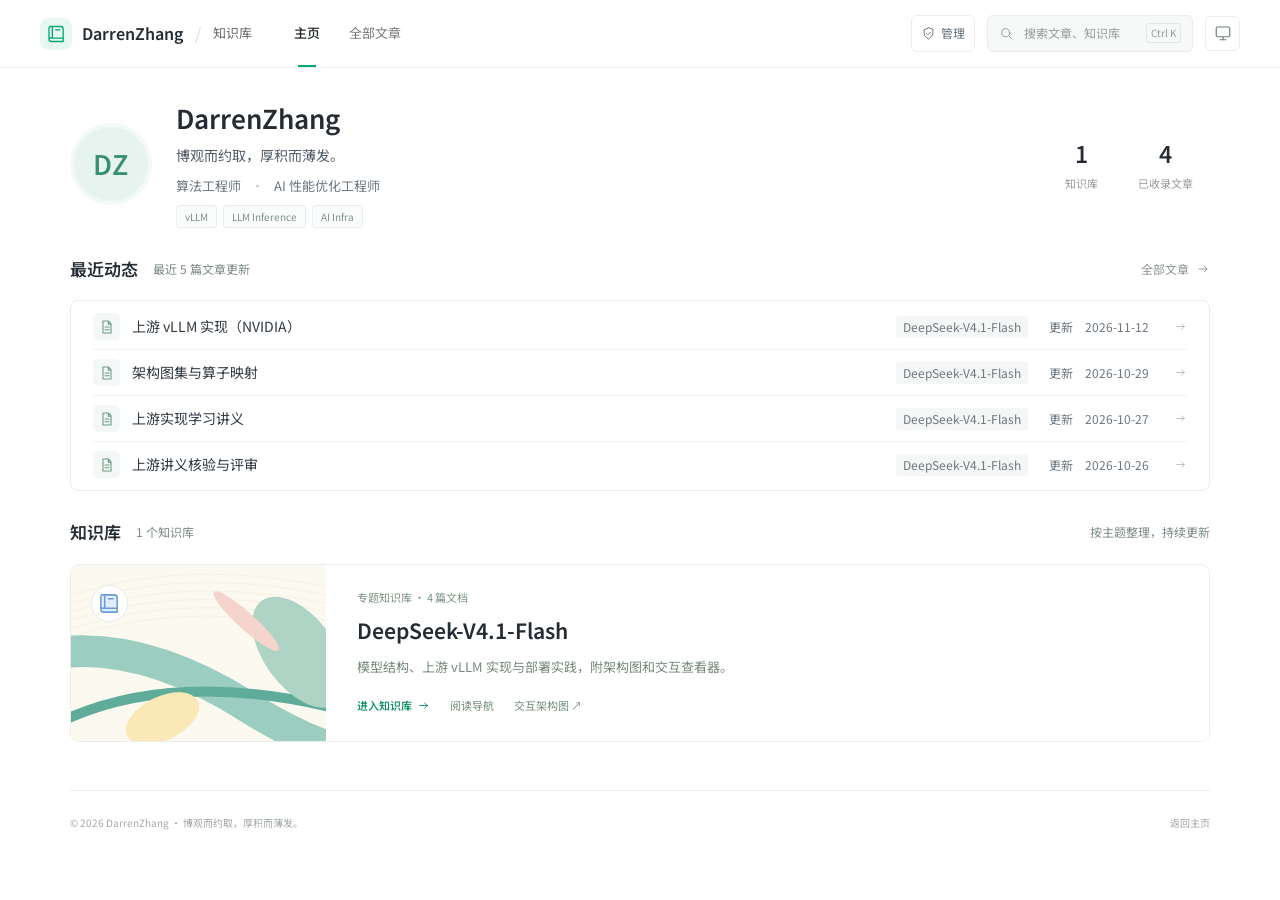
<file: index.html>
<!doctype html>
<html lang="zh-CN">
<head>
  <meta charset="UTF-8">
  <meta name="viewport" content="width=device-width,initial-scale=1">
  <meta name="theme-color" content="#ffffff">
  <meta name="color-scheme" content="light dark">
  <meta name="description" content="按主题整理 vLLM 推理、AI Infra 与工程实践。记录学习，也分享收获。">
  <title>DarrenZhang 的个人知识库</title>
  <link rel="icon" href="/favicon.svg" type="image/svg+xml">
  <script src="/theme.js?v=fbee3d9f1352"></script>
  <link rel="stylesheet" href="/vendor--site-font.css?v=b0946ebef50d">
  <link rel="stylesheet" href="/style.css?v=5cd1cd8771cb">
  <link rel="stylesheet" href="/typography.css?v=a72487c06eb6">
  <link rel="stylesheet" href="/vendor--katex.local.css">
  <link rel="stylesheet" href="/theme.css?v=256cddc575d0">
  <script defer src="/vendor--katex.min.js"></script>
  <script defer src="/vendor--auto-render.min.js"></script>
  <link rel="stylesheet" href="/directory.css?v=47fa461e633d" data-reader-directory>
  <link rel="stylesheet" href="/code.css?v=059cce3dda81" data-reader-code>
  <link rel="stylesheet" href="/markdown-extensions.css?v=fff3a5effa63">
  <link rel="stylesheet" href="/reuse.css?v=fbfcaa0d7de1">
  <script type="module" src="/app.js?v=233a677c7fbf"></script>

  <meta name="robots" content="index, follow, max-image-preview:large">
  <link rel="canonical" href="https://darrenzhang1007.github.io/">
  <meta property="og:locale" content="zh_CN">
  <meta property="og:site_name" content="DarrenZhang · 知识库">
  <meta property="og:type" content="website">
  <meta property="og:title" content="DarrenZhang 的个人知识库">
  <meta property="og:description" content="按主题整理 vLLM 推理、AI Infra 与工程实践。记录学习，也分享收获。">
  <meta property="og:url" content="https://darrenzhang1007.github.io/">
  <meta property="og:image" content="https://darrenzhang1007.github.io/share-default.png">
  <meta property="og:image:type" content="image/png">
  <meta property="og:image:width" content="1200">
  <meta property="og:image:height" content="630">
  <meta property="og:image:alt" content="DarrenZhang 的个人技术知识库">
  <meta name="twitter:card" content="summary_large_image">
  <meta name="twitter:title" content="DarrenZhang 的个人知识库">
  <meta name="twitter:description" content="按主题整理 vLLM 推理、AI Infra 与工程实践。记录学习，也分享收获。">
  <meta name="twitter:image" content="https://darrenzhang1007.github.io/share-default.png">
  <script type="application/ld+json">[{"@context":"https://schema.org","@type":"WebSite","@id":"https://darrenzhang1007.github.io/","url":"https://darrenzhang1007.github.io/","name":"DarrenZhang 的个人知识库","description":"按主题整理 vLLM 推理、AI Infra 与工程实践。记录学习，也分享收获。","inLanguage":"zh-CN"}]</script>
</head>
<body>
  <a class="skip-link" href="#main">跳到正文</a>
  <header class="site-header">
    <div class="header-inner">
      <a href="/" class="brand" aria-label="DarrenZhang 首页"><span class="brand-logo"><svg viewBox="0 0 24 24" aria-hidden="true"><path d="M4 3h13a3 3 0 0 1 3 3v15H6a3 3 0 0 1-3-3V6a3 3 0 0 1 1-3ZM7 3v14M3 18a2 2 0 0 1 3-1h14M11 7h5"/></svg></span>DarrenZhang<span class="brand-divider">/</span><span class="brand-label">知识库</span></a>
      <nav aria-label="主导航"><a href="/" data-nav="home" class="active" aria-current="page">主页</a><a href="/articles/" data-nav="articles">全部文章</a></nav>
      <div class="header-actions">
        <a class="manage-link" href="https://darrenzhang-notebook.blue-koala-1430.chatgpt.site" target="_blank" rel="noopener" aria-label="管理网站"><svg viewBox="0 0 24 24" aria-hidden="true"><path d="M12 3 5 6v6c0 4 7 9 7 9s7-5 7-9V6z"/><path d="m9 12 2 2 4-4"/></svg><span>管理</span></a>
        <button class="search-trigger" aria-label="搜索文章"><svg viewBox="0 0 24 24" aria-hidden="true"><circle cx="10.8" cy="10.8" r="6.5"/><path d="m16 16 4.5 4.5"/></svg><span>搜索文章、知识库</span><kbd>Ctrl K</kbd></button>
        <div class="theme-switcher">
          <button id="theme-toggle" class="theme-toggle" aria-label="显示主题" aria-controls="theme-panel" aria-expanded="false" title="显示主题">
            <svg class="theme-symbol" data-theme-symbol="system" viewBox="0 0 24 24" aria-hidden="true"><rect x="3" y="4" width="18" height="13" rx="2"/><path d="M8 21h8M12 17v4"/></svg>
            <svg class="theme-symbol" data-theme-symbol="light" viewBox="0 0 24 24" aria-hidden="true" hidden><circle cx="12" cy="12" r="4"/><path d="M12 2v2M12 20v2M2 12h2M20 12h2M5 5l1.5 1.5M17.5 17.5 19 19M5 19l1.5-1.5M17.5 6.5 19 5"/></svg>
            <svg class="theme-symbol" data-theme-symbol="dark" viewBox="0 0 24 24" aria-hidden="true" hidden><path d="M20.5 14A8.7 8.7 0 0 1 10 3.5 8.7 8.7 0 1 0 20.5 14Z"/></svg>
          </button>
          <div id="theme-panel" class="theme-panel" role="group" aria-label="显示主题" hidden>
            <p>显示主题</p>
            <button type="button" data-theme-option="system" aria-pressed="true"><span>跟随系统</span><span class="theme-check" aria-hidden="true">✓</span></button>
            <button type="button" data-theme-option="light" aria-pressed="false"><span>日间</span><span class="theme-check" aria-hidden="true">✓</span></button>
            <button type="button" data-theme-option="dark" aria-pressed="false"><span>夜间</span><span class="theme-check" aria-hidden="true">✓</span></button>
          </div>
        </div>
      </div>
    </div>
  </header>
  <main id="main" tabindex="-1"><div class="home-page"><section class="profile" aria-labelledby="profile-name"><div class="avatar" aria-label="DarrenZhang 字母头像">DZ</div><div class="profile-info"><h1 id="profile-name">DarrenZhang</h1><p class="profile-motto">博观而约取，厚积而薄发。</p><p class="profile-role">算法工程师 <span>·</span> AI 性能优化工程师</p><div class="profile-tags"><span>vLLM</span><span>LLM Inference</span><span>AI Infra</span></div></div><div class="profile-stats"><strong>1<small>知识库</small></strong><strong>4<small>已收录文章</small></strong></div></section><section class="recent-section" aria-labelledby="recent-heading"><div class="section-heading"><h2 id="recent-heading">最近动态 <span>最近 5 篇文章更新</span></h2><a href="/articles/">全部文章 <svg class="" viewBox="0 0 24 24" aria-hidden="true"><path d="M5 12h14m-5-5 5 5-5 5"/></svg></a></div><div class="activity-list"><a class="activity-row" href="/articles/dsv41-upstream/"><span class="activity-icon"><svg class="" viewBox="0 0 24 24" aria-hidden="true"><path d="M6 3h8l4 4v14H6zM14 3v5h4M9 12h6m-6 4h6"/></svg></span><span class="activity-title">上游 vLLM 实现（NVIDIA）</span><span class="activity-book">DeepSeek-V4.1-Flash</span><span class="activity-action">更新</span><time datetime="2026-11-12T07:13:28.156Z">2026-11-12</time><svg class="row-arrow" viewBox="0 0 24 24" aria-hidden="true"><path d="M5 12h14m-5-5 5 5-5 5"/></svg></a><a class="activity-row" href="/articles/dsv41-diagrams/"><span class="activity-icon"><svg class="" viewBox="0 0 24 24" aria-hidden="true"><path d="M6 3h8l4 4v14H6zM14 3v5h4M9 12h6m-6 4h6"/></svg></span><span class="activity-title">架构图集与算子映射</span><span class="activity-book">DeepSeek-V4.1-Flash</span><span class="activity-action">更新</span><time datetime="2026-10-29T07:29:05.565339+00:00">2026-10-29</time><svg class="row-arrow" viewBox="0 0 24 24" aria-hidden="true"><path d="M5 12h14m-5-5 5 5-5 5"/></svg></a><a class="activity-row" href="/articles/dsv41-reference/"><span class="activity-icon"><svg class="" viewBox="0 0 24 24" aria-hidden="true"><path d="M6 3h8l4 4v14H6zM14 3v5h4M9 12h6m-6 4h6"/></svg></span><span class="activity-title">上游实现学习讲义</span><span class="activity-book">DeepSeek-V4.1-Flash</span><span class="activity-action">更新</span><time datetime="2026-10-27T03:44:17.088229+00:00">2026-10-27</time><svg class="row-arrow" viewBox="0 0 24 24" aria-hidden="true"><path d="M5 12h14m-5-5 5 5-5 5"/></svg></a><a class="activity-row" href="/articles/dsv41-review/"><span class="activity-icon"><svg class="" viewBox="0 0 24 24" aria-hidden="true"><path d="M6 3h8l4 4v14H6zM14 3v5h4M9 12h6m-6 4h6"/></svg></span><span class="activity-title">上游讲义核验与评审</span><span class="activity-book">DeepSeek-V4.1-Flash</span><span class="activity-action">更新</span><time datetime="2026-10-26T09:04:47.233760+00:00">2026-10-26</time><svg class="row-arrow" viewBox="0 0 24 24" aria-hidden="true"><path d="M5 12h14m-5-5 5 5-5 5"/></svg></a></div></section><section class="books-section" aria-labelledby="books-heading"><div class="section-heading"><h2 id="books-heading">知识库 <span>1 个知识库</span></h2><span class="section-hint">按主题整理，持续更新</span></div><div class="book-grid single-book-grid"><article class="book-card featured-book-card"><a class="book-cover" href="/books/dsv41-flash/" aria-label="DeepSeek-V4.1-Flash 封面"><img src="/covers--leaves.svg" alt="" loading="lazy"></a><span class="book-badge"><svg class="" viewBox="0 0 24 24" aria-hidden="true"><path d="M4 3h13a3 3 0 0 1 3 3v15H6a3 3 0 0 1-3-3V6a3 3 0 0 1 1-3ZM7 3v14M3 18a2 2 0 0 1 3-1h14M11 7h5"/></svg></span><div class="book-card-body"><span class="book-feature-label">专题知识库 · 4 篇文档</span><h3><a href="/books/dsv41-flash/" aria-label="打开知识库：DeepSeek-V4.1-Flash">DeepSeek-V4.1-Flash</a></h3><p>模型结构、上游 vLLM 实现与部署实践，附架构图和交互查看器。</p><div class="book-feature-links"><a class="primary-book-link" href="/books/dsv41-flash/">进入知识库 <svg class="" viewBox="0 0 24 24" aria-hidden="true"><path d="M5 12h14m-5-5 5 5-5 5"/></svg></a><a href="/articles/dsv41-upstream/">阅读导航</a><a href="/dsv41--assets--html--dsv41_dynamic_architecture.html" target="_blank" rel="noopener">交互架构图 ↗</a></div></div></article></div></section></div></main>
  <footer class="site-footer"><span>© 2026 DarrenZhang · 博观而约取，厚积而薄发。</span><div><a href="/bookmarks/" hidden>阅读收藏</a><a href="/">返回主页</a></div></footer>
  <dialog id="search-dialog" aria-labelledby="search-title"><div class="search-heading"><h2 id="search-title">搜索全部知识库</h2><button class="icon-button" id="close-search" aria-label="关闭搜索">×</button></div><label class="search-box"><svg viewBox="0 0 24 24" aria-hidden="true"><circle cx="10.8" cy="10.8" r="6.5"/><path d="m16 16 4.5 4.5"/></svg><input id="search-input" type="search" role="combobox" aria-autocomplete="list" aria-controls="search-results" aria-expanded="false" maxlength="200" placeholder="搜索标题、关键词或正文…" autocomplete="off"></label><p id="search-summary" class="search-hint" role="status" aria-live="polite">搜索标题、章节与正文</p><div id="search-results" role="listbox" aria-label="搜索结果"></div><div class="search-footer"><span>↑ ↓ 选择 · Enter 阅读</span><span>Esc 关闭</span></div></dialog>
  <dialog id="image-preview" class="image-preview" aria-labelledby="image-title"><header class="image-preview-header"><h2 id="image-title">架构图预览</h2><div class="image-controls"><button id="image-zoom-out" aria-label="缩小图片">−</button><span id="image-scale" aria-live="polite">100%</span><button id="image-zoom-in" aria-label="放大图片">＋</button><button id="image-fit">适应窗口</button><a id="image-original" target="_blank" rel="noopener">打开原图 ↗</a><button id="image-close" aria-label="关闭图片预览">×</button></div></header><div id="image-stage" class="image-stage"><img id="image-large" alt="" draggable="false"></div><footer class="image-preview-footer">滚轮缩放 · 拖动平移 · Esc 关闭 <span>＋ / − 缩放，0 适应窗口</span></footer></dialog>
  <div id="toast" role="status" aria-live="polite"></div>
</body>
</html>
</file>
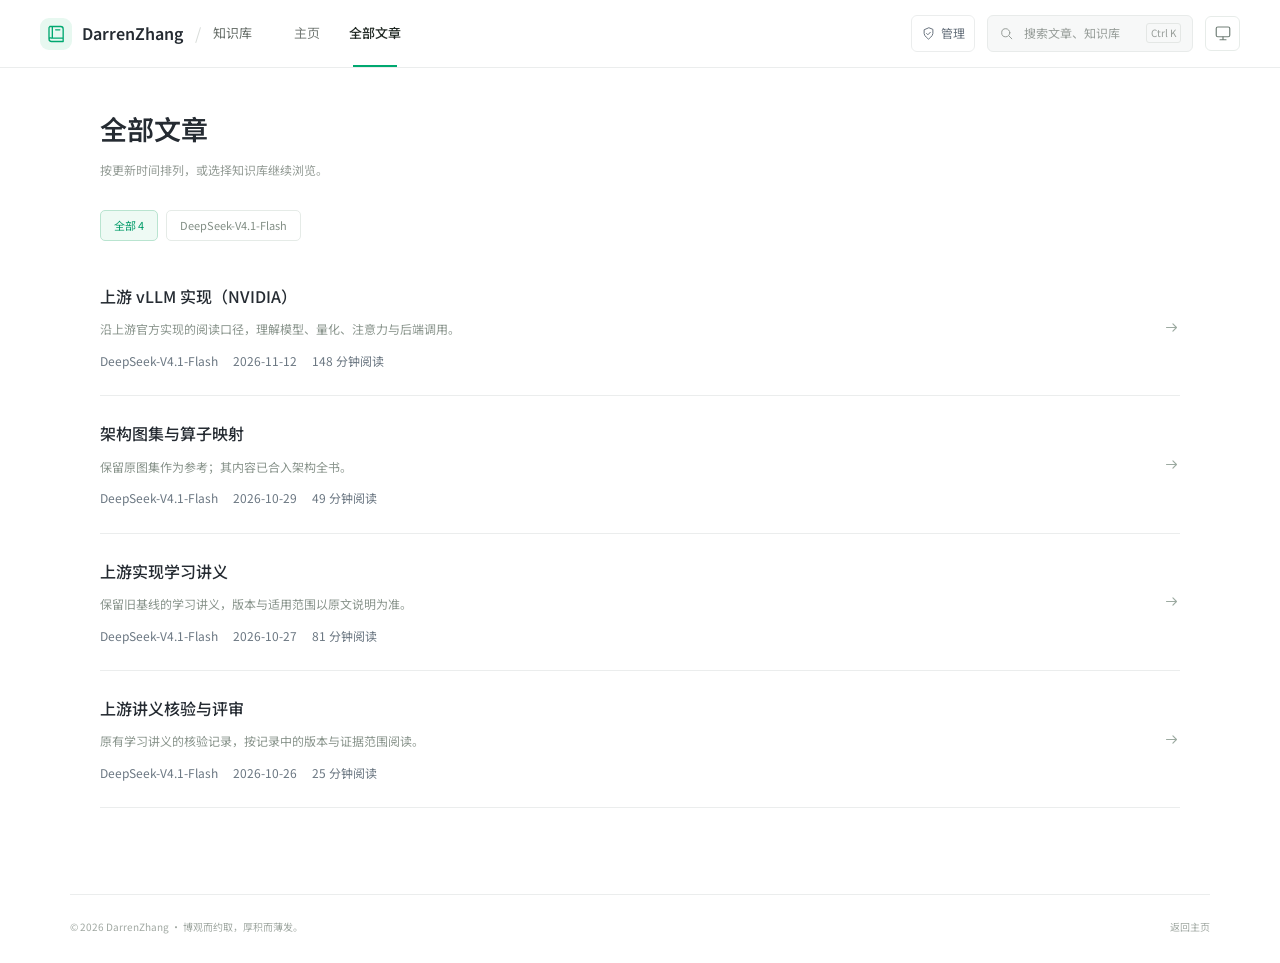
<file: articles/index.html>
<!doctype html>
<html lang="zh-CN">
<head>
  <meta charset="UTF-8">
  <meta name="viewport" content="width=device-width,initial-scale=1">
  <meta name="theme-color" content="#ffffff">
  <meta name="color-scheme" content="light dark">
  <meta name="description" content="按主题整理 vLLM 推理、AI Infra 与工程实践。记录学习，也分享收获。">
  <title>全部文章 · DarrenZhang</title>
  <link rel="icon" href="/favicon.svg" type="image/svg+xml">
  <script src="/theme.js?v=fbee3d9f1352"></script>
  <link rel="stylesheet" href="/vendor--site-font.css?v=b0946ebef50d">
  <link rel="stylesheet" href="/style.css?v=5cd1cd8771cb">
  <link rel="stylesheet" href="/typography.css?v=a72487c06eb6">
  <link rel="stylesheet" href="/vendor--katex.local.css">
  <link rel="stylesheet" href="/theme.css?v=256cddc575d0">
  <script defer src="/vendor--katex.min.js"></script>
  <script defer src="/vendor--auto-render.min.js"></script>
  <link rel="stylesheet" href="/directory.css?v=47fa461e633d" data-reader-directory>
  <link rel="stylesheet" href="/code.css?v=059cce3dda81" data-reader-code>
  <link rel="stylesheet" href="/markdown-extensions.css?v=fff3a5effa63">
  <link rel="stylesheet" href="/reuse.css?v=fbfcaa0d7de1">
  <script type="module" src="/app.js?v=233a677c7fbf"></script>

  <meta name="robots" content="index, follow, max-image-preview:large">
  <link rel="canonical" href="https://darrenzhang1007.github.io/articles/">
  <meta property="og:locale" content="zh_CN">
  <meta property="og:site_name" content="DarrenZhang · 知识库">
  <meta property="og:type" content="website">
  <meta property="og:title" content="全部文章">
  <meta property="og:description" content="按主题整理 vLLM 推理、AI Infra 与工程实践。记录学习，也分享收获。">
  <meta property="og:url" content="https://darrenzhang1007.github.io/articles/">
  <meta property="og:image" content="https://darrenzhang1007.github.io/share-default.png">
  <meta property="og:image:type" content="image/png">
  <meta property="og:image:width" content="1200">
  <meta property="og:image:height" content="630">
  <meta property="og:image:alt" content="DarrenZhang 的个人技术知识库">
  <meta name="twitter:card" content="summary_large_image">
  <meta name="twitter:title" content="全部文章">
  <meta name="twitter:description" content="按主题整理 vLLM 推理、AI Infra 与工程实践。记录学习，也分享收获。">
  <meta name="twitter:image" content="https://darrenzhang1007.github.io/share-default.png">
  <script type="application/ld+json">[{"@context":"https://schema.org","@type":"CollectionPage","@id":"https://darrenzhang1007.github.io/articles/","url":"https://darrenzhang1007.github.io/articles/","name":"全部文章","description":"按主题整理 vLLM 推理、AI Infra 与工程实践。记录学习，也分享收获。","inLanguage":"zh-CN"}]</script>
</head>
<body>
  <a class="skip-link" href="#main">跳到正文</a>
  <header class="site-header">
    <div class="header-inner">
      <a href="/" class="brand" aria-label="DarrenZhang 首页"><span class="brand-logo"><svg viewBox="0 0 24 24" aria-hidden="true"><path d="M4 3h13a3 3 0 0 1 3 3v15H6a3 3 0 0 1-3-3V6a3 3 0 0 1 1-3ZM7 3v14M3 18a2 2 0 0 1 3-1h14M11 7h5"/></svg></span>DarrenZhang<span class="brand-divider">/</span><span class="brand-label">知识库</span></a>
      <nav aria-label="主导航"><a href="/" data-nav="home">主页</a><a href="/articles/" data-nav="articles" class="active" aria-current="page">全部文章</a></nav>
      <div class="header-actions">
        <a class="manage-link" href="https://darrenzhang-notebook.blue-koala-1430.chatgpt.site" target="_blank" rel="noopener" aria-label="管理网站"><svg viewBox="0 0 24 24" aria-hidden="true"><path d="M12 3 5 6v6c0 4 7 9 7 9s7-5 7-9V6z"/><path d="m9 12 2 2 4-4"/></svg><span>管理</span></a>
        <button class="search-trigger" aria-label="搜索文章"><svg viewBox="0 0 24 24" aria-hidden="true"><circle cx="10.8" cy="10.8" r="6.5"/><path d="m16 16 4.5 4.5"/></svg><span>搜索文章、知识库</span><kbd>Ctrl K</kbd></button>
        <div class="theme-switcher">
          <button id="theme-toggle" class="theme-toggle" aria-label="显示主题" aria-controls="theme-panel" aria-expanded="false" title="显示主题">
            <svg class="theme-symbol" data-theme-symbol="system" viewBox="0 0 24 24" aria-hidden="true"><rect x="3" y="4" width="18" height="13" rx="2"/><path d="M8 21h8M12 17v4"/></svg>
            <svg class="theme-symbol" data-theme-symbol="light" viewBox="0 0 24 24" aria-hidden="true" hidden><circle cx="12" cy="12" r="4"/><path d="M12 2v2M12 20v2M2 12h2M20 12h2M5 5l1.5 1.5M17.5 17.5 19 19M5 19l1.5-1.5M17.5 6.5 19 5"/></svg>
            <svg class="theme-symbol" data-theme-symbol="dark" viewBox="0 0 24 24" aria-hidden="true" hidden><path d="M20.5 14A8.7 8.7 0 0 1 10 3.5 8.7 8.7 0 1 0 20.5 14Z"/></svg>
          </button>
          <div id="theme-panel" class="theme-panel" role="group" aria-label="显示主题" hidden>
            <p>显示主题</p>
            <button type="button" data-theme-option="system" aria-pressed="true"><span>跟随系统</span><span class="theme-check" aria-hidden="true">✓</span></button>
            <button type="button" data-theme-option="light" aria-pressed="false"><span>日间</span><span class="theme-check" aria-hidden="true">✓</span></button>
            <button type="button" data-theme-option="dark" aria-pressed="false"><span>夜间</span><span class="theme-check" aria-hidden="true">✓</span></button>
          </div>
        </div>
      </div>
    </div>
  </header>
  <main id="main" tabindex="-1"><div class="articles-page"><div class="page-heading"><h1>全部文章</h1><p>按更新时间排列，或选择知识库继续浏览。</p></div><div class="filters"><a href="/articles/" class="filter active">全部 4</a><a class="filter " href="/articles/?book=dsv41-flash">DeepSeek-V4.1-Flash</a></div><div class="all-article-list"><a class="article-list-row" href="/articles/dsv41-upstream/"><div><h2>上游 vLLM 实现（NVIDIA）</h2><p>沿上游官方实现的阅读口径，理解模型、量化、注意力与后端调用。</p><div class="document-meta"><span>DeepSeek-V4.1-Flash</span><span>2026-11-12</span><span>148 分钟阅读</span></div></div><svg class="" viewBox="0 0 24 24" aria-hidden="true"><path d="M5 12h14m-5-5 5 5-5 5"/></svg></a><a class="article-list-row" href="/articles/dsv41-diagrams/"><div><h2>架构图集与算子映射</h2><p>保留原图集作为参考；其内容已合入架构全书。</p><div class="document-meta"><span>DeepSeek-V4.1-Flash</span><span>2026-10-29</span><span>49 分钟阅读</span></div></div><svg class="" viewBox="0 0 24 24" aria-hidden="true"><path d="M5 12h14m-5-5 5 5-5 5"/></svg></a><a class="article-list-row" href="/articles/dsv41-reference/"><div><h2>上游实现学习讲义</h2><p>保留旧基线的学习讲义，版本与适用范围以原文说明为准。</p><div class="document-meta"><span>DeepSeek-V4.1-Flash</span><span>2026-10-27</span><span>81 分钟阅读</span></div></div><svg class="" viewBox="0 0 24 24" aria-hidden="true"><path d="M5 12h14m-5-5 5 5-5 5"/></svg></a><a class="article-list-row" href="/articles/dsv41-review/"><div><h2>上游讲义核验与评审</h2><p>原有学习讲义的核验记录，按记录中的版本与证据范围阅读。</p><div class="document-meta"><span>DeepSeek-V4.1-Flash</span><span>2026-10-26</span><span>25 分钟阅读</span></div></div><svg class="" viewBox="0 0 24 24" aria-hidden="true"><path d="M5 12h14m-5-5 5 5-5 5"/></svg></a></div></div></main>
  <footer class="site-footer"><span>© 2026 DarrenZhang · 博观而约取，厚积而薄发。</span><div><a href="/bookmarks/" hidden>阅读收藏</a><a href="/">返回主页</a></div></footer>
  <dialog id="search-dialog" aria-labelledby="search-title"><div class="search-heading"><h2 id="search-title">搜索全部知识库</h2><button class="icon-button" id="close-search" aria-label="关闭搜索">×</button></div><label class="search-box"><svg viewBox="0 0 24 24" aria-hidden="true"><circle cx="10.8" cy="10.8" r="6.5"/><path d="m16 16 4.5 4.5"/></svg><input id="search-input" type="search" role="combobox" aria-autocomplete="list" aria-controls="search-results" aria-expanded="false" maxlength="200" placeholder="搜索标题、关键词或正文…" autocomplete="off"></label><p id="search-summary" class="search-hint" role="status" aria-live="polite">搜索标题、章节与正文</p><div id="search-results" role="listbox" aria-label="搜索结果"></div><div class="search-footer"><span>↑ ↓ 选择 · Enter 阅读</span><span>Esc 关闭</span></div></dialog>
  <dialog id="image-preview" class="image-preview" aria-labelledby="image-title"><header class="image-preview-header"><h2 id="image-title">架构图预览</h2><div class="image-controls"><button id="image-zoom-out" aria-label="缩小图片">−</button><span id="image-scale" aria-live="polite">100%</span><button id="image-zoom-in" aria-label="放大图片">＋</button><button id="image-fit">适应窗口</button><a id="image-original" target="_blank" rel="noopener">打开原图 ↗</a><button id="image-close" aria-label="关闭图片预览">×</button></div></header><div id="image-stage" class="image-stage"><img id="image-large" alt="" draggable="false"></div><footer class="image-preview-footer">滚轮缩放 · 拖动平移 · Esc 关闭 <span>＋ / − 缩放，0 适应窗口</span></footer></dialog>
  <div id="toast" role="status" aria-live="polite"></div>
</body>
</html>
</file>
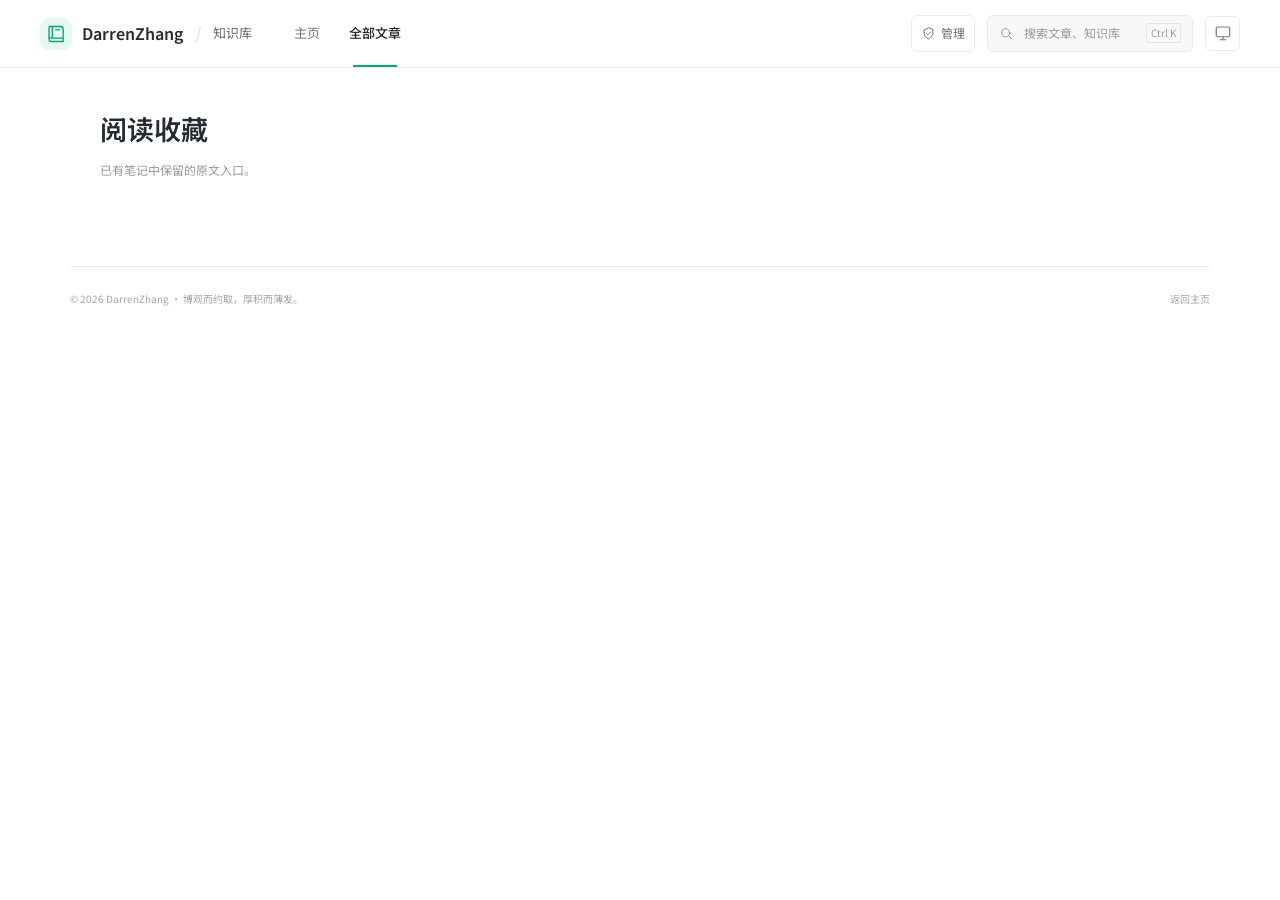
<file: bookmarks/index.html>
<!doctype html>
<html lang="zh-CN">
<head>
  <meta charset="UTF-8">
  <meta name="viewport" content="width=device-width,initial-scale=1">
  <meta name="theme-color" content="#ffffff">
  <meta name="color-scheme" content="light dark">
  <meta name="description" content="技术笔记引用和阅读入口。">
  <title>阅读收藏 · DarrenZhang</title>
  <link rel="icon" href="/favicon.svg" type="image/svg+xml">
  <script src="/theme.js?v=fbee3d9f1352"></script>
  <link rel="stylesheet" href="/vendor--site-font.css?v=b0946ebef50d">
  <link rel="stylesheet" href="/style.css?v=5cd1cd8771cb">
  <link rel="stylesheet" href="/typography.css?v=a72487c06eb6">
  <link rel="stylesheet" href="/vendor--katex.local.css">
  <link rel="stylesheet" href="/theme.css?v=256cddc575d0">
  <script defer src="/vendor--katex.min.js"></script>
  <script defer src="/vendor--auto-render.min.js"></script>
  <link rel="stylesheet" href="/directory.css?v=47fa461e633d" data-reader-directory>
  <link rel="stylesheet" href="/code.css?v=059cce3dda81" data-reader-code>
  <link rel="stylesheet" href="/markdown-extensions.css?v=fff3a5effa63">
  <link rel="stylesheet" href="/reuse.css?v=fbfcaa0d7de1">
  <script type="module" src="/app.js?v=233a677c7fbf"></script>

  <meta name="robots" content="noindex, follow">
  <meta property="og:locale" content="zh_CN">
  <meta property="og:site_name" content="DarrenZhang · 知识库">
  <meta property="og:type" content="website">
  <meta property="og:title" content="阅读收藏">
  <meta property="og:description" content="技术笔记引用和阅读入口。">
  <meta property="og:url" content="https://darrenzhang1007.github.io/bookmarks/">
  <meta property="og:image" content="https://darrenzhang1007.github.io/share-default.png">
  <meta property="og:image:type" content="image/png">
  <meta property="og:image:width" content="1200">
  <meta property="og:image:height" content="630">
  <meta property="og:image:alt" content="DarrenZhang 的个人技术知识库">
  <meta name="twitter:card" content="summary_large_image">
  <meta name="twitter:title" content="阅读收藏">
  <meta name="twitter:description" content="技术笔记引用和阅读入口。">
  <meta name="twitter:image" content="https://darrenzhang1007.github.io/share-default.png">
  <script type="application/ld+json">[{"@context":"https://schema.org","@type":"CollectionPage","@id":"https://darrenzhang1007.github.io/bookmarks/","url":"https://darrenzhang1007.github.io/bookmarks/","name":"阅读收藏","description":"技术笔记引用和阅读入口。","inLanguage":"zh-CN"}]</script>
</head>
<body>
  <a class="skip-link" href="#main">跳到正文</a>
  <header class="site-header">
    <div class="header-inner">
      <a href="/" class="brand" aria-label="DarrenZhang 首页"><span class="brand-logo"><svg viewBox="0 0 24 24" aria-hidden="true"><path d="M4 3h13a3 3 0 0 1 3 3v15H6a3 3 0 0 1-3-3V6a3 3 0 0 1 1-3ZM7 3v14M3 18a2 2 0 0 1 3-1h14M11 7h5"/></svg></span>DarrenZhang<span class="brand-divider">/</span><span class="brand-label">知识库</span></a>
      <nav aria-label="主导航"><a href="/" data-nav="home">主页</a><a href="/articles/" data-nav="articles" class="active" aria-current="page">全部文章</a></nav>
      <div class="header-actions">
        <a class="manage-link" href="https://darrenzhang-notebook.blue-koala-1430.chatgpt.site" target="_blank" rel="noopener" aria-label="管理网站"><svg viewBox="0 0 24 24" aria-hidden="true"><path d="M12 3 5 6v6c0 4 7 9 7 9s7-5 7-9V6z"/><path d="m9 12 2 2 4-4"/></svg><span>管理</span></a>
        <button class="search-trigger" aria-label="搜索文章"><svg viewBox="0 0 24 24" aria-hidden="true"><circle cx="10.8" cy="10.8" r="6.5"/><path d="m16 16 4.5 4.5"/></svg><span>搜索文章、知识库</span><kbd>Ctrl K</kbd></button>
        <div class="theme-switcher">
          <button id="theme-toggle" class="theme-toggle" aria-label="显示主题" aria-controls="theme-panel" aria-expanded="false" title="显示主题">
            <svg class="theme-symbol" data-theme-symbol="system" viewBox="0 0 24 24" aria-hidden="true"><rect x="3" y="4" width="18" height="13" rx="2"/><path d="M8 21h8M12 17v4"/></svg>
            <svg class="theme-symbol" data-theme-symbol="light" viewBox="0 0 24 24" aria-hidden="true" hidden><circle cx="12" cy="12" r="4"/><path d="M12 2v2M12 20v2M2 12h2M20 12h2M5 5l1.5 1.5M17.5 17.5 19 19M5 19l1.5-1.5M17.5 6.5 19 5"/></svg>
            <svg class="theme-symbol" data-theme-symbol="dark" viewBox="0 0 24 24" aria-hidden="true" hidden><path d="M20.5 14A8.7 8.7 0 0 1 10 3.5 8.7 8.7 0 1 0 20.5 14Z"/></svg>
          </button>
          <div id="theme-panel" class="theme-panel" role="group" aria-label="显示主题" hidden>
            <p>显示主题</p>
            <button type="button" data-theme-option="system" aria-pressed="true"><span>跟随系统</span><span class="theme-check" aria-hidden="true">✓</span></button>
            <button type="button" data-theme-option="light" aria-pressed="false"><span>日间</span><span class="theme-check" aria-hidden="true">✓</span></button>
            <button type="button" data-theme-option="dark" aria-pressed="false"><span>夜间</span><span class="theme-check" aria-hidden="true">✓</span></button>
          </div>
        </div>
      </div>
    </div>
  </header>
  <main id="main" tabindex="-1"><div class="articles-page"><div class="page-heading"><h1>阅读收藏</h1><p>已有笔记中保留的原文入口。</p></div></div></main>
  <footer class="site-footer"><span>© 2026 DarrenZhang · 博观而约取，厚积而薄发。</span><div><a href="/bookmarks/" hidden>阅读收藏</a><a href="/">返回主页</a></div></footer>
  <dialog id="search-dialog" aria-labelledby="search-title"><div class="search-heading"><h2 id="search-title">搜索全部知识库</h2><button class="icon-button" id="close-search" aria-label="关闭搜索">×</button></div><label class="search-box"><svg viewBox="0 0 24 24" aria-hidden="true"><circle cx="10.8" cy="10.8" r="6.5"/><path d="m16 16 4.5 4.5"/></svg><input id="search-input" type="search" role="combobox" aria-autocomplete="list" aria-controls="search-results" aria-expanded="false" maxlength="200" placeholder="搜索标题、关键词或正文…" autocomplete="off"></label><p id="search-summary" class="search-hint" role="status" aria-live="polite">搜索标题、章节与正文</p><div id="search-results" role="listbox" aria-label="搜索结果"></div><div class="search-footer"><span>↑ ↓ 选择 · Enter 阅读</span><span>Esc 关闭</span></div></dialog>
  <dialog id="image-preview" class="image-preview" aria-labelledby="image-title"><header class="image-preview-header"><h2 id="image-title">架构图预览</h2><div class="image-controls"><button id="image-zoom-out" aria-label="缩小图片">−</button><span id="image-scale" aria-live="polite">100%</span><button id="image-zoom-in" aria-label="放大图片">＋</button><button id="image-fit">适应窗口</button><a id="image-original" target="_blank" rel="noopener">打开原图 ↗</a><button id="image-close" aria-label="关闭图片预览">×</button></div></header><div id="image-stage" class="image-stage"><img id="image-large" alt="" draggable="false"></div><footer class="image-preview-footer">滚轮缩放 · 拖动平移 · Esc 关闭 <span>＋ / − 缩放，0 适应窗口</span></footer></dialog>
  <div id="toast" role="status" aria-live="polite"></div>
</body>
</html>
</file>
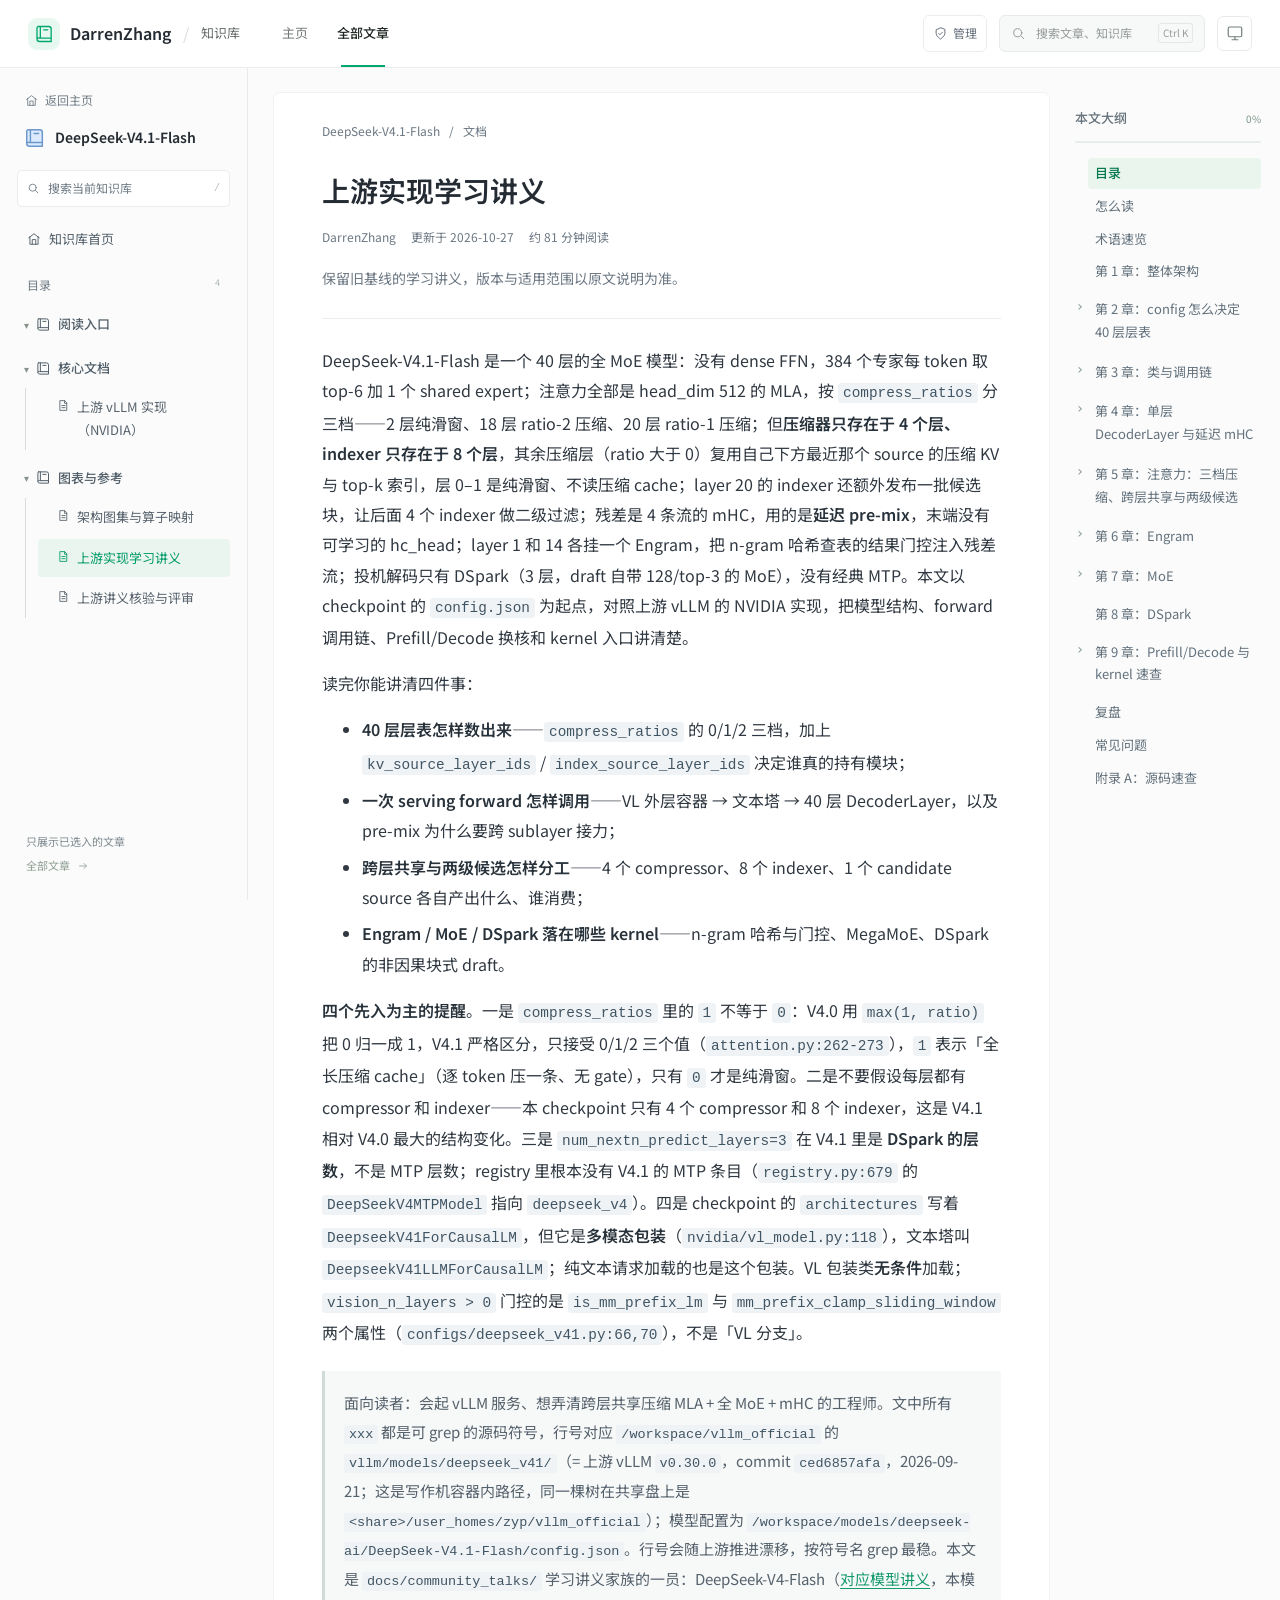
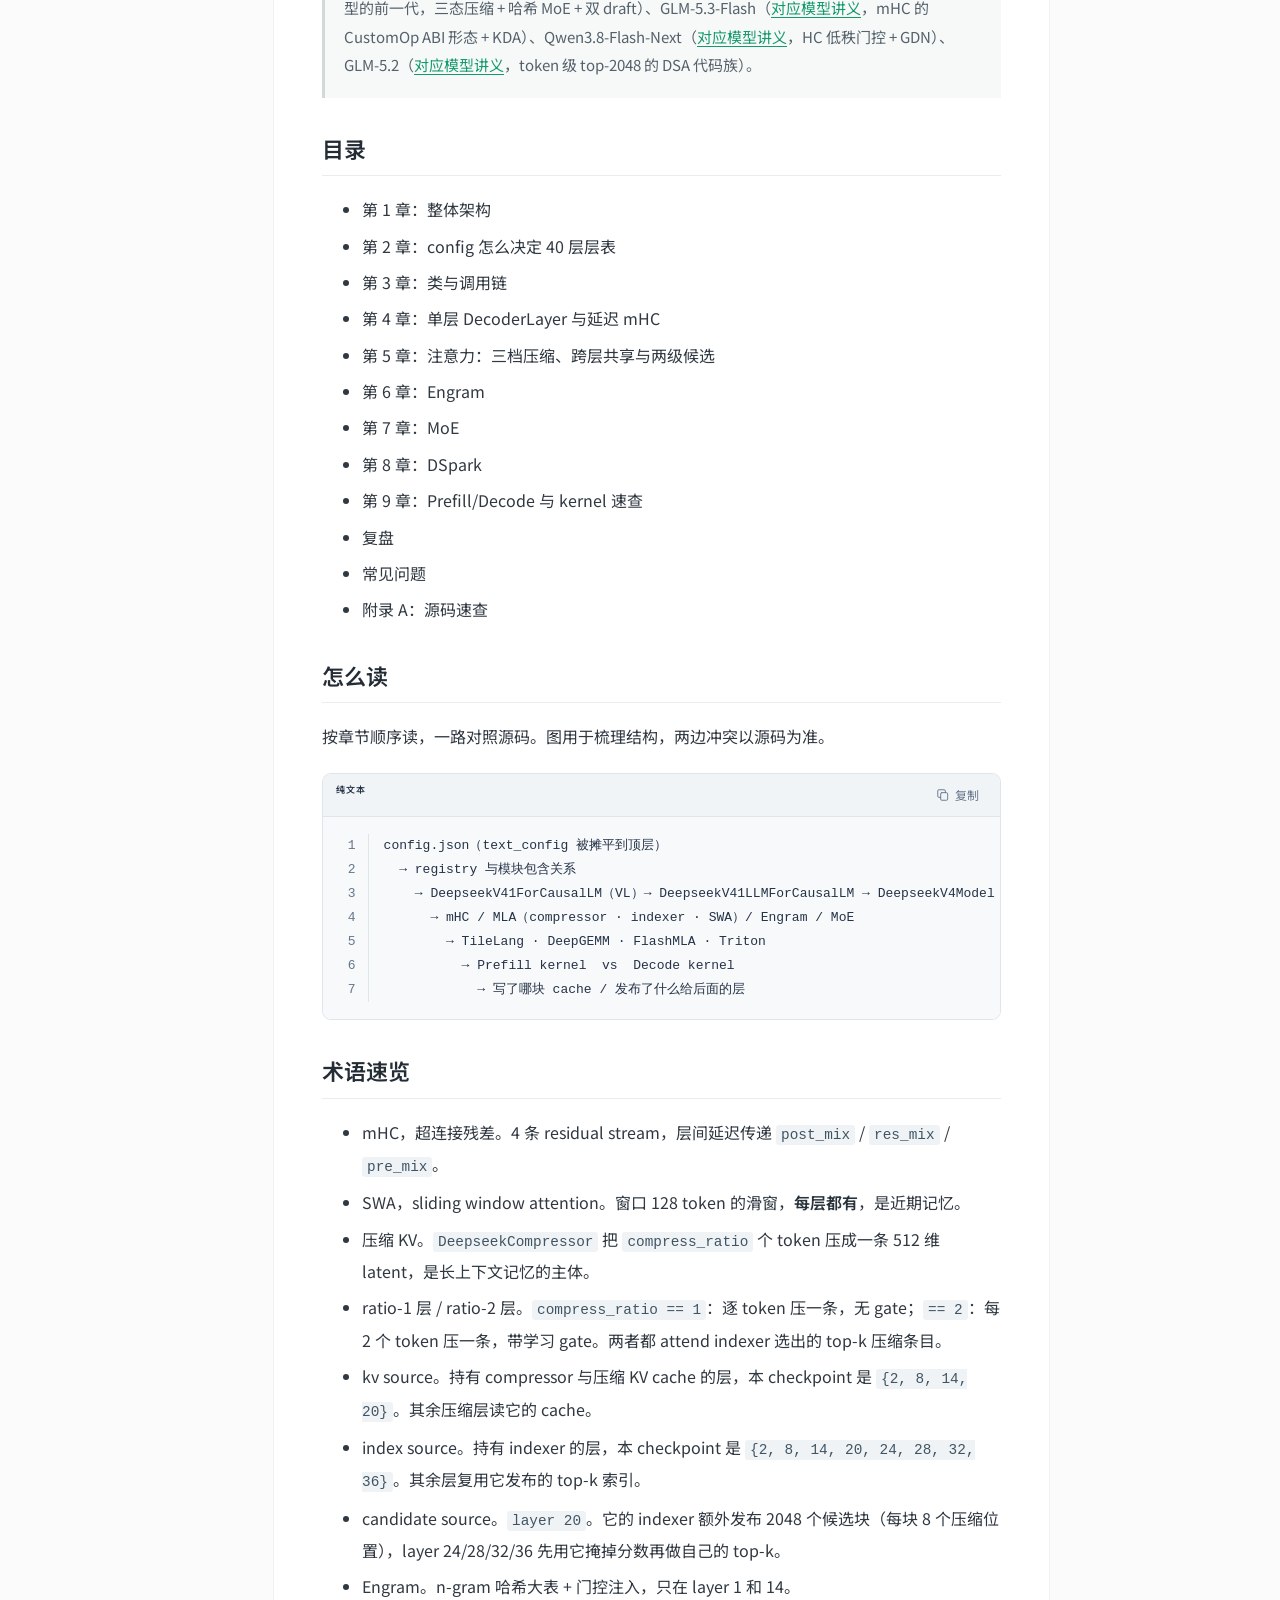
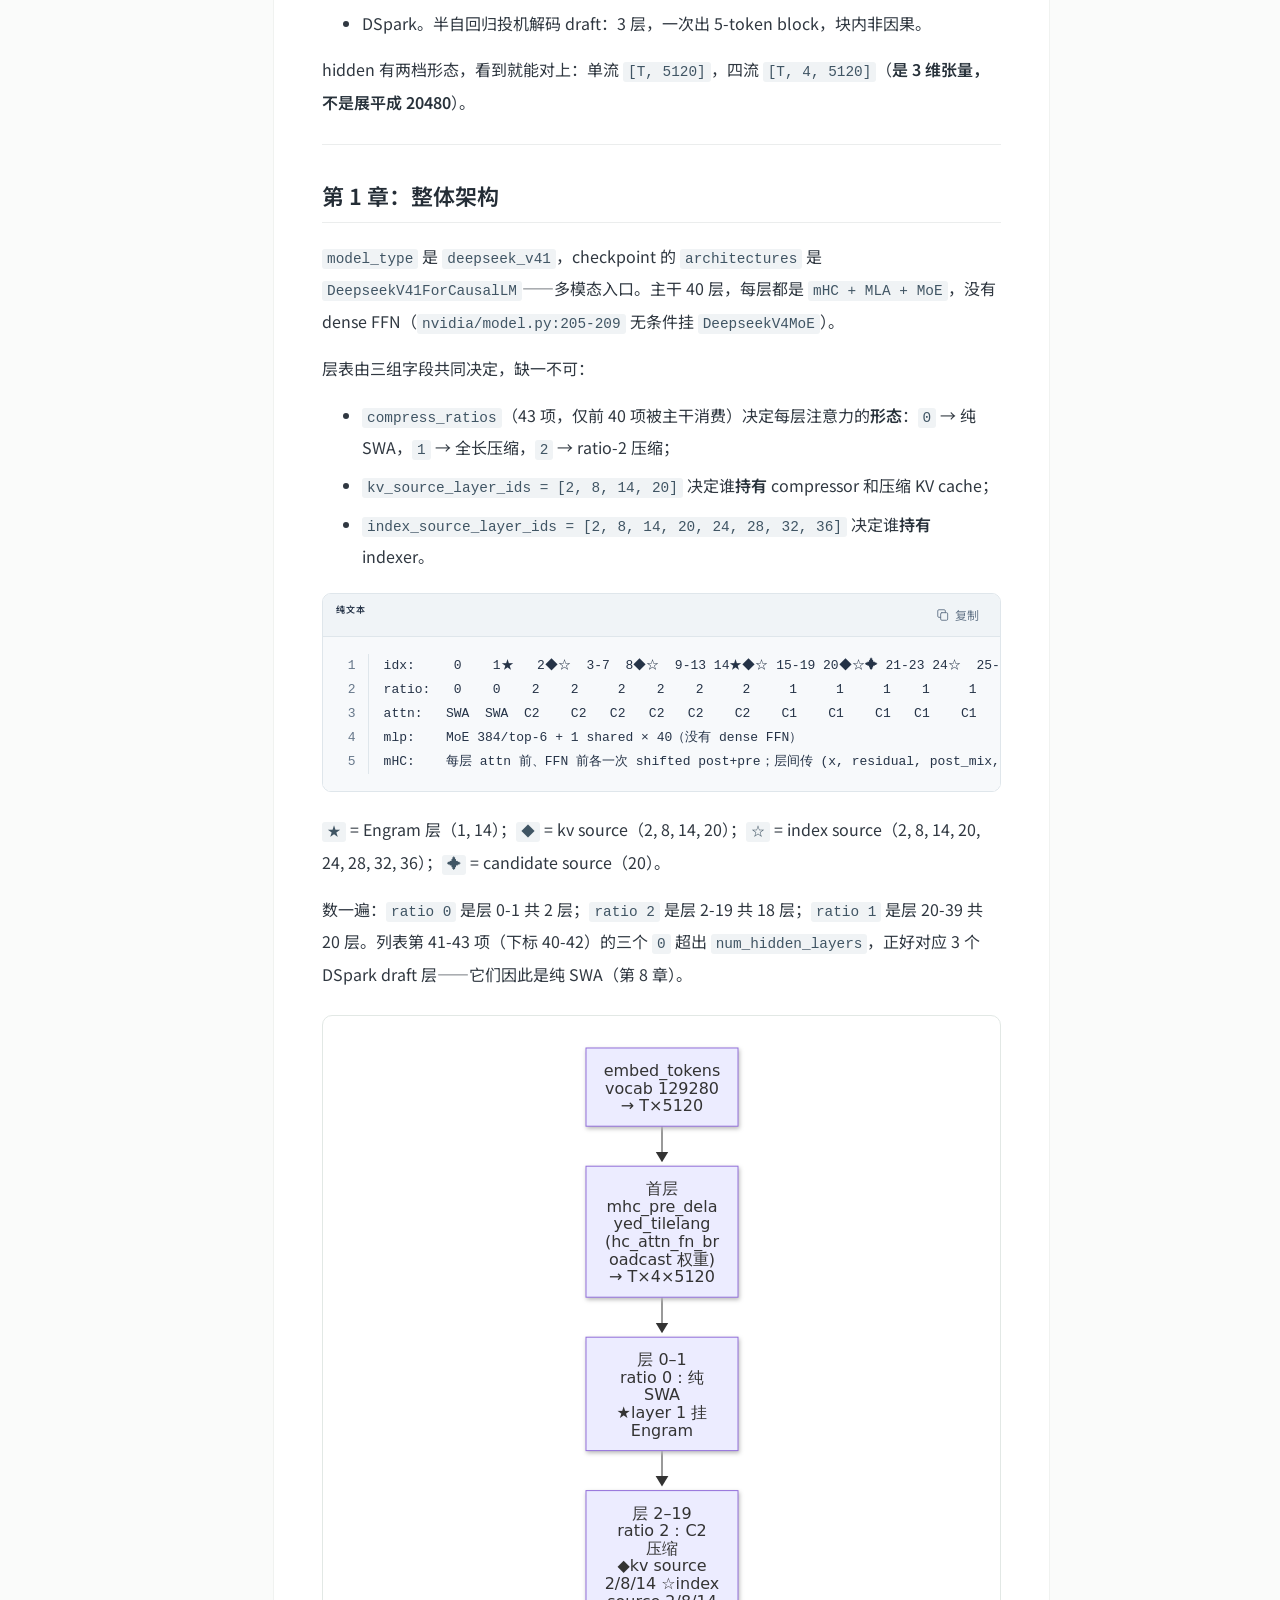
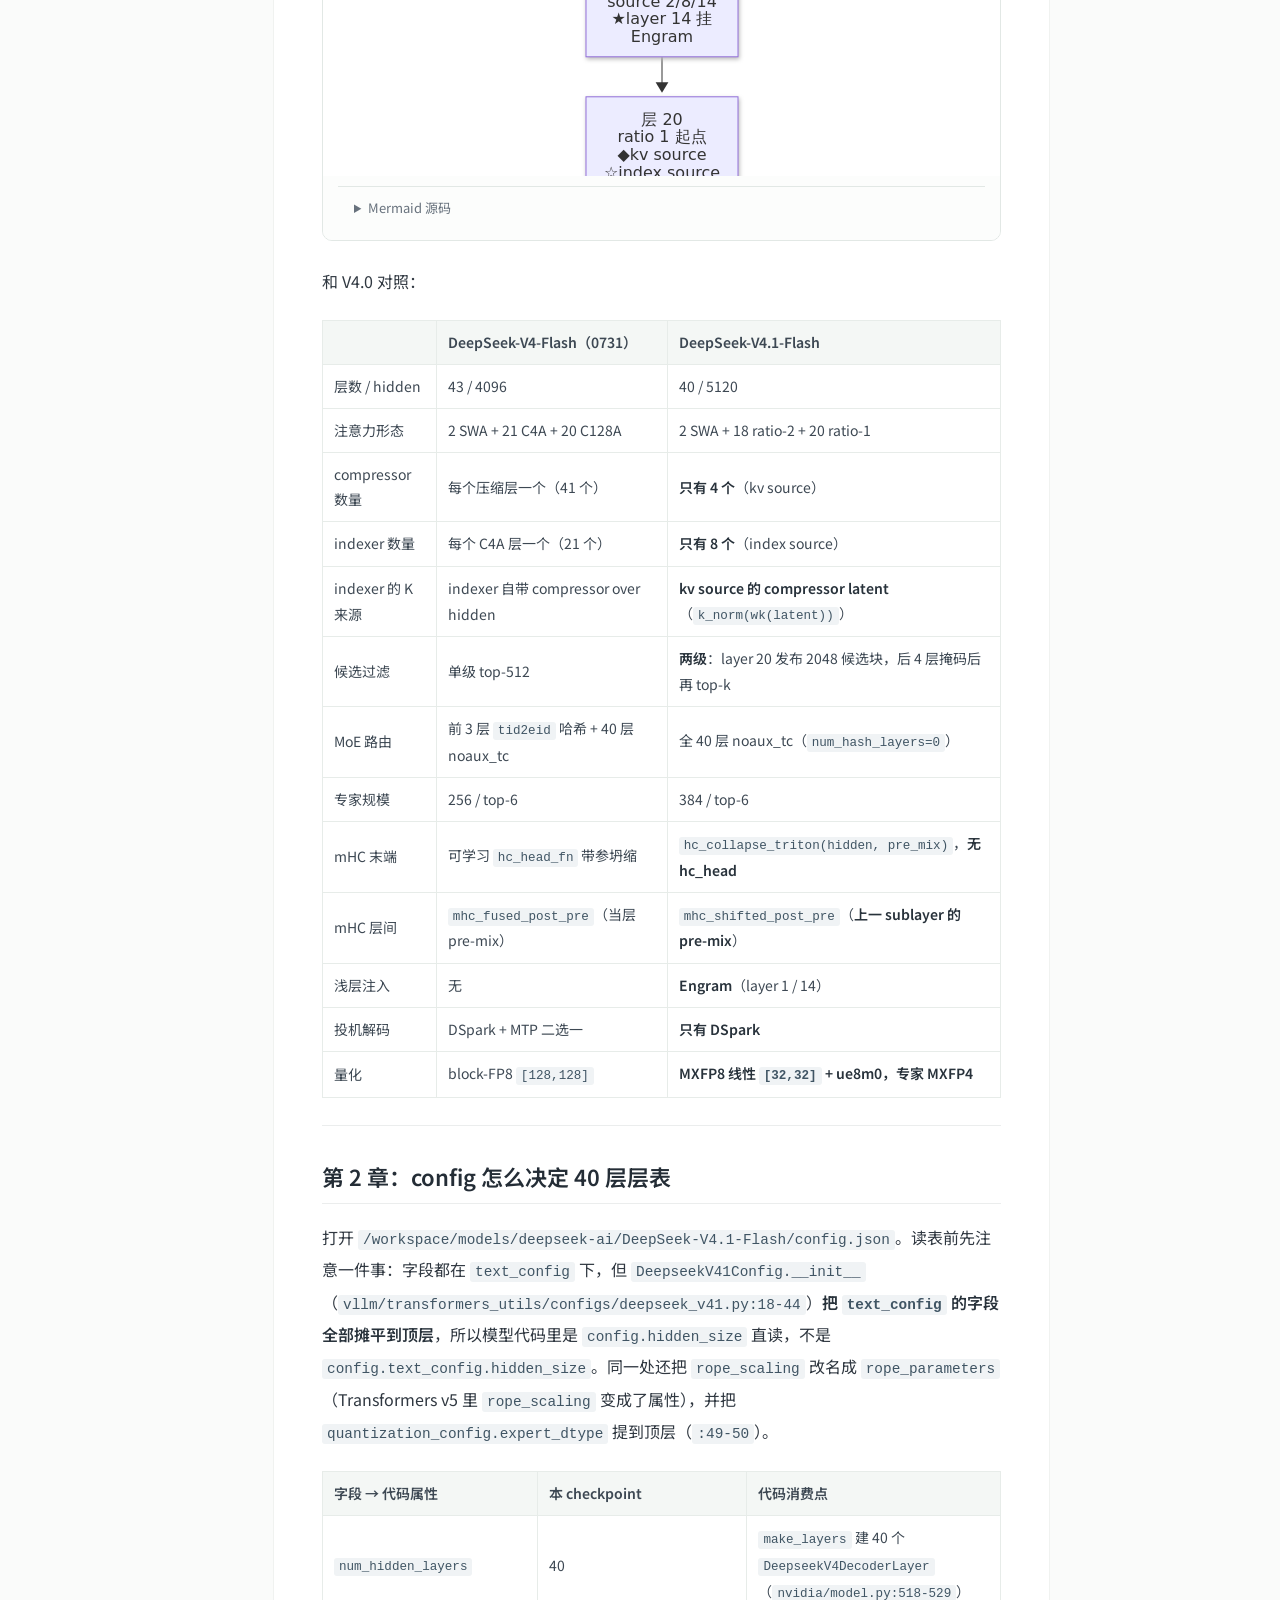
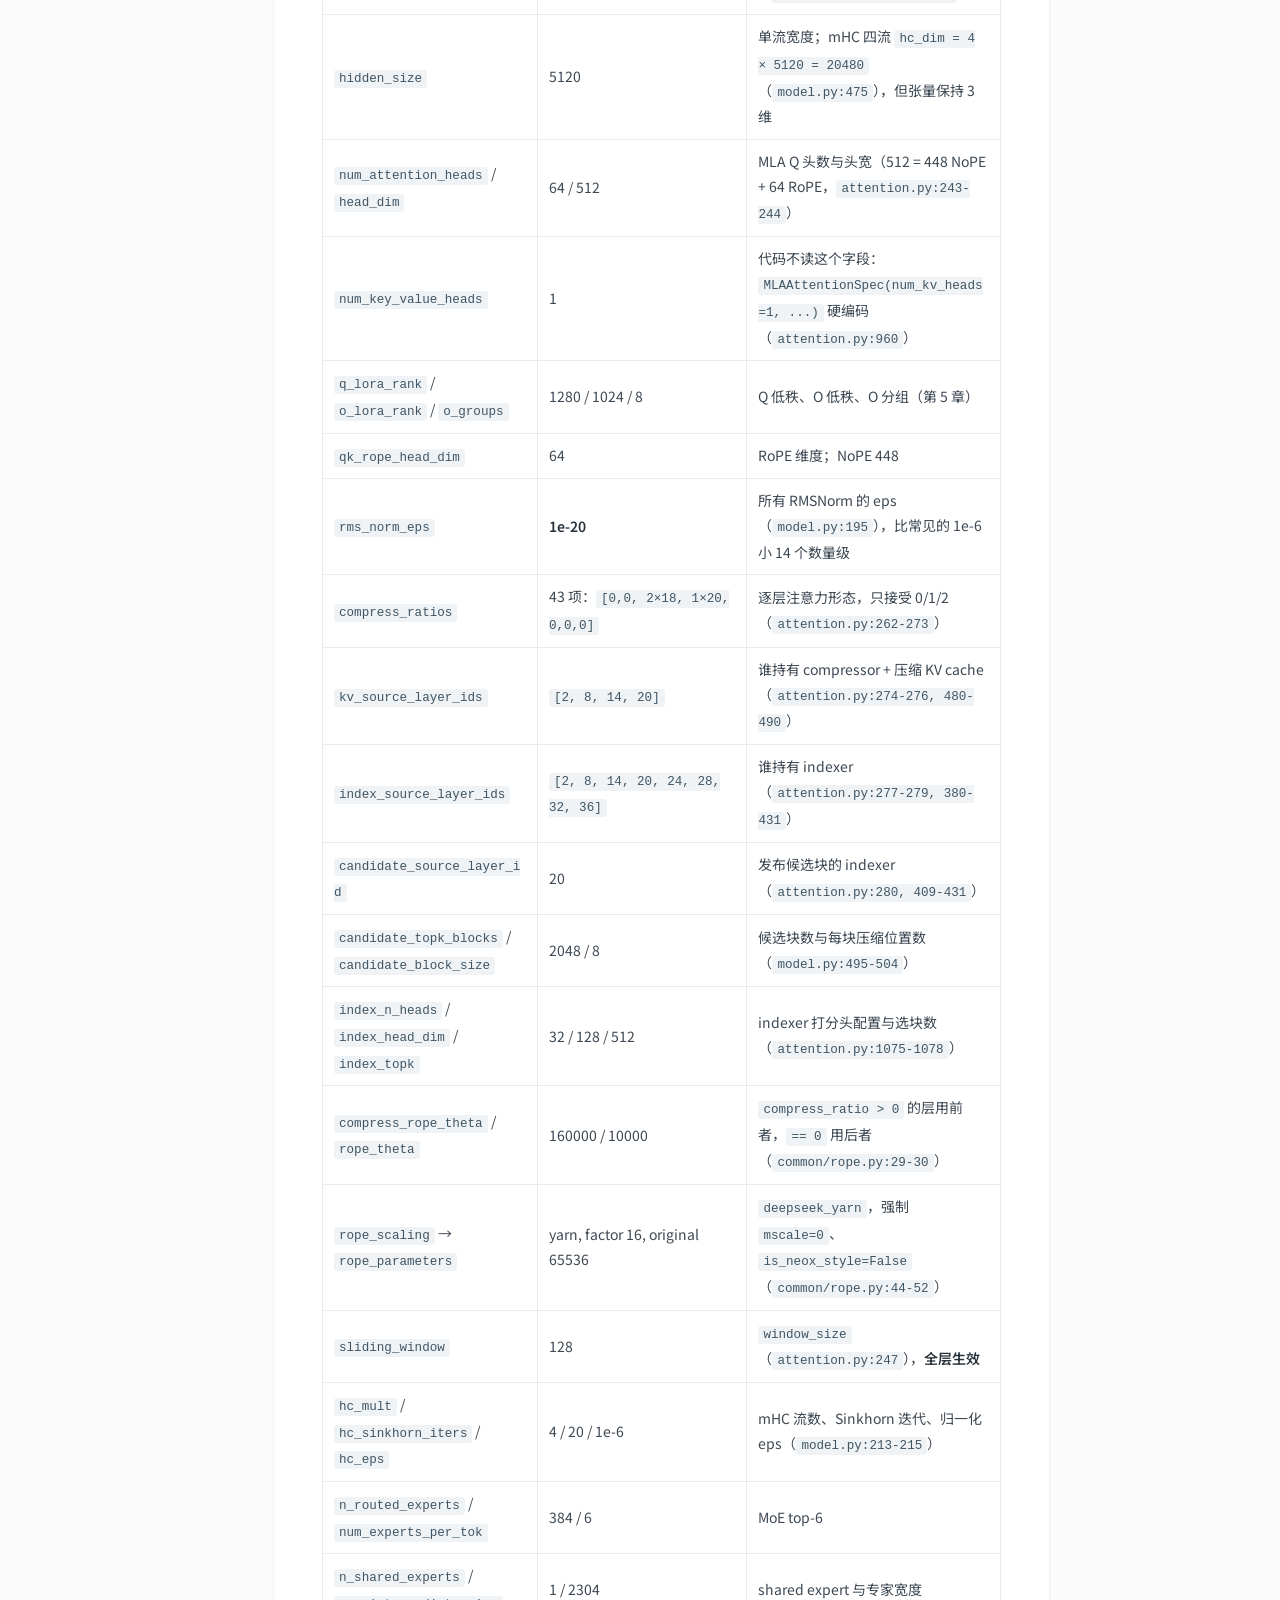
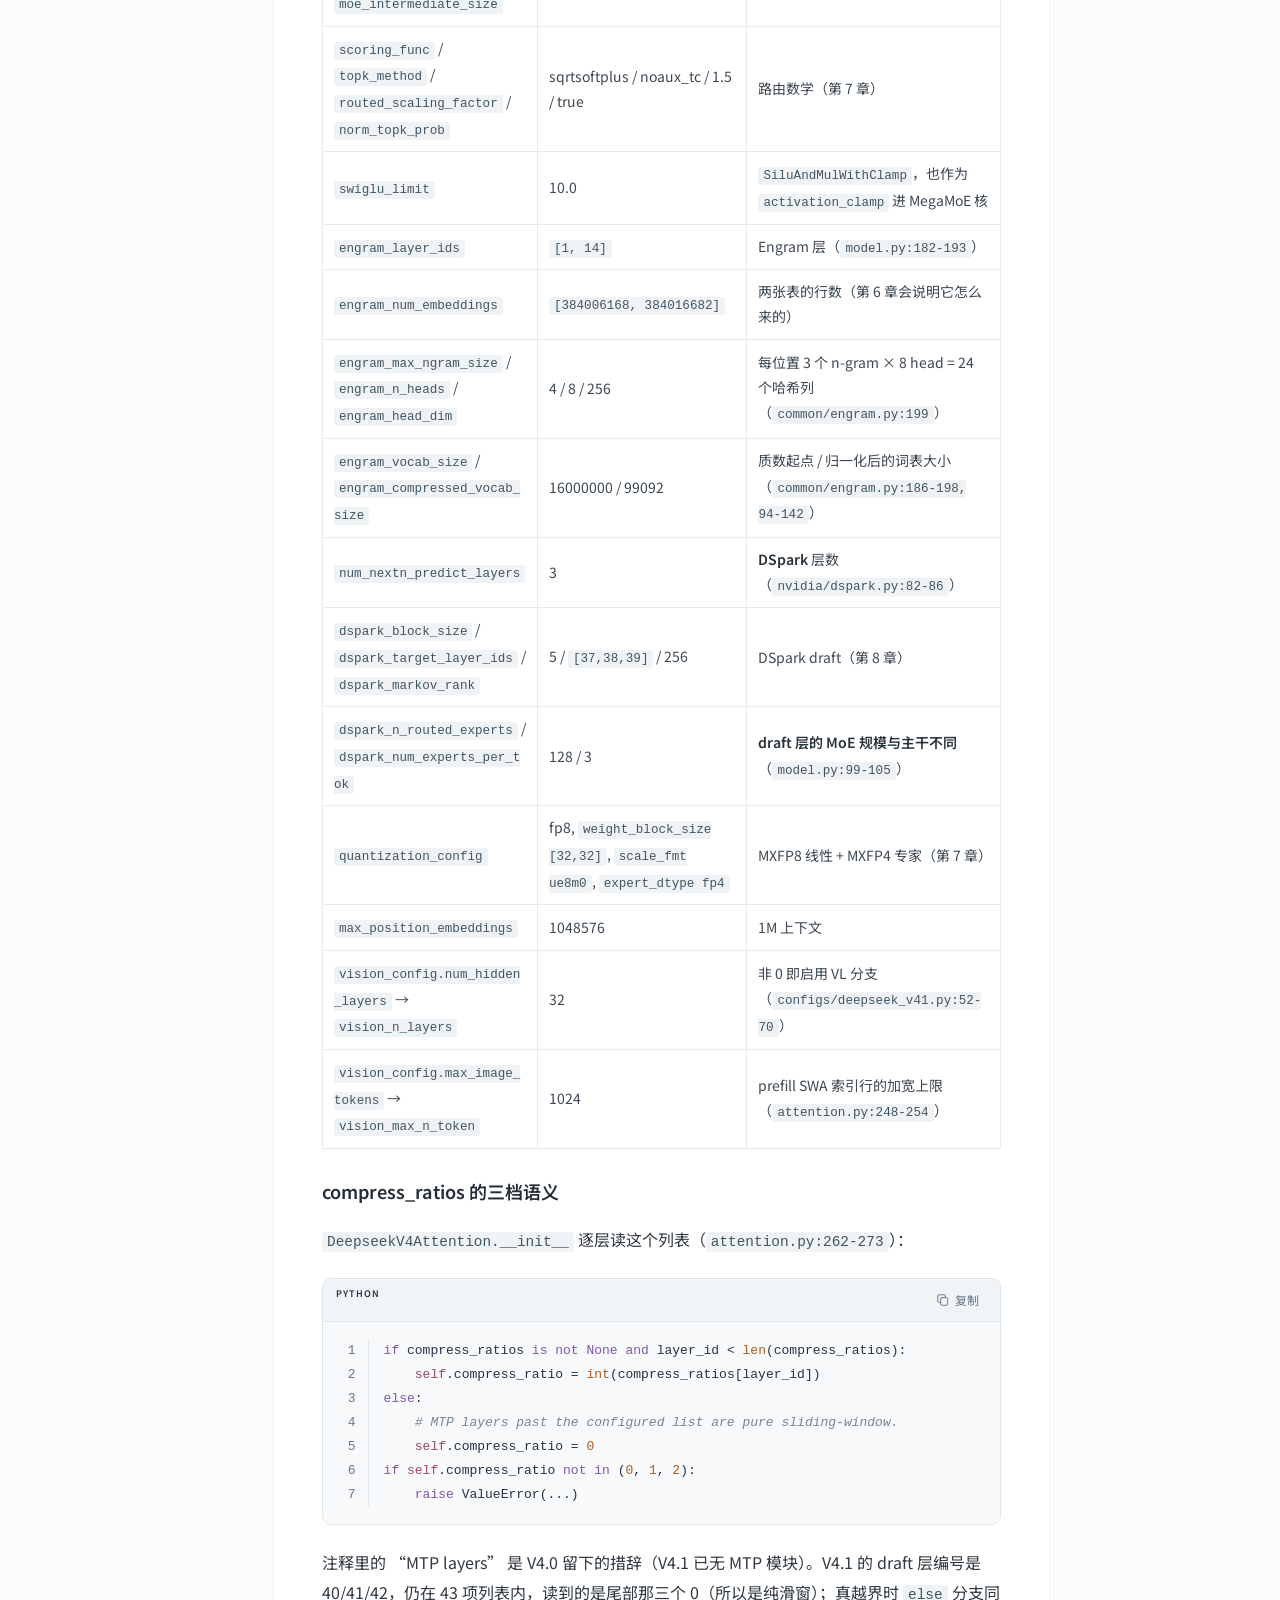
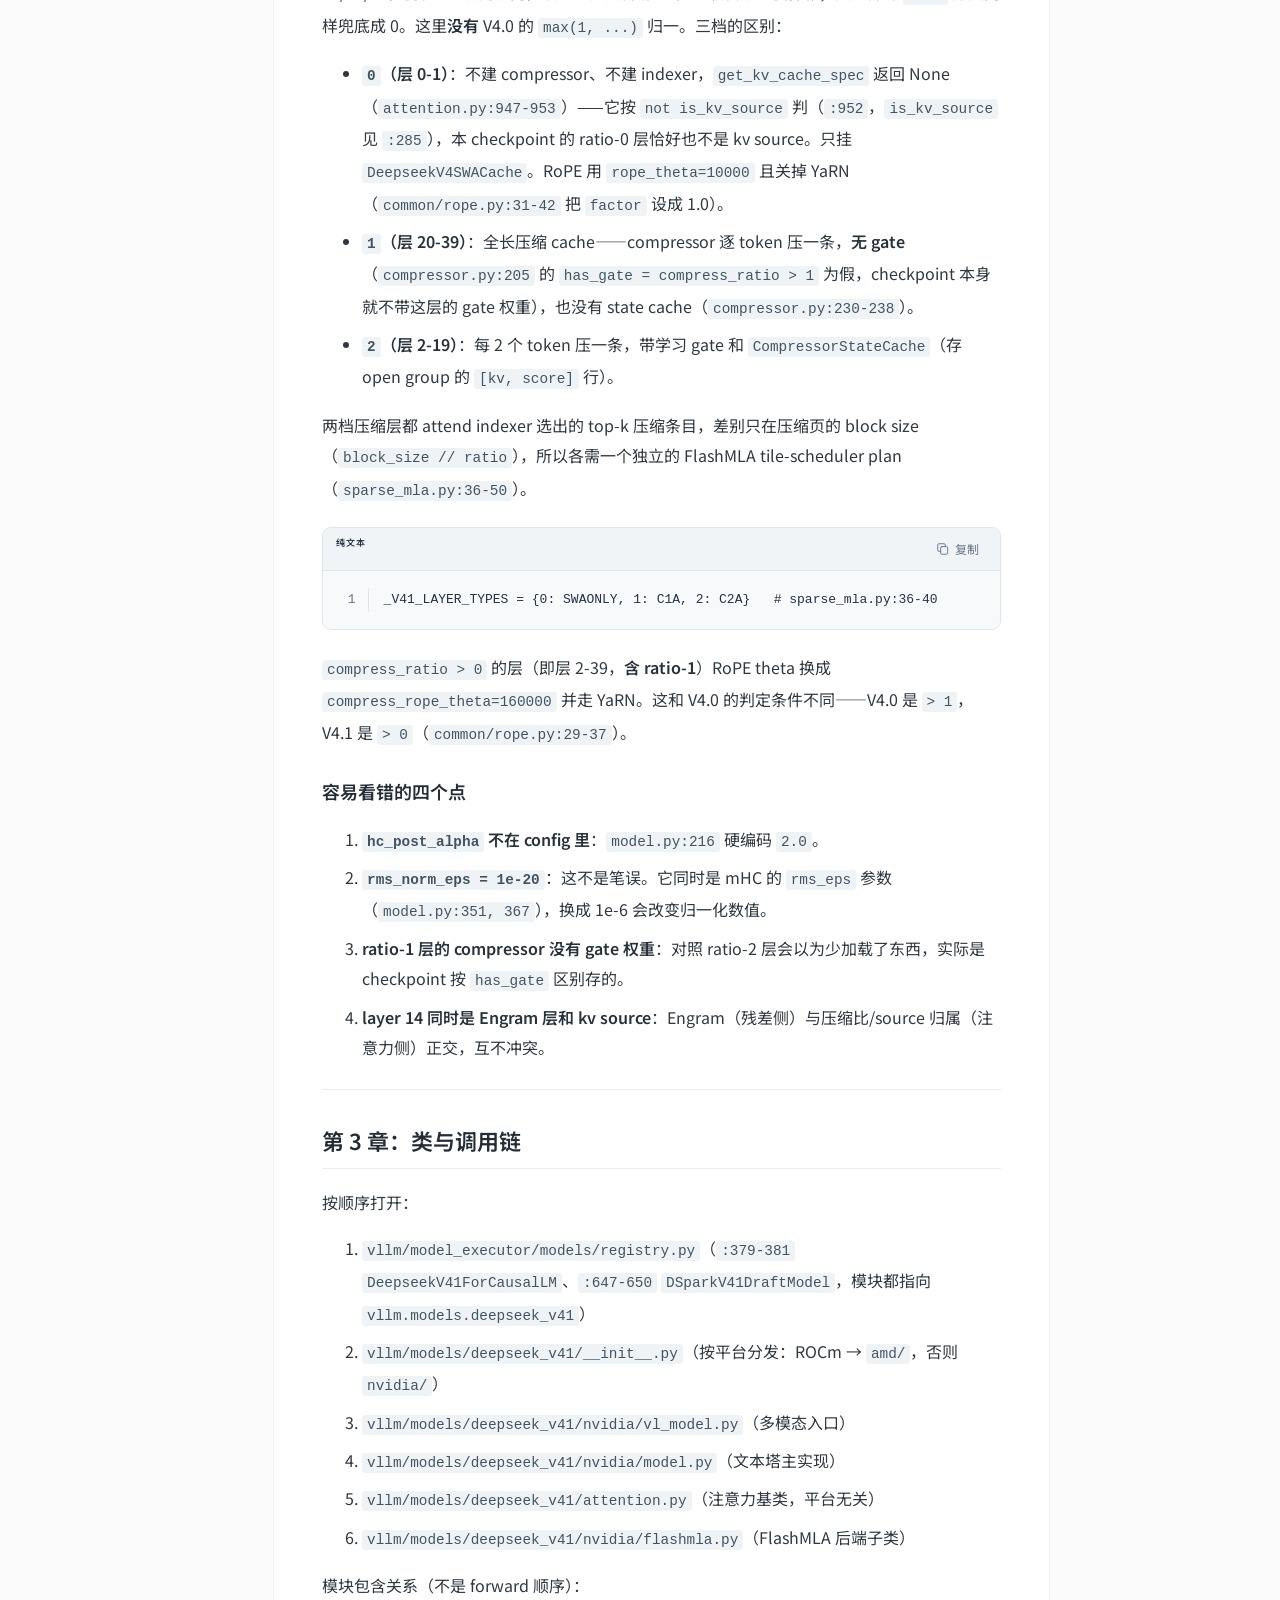
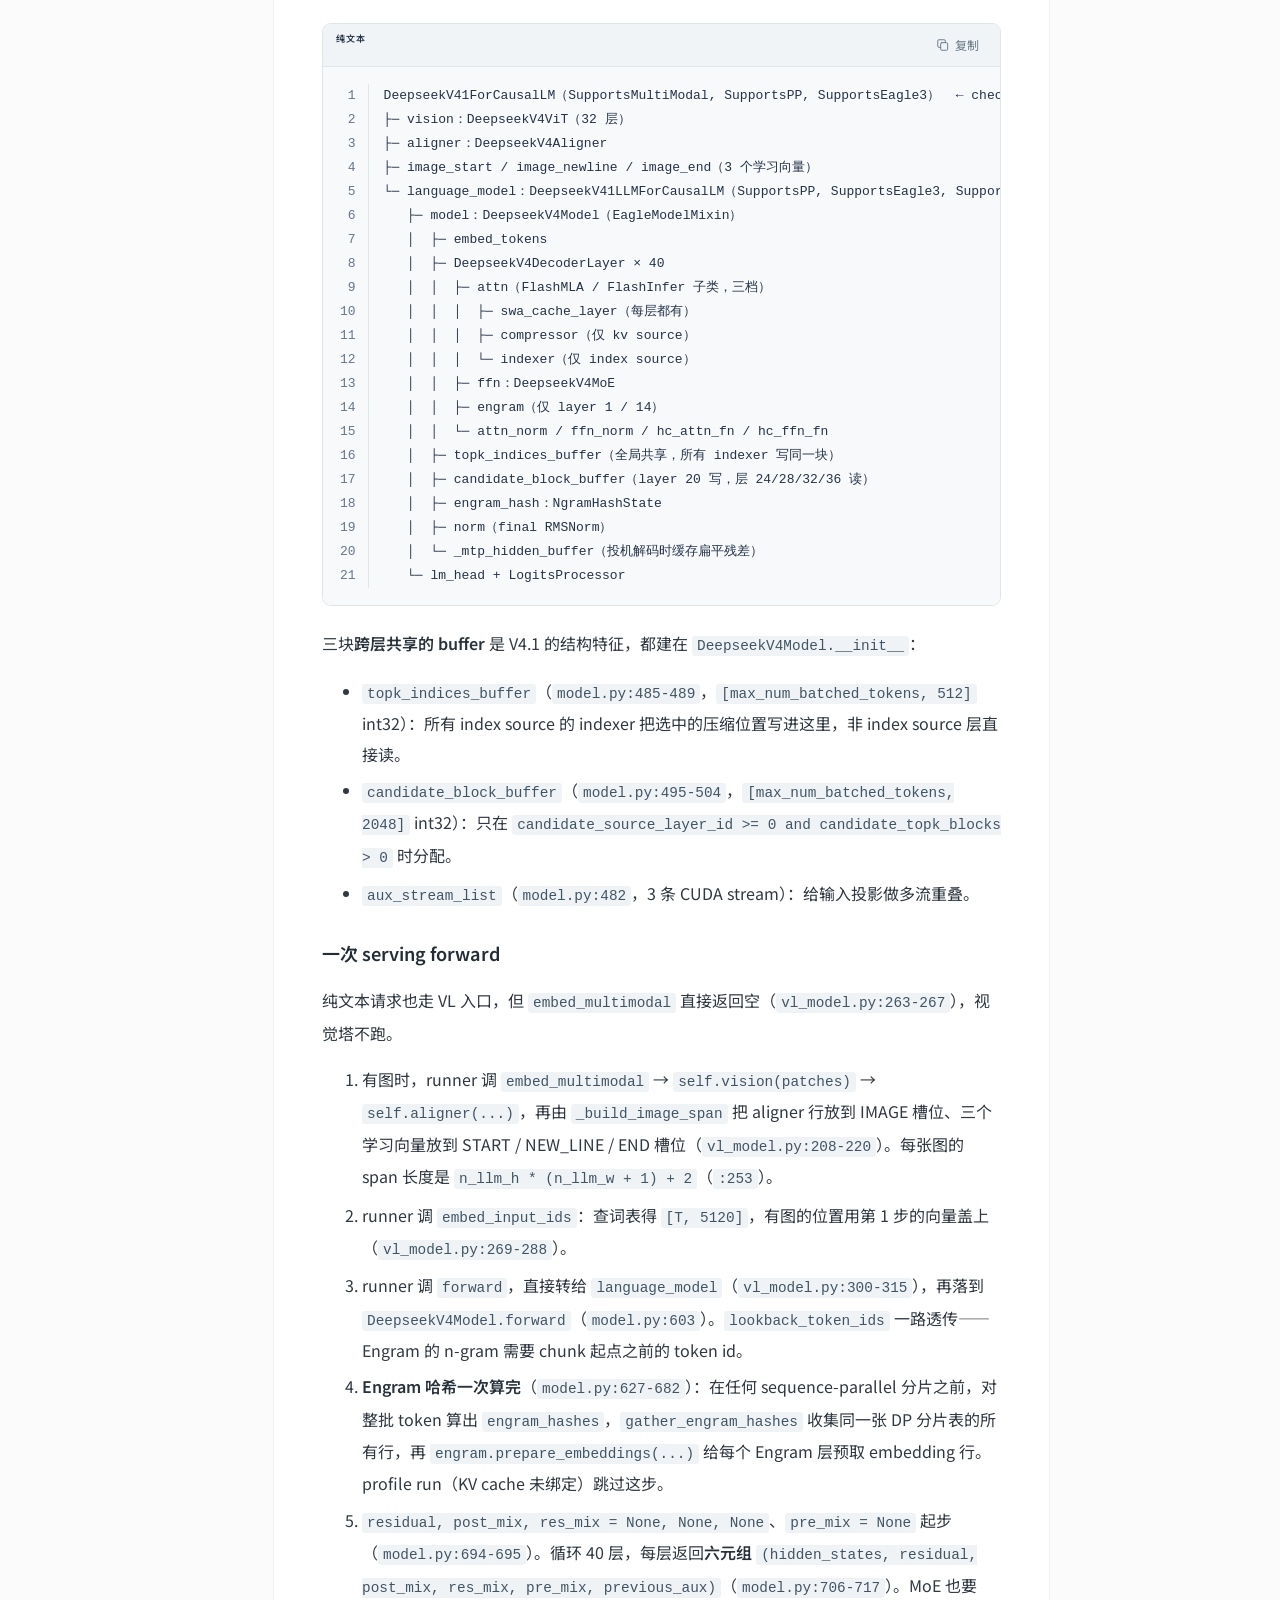
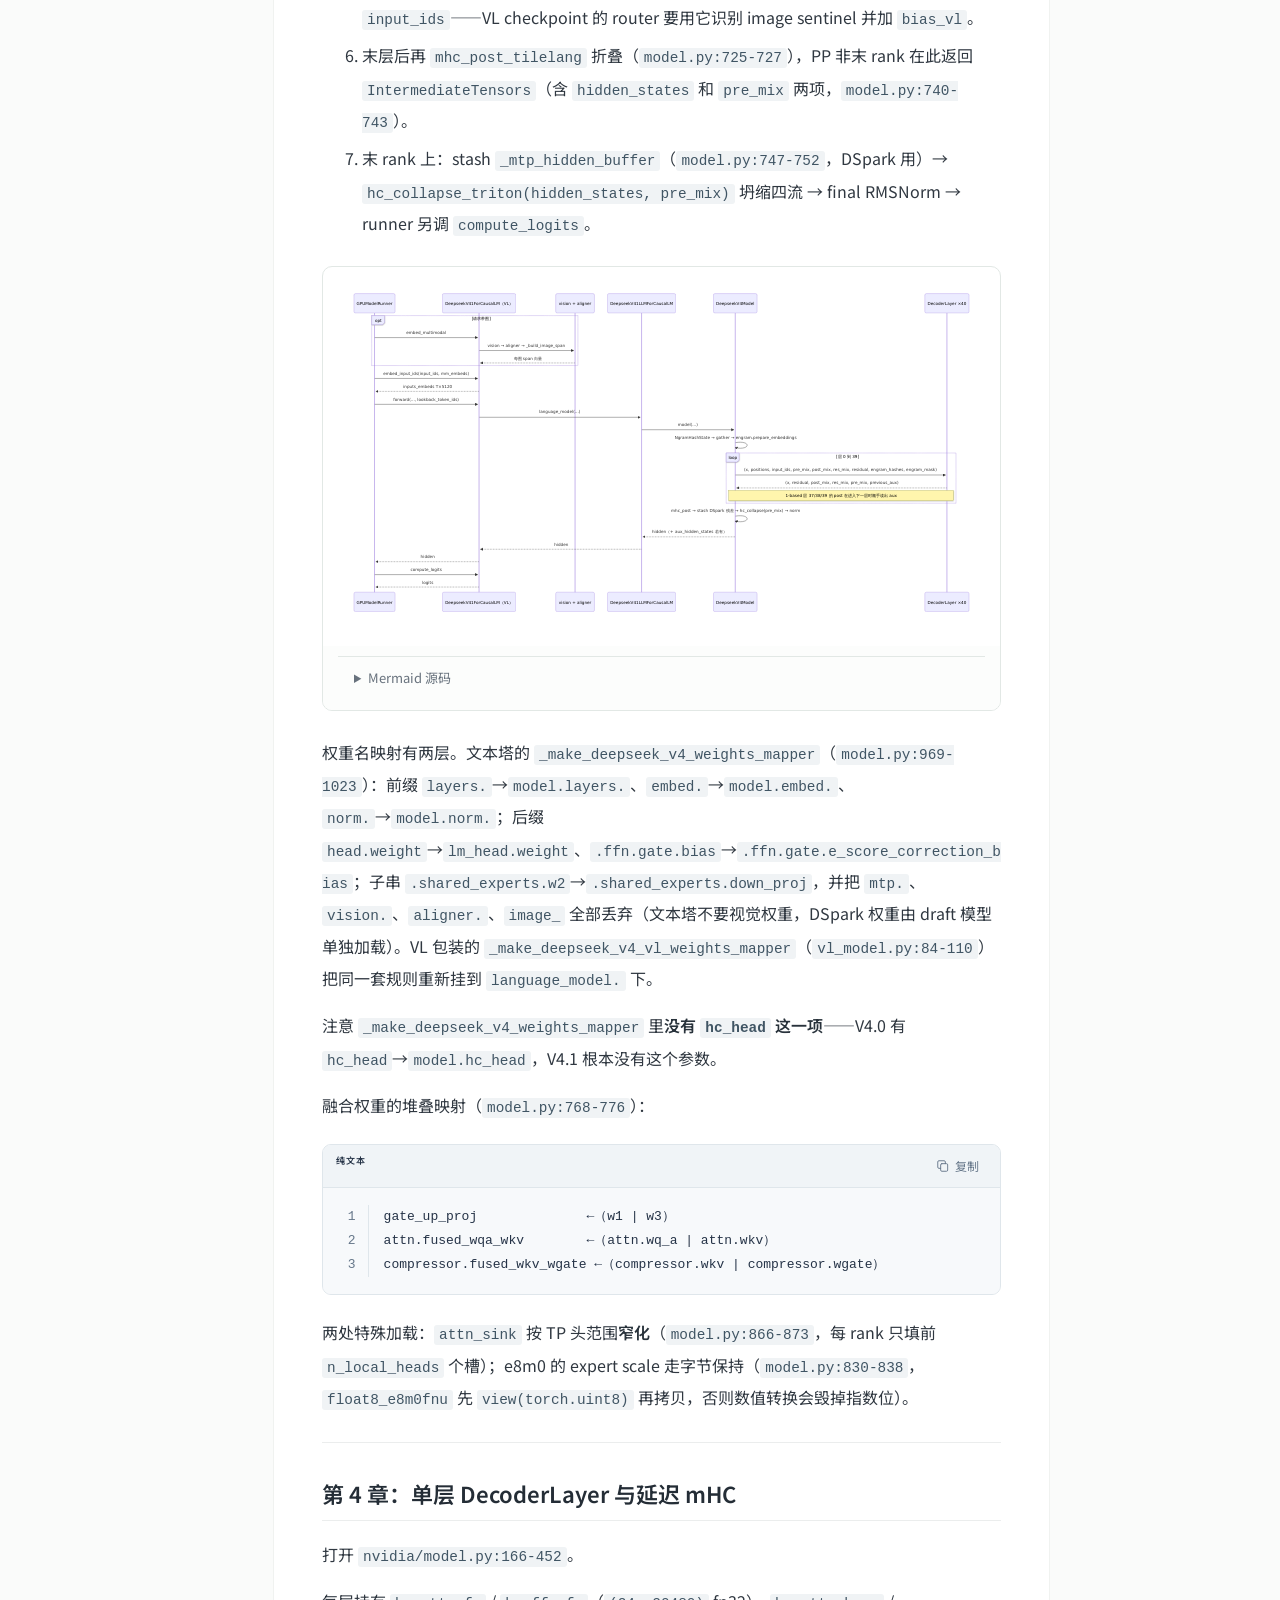
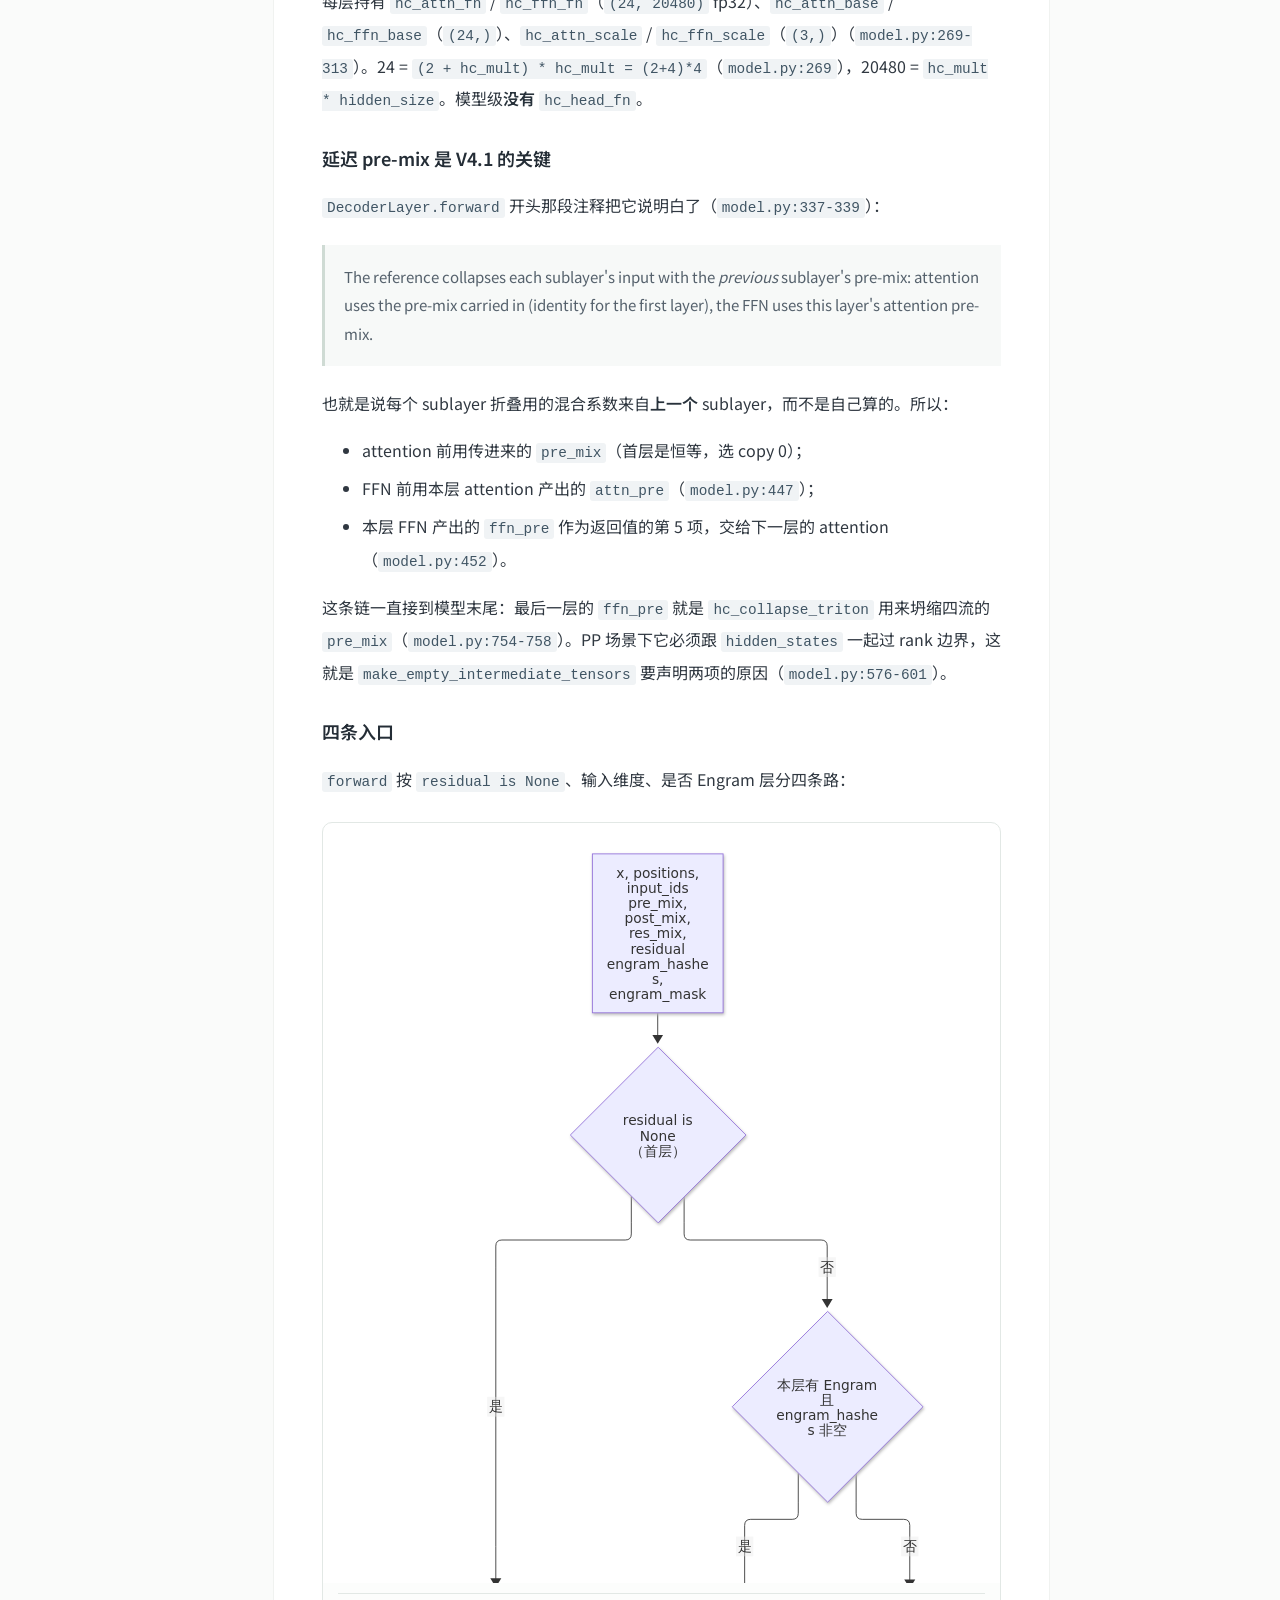
<file: articles/dsv41-reference/index.html>
<!doctype html>
<html lang="zh-CN">
<head>
  <meta charset="UTF-8">
  <meta name="viewport" content="width=device-width,initial-scale=1">
  <meta name="theme-color" content="#ffffff">
  <meta name="color-scheme" content="light dark">
  <meta name="description" content="保留旧基线的学习讲义，版本与适用范围以原文说明为准。">
  <title>上游实现学习讲义 · DarrenZhang</title>
  <link rel="icon" href="/favicon.svg" type="image/svg+xml">
  <script src="/theme.js?v=fbee3d9f1352"></script>
  <link rel="stylesheet" href="/vendor--site-font.css?v=b0946ebef50d">
  <link rel="stylesheet" href="/style.css?v=5cd1cd8771cb">
  <link rel="stylesheet" href="/typography.css?v=a72487c06eb6">
  <link rel="stylesheet" href="/vendor--katex.local.css">
  <link rel="stylesheet" href="/theme.css?v=256cddc575d0">
  <script defer src="/vendor--katex.min.js"></script>
  <script defer src="/vendor--auto-render.min.js"></script>
  <link rel="stylesheet" href="/directory.css?v=47fa461e633d" data-reader-directory>
  <link rel="stylesheet" href="/code.css?v=059cce3dda81" data-reader-code>
  <link rel="stylesheet" href="/markdown-extensions.css?v=fff3a5effa63">
  <link rel="stylesheet" href="/reuse.css?v=fbfcaa0d7de1">
  <script type="module" src="/app.js?v=233a677c7fbf"></script>

  <meta name="robots" content="index, follow, max-image-preview:large">
  <link rel="canonical" href="https://darrenzhang1007.github.io/articles/dsv41-reference/">
  <meta property="og:locale" content="zh_CN">
  <meta property="og:site_name" content="DarrenZhang · 知识库">
  <meta property="og:type" content="article">
  <meta property="og:title" content="上游实现学习讲义">
  <meta property="og:description" content="保留旧基线的学习讲义，版本与适用范围以原文说明为准。">
  <meta property="og:url" content="https://darrenzhang1007.github.io/articles/dsv41-reference/">
  <meta property="og:image" content="https://darrenzhang1007.github.io/share-default.png">
  <meta property="og:image:type" content="image/png">
  <meta property="og:image:width" content="1200">
  <meta property="og:image:height" content="630">
  <meta property="og:image:alt" content="DarrenZhang 的个人技术知识库">
  <meta name="twitter:card" content="summary_large_image">
  <meta name="twitter:title" content="上游实现学习讲义">
  <meta name="twitter:description" content="保留旧基线的学习讲义，版本与适用范围以原文说明为准。">
  <meta name="twitter:image" content="https://darrenzhang1007.github.io/share-default.png">
  <meta property="article:modified_time" content="2026-10-27T03:44:17.088Z">
  <script type="application/ld+json">[{"@context":"https://schema.org","@type":"Article","@id":"https://darrenzhang1007.github.io/articles/dsv41-reference/","url":"https://darrenzhang1007.github.io/articles/dsv41-reference/","name":"上游实现学习讲义","headline":"上游实现学习讲义","author":{"@type":"Person","name":"DarrenZhang","url":"https://darrenzhang1007.github.io/"},"dateModified":"2026-10-27T03:44:17.088Z","mainEntityOfPage":"https://darrenzhang1007.github.io/articles/dsv41-reference/","articleSection":"DeepSeek-V4.1-Flash","image":["https://darrenzhang1007.github.io/share-default.png"],"description":"保留旧基线的学习讲义，版本与适用范围以原文说明为准。","inLanguage":"zh-CN"},{"@context":"https://schema.org","@type":"BreadcrumbList","itemListElement":[{"@type":"ListItem","position":1,"name":"主页","item":"https://darrenzhang1007.github.io/"},{"@type":"ListItem","position":2,"name":"DeepSeek-V4.1-Flash","item":"https://darrenzhang1007.github.io/books/dsv41-flash/"},{"@type":"ListItem","position":3,"name":"上游实现学习讲义","item":"https://darrenzhang1007.github.io/articles/dsv41-reference/"}]}]</script>
</head>
<body class="reader-view">
  <a class="skip-link" href="#main">跳到正文</a>
  <header class="site-header">
    <div class="header-inner">
      <a href="/" class="brand" aria-label="DarrenZhang 首页"><span class="brand-logo"><svg viewBox="0 0 24 24" aria-hidden="true"><path d="M4 3h13a3 3 0 0 1 3 3v15H6a3 3 0 0 1-3-3V6a3 3 0 0 1 1-3ZM7 3v14M3 18a2 2 0 0 1 3-1h14M11 7h5"/></svg></span>DarrenZhang<span class="brand-divider">/</span><span class="brand-label">知识库</span></a>
      <nav aria-label="主导航"><a href="/" data-nav="home">主页</a><a href="/articles/" data-nav="articles" class="active" aria-current="page">全部文章</a></nav>
      <div class="header-actions">
        <a class="manage-link" href="https://darrenzhang-notebook.blue-koala-1430.chatgpt.site" target="_blank" rel="noopener" aria-label="管理网站"><svg viewBox="0 0 24 24" aria-hidden="true"><path d="M12 3 5 6v6c0 4 7 9 7 9s7-5 7-9V6z"/><path d="m9 12 2 2 4-4"/></svg><span>管理</span></a>
        <button class="search-trigger" aria-label="搜索文章"><svg viewBox="0 0 24 24" aria-hidden="true"><circle cx="10.8" cy="10.8" r="6.5"/><path d="m16 16 4.5 4.5"/></svg><span>搜索文章、知识库</span><kbd>Ctrl K</kbd></button>
        <div class="theme-switcher">
          <button id="theme-toggle" class="theme-toggle" aria-label="显示主题" aria-controls="theme-panel" aria-expanded="false" title="显示主题">
            <svg class="theme-symbol" data-theme-symbol="system" viewBox="0 0 24 24" aria-hidden="true"><rect x="3" y="4" width="18" height="13" rx="2"/><path d="M8 21h8M12 17v4"/></svg>
            <svg class="theme-symbol" data-theme-symbol="light" viewBox="0 0 24 24" aria-hidden="true" hidden><circle cx="12" cy="12" r="4"/><path d="M12 2v2M12 20v2M2 12h2M20 12h2M5 5l1.5 1.5M17.5 17.5 19 19M5 19l1.5-1.5M17.5 6.5 19 5"/></svg>
            <svg class="theme-symbol" data-theme-symbol="dark" viewBox="0 0 24 24" aria-hidden="true" hidden><path d="M20.5 14A8.7 8.7 0 0 1 10 3.5 8.7 8.7 0 1 0 20.5 14Z"/></svg>
          </button>
          <div id="theme-panel" class="theme-panel" role="group" aria-label="显示主题" hidden>
            <p>显示主题</p>
            <button type="button" data-theme-option="system" aria-pressed="true"><span>跟随系统</span><span class="theme-check" aria-hidden="true">✓</span></button>
            <button type="button" data-theme-option="light" aria-pressed="false"><span>日间</span><span class="theme-check" aria-hidden="true">✓</span></button>
            <button type="button" data-theme-option="dark" aria-pressed="false"><span>夜间</span><span class="theme-check" aria-hidden="true">✓</span></button>
          </div>
        </div>
      </div>
    </div>
  </header>
  <main id="main" tabindex="-1"><div class="reader-toolbar"><button id="toggle-directory" aria-controls="book-sidebar" aria-expanded="false"><svg class="" viewBox="0 0 24 24" aria-hidden="true"><path d="M4 6h16M4 12h16M4 18h16"/></svg> 知识库</button><a href="/books/dsv41-flash/">DeepSeek-V4.1-Flash</a><button id="toggle-outline" aria-controls="outline-dialog" aria-expanded="false">本文大纲 <span class="reading-percent">0%</span></button></div><button class="sidebar-mask" id="sidebar-mask" aria-label="关闭目录"></button><div class="reader-shell has-toc"><aside class="book-sidebar" id="book-sidebar"><a class="sidebar-back" href="/"><svg class="" viewBox="0 0 24 24" aria-hidden="true"><path d="m3 10 9-7 9 7m-16-2v13h14V8M9 21v-8h6v8"/></svg> 返回主页</a><a class="sidebar-book" href="/books/dsv41-flash/"><span class="small-book"><svg class="" viewBox="0 0 24 24" aria-hidden="true"><path d="M4 3h13a3 3 0 0 1 3 3v15H6a3 3 0 0 1-3-3V6a3 3 0 0 1 1-3ZM7 3v14M3 18a2 2 0 0 1 3-1h14M11 7h5"/></svg></span><strong>DeepSeek-V4.1-Flash</strong></a><button class="sidebar-search" data-book-search="dsv41-flash"><svg class="" viewBox="0 0 24 24" aria-hidden="true"><circle cx="10.5" cy="10.5" r="6.5"/><path d="m16 16 4 4"/></svg><span>搜索当前知识库</span><kbd>/</kbd></button><a class="sidebar-overview " href="/books/dsv41-flash/"><svg class="" viewBox="0 0 24 24" aria-hidden="true"><path d="m3 10 9-7 9 7m-16-2v13h14V8M9 21v-8h6v8"/></svg> 知识库首页</a><div class="sidebar-section-label">目录 <span>4</span></div><nav aria-label="知识库目录"><details open class="directory-folder "><summary><svg class="" viewBox="0 0 24 24" aria-hidden="true"><path d="M4 3h13a3 3 0 0 1 3 3v15H6a3 3 0 0 1-3-3V6a3 3 0 0 1 1-3ZM7 3v14M3 18a2 2 0 0 1 3-1h14M11 7h5"/></svg><span>阅读入口</span></summary><div class="directory-children"></div></details><details open class="directory-folder "><summary><svg class="" viewBox="0 0 24 24" aria-hidden="true"><path d="M4 3h13a3 3 0 0 1 3 3v15H6a3 3 0 0 1-3-3V6a3 3 0 0 1 1-3ZM7 3v14M3 18a2 2 0 0 1 3-1h14M11 7h5"/></svg><span>核心文档</span></summary><div class="directory-children"><a class="tree-note "  href="/articles/dsv41-upstream/"><svg class="" viewBox="0 0 24 24" aria-hidden="true"><path d="M6 3h8l4 4v14H6zM14 3v5h4M9 12h6m-6 4h6"/></svg><span>上游 vLLM 实现（NVIDIA）</span></a></div></details><details open class="directory-folder "><summary><svg class="" viewBox="0 0 24 24" aria-hidden="true"><path d="M4 3h13a3 3 0 0 1 3 3v15H6a3 3 0 0 1-3-3V6a3 3 0 0 1 1-3ZM7 3v14M3 18a2 2 0 0 1 3-1h14M11 7h5"/></svg><span>图表与参考</span></summary><div class="directory-children"><a class="tree-note "  href="/articles/dsv41-diagrams/"><svg class="" viewBox="0 0 24 24" aria-hidden="true"><path d="M6 3h8l4 4v14H6zM14 3v5h4M9 12h6m-6 4h6"/></svg><span>架构图集与算子映射</span></a><a class="tree-note active" aria-current="page" href="/articles/dsv41-reference/"><svg class="" viewBox="0 0 24 24" aria-hidden="true"><path d="M6 3h8l4 4v14H6zM14 3v5h4M9 12h6m-6 4h6"/></svg><span>上游实现学习讲义</span></a><a class="tree-note "  href="/articles/dsv41-review/"><svg class="" viewBox="0 0 24 24" aria-hidden="true"><path d="M6 3h8l4 4v14H6zM14 3v5h4M9 12h6m-6 4h6"/></svg><span>上游讲义核验与评审</span></a></div></details></nav><div class="sidebar-bottom"><span>只展示已选入的文章</span><a href="/articles/">全部文章 <svg class="" viewBox="0 0 24 24" aria-hidden="true"><path d="M5 12h14m-5-5 5 5-5 5"/></svg></a></div></aside><div class="reader-content"><article class="article"><div class="breadcrumbs"><a href="/books/dsv41-flash/">DeepSeek-V4.1-Flash</a><span>/</span><span>文档</span></div><header class="article-head"><h1>上游实现学习讲义</h1><div class="document-meta"><span>DarrenZhang</span><time datetime="2026-10-27T03:44:17.088229+00:00">更新于 2026-10-27</time><span>约 81 分钟阅读</span></div><p class="article-description">保留旧基线的学习讲义，版本与适用范围以原文说明为准。</p></header><div class="prose"><span id="读懂-deepseek-v41-flash跨层共享压缩-kv两级候选与-engram-的上游-vllm-实现"></span>
<p>DeepSeek-V4.1-Flash 是一个 40 层的全 MoE 模型：没有 dense FFN，384 个专家每 token 取 top-6 加 1 个 shared expert；注意力全部是 head_dim 512 的 MLA，按 <code>compress_ratios</code> 分三档——2 层纯滑窗、18 层 ratio-2 压缩、20 层 ratio-1 压缩；但<strong>压缩器只存在于 4 个层、indexer 只存在于 8 个层</strong>，其余压缩层（ratio 大于 0）复用自己下方最近那个 source 的压缩 KV 与 top-k 索引，层 0–1 是纯滑窗、不读压缩 cache；layer 20 的 indexer 还额外发布一批候选块，让后面 4 个 indexer 做二级过滤；残差是 4 条流的 mHC，用的是<strong>延迟 pre-mix</strong>，末端没有可学习的 hc_head；layer 1 和 14 各挂一个 Engram，把 n-gram 哈希查表的结果门控注入残差流；投机解码只有 DSpark（3 层，draft 自带 128/top-3 的 MoE），没有经典 MTP。本文以 checkpoint 的 <code>config.json</code> 为起点，对照上游 vLLM 的 NVIDIA 实现，把模型结构、forward 调用链、Prefill/Decode 换核和 kernel 入口讲清楚。</p>
<p>读完你能讲清四件事：</p>
<ul>
<li><strong>40 层层表怎样数出来</strong>——<code>compress_ratios</code> 的 0/1/2 三档，加上 <code>kv_source_layer_ids</code> / <code>index_source_layer_ids</code> 决定谁真的持有模块；</li>
<li><strong>一次 serving forward 怎样调用</strong>——VL 外层容器 → 文本塔 → 40 层 DecoderLayer，以及 pre-mix 为什么要跨 sublayer 接力；</li>
<li><strong>跨层共享与两级候选怎样分工</strong>——4 个 compressor、8 个 indexer、1 个 candidate source 各自产出什么、谁消费；</li>
<li><strong>Engram / MoE / DSpark 落在哪些 kernel</strong>——n-gram 哈希与门控、MegaMoE、DSpark 的非因果块式 draft。</li>
</ul>
<p><strong>四个先入为主的提醒</strong>。一是 <code>compress_ratios</code> 里的 <code>1</code> 不等于 <code>0</code>：V4.0 用 <code>max(1, ratio)</code> 把 0 归一成 1，V4.1 严格区分，只接受 0/1/2 三个值（<code>attention.py:262-273</code>），<code>1</code> 表示「全长压缩 cache」（逐 token 压一条、无 gate），只有 <code>0</code> 才是纯滑窗。二是不要假设每层都有 compressor 和 indexer——本 checkpoint 只有 4 个 compressor 和 8 个 indexer，这是 V4.1 相对 V4.0 最大的结构变化。三是 <code>num_nextn_predict_layers=3</code> 在 V4.1 里是 <strong>DSpark 的层数</strong>，不是 MTP 层数；registry 里根本没有 V4.1 的 MTP 条目（<code>registry.py:679</code> 的 <code>DeepSeekV4MTPModel</code> 指向 <code>deepseek_v4</code>）。四是 checkpoint 的 <code>architectures</code> 写着 <code>DeepseekV41ForCausalLM</code>，但它是<strong>多模态包装</strong>（<code>nvidia/vl_model.py:118</code>），文本塔叫 <code>DeepseekV41LLMForCausalLM</code>；纯文本请求加载的也是这个包装。VL 包装类<strong>无条件</strong>加载；<code>vision_n_layers &gt; 0</code> 门控的是 <code>is_mm_prefix_lm</code> 与 <code>mm_prefix_clamp_sliding_window</code> 两个属性（<code>configs/deepseek_v41.py:66,70</code>），不是「VL 分支」。</p>
<blockquote>
<p>面向读者：会起 vLLM 服务、想弄清跨层共享压缩 MLA + 全 MoE + mHC 的工程师。文中所有 <code>xxx</code> 都是可 grep 的源码符号，行号对应 <code>/workspace/vllm_official</code> 的 <code>vllm/models/deepseek_v41/</code>（= 上游 vLLM <code>v0.30.0</code>，commit <code>ced6857afa</code>，2026-09-21；这是写作机容器内路径，同一棵树在共享盘上是 <code>&lt;share&gt;/user_homes/zyp/vllm_official</code>）；模型配置为 <code>/workspace/models/deepseek-ai/DeepSeek-V4.1-Flash/config.json</code>。行号会随上游推进漂移，按符号名 grep 最稳。本文是 <code>docs/community_talks/</code> 学习讲义家族的一员：DeepSeek-V4-Flash（<a href="#">对应模型讲义</a>，本模型的前一代，三态压缩 + 哈希 MoE + 双 draft）、GLM-5.3-Flash（<a href="#">对应模型讲义</a>，mHC 的 CustomOp ABI 形态 + KDA）、Qwen3.8-Flash-Next（<a href="#">对应模型讲义</a>，HC 低秩门控 + GDN）、GLM-5.2（<a href="#">对应模型讲义</a>，token 级 top-2048 的 DSA 代码族）。</p>
</blockquote>
<h2 id="目录">目录</h2>
<ul>
<li>第 1 章：整体架构</li>
<li>第 2 章：config 怎么决定 40 层层表</li>
<li>第 3 章：类与调用链</li>
<li>第 4 章：单层 DecoderLayer 与延迟 mHC</li>
<li>第 5 章：注意力：三档压缩、跨层共享与两级候选</li>
<li>第 6 章：Engram</li>
<li>第 7 章：MoE</li>
<li>第 8 章：DSpark</li>
<li>第 9 章：Prefill/Decode 与 kernel 速查</li>
<li>复盘</li>
<li>常见问题</li>
<li>附录 A：源码速查</li>
</ul>
<h2 id="怎么读">怎么读</h2>
<p>按章节顺序读，一路对照源码。图用于梳理结构，两边冲突以源码为准。</p>
<pre><code class="language-text">config.json（text_config 被摊平到顶层）
  → registry 与模块包含关系
    → DeepseekV41ForCausalLM（VL）→ DeepseekV41LLMForCausalLM → DeepseekV4Model → DecoderLayer.forward
      → mHC / MLA（compressor · indexer · SWA）/ Engram / MoE
        → TileLang · DeepGEMM · FlashMLA · Triton
          → Prefill kernel  vs  Decode kernel
            → 写了哪块 cache / 发布了什么给后面的层
</code></pre>
<h2 id="术语速览">术语速览</h2>
<ul>
<li>mHC，超连接残差。4 条 residual stream，层间延迟传递 <code>post_mix</code> / <code>res_mix</code> / <code>pre_mix</code>。</li>
<li>SWA，sliding window attention。窗口 128 token 的滑窗，<strong>每层都有</strong>，是近期记忆。</li>
<li>压缩 KV。<code>DeepseekCompressor</code> 把 <code>compress_ratio</code> 个 token 压成一条 512 维 latent，是长上下文记忆的主体。</li>
<li>ratio-1 层 / ratio-2 层。<code>compress_ratio == 1</code>：逐 token 压一条，无 gate；<code>== 2</code>：每 2 个 token 压一条，带学习 gate。两者都 attend indexer 选出的 top-k 压缩条目。</li>
<li>kv source。持有 compressor 与压缩 KV cache 的层，本 checkpoint 是 <code>{2, 8, 14, 20}</code>。其余压缩层读它的 cache。</li>
<li>index source。持有 indexer 的层，本 checkpoint 是 <code>{2, 8, 14, 20, 24, 28, 32, 36}</code>。其余层复用它发布的 top-k 索引。</li>
<li>candidate source。<code>layer 20</code>。它的 indexer 额外发布 2048 个候选块（每块 8 个压缩位置），layer 24/28/32/36 先用它掩掉分数再做自己的 top-k。</li>
<li>Engram。n-gram 哈希大表 + 门控注入，只在 layer 1 和 14。</li>
<li>DSpark。半自回归投机解码 draft：3 层，一次出 5-token block，块内非因果。</li>
</ul>
<p>hidden 有两档形态，看到就能对上：单流 <code>[T, 5120]</code>，四流 <code>[T, 4, 5120]</code>（<strong>是 3 维张量，不是展平成 20480</strong>）。</p>
<hr />
<h2 id="第-1-章整体架构">第 1 章：整体架构</h2>
<p><code>model_type</code> 是 <code>deepseek_v41</code>，checkpoint 的 <code>architectures</code> 是 <code>DeepseekV41ForCausalLM</code>——多模态入口。主干 40 层，每层都是 <code>mHC + MLA + MoE</code>，没有 dense FFN（<code>nvidia/model.py:205-209</code> 无条件挂 <code>DeepseekV4MoE</code>）。</p>
<p>层表由三组字段共同决定，缺一不可：</p>
<ul>
<li><code>compress_ratios</code>（43 项，仅前 40 项被主干消费）决定每层注意力的<strong>形态</strong>：<code>0</code> → 纯 SWA，<code>1</code> → 全长压缩，<code>2</code> → ratio-2 压缩；</li>
<li><code>kv_source_layer_ids = [2, 8, 14, 20]</code> 决定谁<strong>持有</strong> compressor 和压缩 KV cache；</li>
<li><code>index_source_layer_ids = [2, 8, 14, 20, 24, 28, 32, 36]</code> 决定谁<strong>持有</strong> indexer。</li>
</ul>
<pre><code class="language-text">idx:     0    1★   2◆☆  3-7  8◆☆  9-13 14★◆☆ 15-19 20◆☆✦ 21-23 24☆  25-27 28☆ ... 36☆  37-39
ratio:   0    0    2    2     2    2    2     2     1     1     1    1     1       1    1
attn:   SWA  SWA  C2    C2   C2   C2   C2    C2    C1    C1    C1   C1    C1      C1   C1
mlp:    MoE 384/top-6 + 1 shared × 40（没有 dense FFN）
mHC:    每层 attn 前、FFN 前各一次 shifted post+pre；层间传 (x, residual, post_mix, res_mix, pre_mix)
</code></pre>
<p><code>★</code> = Engram 层（1, 14）；<code>◆</code> = kv source（2, 8, 14, 20）；<code>☆</code> = index source（2, 8, 14, 20, 24, 28, 32, 36）；<code>✦</code> = candidate source（20）。</p>
<p>数一遍：<code>ratio 0</code> 是层 0-1 共 2 层；<code>ratio 2</code> 是层 2-19 共 18 层；<code>ratio 1</code> 是层 20-39 共 20 层。列表第 41-43 项（下标 40-42）的三个 <code>0</code> 超出 <code>num_hidden_layers</code>，正好对应 3 个 DSpark draft 层——它们因此是纯 SWA（第 8 章）。</p>
<pre><code class="language-mermaid">flowchart TB
    EMB["embed_tokens&lt;br/&gt;vocab 129280 → T×5120"]
    BC["首层 mhc_pre_delayed_tilelang&lt;br/&gt;(hc_attn_fn_broadcast 权重)&lt;br/&gt;→ T×4×5120"]
    L01["层 0–1&lt;br/&gt;ratio 0：纯 SWA&lt;br/&gt;★layer 1 挂 Engram"]
    L219["层 2–19&lt;br/&gt;ratio 2：C2 压缩&lt;br/&gt;◆kv source 2/8/14 ☆index source 2/8/14&lt;br/&gt;★layer 14 挂 Engram"]
    L20["层 20&lt;br/&gt;ratio 1 起点&lt;br/&gt;◆kv source ☆index source ✦candidate source"]
    L2139["层 21–39&lt;br/&gt;ratio 1：C1 压缩&lt;br/&gt;☆index source 24/28/32/36（消费候选）"]
    POST["末层 mhc_post_tilelang"]
    COL["hc_collapse_triton(hidden, pre_mix)&lt;br/&gt;（无可学习 hc_head）"]
    NORM["final RMSNorm(5120)"]
    LM["lm_head"]

    EMB --&gt; BC --&gt; L01 --&gt; L219 --&gt; L20 --&gt; L2139 --&gt; POST --&gt; COL --&gt; NORM --&gt; LM

    DSPARK["DSpark draft（3 层）&lt;br/&gt;main_proj(1-based 层 37/38/39 的 aux) + Markov head&lt;br/&gt;5-token block，块内非因果"]
    L2139 -. "aux：0-based 层 36/37/38 的 post" .-&gt; DSPARK
</code></pre>
<p>和 V4.0 对照：</p>
<div class="table-scroll"><table>
<thead>
<tr>
<th></th>
<th>DeepSeek-V4-Flash（0731）</th>
<th>DeepSeek-V4.1-Flash</th>
</tr>
</thead>
<tbody>
<tr>
<td>层数 / hidden</td>
<td>43 / 4096</td>
<td>40 / 5120</td>
</tr>
<tr>
<td>注意力形态</td>
<td>2 SWA + 21 C4A + 20 C128A</td>
<td>2 SWA + 18 ratio-2 + 20 ratio-1</td>
</tr>
<tr>
<td>compressor 数量</td>
<td>每个压缩层一个（41 个）</td>
<td><strong>只有 4 个</strong>（kv source）</td>
</tr>
<tr>
<td>indexer 数量</td>
<td>每个 C4A 层一个（21 个）</td>
<td><strong>只有 8 个</strong>（index source）</td>
</tr>
<tr>
<td>indexer 的 K 来源</td>
<td>indexer 自带 compressor over hidden</td>
<td><strong>kv source 的 compressor latent</strong>（<code>k_norm(wk(latent))</code>）</td>
</tr>
<tr>
<td>候选过滤</td>
<td>单级 top-512</td>
<td><strong>两级</strong>：layer 20 发布 2048 候选块，后 4 层掩码后再 top-k</td>
</tr>
<tr>
<td>MoE 路由</td>
<td>前 3 层 <code>tid2eid</code> 哈希 + 40 层 noaux_tc</td>
<td>全 40 层 noaux_tc（<code>num_hash_layers=0</code>）</td>
</tr>
<tr>
<td>专家规模</td>
<td>256 / top-6</td>
<td>384 / top-6</td>
</tr>
<tr>
<td>mHC 末端</td>
<td>可学习 <code>hc_head_fn</code> 带参坍缩</td>
<td><code>hc_collapse_triton(hidden, pre_mix)</code>，<strong>无 hc_head</strong></td>
</tr>
<tr>
<td>mHC 层间</td>
<td><code>mhc_fused_post_pre</code>（当层 pre-mix）</td>
<td><code>mhc_shifted_post_pre</code>（<strong>上一 sublayer 的 pre-mix</strong>）</td>
</tr>
<tr>
<td>浅层注入</td>
<td>无</td>
<td><strong>Engram</strong>（layer 1 / 14）</td>
</tr>
<tr>
<td>投机解码</td>
<td>DSpark + MTP 二选一</td>
<td><strong>只有 DSpark</strong></td>
</tr>
<tr>
<td>量化</td>
<td>block-FP8 <code>[128,128]</code></td>
<td><strong>MXFP8 线性 <code>[32,32]</code> + ue8m0，专家 MXFP4</strong></td>
</tr>
</tbody>
</table></div>
<hr />
<h2 id="第-2-章config-怎么决定-40-层层表">第 2 章：config 怎么决定 40 层层表</h2>
<p>打开 <code>/workspace/models/deepseek-ai/DeepSeek-V4.1-Flash/config.json</code>。读表前先注意一件事：字段都在 <code>text_config</code> 下，但 <code>DeepseekV41Config.__init__</code>（<code>vllm/transformers_utils/configs/deepseek_v41.py:18-44</code>）<strong>把 <code>text_config</code> 的字段全部摊平到顶层</strong>，所以模型代码里是 <code>config.hidden_size</code> 直读，不是 <code>config.text_config.hidden_size</code>。同一处还把 <code>rope_scaling</code> 改名成 <code>rope_parameters</code>（Transformers v5 里 <code>rope_scaling</code> 变成了属性），并把 <code>quantization_config.expert_dtype</code> 提到顶层（<code>:49-50</code>）。</p>
<div class="table-scroll"><table>
<thead>
<tr>
<th>字段 → 代码属性</th>
<th>本 checkpoint</th>
<th>代码消费点</th>
</tr>
</thead>
<tbody>
<tr>
<td><code>num_hidden_layers</code></td>
<td>40</td>
<td><code>make_layers</code> 建 40 个 <code>DeepseekV4DecoderLayer</code>（<code>nvidia/model.py:518-529</code>）</td>
</tr>
<tr>
<td><code>hidden_size</code></td>
<td>5120</td>
<td>单流宽度；mHC 四流 <code>hc_dim = 4 × 5120 = 20480</code>（<code>model.py:475</code>），但张量保持 3 维</td>
</tr>
<tr>
<td><code>num_attention_heads</code> / <code>head_dim</code></td>
<td>64 / 512</td>
<td>MLA Q 头数与头宽（512 = 448 NoPE + 64 RoPE，<code>attention.py:243-244</code>）</td>
</tr>
<tr>
<td><code>num_key_value_heads</code></td>
<td>1</td>
<td>代码不读这个字段：<code>MLAAttentionSpec(num_kv_heads=1, ...)</code> 硬编码（<code>attention.py:960</code>）</td>
</tr>
<tr>
<td><code>q_lora_rank</code> / <code>o_lora_rank</code> / <code>o_groups</code></td>
<td>1280 / 1024 / 8</td>
<td>Q 低秩、O 低秩、O 分组（第 5 章）</td>
</tr>
<tr>
<td><code>qk_rope_head_dim</code></td>
<td>64</td>
<td>RoPE 维度；NoPE 448</td>
</tr>
<tr>
<td><code>rms_norm_eps</code></td>
<td><strong>1e-20</strong></td>
<td>所有 RMSNorm 的 eps（<code>model.py:195</code>），比常见的 1e-6 小 14 个数量级</td>
</tr>
<tr>
<td><code>compress_ratios</code></td>
<td>43 项：<code>[0,0, 2×18, 1×20, 0,0,0]</code></td>
<td>逐层注意力形态，只接受 0/1/2（<code>attention.py:262-273</code>）</td>
</tr>
<tr>
<td><code>kv_source_layer_ids</code></td>
<td><code>[2, 8, 14, 20]</code></td>
<td>谁持有 compressor + 压缩 KV cache（<code>attention.py:274-276, 480-490</code>）</td>
</tr>
<tr>
<td><code>index_source_layer_ids</code></td>
<td><code>[2, 8, 14, 20, 24, 28, 32, 36]</code></td>
<td>谁持有 indexer（<code>attention.py:277-279, 380-431</code>）</td>
</tr>
<tr>
<td><code>candidate_source_layer_id</code></td>
<td>20</td>
<td>发布候选块的 indexer（<code>attention.py:280, 409-431</code>）</td>
</tr>
<tr>
<td><code>candidate_topk_blocks</code> / <code>candidate_block_size</code></td>
<td>2048 / 8</td>
<td>候选块数与每块压缩位置数（<code>model.py:495-504</code>）</td>
</tr>
<tr>
<td><code>index_n_heads</code> / <code>index_head_dim</code> / <code>index_topk</code></td>
<td>32 / 128 / 512</td>
<td>indexer 打分头配置与选块数（<code>attention.py:1075-1078</code>）</td>
</tr>
<tr>
<td><code>compress_rope_theta</code> / <code>rope_theta</code></td>
<td>160000 / 10000</td>
<td><code>compress_ratio &gt; 0</code> 的层用前者，<code>== 0</code> 用后者（<code>common/rope.py:29-30</code>）</td>
</tr>
<tr>
<td><code>rope_scaling</code> → <code>rope_parameters</code></td>
<td>yarn, factor 16, original 65536</td>
<td><code>deepseek_yarn</code>，强制 <code>mscale=0</code>、<code>is_neox_style=False</code>（<code>common/rope.py:44-52</code>）</td>
</tr>
<tr>
<td><code>sliding_window</code></td>
<td>128</td>
<td><code>window_size</code>（<code>attention.py:247</code>），<strong>全层生效</strong></td>
</tr>
<tr>
<td><code>hc_mult</code> / <code>hc_sinkhorn_iters</code> / <code>hc_eps</code></td>
<td>4 / 20 / 1e-6</td>
<td>mHC 流数、Sinkhorn 迭代、归一化 eps（<code>model.py:213-215</code>）</td>
</tr>
<tr>
<td><code>n_routed_experts</code> / <code>num_experts_per_tok</code></td>
<td>384 / 6</td>
<td>MoE top-6</td>
</tr>
<tr>
<td><code>n_shared_experts</code> / <code>moe_intermediate_size</code></td>
<td>1 / 2304</td>
<td>shared expert 与专家宽度</td>
</tr>
<tr>
<td><code>scoring_func</code> / <code>topk_method</code> / <code>routed_scaling_factor</code> / <code>norm_topk_prob</code></td>
<td>sqrtsoftplus / noaux_tc / 1.5 / true</td>
<td>路由数学（第 7 章）</td>
</tr>
<tr>
<td><code>swiglu_limit</code></td>
<td>10.0</td>
<td><code>SiluAndMulWithClamp</code>，也作为 <code>activation_clamp</code> 进 MegaMoE 核</td>
</tr>
<tr>
<td><code>engram_layer_ids</code></td>
<td><code>[1, 14]</code></td>
<td>Engram 层（<code>model.py:182-193</code>）</td>
</tr>
<tr>
<td><code>engram_num_embeddings</code></td>
<td><code>[384006168, 384016682]</code></td>
<td>两张表的行数（第 6 章会说明它怎么来的）</td>
</tr>
<tr>
<td><code>engram_max_ngram_size</code> / <code>engram_n_heads</code> / <code>engram_head_dim</code></td>
<td>4 / 8 / 256</td>
<td>每位置 3 个 n-gram × 8 head = 24 个哈希列（<code>common/engram.py:199</code>）</td>
</tr>
<tr>
<td><code>engram_vocab_size</code> / <code>engram_compressed_vocab_size</code></td>
<td>16000000 / 99092</td>
<td>质数起点 / 归一化后的词表大小（<code>common/engram.py:186-198, 94-142</code>）</td>
</tr>
<tr>
<td><code>num_nextn_predict_layers</code></td>
<td>3</td>
<td><strong>DSpark</strong> 层数（<code>nvidia/dspark.py:82-86</code>）</td>
</tr>
<tr>
<td><code>dspark_block_size</code> / <code>dspark_target_layer_ids</code> / <code>dspark_markov_rank</code></td>
<td>5 / <code>[37,38,39]</code> / 256</td>
<td>DSpark draft（第 8 章）</td>
</tr>
<tr>
<td><code>dspark_n_routed_experts</code> / <code>dspark_num_experts_per_tok</code></td>
<td>128 / 3</td>
<td><strong>draft 层的 MoE 规模与主干不同</strong>（<code>model.py:99-105</code>）</td>
</tr>
<tr>
<td><code>quantization_config</code></td>
<td>fp8, <code>weight_block_size [32,32]</code>, <code>scale_fmt ue8m0</code>, <code>expert_dtype fp4</code></td>
<td>MXFP8 线性 + MXFP4 专家（第 7 章）</td>
</tr>
<tr>
<td><code>max_position_embeddings</code></td>
<td>1048576</td>
<td>1M 上下文</td>
</tr>
<tr>
<td><code>vision_config.num_hidden_layers</code> → <code>vision_n_layers</code></td>
<td>32</td>
<td>非 0 即启用 VL 分支（<code>configs/deepseek_v41.py:52-70</code>）</td>
</tr>
<tr>
<td><code>vision_config.max_image_tokens</code> → <code>vision_max_n_token</code></td>
<td>1024</td>
<td>prefill SWA 索引行的加宽上限（<code>attention.py:248-254</code>）</td>
</tr>
</tbody>
</table></div>
<h3 id="compress_ratios-的三档语义">compress_ratios 的三档语义</h3>
<p><code>DeepseekV4Attention.__init__</code> 逐层读这个列表（<code>attention.py:262-273</code>）：</p>
<pre><code class="language-python">if compress_ratios is not None and layer_id &lt; len(compress_ratios):
    self.compress_ratio = int(compress_ratios[layer_id])
else:
    # MTP layers past the configured list are pure sliding-window.
    self.compress_ratio = 0
if self.compress_ratio not in (0, 1, 2):
    raise ValueError(...)
</code></pre>
<p>注释里的 “MTP layers” 是 V4.0 留下的措辞（V4.1 已无 MTP 模块）。V4.1 的 draft 层编号是 40/41/42，仍在 43 项列表内，读到的是尾部那三个 0（所以是纯滑窗）；真越界时 <code>else</code> 分支同样兜底成 0。这里<strong>没有</strong> V4.0 的 <code>max(1, ...)</code> 归一。三档的区别：</p>
<ul>
<li><strong><code>0</code>（层 0-1）</strong>：不建 compressor、不建 indexer，<code>get_kv_cache_spec</code> 返回 None（<code>attention.py:947-953</code>）——它按 <code>not is_kv_source</code> 判（<code>:952</code>，<code>is_kv_source</code> 见 <code>:285</code>），本 checkpoint 的 ratio-0 层恰好也不是 kv source。只挂 <code>DeepseekV4SWACache</code>。RoPE 用 <code>rope_theta=10000</code> 且关掉 YaRN（<code>common/rope.py:31-42</code> 把 <code>factor</code> 设成 1.0）。</li>
<li><strong><code>1</code>（层 20-39）</strong>：全长压缩 cache——compressor 逐 token 压一条，<strong>无 gate</strong>（<code>compressor.py:205</code> 的 <code>has_gate = compress_ratio &gt; 1</code> 为假，checkpoint 本身就不带这层的 gate 权重），也没有 state cache（<code>compressor.py:230-238</code>）。</li>
<li><strong><code>2</code>（层 2-19）</strong>：每 2 个 token 压一条，带学习 gate 和 <code>CompressorStateCache</code>（存 open group 的 <code>[kv, score]</code> 行）。</li>
</ul>
<p>两档压缩层都 attend indexer 选出的 top-k 压缩条目，差别只在压缩页的 block size（<code>block_size // ratio</code>），所以各需一个独立的 FlashMLA tile-scheduler plan（<code>sparse_mla.py:36-50</code>）。</p>
<pre><code class="language-text">_V41_LAYER_TYPES = {0: SWAONLY, 1: C1A, 2: C2A}   # sparse_mla.py:36-40
</code></pre>
<p><code>compress_ratio &gt; 0</code> 的层（即层 2-39，<strong>含 ratio-1</strong>）RoPE theta 换成 <code>compress_rope_theta=160000</code> 并走 YaRN。这和 V4.0 的判定条件不同——V4.0 是 <code>&gt; 1</code>，V4.1 是 <code>&gt; 0</code>（<code>common/rope.py:29-37</code>）。</p>
<h3 id="容易看错的四个点">容易看错的四个点</h3>
<ol>
<li><strong><code>hc_post_alpha</code> 不在 config 里</strong>：<code>model.py:216</code> 硬编码 <code>2.0</code>。</li>
<li><strong><code>rms_norm_eps = 1e-20</code></strong>：这不是笔误。它同时是 mHC 的 <code>rms_eps</code> 参数（<code>model.py:351, 367</code>），换成 1e-6 会改变归一化数值。</li>
<li><strong>ratio-1 层的 compressor 没有 gate 权重</strong>：对照 ratio-2 层会以为少加载了东西，实际是 checkpoint 按 <code>has_gate</code> 区别存的。</li>
<li><strong>layer 14 同时是 Engram 层和 kv source</strong>：Engram（残差侧）与压缩比/source 归属（注意力侧）正交，互不冲突。</li>
</ol>
<hr />
<h2 id="第-3-章类与调用链">第 3 章：类与调用链</h2>
<p>按顺序打开：</p>
<ol>
<li><code>vllm/model_executor/models/registry.py</code>（<code>:379-381</code> <code>DeepseekV41ForCausalLM</code>、<code>:647-650</code> <code>DSparkV41DraftModel</code>，模块都指向 <code>vllm.models.deepseek_v41</code>）</li>
<li><code>vllm/models/deepseek_v41/__init__.py</code>（按平台分发：ROCm → <code>amd/</code>，否则 <code>nvidia/</code>）</li>
<li><code>vllm/models/deepseek_v41/nvidia/vl_model.py</code>（多模态入口）</li>
<li><code>vllm/models/deepseek_v41/nvidia/model.py</code>（文本塔主实现）</li>
<li><code>vllm/models/deepseek_v41/attention.py</code>（注意力基类，平台无关）</li>
<li><code>vllm/models/deepseek_v41/nvidia/flashmla.py</code>（FlashMLA 后端子类）</li>
</ol>
<p>模块包含关系（不是 forward 顺序）：</p>
<pre><code class="language-text">DeepseekV41ForCausalLM（SupportsMultiModal, SupportsPP, SupportsEagle3）  ← checkpoint 的 architectures
├─ vision：DeepseekV4ViT（32 层）
├─ aligner：DeepseekV4Aligner
├─ image_start / image_newline / image_end（3 个学习向量）
└─ language_model：DeepseekV41LLMForCausalLM（SupportsPP, SupportsEagle3, SupportsLoRA, MixtureOfExperts）
   ├─ model：DeepseekV4Model（EagleModelMixin）
   │  ├─ embed_tokens
   │  ├─ DeepseekV4DecoderLayer × 40
   │  │  ├─ attn（FlashMLA / FlashInfer 子类，三档）
   │  │  │  ├─ swa_cache_layer（每层都有）
   │  │  │  ├─ compressor（仅 kv source）
   │  │  │  └─ indexer（仅 index source）
   │  │  ├─ ffn：DeepseekV4MoE
   │  │  ├─ engram（仅 layer 1 / 14）
   │  │  └─ attn_norm / ffn_norm / hc_attn_fn / hc_ffn_fn
   │  ├─ topk_indices_buffer（全局共享，所有 indexer 写同一块）
   │  ├─ candidate_block_buffer（layer 20 写，层 24/28/32/36 读）
   │  ├─ engram_hash：NgramHashState
   │  ├─ norm（final RMSNorm）
   │  └─ _mtp_hidden_buffer（投机解码时缓存扁平残差）
   └─ lm_head + LogitsProcessor
</code></pre>
<p>三块<strong>跨层共享的 buffer</strong> 是 V4.1 的结构特征，都建在 <code>DeepseekV4Model.__init__</code>：</p>
<ul>
<li><code>topk_indices_buffer</code>（<code>model.py:485-489</code>，<code>[max_num_batched_tokens, 512]</code> int32）：所有 index source 的 indexer 把选中的压缩位置写进这里，非 index source 层直接读。</li>
<li><code>candidate_block_buffer</code>（<code>model.py:495-504</code>，<code>[max_num_batched_tokens, 2048]</code> int32）：只在 <code>candidate_source_layer_id &gt;= 0 and candidate_topk_blocks &gt; 0</code> 时分配。</li>
<li><code>aux_stream_list</code>（<code>model.py:482</code>，3 条 CUDA stream）：给输入投影做多流重叠。</li>
</ul>
<h3 id="一次-serving-forward">一次 serving forward</h3>
<p>纯文本请求也走 VL 入口，但 <code>embed_multimodal</code> 直接返回空（<code>vl_model.py:263-267</code>），视觉塔不跑。</p>
<ol>
<li>有图时，runner 调 <code>embed_multimodal</code> → <code>self.vision(patches)</code> → <code>self.aligner(...)</code>，再由 <code>_build_image_span</code> 把 aligner 行放到 IMAGE 槽位、三个学习向量放到 START / NEW_LINE / END 槽位（<code>vl_model.py:208-220</code>）。每张图的 span 长度是 <code>n_llm_h * (n_llm_w + 1) + 2</code>（<code>:253</code>）。</li>
<li>runner 调 <code>embed_input_ids</code>：查词表得 <code>[T, 5120]</code>，有图的位置用第 1 步的向量盖上（<code>vl_model.py:269-288</code>）。</li>
<li>runner 调 <code>forward</code>，直接转给 <code>language_model</code>（<code>vl_model.py:300-315</code>），再落到 <code>DeepseekV4Model.forward</code>（<code>model.py:603</code>）。<code>lookback_token_ids</code> 一路透传——Engram 的 n-gram 需要 chunk 起点之前的 token id。</li>
<li><strong>Engram 哈希一次算完</strong>（<code>model.py:627-682</code>）：在任何 sequence-parallel 分片之前，对整批 token 算出 <code>engram_hashes</code>，<code>gather_engram_hashes</code> 收集同一张 DP 分片表的所有行，再 <code>engram.prepare_embeddings(...)</code> 给每个 Engram 层预取 embedding 行。profile run（KV cache 未绑定）跳过这步。</li>
<li><code>residual, post_mix, res_mix = None, None, None</code>、<code>pre_mix = None</code> 起步（<code>model.py:694-695</code>）。循环 40 层，每层返回<strong>六元组</strong> <code>(hidden_states, residual, post_mix, res_mix, pre_mix, previous_aux)</code>（<code>model.py:706-717</code>）。MoE 也要 <code>input_ids</code>——VL checkpoint 的 router 要用它识别 image sentinel 并加 <code>bias_vl</code>。</li>
<li>末层后再 <code>mhc_post_tilelang</code> 折叠（<code>model.py:725-727</code>），PP 非末 rank 在此返回 <code>IntermediateTensors</code>（含 <code>hidden_states</code> 和 <code>pre_mix</code> 两项，<code>model.py:740-743</code>）。</li>
<li>末 rank 上：stash <code>_mtp_hidden_buffer</code>（<code>model.py:747-752</code>，DSpark 用）→ <code>hc_collapse_triton(hidden_states, pre_mix)</code> 坍缩四流 → final RMSNorm → runner 另调 <code>compute_logits</code>。</li>
</ol>
<pre><code class="language-mermaid">sequenceDiagram
    participant R as GPUModelRunner
    participant C as DeepseekV41ForCausalLM（VL）
    participant V as vision + aligner
    participant T as DeepseekV41LLMForCausalLM
    participant M as DeepseekV4Model
    participant L as DecoderLayer ×40

    opt 请求带图
        R-&gt;&gt;C: embed_multimodal
        C-&gt;&gt;V: vision → aligner → _build_image_span
        V--&gt;&gt;C: 每图 span 向量
    end
    R-&gt;&gt;C: embed_input_ids(input_ids, mm_embeds)
    C--&gt;&gt;R: inputs_embeds T×5120
    R-&gt;&gt;C: forward(..., lookback_token_ids)
    C-&gt;&gt;T: language_model(...)
    T-&gt;&gt;M: model(...)
    M-&gt;&gt;M: NgramHashState → gather → engram.prepare_embeddings
    loop 层 0 到 39
        M-&gt;&gt;L: (x, positions, input_ids, pre_mix, post_mix, res_mix, residual, engram_hashes, engram_mask)
        L--&gt;&gt;M: (x, residual, post_mix, res_mix, pre_mix, previous_aux)
        Note over M,L: 1-based 层 37/38/39 的 post 在进入下一层时顺手读出 aux
    end
    M-&gt;&gt;M: mhc_post → stash DSpark 残差 → hc_collapse(pre_mix) → norm
    M--&gt;&gt;T: hidden（+ aux_hidden_states 若有）
    T--&gt;&gt;C: hidden
    C--&gt;&gt;R: hidden
    R-&gt;&gt;C: compute_logits
    C--&gt;&gt;R: logits
</code></pre>
<p>权重名映射有两层。文本塔的 <code>_make_deepseek_v4_weights_mapper</code>（<code>model.py:969-1023</code>）：前缀 <code>layers.</code>→<code>model.layers.</code>、<code>embed.</code>→<code>model.embed.</code>、<code>norm.</code>→<code>model.norm.</code>；后缀 <code>head.weight</code>→<code>lm_head.weight</code>、<code>.ffn.gate.bias</code>→<code>.ffn.gate.e_score_correction_bias</code>；子串 <code>.shared_experts.w2</code>→<code>.shared_experts.down_proj</code>，并把 <code>mtp.</code>、<code>vision.</code>、<code>aligner.</code>、<code>image_</code> 全部丢弃（文本塔不要视觉权重，DSpark 权重由 draft 模型单独加载）。VL 包装的 <code>_make_deepseek_v4_vl_weights_mapper</code>（<code>vl_model.py:84-110</code>）把同一套规则重新挂到 <code>language_model.</code> 下。</p>
<p>注意 <code>_make_deepseek_v4_weights_mapper</code> 里<strong>没有 <code>hc_head</code> 这一项</strong>——V4.0 有 <code>hc_head</code>→<code>model.hc_head</code>，V4.1 根本没有这个参数。</p>
<p>融合权重的堆叠映射（<code>model.py:768-776</code>）：</p>
<pre><code class="language-text">gate_up_proj              ←（w1 | w3）
attn.fused_wqa_wkv        ←（attn.wq_a | attn.wkv）
compressor.fused_wkv_wgate ←（compressor.wkv | compressor.wgate）
</code></pre>
<p>两处特殊加载：<code>attn_sink</code> 按 TP 头范围<strong>窄化</strong>（<code>model.py:866-873</code>，每 rank 只填前 <code>n_local_heads</code> 个槽）；e8m0 的 expert scale 走字节保持（<code>model.py:830-838</code>，<code>float8_e8m0fnu</code> 先 <code>view(torch.uint8)</code> 再拷贝，否则数值转换会毁掉指数位）。</p>
<hr />
<h2 id="第-4-章单层-decoderlayer-与延迟-mhc">第 4 章：单层 DecoderLayer 与延迟 mHC</h2>
<p>打开 <code>nvidia/model.py:166-452</code>。</p>
<p>每层持有 <code>hc_attn_fn</code> / <code>hc_ffn_fn</code>（<code>(24, 20480)</code> fp32）、<code>hc_attn_base</code> / <code>hc_ffn_base</code>（<code>(24,)</code>）、<code>hc_attn_scale</code> / <code>hc_ffn_scale</code>（<code>(3,)</code>）（<code>model.py:269-313</code>）。24 = <code>(2 + hc_mult) * hc_mult = (2+4)*4</code>（<code>model.py:269</code>），20480 = <code>hc_mult * hidden_size</code>。模型级<strong>没有</strong> <code>hc_head_fn</code>。</p>
<h3 id="延迟-pre-mix-是-v41-的关键">延迟 pre-mix 是 V4.1 的关键</h3>
<p><code>DecoderLayer.forward</code> 开头那段注释把它说明白了（<code>model.py:337-339</code>）：</p>
<blockquote>
<p>The reference collapses each sublayer's input with the <em>previous</em> sublayer's pre-mix: attention uses the pre-mix carried in (identity for the first layer), the FFN uses this layer's attention pre-mix.</p>
</blockquote>
<p>也就是说每个 sublayer 折叠用的混合系数来自<strong>上一个</strong> sublayer，而不是自己算的。所以：</p>
<ul>
<li>attention 前用传进来的 <code>pre_mix</code>（首层是恒等，选 copy 0）；</li>
<li>FFN 前用本层 attention 产出的 <code>attn_pre</code>（<code>model.py:447</code>）；</li>
<li>本层 FFN 产出的 <code>ffn_pre</code> 作为返回值的第 5 项，交给下一层的 attention（<code>model.py:452</code>）。</li>
</ul>
<p>这条链一直接到模型末尾：最后一层的 <code>ffn_pre</code> 就是 <code>hc_collapse_triton</code> 用来坍缩四流的 <code>pre_mix</code>（<code>model.py:754-758</code>）。PP 场景下它必须跟 <code>hidden_states</code> 一起过 rank 边界，这就是 <code>make_empty_intermediate_tensors</code> 要声明两项的原因（<code>model.py:576-601</code>）。</p>
<h3 id="四条入口">四条入口</h3>
<p><code>forward</code> 按 <code>residual is None</code>、输入维度、是否 Engram 层分四条路：</p>
<pre><code class="language-mermaid">flowchart TD
    IN["x, positions, input_ids&lt;br/&gt;pre_mix, post_mix, res_mix, residual&lt;br/&gt;engram_hashes, engram_mask"]
    FIRST{"residual is None&lt;br/&gt;（首层）"}
    D2{"x.dim() == 2"}
    BC["residual = x.unsqueeze(1).expand(-1,4,-1)&lt;br/&gt;mhc_pre_delayed_tilelang(hc_attn_fn_broadcast)"]
    PRE["residual = x&lt;br/&gt;mhc_pre_delayed_tilelang(hc_attn_fn)"]
    ENG{"本层有 Engram&lt;br/&gt;且 engram_hashes 非空"}
    EPOST["mhc_post_tilelang 先折叠上一 sublayer"]
    EINJ["residual = engram(previous_post, hashes, mask)"]
    EPRE["mhc_pre_delayed_tilelang(hc_attn_fn)"]
    SHIFT["mhc_shifted_post_pre&lt;br/&gt;（上一 sublayer 的 post + 本层 pre + RMSNorm 一个核）"]
    ATTN["attn(positions, x)&lt;br/&gt;SWA / C1 / C2"]
    FFNSEAM["mhc_shifted_post_pre(hc_ffn_fn, pre_mix=attn_pre)"]
    MOE["DeepseekV4MoE(x, input_ids)"]
    OUT["返回 (x, residual, post_mix, res_mix, ffn_pre, previous_aux)"]

    IN --&gt; FIRST
    FIRST --&gt;|"是"| D2
    D2 --&gt;|"是（serving）"| BC
    D2 --&gt;|"否（draft 已是 3D）"| PRE
    FIRST --&gt;|"否"| ENG
    ENG --&gt;|"是"| EPOST --&gt; EINJ --&gt; EPRE
    ENG --&gt;|"否"| SHIFT
    BC --&gt; ATTN
    PRE --&gt; ATTN
    EPRE --&gt; ATTN
    SHIFT --&gt; ATTN
    ATTN --&gt; FFNSEAM --&gt; MOE --&gt; OUT
</code></pre>
<p>四条路各自的用处：</p>
<ol>
<li><strong>首层 2D 输入</strong>（<code>model.py:341-359</code>）：serving 时 <code>inputs_embeds</code> 是 <code>[T, 5120]</code>，先 <code>unsqueeze(1).expand(-1, 4, -1).contiguous()</code> 广播成四流，再用 <code>hc_attn_fn_broadcast</code> 做 pre。这个权重由 <code>finalize_mhc_broadcast_weights</code> 固化（<code>model.py:939-952</code>，<code>hc_attn_fn.view(-1, hc_mult, hidden).sum(dim=1)</code>），在 <code>process_weights_after_loading</code> 里算好。</li>
<li><strong>首层 3D 输入</strong>（<code>model.py:360-375</code>）：DSpark draft 自己 repeat 过了，直接 <code>mhc_pre_delayed_tilelang</code>（传原 <code>hc_attn_fn</code>，不走 broadcast 权重）。</li>
<li><strong>Engram 层</strong>（<code>model.py:376-402</code>）：必须先 <code>mhc_post_tilelang</code> 把上一 sublayer 折叠出来，再注入，再做本层 pre。注释给了原因（<code>:377-380</code>）——注入发生在完整的四流上，混合系数要看到注入后的流；顺带这也把 post 从 pre-norm GEMM 的融合序言里挪了出去。</li>
<li><strong>常规层</strong>（<code>model.py:403-425</code>）：<code>mhc_shifted_post_pre</code> 一个核干三件事（上一 sublayer 的 post 折叠、本 sublayer 的 pre 展开、RMSNorm），<code>capture_previous_aux</code> 为真时顺手把 <code>mean(dim=1)</code> 的 aux hidden 也吐出来，不用重算。</li>
</ol>
<h3 id="mega_mhcdeepgemm-优先tilelang-兜底">mega_mhc：DeepGEMM 优先，TileLang 兜底</h3>
<p><code>mhc_shifted_post_pre</code>（<code>nvidia/ops/mega_mhc.py:92-156</code>）先试 DeepGEMM 的 <code>mega_mhc</code> 融合核，核自身的可用性条件在 <code>:19-31</code>（DeepGEMM 可用、capability 10.x 家族、<code>hidden_size % 1024 == 0</code>、<code>hc_mult == 4</code>）；本次调用另外要求有 <code>pre_mix</code> 与 <code>norm_weight</code>、token 数 ≤ 2²⁰、且不需要抓 aux（<code>ops/mega_mhc.py:113-119</code>）。本 checkpoint <code>5120 % 1024 == 0</code>，满足。不满足就回落 <code>mhc_fused_post_pre_delayed_tilelang</code>。</p>
<p>抓 aux 的那一步只有 TileLang 路径支持。捕获发生在<strong>进入下一层</strong>的 fused pre 里，所以走 TileLang 的是 0-based 层 37、38、39，读到的是上一层的 post（第 8 章说明这组和 config 里的 37/38/39 为什么差一）。</p>
<h3 id="sequence-parallel">Sequence parallel</h3>
<p>判定在 <code>_use_sequence_parallel</code>（<code>model.py:155-163</code>）：PP==1 且开了 EP 且 TP&gt;1 且（MegaMoE 或 DP&gt;1）。开启时 mHC 在本地 token shard 上跑，attention 前 <code>sp_all_gather</code>、attention 后 <code>sp_reduce_scatter</code>（<code>model.py:427-432</code>），<code>attn.wo_b.reduce_results = False</code>（<code>model.py:203-204</code>）。Engram 哈希在分片<strong>之前</strong>算（<code>model.py:627</code> 的位置在 <code>sp_shard</code> 之上），Engram 内部再按 TP 切（<code>common/engram.py</code> 的 <code>Engram.forward</code>）。</p>
<p>shape 全程两种：层间 <code>residual</code> 是 <code>[T, 4, 5120]</code>，<code>mhc_*</code> 吐给 attention / MoE 的 <code>x</code> 是 <code>[T, 5120]</code>。</p>
<hr />
<h2 id="第-5-章注意力三档压缩跨层共享与两级候选">第 5 章：注意力：三档压缩、跨层共享与两级候选</h2>
<p><code>DeepseekV4Attention</code>（<code>attention.py:161</code>）是平台无关基类，抽象方法 <code>forward_mqa</code> / <code>get_padded_num_q_heads</code> / <code>_o_proj</code>；CUDA 侧两个子类：<code>DeepseekV4FlashMLAAttention</code>（<code>nvidia/flashmla.py:49</code>）与 <code>DeepseekV4FlashInferMLAAttention</code> / <code>DeepseekV4FlashInferSM120Attention</code>（<code>nvidia/flashinfer_sparse.py</code>）。选择逻辑在 <code>_select_dsv4_attn_cls</code>（<code>model.py:117-152</code>）：显式 <code>FLASHMLA_SPARSE_DSV41</code> / <code>FLASHINFER_MLA_SPARSE_DSV41</code> 优先；缺省时 SM12 走 FlashInfer、其余走 FlashMLA；V3.2 的 <code>FLASHINFER_MLA_SPARSE(_SM120)</code> 被显式拒绝（<code>:126-135</code>）。</p>
<span class="heading-alias" id="51-mla-形状两段低秩--分组输出" aria-hidden="true"></span><h3 id="51-mla-形状两段低秩-分组输出">5.1 MLA 形状：两段低秩 + 分组输出</h3>
<pre><code class="language-text">Q 路：hidden 5120
  → fused_wqa_wkv（MergedColumnParallelLinear [1280 | 512]，disable_tp，attention.py:316-323）
     ├─ q_lora 1280 → q_norm RMSNorm(1280)（:324）
     │    → wq_b：1280 → 64×512（ColumnParallel，:325-332）
     └─ kv latent 512 → kv_norm RMSNorm(512)（:334）
KV：单头（num_kv_heads=1 硬编码，attention.py:960），head_dim 512 = 448 NoPE + 64 RoPE

O 路：attn out 64×512
  → wo_a：（64×512/8 = 4096）→ 8×1024，is_bmm=True 按 8 组批矩阵乘（:335-344）
  → wo_b：8×1024 → 5120（RowParallel，:348-355）
</code></pre>
<p><code>o_lora_rank=1024</code> + <code>o_groups=8</code>：输出投影不是 <code>64×512→5120</code> 的大矩阵，而是先按 8 组压到 <code>8×1024</code> 的低秩空间再升回 5120。这两段低秩（Q 侧 1280、O 侧 1024）和 V4.0 同形态，只是 <code>q_lora_rank</code> 从 1024 变成 1280。</p>
<p><code>fused_wqa_wkv</code> 和 <code>q_norm</code> / <code>kv_norm</code> 还能再融一层：<code>_split_qkv_and_norm</code>（<code>attention.py:609-638</code>）在 <code>q_lora_rank % 32 == 0</code> 且投影后端支持时走 <code>fused_q_kv_rmsnorm_quant</code>，把量化后的 Q 和 scale 直接交给 <code>wq_b</code> 与 indexer 的 <code>wq_b</code> 共用；否则走 <code>fused_q_kv_rmsnorm</code> 返回归一化后的 Q。</p>
<p>Q 头数要 padding：FlashMLA 的 FP8 decode 核只支持 <code>h_q ∈ {64, 128}</code>（<code>nvidia/flashmla.py:77-85</code>）。<code>attn_sink</code> 按 padded 头数分配、初值 <code>-inf</code>（<code>attention.py:309-314</code>），加载时只填前 <code>n_local_heads</code> 个槽。</p>
<h3 id="52-谁持有什么三层归属关系">5.2 谁持有什么：三层归属关系</h3>
<p>这是 V4.1 最需要想清楚的一段。三种模块的归属互相独立：</p>
<div class="table-scroll"><table>
<thead>
<tr>
<th>模块</th>
<th>谁持有</th>
<th>本 checkpoint</th>
<th>非持有层怎么办</th>
</tr>
</thead>
<tbody>
<tr>
<td><code>swa_cache_layer</code></td>
<td><strong>每层</strong></td>
<td>全 40 层（<code>attention.py:463-473</code>）</td>
<td>—</td>
</tr>
<tr>
<td><code>compressor</code> + 压缩 KV cache</td>
<td><code>is_kv_source</code></td>
<td>层 2, 8, 14, 20（<code>attention.py:480-490</code>）</td>
<td>读 source 的 cache（<code>_compressed_kv_cache</code>，<code>:974-981</code>）</td>
</tr>
<tr>
<td><code>indexer</code></td>
<td><code>is_index_source</code></td>
<td>层 2, 8, 14, 20, 24, 28, 32, 36（<code>attention.py:380-431</code>）</td>
<td>读共享的 <code>topk_indices_buffer</code></td>
</tr>
<tr>
<td>indexer 的 K cache</td>
<td><code>owns_k</code>（= 同时是 kv source）</td>
<td>层 2, 8, 14, 20（<code>attention.py:386-395</code>）</td>
<td>非 owning 的 index source 共享 source 的 K cache（<code>:396-408</code>）</td>
</tr>
</tbody>
</table></div>
<p>解析规则是「往下找最近的那个」（<code>attention.py:295-300</code>）：</p>
<pre><code class="language-python">self.kv_source_layer_id = max(s for s in self.kv_source_layers if s &lt;= layer_id)
self.index_source_layer_id = max(s for s in self.index_source_layers if s &lt;= layer_id)
</code></pre>
<p>落到本 checkpoint：</p>
<pre><code class="language-text">层 2–7   → kv source 2,  index source 2
层 8–13  → kv source 8,  index source 8
层 14–19 → kv source 14, index source 14
层 20–23 → kv source 20, index source 20
层 24–27 → kv source 20, index source 24
层 28–31 → kv source 20, index source 28
层 32–35 → kv source 20, index source 32
层 36–39 → kv source 20, index source 36
</code></pre>
<p>于是 ratio-1 的那 20 层（20-39）<strong>共享同一份压缩 KV cache</strong>（layer 20 的），但有 5 个不同的 indexer（20/24/28/32/36）各自选 top-k。这是 V4.1 省 KV 显存的主要手段。</p>
<p>一个硬限制：PP 不能切在一个 kv-sharing group 中间。两处显式报错——indexer K cache 找不到 source（<code>attention.py:403-408</code>）、压缩 KV source 不在本 rank（<code>attention.py:498-506</code>）。</p>
<h3 id="53-compressor压缩记忆的写入方">5.3 Compressor：压缩记忆的写入方</h3>
<p><code>DeepseekCompressor</code>（<code>compressor.py:171</code>）只支持 ratio 1 和 2（<code>:192-197</code>，注释说明 ratio-4/128 的 CuTe-DSL 核是 V4.0 专用的，没接到这里）。</p>
<ul>
<li>主干是 <code>fused_wkv_wgate</code>（MergedColumnParallelLinear，<code>disable_tp</code>）：ratio-2 时 sizes 是 <code>[512, 512]</code>（wkv | wgate），ratio-1 时只有 <code>[512]</code>（无 gate）（<code>compressor.py:216-227</code>）。</li>
<li><code>forward</code>（<code>:246-291</code>）用一个 Triton 核 <code>fused_save_compress_norm</code>：按 ratio 池化并做 RMSNorm，返回 bf16 的 <strong>pre-RoPE latent</strong>。ratio-2 还会把 open group 的 <code>[kv, score]</code> 写进 state cache；ratio-1 的 <code>state_cache</code> 是 None（<code>:261-263</code>），核里不存状态。</li>
<li><code>insert_cache</code>（<code>:293-323</code>）再把 latent 过 <code>rope_quant_insert</code> 写进压缩主 cache。</li>
<li>ratio-2 的 <code>CompressorStateCache</code>（<code>:132-168</code>）是 per-request 环形缓冲，<code>state_dim = 2 * 512</code>（kv_state + score_state）fp32，block_size 是 <code>max(8, 2^ceil(log2(num_spec+2)))</code>，KV spec 用 <code>CircularBufferSpec</code>。</li>
</ul>
<p>关键在于这个 latent 被<strong>两个下游</strong>共用：压缩主 cache 的插入，和 indexer 的 K 生成。<code>_prepare_and_attn</code>（<code>attention.py:668-750</code>）正是围绕这件事编排多流：</p>
<pre><code class="language-text">默认流：wq_b 投影 + fused_qnorm_rope_kv_insert（SWA cache）
aux 流 0：compressor(kv_score, positions) → latent
   ↓ latent ready
默认流：indexer(qr, latent, ...) 准备 Q
aux 流 0：compressor.insert_cache(latent, ...) 写压缩主 cache
   ↓ 两边都 join
eager break：indexer_op（打分 + top-k）→ forward_mqa（sparse MLA）
</code></pre>
<p>输入投影本身也拆了流（<code>_run_parallel_input_projections</code>，<code>attention.py:768-819</code>）：最重的 <code>fused_wqa_wkv</code> 留默认流，compressor 的 <code>kv_score</code> 和 indexer 的 <code>weights_proj</code> 分到 aux 0/1，受 <code>VLLM_MULTI_STREAM_GEMM_TOKEN_THRESHOLD</code> 门控。注释特别点出（<code>:782-783</code>）：<strong>V4.1 的 indexer K 来自 compressor latent，所以这里没有 V4.0 那个 indexer K GEMM</strong>。</p>
<h3 id="54-indexerk-来自-latent选-512-条">5.4 Indexer：K 来自 latent，选 512 条</h3>
<p><code>DeepseekV4Indexer</code>（<code>attention.py:1036</code>）配置：<code>topk_tokens = index_topk = 512</code>、<code>n_head = index_n_heads = 32</code>、<code>head_dim = index_head_dim = 128</code>、<code>rope_dim = 64</code>、<code>q_lora_rank = 1280</code>（<code>:1075-1079</code>）。</p>
<pre><code class="language-text">Q 侧：qr（已归一化的 q_lora 1280）
  → indexer.wq_b（ReplicatedLinear 1280 → 32×128，:1089-1095）
  → fused_indexer_q_rope_quant（RoPE 64 维 + MXFP4/FP8 量化，:1227-1234）
hidden 5120 → weights_proj（5120 → 32，:1096-1102）→ 每 head 打分权重

K 侧（仅 owns_k 的层，:1149-1181）：
  compressor latent（pre-RoPE, bf16）
  → wk（ReplicatedLinear 512 → 128，bf16 无量化 scale，:1119-1128）
  → k_norm RMSNorm(128) + RoPE（按 group 位置）+ MXFP4/FP8 量化
  → indexer_k_norm_rope_store 写进 paged indexer K cache

打分与选择：SparseAttnIndexer（:1132-1147，skip_k_cache_insert=True）
  → DeepGEMM fp8_fp4_(paged_)mqa_logits
  → top-k 选 512 条压缩条目 → 写 topk_indices_buffer
</code></pre>
<p>indexer K cache 的每 token 字节宽由 <code>_indexer_k_cache_head_dim</code>（<code>attention.py:83-91</code>）给出：MXFP4 → <code>128/2 + 128/32 = 68</code> 字节（每维半字节 + 每 32 维 1 B scale）；FP8 → <code>128 + (128/128)×4 = 132</code> 字节（128 个 fp8 值 + 每 128 值 1 个 4 B scale）。</p>
<p>短上下文快路径（<code>attention.py:1192-1217</code>）：当 <code>max_seq_len // compress_ratio &lt;= 512</code> 且不在 CUDA graph 捕获中，候选数不超过 top-k，<code>_fill_short_context_topk_indices</code>（<code>:94-110</code>）直接全选；但如果本层 <code>owns_k</code>，<strong>K cache 还是要写</strong>，否则后面的层读不到。</p>
<h3 id="55-两级候选过滤">5.5 两级候选过滤</h3>
<p>这是 V4.1 独有的机制。<code>model.py:491-494</code> 的注释说得最清楚：</p>
<blockquote>
<p>Two-level candidate filtering: the indexer at <code>candidate_source_layer_id</code> publishes the top candidate blocks of compressed positions here; later ratio-1 indexers (24/28/32/36) mask their scores with it.</p>
</blockquote>
<p>实现分两处。构造期（<code>attention.py:409-431</code>）决定本层 indexer 拿不拿到那块 buffer：</p>
<pre><code class="language-python">is_candidate_source = layer_id == self.candidate_source_layer     # 20
uses_candidates = 0 &lt;= self.candidate_source_layer &lt; layer_id     # 24/28/32/36
... candidate_block_buffer if (is_candidate_source or uses_candidates) else None
... candidate_write=is_candidate_source
</code></pre>
<p>运行期在 <code>SparseAttnIndexer</code>（<code>vllm/model_executor/layers/sparse_attn_indexer.py</code>）：<code>candidate_write=True</code> 的层调 <code>_select_candidate_blocks</code> 写出 2048 个块（每块 <code>candidate_block_size=8</code> 个压缩位置），后面的层调 <code>_apply_candidate_mask</code> 把自己的分数掩到这些块里再做 top-k（prefill 分 chunk 在 <code>:593-615</code>，decode 在 <code>:726-751</code>）。这条路和 DCP 不兼容，显式报错（<code>:356-362</code>）。</p>
<p>两级的意义：layer 20 在 1M 上下文上做一次粗筛（压缩位置 → 2048×8 个候选），后面 4 个 indexer 只在这个子集里精选 512 条，省掉对全长压缩序列的重复打分。</p>
<pre><code class="language-mermaid">sequenceDiagram
    autonumber
    participant C20 as 层 20 indexer&lt;br/&gt;（kv+index+candidate source）
    participant BUF as candidate_block_buffer
    participant C24 as 层 24/28/32/36 indexer
    participant TOPK as topk_indices_buffer
    participant A as 层 20–39 的 forward_mqa

    C20-&gt;&gt;C20: wk(latent) → k_norm → RoPE → 量化 → 写 indexer K cache
    C20-&gt;&gt;C20: mqa_logits 打分（全长压缩序列）
    C20-&gt;&gt;BUF: _select_candidate_blocks：2048 块 × 8 位置
    C20-&gt;&gt;TOPK: 自己的 top-512
    C24-&gt;&gt;C24: mqa_logits 打分（读层 20 的 K cache）
    BUF--&gt;&gt;C24: _apply_candidate_mask
    C24-&gt;&gt;TOPK: 掩码后的 top-512
    TOPK--&gt;&gt;A: 每层按自己的 index source 读索引
    Note over A: 层 20–39 共享层 20 的压缩 KV cache
</code></pre>
<h3 id="56-kv-cache每层两到三块页规格不同">5.6 KV cache：每层两到三块，页规格不同</h3>
<div class="table-scroll"><table>
<thead>
<tr>
<th>cache</th>
<th>内容</th>
<th>谁拥有</th>
<th>tokens_per_state</th>
</tr>
</thead>
<tbody>
<tr>
<td><code>DeepseekV4SWACache</code></td>
<td>滑窗内逐 token KV</td>
<td>每层</td>
<td>1（block_size 32，<code>attention.py:463-473</code>）</td>
</tr>
<tr>
<td>压缩 KV（<code>MLAAttentionSpec</code>）</td>
<td>compressor 产物，<code>num_kv_heads=1</code>、head_size 语义 512</td>
<td>kv source</td>
<td><code>compress_ratio</code>（<code>attention.py:958-972</code>）</td>
</tr>
<tr>
<td><code>DeepseekV4IndexerCache</code></td>
<td>indexer 的打分 K（68 或 132 字节/token）</td>
<td>kv source</td>
<td><code>compress_ratio</code>（<code>attention.py:1009-1028</code>）</td>
</tr>
</tbody>
</table></div>
<p>每 token 的打包记录宽度有两种，由 <code>_use_v41_mxfp8_kv_record()</code>（<code>attention.py:119-120</code>）按设备代际选（<code>attention.py:459-462</code>）：</p>
<ul>
<li><strong>SM100 家族 → V4.1 记录</strong>：全 512 维（含 RoPE）fp8 e4m3 + 每 32 维一个 UE8M0 scale = 512 + 16 = <strong>528 字节</strong>，页按 kernel 的 <strong>512 B</strong> TMA stride 对齐。</li>
<li><strong>其他代际 → V4.0 记录</strong>：448 fp8 NoPE + 2×64 bf16 RoPE + 7 个 64 维 UE8M0 scale + 1 字节 pad = <strong>584 字节</strong>（576 B 是页对齐粒度，584 B 是记录宽）。</li>
</ul>
<p>dtype 解析在 <code>_resolve_dsv4_kv_cache_dtype</code>（<code>attention.py:123-158</code>）：<code>fp8_ds_mla</code> 布局是 UE8M0 块尺度 fp8 打包成 uint8；plain-row 布局（FlashInfer）按元素 dtype 存，bf16 或 per-tensor fp8。注意 indexer 的页和主 KV 页<strong>共享物理 block</strong>（block stride 是组内各页之和），所以必须带同样的 padding（<code>attention.py:1018-1028</code>）。</p>
<hr />
<h2 id="第-6-章engram">第 6 章：Engram</h2>
<p>Engram 只在 layer 1 和 14（<code>engram_layer_ids</code>）。它做的事一句话：把 n-gram 哈希查表的结果，按「和当前残差流有多匹配」门控后加进残差流。</p>
<h3 id="61-哈希布局">6.1 哈希布局</h3>
<p><code>EngramLayout</code>（<code>common/engram.py:167-202</code>）：每个位置算 <code>max_ngram_size - 1 = 3</code> 个 n-gram（2-gram、3-gram、4-gram），每个再分 <code>n_heads = 8</code> 个 head，所以一层有 <code>n_hash_cols = 3 × 8 = 24</code> 个哈希列（<code>:199</code>）。</p>
<p>每个 <code>(n-gram size, head)</code> 对占表里一段<strong>质数大小</strong>的 bucket 区间，质数从 <code>engram_vocab_size - 1 = 15999999</code> 往上依次取、全局不复用（<code>:186-198</code>），所以区间互不重叠。两层共取 48 个质数。</p>
<p>这解释了 <code>engram_num_embeddings</code>：config 给的值就是该层 24 个质数之和（代码本身只断言 <code>sum(head_sizes) &lt;= num_embeddings</code>，见 <code>common/engram.py:659</code>）。<code>24 × 16000000 = 384000000</code>，而 config 里是 <code>384006168</code> 和 <code>384016682</code>——质数比起点略大，累加起来就是这两个数。</p>
<p>表本身是 <code>fp8_e4m3</code> + ue8m0 scale（每 32 列一个字节）。按行数算单层约</p>
<pre><code class="language-text">384006168 × (256 + 256/32) = 384006168 × 264 ≈ 101.4 GB ≈ 94.4 GiB
</code></pre>
<p>两层合计约 189 GiB。这就是 <code>ParallelEngramEmbedding</code> 必须支持 CPU offload（pinned host memory + UVA）、按 head 做 TP/DP 分片、以及节点内 DP 共享内存的原因（<code>nvidia/engram.py:92-215, 217-328</code>）。</p>
<h3 id="62-token-要先归一化">6.2 token 要先归一化</h3>
<p>n-gram 不是直接对 token id 哈希，而是对<strong>压缩 id</strong> 哈希。<code>build_compressed_token_map</code>（<code>common/engram.py:94-142</code>）用一串 normalizer（NFKC → NFD → StripAccents → Lowercase → 空白折叠 → Strip）把每个 token 解码后的文本归一，文本相同的 token collapse 成同一个压缩 id。于是 <code>" The"</code>、<code>"the"</code>、<code>"THE"</code> 哈希结果一致。压缩后的大小断言等于 <code>engram_compressed_vocab_size = 99092</code>。</p>
<p>这个数还有第二个用途：哈希乘子的上界由它决定（<code>compute_hash_multipliers</code>，<code>:145-164</code>），乘子取自 per-layer RNG <code>default_rng(10007 * layer_id)</code>，保持奇数且有界，使 <code>token_id * multiplier</code> 不会溢出 int64。两层因此哈希得不一样。</p>
<h3 id="63-跨-forward-的两块状态">6.3 跨 forward 的两块状态</h3>
<p>vLLM 按 chunk 流式送 token，但位置 <code>p</code> 的 n-gram 需要 <code>p-1..p-3</code> 的 token id。<code>NgramHashState</code>（<code>common/engram.py:382</code>）用两条路补齐（模块 docstring <code>:10-35</code> 讲得很细）：</p>
<ul>
<li><code>hash_cache</code>：给第一个本地层的 SWA cache 的<strong>每个 KV slot</strong> 配一个 int32 槽，存该 slot 最后写入 token 的压缩 id。slot 对 <code>(request, position)</code> 是稳定的——block table 把位置钉在物理 slot 上，prefix-cache 命中会复用同样的 block 和同样的 token id，spec-decode 回滚重写同一批 slot。lookback 深度 3 远小于窗口 128，所以窗口淘汰不会释放还被 lookback 需要的 block。</li>
<li><code>lookback_token_ids</code>：slot 不属于 KV cache，所以从别的实例搬来的 KV（P/D 分离、offload connector）不会写这些槽。runner 因此额外传每个请求 chunk 起点之前的 token id，<strong>优先于</strong> slot。V2 runner 从设备端 token 历史读，不需要 slot cache；V1 runner 的 CPU token 表在异步调度下对生成 token 存的是占位符，所以只传 prompt 位置，其余靠 slot。</li>
</ul>
<p>图像 span 的 token 是「死」的：它们打断 n-gram（哈希核里 <code>True = dead</code>），并且 gate 被置零（<code>Engram.forward</code> 里 <code>True = keep</code>）（<code>model.py:642-646</code>）。</p>
<h3 id="64-门控注入">6.4 门控注入</h3>
<p><code>Engram.forward</code>（<code>common/engram.py:995-1056</code>）：</p>
<pre><code class="language-text">hash_ids [T, 24]
  → embed(hash_ids) → [T, 24, 256]（TP/DP gather 后）
  → flatten(-2) → [T, 6144]
  → wkv（ReplicatedLinear 6144 → 5120 × (4+1) = 25600）
     └─ 切成 4 个 key（每条 hc 流一个）+ 1 个共享 value

gate（_fused_engram_post_wkv_kernel，:755）：
  dot = Σ hidden · q_weight · k_weight · key
  dot *= rsqrt(mean(hidden²)+eps) · rsqrt(mean(key²)+eps) · rsqrt(dim)
  gate_input = sign(dot) · sqrt(max(|dot|, 1e-6))      ← signed-sqrt，对齐训练核
  gate = sigmoid(gate_input)
  if token_mask is False: gate = 0

output = hidden + gate * value
</code></pre>
<p><code>q_weight</code> / <code>k_weight</code> 是 <code>[4, 5120]</code> 的 bf16 参数。注意 gate 是<strong>每条 hc 流各算一个</strong>（kernel grid 是 <code>num_tokens * hc_mult</code>），value 则四流共享。</p>
<p>性能上有一层异步：<code>prepare_embeddings</code>（<code>nvidia/engram.py:373-390</code>）在进入 decoder 层之前就把查表发到一条独立 stream 上，<code>_ready_rows</code> 在真正要用时才 join（<code>:396-403</code>）。CPU offload 时这条 prefetch stream 是必须的，否则 PCIe 读会卡在关键路径上。</p>
<hr />
<h2 id="第-7-章moe">第 7 章：MoE</h2>
<p>40 层全部挂 <code>DeepseekV4MoE</code>（<code>model.py:89-114</code>），它继承 V4.0 的 <code>DeepseekV4MoEBase</code>，只改三个参数：</p>
<pre><code class="language-python">super().__init__(
    ...,
    n_routed_experts=n_routed_experts,        # 主干 384；draft 层 128
    n_activated_experts=n_activated_experts,  # 主干 6；draft 层 3
    num_hash_layers=0,                        # V4.1 没有哈希路由
    image_sentinel_lo=IMAGE_SENTINEL_BASE_ID,
)
</code></pre>
<p>两处和 V4.0 的差别值得停一下。</p>
<p><strong>没有哈希 MoE</strong>。<code>num_hash_layers=0</code>（<code>model.py:112</code>）让基类里的 <code>is_hash_moe = extract_layer_index(prefix) &lt; num_hash_layers</code>（<code>deepseek_v4/nvidia/model.py:846</code>）永远为假，所以 V4.1 不建 <code>gate.tid2eid</code>，前 3 层也走普通路由。V4.0 的「前 3 层查 token-id 哈希表」在 V4.1 里不存在了。</p>
<p><strong>但 <code>input_ids</code> 还是要传进 ffn</strong>。原因换了：VL checkpoint（<code>vision_n_layers &gt; 0</code>）会建 <code>gate.bias_vl</code>（<code>deepseek_v4/nvidia/model.py:872-879</code>），router 要用 <code>input_ids</code> 识别 image sentinel token 并给它们加这个偏置；<code>bias_vl is not None and input_ids is None</code> 会直接报错（<code>:1025-1028</code>）。所以 <code>DeepseekV4Model.forward</code> 把 <code>input_ids</code> 一路传到 <code>self.ffn(x, input_ids)</code>（<code>model.py:451</code>）的理由，V4.0 是哈希路由，V4.1 是 <code>bias_vl</code>。</p>
<p><strong>draft 层的专家规模不同</strong>。<code>extract_layer_index(prefix) &gt;= config.num_hidden_layers</code> 时切换到 <code>dspark_n_routed_experts=128</code> / <code>dspark_num_experts_per_tok=3</code>（<code>model.py:99-105</code>）。DSpark 的 3 个 draft 层 prefix 是 <code>layers.40/41/42</code>，正好落进这个分支。</p>
<h3 id="路由数学">路由数学</h3>
<ul>
<li>门控 GEMM：<code>GateLinear(5120 → 384, out_dtype=fp32)</code>。</li>
<li>打分：<code>scoring_func="sqrtsoftplus"</code>（softplus 后开方），MegaMoE 模式下这是唯一合法取值（<code>deepseek_v4/nvidia/model.py:818-822</code>），对应 <code>_moe_C.topk_softplus_sqrt</code>。</li>
<li>选择：<code>topk_method="noaux_tc"</code>，挂 <code>gate.e_score_correction_bias (384,)</code> fp32 参与 top-k。</li>
<li>权重：<code>topk=6</code>、<code>renormalize=norm_topk_prob=true</code>、<code>routed_scaling_factor=1.5</code>，一起进 <code>fused_topk_bias</code>（<code>:1034-1048</code>）。</li>
<li>shared expert：1 个，宽度 <code>moe_intermediate_size × n_shared_experts = 2304</code>，<code>swiglu_limit=10.0</code> 经 <code>SiluAndMulWithClamp</code> 生效。</li>
</ul>
<span class="heading-alias" id="量化mxfp8-线性--mxfp4-专家" aria-hidden="true"></span><h3 id="量化mxfp8-线性-mxfp4-专家">量化：MXFP8 线性 + MXFP4 专家</h3>
<p>这是 V4.1 和 V4.0 的一处实质差异。<code>quantization_config</code> 是 <code>weight_block_size=[32, 32]</code> + <code>scale_fmt="ue8m0"</code> + <code>expert_dtype="fp4"</code>。</p>
<p><code>DeepseekV4FP8Config</code>（<code>quant_config.py:33</code>）按 <code>expert_dtype</code> 分派，且 <code>is_scale_e8m0 = (expert_dtype == "fp4")</code>（<code>:85-88</code>）。当 <code>weight_block_size == [32, 32]</code> 且 <code>is_scale_e8m0</code> 时（<code>:189-190</code>），线性层拿到 <code>QuantSpec(weight=kMxfp8Static, activation=kMxfp8Dynamic)</code>（<code>:204-206</code>）——也就是 <strong>MXFP8</strong>，而不是 V4.0 那套 <code>[128,128]</code> block-FP8。</p>
<p>这个分派还决定 scale 参数叫什么名字。<code>_linear_scale_param_name</code>（<code>model.py:955-966</code>）：MXFP8（<code>[32,32]</code> + fp4 experts）走 <code>ModelOptLinearMethod</code>，注册 <code>weight_scale</code>；block-FP8 注册 <code>weight_scale_inv</code>。weights mapper 的 <code>.scale</code> 重写规则跟着它走（<code>model.py:969-1000</code>）。专家侧 MXFP4 用 <code>Mxfp4MoEMethod</code>，scale 注册成 <code>w{1,2,3}_weight_scale</code>（无 <code>_inv</code>）。</p>
<p>Engram 的 fp8 表有个单独的重路由规则：<code>embed.weight</code> → <code>embed_tokens.weight</code> 的后缀规则会改表名但不改 scale 名，所以 mapper 显式把 <code>engram.embed.scale</code> 路由到 <code>engram.embed_tokens.weight_scale_inv</code>（<code>model.py:985-986</code>）。</p>
<p>MegaMoE 的硬门槛（继承 V4.0）：<code>expert_dtype</code> 必须 fp4、必须开 EP（<code>model.py:466-471</code>）、scoring_func 必须 sqrtsoftplus。</p>
<p>block-FP8 的 shared expert 还要补 padding：<code>_pad_shared_expert_weight</code>（<code>model.py:894-919</code>）把 intermediate 轴按 <code>TP × block</code> 向上取整补零，让标准 TP loader 能均匀切（尾部 rank 落在零 pad 上）；SP 或未量化时不需要。</p>
<hr />
<h2 id="第-8-章dspark">第 8 章：DSpark</h2>
<p>V4.1 只有 DSpark 一套 draft，registry 里是 <code>DSparkV41DraftModel</code>（<code>registry.py:647-650</code>）。<code>DeepSeekV4MTPModel</code>（<code>:679</code>）指向的是 <code>deepseek_v4</code>，V4.1 没有对应条目；VL 变体的 mapper 还显式丢弃 draft 权重（<code>vl_model.py:104-109</code>）。</p>
<p><code>DSparkDeepseekV4ForCausalLM</code>（<code>nvidia/dspark.py:300</code>）→ <code>DSparkDeepseekV4Model</code>（<code>:68</code>）。权重装在目标 checkpoint 的 <code>mtp.{0,1,2}.*</code> 命名空间，经 <code>_remap_dspark_name</code>（<code>:526-559</code>）映射。</p>
<p>结构：</p>
<ul>
<li><code>num_dspark_layers = n_mtp_layers or num_nextn_predict_layers or 3</code>（<code>:82-86</code>）→ 本 checkpoint 是 <strong>3</strong>。</li>
<li>复用 <code>DeepseekV4DecoderLayer</code>，prefix 是 <code>layers.{40+i}</code>（<code>:112-121</code>）。于是 <code>layer_id = 40, 41, 42</code>，读 <code>compress_ratios[40..42]</code> 得 <code>0</code> → 纯 SWA；同时 <code>&gt;= num_hidden_layers</code> → MoE 用 128/top-3。</li>
<li><code>target_layer_ids = dspark_target_layer_ids = (37, 38, 39)</code>（<code>:79</code>）。这组数是 <strong>1-based</strong> 层号，不是层表里的 0-based 下标。上一 sublayer 的 post 要到下一层的 fused pre 才折叠，所以捕获写在进入 0-based 层 <code>idx</code> 的时候（<code>model.py:716</code> 的 <code>capture_previous_aux=idx in ...</code>），读到的是 0-based 层 <code>idx-1</code> 的 post；注释直接写明这个 <code>idx</code> 就是「该 post 所属层的 1-based 编号」（<code>:719</code>）。因此 config 的 37/38/39 对应层表里的 <strong>0-based 36/37/38</strong>，不是最后三层 37/38/39。最后一层（0-based 39，1-based 40）要等循环外的 <code>mhc_post</code>，而且只在 <code>end_layer</code> 落在目标集合里才记（<code>:728</code>）；本 checkpoint 的目标到 39 为止，所以不包含它。AMD 实现用 <code>idx + 1</code>（<code>amd/model.py:625</code>），对的是同一组 1-based 编号。</li>
<li><code>main_proj: ReplicatedLinear(5120×3 → 5120)</code> + <code>main_norm</code>（<code>:95-103</code>）：把三条目标隐状态拼起来投影，得到 draft 侧共享的上下文向量 <code>main_x</code>。</li>
<li><code>markov_head = DSparkMarkovHead(vocab, draft_vocab, dspark_markov_rank=256)</code>（<code>:132-137</code>）；<code>confidence_head</code> 可选（<code>:138-143</code>），checkpoint 里没有对应权重时在加载末尾置 None（<code>:513-514</code>）。</li>
<li>自己的 <code>topk_indices_buffer</code>（<code>:105-109</code>）和 <code>norm</code>（<code>:128</code>）。</li>
</ul>
<p><strong>非因果是怎么做的</strong>。文件 docstring（<code>:9-11</code>）说明：</p>
<blockquote>
<p>To implement non-causal attention, we leverage the sparse attention implementation to include the future query tokens in the top-k indices for each query token.</p>
</blockquote>
<p>也就是不改 attention 核，而是把块内未来位置塞进 top-k 索引。SWA 侧有专门的 metadata 核 <code>_COMPUTE_DSPARK_NONCAUSAL_SWA_INDICES_KERNEL</code>，构造期按 <code>num_speculative_tokens</code> 注册 warmup（<code>attention.py:539-549</code>）。</p>
<p><strong>上下文 KV 预计算</strong>（<code>precompute_and_store_context_kv</code>，<code>:155-186</code>）：每层用<strong>同一个</strong> <code>main_x</code> 过该层自己的 <code>fused_wqa_wkv</code> 取 kv 半区（丢掉 q_lora 部分）、<code>kv_norm</code>，再 <code>_insert_context_kv</code>（<code>:231-297</code>）写到该层的 context slot。draft block 内所有位置共享这份上下文 KV。</p>
<p><strong>forward</strong>（<code>:188-228</code>）：embed → <code>unsqueeze(-2).repeat(1, hc_mult, 1)</code> 广播进四流（不走 broadcast 核，直接 repeat）→ 3 层 decoder（同样走延迟 pre-mix）→ <code>mhc_post_tilelang</code> → <code>hc_collapse_triton(hidden, pre_mix)</code>，返回 <strong>pre-norm</strong> 的头隐状态；<code>compute_logits = lm_head(norm(h))</code>（<code>:363-365</code>）。</p>
<p>采样侧：<code>markov_embed</code> / <code>markov_bias</code>（<code>:374-378</code>）给每个位置的 logits 加上「上一个已采样 token」的 Markov 偏置；<code>compute_confidence</code>（<code>:380-385</code>）是 per-position 接受概率，用于自适应验证。<code>dspark_block_size=5</code> 表示一次 draft 出 5-token block，<code>dspark_noise_token_id=128799</code> 填充 block 中 anchor 之外的待预测槽位。</p>
<p>和 V4.0 的 DSpark 对照：层数同为 3，但 V4.1 的 draft 层<strong>自带 128/top-3 的 MoE</strong>（V4.0 的 draft 层用主干的 256/top-6），Markov 头在 checkpoint 里的名字从 <code>markov_w1/w2</code> 变成 <code>embed</code>/<code>head</code>（<code>:538-547</code> 做了映射），而且 V4.1 没有 MTP 可以二选一。</p>
<hr />
<h2 id="第-9-章prefilldecode-与-kernel-速查">第 9 章：Prefill/Decode 与 kernel 速查</h2>
<span class="heading-alias" id="91-组件--kernel-总表" aria-hidden="true"></span><h3 id="91-组件-kernel-总表">9.1 组件 → kernel 总表</h3>
<div class="table-scroll"><table>
<thead>
<tr>
<th>组件</th>
<th>Python 入口</th>
<th>Kernel / Op</th>
<th>Prefill</th>
<th>Decode</th>
</tr>
</thead>
<tbody>
<tr>
<td>mHC 首层</td>
<td><code>DeepseekV4DecoderLayer.forward</code></td>
<td><code>mhc_pre_delayed_tilelang</code>（2D 用 broadcast 权重 / 3D 用原权重）</td>
<td>同</td>
<td>同</td>
</tr>
<tr>
<td>mHC 层间</td>
<td>同上</td>
<td><code>mega_mhc</code>（DeepGEMM，SM100 + hidden%1024==0）否则 <code>mhc_fused_post_pre_delayed_tilelang</code>（<code>ops/mega_mhc.py:92-155</code>）</td>
<td>同</td>
<td>同</td>
</tr>
<tr>
<td>mHC 末层</td>
<td><code>DeepseekV4Model.forward</code></td>
<td><code>mhc_post_tilelang</code> + <code>hc_collapse_triton(hidden, pre_mix)</code></td>
<td>同</td>
<td>同</td>
</tr>
<tr>
<td>Engram 查表</td>
<td><code>Engram.prepare_embeddings</code></td>
<td><code>_engram_lookup_kernel</code>（<code>common/engram.py:588</code>），CPU offload 时走独立 prefetch stream</td>
<td>同</td>
<td>同</td>
</tr>
<tr>
<td>Engram 注入</td>
<td><code>Engram.forward</code></td>
<td><code>_fused_engram_post_wkv_kernel</code>（<code>common/engram.py:755</code>）</td>
<td>同</td>
<td>同</td>
</tr>
<tr>
<td>n-gram 哈希</td>
<td><code>NgramHashState.forward</code></td>
<td><code>_hash_ids_kernel</code> / <code>_write_hash_cache_kernel</code>（<code>common/engram.py:247, 212</code>）</td>
<td>全批算一次</td>
<td>同</td>
</tr>
<tr>
<td>Compressor</td>
<td><code>DeepseekCompressor.forward</code></td>
<td><code>fused_save_compress_norm</code>（存状态+池化+RMSNorm 一个 Triton 核）</td>
<td>写压缩 KV</td>
<td>滑窗增量</td>
</tr>
<tr>
<td>压缩 cache 插入</td>
<td><code>DeepseekCompressor.insert_cache</code></td>
<td><code>rope_quant_insert</code></td>
<td>同</td>
<td>同</td>
</tr>
<tr>
<td>SWA cache 插入 + Q RoPE</td>
<td><code>_fused_qnorm_rope_kv_insert</code></td>
<td><code>torch.ops._C.fused_deepseek_v4_qnorm_rope_kv_rope_quant_insert</code>（uint8）/ <code>..._full_cache_bf16_insert</code> / <code>..._full_cache_fp8_insert</code>（<code>attention.py:881-938</code>）</td>
<td>同</td>
<td>同</td>
</tr>
<tr>
<td>Indexer K</td>
<td><code>DeepseekV4Indexer._produce_k</code></td>
<td><code>indexer_k_norm_rope_store</code></td>
<td>同</td>
<td>同</td>
</tr>
<tr>
<td>Indexer Q</td>
<td>同上</td>
<td><code>fused_indexer_q_rope_quant</code></td>
<td>同</td>
<td>同</td>
</tr>
<tr>
<td>Indexer 打分</td>
<td><code>SparseAttnIndexer</code></td>
<td>DeepGEMM <code>fp8_fp4_mqa_logits</code> / <code>fp8_fp4_paged_mqa_logits</code></td>
<td>dense</td>
<td>paged</td>
</tr>
<tr>
<td>候选块</td>
<td>同上</td>
<td><code>_select_candidate_blocks</code>（层 20）/ <code>_apply_candidate_mask</code>（层 24+）</td>
<td>分 chunk</td>
<td>整批</td>
</tr>
<tr>
<td>短上下文 top-k</td>
<td><code>DeepseekV4Indexer.forward</code></td>
<td><code>_fill_short_context_topk_indices</code>（全选）</td>
<td>同</td>
<td>同</td>
</tr>
<tr>
<td>主注意力 decode</td>
<td><code>DeepseekV4FlashMLAAttention._forward_decode</code></td>
<td><code>flash_mla_with_kvcache</code>（tile_sched_swaonly / c1a / c2a）</td>
<td>—</td>
<td>✓</td>
</tr>
<tr>
<td>主注意力 prefill</td>
<td><code>..._forward_prefill</code></td>
<td><code>dequantize_and_gather_k_cache</code> → <code>combine_topk_swa_indices</code> → <code>flash_mla_sparse_fwd</code></td>
<td>✓（按 <code>PREFILL_CHUNK_SIZE=4</code> 分块）</td>
<td>—</td>
</tr>
<tr>
<td>O 投影</td>
<td><code>_o_proj</code></td>
<td><code>deep_gemm_fp8_o_proj</code>（逆 RoPE + wo_a + wo_b 融合 FP8 einsum，<code>nvidia/flashmla.py:61-75</code>）</td>
<td>同</td>
<td>同</td>
</tr>
<tr>
<td>MoE</td>
<td><code>DeepseekV4MegaMoEExperts</code></td>
<td><code>deep_gemm.fp8_fp4_mega_moe</code> + <code>prepare_megamoe_inputs</code></td>
<td>同</td>
<td>同</td>
</tr>
<tr>
<td>路由</td>
<td><code>fused_topk_bias</code></td>
<td><code>_moe_C.topk_softplus_sqrt</code></td>
<td>同</td>
<td>同</td>
</tr>
<tr>
<td>表中 <code>DeepseekV4MegaMoEExperts</code>、<code>prepare_megamoe_inputs</code>（MoE 实验类与输入准备）继承自 V4.0 基类，定义在 <code>vllm/models/deepseek_v4/nvidia/model.py:180</code>、<code>:85/:733</code>；<code>SiluAndMulWithClamp</code> 是 vLLM 通用激活层；<code>DeepseekV4ViT</code> / <code>DeepseekV4Aligner</code> 定义在 <code>vllm/models/deepseek_v4/common/vision.py:182,210</code>（v41 树内没有 <code>common/vision.py</code>）。</td>
<td></td>
<td></td>
<td></td>
<td></td>
</tr>
</tbody>
</table></div>
<h3 id="92-flashmla-的-prefilldecode-形态差">9.2 FlashMLA 的 Prefill/Decode 形态差</h3>
<p><strong>Decode 一次搞定</strong>（<code>nvidia/flashmla.py:180-259</code>）。注意参数的分工：主 <code>k_cache</code> 传的是 <strong>SWA cache</strong>，压缩 cache 走 <code>extra_k_cache</code>：</p>
<pre><code class="language-python">flash_mla_with_kvcache(
    q=q.unsqueeze(1),
    k_cache=swa_cache,                      # 滑窗
    indices=swa_indices, topk_length=swa_lens,
    extra_k_cache=kv_cache if not swa_only else None,   # 压缩 KV（可能是别人的）
    extra_indices_in_kvcache=topk_indices,
    extra_topk_length=topk_lens,
    attn_sink=self.attn_sink,
    tile_scheduler_metadata=tile_metadata,  # 按 compress_ratio 选
    head_dim_v=512, is_fp8_kvcache=True,
)
</code></pre>
<p>tile scheduler 按本层 <code>compress_ratio</code> 三选一（<code>:231-235</code>），同类型的层在一个 decode step 内共享一份 <code>FlashMLASchedMeta</code>——第一次调用触发核内 planner，后续同类型层看到 <code>have_initialized=True</code> 就跳过。这也是为什么 <code>DeepseekV41SparseSWAMetadataBuilder</code> 要按 V4.1 的层表重算 plan 集合（<code>sparse_mla.py:53-68</code>）：共享的 builder 默认按 V4.0 的 1/4/128 分类，V4.1 的 0/1/2 对不上。</p>
<p>非 SWA-only 层还要把 indexer 写的<strong>本地</strong>索引转成全局：<code>compute_global_topk_indices_and_lens</code>（<code>:201-207</code>），压缩页的 block size 是 <code>attn_metadata.block_size // compress_ratio</code>。</p>
<p><strong>Prefill 是「gather 后 sparse」</strong>（<code>:261-387</code>）。按 <code>PREFILL_CHUNK_SIZE = 4</code>（<code>attention.py:185</code>）分块，每块：</p>
<ol>
<li>在 workspace 里把选中的压缩 KV 反量化 gather 成稠密 bf16（<code>dequantize_and_gather_k_cache</code>，offset 0）；</li>
<li>再把 SWA KV gather 到同一块 workspace 的 <code>offset=chunk_N</code> 之后；</li>
<li><code>combine_topk_swa_indices</code> 把 top-k 索引和 SWA 索引合并，VL 场景还要带上 <code>left_visible</code> / <code>right_visible</code> 和 <code>max_image_tokens</code>——图像 span 内部是双向可见的，会加宽索引行；</li>
<li><code>flash_mla_sparse_fwd</code>。</li>
</ol>
<p>workspace 宽度 <code>combined_topk = round_up(top_k + window_size + max_image_tokens, 128)</code>（<code>:305</code>）。注意 <code>has_compressed = not swa_only</code>（<code>:296-302</code>）：V4.1 里 <strong>ratio-1 层也要 gather 全长压缩区</strong>，只有 ratio-0 层是纯 SWA。</p>
<h3 id="93-后端与开关">9.3 后端与开关</h3>
<div class="table-scroll"><table>
<thead>
<tr>
<th>开关</th>
<th>作用</th>
</tr>
</thead>
<tbody>
<tr>
<td>attention backend</td>
<td><code>FLASHMLA_SPARSE_DSV41</code> / <code>FLASHINFER_MLA_SPARSE_DSV41</code>；缺省 SM12 → FlashInfer、其余 → FlashMLA（<code>model.py:117-152</code>）。<code>FLASHINFER_MLA_SPARSE(_SM120)</code>（V3.2 的）被显式拒绝</td>
</tr>
<tr>
<td><code>--kv-cache-dtype</code></td>
<td><code>fp8_ds_mla</code>（UE8M0 uint8，528 B/576 B 两种记录）vs <code>auto</code>/<code>bf16</code>/<code>fp8</code> plain row（<code>attention.py:123-158</code>）</td>
</tr>
<tr>
<td><code>--kernel-config moe_backend</code></td>
<td><code>deep_gemm_mega_moe</code> / <code>flashinfer_moe_ep_mega_*</code> / 其他 → FusedMoE</td>
</tr>
<tr>
<td><code>VLLM_MULTI_STREAM_GEMM_TOKEN_THRESHOLD</code></td>
<td>token 数 ≤ 阈值才开多流输入 GEMM（<code>attention.py:815-817</code>）</td>
</tr>
<tr>
<td><code>VLLM_MOE_SKIP_PADDING</code></td>
<td>padding token 的 topk 置 -1 跳过路由（<code>model.py:686-690</code>）</td>
</tr>
<tr>
<td>engram config</td>
<td><code>cpu_offload</code>（pinned host + UVA）、<code>dp_shared_memory</code>（节点内 DP 共享一份表，要求 <code>cpu_offload=True</code> 且 engram DP size &gt; 1）（<code>nvidia/engram.py:222-262</code>）</td>
</tr>
<tr>
<td>计算能力</td>
<td>sparse-MLA backend 只支持 SM 9 / 10（<code>sparse_mla.py:123-125</code>）；<code>mega_mhc</code> 只在 SM100 家族（<code>ops/mega_mhc.py:24</code>）；V4.1 KV 记录只在 SM100 家族（<code>attention.py:119-120</code>）</td>
</tr>
</tbody>
</table></div>
<hr />
<h2 id="复盘">复盘</h2>
<p>十分钟能讲完的版本：40 层全是 MoE（384/top-6 + 1 shared，没有 dense FFN，也没有 V4.0 的哈希路由），注意力按 <code>compress_ratios</code> 分三档——2 层纯 SWA、18 层 ratio-2、20 层 ratio-1，<code>1</code> 和 <code>0</code> 是两种不同形态，不要当成同一回事。</p>
<p>V4.1 真正的结构创新是<strong>把模块从「每层一个」改成「几层共享一个」</strong>：compressor 只有 4 个（层 2/8/14/20），indexer 只有 8 个（再加 24/28/32/36），每个压缩层按「往下找最近的 source」解析自己该读谁的 cache 和索引。ratio-1 的 20 层共享 layer 20 的一份压缩 KV。配套的是两级候选过滤：layer 20 的 indexer 先粗筛 2048 个候选块（每块 8 个压缩位置），后面 4 个 indexer 在这个子集里精选 512 条。indexer 的 K 也不再自己算，而是从 kv source 的 compressor latent 过 <code>k_norm(wk(latent))</code> 得到，所以输入投影里少了一个 GEMM。代价是 PP 不能切在共享组中间。</p>
<p>mHC 和 V4.0 同族但两处不同：pre-mix 是<strong>延迟</strong>的（每个 sublayer 用上一个 sublayer 的混合系数，一直接到末尾那次 <code>hc_collapse_triton</code>），末端<strong>没有</strong>可学习的 hc_head。SM100 上层间那一步走 DeepGEMM 的 <code>mega_mhc</code> 融合核，抓 aux 时回落 TileLang。</p>
<p>Engram 是 V4.1 新增的浅层注入，在 layer 1 和 14：对归一化后的 token id 算 3 个 n-gram × 8 head = 24 个哈希列，查两张约 94 GiB 的 fp8 表，<code>wkv</code> 出 4 个 key + 1 个 value，gate 是残差流与 key 的归一化点积经 signed-sqrt 再 sigmoid，最后 <code>hidden + gate * value</code>。它必须插在「上一 sublayer 的 post 之后、本层 pre 之前」，否则混合系数看不到注入结果。跨 chunk 的 lookback 靠 SWA slot 影子缓存加 runner 传的 <code>lookback_token_ids</code> 两条路补齐。</p>
<p>投机解码只有 DSpark：3 层 draft（prefix <code>layers.40-42</code>，因此纯 SWA + 128/top-3 的自己的 MoE），读 1-based 目标层 37/38/39（层表里的 0-based 36/37/38）的 aux hidden 过 <code>main_proj</code>，一次出 5-token block，块内非因果靠「把未来位置塞进 top-k 索引」实现。</p>
<hr />
<h2 id="常见问题">常见问题</h2>
<p><strong>Q: <code>compress_ratios</code> 里的 <code>1</code> 和 <code>0</code> 有什么区别？</strong>
<code>0</code> 是纯滑窗：不建 compressor、不建 indexer、没有压缩 KV cache，RoPE 用 <code>rope_theta=10000</code> 且关掉 YaRN。<code>1</code> 是全长压缩：逐 token 压一条 latent 进压缩 cache，仍然 attend indexer 选出的 top-512，RoPE 用 <code>compress_rope_theta=160000</code> + YaRN。V4.0 用 <code>max(1, ratio)</code> 把两者合并了，V4.1 严格区分并拒绝其他取值（<code>attention.py:268-273</code>）。</p>
<p><strong>Q: 为什么只有 4 个 compressor？那其他 36 层的 KV 从哪来？</strong>
压缩层读自己下方最近那个 kv source 的压缩 cache（<code>attention.py:295-297</code> 解析，<code>:974-981</code> 取用）。层 0-1 是纯 SWA 没有压缩记忆；层 2-7 读层 2 的，层 8-13 读层 8 的，以此类推；层 20-39 全部读层 20 的。每层自己的 SWA cache 还是独立的。</p>
<p><strong>Q: 既然共享压缩 cache，为什么还要 8 个 indexer？</strong>
压缩 cache 是「有哪些候选」，indexer 是「这一层要看哪 512 条」。不同深度的层关注的历史位置不同，所以索引不能共享到底；但打分用的 K 可以共享（都来自同一个 compressor latent）。层 20-39 共享一份 cache 但有 5 个 indexer，就是这个分工。</p>
<p><strong>Q: 两级候选过滤省了什么？</strong>
省的是重复打分。1M 上下文、ratio 1 时压缩序列仍有百万量级，层 24/28/32/36 各自对全长打分代价很高。layer 20 先筛出 2048×8 个位置，后面 4 层只在这个子集里算（<code>sparse_attn_indexer.py:593-615, 726-751</code>）。代价是这条路和 DCP 互斥。</p>
<p><strong>Q: V4.1 有 MTP 吗？</strong>
没有。registry 只有 <code>DSparkV41DraftModel</code>（<code>registry.py:647-650</code>），<code>DeepSeekV4MTPModel</code>（<code>:679</code>）指向 <code>deepseek_v4</code>。<code>num_nextn_predict_layers=3</code> 在 V4.1 里被 <code>DSparkDeepseekV4Model</code> 当作 DSpark 层数读（<code>nvidia/dspark.py:82-86</code>）。</p>
<p><strong>Q: <code>dspark_target_layer_ids = [37, 38, 39]</code> 是层表最后三层吗？</strong>
不是。层表用 0-based 下标，这组数是 1-based 层号。post 延迟到下一层的 fused pre 才折叠，捕获发生在进入 0-based 层 37/38/39 时，读到的是 0-based 层 36/37/38 的 post（<code>model.py:716-722</code>）。最后一层（0-based 39）不在这三份 aux 里。</p>
<p><strong>Q: mHC 四条流最后怎么收起来的？</strong>
<code>mhc_post_tilelang</code> 折叠之后，<code>hc_collapse_triton(hidden_states, pre_mix)</code> 用<strong>最后一层 FFN 产出的 pre-mix</strong> 做坍缩，再接 final RMSNorm（<code>model.py:754-759</code>）。V4.0 那里是可学习的 <code>hc_head_fn</code> 带参线性组合，V4.1 没有这个参数——注释写得很直接：<code>v4.1 has no learned hc_head</code>。</p>
<p><strong>Q: 为什么 MoE forward 还需要 <code>input_ids</code>？V4.1 不是没有哈希路由了吗？</strong>
V4.1 是为了 <code>bias_vl</code>。VL checkpoint 的 router 要用 <code>input_ids</code> 识别 image sentinel token 并加路由偏置，缺了会报错（<code>deepseek_v4/nvidia/model.py:1025-1028</code>）。V4.0 传它是为了 <code>tid2eid</code> 哈希表，两个理由不一样。</p>
<p><strong>Q: Engram 的表有多大，真的放得下吗？</strong>
单层 <code>384006168 × (256 + 8) ≈ 94.4 GiB</code>，两层约 189 GiB，放不进显存。所以 <code>ParallelEngramEmbedding</code> 支持 pinned host memory + UVA 的 CPU offload、按 hash head 做 TP×DP 分片、以及节点内 DP 共享同一份 <code>/dev/shm</code> 映射（<code>nvidia/engram.py:92-328</code>）。查表走独立 prefetch stream，不卡主路径。</p>
<p><strong>Q: Engram 为什么只放在 layer 1 和 14？</strong>
它注入的是 n-gram 字面信息，需要原始 token id 查表（连续的 hidden 不能当索引）。放在浅层和中层，让后续层在此基础上继续计算。<code>engram_layer_ids</code> 是 config 给的，代码不推导。</p>
<p><strong>Q: <code>rms_norm_eps = 1e-20</code> 是不是写错了？</strong>
不是。它被直接读成所有 RMSNorm 的 eps，也作为 mHC 的 <code>rms_eps</code> 传进 TileLang / DeepGEMM 核（<code>model.py:195, 351, 367</code>）。按常见值改成 1e-6 会改变归一化数值。</p>
<p><strong>Q: 这个 checkpoint 的线性层是 block-FP8 吗？</strong>
不是。<code>weight_block_size=[32,32]</code> + <code>scale_fmt=ue8m0</code> + <code>expert_dtype=fp4</code> 这组合会被识别成 <strong>MXFP8</strong>（<code>QuantSpec(weight=kMxfp8Static, activation=kMxfp8Dynamic)</code>，<code>quant_config.py:189-206</code>），专家是 MXFP4。V4.0 的 <code>[128,128]</code> 才是 block-FP8。这个分派还决定 scale 参数叫 <code>weight_scale</code> 还是 <code>weight_scale_inv</code>（<code>model.py:955-966</code>）。</p>
<p><strong>Q: 纯文本请求会加载视觉塔吗？</strong>
会构造，但不执行。checkpoint 的 <code>architectures</code> 是 VL 包装 <code>DeepseekV41ForCausalLM</code>，纯文本时 <code>embed_multimodal</code> 返回空列表，<code>self.vision</code> 不跑（<code>vl_model.py:263-267</code>）。文本塔的 weights mapper 则把 <code>vision.</code> / <code>aligner.</code> / <code>image_</code> 全部丢弃（<code>model.py:1016-1021</code>）。</p>
<p><strong>Q: 如何在 profiler（如 nsys）里认这些核？</strong>
mHC：<code>mhc_*</code> / <code>mega_mhc</code> / <code>hc_collapse</code>；Engram：<code>engram_lookup</code> / <code>engram_post_wkv</code> / <code>hash_ids</code>；Compressor：<code>fused_save_compress_norm</code> / <code>rope_quant_insert</code>；Indexer：<code>mqa_logits</code> / <code>candidate</code>；主注意力：<code>flash_mla_with_kvcache</code> / <code>flash_mla_sparse_fwd</code>；O 投影：<code>deep_gemm</code> einsum；MoE：<code>mega_moe</code> / <code>topk_softplus_sqrt</code>。</p>
<hr />
<h2 id="附录-a源码速查">附录 A：源码速查</h2>
<p>基线：<code>/workspace/vllm_official</code>（= 上游 vLLM <code>v0.30.0</code>，commit <code>ced6857afa</code>，2026-09-21；共享盘副本 <code>&lt;share&gt;/user_homes/zyp/vllm_official</code>）。行号随上游推进会漂移，按符号名 grep 最稳。</p>
<div class="table-scroll"><table>
<thead>
<tr>
<th>主题</th>
<th>路径</th>
</tr>
</thead>
<tbody>
<tr>
<td>平台分发入口</td>
<td><code>vllm/models/deepseek_v41/__init__.py</code></td>
</tr>
<tr>
<td>VL 包装（checkpoint 入口）</td>
<td><code>vllm/models/deepseek_v41/nvidia/vl_model.py</code></td>
</tr>
<tr>
<td>文本塔 / DecoderLayer / MoE 子类 / weights mapper</td>
<td><code>vllm/models/deepseek_v41/nvidia/model.py</code></td>
</tr>
<tr>
<td>注意力基类（三档、MLA 投影、source 解析、indexer 接线）</td>
<td><code>vllm/models/deepseek_v41/attention.py</code></td>
</tr>
<tr>
<td>FlashMLA 后端（prefill/decode）</td>
<td><code>vllm/models/deepseek_v41/nvidia/flashmla.py</code></td>
</tr>
<tr>
<td>FlashInfer 后端</td>
<td><code>vllm/models/deepseek_v41/nvidia/flashinfer_sparse.py</code></td>
</tr>
<tr>
<td>层类型 / metadata builder / backend 声明</td>
<td><code>vllm/models/deepseek_v41/sparse_mla.py</code></td>
</tr>
<tr>
<td>Compressor + state cache</td>
<td><code>vllm/models/deepseek_v41/compressor.py</code></td>
</tr>
<tr>
<td>Engram 数学（layout / 哈希 / 查表 / 门控）</td>
<td><code>vllm/models/deepseek_v41/common/engram.py</code></td>
</tr>
<tr>
<td>Engram DP 分片 / CPU offload / prefetch</td>
<td><code>vllm/models/deepseek_v41/nvidia/engram.py</code></td>
</tr>
<tr>
<td>mega_mhc（DeepGEMM 优先，TileLang 兜底）</td>
<td><code>vllm/models/deepseek_v41/nvidia/ops/mega_mhc.py</code></td>
</tr>
<tr>
<td>RoPE（按 compress_ratio 选 theta / YaRN）</td>
<td><code>vllm/models/deepseek_v41/common/rope.py</code></td>
</tr>
<tr>
<td>量化分派（MXFP8 线性 + MXFP4 专家）</td>
<td><code>vllm/models/deepseek_v41/quant_config.py</code></td>
</tr>
<tr>
<td>DSpark draft</td>
<td><code>vllm/models/deepseek_v41/nvidia/dspark.py</code></td>
</tr>
<tr>
<td>多模态预处理 / image sentinel</td>
<td><code>vllm/models/deepseek_v41/common/mm_preprocess.py</code></td>
</tr>
<tr>
<td>融合 op（压缩/量化/cache/查询量化）</td>
<td><code>vllm/models/deepseek_v41/common/ops/</code></td>
</tr>
<tr>
<td>model state（runner 侧输入准备）</td>
<td><code>vllm/models/deepseek_v41/nvidia/model_state.py</code></td>
</tr>
<tr>
<td>非 kpool indexer + 两级候选</td>
<td><code>vllm/model_executor/layers/sparse_attn_indexer.py</code></td>
</tr>
<tr>
<td>候选块核</td>
<td><code>vllm/model_executor/kernels/attention/dsa/candidate_blocks.py</code></td>
</tr>
<tr>
<td>mHC TileLang 核</td>
<td><code>vllm/model_executor/kernels/mhc/tilelang.py</code></td>
</tr>
<tr>
<td>hc_collapse Triton 核</td>
<td><code>vllm/model_executor/kernels/mhc/triton.py</code></td>
</tr>
<tr>
<td>MoE 基类（路由 / MegaMoE / bias_vl）</td>
<td><code>vllm/models/deepseek_v4/nvidia/model.py</code></td>
</tr>
<tr>
<td>config 类（摊平 text_config / rope 改名）</td>
<td><code>vllm/transformers_utils/configs/deepseek_v41.py</code></td>
</tr>
<tr>
<td>registry</td>
<td><code>vllm/model_executor/models/registry.py</code>（<code>:379</code>, <code>:647</code>）</td>
</tr>
</tbody>
</table></div>
</div><section class="article-reuse" aria-label="引用与转载说明"><h2>引用与转载说明</h2><p>作者：DarrenZhang</p><p>原文：<a href="https://darrenzhang1007.github.io/articles/dsv41-reference/">https://darrenzhang1007.github.io/articles/dsv41-reference/</a></p><p>引用或转载时，请保留作者署名与原文链接，并遵守文中所引资料的原有授权。</p><p class="reuse-hint">本站限制整篇正文复制。摘录会附上来源，代码块可单独复制。</p></section><nav class="article-pagination" aria-label="上一篇和下一篇"><a href="/articles/dsv41-diagrams/"><small>上一篇</small>架构图集与算子映射</a><a href="/articles/dsv41-review/"><small>下一篇</small>上游讲义核验与评审</a></nav></article></div><aside class="article-outline"><nav aria-label="本文大纲"><div class="outline-title"><h2>本文大纲</h2><span class="reading-percent">0%</span></div><div class="reading-track"><span class="reading-progress-bar"></span></div><div class="outline-tree"><div class="outline-single"><a class="toc-link level-2" href="/articles/dsv41-reference/#%E7%9B%AE%E5%BD%95" data-heading="目录">目录</a></div><div class="outline-single"><a class="toc-link level-2" href="/articles/dsv41-reference/#%E6%80%8E%E4%B9%88%E8%AF%BB" data-heading="怎么读">怎么读</a></div><div class="outline-single"><a class="toc-link level-2" href="/articles/dsv41-reference/#%E6%9C%AF%E8%AF%AD%E9%80%9F%E8%A7%88" data-heading="术语速览">术语速览</a></div><div class="outline-single"><a class="toc-link level-2" href="/articles/dsv41-reference/#%E7%AC%AC-1-%E7%AB%A0%E6%95%B4%E4%BD%93%E6%9E%B6%E6%9E%84" data-heading="第-1-章整体架构">第 1 章：整体架构</a></div><details class="outline-group"><summary><a class="toc-link level-2" href="/articles/dsv41-reference/#%E7%AC%AC-2-%E7%AB%A0config-%E6%80%8E%E4%B9%88%E5%86%B3%E5%AE%9A-40-%E5%B1%82%E5%B1%82%E8%A1%A8" data-heading="第-2-章config-怎么决定-40-层层表">第 2 章：config 怎么决定 40 层层表</a></summary><div class="outline-children"><a class="toc-link level-3" href="/articles/dsv41-reference/#compress_ratios-%E7%9A%84%E4%B8%89%E6%A1%A3%E8%AF%AD%E4%B9%89" data-heading="compress_ratios-的三档语义">compress_ratios 的三档语义</a><a class="toc-link level-3" href="/articles/dsv41-reference/#%E5%AE%B9%E6%98%93%E7%9C%8B%E9%94%99%E7%9A%84%E5%9B%9B%E4%B8%AA%E7%82%B9" data-heading="容易看错的四个点">容易看错的四个点</a></div></details><details class="outline-group"><summary><a class="toc-link level-2" href="/articles/dsv41-reference/#%E7%AC%AC-3-%E7%AB%A0%E7%B1%BB%E4%B8%8E%E8%B0%83%E7%94%A8%E9%93%BE" data-heading="第-3-章类与调用链">第 3 章：类与调用链</a></summary><div class="outline-children"><a class="toc-link level-3" href="/articles/dsv41-reference/#%E4%B8%80%E6%AC%A1-serving-forward" data-heading="一次-serving-forward">一次 serving forward</a></div></details><details class="outline-group"><summary><a class="toc-link level-2" href="/articles/dsv41-reference/#%E7%AC%AC-4-%E7%AB%A0%E5%8D%95%E5%B1%82-decoderlayer-%E4%B8%8E%E5%BB%B6%E8%BF%9F-mhc" data-heading="第-4-章单层-decoderlayer-与延迟-mhc">第 4 章：单层 DecoderLayer 与延迟 mHC</a></summary><div class="outline-children"><a class="toc-link level-3" href="/articles/dsv41-reference/#%E5%BB%B6%E8%BF%9F-pre-mix-%E6%98%AF-v41-%E7%9A%84%E5%85%B3%E9%94%AE" data-heading="延迟-pre-mix-是-v41-的关键">延迟 pre-mix 是 V4.1 的关键</a><a class="toc-link level-3" href="/articles/dsv41-reference/#%E5%9B%9B%E6%9D%A1%E5%85%A5%E5%8F%A3" data-heading="四条入口">四条入口</a><a class="toc-link level-3" href="/articles/dsv41-reference/#mega_mhcdeepgemm-%E4%BC%98%E5%85%88tilelang-%E5%85%9C%E5%BA%95" data-heading="mega_mhcdeepgemm-优先tilelang-兜底">mega_mhc：DeepGEMM 优先，TileLang 兜底</a><a class="toc-link level-3" href="/articles/dsv41-reference/#sequence-parallel" data-heading="sequence-parallel">Sequence parallel</a></div></details><details class="outline-group"><summary><a class="toc-link level-2" href="/articles/dsv41-reference/#%E7%AC%AC-5-%E7%AB%A0%E6%B3%A8%E6%84%8F%E5%8A%9B%E4%B8%89%E6%A1%A3%E5%8E%8B%E7%BC%A9%E8%B7%A8%E5%B1%82%E5%85%B1%E4%BA%AB%E4%B8%8E%E4%B8%A4%E7%BA%A7%E5%80%99%E9%80%89" data-heading="第-5-章注意力三档压缩跨层共享与两级候选">第 5 章：注意力：三档压缩、跨层共享与两级候选</a></summary><div class="outline-children"><a class="toc-link level-3" href="/articles/dsv41-reference/#51-mla-%E5%BD%A2%E7%8A%B6%E4%B8%A4%E6%AE%B5%E4%BD%8E%E7%A7%A9-%E5%88%86%E7%BB%84%E8%BE%93%E5%87%BA" data-heading="51-mla-形状两段低秩-分组输出">5.1 MLA 形状：两段低秩 + 分组输出</a><a class="toc-link level-3" href="/articles/dsv41-reference/#52-%E8%B0%81%E6%8C%81%E6%9C%89%E4%BB%80%E4%B9%88%E4%B8%89%E5%B1%82%E5%BD%92%E5%B1%9E%E5%85%B3%E7%B3%BB" data-heading="52-谁持有什么三层归属关系">5.2 谁持有什么：三层归属关系</a><a class="toc-link level-3" href="/articles/dsv41-reference/#53-compressor%E5%8E%8B%E7%BC%A9%E8%AE%B0%E5%BF%86%E7%9A%84%E5%86%99%E5%85%A5%E6%96%B9" data-heading="53-compressor压缩记忆的写入方">5.3 Compressor：压缩记忆的写入方</a><a class="toc-link level-3" href="/articles/dsv41-reference/#54-indexerk-%E6%9D%A5%E8%87%AA-latent%E9%80%89-512-%E6%9D%A1" data-heading="54-indexerk-来自-latent选-512-条">5.4 Indexer：K 来自 latent，选 512 条</a><a class="toc-link level-3" href="/articles/dsv41-reference/#55-%E4%B8%A4%E7%BA%A7%E5%80%99%E9%80%89%E8%BF%87%E6%BB%A4" data-heading="55-两级候选过滤">5.5 两级候选过滤</a><a class="toc-link level-3" href="/articles/dsv41-reference/#56-kv-cache%E6%AF%8F%E5%B1%82%E4%B8%A4%E5%88%B0%E4%B8%89%E5%9D%97%E9%A1%B5%E8%A7%84%E6%A0%BC%E4%B8%8D%E5%90%8C" data-heading="56-kv-cache每层两到三块页规格不同">5.6 KV cache：每层两到三块，页规格不同</a></div></details><details class="outline-group"><summary><a class="toc-link level-2" href="/articles/dsv41-reference/#%E7%AC%AC-6-%E7%AB%A0engram" data-heading="第-6-章engram">第 6 章：Engram</a></summary><div class="outline-children"><a class="toc-link level-3" href="/articles/dsv41-reference/#61-%E5%93%88%E5%B8%8C%E5%B8%83%E5%B1%80" data-heading="61-哈希布局">6.1 哈希布局</a><a class="toc-link level-3" href="/articles/dsv41-reference/#62-token-%E8%A6%81%E5%85%88%E5%BD%92%E4%B8%80%E5%8C%96" data-heading="62-token-要先归一化">6.2 token 要先归一化</a><a class="toc-link level-3" href="/articles/dsv41-reference/#63-%E8%B7%A8-forward-%E7%9A%84%E4%B8%A4%E5%9D%97%E7%8A%B6%E6%80%81" data-heading="63-跨-forward-的两块状态">6.3 跨 forward 的两块状态</a><a class="toc-link level-3" href="/articles/dsv41-reference/#64-%E9%97%A8%E6%8E%A7%E6%B3%A8%E5%85%A5" data-heading="64-门控注入">6.4 门控注入</a></div></details><details class="outline-group"><summary><a class="toc-link level-2" href="/articles/dsv41-reference/#%E7%AC%AC-7-%E7%AB%A0moe" data-heading="第-7-章moe">第 7 章：MoE</a></summary><div class="outline-children"><a class="toc-link level-3" href="/articles/dsv41-reference/#%E8%B7%AF%E7%94%B1%E6%95%B0%E5%AD%A6" data-heading="路由数学">路由数学</a><a class="toc-link level-3" href="/articles/dsv41-reference/#%E9%87%8F%E5%8C%96mxfp8-%E7%BA%BF%E6%80%A7-mxfp4-%E4%B8%93%E5%AE%B6" data-heading="量化mxfp8-线性-mxfp4-专家">量化：MXFP8 线性 + MXFP4 专家</a></div></details><div class="outline-single"><a class="toc-link level-2" href="/articles/dsv41-reference/#%E7%AC%AC-8-%E7%AB%A0dspark" data-heading="第-8-章dspark">第 8 章：DSpark</a></div><details class="outline-group"><summary><a class="toc-link level-2" href="/articles/dsv41-reference/#%E7%AC%AC-9-%E7%AB%A0prefilldecode-%E4%B8%8E-kernel-%E9%80%9F%E6%9F%A5" data-heading="第-9-章prefilldecode-与-kernel-速查">第 9 章：Prefill/Decode 与 kernel 速查</a></summary><div class="outline-children"><a class="toc-link level-3" href="/articles/dsv41-reference/#91-%E7%BB%84%E4%BB%B6-kernel-%E6%80%BB%E8%A1%A8" data-heading="91-组件-kernel-总表">9.1 组件 → kernel 总表</a><a class="toc-link level-3" href="/articles/dsv41-reference/#92-flashmla-%E7%9A%84-prefilldecode-%E5%BD%A2%E6%80%81%E5%B7%AE" data-heading="92-flashmla-的-prefilldecode-形态差">9.2 FlashMLA 的 Prefill/Decode 形态差</a><a class="toc-link level-3" href="/articles/dsv41-reference/#93-%E5%90%8E%E7%AB%AF%E4%B8%8E%E5%BC%80%E5%85%B3" data-heading="93-后端与开关">9.3 后端与开关</a></div></details><div class="outline-single"><a class="toc-link level-2" href="/articles/dsv41-reference/#%E5%A4%8D%E7%9B%98" data-heading="复盘">复盘</a></div><div class="outline-single"><a class="toc-link level-2" href="/articles/dsv41-reference/#%E5%B8%B8%E8%A7%81%E9%97%AE%E9%A2%98" data-heading="常见问题">常见问题</a></div><div class="outline-single"><a class="toc-link level-2" href="/articles/dsv41-reference/#%E9%99%84%E5%BD%95-a%E6%BA%90%E7%A0%81%E9%80%9F%E6%9F%A5" data-heading="附录-a源码速查">附录 A：源码速查</a></div></div></nav></aside></div><dialog id="outline-dialog" class="outline-popup" aria-labelledby="outline-dialog-title"><div class="search-heading"><h2 id="outline-dialog-title">本文大纲</h2><button class="icon-button" id="close-outline" aria-label="关闭本文大纲">×</button></div><nav class="outline-tree" aria-label="手机本文大纲"><div class="outline-single"><a class="toc-link level-2" href="/articles/dsv41-reference/#%E7%9B%AE%E5%BD%95" data-heading="目录">目录</a></div><div class="outline-single"><a class="toc-link level-2" href="/articles/dsv41-reference/#%E6%80%8E%E4%B9%88%E8%AF%BB" data-heading="怎么读">怎么读</a></div><div class="outline-single"><a class="toc-link level-2" href="/articles/dsv41-reference/#%E6%9C%AF%E8%AF%AD%E9%80%9F%E8%A7%88" data-heading="术语速览">术语速览</a></div><div class="outline-single"><a class="toc-link level-2" href="/articles/dsv41-reference/#%E7%AC%AC-1-%E7%AB%A0%E6%95%B4%E4%BD%93%E6%9E%B6%E6%9E%84" data-heading="第-1-章整体架构">第 1 章：整体架构</a></div><details class="outline-group"><summary><a class="toc-link level-2" href="/articles/dsv41-reference/#%E7%AC%AC-2-%E7%AB%A0config-%E6%80%8E%E4%B9%88%E5%86%B3%E5%AE%9A-40-%E5%B1%82%E5%B1%82%E8%A1%A8" data-heading="第-2-章config-怎么决定-40-层层表">第 2 章：config 怎么决定 40 层层表</a></summary><div class="outline-children"><a class="toc-link level-3" href="/articles/dsv41-reference/#compress_ratios-%E7%9A%84%E4%B8%89%E6%A1%A3%E8%AF%AD%E4%B9%89" data-heading="compress_ratios-的三档语义">compress_ratios 的三档语义</a><a class="toc-link level-3" href="/articles/dsv41-reference/#%E5%AE%B9%E6%98%93%E7%9C%8B%E9%94%99%E7%9A%84%E5%9B%9B%E4%B8%AA%E7%82%B9" data-heading="容易看错的四个点">容易看错的四个点</a></div></details><details class="outline-group"><summary><a class="toc-link level-2" href="/articles/dsv41-reference/#%E7%AC%AC-3-%E7%AB%A0%E7%B1%BB%E4%B8%8E%E8%B0%83%E7%94%A8%E9%93%BE" data-heading="第-3-章类与调用链">第 3 章：类与调用链</a></summary><div class="outline-children"><a class="toc-link level-3" href="/articles/dsv41-reference/#%E4%B8%80%E6%AC%A1-serving-forward" data-heading="一次-serving-forward">一次 serving forward</a></div></details><details class="outline-group"><summary><a class="toc-link level-2" href="/articles/dsv41-reference/#%E7%AC%AC-4-%E7%AB%A0%E5%8D%95%E5%B1%82-decoderlayer-%E4%B8%8E%E5%BB%B6%E8%BF%9F-mhc" data-heading="第-4-章单层-decoderlayer-与延迟-mhc">第 4 章：单层 DecoderLayer 与延迟 mHC</a></summary><div class="outline-children"><a class="toc-link level-3" href="/articles/dsv41-reference/#%E5%BB%B6%E8%BF%9F-pre-mix-%E6%98%AF-v41-%E7%9A%84%E5%85%B3%E9%94%AE" data-heading="延迟-pre-mix-是-v41-的关键">延迟 pre-mix 是 V4.1 的关键</a><a class="toc-link level-3" href="/articles/dsv41-reference/#%E5%9B%9B%E6%9D%A1%E5%85%A5%E5%8F%A3" data-heading="四条入口">四条入口</a><a class="toc-link level-3" href="/articles/dsv41-reference/#mega_mhcdeepgemm-%E4%BC%98%E5%85%88tilelang-%E5%85%9C%E5%BA%95" data-heading="mega_mhcdeepgemm-优先tilelang-兜底">mega_mhc：DeepGEMM 优先，TileLang 兜底</a><a class="toc-link level-3" href="/articles/dsv41-reference/#sequence-parallel" data-heading="sequence-parallel">Sequence parallel</a></div></details><details class="outline-group"><summary><a class="toc-link level-2" href="/articles/dsv41-reference/#%E7%AC%AC-5-%E7%AB%A0%E6%B3%A8%E6%84%8F%E5%8A%9B%E4%B8%89%E6%A1%A3%E5%8E%8B%E7%BC%A9%E8%B7%A8%E5%B1%82%E5%85%B1%E4%BA%AB%E4%B8%8E%E4%B8%A4%E7%BA%A7%E5%80%99%E9%80%89" data-heading="第-5-章注意力三档压缩跨层共享与两级候选">第 5 章：注意力：三档压缩、跨层共享与两级候选</a></summary><div class="outline-children"><a class="toc-link level-3" href="/articles/dsv41-reference/#51-mla-%E5%BD%A2%E7%8A%B6%E4%B8%A4%E6%AE%B5%E4%BD%8E%E7%A7%A9-%E5%88%86%E7%BB%84%E8%BE%93%E5%87%BA" data-heading="51-mla-形状两段低秩-分组输出">5.1 MLA 形状：两段低秩 + 分组输出</a><a class="toc-link level-3" href="/articles/dsv41-reference/#52-%E8%B0%81%E6%8C%81%E6%9C%89%E4%BB%80%E4%B9%88%E4%B8%89%E5%B1%82%E5%BD%92%E5%B1%9E%E5%85%B3%E7%B3%BB" data-heading="52-谁持有什么三层归属关系">5.2 谁持有什么：三层归属关系</a><a class="toc-link level-3" href="/articles/dsv41-reference/#53-compressor%E5%8E%8B%E7%BC%A9%E8%AE%B0%E5%BF%86%E7%9A%84%E5%86%99%E5%85%A5%E6%96%B9" data-heading="53-compressor压缩记忆的写入方">5.3 Compressor：压缩记忆的写入方</a><a class="toc-link level-3" href="/articles/dsv41-reference/#54-indexerk-%E6%9D%A5%E8%87%AA-latent%E9%80%89-512-%E6%9D%A1" data-heading="54-indexerk-来自-latent选-512-条">5.4 Indexer：K 来自 latent，选 512 条</a><a class="toc-link level-3" href="/articles/dsv41-reference/#55-%E4%B8%A4%E7%BA%A7%E5%80%99%E9%80%89%E8%BF%87%E6%BB%A4" data-heading="55-两级候选过滤">5.5 两级候选过滤</a><a class="toc-link level-3" href="/articles/dsv41-reference/#56-kv-cache%E6%AF%8F%E5%B1%82%E4%B8%A4%E5%88%B0%E4%B8%89%E5%9D%97%E9%A1%B5%E8%A7%84%E6%A0%BC%E4%B8%8D%E5%90%8C" data-heading="56-kv-cache每层两到三块页规格不同">5.6 KV cache：每层两到三块，页规格不同</a></div></details><details class="outline-group"><summary><a class="toc-link level-2" href="/articles/dsv41-reference/#%E7%AC%AC-6-%E7%AB%A0engram" data-heading="第-6-章engram">第 6 章：Engram</a></summary><div class="outline-children"><a class="toc-link level-3" href="/articles/dsv41-reference/#61-%E5%93%88%E5%B8%8C%E5%B8%83%E5%B1%80" data-heading="61-哈希布局">6.1 哈希布局</a><a class="toc-link level-3" href="/articles/dsv41-reference/#62-token-%E8%A6%81%E5%85%88%E5%BD%92%E4%B8%80%E5%8C%96" data-heading="62-token-要先归一化">6.2 token 要先归一化</a><a class="toc-link level-3" href="/articles/dsv41-reference/#63-%E8%B7%A8-forward-%E7%9A%84%E4%B8%A4%E5%9D%97%E7%8A%B6%E6%80%81" data-heading="63-跨-forward-的两块状态">6.3 跨 forward 的两块状态</a><a class="toc-link level-3" href="/articles/dsv41-reference/#64-%E9%97%A8%E6%8E%A7%E6%B3%A8%E5%85%A5" data-heading="64-门控注入">6.4 门控注入</a></div></details><details class="outline-group"><summary><a class="toc-link level-2" href="/articles/dsv41-reference/#%E7%AC%AC-7-%E7%AB%A0moe" data-heading="第-7-章moe">第 7 章：MoE</a></summary><div class="outline-children"><a class="toc-link level-3" href="/articles/dsv41-reference/#%E8%B7%AF%E7%94%B1%E6%95%B0%E5%AD%A6" data-heading="路由数学">路由数学</a><a class="toc-link level-3" href="/articles/dsv41-reference/#%E9%87%8F%E5%8C%96mxfp8-%E7%BA%BF%E6%80%A7-mxfp4-%E4%B8%93%E5%AE%B6" data-heading="量化mxfp8-线性-mxfp4-专家">量化：MXFP8 线性 + MXFP4 专家</a></div></details><div class="outline-single"><a class="toc-link level-2" href="/articles/dsv41-reference/#%E7%AC%AC-8-%E7%AB%A0dspark" data-heading="第-8-章dspark">第 8 章：DSpark</a></div><details class="outline-group"><summary><a class="toc-link level-2" href="/articles/dsv41-reference/#%E7%AC%AC-9-%E7%AB%A0prefilldecode-%E4%B8%8E-kernel-%E9%80%9F%E6%9F%A5" data-heading="第-9-章prefilldecode-与-kernel-速查">第 9 章：Prefill/Decode 与 kernel 速查</a></summary><div class="outline-children"><a class="toc-link level-3" href="/articles/dsv41-reference/#91-%E7%BB%84%E4%BB%B6-kernel-%E6%80%BB%E8%A1%A8" data-heading="91-组件-kernel-总表">9.1 组件 → kernel 总表</a><a class="toc-link level-3" href="/articles/dsv41-reference/#92-flashmla-%E7%9A%84-prefilldecode-%E5%BD%A2%E6%80%81%E5%B7%AE" data-heading="92-flashmla-的-prefilldecode-形态差">9.2 FlashMLA 的 Prefill/Decode 形态差</a><a class="toc-link level-3" href="/articles/dsv41-reference/#93-%E5%90%8E%E7%AB%AF%E4%B8%8E%E5%BC%80%E5%85%B3" data-heading="93-后端与开关">9.3 后端与开关</a></div></details><div class="outline-single"><a class="toc-link level-2" href="/articles/dsv41-reference/#%E5%A4%8D%E7%9B%98" data-heading="复盘">复盘</a></div><div class="outline-single"><a class="toc-link level-2" href="/articles/dsv41-reference/#%E5%B8%B8%E8%A7%81%E9%97%AE%E9%A2%98" data-heading="常见问题">常见问题</a></div><div class="outline-single"><a class="toc-link level-2" href="/articles/dsv41-reference/#%E9%99%84%E5%BD%95-a%E6%BA%90%E7%A0%81%E9%80%9F%E6%9F%A5" data-heading="附录-a源码速查">附录 A：源码速查</a></div></nav></dialog></main>
  <footer class="site-footer"><span>© 2026 DarrenZhang · 博观而约取，厚积而薄发。</span><div><a href="/bookmarks/" hidden>阅读收藏</a><a href="/">返回主页</a></div></footer>
  <dialog id="search-dialog" aria-labelledby="search-title"><div class="search-heading"><h2 id="search-title">搜索全部知识库</h2><button class="icon-button" id="close-search" aria-label="关闭搜索">×</button></div><label class="search-box"><svg viewBox="0 0 24 24" aria-hidden="true"><circle cx="10.8" cy="10.8" r="6.5"/><path d="m16 16 4.5 4.5"/></svg><input id="search-input" type="search" role="combobox" aria-autocomplete="list" aria-controls="search-results" aria-expanded="false" maxlength="200" placeholder="搜索标题、关键词或正文…" autocomplete="off"></label><p id="search-summary" class="search-hint" role="status" aria-live="polite">搜索标题、章节与正文</p><div id="search-results" role="listbox" aria-label="搜索结果"></div><div class="search-footer"><span>↑ ↓ 选择 · Enter 阅读</span><span>Esc 关闭</span></div></dialog>
  <dialog id="image-preview" class="image-preview" aria-labelledby="image-title"><header class="image-preview-header"><h2 id="image-title">架构图预览</h2><div class="image-controls"><button id="image-zoom-out" aria-label="缩小图片">−</button><span id="image-scale" aria-live="polite">100%</span><button id="image-zoom-in" aria-label="放大图片">＋</button><button id="image-fit">适应窗口</button><a id="image-original" target="_blank" rel="noopener">打开原图 ↗</a><button id="image-close" aria-label="关闭图片预览">×</button></div></header><div id="image-stage" class="image-stage"><img id="image-large" alt="" draggable="false"></div><footer class="image-preview-footer">滚轮缩放 · 拖动平移 · Esc 关闭 <span>＋ / − 缩放，0 适应窗口</span></footer></dialog>
  <div id="toast" role="status" aria-live="polite"></div>
</body>
</html>
</file>
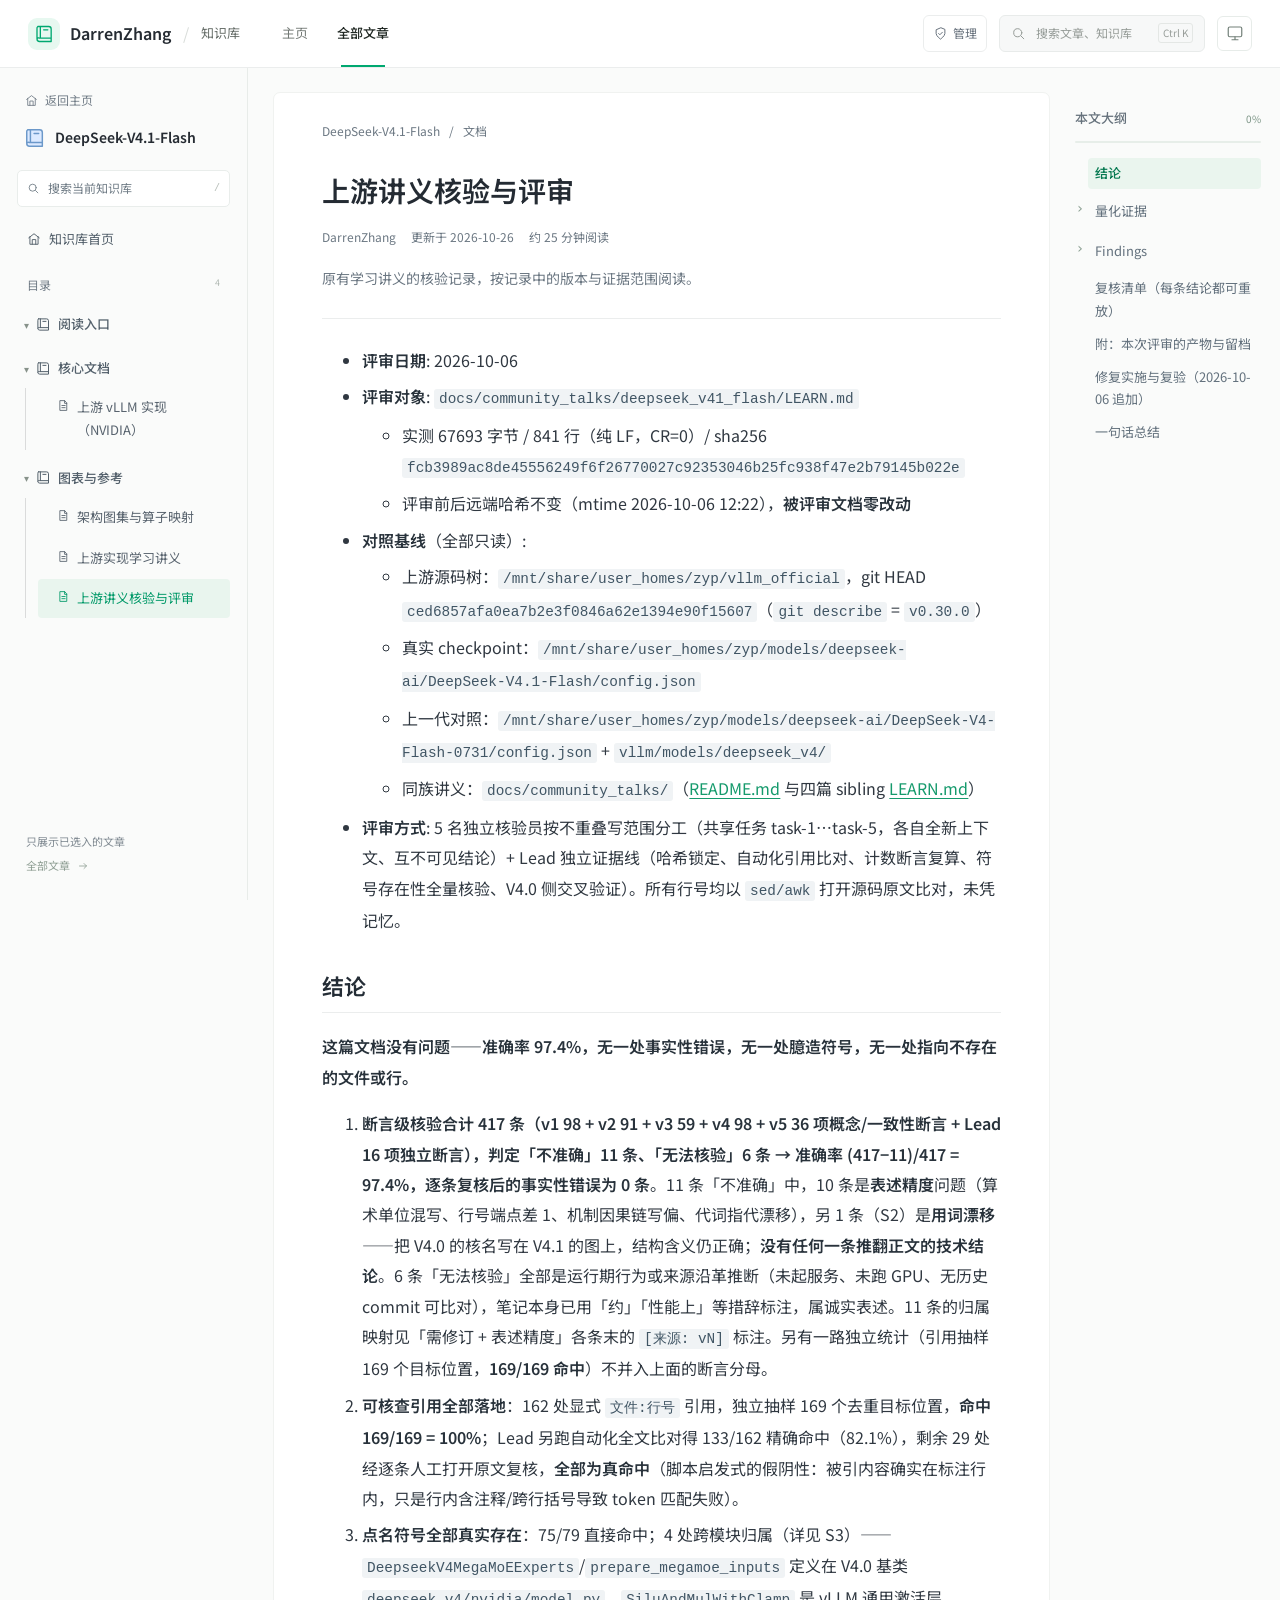
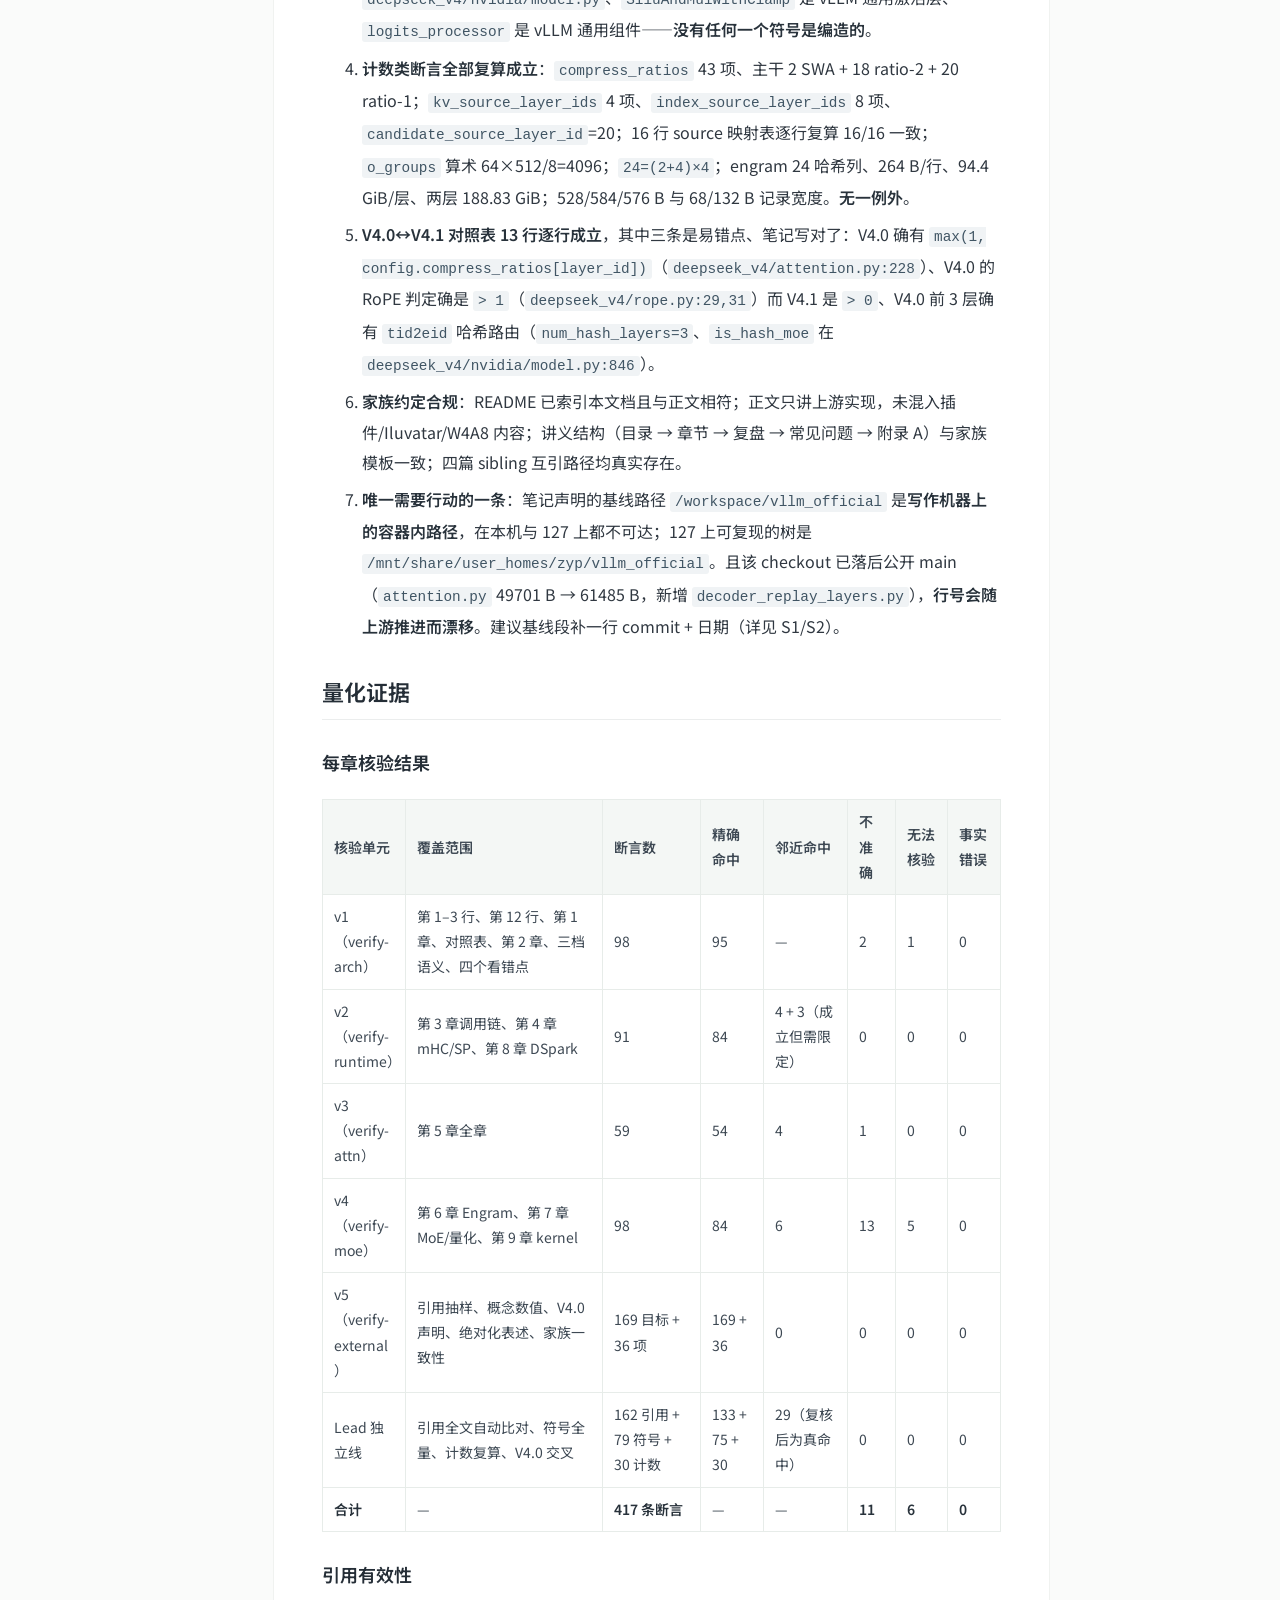
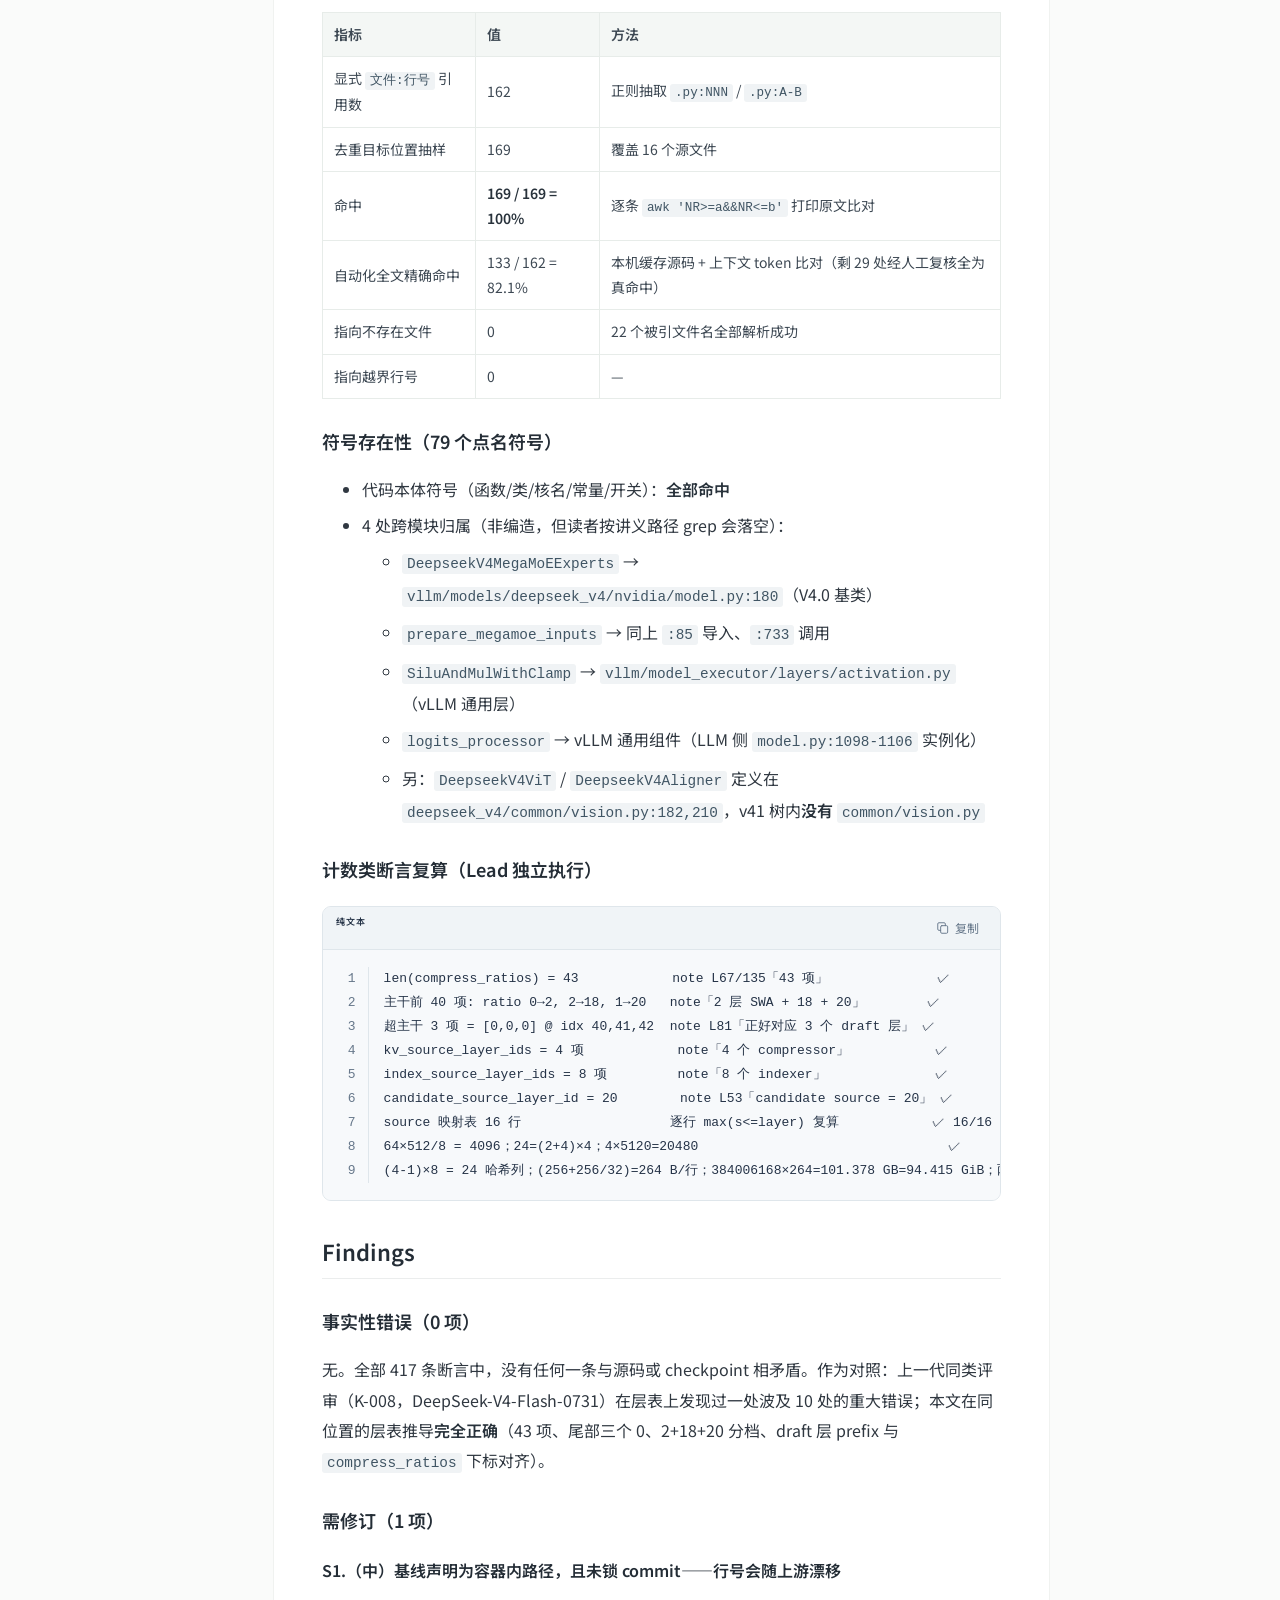
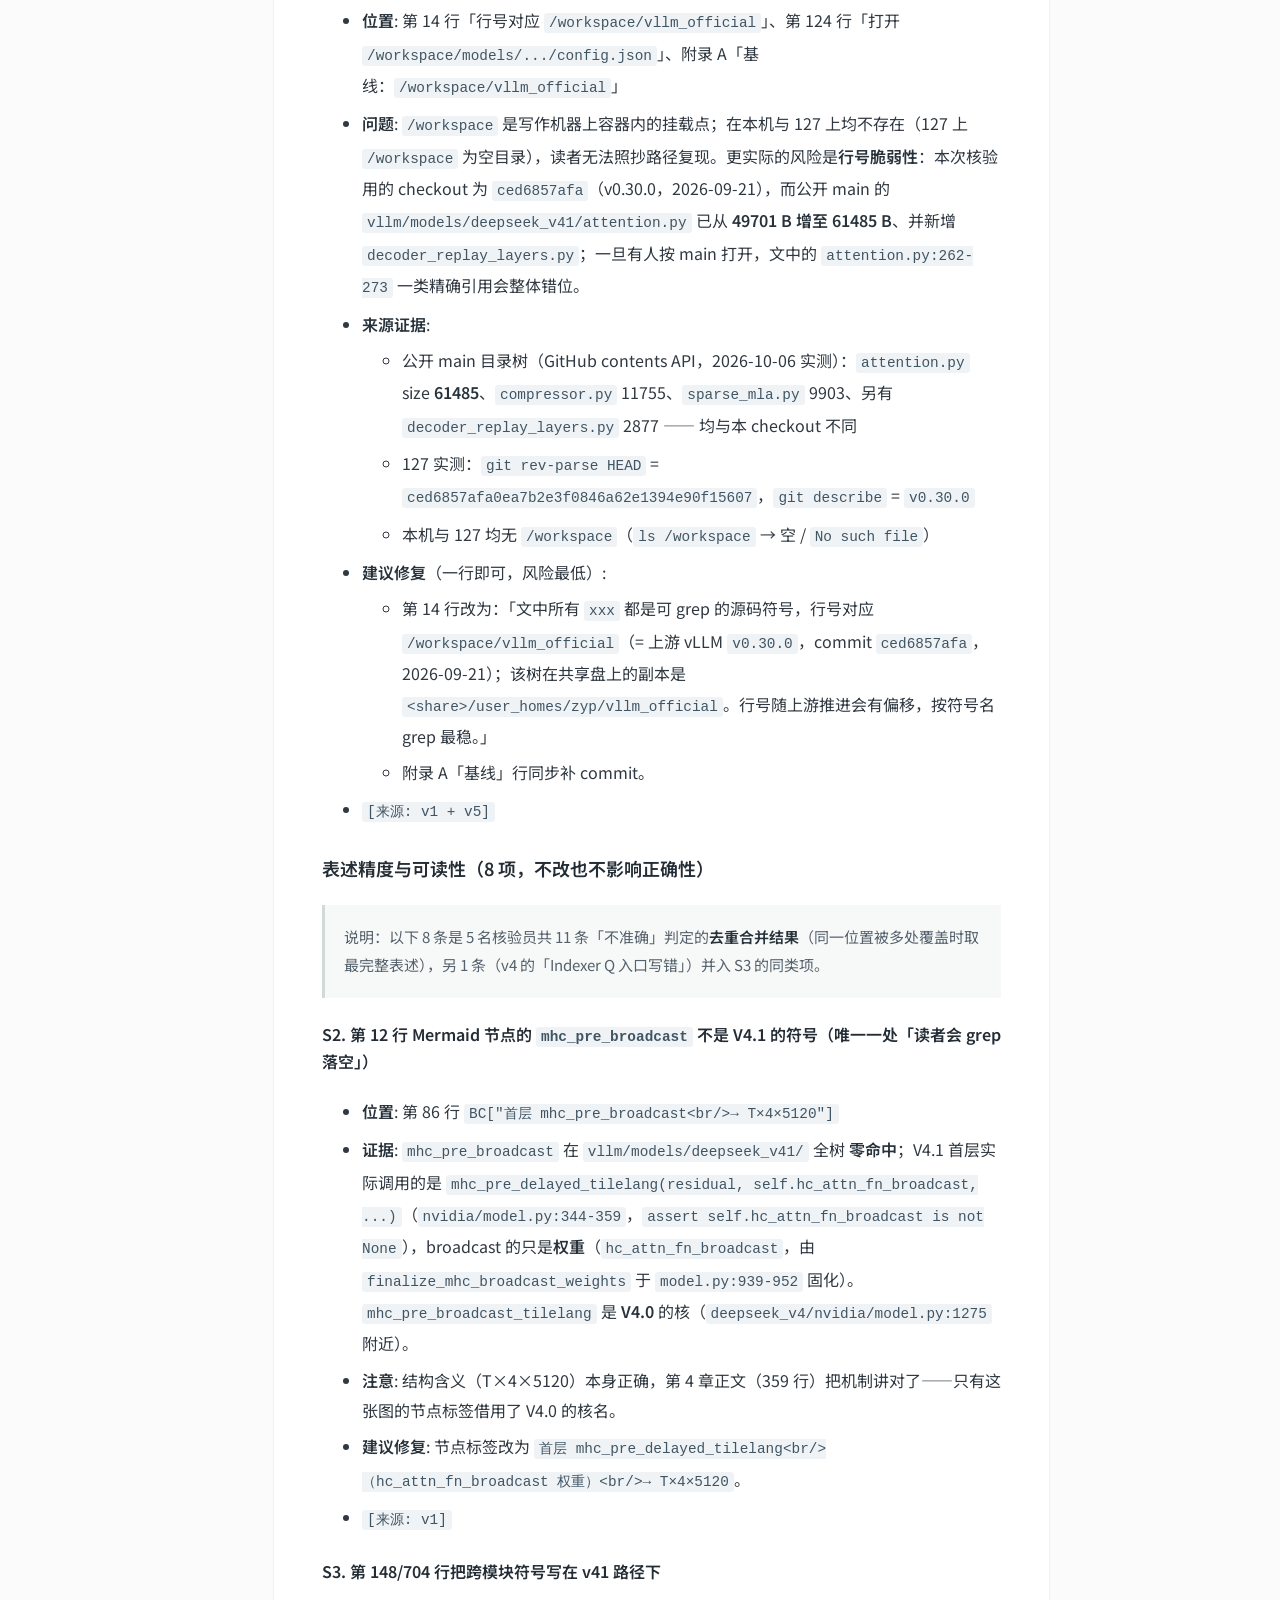
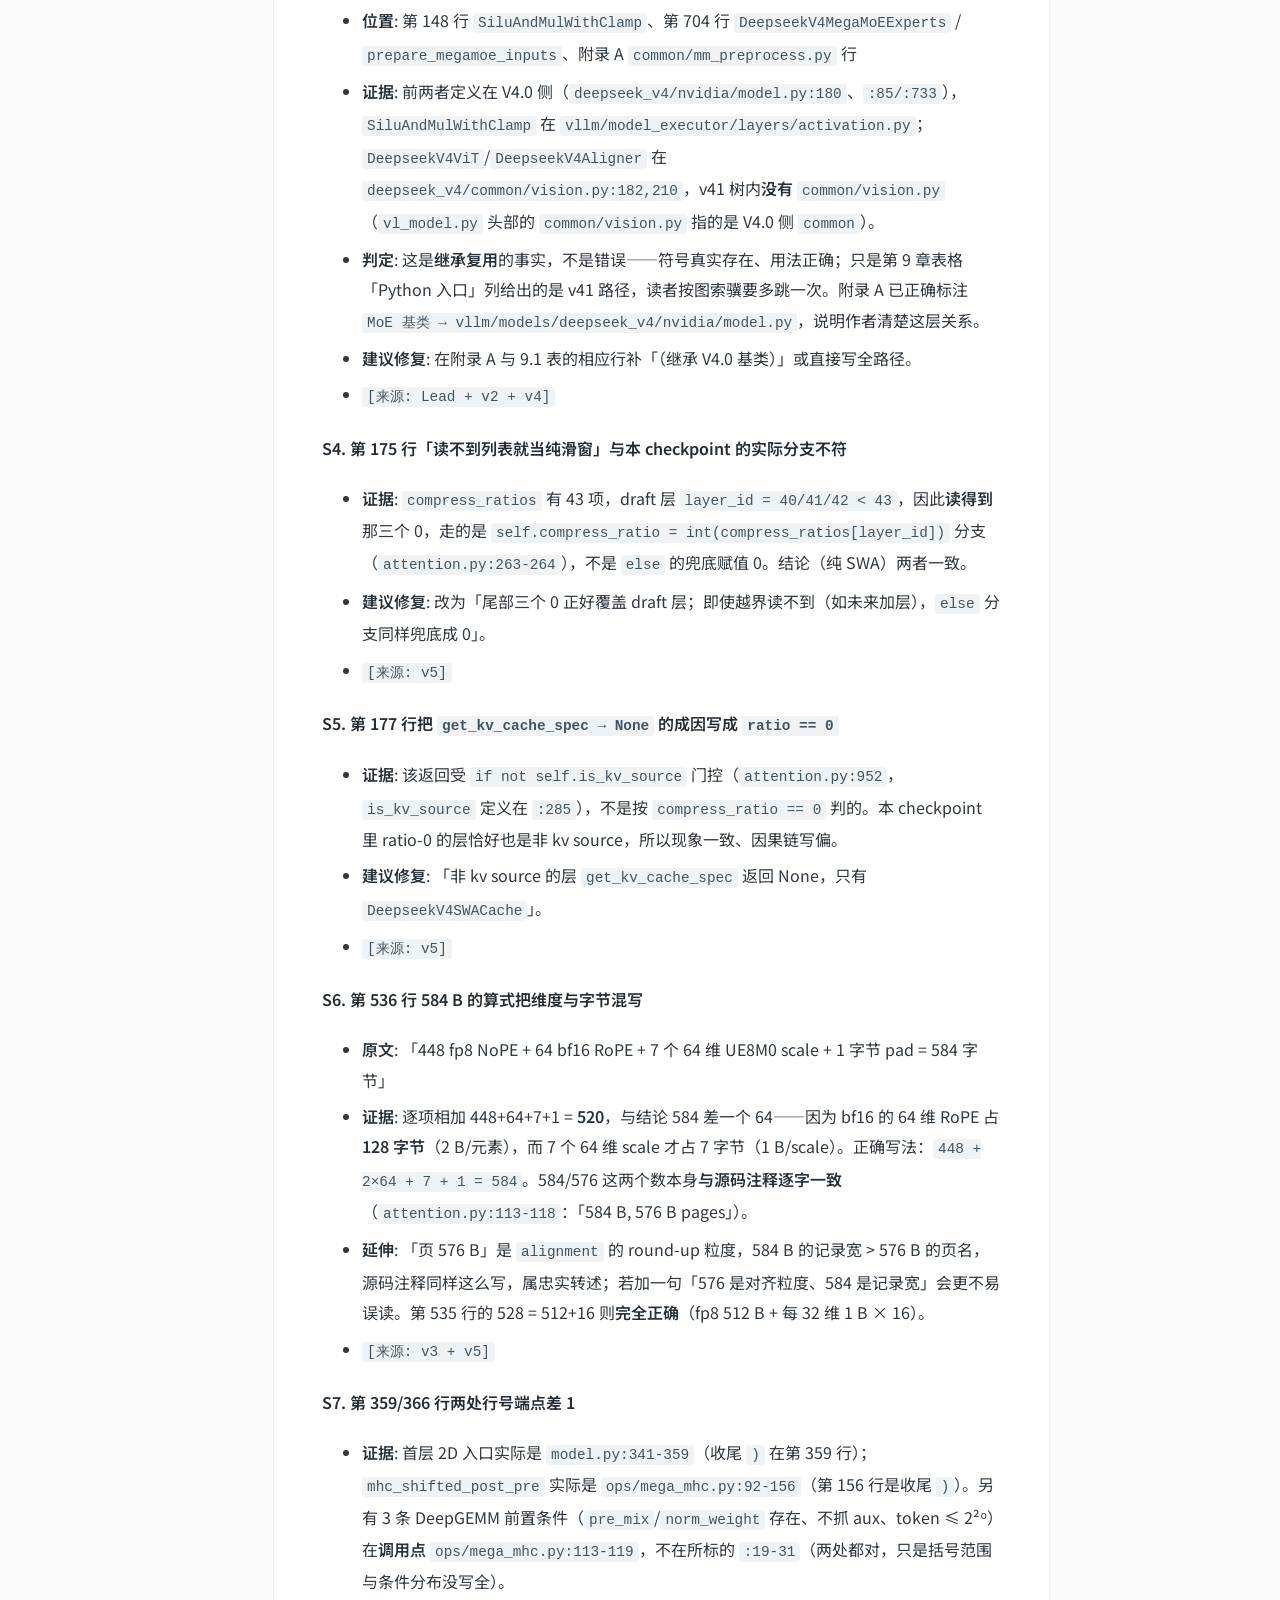
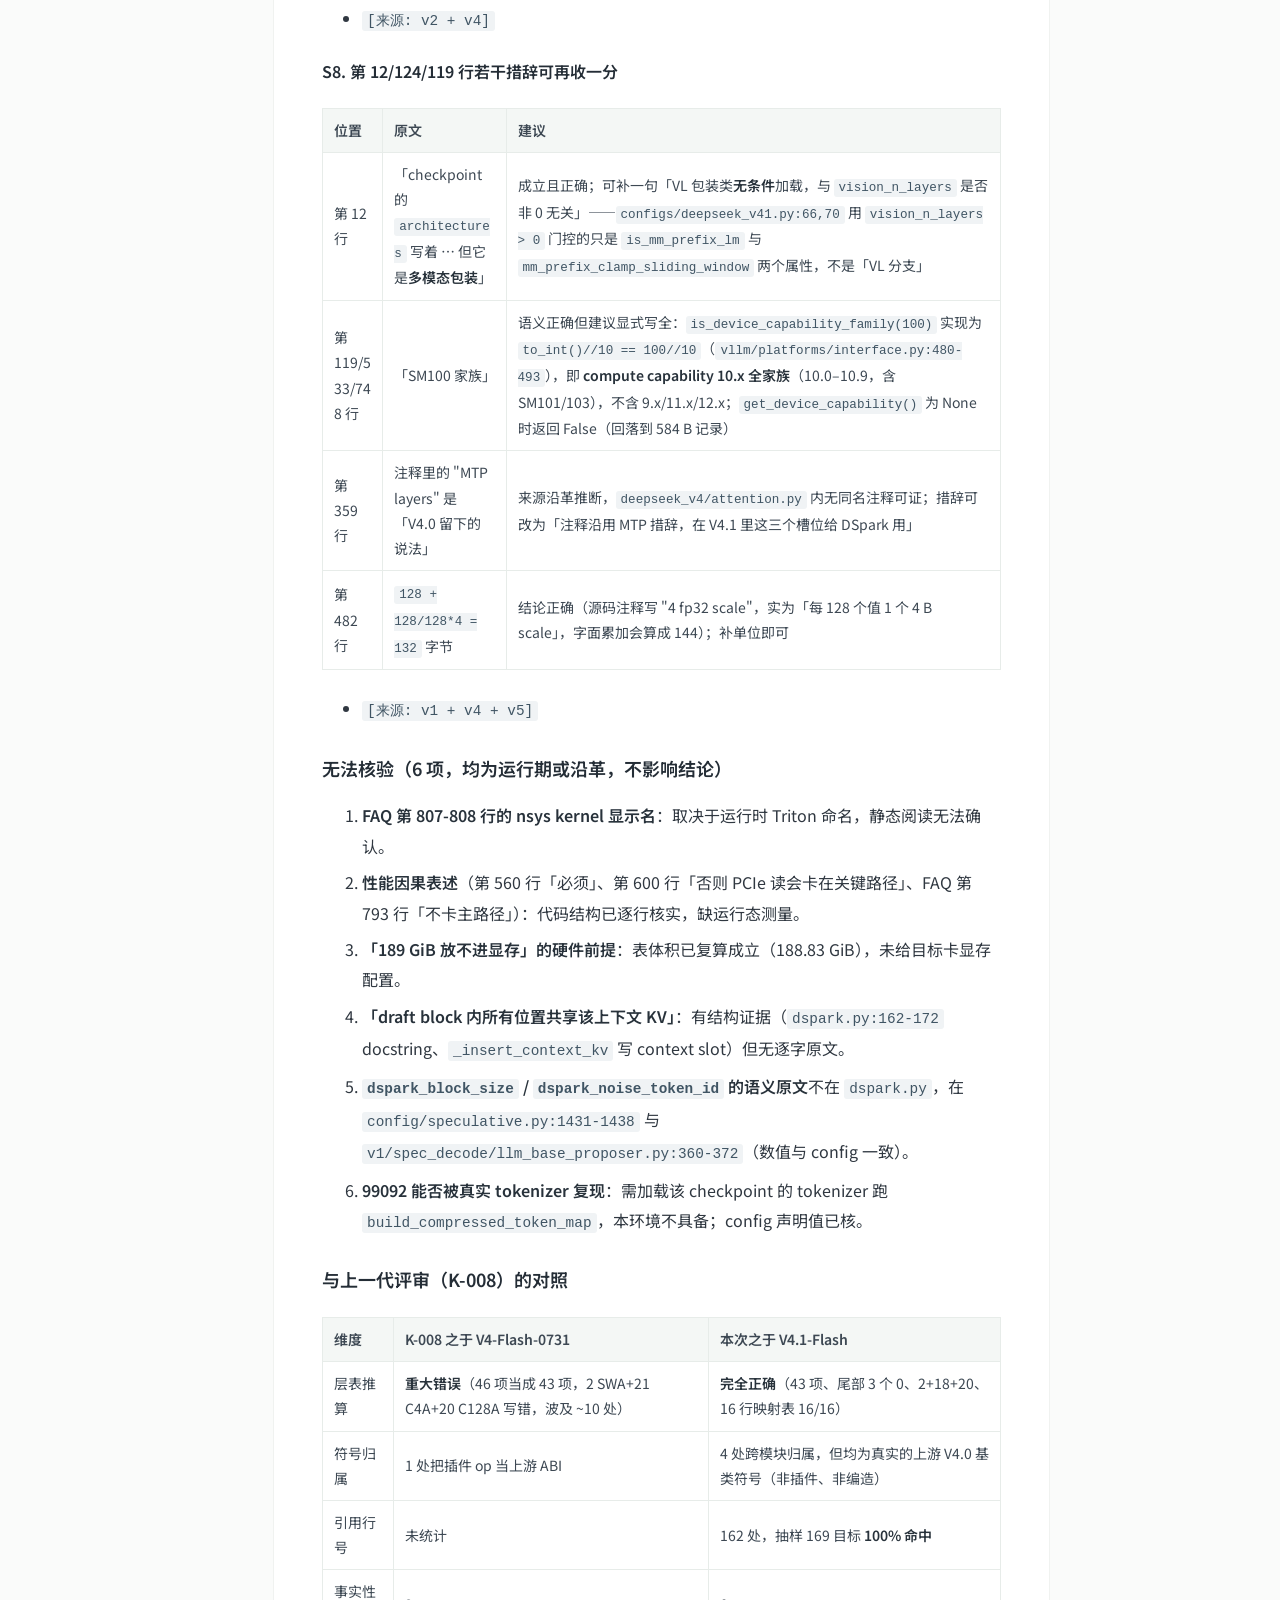
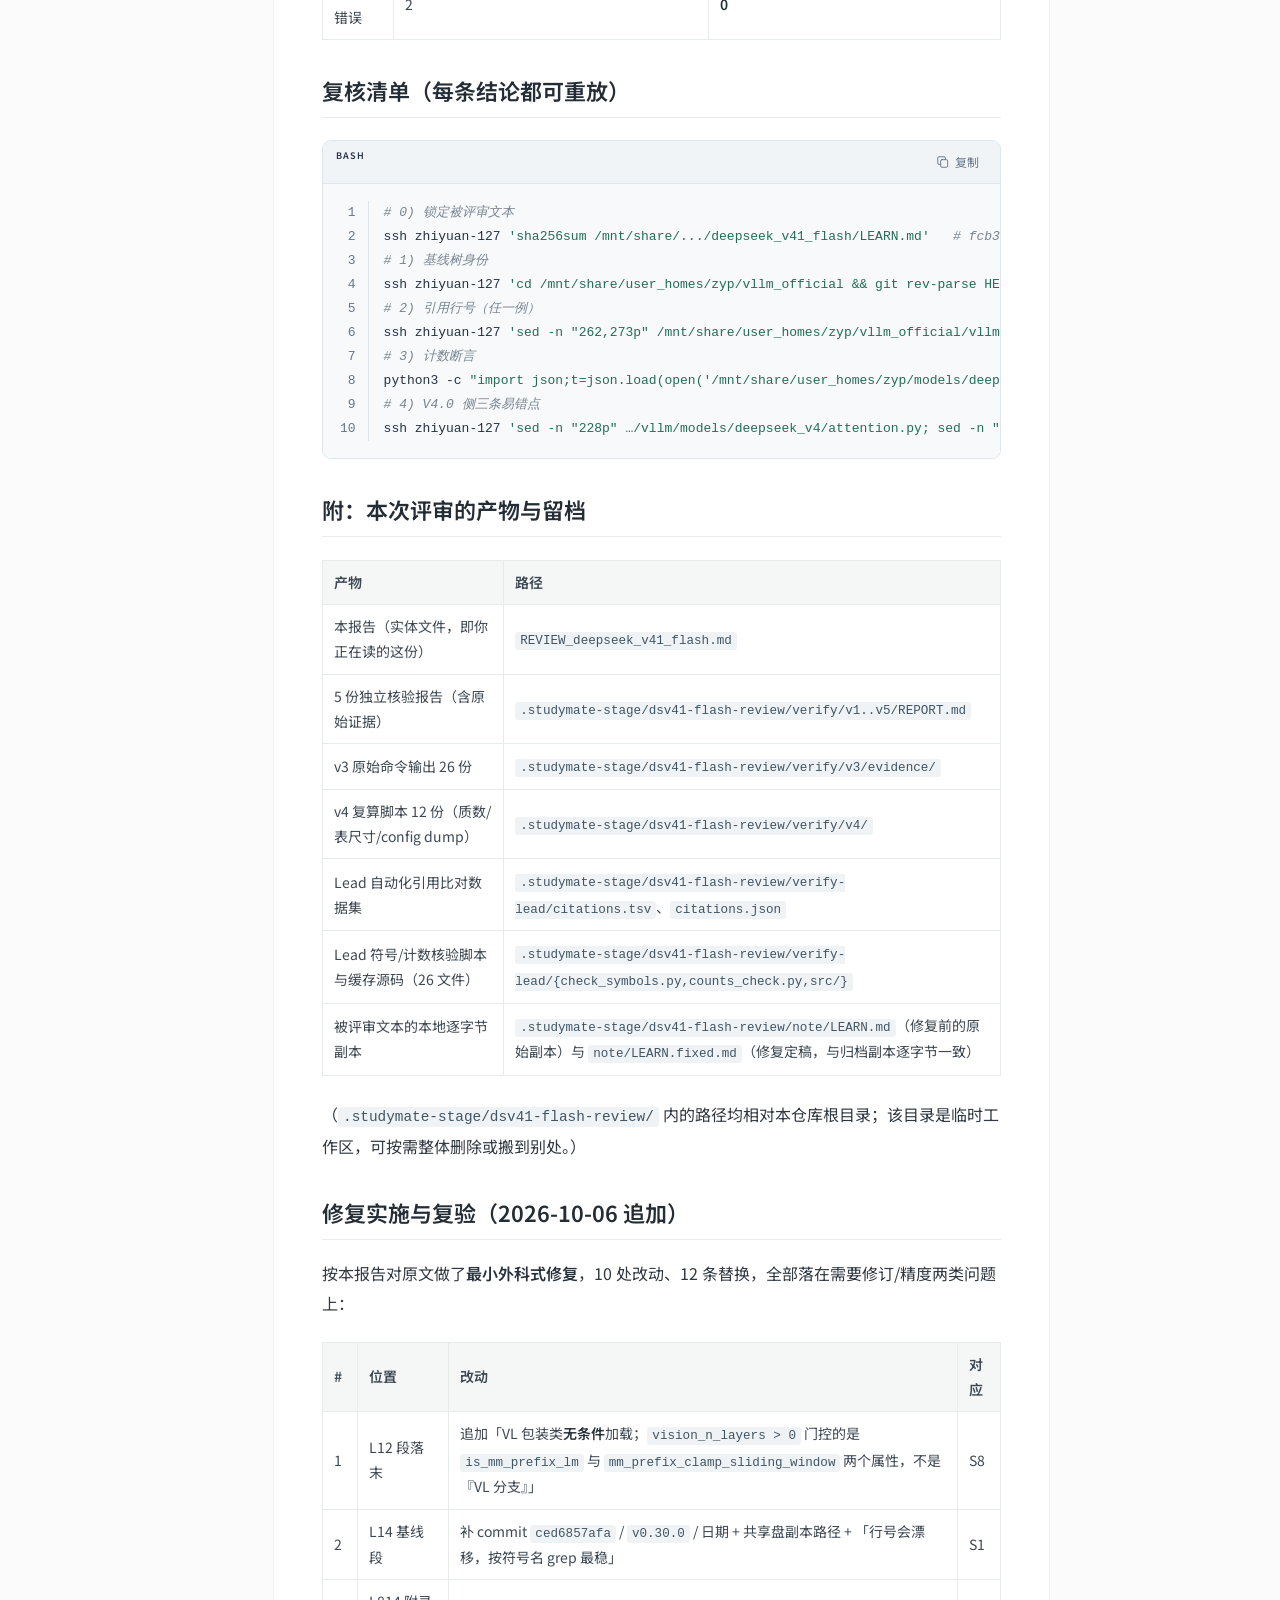
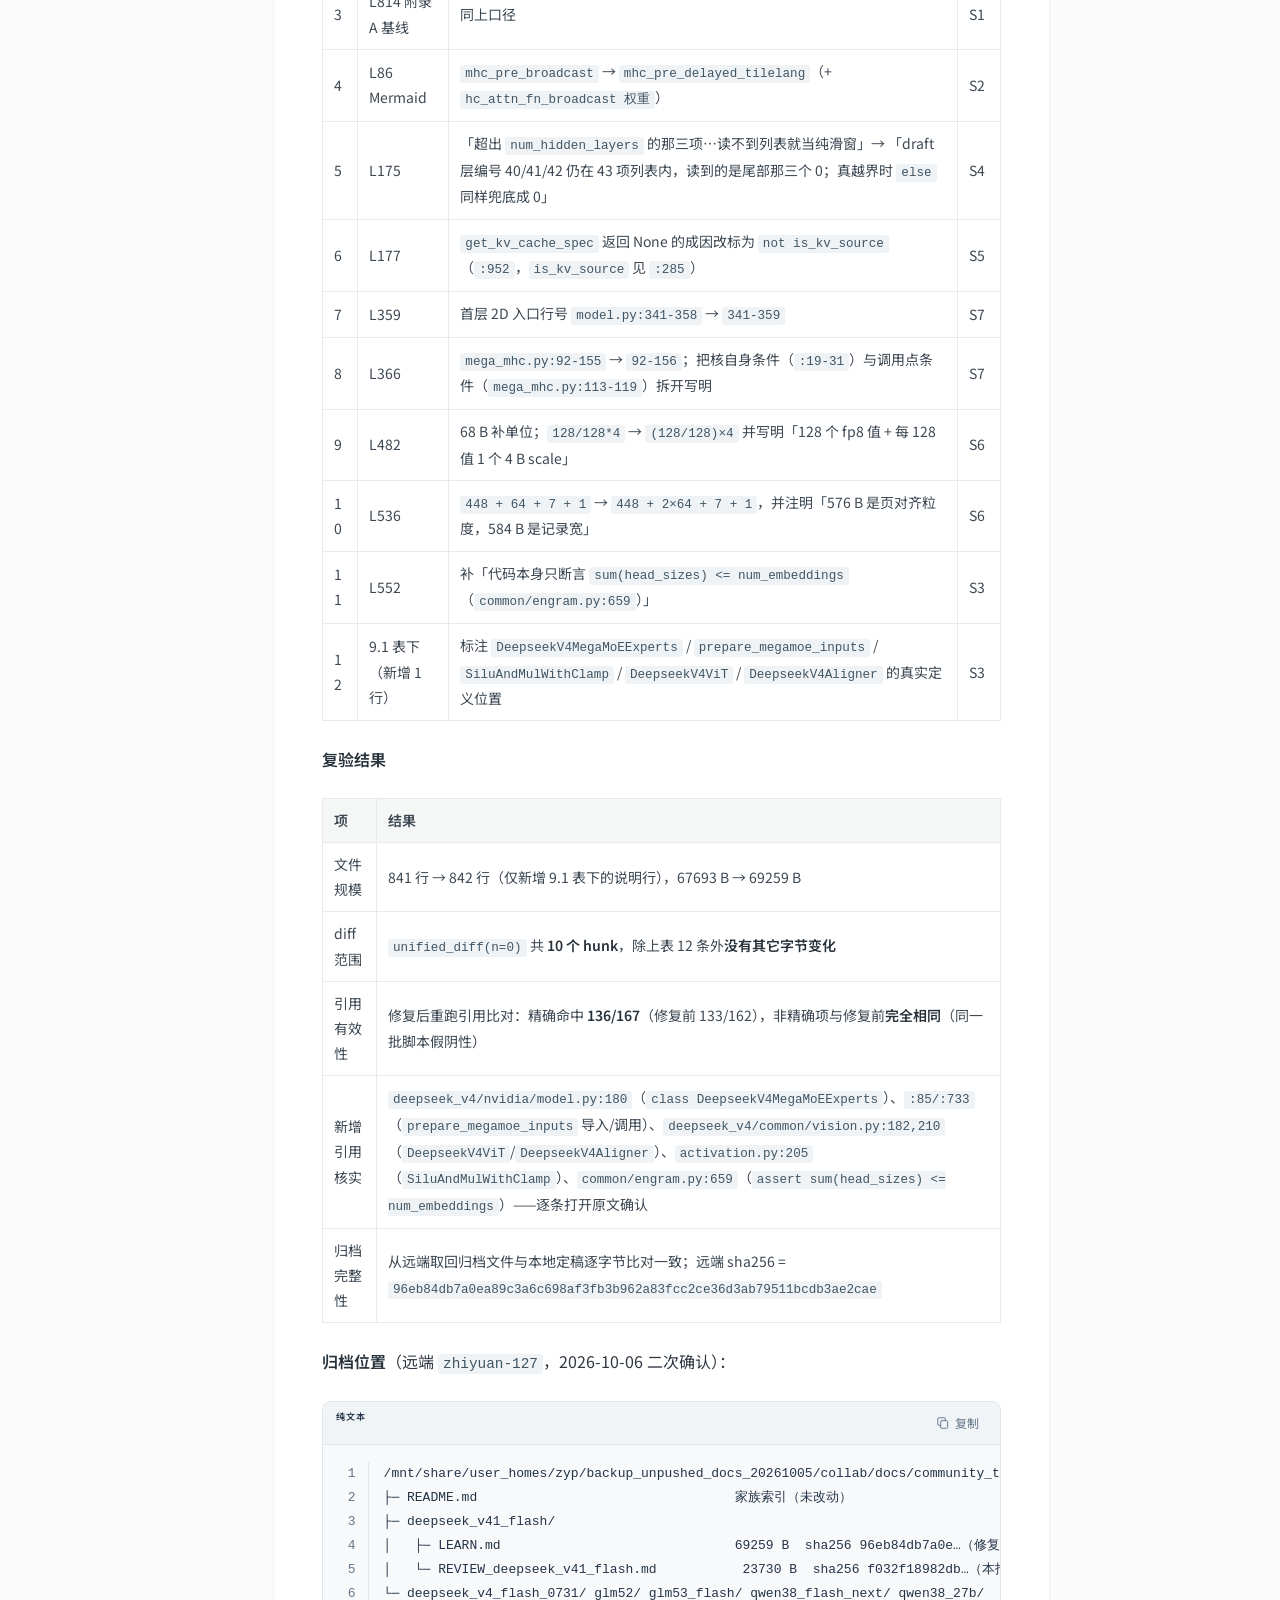
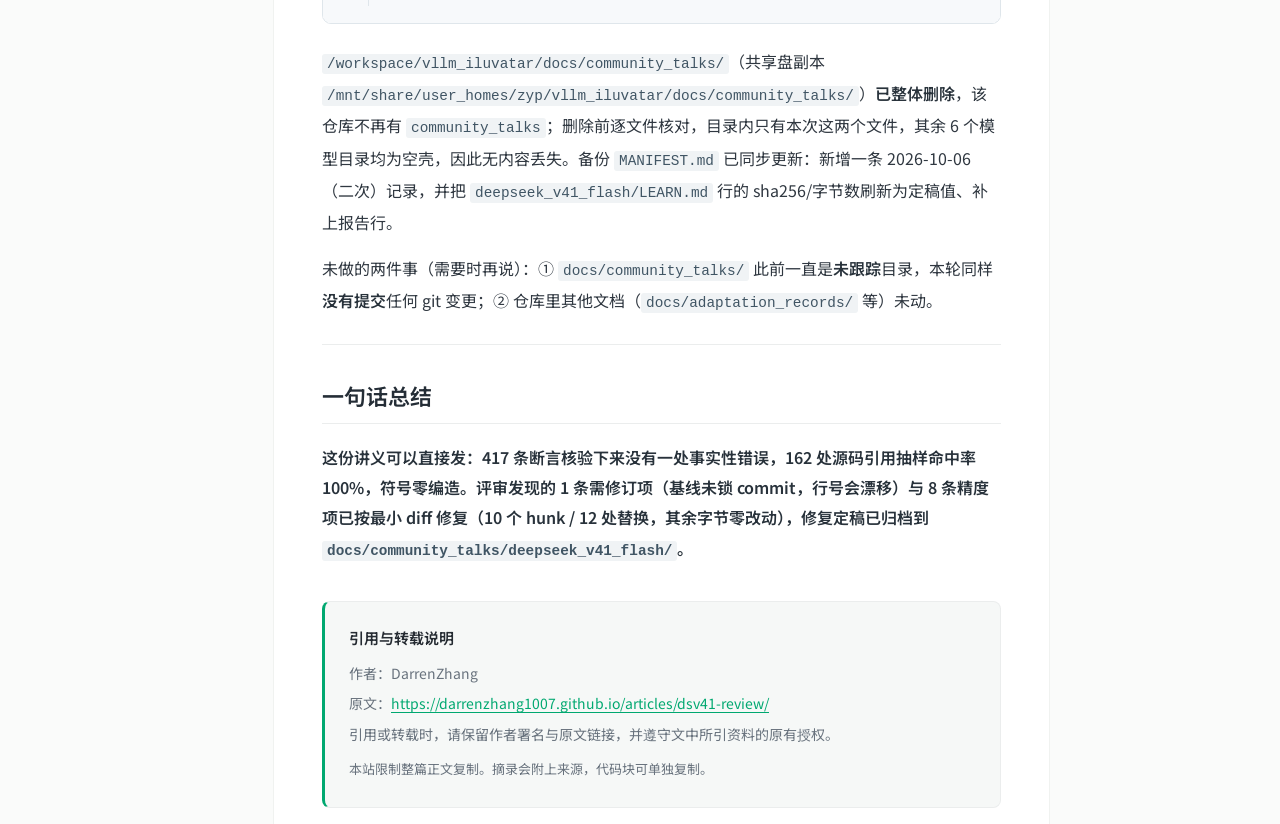
<file: articles/dsv41-review/index.html>
<!doctype html>
<html lang="zh-CN">
<head>
  <meta charset="UTF-8">
  <meta name="viewport" content="width=device-width,initial-scale=1">
  <meta name="theme-color" content="#ffffff">
  <meta name="color-scheme" content="light dark">
  <meta name="description" content="原有学习讲义的核验记录，按记录中的版本与证据范围阅读。">
  <title>上游讲义核验与评审 · DarrenZhang</title>
  <link rel="icon" href="/favicon.svg" type="image/svg+xml">
  <script src="/theme.js?v=fbee3d9f1352"></script>
  <link rel="stylesheet" href="/vendor--site-font.css?v=b0946ebef50d">
  <link rel="stylesheet" href="/style.css?v=5cd1cd8771cb">
  <link rel="stylesheet" href="/typography.css?v=a72487c06eb6">
  <link rel="stylesheet" href="/vendor--katex.local.css">
  <link rel="stylesheet" href="/theme.css?v=256cddc575d0">
  <script defer src="/vendor--katex.min.js"></script>
  <script defer src="/vendor--auto-render.min.js"></script>
  <link rel="stylesheet" href="/directory.css?v=47fa461e633d" data-reader-directory>
  <link rel="stylesheet" href="/code.css?v=059cce3dda81" data-reader-code>
  <link rel="stylesheet" href="/markdown-extensions.css?v=fff3a5effa63">
  <link rel="stylesheet" href="/reuse.css?v=fbfcaa0d7de1">
  <script type="module" src="/app.js?v=233a677c7fbf"></script>

  <meta name="robots" content="index, follow, max-image-preview:large">
  <link rel="canonical" href="https://darrenzhang1007.github.io/articles/dsv41-review/">
  <meta property="og:locale" content="zh_CN">
  <meta property="og:site_name" content="DarrenZhang · 知识库">
  <meta property="og:type" content="article">
  <meta property="og:title" content="上游讲义核验与评审">
  <meta property="og:description" content="原有学习讲义的核验记录，按记录中的版本与证据范围阅读。">
  <meta property="og:url" content="https://darrenzhang1007.github.io/articles/dsv41-review/">
  <meta property="og:image" content="https://darrenzhang1007.github.io/share-default.png">
  <meta property="og:image:type" content="image/png">
  <meta property="og:image:width" content="1200">
  <meta property="og:image:height" content="630">
  <meta property="og:image:alt" content="DarrenZhang 的个人技术知识库">
  <meta name="twitter:card" content="summary_large_image">
  <meta name="twitter:title" content="上游讲义核验与评审">
  <meta name="twitter:description" content="原有学习讲义的核验记录，按记录中的版本与证据范围阅读。">
  <meta name="twitter:image" content="https://darrenzhang1007.github.io/share-default.png">
  <meta property="article:modified_time" content="2026-10-26T09:04:47.233Z">
  <script type="application/ld+json">[{"@context":"https://schema.org","@type":"Article","@id":"https://darrenzhang1007.github.io/articles/dsv41-review/","url":"https://darrenzhang1007.github.io/articles/dsv41-review/","name":"上游讲义核验与评审","headline":"上游讲义核验与评审","author":{"@type":"Person","name":"DarrenZhang","url":"https://darrenzhang1007.github.io/"},"dateModified":"2026-10-26T09:04:47.233Z","mainEntityOfPage":"https://darrenzhang1007.github.io/articles/dsv41-review/","articleSection":"DeepSeek-V4.1-Flash","image":["https://darrenzhang1007.github.io/share-default.png"],"description":"原有学习讲义的核验记录，按记录中的版本与证据范围阅读。","inLanguage":"zh-CN"},{"@context":"https://schema.org","@type":"BreadcrumbList","itemListElement":[{"@type":"ListItem","position":1,"name":"主页","item":"https://darrenzhang1007.github.io/"},{"@type":"ListItem","position":2,"name":"DeepSeek-V4.1-Flash","item":"https://darrenzhang1007.github.io/books/dsv41-flash/"},{"@type":"ListItem","position":3,"name":"上游讲义核验与评审","item":"https://darrenzhang1007.github.io/articles/dsv41-review/"}]}]</script>
</head>
<body class="reader-view">
  <a class="skip-link" href="#main">跳到正文</a>
  <header class="site-header">
    <div class="header-inner">
      <a href="/" class="brand" aria-label="DarrenZhang 首页"><span class="brand-logo"><svg viewBox="0 0 24 24" aria-hidden="true"><path d="M4 3h13a3 3 0 0 1 3 3v15H6a3 3 0 0 1-3-3V6a3 3 0 0 1 1-3ZM7 3v14M3 18a2 2 0 0 1 3-1h14M11 7h5"/></svg></span>DarrenZhang<span class="brand-divider">/</span><span class="brand-label">知识库</span></a>
      <nav aria-label="主导航"><a href="/" data-nav="home">主页</a><a href="/articles/" data-nav="articles" class="active" aria-current="page">全部文章</a></nav>
      <div class="header-actions">
        <a class="manage-link" href="https://darrenzhang-notebook.blue-koala-1430.chatgpt.site" target="_blank" rel="noopener" aria-label="管理网站"><svg viewBox="0 0 24 24" aria-hidden="true"><path d="M12 3 5 6v6c0 4 7 9 7 9s7-5 7-9V6z"/><path d="m9 12 2 2 4-4"/></svg><span>管理</span></a>
        <button class="search-trigger" aria-label="搜索文章"><svg viewBox="0 0 24 24" aria-hidden="true"><circle cx="10.8" cy="10.8" r="6.5"/><path d="m16 16 4.5 4.5"/></svg><span>搜索文章、知识库</span><kbd>Ctrl K</kbd></button>
        <div class="theme-switcher">
          <button id="theme-toggle" class="theme-toggle" aria-label="显示主题" aria-controls="theme-panel" aria-expanded="false" title="显示主题">
            <svg class="theme-symbol" data-theme-symbol="system" viewBox="0 0 24 24" aria-hidden="true"><rect x="3" y="4" width="18" height="13" rx="2"/><path d="M8 21h8M12 17v4"/></svg>
            <svg class="theme-symbol" data-theme-symbol="light" viewBox="0 0 24 24" aria-hidden="true" hidden><circle cx="12" cy="12" r="4"/><path d="M12 2v2M12 20v2M2 12h2M20 12h2M5 5l1.5 1.5M17.5 17.5 19 19M5 19l1.5-1.5M17.5 6.5 19 5"/></svg>
            <svg class="theme-symbol" data-theme-symbol="dark" viewBox="0 0 24 24" aria-hidden="true" hidden><path d="M20.5 14A8.7 8.7 0 0 1 10 3.5 8.7 8.7 0 1 0 20.5 14Z"/></svg>
          </button>
          <div id="theme-panel" class="theme-panel" role="group" aria-label="显示主题" hidden>
            <p>显示主题</p>
            <button type="button" data-theme-option="system" aria-pressed="true"><span>跟随系统</span><span class="theme-check" aria-hidden="true">✓</span></button>
            <button type="button" data-theme-option="light" aria-pressed="false"><span>日间</span><span class="theme-check" aria-hidden="true">✓</span></button>
            <button type="button" data-theme-option="dark" aria-pressed="false"><span>夜间</span><span class="theme-check" aria-hidden="true">✓</span></button>
          </div>
        </div>
      </div>
    </div>
  </header>
  <main id="main" tabindex="-1"><div class="reader-toolbar"><button id="toggle-directory" aria-controls="book-sidebar" aria-expanded="false"><svg class="" viewBox="0 0 24 24" aria-hidden="true"><path d="M4 6h16M4 12h16M4 18h16"/></svg> 知识库</button><a href="/books/dsv41-flash/">DeepSeek-V4.1-Flash</a><button id="toggle-outline" aria-controls="outline-dialog" aria-expanded="false">本文大纲 <span class="reading-percent">0%</span></button></div><button class="sidebar-mask" id="sidebar-mask" aria-label="关闭目录"></button><div class="reader-shell has-toc"><aside class="book-sidebar" id="book-sidebar"><a class="sidebar-back" href="/"><svg class="" viewBox="0 0 24 24" aria-hidden="true"><path d="m3 10 9-7 9 7m-16-2v13h14V8M9 21v-8h6v8"/></svg> 返回主页</a><a class="sidebar-book" href="/books/dsv41-flash/"><span class="small-book"><svg class="" viewBox="0 0 24 24" aria-hidden="true"><path d="M4 3h13a3 3 0 0 1 3 3v15H6a3 3 0 0 1-3-3V6a3 3 0 0 1 1-3ZM7 3v14M3 18a2 2 0 0 1 3-1h14M11 7h5"/></svg></span><strong>DeepSeek-V4.1-Flash</strong></a><button class="sidebar-search" data-book-search="dsv41-flash"><svg class="" viewBox="0 0 24 24" aria-hidden="true"><circle cx="10.5" cy="10.5" r="6.5"/><path d="m16 16 4 4"/></svg><span>搜索当前知识库</span><kbd>/</kbd></button><a class="sidebar-overview " href="/books/dsv41-flash/"><svg class="" viewBox="0 0 24 24" aria-hidden="true"><path d="m3 10 9-7 9 7m-16-2v13h14V8M9 21v-8h6v8"/></svg> 知识库首页</a><div class="sidebar-section-label">目录 <span>4</span></div><nav aria-label="知识库目录"><details open class="directory-folder "><summary><svg class="" viewBox="0 0 24 24" aria-hidden="true"><path d="M4 3h13a3 3 0 0 1 3 3v15H6a3 3 0 0 1-3-3V6a3 3 0 0 1 1-3ZM7 3v14M3 18a2 2 0 0 1 3-1h14M11 7h5"/></svg><span>阅读入口</span></summary><div class="directory-children"></div></details><details open class="directory-folder "><summary><svg class="" viewBox="0 0 24 24" aria-hidden="true"><path d="M4 3h13a3 3 0 0 1 3 3v15H6a3 3 0 0 1-3-3V6a3 3 0 0 1 1-3ZM7 3v14M3 18a2 2 0 0 1 3-1h14M11 7h5"/></svg><span>核心文档</span></summary><div class="directory-children"><a class="tree-note "  href="/articles/dsv41-upstream/"><svg class="" viewBox="0 0 24 24" aria-hidden="true"><path d="M6 3h8l4 4v14H6zM14 3v5h4M9 12h6m-6 4h6"/></svg><span>上游 vLLM 实现（NVIDIA）</span></a></div></details><details open class="directory-folder "><summary><svg class="" viewBox="0 0 24 24" aria-hidden="true"><path d="M4 3h13a3 3 0 0 1 3 3v15H6a3 3 0 0 1-3-3V6a3 3 0 0 1 1-3ZM7 3v14M3 18a2 2 0 0 1 3-1h14M11 7h5"/></svg><span>图表与参考</span></summary><div class="directory-children"><a class="tree-note "  href="/articles/dsv41-diagrams/"><svg class="" viewBox="0 0 24 24" aria-hidden="true"><path d="M6 3h8l4 4v14H6zM14 3v5h4M9 12h6m-6 4h6"/></svg><span>架构图集与算子映射</span></a><a class="tree-note "  href="/articles/dsv41-reference/"><svg class="" viewBox="0 0 24 24" aria-hidden="true"><path d="M6 3h8l4 4v14H6zM14 3v5h4M9 12h6m-6 4h6"/></svg><span>上游实现学习讲义</span></a><a class="tree-note active" aria-current="page" href="/articles/dsv41-review/"><svg class="" viewBox="0 0 24 24" aria-hidden="true"><path d="M6 3h8l4 4v14H6zM14 3v5h4M9 12h6m-6 4h6"/></svg><span>上游讲义核验与评审</span></a></div></details></nav><div class="sidebar-bottom"><span>只展示已选入的文章</span><a href="/articles/">全部文章 <svg class="" viewBox="0 0 24 24" aria-hidden="true"><path d="M5 12h14m-5-5 5 5-5 5"/></svg></a></div></aside><div class="reader-content"><article class="article"><div class="breadcrumbs"><a href="/books/dsv41-flash/">DeepSeek-V4.1-Flash</a><span>/</span><span>文档</span></div><header class="article-head"><h1>上游讲义核验与评审</h1><div class="document-meta"><span>DarrenZhang</span><time datetime="2026-10-26T09:04:47.233760+00:00">更新于 2026-10-26</time><span>约 25 分钟阅读</span></div><p class="article-description">原有学习讲义的核验记录，按记录中的版本与证据范围阅读。</p></header><div class="prose"><span id="评审报告deepseek-v41-flash-学习讲义deepseek_v41_flashlearnmd"></span>
<ul>
<li><strong>评审日期</strong>: 2026-10-06</li>
<li><strong>评审对象</strong>: <code>docs/community_talks/deepseek_v41_flash/LEARN.md</code>
<ul>
<li>实测 67693 字节 / 841 行（纯 LF，CR=0）/ sha256 <code>fcb3989ac8de45556249f6f26770027c92353046b25fc938f47e2b79145b022e</code></li>
<li>评审前后远端哈希不变（mtime 2026-10-06 12:22），<strong>被评审文档零改动</strong></li>
</ul>
</li>
<li><strong>对照基线</strong>（全部只读）:
<ul>
<li>上游源码树：<code>/mnt/share/user_homes/zyp/vllm_official</code>，git HEAD <code>ced6857afa0ea7b2e3f0846a62e1394e90f15607</code>（<code>git describe</code> = <code>v0.30.0</code>）</li>
<li>真实 checkpoint：<code>/mnt/share/user_homes/zyp/models/deepseek-ai/DeepSeek-V4.1-Flash/config.json</code></li>
<li>上一代对照：<code>/mnt/share/user_homes/zyp/models/deepseek-ai/DeepSeek-V4-Flash-0731/config.json</code> + <code>vllm/models/deepseek_v4/</code></li>
<li>同族讲义：<code>docs/community_talks/</code>（<a href="http://README.md">README.md</a> 与四篇 sibling <a href="http://LEARN.md">LEARN.md</a>）</li>
</ul>
</li>
<li><strong>评审方式</strong>: 5 名独立核验员按不重叠写范围分工（共享任务 task-1…task-5，各自全新上下文、互不可见结论）+ Lead 独立证据线（哈希锁定、自动化引用比对、计数断言复算、符号存在性全量核验、V4.0 侧交叉验证）。所有行号均以 <code>sed/awk</code> 打开源码原文比对，未凭记忆。</li>
</ul>
<h2 id="结论">结论</h2>
<p><strong>这篇文档没有问题——准确率 97.4%，无一处事实性错误，无一处臆造符号，无一处指向不存在的文件或行。</strong></p>
<ol>
<li><strong>断言级核验合计 417 条（v1 98 + v2 91 + v3 59 + v4 98 + v5 36 项概念/一致性断言 + Lead 16 项独立断言），判定「不准确」11 条、「无法核验」6 条 → 准确率 (417−11)/417 = 97.4%，逐条复核后的事实性错误为 0 条</strong>。11 条「不准确」中，10 条是<strong>表述精度</strong>问题（算术单位混写、行号端点差 1、机制因果链写偏、代词指代漂移），另 1 条（S2）是<strong>用词漂移</strong>——把 V4.0 的核名写在 V4.1 的图上，结构含义仍正确；<strong>没有任何一条推翻正文的技术结论</strong>。6 条「无法核验」全部是运行期行为或来源沿革推断（未起服务、未跑 GPU、无历史 commit 可比对），笔记本身已用「约」「性能上」等措辞标注，属诚实表述。11 条的归属映射见「需修订 + 表述精度」各条末的 <code>[来源: vN]</code> 标注。另有一路独立统计（引用抽样 169 个目标位置，<strong>169/169 命中</strong>）不并入上面的断言分母。</li>
<li><strong>可核查引用全部落地</strong>：162 处显式 <code>文件:行号</code> 引用，独立抽样 169 个去重目标位置，<strong>命中 169/169 = 100%</strong>；Lead 另跑自动化全文比对得 133/162 精确命中（82.1%），剩余 29 处经逐条人工打开原文复核，<strong>全部为真命中</strong>（脚本启发式的假阴性：被引内容确实在标注行内，只是行内含注释/跨行括号导致 token 匹配失败）。</li>
<li><strong>点名符号全部真实存在</strong>：75/79 直接命中；4 处跨模块归属（详见 S3）——<code>DeepseekV4MegaMoEExperts</code>/<code>prepare_megamoe_inputs</code> 定义在 V4.0 基类 <code>deepseek_v4/nvidia/model.py</code>、<code>SiluAndMulWithClamp</code> 是 vLLM 通用激活层、<code>logits_processor</code> 是 vLLM 通用组件——<strong>没有任何一个符号是编造的</strong>。</li>
<li><strong>计数类断言全部复算成立</strong>：<code>compress_ratios</code> 43 项、主干 2 SWA + 18 ratio-2 + 20 ratio-1；<code>kv_source_layer_ids</code> 4 项、<code>index_source_layer_ids</code> 8 项、<code>candidate_source_layer_id</code>=20；16 行 source 映射表逐行复算 16/16 一致；<code>o_groups</code> 算术 64×512/8=4096；<code>24=(2+4)×4</code>；engram 24 哈希列、264 B/行、94.4 GiB/层、两层 188.83 GiB；528/584/576 B 与 68/132 B 记录宽度。<strong>无一例外</strong>。</li>
<li><strong>V4.0↔V4.1 对照表 13 行逐行成立</strong>，其中三条是易错点、笔记写对了：V4.0 确有 <code>max(1, config.compress_ratios[layer_id])</code>（<code>deepseek_v4/attention.py:228</code>）、V4.0 的 RoPE 判定确是 <code>&gt; 1</code>（<code>deepseek_v4/rope.py:29,31</code>）而 V4.1 是 <code>&gt; 0</code>、V4.0 前 3 层确有 <code>tid2eid</code> 哈希路由（<code>num_hash_layers=3</code>、<code>is_hash_moe</code> 在 <code>deepseek_v4/nvidia/model.py:846</code>）。</li>
<li><strong>家族约定合规</strong>：README 已索引本文档且与正文相符；正文只讲上游实现，未混入插件/Iluvatar/W4A8 内容；讲义结构（目录 → 章节 → 复盘 → 常见问题 → 附录 A）与家族模板一致；四篇 sibling 互引路径均真实存在。</li>
<li><strong>唯一需要行动的一条</strong>：笔记声明的基线路径 <code>/workspace/vllm_official</code> 是<strong>写作机器上的容器内路径</strong>，在本机与 127 上都不可达；127 上可复现的树是 <code>/mnt/share/user_homes/zyp/vllm_official</code>。且该 checkout 已落后公开 main（<code>attention.py</code> 49701 B → 61485 B，新增 <code>decoder_replay_layers.py</code>），<strong>行号会随上游推进而漂移</strong>。建议基线段补一行 commit + 日期（详见 S1/S2）。</li>
</ol>
<h2 id="量化证据">量化证据</h2>
<h3 id="每章核验结果">每章核验结果</h3>
<div class="table-scroll"><table>
<thead>
<tr>
<th>核验单元</th>
<th>覆盖范围</th>
<th>断言数</th>
<th>精确命中</th>
<th>邻近命中</th>
<th>不准确</th>
<th>无法核验</th>
<th>事实错误</th>
</tr>
</thead>
<tbody>
<tr>
<td>v1（verify-arch）</td>
<td>第 1–3 行、第 12 行、第 1 章、对照表、第 2 章、三档语义、四个看错点</td>
<td>98</td>
<td>95</td>
<td>—</td>
<td>2</td>
<td>1</td>
<td>0</td>
</tr>
<tr>
<td>v2（verify-runtime）</td>
<td>第 3 章调用链、第 4 章 mHC/SP、第 8 章 DSpark</td>
<td>91</td>
<td>84</td>
<td>4 + 3（成立但需限定）</td>
<td>0</td>
<td>0</td>
<td>0</td>
</tr>
<tr>
<td>v3（verify-attn）</td>
<td>第 5 章全章</td>
<td>59</td>
<td>54</td>
<td>4</td>
<td>1</td>
<td>0</td>
<td>0</td>
</tr>
<tr>
<td>v4（verify-moe）</td>
<td>第 6 章 Engram、第 7 章 MoE/量化、第 9 章 kernel</td>
<td>98</td>
<td>84</td>
<td>6</td>
<td>13</td>
<td>5</td>
<td>0</td>
</tr>
<tr>
<td>v5（verify-external）</td>
<td>引用抽样、概念数值、V4.0 声明、绝对化表述、家族一致性</td>
<td>169 目标 + 36 项</td>
<td>169 + 36</td>
<td>0</td>
<td>0</td>
<td>0</td>
<td>0</td>
</tr>
<tr>
<td>Lead 独立线</td>
<td>引用全文自动比对、符号全量、计数复算、V4.0 交叉</td>
<td>162 引用 + 79 符号 + 30 计数</td>
<td>133 + 75 + 30</td>
<td>29（复核后为真命中）</td>
<td>0</td>
<td>0</td>
<td>0</td>
</tr>
<tr>
<td><strong>合计</strong></td>
<td>—</td>
<td><strong>417 条断言</strong></td>
<td>—</td>
<td>—</td>
<td><strong>11</strong></td>
<td><strong>6</strong></td>
<td><strong>0</strong></td>
</tr>
</tbody>
</table></div>
<h3 id="引用有效性">引用有效性</h3>
<div class="table-scroll"><table>
<thead>
<tr>
<th>指标</th>
<th>值</th>
<th>方法</th>
</tr>
</thead>
<tbody>
<tr>
<td>显式 <code>文件:行号</code> 引用数</td>
<td>162</td>
<td>正则抽取 <code>.py:NNN</code> / <code>.py:A-B</code></td>
</tr>
<tr>
<td>去重目标位置抽样</td>
<td>169</td>
<td>覆盖 16 个源文件</td>
</tr>
<tr>
<td>命中</td>
<td><strong>169 / 169 = 100%</strong></td>
<td>逐条 <code>awk 'NR&gt;=a&amp;&amp;NR&lt;=b'</code> 打印原文比对</td>
</tr>
<tr>
<td>自动化全文精确命中</td>
<td>133 / 162 = 82.1%</td>
<td>本机缓存源码 + 上下文 token 比对（剩 29 处经人工复核全为真命中）</td>
</tr>
<tr>
<td>指向不存在文件</td>
<td>0</td>
<td>22 个被引文件名全部解析成功</td>
</tr>
<tr>
<td>指向越界行号</td>
<td>0</td>
<td>—</td>
</tr>
</tbody>
</table></div>
<h3 id="符号存在性79-个点名符号">符号存在性（79 个点名符号）</h3>
<ul>
<li>代码本体符号（函数/类/核名/常量/开关）：<strong>全部命中</strong></li>
<li>4 处跨模块归属（非编造，但读者按讲义路径 grep 会落空）：
<ul>
<li><code>DeepseekV4MegaMoEExperts</code> → <code>vllm/models/deepseek_v4/nvidia/model.py:180</code>（V4.0 基类）</li>
<li><code>prepare_megamoe_inputs</code> → 同上 <code>:85</code> 导入、<code>:733</code> 调用</li>
<li><code>SiluAndMulWithClamp</code> → <code>vllm/model_executor/layers/activation.py</code>（vLLM 通用层）</li>
<li><code>logits_processor</code> → vLLM 通用组件（LLM 侧 <code>model.py:1098-1106</code> 实例化）</li>
<li>另：<code>DeepseekV4ViT</code> / <code>DeepseekV4Aligner</code> 定义在 <code>deepseek_v4/common/vision.py:182,210</code>，v41 树内<strong>没有</strong> <code>common/vision.py</code></li>
</ul>
</li>
</ul>
<h3 id="计数类断言复算lead-独立执行">计数类断言复算（Lead 独立执行）</h3>
<pre><code>len(compress_ratios) = 43            note L67/135「43 项」              ✓
主干前 40 项: ratio 0→2, 2→18, 1→20   note「2 层 SWA + 18 + 20」        ✓
超主干 3 项 = [0,0,0] @ idx 40,41,42  note L81「正好对应 3 个 draft 层」 ✓
kv_source_layer_ids = 4 项            note「4 个 compressor」           ✓
index_source_layer_ids = 8 项         note「8 个 indexer」              ✓
candidate_source_layer_id = 20        note L53「candidate source = 20」 ✓
source 映射表 16 行                   逐行 max(s&lt;=layer) 复算            ✓ 16/16
64×512/8 = 4096；24=(2+4)×4；4×5120=20480                                ✓
(4-1)×8 = 24 哈希列；(256+256/32)=264 B/行；384006168×264=101.378 GB=94.415 GiB；两层 188.83 GiB  ✓
</code></pre>
<h2 id="findings">Findings</h2>
<h3 id="事实性错误0-项">事实性错误（0 项）</h3>
<p>无。全部 417 条断言中，没有任何一条与源码或 checkpoint 相矛盾。作为对照：上一代同类评审（K-008，DeepSeek-V4-Flash-0731）在层表上发现过一处波及 10 处的重大错误；本文在同位置的层表推导<strong>完全正确</strong>（43 项、尾部三个 0、2+18+20 分档、draft 层 prefix 与 <code>compress_ratios</code> 下标对齐）。</p>
<h3 id="需修订1-项">需修订（1 项）</h3>
<h4 id="s1中基线声明为容器内路径且未锁-commit行号会随上游漂移">S1.（中）基线声明为容器内路径，且未锁 commit——行号会随上游漂移</h4>
<ul>
<li><strong>位置</strong>: 第 14 行「行号对应 <code>/workspace/vllm_official</code>」、第 124 行「打开 <code>/workspace/models/.../config.json</code>」、附录 A「基线：<code>/workspace/vllm_official</code>」</li>
<li><strong>问题</strong>: <code>/workspace</code> 是写作机器上容器内的挂载点；在本机与 127 上均不存在（127 上 <code>/workspace</code> 为空目录），读者无法照抄路径复现。更实际的风险是<strong>行号脆弱性</strong>：本次核验用的 checkout 为 <code>ced6857afa</code>（v0.30.0，2026-09-21），而公开 main 的 <code>vllm/models/deepseek_v41/attention.py</code> 已从 <strong>49701 B 增至 61485 B</strong>、并新增 <code>decoder_replay_layers.py</code>；一旦有人按 main 打开，文中的 <code>attention.py:262-273</code> 一类精确引用会整体错位。</li>
<li><strong>来源证据</strong>:
<ul>
<li>公开 main 目录树（GitHub contents API，2026-10-06 实测）：<code>attention.py</code> size <strong>61485</strong>、<code>compressor.py</code> 11755、<code>sparse_mla.py</code> 9903、另有 <code>decoder_replay_layers.py</code> 2877 —— 均与本 checkout 不同</li>
<li>127 实测：<code>git rev-parse HEAD</code> = <code>ced6857afa0ea7b2e3f0846a62e1394e90f15607</code>，<code>git describe</code> = <code>v0.30.0</code></li>
<li>本机与 127 均无 <code>/workspace</code>（<code>ls /workspace</code> → 空 / <code>No such file</code>）</li>
</ul>
</li>
<li><strong>建议修复</strong>（一行即可，风险最低）:
<ul>
<li>第 14 行改为：「文中所有 <code>xxx</code> 都是可 grep 的源码符号，行号对应 <code>/workspace/vllm_official</code>（= 上游 vLLM <code>v0.30.0</code>，commit <code>ced6857afa</code>，2026-09-21）；该树在共享盘上的副本是 <code>&lt;share&gt;/user_homes/zyp/vllm_official</code>。行号随上游推进会有偏移，按符号名 grep 最稳。」</li>
<li>附录 A「基线」行同步补 commit。</li>
</ul>
</li>
<li><code>[来源: v1 + v5]</code></li>
</ul>
<h3 id="表述精度与可读性8-项不改也不影响正确性">表述精度与可读性（8 项，不改也不影响正确性）</h3>
<blockquote>
<p>说明：以下 8 条是 5 名核验员共 11 条「不准确」判定的<strong>去重合并结果</strong>（同一位置被多处覆盖时取最完整表述），另 1 条（v4 的「Indexer Q 入口写错」）并入 S3 的同类项。</p>
</blockquote>
<h4 id="s2-第-12-行-mermaid-节点的-mhc_pre_broadcast-不是-v41-的符号唯一一处读者会-grep-落空">S2. 第 12 行 Mermaid 节点的 <code>mhc_pre_broadcast</code> 不是 V4.1 的符号（唯一一处「读者会 grep 落空」）</h4>
<ul>
<li><strong>位置</strong>: 第 86 行 <code>BC["首层 mhc_pre_broadcast&lt;br/&gt;→ T×4×5120"]</code></li>
<li><strong>证据</strong>: <code>mhc_pre_broadcast</code> 在 <code>vllm/models/deepseek_v41/</code> 全树 <strong>零命中</strong>；V4.1 首层实际调用的是 <code>mhc_pre_delayed_tilelang(residual, self.hc_attn_fn_broadcast, ...)</code>（<code>nvidia/model.py:344-359</code>，<code>assert self.hc_attn_fn_broadcast is not None</code>），broadcast 的只是<strong>权重</strong>（<code>hc_attn_fn_broadcast</code>，由 <code>finalize_mhc_broadcast_weights</code> 于 <code>model.py:939-952</code> 固化）。<code>mhc_pre_broadcast_tilelang</code> 是 <strong>V4.0</strong> 的核（<code>deepseek_v4/nvidia/model.py:1275</code> 附近）。</li>
<li><strong>注意</strong>: 结构含义（T×4×5120）本身正确，第 4 章正文（359 行）把机制讲对了——只有这张图的节点标签借用了 V4.0 的核名。</li>
<li><strong>建议修复</strong>: 节点标签改为 <code>首层 mhc_pre_delayed_tilelang&lt;br/&gt;（hc_attn_fn_broadcast 权重）&lt;br/&gt;→ T×4×5120</code>。</li>
<li><code>[来源: v1]</code></li>
</ul>
<h4 id="s3-第-148704-行把跨模块符号写在-v41-路径下">S3. 第 148/704 行把跨模块符号写在 v41 路径下</h4>
<ul>
<li><strong>位置</strong>: 第 148 行 <code>SiluAndMulWithClamp</code>、第 704 行 <code>DeepseekV4MegaMoEExperts</code> / <code>prepare_megamoe_inputs</code>、附录 A <code>common/mm_preprocess.py</code> 行</li>
<li><strong>证据</strong>: 前两者定义在 V4.0 侧（<code>deepseek_v4/nvidia/model.py:180</code>、<code>:85/:733</code>），<code>SiluAndMulWithClamp</code> 在 <code>vllm/model_executor/layers/activation.py</code>；<code>DeepseekV4ViT</code>/<code>DeepseekV4Aligner</code> 在 <code>deepseek_v4/common/vision.py:182,210</code>，v41 树内<strong>没有</strong> <code>common/vision.py</code>（<code>vl_model.py</code> 头部的 <code>common/vision.py</code> 指的是 V4.0 侧 <code>common</code>）。</li>
<li><strong>判定</strong>: 这是<strong>继承复用</strong>的事实，不是错误——符号真实存在、用法正确；只是第 9 章表格「Python 入口」列给出的是 v41 路径，读者按图索骥要多跳一次。附录 A 已正确标注 <code>MoE 基类 → vllm/models/deepseek_v4/nvidia/model.py</code>，说明作者清楚这层关系。</li>
<li><strong>建议修复</strong>: 在附录 A 与 9.1 表的相应行补「（继承 V4.0 基类）」或直接写全路径。</li>
<li><code>[来源: Lead + v2 + v4]</code></li>
</ul>
<h4 id="s4-第-175-行读不到列表就当纯滑窗与本-checkpoint-的实际分支不符">S4. 第 175 行「读不到列表就当纯滑窗」与本 checkpoint 的实际分支不符</h4>
<ul>
<li><strong>证据</strong>: <code>compress_ratios</code> 有 43 项，draft 层 <code>layer_id = 40/41/42 &lt; 43</code>，因此<strong>读得到</strong>那三个 0，走的是 <code>self.compress_ratio = int(compress_ratios[layer_id])</code> 分支（<code>attention.py:263-264</code>），不是 <code>else</code> 的兜底赋值 0。结论（纯 SWA）两者一致。</li>
<li><strong>建议修复</strong>: 改为「尾部三个 0 正好覆盖 draft 层；即使越界读不到（如未来加层），<code>else</code> 分支同样兜底成 0」。</li>
<li><code>[来源: v5]</code></li>
</ul>
<span class="heading-alias" id="s5-第-177-行把-get_kv_cache_spec--none-的成因写成-ratio--0" aria-hidden="true"></span><h4 id="s5-第-177-行把-get_kv_cache_spec-none-的成因写成-ratio-0">S5. 第 177 行把 <code>get_kv_cache_spec → None</code> 的成因写成 <code>ratio == 0</code></h4>
<ul>
<li><strong>证据</strong>: 该返回受 <code>if not self.is_kv_source</code> 门控（<code>attention.py:952</code>，<code>is_kv_source</code> 定义在 <code>:285</code>），不是按 <code>compress_ratio == 0</code> 判的。本 checkpoint 里 ratio-0 的层恰好也是非 kv source，所以现象一致、因果链写偏。</li>
<li><strong>建议修复</strong>: 「非 kv source 的层 <code>get_kv_cache_spec</code> 返回 None，只有 <code>DeepseekV4SWACache</code>」。</li>
<li><code>[来源: v5]</code></li>
</ul>
<h4 id="s6-第-536-行-584-b-的算式把维度与字节混写">S6. 第 536 行 584 B 的算式把维度与字节混写</h4>
<ul>
<li><strong>原文</strong>: 「448 fp8 NoPE + 64 bf16 RoPE + 7 个 64 维 UE8M0 scale + 1 字节 pad = 584 字节」</li>
<li><strong>证据</strong>: 逐项相加 448+64+7+1 = <strong>520</strong>，与结论 584 差一个 64——因为 bf16 的 64 维 RoPE 占 <strong>128 字节</strong>（2 B/元素），而 7 个 64 维 scale 才占 7 字节（1 B/scale）。正确写法：<code>448 + 2×64 + 7 + 1 = 584</code>。584/576 这两个数本身<strong>与源码注释逐字一致</strong>（<code>attention.py:113-118</code>：「584 B, 576 B pages」）。</li>
<li><strong>延伸</strong>: 「页 576 B」是 <code>alignment</code> 的 round-up 粒度，584 B 的记录宽 &gt; 576 B 的页名，源码注释同样这么写，属忠实转述；若加一句「576 是对齐粒度、584 是记录宽」会更不易误读。第 535 行的 528 = 512+16 则<strong>完全正确</strong>（fp8 512 B + 每 32 维 1 B × 16）。</li>
<li><code>[来源: v3 + v5]</code></li>
</ul>
<h4 id="s7-第-359366-行两处行号端点差-1">S7. 第 359/366 行两处行号端点差 1</h4>
<ul>
<li><strong>证据</strong>: 首层 2D 入口实际是 <code>model.py:341-359</code>（收尾 <code>)</code> 在第 359 行）；<code>mhc_shifted_post_pre</code> 实际是 <code>ops/mega_mhc.py:92-156</code>（第 156 行是收尾 <code>)</code>）。另有 3 条 DeepGEMM 前置条件（<code>pre_mix</code>/<code>norm_weight</code> 存在、不抓 aux、token ≤ 2²⁰）在<strong>调用点</strong> <code>ops/mega_mhc.py:113-119</code>，不在所标的 <code>:19-31</code>（两处都对，只是括号范围与条件分布没写全）。</li>
<li><code>[来源: v2 + v4]</code></li>
</ul>
<h4 id="s8-第-12124119-行若干措辞可再收一分">S8. 第 12/124/119 行若干措辞可再收一分</h4>
<div class="table-scroll"><table>
<thead>
<tr>
<th>位置</th>
<th>原文</th>
<th>建议</th>
</tr>
</thead>
<tbody>
<tr>
<td>第 12 行</td>
<td>「checkpoint 的 <code>architectures</code> 写着 … 但它是<strong>多模态包装</strong>」</td>
<td>成立且正确；可补一句「VL 包装类<strong>无条件</strong>加载，与 <code>vision_n_layers</code> 是否非 0 无关」——<code>configs/deepseek_v41.py:66,70</code> 用 <code>vision_n_layers &gt; 0</code> 门控的只是 <code>is_mm_prefix_lm</code> 与 <code>mm_prefix_clamp_sliding_window</code> 两个属性，不是「VL 分支」</td>
</tr>
<tr>
<td>第 119/533/748 行</td>
<td>「SM100 家族」</td>
<td>语义正确但建议显式写全：<code>is_device_capability_family(100)</code> 实现为 <code>to_int()//10 == 100//10</code>（<code>vllm/platforms/interface.py:480-493</code>），即 <strong>compute capability 10.x 全家族</strong>（10.0–10.9，含 SM101/103），不含 9.x/11.x/12.x；<code>get_device_capability()</code> 为 None 时返回 False（回落到 584 B 记录）</td>
</tr>
<tr>
<td>第 359 行</td>
<td>注释里的 "MTP layers" 是「V4.0 留下的说法」</td>
<td>来源沿革推断，<code>deepseek_v4/attention.py</code> 内无同名注释可证；措辞可改为「注释沿用 MTP 措辞，在 V4.1 里这三个槽位给 DSpark 用」</td>
</tr>
<tr>
<td>第 482 行</td>
<td><code>128 + 128/128*4 = 132</code> 字节</td>
<td>结论正确（源码注释写 "4 fp32 scale"，实为「每 128 个值 1 个 4 B scale」，字面累加会算成 144）；补单位即可</td>
</tr>
</tbody>
</table></div>
<ul>
<li><code>[来源: v1 + v4 + v5]</code></li>
</ul>
<h3 id="无法核验6-项均为运行期或沿革不影响结论">无法核验（6 项，均为运行期或沿革，不影响结论）</h3>
<ol>
<li><strong>FAQ 第 807-808 行的 nsys kernel 显示名</strong>：取决于运行时 Triton 命名，静态阅读无法确认。</li>
<li><strong>性能因果表述</strong>（第 560 行「必须」、第 600 行「否则 PCIe 读会卡在关键路径」、FAQ 第 793 行「不卡主路径」）：代码结构已逐行核实，缺运行态测量。</li>
<li><strong>「189 GiB 放不进显存」的硬件前提</strong>：表体积已复算成立（188.83 GiB），未给目标卡显存配置。</li>
<li><strong>「draft block 内所有位置共享该上下文 KV」</strong>：有结构证据（<code>dspark.py:162-172</code> docstring、<code>_insert_context_kv</code> 写 context slot）但无逐字原文。</li>
<li><strong><code>dspark_block_size</code> / <code>dspark_noise_token_id</code> 的语义原文</strong>不在 <code>dspark.py</code>，在 <code>config/speculative.py:1431-1438</code> 与 <code>v1/spec_decode/llm_base_proposer.py:360-372</code>（数值与 config 一致）。</li>
<li><strong>99092 能否被真实 tokenizer 复现</strong>：需加载该 checkpoint 的 tokenizer 跑 <code>build_compressed_token_map</code>，本环境不具备；config 声明值已核。</li>
</ol>
<h3 id="与上一代评审k-008的对照">与上一代评审（K-008）的对照</h3>
<div class="table-scroll"><table>
<thead>
<tr>
<th>维度</th>
<th>K-008 之于 V4-Flash-0731</th>
<th>本次之于 V4.1-Flash</th>
</tr>
</thead>
<tbody>
<tr>
<td>层表推算</td>
<td><strong>重大错误</strong>（46 项当成 43 项，2 SWA+21 C4A+20 C128A 写错，波及 ~10 处）</td>
<td><strong>完全正确</strong>（43 项、尾部 3 个 0、2+18+20、16 行映射表 16/16）</td>
</tr>
<tr>
<td>符号归属</td>
<td>1 处把插件 op 当上游 ABI</td>
<td>4 处跨模块归属，但均为真实的上游 V4.0 基类符号（非插件、非编造）</td>
</tr>
<tr>
<td>引用行号</td>
<td>未统计</td>
<td>162 处，抽样 169 目标 <strong>100% 命中</strong></td>
</tr>
<tr>
<td>事实性错误</td>
<td>2</td>
<td><strong>0</strong></td>
</tr>
</tbody>
</table></div>
<h2 id="复核清单每条结论都可重放">复核清单（每条结论都可重放）</h2>
<pre><code class="language-bash"># 0) 锁定被评审文本
ssh zhiyuan-127 'sha256sum /mnt/share/.../deepseek_v41_flash/LEARN.md'   # fcb3989ac8de…b022e
# 1) 基线树身份
ssh zhiyuan-127 'cd /mnt/share/user_homes/zyp/vllm_official &amp;&amp; git rev-parse HEAD'   # ced6857afa…
# 2) 引用行号（任一例）
ssh zhiyuan-127 'sed -n "262,273p" /mnt/share/user_homes/zyp/vllm_official/vllm/models/deepseek_v41/attention.py'
# 3) 计数断言
python3 -c "import json;t=json.load(open('/mnt/share/user_homes/zyp/models/deepseek-ai/DeepSeek-V4.1-Flash/config.json'))['text_config'];print(len(t['compress_ratios']),t['kv_source_layer_ids'],t['index_source_layer_ids'])"
# 4) V4.0 侧三条易错点
ssh zhiyuan-127 'sed -n "228p" …/vllm/models/deepseek_v4/attention.py; sed -n "29,31p" …/vllm/models/deepseek_v4/rope.py'
</code></pre>
<h2 id="附本次评审的产物与留档">附：本次评审的产物与留档</h2>
<div class="table-scroll"><table>
<thead>
<tr>
<th>产物</th>
<th>路径</th>
</tr>
</thead>
<tbody>
<tr>
<td>本报告（实体文件，即你正在读的这份）</td>
<td><code>REVIEW_deepseek_v41_flash.md</code></td>
</tr>
<tr>
<td>5 份独立核验报告（含原始证据）</td>
<td><code>.studymate-stage/dsv41-flash-review/verify/v1..v5/REPORT.md</code></td>
</tr>
<tr>
<td>v3 原始命令输出 26 份</td>
<td><code>.studymate-stage/dsv41-flash-review/verify/v3/evidence/</code></td>
</tr>
<tr>
<td>v4 复算脚本 12 份（质数/表尺寸/config dump）</td>
<td><code>.studymate-stage/dsv41-flash-review/verify/v4/</code></td>
</tr>
<tr>
<td>Lead 自动化引用比对数据集</td>
<td><code>.studymate-stage/dsv41-flash-review/verify-lead/citations.tsv</code>、<code>citations.json</code></td>
</tr>
<tr>
<td>Lead 符号/计数核验脚本与缓存源码（26 文件）</td>
<td><code>.studymate-stage/dsv41-flash-review/verify-lead/{check_symbols.py,counts_check.py,src/}</code></td>
</tr>
<tr>
<td>被评审文本的本地逐字节副本</td>
<td><code>.studymate-stage/dsv41-flash-review/note/LEARN.md</code>（修复前的原始副本）与 <code>note/LEARN.fixed.md</code>（修复定稿，与归档副本逐字节一致）</td>
</tr>
</tbody>
</table></div>
<p>（<code>.studymate-stage/dsv41-flash-review/</code> 内的路径均相对本仓库根目录；该目录是临时工作区，可按需整体删除或搬到别处。）</p>
<h2 id="修复实施与复验2026-10-06-追加">修复实施与复验（2026-10-06 追加）</h2>
<p>按本报告对原文做了<strong>最小外科式修复</strong>，10 处改动、12 条替换，全部落在需要修订/精度两类问题上：</p>
<div class="table-scroll"><table>
<thead>
<tr>
<th>#</th>
<th>位置</th>
<th>改动</th>
<th>对应</th>
</tr>
</thead>
<tbody>
<tr>
<td>1</td>
<td>L12 段落末</td>
<td>追加「VL 包装类<strong>无条件</strong>加载；<code>vision_n_layers &gt; 0</code> 门控的是 <code>is_mm_prefix_lm</code> 与 <code>mm_prefix_clamp_sliding_window</code> 两个属性，不是『VL 分支』」</td>
<td>S8</td>
</tr>
<tr>
<td>2</td>
<td>L14 基线段</td>
<td>补 commit <code>ced6857afa</code> / <code>v0.30.0</code> / 日期 + 共享盘副本路径 + 「行号会漂移，按符号名 grep 最稳」</td>
<td>S1</td>
</tr>
<tr>
<td>3</td>
<td>L814 附录 A 基线</td>
<td>同上口径</td>
<td>S1</td>
</tr>
<tr>
<td>4</td>
<td>L86 Mermaid</td>
<td><code>mhc_pre_broadcast</code> → <code>mhc_pre_delayed_tilelang</code>（+ <code>hc_attn_fn_broadcast 权重</code>）</td>
<td>S2</td>
</tr>
<tr>
<td>5</td>
<td>L175</td>
<td>「超出 <code>num_hidden_layers</code> 的那三项…读不到列表就当纯滑窗」→ 「draft 层编号 40/41/42 仍在 43 项列表内，读到的是尾部那三个 0；真越界时 <code>else</code> 同样兜底成 0」</td>
<td>S4</td>
</tr>
<tr>
<td>6</td>
<td>L177</td>
<td><code>get_kv_cache_spec</code> 返回 None 的成因改标为 <code>not is_kv_source</code>（<code>:952</code>，<code>is_kv_source</code> 见 <code>:285</code>）</td>
<td>S5</td>
</tr>
<tr>
<td>7</td>
<td>L359</td>
<td>首层 2D 入口行号 <code>model.py:341-358</code> → <code>341-359</code></td>
<td>S7</td>
</tr>
<tr>
<td>8</td>
<td>L366</td>
<td><code>mega_mhc.py:92-155</code> → <code>92-156</code>；把核自身条件（<code>:19-31</code>）与调用点条件（<code>mega_mhc.py:113-119</code>）拆开写明</td>
<td>S7</td>
</tr>
<tr>
<td>9</td>
<td>L482</td>
<td>68 B 补单位；<code>128/128*4</code> → <code>(128/128)×4</code> 并写明「128 个 fp8 值 + 每 128 值 1 个 4 B scale」</td>
<td>S6</td>
</tr>
<tr>
<td>10</td>
<td>L536</td>
<td><code>448 + 64 + 7 + 1</code> → <code>448 + 2×64 + 7 + 1</code>，并注明「576 B 是页对齐粒度，584 B 是记录宽」</td>
<td>S6</td>
</tr>
<tr>
<td>11</td>
<td>L552</td>
<td>补「代码本身只断言 <code>sum(head_sizes) &lt;= num_embeddings</code>（<code>common/engram.py:659</code>）」</td>
<td>S3</td>
</tr>
<tr>
<td>12</td>
<td>9.1 表下（新增 1 行）</td>
<td>标注 <code>DeepseekV4MegaMoEExperts</code> / <code>prepare_megamoe_inputs</code> / <code>SiluAndMulWithClamp</code> / <code>DeepseekV4ViT</code> / <code>DeepseekV4Aligner</code> 的真实定义位置</td>
<td>S3</td>
</tr>
</tbody>
</table></div>
<p><strong>复验结果</strong></p>
<div class="table-scroll"><table>
<thead>
<tr>
<th>项</th>
<th>结果</th>
</tr>
</thead>
<tbody>
<tr>
<td>文件规模</td>
<td>841 行 → 842 行（仅新增 9.1 表下的说明行），67693 B → 69259 B</td>
</tr>
<tr>
<td>diff 范围</td>
<td><code>unified_diff(n=0)</code> 共 <strong>10 个 hunk</strong>，除上表 12 条外<strong>没有其它字节变化</strong></td>
</tr>
<tr>
<td>引用有效性</td>
<td>修复后重跑引用比对：精确命中 <strong>136/167</strong>（修复前 133/162），非精确项与修复前<strong>完全相同</strong>（同一批脚本假阴性）</td>
</tr>
<tr>
<td>新增引用核实</td>
<td><code>deepseek_v4/nvidia/model.py:180</code>（<code>class DeepseekV4MegaMoEExperts</code>）、<code>:85/:733</code>（<code>prepare_megamoe_inputs</code> 导入/调用）、<code>deepseek_v4/common/vision.py:182,210</code>（<code>DeepseekV4ViT</code>/<code>DeepseekV4Aligner</code>）、<code>activation.py:205</code>（<code>SiluAndMulWithClamp</code>）、<code>common/engram.py:659</code>（<code>assert sum(head_sizes) &lt;= num_embeddings</code>）——逐条打开原文确认</td>
</tr>
<tr>
<td>归档完整性</td>
<td>从远端取回归档文件与本地定稿逐字节比对一致；远端 sha256 = <code>96eb84db7a0ea89c3a6c698af3fb3b962a83fcc2ce36d3ab79511bcdb3ae2cae</code></td>
</tr>
</tbody>
</table></div>
<p><strong>归档位置</strong>（远端 <code>zhiyuan-127</code>，2026-10-06 二次确认）：</p>
<pre><code>/mnt/share/user_homes/zyp/backup_unpushed_docs_20261005/collab/docs/community_talks/
├─ README.md                                 家族索引（未改动）
├─ deepseek_v41_flash/
│   ├─ LEARN.md                              69259 B  sha256 96eb84db7a0e…（修复定稿）
│   └─ REVIEW_deepseek_v41_flash.md           23730 B  sha256 f032f18982db…（本报告）
└─ deepseek_v4_flash_0731/ glm52/ glm53_flash/ qwen38_flash_next/ qwen38_27b/   原有 8 个族文件哈希未变
</code></pre>
<p><code>/workspace/vllm_iluvatar/docs/community_talks/</code>（共享盘副本 <code>/mnt/share/user_homes/zyp/vllm_iluvatar/docs/community_talks/</code>）<strong>已整体删除</strong>，该仓库不再有 <code>community_talks</code>；删除前逐文件核对，目录内只有本次这两个文件，其余 6 个模型目录均为空壳，因此无内容丢失。备份 <code>MANIFEST.md</code> 已同步更新：新增一条 2026-10-06（二次）记录，并把 <code>deepseek_v41_flash/LEARN.md</code> 行的 sha256/字节数刷新为定稿值、补上报告行。</p>
<p>未做的两件事（需要时再说）：① <code>docs/community_talks/</code> 此前一直是<strong>未跟踪</strong>目录，本轮同样<strong>没有提交</strong>任何 git 变更；② 仓库里其他文档（<code>docs/adaptation_records/</code> 等）未动。</p>
<hr />
<h2 id="一句话总结">一句话总结</h2>
<p><strong>这份讲义可以直接发：417 条断言核验下来没有一处事实性错误，162 处源码引用抽样命中率 100%，符号零编造。评审发现的 1 条需修订项（基线未锁 commit，行号会漂移）与 8 条精度项已按最小 diff 修复（10 个 hunk / 12 处替换，其余字节零改动），修复定稿已归档到 <code>docs/community_talks/deepseek_v41_flash/</code>。</strong></p>
</div><section class="article-reuse" aria-label="引用与转载说明"><h2>引用与转载说明</h2><p>作者：DarrenZhang</p><p>原文：<a href="https://darrenzhang1007.github.io/articles/dsv41-review/">https://darrenzhang1007.github.io/articles/dsv41-review/</a></p><p>引用或转载时，请保留作者署名与原文链接，并遵守文中所引资料的原有授权。</p><p class="reuse-hint">本站限制整篇正文复制。摘录会附上来源，代码块可单独复制。</p></section><nav class="article-pagination" aria-label="上一篇和下一篇"><a href="/articles/dsv41-reference/"><small>上一篇</small>上游实现学习讲义</a><a href="/books/dsv41-flash/"><small>已读到最后一篇</small>返回知识库目录</a></nav></article></div><aside class="article-outline"><nav aria-label="本文大纲"><div class="outline-title"><h2>本文大纲</h2><span class="reading-percent">0%</span></div><div class="reading-track"><span class="reading-progress-bar"></span></div><div class="outline-tree"><div class="outline-single"><a class="toc-link level-2" href="/articles/dsv41-review/#%E7%BB%93%E8%AE%BA" data-heading="结论">结论</a></div><details class="outline-group"><summary><a class="toc-link level-2" href="/articles/dsv41-review/#%E9%87%8F%E5%8C%96%E8%AF%81%E6%8D%AE" data-heading="量化证据">量化证据</a></summary><div class="outline-children"><a class="toc-link level-3" href="/articles/dsv41-review/#%E6%AF%8F%E7%AB%A0%E6%A0%B8%E9%AA%8C%E7%BB%93%E6%9E%9C" data-heading="每章核验结果">每章核验结果</a><a class="toc-link level-3" href="/articles/dsv41-review/#%E5%BC%95%E7%94%A8%E6%9C%89%E6%95%88%E6%80%A7" data-heading="引用有效性">引用有效性</a><a class="toc-link level-3" href="/articles/dsv41-review/#%E7%AC%A6%E5%8F%B7%E5%AD%98%E5%9C%A8%E6%80%A779-%E4%B8%AA%E7%82%B9%E5%90%8D%E7%AC%A6%E5%8F%B7" data-heading="符号存在性79-个点名符号">符号存在性（79 个点名符号）</a><a class="toc-link level-3" href="/articles/dsv41-review/#%E8%AE%A1%E6%95%B0%E7%B1%BB%E6%96%AD%E8%A8%80%E5%A4%8D%E7%AE%97lead-%E7%8B%AC%E7%AB%8B%E6%89%A7%E8%A1%8C" data-heading="计数类断言复算lead-独立执行">计数类断言复算（Lead 独立执行）</a></div></details><details class="outline-group"><summary><a class="toc-link level-2" href="/articles/dsv41-review/#findings" data-heading="findings">Findings</a></summary><div class="outline-children"><a class="toc-link level-3" href="/articles/dsv41-review/#%E4%BA%8B%E5%AE%9E%E6%80%A7%E9%94%99%E8%AF%AF0-%E9%A1%B9" data-heading="事实性错误0-项">事实性错误（0 项）</a><a class="toc-link level-3" href="/articles/dsv41-review/#%E9%9C%80%E4%BF%AE%E8%AE%A21-%E9%A1%B9" data-heading="需修订1-项">需修订（1 项）</a><a class="toc-link level-3" href="/articles/dsv41-review/#%E8%A1%A8%E8%BF%B0%E7%B2%BE%E5%BA%A6%E4%B8%8E%E5%8F%AF%E8%AF%BB%E6%80%A78-%E9%A1%B9%E4%B8%8D%E6%94%B9%E4%B9%9F%E4%B8%8D%E5%BD%B1%E5%93%8D%E6%AD%A3%E7%A1%AE%E6%80%A7" data-heading="表述精度与可读性8-项不改也不影响正确性">表述精度与可读性（8 项，不改也不影响正确性）</a><a class="toc-link level-3" href="/articles/dsv41-review/#%E6%97%A0%E6%B3%95%E6%A0%B8%E9%AA%8C6-%E9%A1%B9%E5%9D%87%E4%B8%BA%E8%BF%90%E8%A1%8C%E6%9C%9F%E6%88%96%E6%B2%BF%E9%9D%A9%E4%B8%8D%E5%BD%B1%E5%93%8D%E7%BB%93%E8%AE%BA" data-heading="无法核验6-项均为运行期或沿革不影响结论">无法核验（6 项，均为运行期或沿革，不影响结论）</a><a class="toc-link level-3" href="/articles/dsv41-review/#%E4%B8%8E%E4%B8%8A%E4%B8%80%E4%BB%A3%E8%AF%84%E5%AE%A1k-008%E7%9A%84%E5%AF%B9%E7%85%A7" data-heading="与上一代评审k-008的对照">与上一代评审（K-008）的对照</a></div></details><div class="outline-single"><a class="toc-link level-2" href="/articles/dsv41-review/#%E5%A4%8D%E6%A0%B8%E6%B8%85%E5%8D%95%E6%AF%8F%E6%9D%A1%E7%BB%93%E8%AE%BA%E9%83%BD%E5%8F%AF%E9%87%8D%E6%94%BE" data-heading="复核清单每条结论都可重放">复核清单（每条结论都可重放）</a></div><div class="outline-single"><a class="toc-link level-2" href="/articles/dsv41-review/#%E9%99%84%E6%9C%AC%E6%AC%A1%E8%AF%84%E5%AE%A1%E7%9A%84%E4%BA%A7%E7%89%A9%E4%B8%8E%E7%95%99%E6%A1%A3" data-heading="附本次评审的产物与留档">附：本次评审的产物与留档</a></div><div class="outline-single"><a class="toc-link level-2" href="/articles/dsv41-review/#%E4%BF%AE%E5%A4%8D%E5%AE%9E%E6%96%BD%E4%B8%8E%E5%A4%8D%E9%AA%8C2026-10-06-%E8%BF%BD%E5%8A%A0" data-heading="修复实施与复验2026-10-06-追加">修复实施与复验（2026-10-06 追加）</a></div><div class="outline-single"><a class="toc-link level-2" href="/articles/dsv41-review/#%E4%B8%80%E5%8F%A5%E8%AF%9D%E6%80%BB%E7%BB%93" data-heading="一句话总结">一句话总结</a></div></div></nav></aside></div><dialog id="outline-dialog" class="outline-popup" aria-labelledby="outline-dialog-title"><div class="search-heading"><h2 id="outline-dialog-title">本文大纲</h2><button class="icon-button" id="close-outline" aria-label="关闭本文大纲">×</button></div><nav class="outline-tree" aria-label="手机本文大纲"><div class="outline-single"><a class="toc-link level-2" href="/articles/dsv41-review/#%E7%BB%93%E8%AE%BA" data-heading="结论">结论</a></div><details class="outline-group"><summary><a class="toc-link level-2" href="/articles/dsv41-review/#%E9%87%8F%E5%8C%96%E8%AF%81%E6%8D%AE" data-heading="量化证据">量化证据</a></summary><div class="outline-children"><a class="toc-link level-3" href="/articles/dsv41-review/#%E6%AF%8F%E7%AB%A0%E6%A0%B8%E9%AA%8C%E7%BB%93%E6%9E%9C" data-heading="每章核验结果">每章核验结果</a><a class="toc-link level-3" href="/articles/dsv41-review/#%E5%BC%95%E7%94%A8%E6%9C%89%E6%95%88%E6%80%A7" data-heading="引用有效性">引用有效性</a><a class="toc-link level-3" href="/articles/dsv41-review/#%E7%AC%A6%E5%8F%B7%E5%AD%98%E5%9C%A8%E6%80%A779-%E4%B8%AA%E7%82%B9%E5%90%8D%E7%AC%A6%E5%8F%B7" data-heading="符号存在性79-个点名符号">符号存在性（79 个点名符号）</a><a class="toc-link level-3" href="/articles/dsv41-review/#%E8%AE%A1%E6%95%B0%E7%B1%BB%E6%96%AD%E8%A8%80%E5%A4%8D%E7%AE%97lead-%E7%8B%AC%E7%AB%8B%E6%89%A7%E8%A1%8C" data-heading="计数类断言复算lead-独立执行">计数类断言复算（Lead 独立执行）</a></div></details><details class="outline-group"><summary><a class="toc-link level-2" href="/articles/dsv41-review/#findings" data-heading="findings">Findings</a></summary><div class="outline-children"><a class="toc-link level-3" href="/articles/dsv41-review/#%E4%BA%8B%E5%AE%9E%E6%80%A7%E9%94%99%E8%AF%AF0-%E9%A1%B9" data-heading="事实性错误0-项">事实性错误（0 项）</a><a class="toc-link level-3" href="/articles/dsv41-review/#%E9%9C%80%E4%BF%AE%E8%AE%A21-%E9%A1%B9" data-heading="需修订1-项">需修订（1 项）</a><a class="toc-link level-3" href="/articles/dsv41-review/#%E8%A1%A8%E8%BF%B0%E7%B2%BE%E5%BA%A6%E4%B8%8E%E5%8F%AF%E8%AF%BB%E6%80%A78-%E9%A1%B9%E4%B8%8D%E6%94%B9%E4%B9%9F%E4%B8%8D%E5%BD%B1%E5%93%8D%E6%AD%A3%E7%A1%AE%E6%80%A7" data-heading="表述精度与可读性8-项不改也不影响正确性">表述精度与可读性（8 项，不改也不影响正确性）</a><a class="toc-link level-3" href="/articles/dsv41-review/#%E6%97%A0%E6%B3%95%E6%A0%B8%E9%AA%8C6-%E9%A1%B9%E5%9D%87%E4%B8%BA%E8%BF%90%E8%A1%8C%E6%9C%9F%E6%88%96%E6%B2%BF%E9%9D%A9%E4%B8%8D%E5%BD%B1%E5%93%8D%E7%BB%93%E8%AE%BA" data-heading="无法核验6-项均为运行期或沿革不影响结论">无法核验（6 项，均为运行期或沿革，不影响结论）</a><a class="toc-link level-3" href="/articles/dsv41-review/#%E4%B8%8E%E4%B8%8A%E4%B8%80%E4%BB%A3%E8%AF%84%E5%AE%A1k-008%E7%9A%84%E5%AF%B9%E7%85%A7" data-heading="与上一代评审k-008的对照">与上一代评审（K-008）的对照</a></div></details><div class="outline-single"><a class="toc-link level-2" href="/articles/dsv41-review/#%E5%A4%8D%E6%A0%B8%E6%B8%85%E5%8D%95%E6%AF%8F%E6%9D%A1%E7%BB%93%E8%AE%BA%E9%83%BD%E5%8F%AF%E9%87%8D%E6%94%BE" data-heading="复核清单每条结论都可重放">复核清单（每条结论都可重放）</a></div><div class="outline-single"><a class="toc-link level-2" href="/articles/dsv41-review/#%E9%99%84%E6%9C%AC%E6%AC%A1%E8%AF%84%E5%AE%A1%E7%9A%84%E4%BA%A7%E7%89%A9%E4%B8%8E%E7%95%99%E6%A1%A3" data-heading="附本次评审的产物与留档">附：本次评审的产物与留档</a></div><div class="outline-single"><a class="toc-link level-2" href="/articles/dsv41-review/#%E4%BF%AE%E5%A4%8D%E5%AE%9E%E6%96%BD%E4%B8%8E%E5%A4%8D%E9%AA%8C2026-10-06-%E8%BF%BD%E5%8A%A0" data-heading="修复实施与复验2026-10-06-追加">修复实施与复验（2026-10-06 追加）</a></div><div class="outline-single"><a class="toc-link level-2" href="/articles/dsv41-review/#%E4%B8%80%E5%8F%A5%E8%AF%9D%E6%80%BB%E7%BB%93" data-heading="一句话总结">一句话总结</a></div></nav></dialog></main>
  <footer class="site-footer"><span>© 2026 DarrenZhang · 博观而约取，厚积而薄发。</span><div><a href="/bookmarks/" hidden>阅读收藏</a><a href="/">返回主页</a></div></footer>
  <dialog id="search-dialog" aria-labelledby="search-title"><div class="search-heading"><h2 id="search-title">搜索全部知识库</h2><button class="icon-button" id="close-search" aria-label="关闭搜索">×</button></div><label class="search-box"><svg viewBox="0 0 24 24" aria-hidden="true"><circle cx="10.8" cy="10.8" r="6.5"/><path d="m16 16 4.5 4.5"/></svg><input id="search-input" type="search" role="combobox" aria-autocomplete="list" aria-controls="search-results" aria-expanded="false" maxlength="200" placeholder="搜索标题、关键词或正文…" autocomplete="off"></label><p id="search-summary" class="search-hint" role="status" aria-live="polite">搜索标题、章节与正文</p><div id="search-results" role="listbox" aria-label="搜索结果"></div><div class="search-footer"><span>↑ ↓ 选择 · Enter 阅读</span><span>Esc 关闭</span></div></dialog>
  <dialog id="image-preview" class="image-preview" aria-labelledby="image-title"><header class="image-preview-header"><h2 id="image-title">架构图预览</h2><div class="image-controls"><button id="image-zoom-out" aria-label="缩小图片">−</button><span id="image-scale" aria-live="polite">100%</span><button id="image-zoom-in" aria-label="放大图片">＋</button><button id="image-fit">适应窗口</button><a id="image-original" target="_blank" rel="noopener">打开原图 ↗</a><button id="image-close" aria-label="关闭图片预览">×</button></div></header><div id="image-stage" class="image-stage"><img id="image-large" alt="" draggable="false"></div><footer class="image-preview-footer">滚轮缩放 · 拖动平移 · Esc 关闭 <span>＋ / − 缩放，0 适应窗口</span></footer></dialog>
  <div id="toast" role="status" aria-live="polite"></div>
</body>
</html>
</file>
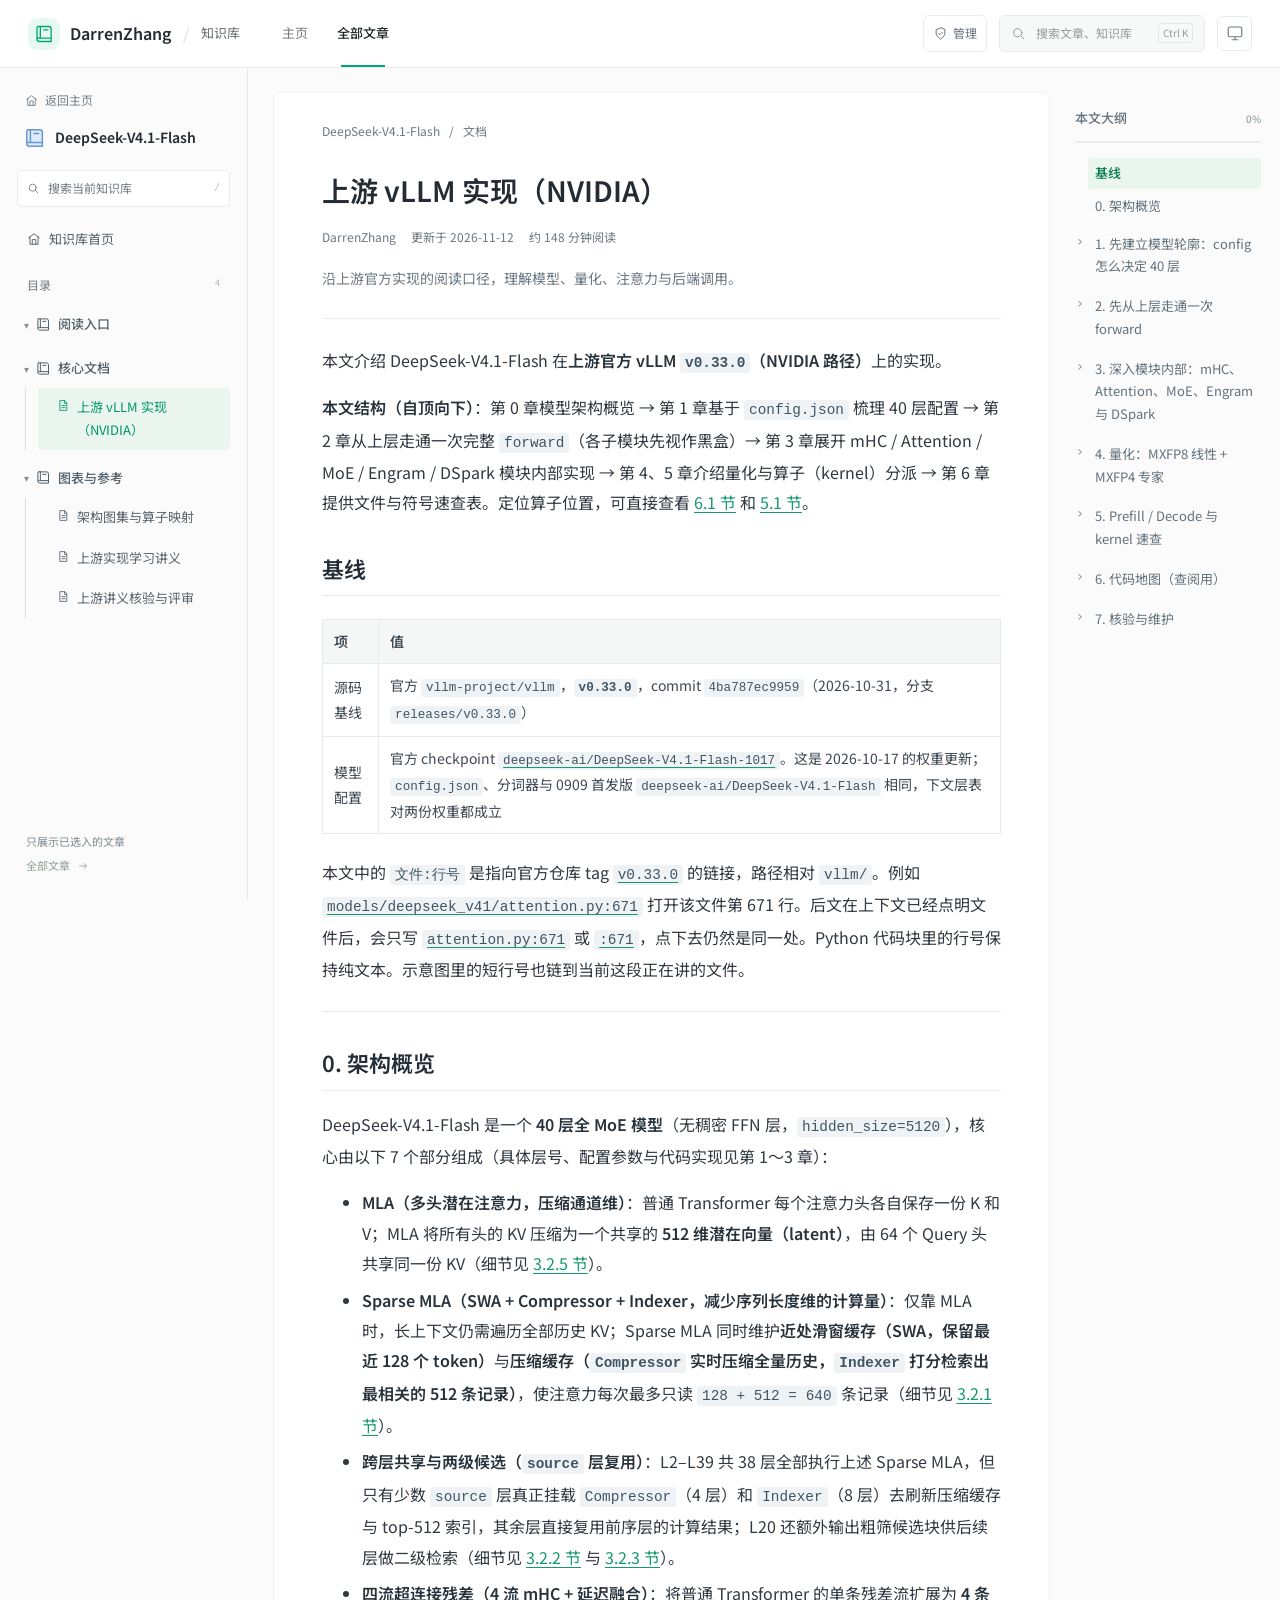
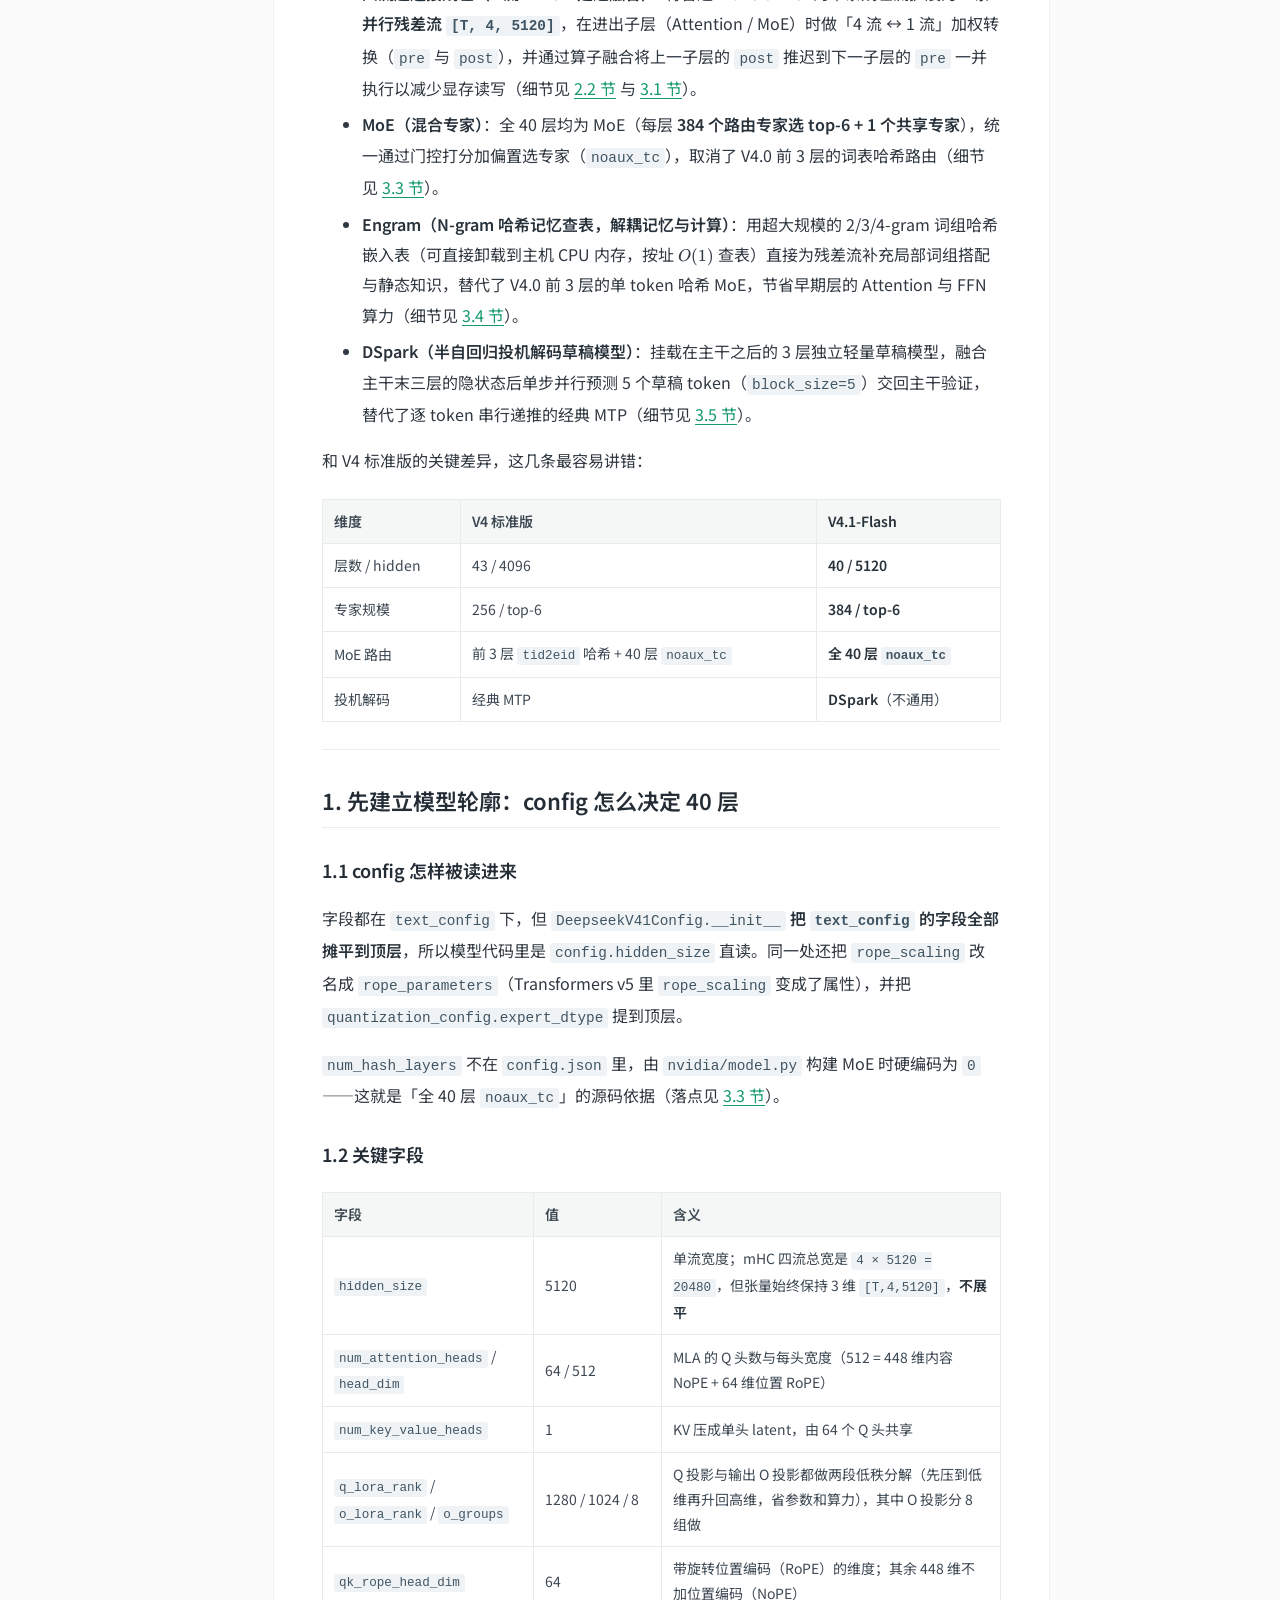
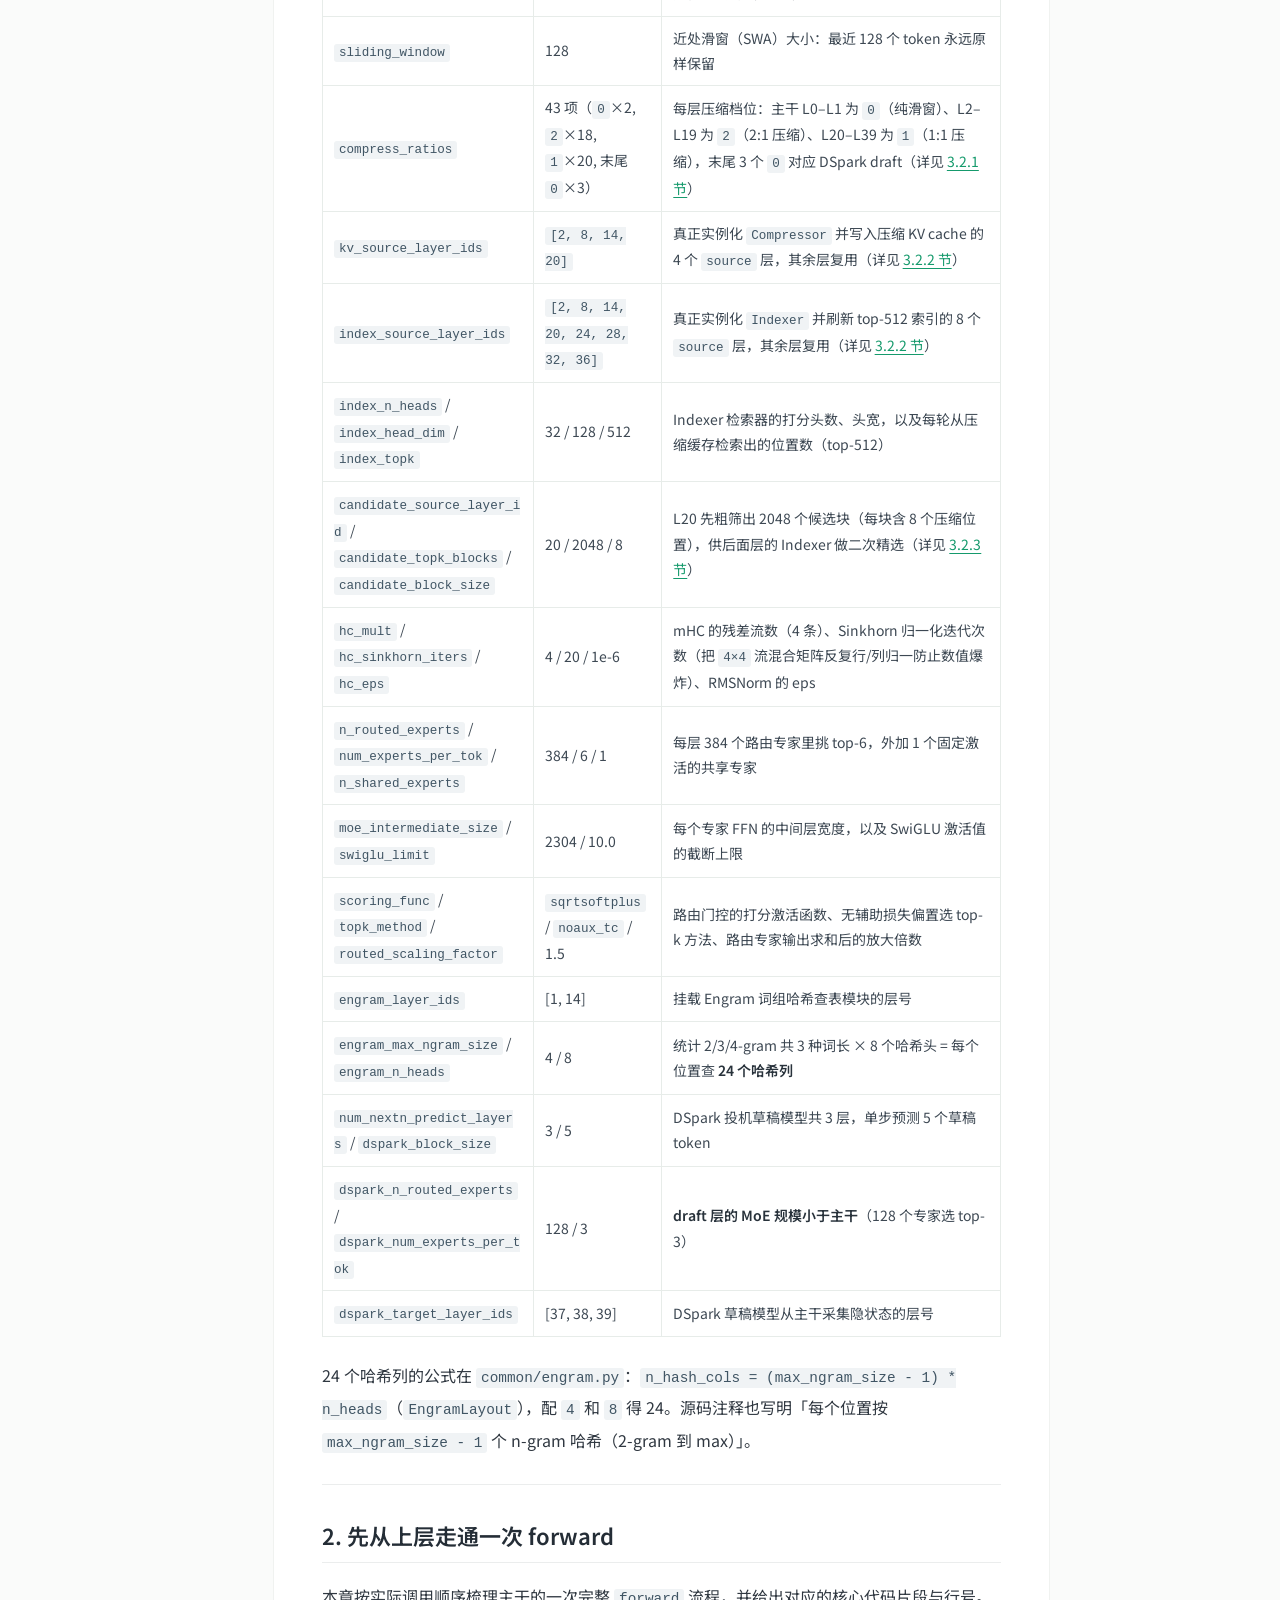
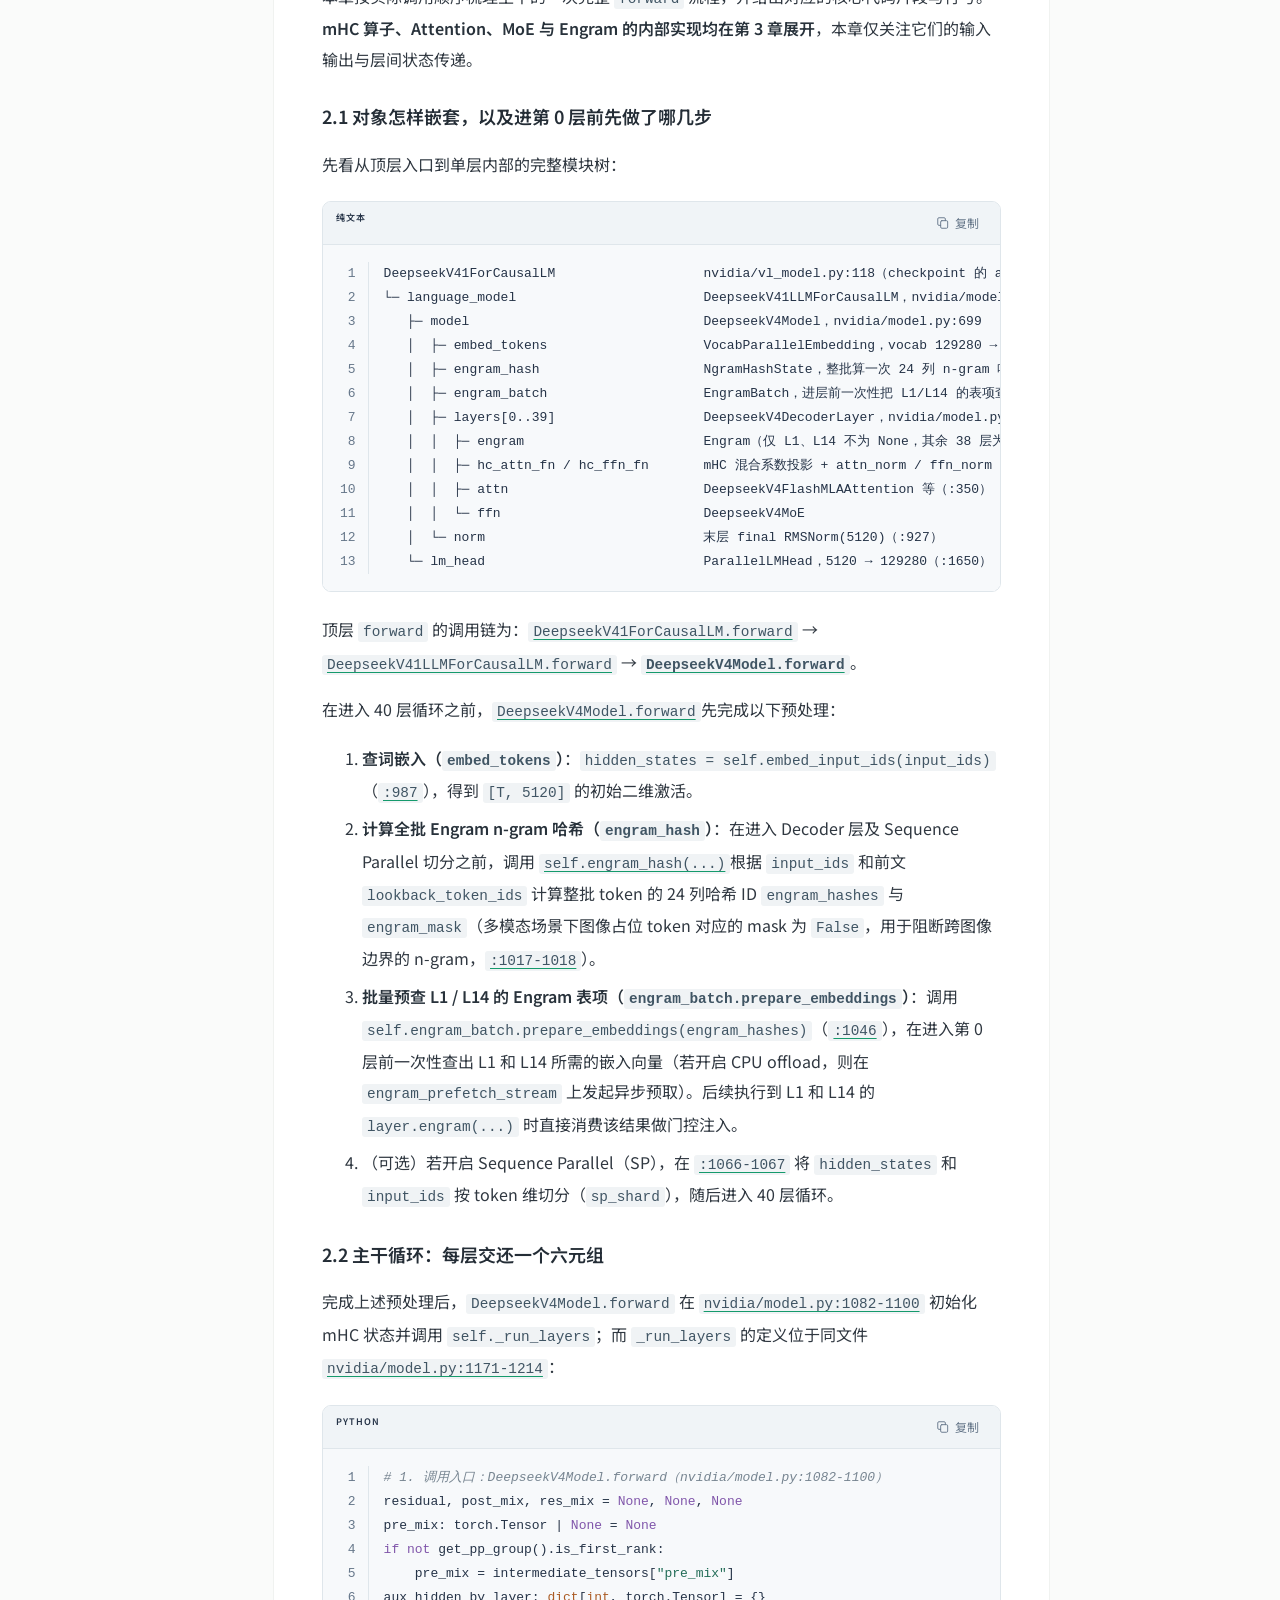
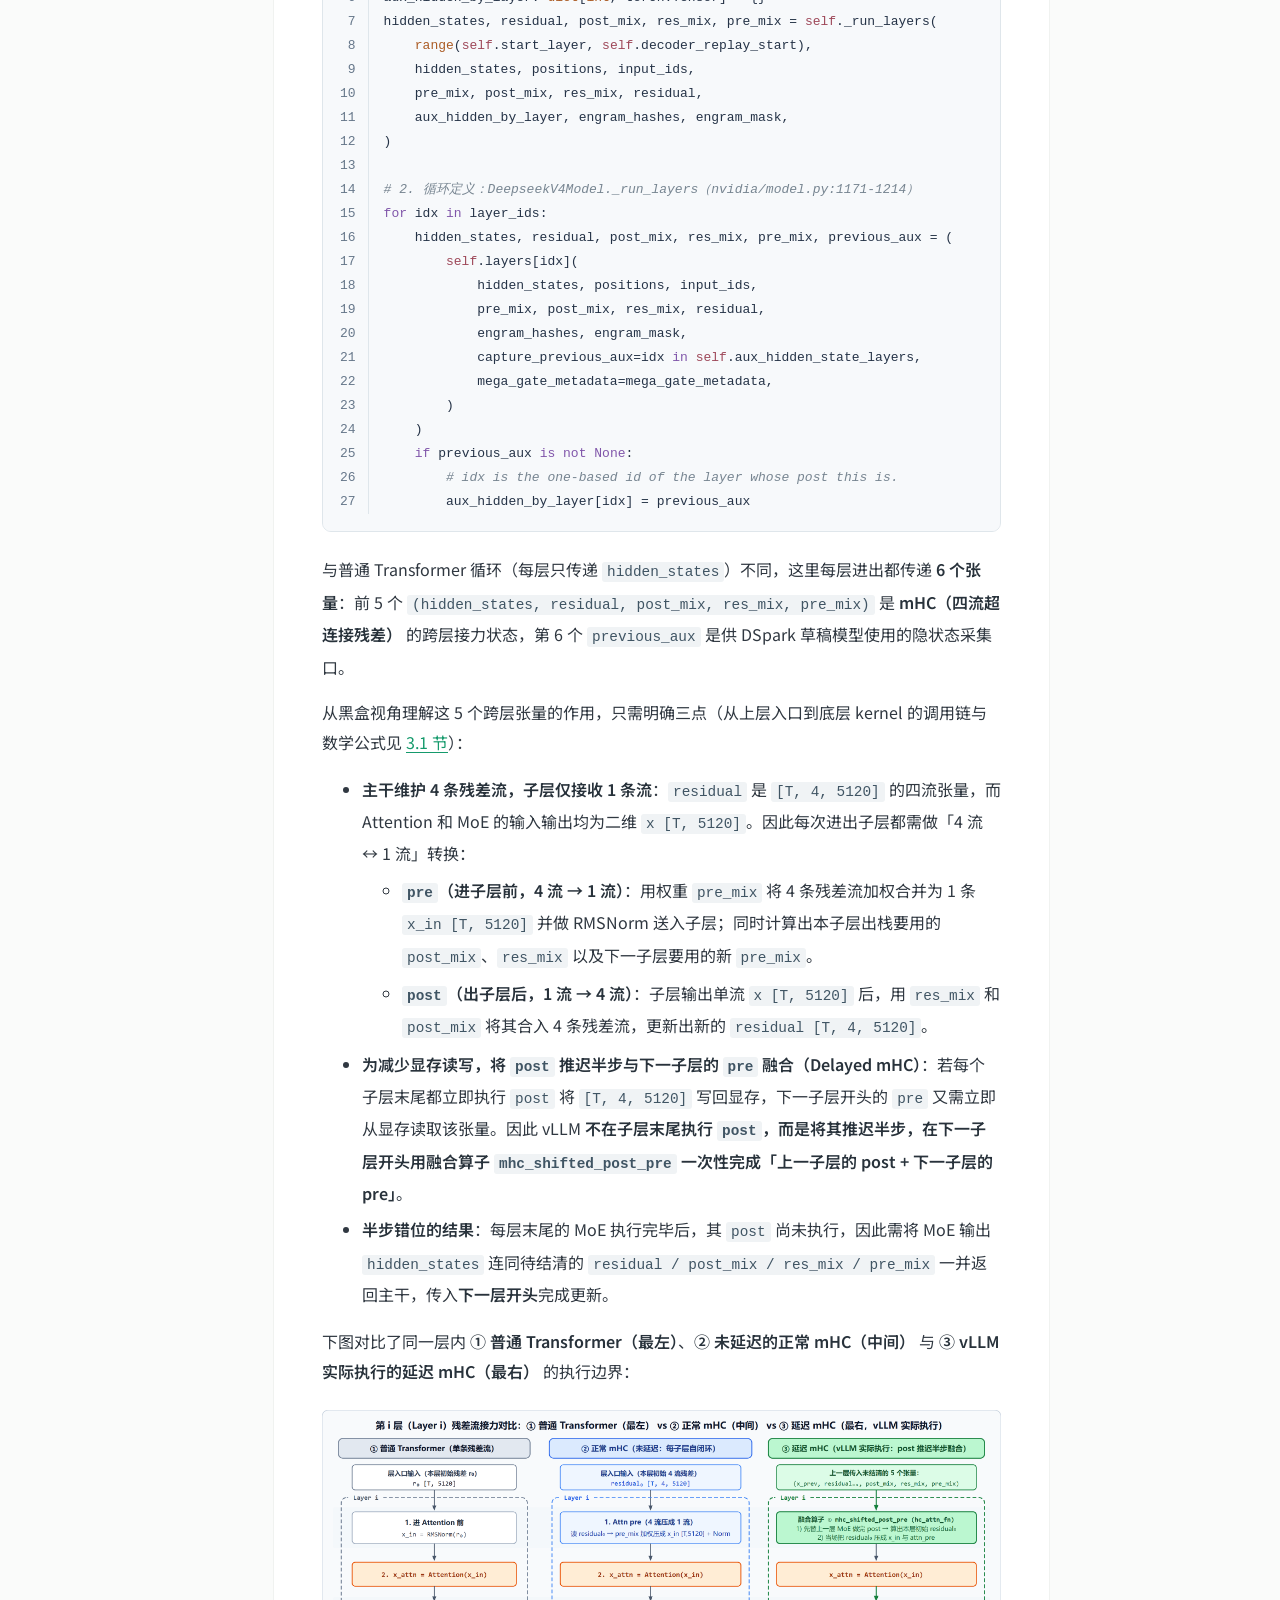
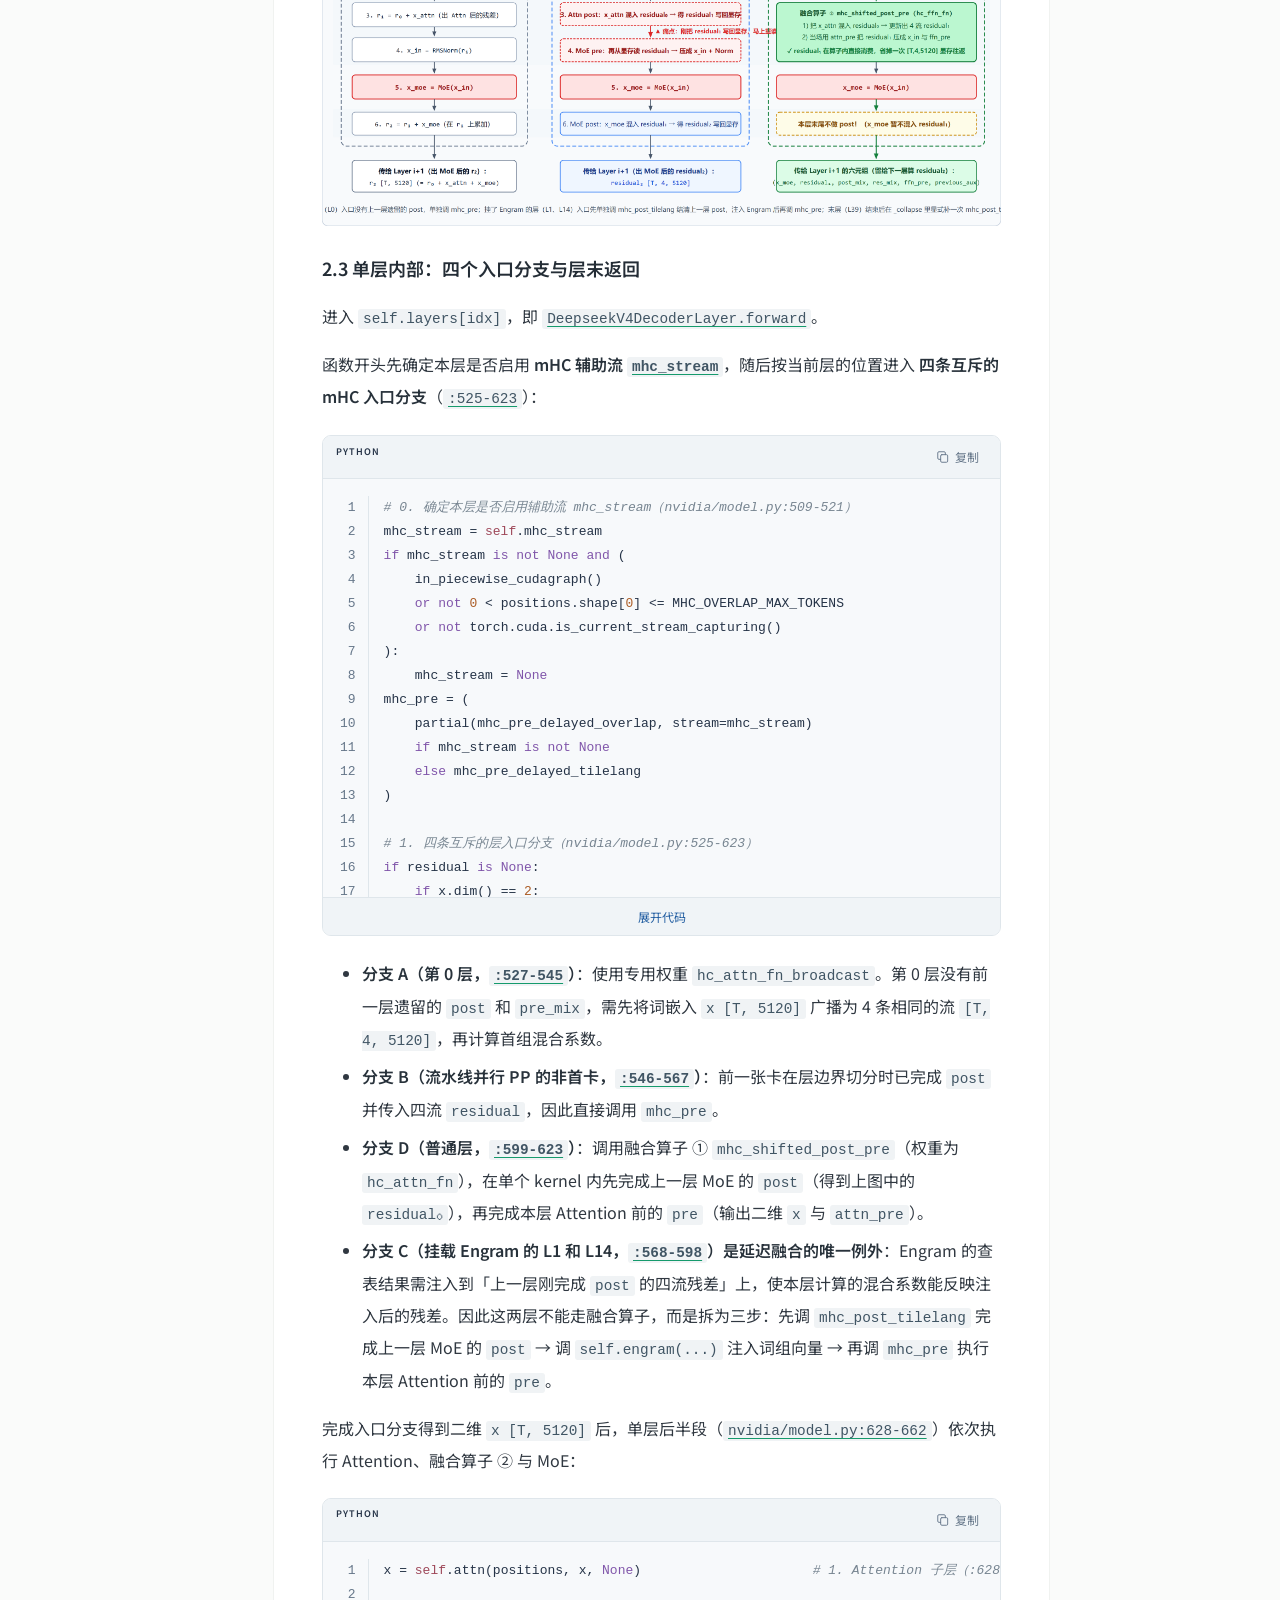
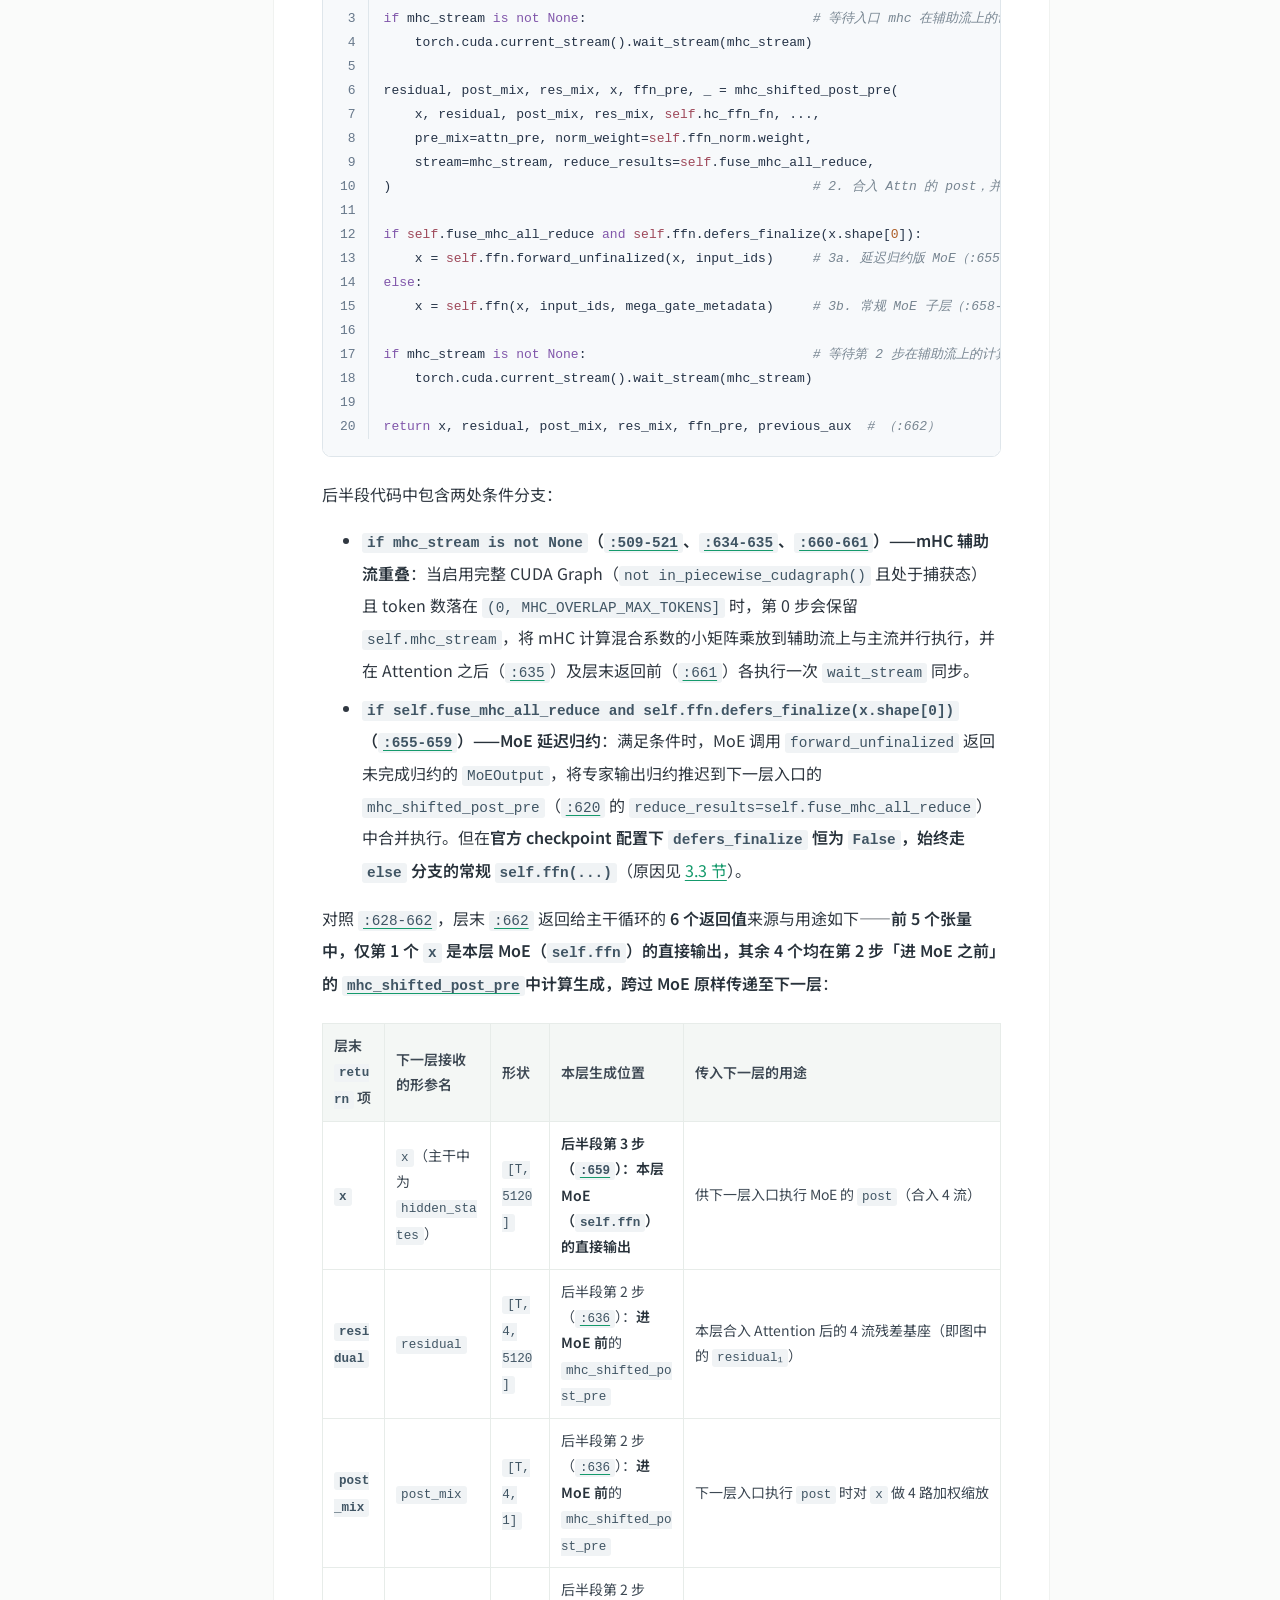
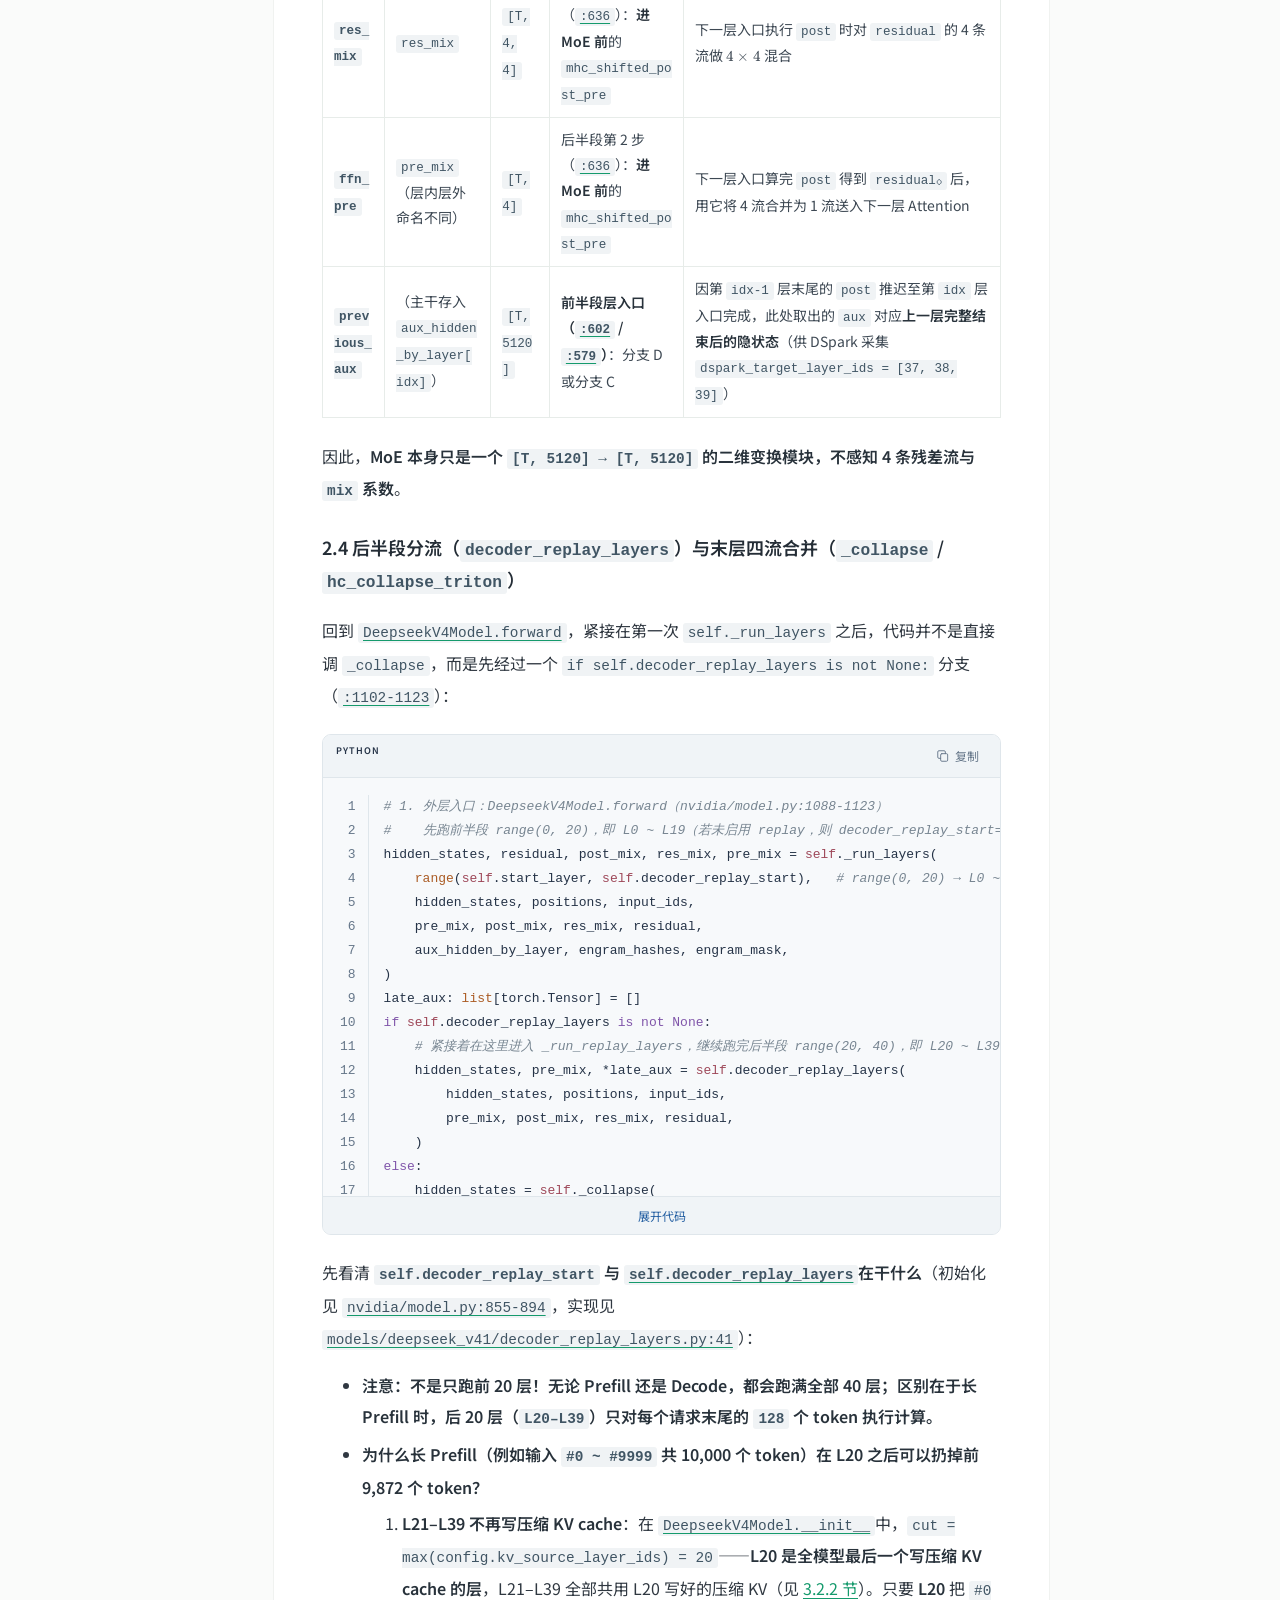
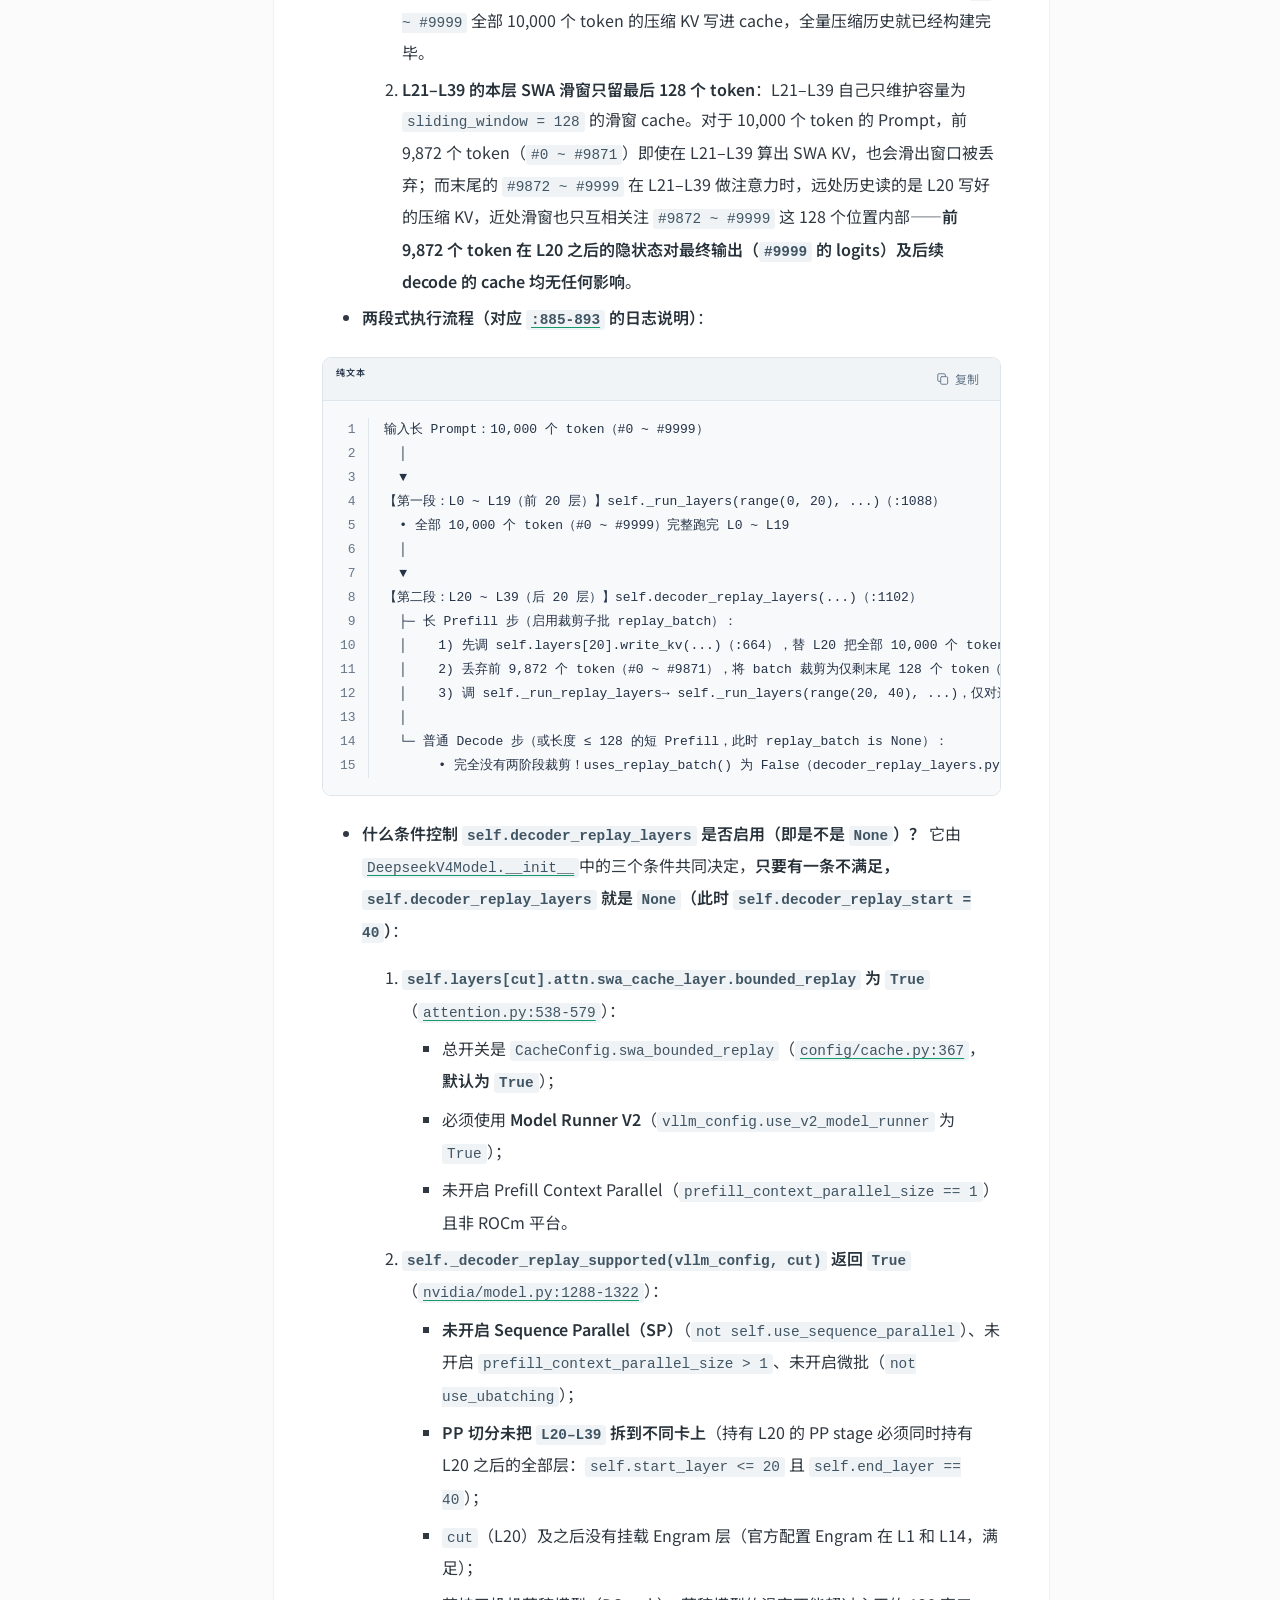
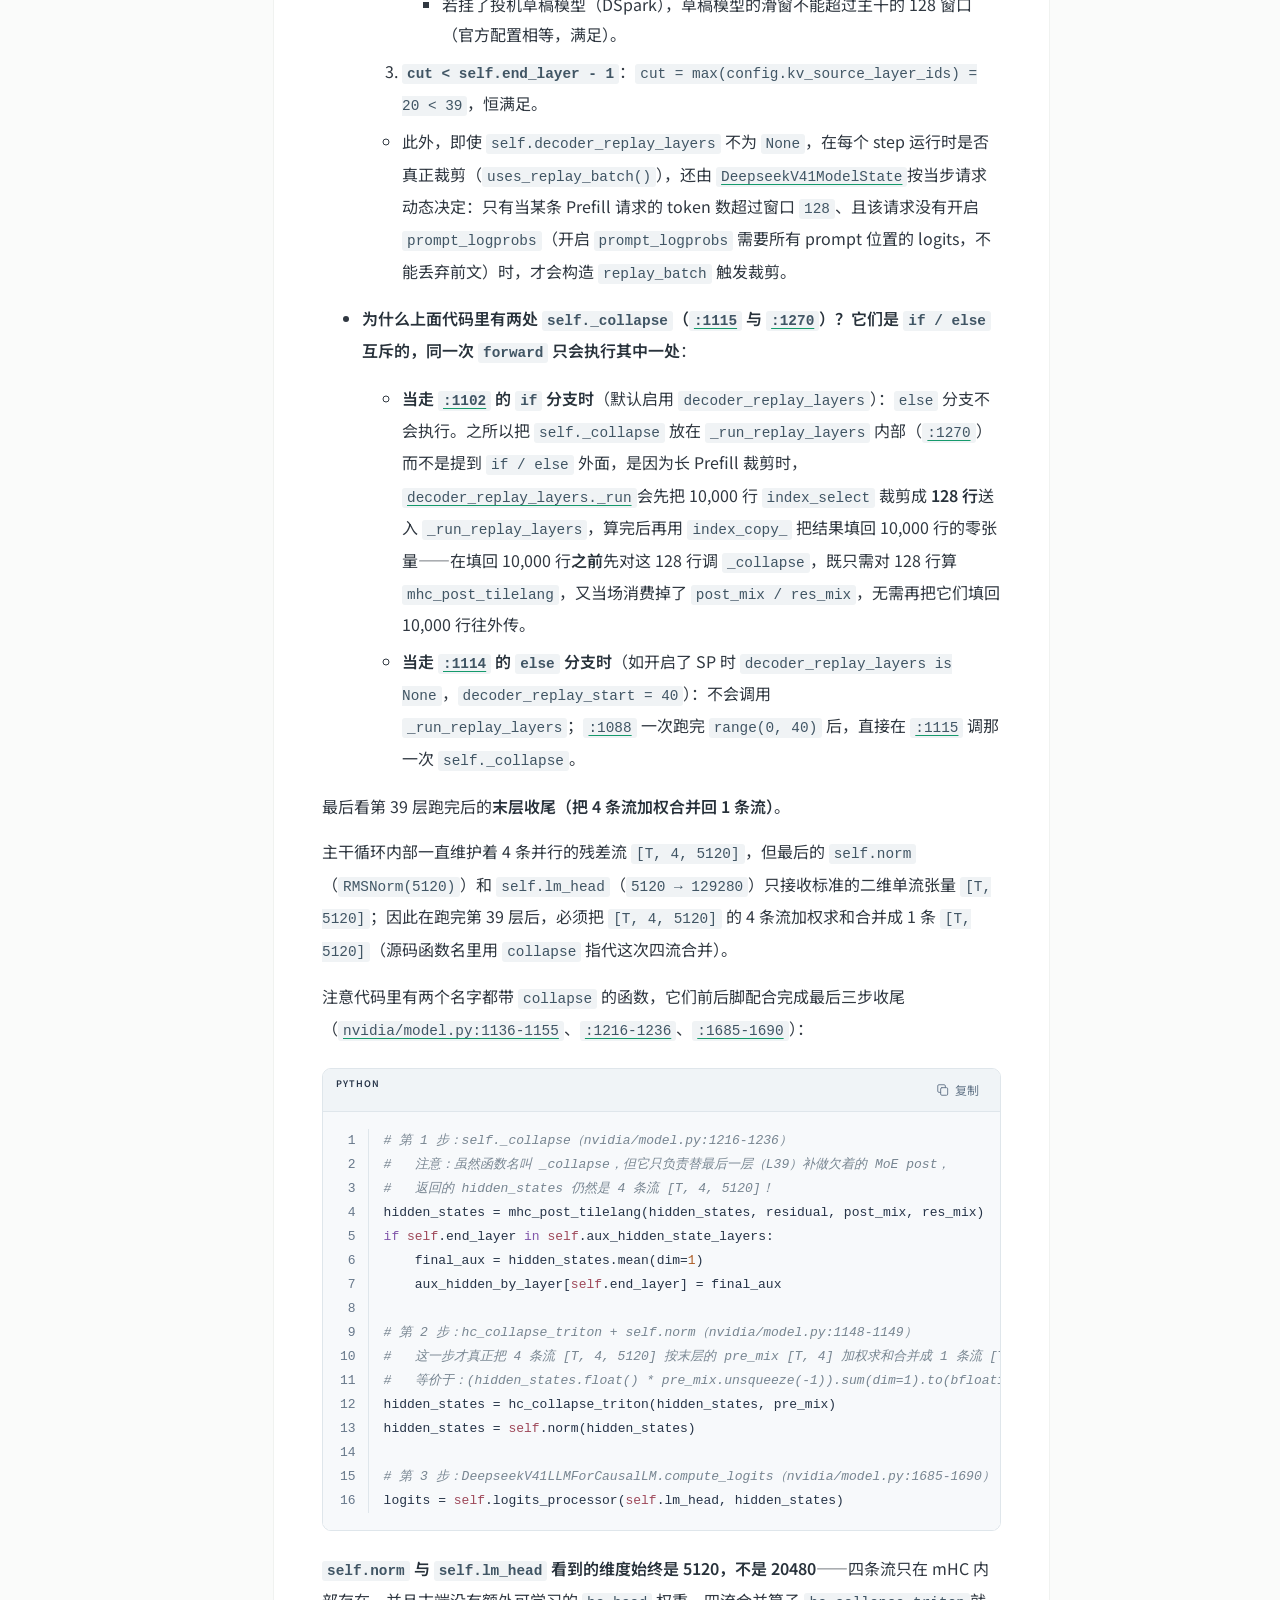
<file: articles/dsv41-upstream/index.html>
<!doctype html>
<html lang="zh-CN">
<head>
  <meta charset="UTF-8">
  <meta name="viewport" content="width=device-width,initial-scale=1">
  <meta name="theme-color" content="#ffffff">
  <meta name="color-scheme" content="light dark">
  <meta name="description" content="沿上游官方实现的阅读口径，理解模型、量化、注意力与后端调用。">
  <title>上游 vLLM 实现（NVIDIA） · DarrenZhang</title>
  <link rel="icon" href="/favicon.svg" type="image/svg+xml">
  <script src="/theme.js?v=fbee3d9f1352"></script>
  <link rel="stylesheet" href="/vendor--site-font.css?v=b0946ebef50d">
  <link rel="stylesheet" href="/style.css?v=5cd1cd8771cb">
  <link rel="stylesheet" href="/typography.css?v=a72487c06eb6">
  <link rel="stylesheet" href="/vendor--katex.local.css">
  <link rel="stylesheet" href="/theme.css?v=256cddc575d0">
  <script defer src="/vendor--katex.min.js"></script>
  <script defer src="/vendor--auto-render.min.js"></script>
  <link rel="stylesheet" href="/directory.css?v=47fa461e633d" data-reader-directory>
  <link rel="stylesheet" href="/code.css?v=059cce3dda81" data-reader-code>
  <link rel="stylesheet" href="/markdown-extensions.css?v=fff3a5effa63">
  <link rel="stylesheet" href="/reuse.css?v=fbfcaa0d7de1">
  <script type="module" src="/app.js?v=233a677c7fbf"></script>

  <meta name="robots" content="index, follow, max-image-preview:large">
  <link rel="canonical" href="https://darrenzhang1007.github.io/articles/dsv41-upstream/">
  <meta property="og:locale" content="zh_CN">
  <meta property="og:site_name" content="DarrenZhang · 知识库">
  <meta property="og:type" content="article">
  <meta property="og:title" content="上游 vLLM 实现（NVIDIA）">
  <meta property="og:description" content="沿上游官方实现的阅读口径，理解模型、量化、注意力与后端调用。">
  <meta property="og:url" content="https://darrenzhang1007.github.io/articles/dsv41-upstream/">
  <meta property="og:image" content="https://darrenzhang1007.github.io/share-default.png">
  <meta property="og:image:type" content="image/png">
  <meta property="og:image:width" content="1200">
  <meta property="og:image:height" content="630">
  <meta property="og:image:alt" content="DarrenZhang 的个人技术知识库">
  <meta name="twitter:card" content="summary_large_image">
  <meta name="twitter:title" content="上游 vLLM 实现（NVIDIA）">
  <meta name="twitter:description" content="沿上游官方实现的阅读口径，理解模型、量化、注意力与后端调用。">
  <meta name="twitter:image" content="https://darrenzhang1007.github.io/share-default.png">
  <meta property="article:modified_time" content="2026-11-12T07:13:28.156Z">
  <script type="application/ld+json">[{"@context":"https://schema.org","@type":"Article","@id":"https://darrenzhang1007.github.io/articles/dsv41-upstream/","url":"https://darrenzhang1007.github.io/articles/dsv41-upstream/","name":"上游 vLLM 实现（NVIDIA）","headline":"上游 vLLM 实现（NVIDIA）","author":{"@type":"Person","name":"DarrenZhang","url":"https://darrenzhang1007.github.io/"},"dateModified":"2026-11-12T07:13:28.156Z","mainEntityOfPage":"https://darrenzhang1007.github.io/articles/dsv41-upstream/","articleSection":"DeepSeek-V4.1-Flash","image":["https://darrenzhang1007.github.io/share-default.png"],"description":"沿上游官方实现的阅读口径，理解模型、量化、注意力与后端调用。","inLanguage":"zh-CN"},{"@context":"https://schema.org","@type":"BreadcrumbList","itemListElement":[{"@type":"ListItem","position":1,"name":"主页","item":"https://darrenzhang1007.github.io/"},{"@type":"ListItem","position":2,"name":"DeepSeek-V4.1-Flash","item":"https://darrenzhang1007.github.io/books/dsv41-flash/"},{"@type":"ListItem","position":3,"name":"上游 vLLM 实现（NVIDIA）","item":"https://darrenzhang1007.github.io/articles/dsv41-upstream/"}]}]</script>
</head>
<body class="reader-view">
  <a class="skip-link" href="#main">跳到正文</a>
  <header class="site-header">
    <div class="header-inner">
      <a href="/" class="brand" aria-label="DarrenZhang 首页"><span class="brand-logo"><svg viewBox="0 0 24 24" aria-hidden="true"><path d="M4 3h13a3 3 0 0 1 3 3v15H6a3 3 0 0 1-3-3V6a3 3 0 0 1 1-3ZM7 3v14M3 18a2 2 0 0 1 3-1h14M11 7h5"/></svg></span>DarrenZhang<span class="brand-divider">/</span><span class="brand-label">知识库</span></a>
      <nav aria-label="主导航"><a href="/" data-nav="home">主页</a><a href="/articles/" data-nav="articles" class="active" aria-current="page">全部文章</a></nav>
      <div class="header-actions">
        <a class="manage-link" href="https://darrenzhang-notebook.blue-koala-1430.chatgpt.site" target="_blank" rel="noopener" aria-label="管理网站"><svg viewBox="0 0 24 24" aria-hidden="true"><path d="M12 3 5 6v6c0 4 7 9 7 9s7-5 7-9V6z"/><path d="m9 12 2 2 4-4"/></svg><span>管理</span></a>
        <button class="search-trigger" aria-label="搜索文章"><svg viewBox="0 0 24 24" aria-hidden="true"><circle cx="10.8" cy="10.8" r="6.5"/><path d="m16 16 4.5 4.5"/></svg><span>搜索文章、知识库</span><kbd>Ctrl K</kbd></button>
        <div class="theme-switcher">
          <button id="theme-toggle" class="theme-toggle" aria-label="显示主题" aria-controls="theme-panel" aria-expanded="false" title="显示主题">
            <svg class="theme-symbol" data-theme-symbol="system" viewBox="0 0 24 24" aria-hidden="true"><rect x="3" y="4" width="18" height="13" rx="2"/><path d="M8 21h8M12 17v4"/></svg>
            <svg class="theme-symbol" data-theme-symbol="light" viewBox="0 0 24 24" aria-hidden="true" hidden><circle cx="12" cy="12" r="4"/><path d="M12 2v2M12 20v2M2 12h2M20 12h2M5 5l1.5 1.5M17.5 17.5 19 19M5 19l1.5-1.5M17.5 6.5 19 5"/></svg>
            <svg class="theme-symbol" data-theme-symbol="dark" viewBox="0 0 24 24" aria-hidden="true" hidden><path d="M20.5 14A8.7 8.7 0 0 1 10 3.5 8.7 8.7 0 1 0 20.5 14Z"/></svg>
          </button>
          <div id="theme-panel" class="theme-panel" role="group" aria-label="显示主题" hidden>
            <p>显示主题</p>
            <button type="button" data-theme-option="system" aria-pressed="true"><span>跟随系统</span><span class="theme-check" aria-hidden="true">✓</span></button>
            <button type="button" data-theme-option="light" aria-pressed="false"><span>日间</span><span class="theme-check" aria-hidden="true">✓</span></button>
            <button type="button" data-theme-option="dark" aria-pressed="false"><span>夜间</span><span class="theme-check" aria-hidden="true">✓</span></button>
          </div>
        </div>
      </div>
    </div>
  </header>
  <main id="main" tabindex="-1"><div class="reader-toolbar"><button id="toggle-directory" aria-controls="book-sidebar" aria-expanded="false"><svg class="" viewBox="0 0 24 24" aria-hidden="true"><path d="M4 6h16M4 12h16M4 18h16"/></svg> 知识库</button><a href="/books/dsv41-flash/">DeepSeek-V4.1-Flash</a><button id="toggle-outline" aria-controls="outline-dialog" aria-expanded="false">本文大纲 <span class="reading-percent">0%</span></button></div><button class="sidebar-mask" id="sidebar-mask" aria-label="关闭目录"></button><div class="reader-shell has-toc"><aside class="book-sidebar" id="book-sidebar"><a class="sidebar-back" href="/"><svg class="" viewBox="0 0 24 24" aria-hidden="true"><path d="m3 10 9-7 9 7m-16-2v13h14V8M9 21v-8h6v8"/></svg> 返回主页</a><a class="sidebar-book" href="/books/dsv41-flash/"><span class="small-book"><svg class="" viewBox="0 0 24 24" aria-hidden="true"><path d="M4 3h13a3 3 0 0 1 3 3v15H6a3 3 0 0 1-3-3V6a3 3 0 0 1 1-3ZM7 3v14M3 18a2 2 0 0 1 3-1h14M11 7h5"/></svg></span><strong>DeepSeek-V4.1-Flash</strong></a><button class="sidebar-search" data-book-search="dsv41-flash"><svg class="" viewBox="0 0 24 24" aria-hidden="true"><circle cx="10.5" cy="10.5" r="6.5"/><path d="m16 16 4 4"/></svg><span>搜索当前知识库</span><kbd>/</kbd></button><a class="sidebar-overview " href="/books/dsv41-flash/"><svg class="" viewBox="0 0 24 24" aria-hidden="true"><path d="m3 10 9-7 9 7m-16-2v13h14V8M9 21v-8h6v8"/></svg> 知识库首页</a><div class="sidebar-section-label">目录 <span>4</span></div><nav aria-label="知识库目录"><details open class="directory-folder "><summary><svg class="" viewBox="0 0 24 24" aria-hidden="true"><path d="M4 3h13a3 3 0 0 1 3 3v15H6a3 3 0 0 1-3-3V6a3 3 0 0 1 1-3ZM7 3v14M3 18a2 2 0 0 1 3-1h14M11 7h5"/></svg><span>阅读入口</span></summary><div class="directory-children"></div></details><details open class="directory-folder "><summary><svg class="" viewBox="0 0 24 24" aria-hidden="true"><path d="M4 3h13a3 3 0 0 1 3 3v15H6a3 3 0 0 1-3-3V6a3 3 0 0 1 1-3ZM7 3v14M3 18a2 2 0 0 1 3-1h14M11 7h5"/></svg><span>核心文档</span></summary><div class="directory-children"><a class="tree-note active" aria-current="page" href="/articles/dsv41-upstream/"><svg class="" viewBox="0 0 24 24" aria-hidden="true"><path d="M6 3h8l4 4v14H6zM14 3v5h4M9 12h6m-6 4h6"/></svg><span>上游 vLLM 实现（NVIDIA）</span></a></div></details><details open class="directory-folder "><summary><svg class="" viewBox="0 0 24 24" aria-hidden="true"><path d="M4 3h13a3 3 0 0 1 3 3v15H6a3 3 0 0 1-3-3V6a3 3 0 0 1 1-3ZM7 3v14M3 18a2 2 0 0 1 3-1h14M11 7h5"/></svg><span>图表与参考</span></summary><div class="directory-children"><a class="tree-note "  href="/articles/dsv41-diagrams/"><svg class="" viewBox="0 0 24 24" aria-hidden="true"><path d="M6 3h8l4 4v14H6zM14 3v5h4M9 12h6m-6 4h6"/></svg><span>架构图集与算子映射</span></a><a class="tree-note "  href="/articles/dsv41-reference/"><svg class="" viewBox="0 0 24 24" aria-hidden="true"><path d="M6 3h8l4 4v14H6zM14 3v5h4M9 12h6m-6 4h6"/></svg><span>上游实现学习讲义</span></a><a class="tree-note "  href="/articles/dsv41-review/"><svg class="" viewBox="0 0 24 24" aria-hidden="true"><path d="M6 3h8l4 4v14H6zM14 3v5h4M9 12h6m-6 4h6"/></svg><span>上游讲义核验与评审</span></a></div></details></nav><div class="sidebar-bottom"><span>只展示已选入的文章</span><a href="/articles/">全部文章 <svg class="" viewBox="0 0 24 24" aria-hidden="true"><path d="M5 12h14m-5-5 5 5-5 5"/></svg></a></div></aside><div class="reader-content"><article class="article"><div class="breadcrumbs"><a href="/books/dsv41-flash/">DeepSeek-V4.1-Flash</a><span>/</span><span>文档</span></div><header class="article-head"><h1>上游 vLLM 实现（NVIDIA）</h1><div class="document-meta"><span>DarrenZhang</span><time datetime="2026-11-12T07:13:28.156Z">更新于 2026-11-12</time><span>约 148 分钟阅读</span></div><p class="article-description">沿上游官方实现的阅读口径，理解模型、量化、注意力与后端调用。</p></header><div class="prose"><span id="deepseek-v41-flash上游-vllmnvidia实现"></span>
<p>本文介绍 DeepSeek-V4.1-Flash 在<strong>上游官方 vLLM <code>v0.33.0</code>（NVIDIA 路径）</strong>上的实现。</p>
<p><strong>本文结构（自顶向下）</strong>：第 0 章模型架构概览 → 第 1 章基于 <code>config.json</code> 梳理 40 层配置 → 第 2 章从上层走通一次完整 <code>forward</code>（各子模块先视作黑盒）→ 第 3 章展开 mHC / Attention / MoE / Engram / DSpark 模块内部实现 → 第 4、5 章介绍量化与算子（kernel）分派 → 第 6 章提供文件与符号速查表。定位算子位置，可直接查看 <a href="#61-%E6%A8%A1%E5%9D%97--%E6%96%87%E4%BB%B6">6.1 节</a> 和 <a href="#51-%E7%BB%84%E4%BB%B6--kernel-%E6%80%BB%E8%A1%A8">5.1 节</a>。</p>
<h2 id="基线">基线</h2>
<div class="table-scroll"><table>
<thead>
<tr>
<th>项</th>
<th>值</th>
</tr>
</thead>
<tbody>
<tr>
<td>源码基线</td>
<td>官方 <code>vllm-project/vllm</code>，<strong><code>v0.33.0</code></strong>，commit <code>4ba787ec9959</code>（2026-10-31，分支 <code>releases/v0.33.0</code>）</td>
</tr>
<tr>
<td>模型配置</td>
<td>官方 checkpoint <a href="https://huggingface.co/deepseek-ai/DeepSeek-V4.1-Flash-1017"><code>deepseek-ai/DeepSeek-V4.1-Flash-1017</code></a>。这是 2026-10-17 的权重更新；<code>config.json</code>、分词器与 0909 首发版 <code>deepseek-ai/DeepSeek-V4.1-Flash</code> 相同，下文层表对两份权重都成立</td>
</tr>
</tbody>
</table></div>
<p>本文中的 <code>文件:行号</code> 是指向官方仓库 tag <a href="https://github.com/vllm-project/vllm/tree/v0.33.0"><code>v0.33.0</code></a> 的链接，路径相对 <code>vllm/</code>。例如 <a href="https://github.com/vllm-project/vllm/blob/v0.33.0/vllm/models/deepseek_v41/attention.py#L671"><code>models/deepseek_v41/attention.py:671</code></a> 打开该文件第 671 行。后文在上下文已经点明文件后，会只写 <a href="https://github.com/vllm-project/vllm/blob/v0.33.0/vllm/models/deepseek_v41/attention.py#L671"><code>attention.py:671</code></a> 或 <a href="https://github.com/vllm-project/vllm/blob/v0.33.0/vllm/models/deepseek_v41/attention.py#L671"><code>:671</code></a>，点下去仍然是同一处。Python 代码块里的行号保持纯文本。示意图里的短行号也链到当前这段正在讲的文件。</p>
<hr />
<h2 id="0-架构概览">0. 架构概览</h2>
<p>DeepSeek-V4.1-Flash 是一个 <strong>40 层全 MoE 模型</strong>（无稠密 FFN 层，<code>hidden_size=5120</code>），核心由以下 7 个部分组成（具体层号、配置参数与代码实现见第 1～3 章）：</p>
<ul>
<li><strong>MLA（多头潜在注意力，压缩通道维）</strong>：普通 Transformer 每个注意力头各自保存一份 K 和 V；MLA 将所有头的 KV 压缩为一个共享的 <strong>512 维潜在向量（latent）</strong>，由 64 个 Query 头共享同一份 KV（细节见 <a href="#325-mla-%E7%9A%84%E5%BD%A2%E7%8A%B6%E4%B8%A4%E6%AE%B5%E4%BD%8E%E7%A7%A9--%E5%88%86%E7%BB%84%E8%BE%93%E5%87%BA">3.2.5 节</a>）。</li>
<li><strong>Sparse MLA（SWA + Compressor + Indexer，减少序列长度维的计算量）</strong>：仅靠 MLA 时，长上下文仍需遍历全部历史 KV；Sparse MLA 同时维护<strong>近处滑窗缓存（SWA，保留最近 128 个 token）</strong>与<strong>压缩缓存（<code>Compressor</code> 实时压缩全量历史，<code>Indexer</code> 打分检索出最相关的 512 条记录）</strong>，使注意力每次最多只读 <code>128 + 512 = 640</code> 条记录（细节见 <a href="#321-%E5%8F%8C%E8%BD%A8%E7%BC%93%E5%AD%98%E4%B8%8E-compress_ratios-%E7%9A%84%E4%B8%89%E6%A1%A3%E8%AF%AD%E4%B9%89">3.2.1 节</a>）。</li>
<li><strong>跨层共享与两级候选（<code>source</code> 层复用）</strong>：L2–L39 共 38 层全部执行上述 Sparse MLA，但只有少数 <code>source</code> 层真正挂载 <code>Compressor</code>（4 层）和 <code>Indexer</code>（8 层）去刷新压缩缓存与 top-512 索引，其余层直接复用前序层的计算结果；L20 还额外输出粗筛候选块供后续层做二级检索（细节见 <a href="#322-%E8%B7%A8%E5%B1%82%E5%A4%8D%E7%94%A8%E8%B0%81%E7%9C%9F%E7%9A%84%E6%8C%81%E6%9C%89%E6%A8%A1%E5%9D%97%E4%B8%89%E5%BC%A0-source-%E5%B1%82%E8%A1%A8">3.2.2 节</a> 与 <a href="#323-%E4%B8%A4%E7%BA%A7%E5%80%99%E9%80%89%E5%9C%A8-nv-%E8%B7%AF%E5%BE%84%E6%80%8E%E4%B9%88%E8%90%BD%E5%9C%B0">3.2.3 节</a>）。</li>
<li><strong>四流超连接残差（4 流 mHC + 延迟融合）</strong>：将普通 Transformer 的单条残差流扩展为 <strong>4 条并行残差流 <code>[T, 4, 5120]</code></strong>，在进出子层（Attention / MoE）时做「4 流 ↔ 1 流」加权转换（<code>pre</code> 与 <code>post</code>），并通过算子融合将上一子层的 <code>post</code> 推迟到下一子层的 <code>pre</code> 一并执行以减少显存读写（细节见 <a href="#22-%E4%B8%BB%E5%B9%B2%E5%BE%AA%E7%8E%AF%E6%AF%8F%E5%B1%82%E4%BA%A4%E8%BF%98%E4%B8%80%E4%B8%AA%E5%85%AD%E5%85%83%E7%BB%84">2.2 节</a> 与 <a href="#31-mhc%E4%BB%8E%E4%B8%8A%E5%B1%82%E5%85%A5%E5%8F%A3%E5%88%B0-kernel-%E7%9A%84%E8%B0%83%E7%94%A8%E9%93%BE%E4%B8%8E%E5%86%85%E9%83%A8%E8%AE%A1%E7%AE%97">3.1 节</a>）。</li>
<li><strong>MoE（混合专家）</strong>：全 40 层均为 MoE（每层 <strong>384 个路由专家选 top-6 + 1 个共享专家</strong>），统一通过门控打分加偏置选专家（<code>noaux_tc</code>），取消了 V4.0 前 3 层的词表哈希路由（细节见 <a href="#33-moe%E4%B8%80%E4%B8%AA%E7%B1%BB%E5%90%8C%E6%97%B6%E6%9C%8D%E5%8A%A1%E4%B8%BB%E5%B9%B2%E5%92%8C-draft">3.3 节</a>）。</li>
<li><strong>Engram（N-gram 哈希记忆查表，解耦记忆与计算）</strong>：用超大规模的 2/3/4-gram 词组哈希嵌入表（可直接卸载到主机 CPU 内存，按址 <span class="katex"><span class="katex-mathml"><math xmlns="http://www.w3.org/1998/Math/MathML"><semantics><mrow><mi>O</mi><mo stretchy="false">(</mo><mn>1</mn><mo stretchy="false">)</mo></mrow><annotation encoding="application/x-tex">O(1)</annotation></semantics></math></span><span class="katex-html" aria-hidden="true"><span class="katex-base"><span class="katex-strut" style="height:1em;vertical-align:-0.25em;"></span><span class="mord mathnormal" style="margin-right:0.0278em;">O</span><span class="mopen">(</span><span class="mord">1</span><span class="mclose">)</span></span></span></span> 查表）直接为残差流补充局部词组搭配与静态知识，替代了 V4.0 前 3 层的单 token 哈希 MoE，节省早期层的 Attention 与 FFN 算力（细节见 <a href="#34-engramn-gram-%E5%93%88%E5%B8%8C%E6%9F%A5%E8%A1%A8%E4%B8%8E%E9%97%A8%E6%8E%A7%E6%B3%A8%E5%85%A5">3.4 节</a>）。</li>
<li><strong>DSpark（半自回归投机解码草稿模型）</strong>：挂载在主干之后的 3 层独立轻量草稿模型，融合主干末三层的隐状态后单步并行预测 5 个草稿 token（<code>block_size=5</code>）交回主干验证，替代了逐 token 串行递推的经典 MTP（细节见 <a href="#35-dspark3-%E5%B1%82%E5%8D%8A%E8%87%AA%E5%9B%9E%E5%BD%92%E6%8A%95%E6%9C%BA%E8%8D%89%E7%A8%BF%E6%A8%A1%E5%9E%8B">3.5 节</a>）。</li>
</ul>
<p>和 V4 标准版的关键差异，这几条最容易讲错：</p>
<div class="table-scroll"><table>
<thead>
<tr>
<th>维度</th>
<th>V4 标准版</th>
<th><strong>V4.1-Flash</strong></th>
</tr>
</thead>
<tbody>
<tr>
<td>层数 / hidden</td>
<td>43 / 4096</td>
<td><strong>40 / 5120</strong></td>
</tr>
<tr>
<td>专家规模</td>
<td>256 / top-6</td>
<td><strong>384 / top-6</strong></td>
</tr>
<tr>
<td>MoE 路由</td>
<td>前 3 层 <code>tid2eid</code> 哈希 + 40 层 <code>noaux_tc</code></td>
<td><strong>全 40 层 <code>noaux_tc</code></strong></td>
</tr>
<tr>
<td>投机解码</td>
<td>经典 MTP</td>
<td><strong>DSpark</strong>（不通用）</td>
</tr>
</tbody>
</table></div>
<hr />
<h2 id="1-先建立模型轮廓config-怎么决定-40-层">1. 先建立模型轮廓：config 怎么决定 40 层</h2>
<h3 id="11-config-怎样被读进来">1.1 config 怎样被读进来</h3>
<p>字段都在 <code>text_config</code> 下，但 <code>DeepseekV41Config.__init__</code> <strong>把 <code>text_config</code> 的字段全部摊平到顶层</strong>，所以模型代码里是 <code>config.hidden_size</code> 直读。同一处还把 <code>rope_scaling</code> 改名成 <code>rope_parameters</code>（Transformers v5 里 <code>rope_scaling</code> 变成了属性），并把 <code>quantization_config.expert_dtype</code> 提到顶层。</p>
<p><code>num_hash_layers</code> 不在 <code>config.json</code> 里，由 <code>nvidia/model.py</code> 构建 MoE 时硬编码为 <code>0</code>——这就是「全 40 层 <code>noaux_tc</code>」的源码依据（落点见 <a href="#33-moe%E4%B8%80%E4%B8%AA%E7%B1%BB%E5%90%8C%E6%97%B6%E6%9C%8D%E5%8A%A1%E4%B8%BB%E5%B9%B2%E5%92%8C-draft">3.3 节</a>）。</p>
<h3 id="12-关键字段">1.2 关键字段</h3>
<div class="table-scroll"><table>
<thead>
<tr>
<th>字段</th>
<th>值</th>
<th>含义</th>
</tr>
</thead>
<tbody>
<tr>
<td><code>hidden_size</code></td>
<td>5120</td>
<td>单流宽度；mHC 四流总宽是 <code>4 × 5120 = 20480</code>，但张量始终保持 3 维 <code>[T,4,5120]</code>，<strong>不展平</strong></td>
</tr>
<tr>
<td><code>num_attention_heads</code> / <code>head_dim</code></td>
<td>64 / 512</td>
<td>MLA 的 Q 头数与每头宽度（512 = 448 维内容 NoPE + 64 维位置 RoPE）</td>
</tr>
<tr>
<td><code>num_key_value_heads</code></td>
<td>1</td>
<td>KV 压成单头 latent，由 64 个 Q 头共享</td>
</tr>
<tr>
<td><code>q_lora_rank</code> / <code>o_lora_rank</code> / <code>o_groups</code></td>
<td>1280 / 1024 / 8</td>
<td>Q 投影与输出 O 投影都做两段低秩分解（先压到低维再升回高维，省参数和算力），其中 O 投影分 8 组做</td>
</tr>
<tr>
<td><code>qk_rope_head_dim</code></td>
<td>64</td>
<td>带旋转位置编码（RoPE）的维度；其余 448 维不加位置编码（NoPE）</td>
</tr>
<tr>
<td><code>sliding_window</code></td>
<td>128</td>
<td>近处滑窗（SWA）大小：最近 128 个 token 永远原样保留</td>
</tr>
<tr>
<td><code>compress_ratios</code></td>
<td>43 项（<code>0</code>×2, <code>2</code>×18, <code>1</code>×20, 末尾 <code>0</code>×3）</td>
<td>每层压缩档位：主干 L0–L1 为 <code>0</code>（纯滑窗）、L2–L19 为 <code>2</code>（2:1 压缩）、L20–L39 为 <code>1</code>（1:1 压缩），末尾 3 个 <code>0</code> 对应 DSpark draft（详见 <a href="#321-%E5%8F%8C%E8%BD%A8%E7%BC%93%E5%AD%98%E4%B8%8E-compress_ratios-%E7%9A%84%E4%B8%89%E6%A1%A3%E8%AF%AD%E4%B9%89">3.2.1 节</a>）</td>
</tr>
<tr>
<td><code>kv_source_layer_ids</code></td>
<td><code>[2, 8, 14, 20]</code></td>
<td>真正实例化 <code>Compressor</code> 并写入压缩 KV cache 的 4 个 <code>source</code> 层，其余层复用（详见 <a href="#322-%E8%B7%A8%E5%B1%82%E5%A4%8D%E7%94%A8%E8%B0%81%E7%9C%9F%E7%9A%84%E6%8C%81%E6%9C%89%E6%A8%A1%E5%9D%97%E4%B8%89%E5%BC%A0-source-%E5%B1%82%E8%A1%A8">3.2.2 节</a>）</td>
</tr>
<tr>
<td><code>index_source_layer_ids</code></td>
<td><code>[2, 8, 14, 20, 24, 28, 32, 36]</code></td>
<td>真正实例化 <code>Indexer</code> 并刷新 top-512 索引的 8 个 <code>source</code> 层，其余层复用（详见 <a href="#322-%E8%B7%A8%E5%B1%82%E5%A4%8D%E7%94%A8%E8%B0%81%E7%9C%9F%E7%9A%84%E6%8C%81%E6%9C%89%E6%A8%A1%E5%9D%97%E4%B8%89%E5%BC%A0-source-%E5%B1%82%E8%A1%A8">3.2.2 节</a>）</td>
</tr>
<tr>
<td><code>index_n_heads</code> / <code>index_head_dim</code> / <code>index_topk</code></td>
<td>32 / 128 / 512</td>
<td>Indexer 检索器的打分头数、头宽，以及每轮从压缩缓存检索出的位置数（top-512）</td>
</tr>
<tr>
<td><code>candidate_source_layer_id</code> / <code>candidate_topk_blocks</code> / <code>candidate_block_size</code></td>
<td>20 / 2048 / 8</td>
<td>L20 先粗筛出 2048 个候选块（每块含 8 个压缩位置），供后面层的 Indexer 做二次精选（详见 <a href="#323-%E4%B8%A4%E7%BA%A7%E5%80%99%E9%80%89%E5%9C%A8-nv-%E8%B7%AF%E5%BE%84%E6%80%8E%E4%B9%88%E8%90%BD%E5%9C%B0">3.2.3 节</a>）</td>
</tr>
<tr>
<td><code>hc_mult</code> / <code>hc_sinkhorn_iters</code> / <code>hc_eps</code></td>
<td>4 / 20 / 1e-6</td>
<td>mHC 的残差流数（4 条）、Sinkhorn 归一化迭代次数（把 <code>4×4</code> 流混合矩阵反复行/列归一防止数值爆炸）、RMSNorm 的 eps</td>
</tr>
<tr>
<td><code>n_routed_experts</code> / <code>num_experts_per_tok</code> / <code>n_shared_experts</code></td>
<td>384 / 6 / 1</td>
<td>每层 384 个路由专家里挑 top-6，外加 1 个固定激活的共享专家</td>
</tr>
<tr>
<td><code>moe_intermediate_size</code> / <code>swiglu_limit</code></td>
<td>2304 / 10.0</td>
<td>每个专家 FFN 的中间层宽度，以及 SwiGLU 激活值的截断上限</td>
</tr>
<tr>
<td><code>scoring_func</code> / <code>topk_method</code> / <code>routed_scaling_factor</code></td>
<td><code>sqrtsoftplus</code> / <code>noaux_tc</code> / 1.5</td>
<td>路由门控的打分激活函数、无辅助损失偏置选 top-k 方法、路由专家输出求和后的放大倍数</td>
</tr>
<tr>
<td><code>engram_layer_ids</code></td>
<td>[1, 14]</td>
<td>挂载 Engram 词组哈希查表模块的层号</td>
</tr>
<tr>
<td><code>engram_max_ngram_size</code> / <code>engram_n_heads</code></td>
<td>4 / 8</td>
<td>统计 2/3/4-gram 共 3 种词长 × 8 个哈希头 = 每个位置查 <strong>24 个哈希列</strong></td>
</tr>
<tr>
<td><code>num_nextn_predict_layers</code> / <code>dspark_block_size</code></td>
<td>3 / 5</td>
<td>DSpark 投机草稿模型共 3 层，单步预测 5 个草稿 token</td>
</tr>
<tr>
<td><code>dspark_n_routed_experts</code> / <code>dspark_num_experts_per_tok</code></td>
<td>128 / 3</td>
<td><strong>draft 层的 MoE 规模小于主干</strong>（128 个专家选 top-3）</td>
</tr>
<tr>
<td><code>dspark_target_layer_ids</code></td>
<td>[37, 38, 39]</td>
<td>DSpark 草稿模型从主干采集隐状态的层号</td>
</tr>
</tbody>
</table></div>
<p>24 个哈希列的公式在 <code>common/engram.py</code>：<code>n_hash_cols = (max_ngram_size - 1) * n_heads</code>（<code>EngramLayout</code>），配 <code>4</code> 和 <code>8</code> 得 24。源码注释也写明「每个位置按 <code>max_ngram_size - 1</code> 个 n-gram 哈希（2-gram 到 max）」。</p>
<hr />
<h2 id="2-先从上层走通一次-forward">2. 先从上层走通一次 forward</h2>
<p>本章按实际调用顺序梳理主干的一次完整 <code>forward</code> 流程，并给出对应的核心代码片段与行号。<strong>mHC 算子、Attention、MoE 与 Engram 的内部实现均在第 3 章展开</strong>，本章仅关注它们的输入输出与层间状态传递。</p>
<h3 id="21-对象怎样嵌套以及进第-0-层前先做了哪几步">2.1 对象怎样嵌套，以及进第 0 层前先做了哪几步</h3>
<p>先看从顶层入口到单层内部的完整模块树：</p>
<pre>
DeepseekV41ForCausalLM                   <a href="https://github.com/vllm-project/vllm/blob/v0.33.0/vllm/models/deepseek_v41/nvidia/vl_model.py#L118">nvidia/vl_model.py:118</a>（checkpoint 的 architectures）
└─ language_model                        DeepseekV41LLMForCausalLM，<a href="https://github.com/vllm-project/vllm/blob/v0.33.0/vllm/models/deepseek_v41/nvidia/model.py#L1609">nvidia/model.py:1609</a>
   ├─ model                              DeepseekV4Model，<a href="https://github.com/vllm-project/vllm/blob/v0.33.0/vllm/models/deepseek_v41/nvidia/model.py#L699">nvidia/model.py:699</a>
   │  ├─ embed_tokens                    VocabParallelEmbedding，vocab 129280 → [T,5120]（<a href="https://github.com/vllm-project/vllm/blob/v0.33.0/vllm/models/deepseek_v41/nvidia/model.py#L781">:781</a>）
   │  ├─ engram_hash                     NgramHashState，整批算一次 24 列 n-gram 哈希（<a href="https://github.com/vllm-project/vllm/blob/v0.33.0/vllm/models/deepseek_v41/nvidia/model.py#L921">:921</a>）
   │  ├─ engram_batch                    EngramBatch，进层前一次性把 L1/L14 的表项查好（<a href="https://github.com/vllm-project/vllm/blob/v0.33.0/vllm/models/deepseek_v41/nvidia/model.py#L836">:836</a>）
   │  ├─ layers[0..39]                   DeepseekV4DecoderLayer，<a href="https://github.com/vllm-project/vllm/blob/v0.33.0/vllm/models/deepseek_v41/nvidia/model.py#L313">nvidia/model.py:313</a>
   │  │  ├─ engram                       Engram（仅 L1、L14 不为 None，其余 38 层为 None，<a href="https://github.com/vllm-project/vllm/blob/v0.33.0/vllm/models/deepseek_v41/nvidia/model.py#L335">:335</a>）
   │  │  ├─ hc_attn_fn / hc_ffn_fn       mHC 混合系数投影 + attn_norm / ffn_norm
   │  │  ├─ attn                         DeepseekV4FlashMLAAttention 等（<a href="https://github.com/vllm-project/vllm/blob/v0.33.0/vllm/models/deepseek_v41/nvidia/model.py#L350">:350</a>）
   │  │  └─ ffn                          <a href="https://github.com/vllm-project/vllm/blob/v0.33.0/vllm/models/deepseek_v41/nvidia/model.py#L364">DeepseekV4MoE</a>
   │  └─ norm                            末层 final RMSNorm(5120)（<a href="https://github.com/vllm-project/vllm/blob/v0.33.0/vllm/models/deepseek_v41/nvidia/model.py#L927">:927</a>）
   └─ lm_head                            ParallelLMHead，5120 → 129280（<a href="https://github.com/vllm-project/vllm/blob/v0.33.0/vllm/models/deepseek_v41/nvidia/model.py#L1650">:1650</a>）
</pre>
<p>顶层 <code>forward</code> 的调用链为：<a href="https://github.com/vllm-project/vllm/blob/v0.33.0/vllm/models/deepseek_v41/nvidia/vl_model.py#L287"><code>DeepseekV41ForCausalLM.forward</code></a> → <a href="https://github.com/vllm-project/vllm/blob/v0.33.0/vllm/models/deepseek_v41/nvidia/model.py#L1731"><code>DeepseekV41LLMForCausalLM.forward</code></a> → <strong><a href="https://github.com/vllm-project/vllm/blob/v0.33.0/vllm/models/deepseek_v41/nvidia/model.py#L974"><code>DeepseekV4Model.forward</code></a></strong>。</p>
<p>在进入 40 层循环之前，<a href="https://github.com/vllm-project/vllm/blob/v0.33.0/vllm/models/deepseek_v41/nvidia/model.py#L974-L1068"><code>DeepseekV4Model.forward</code></a>先完成以下预处理：</p>
<ol>
<li><strong>查词嵌入（<code>embed_tokens</code>）</strong>：<code>hidden_states = self.embed_input_ids(input_ids)</code>（<a href="https://github.com/vllm-project/vllm/blob/v0.33.0/vllm/models/deepseek_v41/nvidia/model.py#L987"><code>:987</code></a>），得到 <code>[T, 5120]</code> 的初始二维激活。</li>
<li><strong>计算全批 Engram n-gram 哈希（<code>engram_hash</code>）</strong>：在进入 Decoder 层及 Sequence Parallel 切分之前，调用 <a href="https://github.com/vllm-project/vllm/blob/v0.33.0/vllm/models/deepseek_v41/nvidia/model.py#L1029"><code>self.engram_hash(...)</code></a>根据 <code>input_ids</code> 和前文 <code>lookback_token_ids</code> 计算整批 token 的 24 列哈希 ID <code>engram_hashes</code> 与 <code>engram_mask</code>（多模态场景下图像占位 token 对应的 mask 为 <code>False</code>，用于阻断跨图像边界的 n-gram，<a href="https://github.com/vllm-project/vllm/blob/v0.33.0/vllm/models/deepseek_v41/nvidia/model.py#L1017-L1018"><code>:1017-1018</code></a>）。</li>
<li><strong>批量预查 L1 / L14 的 Engram 表项（<code>engram_batch.prepare_embeddings</code>）</strong>：调用 <code>self.engram_batch.prepare_embeddings(engram_hashes)</code>（<a href="https://github.com/vllm-project/vllm/blob/v0.33.0/vllm/models/deepseek_v41/nvidia/model.py#L1046"><code>:1046</code></a>），在进入第 0 层前一次性查出 L1 和 L14 所需的嵌入向量（若开启 CPU offload，则在 <code>engram_prefetch_stream</code> 上发起异步预取）。后续执行到 L1 和 L14 的 <code>layer.engram(...)</code> 时直接消费该结果做门控注入。</li>
<li>（可选）若开启 Sequence Parallel（SP），在 <a href="https://github.com/vllm-project/vllm/blob/v0.33.0/vllm/models/deepseek_v41/nvidia/model.py#L1066-L1067"><code>:1066-1067</code></a> 将 <code>hidden_states</code> 和 <code>input_ids</code> 按 token 维切分（<code>sp_shard</code>），随后进入 40 层循环。</li>
</ol>
<h3 id="22-主干循环每层交还一个六元组">2.2 主干循环：每层交还一个六元组</h3>
<p>完成上述预处理后，<code>DeepseekV4Model.forward</code> 在 <a href="https://github.com/vllm-project/vllm/blob/v0.33.0/vllm/models/deepseek_v41/nvidia/model.py#L1082-L1100"><code>nvidia/model.py:1082-1100</code></a> 初始化 mHC 状态并调用 <code>self._run_layers</code>；而 <code>_run_layers</code> 的定义位于同文件 <a href="https://github.com/vllm-project/vllm/blob/v0.33.0/vllm/models/deepseek_v41/nvidia/model.py#L1171-L1214"><code>nvidia/model.py:1171-1214</code></a>：</p>
<pre><code class="language-python"># 1. 调用入口：DeepseekV4Model.forward（nvidia/model.py:1082-1100）
residual, post_mix, res_mix = None, None, None
pre_mix: torch.Tensor | None = None
if not get_pp_group().is_first_rank:
    pre_mix = intermediate_tensors["pre_mix"]
aux_hidden_by_layer: dict[int, torch.Tensor] = {}
hidden_states, residual, post_mix, res_mix, pre_mix = self._run_layers(
    range(self.start_layer, self.decoder_replay_start),
    hidden_states, positions, input_ids,
    pre_mix, post_mix, res_mix, residual,
    aux_hidden_by_layer, engram_hashes, engram_mask,
)

# 2. 循环定义：DeepseekV4Model._run_layers（nvidia/model.py:1171-1214）
for idx in layer_ids:
    hidden_states, residual, post_mix, res_mix, pre_mix, previous_aux = (
        self.layers[idx](
            hidden_states, positions, input_ids,
            pre_mix, post_mix, res_mix, residual,
            engram_hashes, engram_mask,
            capture_previous_aux=idx in self.aux_hidden_state_layers,
            mega_gate_metadata=mega_gate_metadata,
        )
    )
    if previous_aux is not None:
        # idx is the one-based id of the layer whose post this is.
        aux_hidden_by_layer[idx] = previous_aux
</code></pre>
<p>与普通 Transformer 循环（每层只传递 <code>hidden_states</code>）不同，这里每层进出都传递 <strong>6 个张量</strong>：前 5 个 <code>(hidden_states, residual, post_mix, res_mix, pre_mix)</code> 是 <strong>mHC（四流超连接残差）</strong> 的跨层接力状态，第 6 个 <code>previous_aux</code> 是供 DSpark 草稿模型使用的隐状态采集口。</p>
<p>从黑盒视角理解这 5 个跨层张量的作用，只需明确三点（从上层入口到底层 kernel 的调用链与数学公式见 <a href="#31-mhc%E4%BB%8E%E4%B8%8A%E5%B1%82%E5%85%A5%E5%8F%A3%E5%88%B0-kernel-%E7%9A%84%E8%B0%83%E7%94%A8%E9%93%BE%E4%B8%8E%E5%86%85%E9%83%A8%E8%AE%A1%E7%AE%97">3.1 节</a>）：</p>
<ul>
<li><strong>主干维护 4 条残差流，子层仅接收 1 条流</strong>：<code>residual</code> 是 <code>[T, 4, 5120]</code> 的四流张量，而 Attention 和 MoE 的输入输出均为二维 <code>x [T, 5120]</code>。因此每次进出子层都需做「4 流 ↔ 1 流」转换：
<ul>
<li><strong><code>pre</code>（进子层前，4 流 → 1 流）</strong>：用权重 <code>pre_mix</code> 将 4 条残差流加权合并为 1 条 <code>x_in [T, 5120]</code> 并做 RMSNorm 送入子层；同时计算出本子层出栈要用的 <code>post_mix</code>、<code>res_mix</code> 以及下一子层要用的新 <code>pre_mix</code>。</li>
<li><strong><code>post</code>（出子层后，1 流 → 4 流）</strong>：子层输出单流 <code>x [T, 5120]</code> 后，用 <code>res_mix</code> 和 <code>post_mix</code> 将其合入 4 条残差流，更新出新的 <code>residual [T, 4, 5120]</code>。</li>
</ul>
</li>
<li><strong>为减少显存读写，将 <code>post</code> 推迟半步与下一子层的 <code>pre</code> 融合（Delayed mHC）</strong>：若每个子层末尾都立即执行 <code>post</code> 将 <code>[T, 4, 5120]</code> 写回显存，下一子层开头的 <code>pre</code> 又需立即从显存读取该张量。因此 vLLM <strong>不在子层末尾执行 <code>post</code>，而是将其推迟半步，在下一子层开头用融合算子 <code>mhc_shifted_post_pre</code> 一次性完成「上一子层的 post + 下一子层的 pre」</strong>。</li>
<li><strong>半步错位的结果</strong>：每层末尾的 MoE 执行完毕后，其 <code>post</code> 尚未执行，因此需将 MoE 输出 <code>hidden_states</code> 连同待结清的 <code>residual / post_mix / res_mix / pre_mix</code> 一并返回主干，传入<strong>下一层开头</strong>完成更新。</li>
</ul>
<p>下图对比了同一层内 <strong>① 普通 Transformer（最左）</strong>、<strong>② 未延迟的正常 mHC（中间）</strong> 与 <strong>③ vLLM 实际执行的延迟 mHC（最右）</strong> 的执行边界：</p>
<p><a class="diagram-link" href="/assets--online-f618bdb1dfcc9bab9cdcb964.png" target="_blank" rel="noopener"><img src="/assets--online-f618bdb1dfcc9bab9cdcb964.png" alt="第 i 层残差接力对比：普通 Transformer vs 正常 mHC vs 延迟 mHC" /></a></p>
<h3 id="23-单层内部四个入口分支与层末返回">2.3 单层内部：四个入口分支与层末返回</h3>
<p>进入 <code>self.layers[idx]</code>，即 <a href="https://github.com/vllm-project/vllm/blob/v0.33.0/vllm/models/deepseek_v41/nvidia/model.py#L486-L662"><code>DeepseekV4DecoderLayer.forward</code></a>。</p>
<p>函数开头先确定本层是否启用 <strong>mHC 辅助流 <a href="https://github.com/vllm-project/vllm/blob/v0.33.0/vllm/models/deepseek_v41/nvidia/model.py#L509-L521"><code>mhc_stream</code></a></strong>，随后按当前层的位置进入 <strong>四条互斥的 mHC 入口分支</strong>（<a href="https://github.com/vllm-project/vllm/blob/v0.33.0/vllm/models/deepseek_v41/nvidia/model.py#L525-L623"><code>:525-623</code></a>）：</p>
<pre><code class="language-python"># 0. 确定本层是否启用辅助流 mhc_stream（nvidia/model.py:509-521）
mhc_stream = self.mhc_stream
if mhc_stream is not None and (
    in_piecewise_cudagraph()
    or not 0 &lt; positions.shape[0] &lt;= MHC_OVERLAP_MAX_TOKENS
    or not torch.cuda.is_current_stream_capturing()
):
    mhc_stream = None
mhc_pre = (
    partial(mhc_pre_delayed_overlap, stream=mhc_stream)
    if mhc_stream is not None
    else mhc_pre_delayed_tilelang
)

# 1. 四条互斥的层入口分支（nvidia/model.py:525-623）
if residual is None:
    if x.dim() == 2:
        # 分支 A 首层（:527-545）：embedding 广播成四流
        residual = x.unsqueeze(1).expand(-1, self.hc_mult, -1).contiguous()
        post_mix, res_mix, x, attn_pre = mhc_pre(
            residual, self.hc_attn_fn_broadcast, ...)
    else:
        # 分支 B PP 非首 rank（:546-567）：接到的已经是四流
        residual = x
        post_mix, res_mix, x, attn_pre = mhc_pre(residual, self.hc_attn_fn, ..., pre_mix=pre_mix)
elif self.engram is not None and engram_hashes is not None:
    # 分支 C Engram 层 L1/L14（:568-598）
    previous_post = mhc_post_tilelang(x, residual, post_mix, res_mix)
    residual = self.engram(previous_post, engram_hashes[:, self.engram.layer_hash_index], engram_mask)
    post_mix, res_mix, x, attn_pre = mhc_pre(residual, self.hc_attn_fn, ..., pre_mix=pre_mix)
else:
    # 分支 D 普通层（:599-623）：post 与 pre 融在一个核里
    residual, post_mix, res_mix, x, attn_pre, aux = mhc_shifted_post_pre(
        x, residual, post_mix, res_mix, self.hc_attn_fn, ...,
        stream=mhc_stream, reduce_results=self.fuse_mhc_all_reduce)
</code></pre>
<ul>
<li><strong>分支 A（第 0 层，<a href="https://github.com/vllm-project/vllm/blob/v0.33.0/vllm/models/deepseek_v41/nvidia/model.py#L527-L545"><code>:527-545</code></a>）</strong>：使用专用权重 <code>hc_attn_fn_broadcast</code>。第 0 层没有前一层遗留的 <code>post</code> 和 <code>pre_mix</code>，需先将词嵌入 <code>x [T, 5120]</code> 广播为 4 条相同的流 <code>[T, 4, 5120]</code>，再计算首组混合系数。</li>
<li><strong>分支 B（流水线并行 PP 的非首卡，<a href="https://github.com/vllm-project/vllm/blob/v0.33.0/vllm/models/deepseek_v41/nvidia/model.py#L546-L567"><code>:546-567</code></a>）</strong>：前一张卡在层边界切分时已完成 <code>post</code> 并传入四流 <code>residual</code>，因此直接调用 <code>mhc_pre</code>。</li>
<li><strong>分支 D（普通层，<a href="https://github.com/vllm-project/vllm/blob/v0.33.0/vllm/models/deepseek_v41/nvidia/model.py#L599-L623"><code>:599-623</code></a>）</strong>：调用融合算子 ① <code>mhc_shifted_post_pre</code>（权重为 <code>hc_attn_fn</code>），在单个 kernel 内先完成上一层 MoE 的 <code>post</code>（得到上图中的 <code>residual₀</code>），再完成本层 Attention 前的 <code>pre</code>（输出二维 <code>x</code> 与 <code>attn_pre</code>）。</li>
<li><strong>分支 C（挂载 Engram 的 L1 和 L14，<a href="https://github.com/vllm-project/vllm/blob/v0.33.0/vllm/models/deepseek_v41/nvidia/model.py#L568-L598"><code>:568-598</code></a>）是延迟融合的唯一例外</strong>：Engram 的查表结果需注入到「上一层刚完成 <code>post</code> 的四流残差」上，使本层计算的混合系数能反映注入后的残差。因此这两层不能走融合算子，而是拆为三步：先调 <code>mhc_post_tilelang</code> 完成上一层 MoE 的 <code>post</code> → 调 <code>self.engram(...)</code> 注入词组向量 → 再调 <code>mhc_pre</code> 执行本层 Attention 前的 <code>pre</code>。</li>
</ul>
<p>完成入口分支得到二维 <code>x [T, 5120]</code> 后，单层后半段（<a href="https://github.com/vllm-project/vllm/blob/v0.33.0/vllm/models/deepseek_v41/nvidia/model.py#L628-L662"><code>nvidia/model.py:628-662</code></a>）依次执行 Attention、融合算子 ② 与 MoE：</p>
<pre><code class="language-python">x = self.attn(positions, x, None)                      # 1. Attention 子层（:628，内部见 3.2）

if mhc_stream is not None:                             # 等待入口 mhc 在辅助流上的计算（:634-635）
    torch.cuda.current_stream().wait_stream(mhc_stream)

residual, post_mix, res_mix, x, ffn_pre, _ = mhc_shifted_post_pre(
    x, residual, post_mix, res_mix, self.hc_ffn_fn, ...,
    pre_mix=attn_pre, norm_weight=self.ffn_norm.weight,
    stream=mhc_stream, reduce_results=self.fuse_mhc_all_reduce,
)                                                      # 2. 合入 Attn 的 post，并用 attn_pre 做 MoE 的 pre（:636-654）

if self.fuse_mhc_all_reduce and self.ffn.defers_finalize(x.shape[0]):
    x = self.ffn.forward_unfinalized(x, input_ids)     # 3a. 延迟归约版 MoE（:655-657，官方配置不触发）
else:
    x = self.ffn(x, input_ids, mega_gate_metadata)     # 3b. 常规 MoE 子层（:658-659，内部见 3.3）

if mhc_stream is not None:                             # 等待第 2 步在辅助流上的计算（:660-661）
    torch.cuda.current_stream().wait_stream(mhc_stream)

return x, residual, post_mix, res_mix, ffn_pre, previous_aux  # （:662）
</code></pre>
<p>后半段代码中包含两处条件分支：</p>
<ul>
<li><strong><code>if mhc_stream is not None</code>（<a href="https://github.com/vllm-project/vllm/blob/v0.33.0/vllm/models/deepseek_v41/nvidia/model.py#L509-L521"><code>:509-521</code></a>、<a href="https://github.com/vllm-project/vllm/blob/v0.33.0/vllm/models/deepseek_v41/nvidia/model.py#L634-L635"><code>:634-635</code></a>、<a href="https://github.com/vllm-project/vllm/blob/v0.33.0/vllm/models/deepseek_v41/nvidia/model.py#L660-L661"><code>:660-661</code></a>）——mHC 辅助流重叠</strong>：当启用完整 CUDA Graph（<code>not in_piecewise_cudagraph()</code> 且处于捕获态）且 token 数落在 <code>(0, MHC_OVERLAP_MAX_TOKENS]</code> 时，第 0 步会保留 <code>self.mhc_stream</code>，将 mHC 计算混合系数的小矩阵乘放到辅助流上与主流并行执行，并在 Attention 之后（<a href="https://github.com/vllm-project/vllm/blob/v0.33.0/vllm/models/deepseek_v41/nvidia/model.py#L635"><code>:635</code></a>）及层末返回前（<a href="https://github.com/vllm-project/vllm/blob/v0.33.0/vllm/models/deepseek_v41/nvidia/model.py#L661"><code>:661</code></a>）各执行一次 <code>wait_stream</code> 同步。</li>
<li><strong><code>if self.fuse_mhc_all_reduce and self.ffn.defers_finalize(x.shape[0])</code>（<a href="https://github.com/vllm-project/vllm/blob/v0.33.0/vllm/models/deepseek_v41/nvidia/model.py#L655-L659"><code>:655-659</code></a>）——MoE 延迟归约</strong>：满足条件时，MoE 调用 <code>forward_unfinalized</code> 返回未完成归约的 <code>MoEOutput</code>，将专家输出归约推迟到下一层入口的 <code>mhc_shifted_post_pre</code>（<a href="https://github.com/vllm-project/vllm/blob/v0.33.0/vllm/models/deepseek_v41/nvidia/model.py#L620"><code>:620</code></a> 的 <code>reduce_results=self.fuse_mhc_all_reduce</code>）中合并执行。但在<strong>官方 checkpoint 配置下 <code>defers_finalize</code> 恒为 <code>False</code>，始终走 <code>else</code> 分支的常规 <code>self.ffn(...)</code></strong>（原因见 <a href="#33-moe%E4%B8%80%E4%B8%AA%E7%B1%BB%E5%90%8C%E6%97%B6%E6%9C%8D%E5%8A%A1%E4%B8%BB%E5%B9%B2%E5%92%8C-draft">3.3 节</a>）。</li>
</ul>
<p>对照 <a href="https://github.com/vllm-project/vllm/blob/v0.33.0/vllm/models/deepseek_v41/nvidia/model.py#L628-L662"><code>:628-662</code></a>，层末 <a href="https://github.com/vllm-project/vllm/blob/v0.33.0/vllm/models/deepseek_v41/nvidia/model.py#L662"><code>:662</code></a> 返回给主干循环的 <strong>6 个返回值</strong>来源与用途如下——<strong>前 5 个张量中，仅第 1 个 <code>x</code> 是本层 MoE（<code>self.ffn</code>）的直接输出，其余 4 个均在第 2 步「进 MoE 之前」的 <a href="https://github.com/vllm-project/vllm/blob/v0.33.0/vllm/models/deepseek_v41/nvidia/model.py#L636"><code>mhc_shifted_post_pre</code></a>中计算生成，跨过 MoE 原样传递至下一层</strong>：</p>
<div class="table-scroll"><table>
<thead>
<tr>
<th>层末 <code>return</code> 项</th>
<th>下一层接收的形参名</th>
<th>形状</th>
<th>本层生成位置</th>
<th>传入下一层的用途</th>
</tr>
</thead>
<tbody>
<tr>
<td><strong><code>x</code></strong></td>
<td><code>x</code>（主干中为 <code>hidden_states</code>）</td>
<td><code>[T, 5120]</code></td>
<td><strong>后半段第 3 步（<a href="https://github.com/vllm-project/vllm/blob/v0.33.0/vllm/models/deepseek_v41/nvidia/model.py#L659"><code>:659</code></a>）：本层 MoE（<code>self.ffn</code>）的直接输出</strong></td>
<td>供下一层入口执行 MoE 的 <code>post</code>（合入 4 流）</td>
</tr>
<tr>
<td><strong><code>residual</code></strong></td>
<td><code>residual</code></td>
<td><code>[T, 4, 5120]</code></td>
<td>后半段第 2 步（<a href="https://github.com/vllm-project/vllm/blob/v0.33.0/vllm/models/deepseek_v41/nvidia/model.py#L636"><code>:636</code></a>）：<strong>进 MoE 前</strong>的 <code>mhc_shifted_post_pre</code></td>
<td>本层合入 Attention 后的 4 流残差基座（即图中的 <code>residual₁</code>）</td>
</tr>
<tr>
<td><strong><code>post_mix</code></strong></td>
<td><code>post_mix</code></td>
<td><code>[T, 4, 1]</code></td>
<td>后半段第 2 步（<a href="https://github.com/vllm-project/vllm/blob/v0.33.0/vllm/models/deepseek_v41/nvidia/model.py#L636"><code>:636</code></a>）：<strong>进 MoE 前</strong>的 <code>mhc_shifted_post_pre</code></td>
<td>下一层入口执行 <code>post</code> 时对 <code>x</code> 做 4 路加权缩放</td>
</tr>
<tr>
<td><strong><code>res_mix</code></strong></td>
<td><code>res_mix</code></td>
<td><code>[T, 4, 4]</code></td>
<td>后半段第 2 步（<a href="https://github.com/vllm-project/vllm/blob/v0.33.0/vllm/models/deepseek_v41/nvidia/model.py#L636"><code>:636</code></a>）：<strong>进 MoE 前</strong>的 <code>mhc_shifted_post_pre</code></td>
<td>下一层入口执行 <code>post</code> 时对 <code>residual</code> 的 4 条流做 <span class="katex"><span class="katex-mathml"><math xmlns="http://www.w3.org/1998/Math/MathML"><semantics><mrow><mn>4</mn><mo>×</mo><mn>4</mn></mrow><annotation encoding="application/x-tex">4\times 4</annotation></semantics></math></span><span class="katex-html" aria-hidden="true"><span class="katex-base"><span class="katex-strut" style="height:0.7278em;vertical-align:-0.0833em;"></span><span class="mord">4</span><span class="mspace" style="margin-right:0.2222em;"></span><span class="mbin">×</span><span class="mspace" style="margin-right:0.2222em;"></span></span><span class="katex-base"><span class="katex-strut" style="height:0.6444em;"></span><span class="mord">4</span></span></span></span> 混合</td>
</tr>
<tr>
<td><strong><code>ffn_pre</code></strong></td>
<td><code>pre_mix</code>（层内层外命名不同）</td>
<td><code>[T, 4]</code></td>
<td>后半段第 2 步（<a href="https://github.com/vllm-project/vllm/blob/v0.33.0/vllm/models/deepseek_v41/nvidia/model.py#L636"><code>:636</code></a>）：<strong>进 MoE 前</strong>的 <code>mhc_shifted_post_pre</code></td>
<td>下一层入口算完 <code>post</code> 得到 <code>residual₀</code> 后，用它将 4 流合并为 1 流送入下一层 Attention</td>
</tr>
<tr>
<td><strong><code>previous_aux</code></strong></td>
<td>（主干存入 <code>aux_hidden_by_layer[idx]</code>）</td>
<td><code>[T, 5120]</code></td>
<td><strong>前半段层入口（<a href="https://github.com/vllm-project/vllm/blob/v0.33.0/vllm/models/deepseek_v41/nvidia/model.py#L602"><code>:602</code></a> / <a href="https://github.com/vllm-project/vllm/blob/v0.33.0/vllm/models/deepseek_v41/nvidia/model.py#L579"><code>:579</code></a>）</strong>：分支 D 或分支 C</td>
<td>因第 <code>idx-1</code> 层末尾的 <code>post</code> 推迟至第 <code>idx</code> 层入口完成，此处取出的 <code>aux</code> 对应<strong>上一层完整结束后的隐状态</strong>（供 DSpark 采集 <code>dspark_target_layer_ids = [37, 38, 39]</code>）</td>
</tr>
</tbody>
</table></div>
<p>因此，<strong>MoE 本身只是一个 <code>[T, 5120] → [T, 5120]</code> 的二维变换模块，不感知 4 条残差流与 <code>mix</code> 系数</strong>。</p>
<span class="heading-alias" id="24-后半段分流decoder_replay_layers与末层四流合并_collapse--hc_collapse_triton" aria-hidden="true"></span><h3 id="24-后半段分流decoder_replay_layers与末层四流合并_collapse-hc_collapse_triton">2.4 后半段分流（<code>decoder_replay_layers</code>）与末层四流合并（<code>_collapse</code> / <code>hc_collapse_triton</code>）</h3>
<p>回到 <a href="https://github.com/vllm-project/vllm/blob/v0.33.0/vllm/models/deepseek_v41/nvidia/model.py#L1088-L1155"><code>DeepseekV4Model.forward</code></a>，紧接在第一次 <code>self._run_layers</code> 之后，代码并不是直接调 <code>_collapse</code>，而是先经过一个 <code>if self.decoder_replay_layers is not None:</code> 分支（<a href="https://github.com/vllm-project/vllm/blob/v0.33.0/vllm/models/deepseek_v41/nvidia/model.py#L1102-L1123"><code>:1102-1123</code></a>）：</p>
<pre><code class="language-python"># 1. 外层入口：DeepseekV4Model.forward（nvidia/model.py:1088-1123）
#    先跑前半段 range(0, 20)，即 L0 ~ L19（若未启用 replay，则 decoder_replay_start=40，直接跑满 40 层）
hidden_states, residual, post_mix, res_mix, pre_mix = self._run_layers(
    range(self.start_layer, self.decoder_replay_start),   # range(0, 20) → L0 ~ L19
    hidden_states, positions, input_ids,
    pre_mix, post_mix, res_mix, residual,
    aux_hidden_by_layer, engram_hashes, engram_mask,
)
late_aux: list[torch.Tensor] = []
if self.decoder_replay_layers is not None:
    # 紧接着在这里进入 _run_replay_layers，继续跑完后半段 range(20, 40)，即 L20 ~ L39！
    hidden_states, pre_mix, *late_aux = self.decoder_replay_layers(
        hidden_states, positions, input_ids,
        pre_mix, post_mix, res_mix, residual,
    )
else:
    hidden_states = self._collapse(
        hidden_states, residual, post_mix, res_mix,
        aux_hidden_by_layer, full_num_tokens,
    )

# 2. self.decoder_replay_layers 内部调用的 _run_replay_layers（nvidia/model.py:1238-1277）
def _run_replay_layers(self, hidden_states, positions, input_ids, pre_mix, post_mix, res_mix, residual):
    aux_hidden_by_layer: dict[int, torch.Tensor] = {}
    # 第二次调用 _run_layers：跑完后半段 range(20, 40)，即 L20 ~ L39
    hidden_states, residual, post_mix, res_mix, pre_mix = self._run_layers(
        range(self.decoder_replay_start, self.end_layer), # range(20, 40) → L20 ~ L39
        hidden_states, positions, input_ids,
        pre_mix, post_mix, res_mix, residual,
        aux_hidden_by_layer,
    )
    hidden_states = self._collapse(
        hidden_states, residual, post_mix, res_mix,
        aux_hidden_by_layer, positions.shape[0],
    )
    return hidden_states, pre_mix, ...
</code></pre>
<p>先看清 <strong><code>self.decoder_replay_start</code> 与 <a href="https://github.com/vllm-project/vllm/blob/v0.33.0/vllm/models/deepseek_v41/nvidia/model.py#L1102"><code>self.decoder_replay_layers</code></a>在干什么</strong>（初始化见 <a href="https://github.com/vllm-project/vllm/blob/v0.33.0/vllm/models/deepseek_v41/nvidia/model.py#L855-L894"><code>nvidia/model.py:855-894</code></a>，实现见 <a href="https://github.com/vllm-project/vllm/blob/v0.33.0/vllm/models/deepseek_v41/decoder_replay_layers.py#L41"><code>models/deepseek_v41/decoder_replay_layers.py:41</code></a>）：</p>
<ul>
<li><strong>注意：不是只跑前 20 层！无论 Prefill 还是 Decode，都会跑满全部 40 层；区别在于长 Prefill 时，后 20 层（<code>L20–L39</code>）只对每个请求末尾的 <code>128</code> 个 token 执行计算。</strong></li>
<li><strong>为什么长 Prefill（例如输入 <code>#0 ~ #9999</code> 共 10,000 个 token）在 L20 之后可以扔掉前 9,872 个 token？</strong>
<ol>
<li><strong>L21–L39 不再写压缩 KV cache</strong>：在 <a href="https://github.com/vllm-project/vllm/blob/v0.33.0/vllm/models/deepseek_v41/nvidia/model.py#L860"><code>DeepseekV4Model.__init__</code></a>中，<code>cut = max(config.kv_source_layer_ids) = 20</code>——<strong>L20 是全模型最后一个写压缩 KV cache 的层</strong>，L21–L39 全部共用 L20 写好的压缩 KV（见 <a href="#322-%E8%B7%A8%E5%B1%82%E5%A4%8D%E7%94%A8%E8%B0%81%E7%9C%9F%E7%9A%84%E6%8C%81%E6%9C%89%E6%A8%A1%E5%9D%97%E4%B8%89%E5%BC%A0-source-%E5%B1%82%E8%A1%A8">3.2.2 节</a>）。只要 <strong>L20</strong> 把 <code>#0 ~ #9999</code> 全部 10,000 个 token 的压缩 KV 写进 cache，全量压缩历史就已经构建完毕。</li>
<li><strong>L21–L39 的本层 SWA 滑窗只留最后 128 个 token</strong>：L21–L39 自己只维护容量为 <code>sliding_window = 128</code> 的滑窗 cache。对于 10,000 个 token 的 Prompt，前 9,872 个 token（<code>#0 ~ #9871</code>）即使在 L21–L39 算出 SWA KV，也会滑出窗口被丢弃；而末尾的 <code>#9872 ~ #9999</code> 在 L21–L39 做注意力时，远处历史读的是 L20 写好的压缩 KV，近处滑窗也只互相关注 <code>#9872 ~ #9999</code> 这 128 个位置内部——<strong>前 9,872 个 token 在 L20 之后的隐状态对最终输出（<code>#9999</code> 的 logits）及后续 decode 的 cache 均无任何影响</strong>。</li>
</ol>
</li>
<li><strong>两段式执行流程（对应 <a href="https://github.com/vllm-project/vllm/blob/v0.33.0/vllm/models/deepseek_v41/nvidia/model.py#L885-L893"><code>:885-893</code></a> 的日志说明）</strong>：</li>
</ul>
<pre>
输入长 Prompt：10,000 个 token（#0 ~ #9999）
  │
  ▼
【第一段：L0 ~ L19（前 20 层）】self._run_layers(range(0, 20), ...)（<a href="https://github.com/vllm-project/vllm/blob/v0.33.0/vllm/models/deepseek_v41/nvidia/model.py#L1088">:1088</a>）
  • 全部 10,000 个 token（#0 ~ #9999）完整跑完 L0 ~ L19
  │
  ▼
【第二段：L20 ~ L39（后 20 层）】self.decoder_replay_layers(...)（<a href="https://github.com/vllm-project/vllm/blob/v0.33.0/vllm/models/deepseek_v41/nvidia/model.py#L1102">:1102</a>）
  ├─ 长 Prefill 步（启用裁剪子批 replay_batch）：
  │    1) 先调 self.layers[20].write_kv(...)（<a href="https://github.com/vllm-project/vllm/blob/v0.33.0/vllm/models/deepseek_v41/nvidia/model.py#L664">:664</a>），替 L20 把全部 10,000 个 token 的压缩 KV、Indexer K 与 SWA KV 写入 cache
  │    2) 丢弃前 9,872 个 token（#0 ~ #9871），将 batch 裁剪为仅剩末尾 128 个 token（#9872 ~ #9999）
  │    3) 调 <a href="https://github.com/vllm-project/vllm/blob/v0.33.0/vllm/models/deepseek_v41/nvidia/model.py#L1238">self._run_replay_layers</a>→ self._run_layers(range(20, 40), ...)，仅对这 128 个 token 跑完 L20 ~ L39
  │
  └─ 普通 Decode 步（或长度 ≤ 128 的短 Prefill，此时 replay_batch is None）：
       • 完全没有两阶段裁剪！uses_replay_batch() 为 False（<a href="https://github.com/vllm-project/vllm/blob/v0.33.0/vllm/models/deepseek_v41/decoder_replay_layers.py#L74">decoder_replay_layers.py:74</a>, <a href="https://github.com/vllm-project/vllm/blob/v0.33.0/vllm/models/deepseek_v41/decoder_replay_layers.py#L112">112</a>），既不调 write_kv 也不裁 token，直接原样调 _run_layers(range(20, 40)) 接着跑完后 20 层，与一口气跑 range(0, 40) 完全等价。
</pre>
<ul>
<li>
<p><strong>什么条件控制 <code>self.decoder_replay_layers</code> 是否启用（即是不是 <code>None</code>）？</strong>
它由 <a href="https://github.com/vllm-project/vllm/blob/v0.33.0/vllm/models/deepseek_v41/nvidia/model.py#L861-L865"><code>DeepseekV4Model.__init__</code></a>中的三个条件共同决定，<strong>只要有一条不满足，<code>self.decoder_replay_layers</code> 就是 <code>None</code>（此时 <code>self.decoder_replay_start = 40</code>）</strong>：</p>
<ol>
<li><strong><code>self.layers[cut].attn.swa_cache_layer.bounded_replay</code> 为 <code>True</code></strong>（<a href="https://github.com/vllm-project/vllm/blob/v0.33.0/vllm/models/deepseek_v41/attention.py#L538-L579"><code>attention.py:538-579</code></a>）：
<ul>
<li>总开关是 <code>CacheConfig.swa_bounded_replay</code>（<a href="https://github.com/vllm-project/vllm/blob/v0.33.0/vllm/config/cache.py#L367"><code>config/cache.py:367</code></a>，<strong>默认为 <code>True</code></strong>）；</li>
<li>必须使用 <strong>Model Runner V2</strong>（<code>vllm_config.use_v2_model_runner</code> 为 <code>True</code>）；</li>
<li>未开启 Prefill Context Parallel（<code>prefill_context_parallel_size == 1</code>）且非 ROCm 平台。</li>
</ul>
</li>
<li><strong><code>self._decoder_replay_supported(vllm_config, cut)</code> 返回 <code>True</code></strong>（<a href="https://github.com/vllm-project/vllm/blob/v0.33.0/vllm/models/deepseek_v41/nvidia/model.py#L1288-L1322"><code>nvidia/model.py:1288-1322</code></a>）：
<ul>
<li><strong>未开启 Sequence Parallel（SP）</strong>（<code>not self.use_sequence_parallel</code>）、未开启 <code>prefill_context_parallel_size &gt; 1</code>、未开启微批（<code>not use_ubatching</code>）；</li>
<li><strong>PP 切分未把 <code>L20–L39</code> 拆到不同卡上</strong>（持有 L20 的 PP stage 必须同时持有 L20 之后的全部层：<code>self.start_layer &lt;= 20</code> 且 <code>self.end_layer == 40</code>）；</li>
<li><code>cut</code>（L20）及之后没有挂载 Engram 层（官方配置 Engram 在 L1 和 L14，满足）；</li>
<li>若挂了投机草稿模型（DSpark），草稿模型的滑窗不能超过主干的 128 窗口（官方配置相等，满足）。</li>
</ul>
</li>
<li><strong><code>cut &lt; self.end_layer - 1</code></strong>：<code>cut = max(config.kv_source_layer_ids) = 20 &lt; 39</code>，恒满足。</li>
</ol>
<ul>
<li>此外，即使 <code>self.decoder_replay_layers</code> 不为 <code>None</code>，在每个 step 运行时是否真正裁剪（<code>uses_replay_batch()</code>），还由 <a href="https://github.com/vllm-project/vllm/blob/v0.33.0/vllm/models/deepseek_v41/nvidia/model_state.py#L226-L291"><code>DeepseekV41ModelState</code></a>按当步请求动态决定：只有当某条 Prefill 请求的 token 数超过窗口 <code>128</code>、且该请求没有开启 <code>prompt_logprobs</code>（开启 <code>prompt_logprobs</code> 需要所有 prompt 位置的 logits，不能丢弃前文）时，才会构造 <code>replay_batch</code> 触发裁剪。</li>
</ul>
</li>
<li>
<p><strong>为什么上面代码里有两处 <code>self._collapse</code>（<a href="https://github.com/vllm-project/vllm/blob/v0.33.0/vllm/models/deepseek_v41/nvidia/model.py#L1115"><code>:1115</code></a> 与 <a href="https://github.com/vllm-project/vllm/blob/v0.33.0/vllm/models/deepseek_v41/nvidia/model.py#L1270"><code>:1270</code></a>）？它们是 <code>if / else</code> 互斥的，同一次 <code>forward</code> 只会执行其中一处</strong>：</p>
<ul>
<li><strong>当走 <a href="https://github.com/vllm-project/vllm/blob/v0.33.0/vllm/models/deepseek_v41/nvidia/model.py#L1102"><code>:1102</code></a> 的 <code>if</code> 分支时</strong>（默认启用 <code>decoder_replay_layers</code>）：<code>else</code> 分支不会执行。之所以把 <code>self._collapse</code> 放在 <code>_run_replay_layers</code> 内部（<a href="https://github.com/vllm-project/vllm/blob/v0.33.0/vllm/models/deepseek_v41/nvidia/model.py#L1270"><code>:1270</code></a>）而不是提到 <code>if / else</code> 外面，是因为长 Prefill 裁剪时，<a href="https://github.com/vllm-project/vllm/blob/v0.33.0/vllm/models/deepseek_v41/decoder_replay_layers.py#L116-L142"><code>decoder_replay_layers._run</code></a>会先把 10,000 行 <code>index_select</code> 裁剪成 <strong>128 行</strong>送入 <code>_run_replay_layers</code>，算完后再用 <code>index_copy_</code> 把结果填回 10,000 行的零张量——在填回 10,000 行<strong>之前</strong>先对这 128 行调 <code>_collapse</code>，既只需对 128 行算 <code>mhc_post_tilelang</code>，又当场消费掉了 <code>post_mix / res_mix</code>，无需再把它们填回 10,000 行往外传。</li>
<li><strong>当走 <a href="https://github.com/vllm-project/vllm/blob/v0.33.0/vllm/models/deepseek_v41/nvidia/model.py#L1114"><code>:1114</code></a> 的 <code>else</code> 分支时</strong>（如开启了 SP 时 <code>decoder_replay_layers is None</code>，<code>decoder_replay_start = 40</code>）：不会调用 <code>_run_replay_layers</code>；<a href="https://github.com/vllm-project/vllm/blob/v0.33.0/vllm/models/deepseek_v41/nvidia/model.py#L1088"><code>:1088</code></a> 一次跑完 <code>range(0, 40)</code> 后，直接在 <a href="https://github.com/vllm-project/vllm/blob/v0.33.0/vllm/models/deepseek_v41/nvidia/model.py#L1115"><code>:1115</code></a> 调那一次 <code>self._collapse</code>。</li>
</ul>
</li>
</ul>
<p>最后看第 39 层跑完后的<strong>末层收尾（把 4 条流加权合并回 1 条流）</strong>。</p>
<p>主干循环内部一直维护着 4 条并行的残差流 <code>[T, 4, 5120]</code>，但最后的 <code>self.norm</code>（<code>RMSNorm(5120)</code>）和 <code>self.lm_head</code>（<code>5120 → 129280</code>）只接收标准的二维单流张量 <code>[T, 5120]</code>；因此在跑完第 39 层后，必须把 <code>[T, 4, 5120]</code> 的 4 条流加权求和合并成 1 条 <code>[T, 5120]</code>（源码函数名里用 <code>collapse</code> 指代这次四流合并）。</p>
<p>注意代码里有两个名字都带 <code>collapse</code> 的函数，它们前后脚配合完成最后三步收尾（<a href="https://github.com/vllm-project/vllm/blob/v0.33.0/vllm/models/deepseek_v41/nvidia/model.py#L1136-L1155"><code>nvidia/model.py:1136-1155</code></a>、<a href="https://github.com/vllm-project/vllm/blob/v0.33.0/vllm/models/deepseek_v41/nvidia/model.py#L1216-L1236"><code>:1216-1236</code></a>、<a href="https://github.com/vllm-project/vllm/blob/v0.33.0/vllm/models/deepseek_v41/nvidia/model.py#L1685-L1690"><code>:1685-1690</code></a>）：</p>
<pre><code class="language-python"># 第 1 步：self._collapse（nvidia/model.py:1216-1236）
#   注意：虽然函数名叫 _collapse，但它只负责替最后一层（L39）补做欠着的 MoE post，
#   返回的 hidden_states 仍然是 4 条流 [T, 4, 5120]！
hidden_states = mhc_post_tilelang(hidden_states, residual, post_mix, res_mix)  # [T, 4, 5120]
if self.end_layer in self.aux_hidden_state_layers:
    final_aux = hidden_states.mean(dim=1)
    aux_hidden_by_layer[self.end_layer] = final_aux

# 第 2 步：hc_collapse_triton + self.norm（nvidia/model.py:1148-1149）
#   这一步才真正把 4 条流 [T, 4, 5120] 按末层的 pre_mix [T, 4] 加权求和合并成 1 条流 [T, 5120]，
#   等价于：(hidden_states.float() * pre_mix.unsqueeze(-1)).sum(dim=1).to(bfloat16)
hidden_states = hc_collapse_triton(hidden_states, pre_mix)                     # [T, 4, 5120] → [T, 5120]
hidden_states = self.norm(hidden_states)                                       # [T, 5120]

# 第 3 步：DeepseekV41LLMForCausalLM.compute_logits（nvidia/model.py:1685-1690）：投影到词表
logits = self.logits_processor(self.lm_head, hidden_states)                    # [n_logits, 129280]
</code></pre>
<p><strong><code>self.norm</code> 与 <code>self.lm_head</code> 看到的维度始终是 5120，不是 20480</strong>——四条流只在 mHC 内部存在，并且末端没有额外可学习的 <code>hc_head</code> 权重，四流合并算子 <a href="https://github.com/vllm-project/vllm/blob/v0.33.0/vllm/model_executor/kernels/mhc/triton.py#L108"><code>hc_collapse_triton</code></a>就是直接拿第 39 层留下的 <code>pre_mix</code> 对 4 条流做一次 FP32 加权求和：</p>
<p><span class="katex-display"><span class="katex"><span class="katex-mathml"><math xmlns="http://www.w3.org/1998/Math/MathML" display="block"><semantics><mrow><mtext>out</mtext><mo stretchy="false">[</mo><mi>t</mi><mo separator="true">,</mo><mo>:</mo><mo stretchy="false">]</mo><mo>=</mo><munderover><mo>∑</mo><mrow><mi>m</mi><mo>=</mo><mn>0</mn></mrow><mn>3</mn></munderover><mtext>pre_mix</mtext><mo stretchy="false">[</mo><mi>t</mi><mo separator="true">,</mo><mi>m</mi><mo stretchy="false">]</mo><mo>⋅</mo><mtext>hidden_states</mtext><mo stretchy="false">[</mo><mi>t</mi><mo separator="true">,</mo><mi>m</mi><mo separator="true">,</mo><mo>:</mo><mo stretchy="false">]</mo></mrow><annotation encoding="application/x-tex">\text{out}[t, :] = \sum_{m=0}^{3} \text{pre\_mix}[t, m] \cdot \text{hidden\_states}[t, m, :]</annotation></semantics></math></span><span class="katex-html" aria-hidden="true"><span class="katex-base"><span class="katex-strut" style="height:1em;vertical-align:-0.25em;"></span><span class="mord text"><span class="mord">out</span></span><span class="mopen">[</span><span class="mord mathnormal">t</span><span class="mpunct">,</span><span class="mspace" style="margin-right:0.2778em;"></span><span class="mrel">:</span></span><span class="katex-base"><span class="katex-strut" style="height:1em;vertical-align:-0.25em;"></span><span class="mclose">]</span><span class="mspace" style="margin-right:0.2778em;"></span><span class="mrel">=</span><span class="mspace" style="margin-right:0.2778em;"></span></span><span class="katex-base"><span class="katex-strut" style="height:3.0682em;vertical-align:-1.2671em;"></span><span class="mop op-limits"><span class="vlist-t vlist-t2"><span class="vlist-r"><span class="vlist" style="height:1.8011em;"><span style="top:-1.8829em;margin-left:0em;"><span class="pstrut" style="height:3.05em;"></span><span class="katex-sizing reset-size6 size3 mtight"><span class="mord mtight"><span class="mord mathnormal mtight">m</span><span class="mrel mtight">=</span><span class="mord mtight">0</span></span></span></span><span style="top:-3.05em;"><span class="pstrut" style="height:3.05em;"></span><span><span class="mop op-symbol large-op">∑</span></span></span><span style="top:-4.3em;margin-left:0em;"><span class="pstrut" style="height:3.05em;"></span><span class="katex-sizing reset-size6 size3 mtight"><span class="mord mtight"><span class="mord mtight">3</span></span></span></span></span><span class="vlist-s">​</span></span><span class="vlist-r"><span class="vlist" style="height:1.2671em;"><span></span></span></span></span></span><span class="mspace" style="margin-right:0.1667em;"></span><span class="mord text"><span class="mord">pre_mix</span></span><span class="mopen">[</span><span class="mord mathnormal">t</span><span class="mpunct">,</span><span class="mspace" style="margin-right:0.1667em;"></span><span class="mord mathnormal">m</span><span class="mclose">]</span><span class="mspace" style="margin-right:0.2222em;"></span><span class="mbin">⋅</span><span class="mspace" style="margin-right:0.2222em;"></span></span><span class="katex-base"><span class="katex-strut" style="height:1.06em;vertical-align:-0.31em;"></span><span class="mord text"><span class="mord">hidden_states</span></span><span class="mopen">[</span><span class="mord mathnormal">t</span><span class="mpunct">,</span><span class="mspace" style="margin-right:0.1667em;"></span><span class="mord mathnormal">m</span><span class="mpunct">,</span><span class="mspace" style="margin-right:0.2778em;"></span><span class="mrel">:</span></span><span class="katex-base"><span class="katex-strut" style="height:1em;vertical-align:-0.25em;"></span><span class="mclose">]</span></span></span></span></span></p>
<p>（若开启了投机解码，在 <a href="https://github.com/vllm-project/vllm/blob/v0.33.0/vllm/models/deepseek_v41/nvidia/model.py#L1137-L1142"><code>:1137-1142</code></a> 执行 <code>hc_collapse_triton</code> 合并之前，还会先把未合并的四流状态 <code>[T, 4, 5120]</code> 展平为 <code>[T, 20480]</code> 拷入 <code>self._mtp_hidden_buffer</code>。）</p>
<hr />
<h2 id="3-深入模块内部mhcattentionmoeengram-与-dspark">3. 深入模块内部：mHC、Attention、MoE、Engram 与 DSpark</h2>
<p>第 2 章把各子模块当黑盒走通了主干。这一章平级展开它们的内部实现。</p>
<h3 id="31-mhc从上层入口到-kernel-的调用链与内部计算">3.1 mHC：从上层入口到 kernel 的调用链与内部计算</h3>
<h4 id="311-上层入口与调用链从-decoderlayer-怎么一路调到底层-kernel">3.1.1 上层入口与调用链：从 <code>DecoderLayer</code> 怎么一路调到底层 kernel</h4>
<p>先看完整的三级调用链——<code>DeepseekV4DecoderLayer.forward</code>（<code>nvidia/model.py</code>）并不直接调底层 CUDA/TileLang 算子，而是先调 <strong><code>models/deepseek_v41/nvidia/ops/mhc.py</code></strong> 里的上层分派入口，再由它分发到 <code>mega_mhc.py</code> 或 <code>model_executor/kernels/mhc/tilelang.py</code>：</p>
<pre>
<a href="https://github.com/vllm-project/vllm/blob/v0.33.0/vllm/models/deepseek_v41/nvidia/model.py#L486-L662">DeepseekV4DecoderLayer.forward</a>
├─ 1. 普通层入口（<a href="https://github.com/vllm-project/vllm/blob/v0.33.0/vllm/models/deepseek_v41/nvidia/model.py#L602">:602</a>）与进 MoE 前（<a href="https://github.com/vllm-project/vllm/blob/v0.33.0/vllm/models/deepseek_v41/nvidia/model.py#L636">:636</a>）：调 <a href="https://github.com/vllm-project/vllm/blob/v0.33.0/vllm/models/deepseek_v41/nvidia/ops/mhc.py#L191">mhc_shifted_post_pre</a>
│     ├─ [可选前置] 若开启 <a href="https://github.com/vllm-project/vllm/blob/v0.33.0/vllm/models/deepseek_v41/nvidia/ops/mhc.py#L220-L255">fuse_mhc_all_reduce</a>：
│     │     └─ _all_reduce_mhc（nvidia/ops/cute_dsl.py:AllReduceMHC，把 TP all-reduce 与 post+pre_mix 四流合并融为一核）
│     ├─ 分支 ① 若传了辅助流 stream is not None（FULL cudagraph + token 数 ≤ 16，<a href="https://github.com/vllm-project/vllm/blob/v0.33.0/vllm/models/deepseek_v41/nvidia/ops/mhc.py#L256-L281">:256-281</a>）：
│     │     ├─ <a href="https://github.com/vllm-project/vllm/blob/v0.33.0/vllm/model_executor/kernels/mhc/tilelang.py#L778">mhc_post_tilelang</a>→ _MHC_POST_TILELANG_KERNEL
│     │     └─ <a href="https://github.com/vllm-project/vllm/blob/v0.33.0/vllm/models/deepseek_v41/nvidia/ops/mhc.py#L98">mhc_pre_delayed_overlap</a>
│     │           ├─ 主流：MHC_PRE_NORM_KERNEL(split_mode="input") 先合并出当前子层输入 x
│     │           └─ 辅助流 mhc_stream：tf32_hc_prenorm_gemm + MHC_PRE_NORM_KERNEL(split_mode="stats") 算混合系数
│     ├─ 分支 ② 若 can_use_mega_mhc(...) 为真（SM100 + DeepGEMM + not capture_aux，<a href="https://github.com/vllm-project/vllm/blob/v0.33.0/vllm/models/deepseek_v41/nvidia/ops/mhc.py#L284-L303">:284-303</a>）：
│     │     └─ <a href="https://github.com/vllm-project/vllm/blob/v0.33.0/vllm/models/deepseek_v41/nvidia/ops/mega_mhc.py#L47">mhc_shifted_post_pre_deep_gemm</a>
│     │           └─ deep_gemm.mega_mhc（utils/deep_gemm.py，单核包揽 post + 24维投影 + Sinkhorn + 四流合并 + RMSNorm）
│     └─ 分支 ③ 其余情况兜底（<a href="https://github.com/vllm-project/vllm/blob/v0.33.0/vllm/models/deepseek_v41/nvidia/ops/mhc.py#L292-L310">:292-310</a>）：
│           └─ <a href="https://github.com/vllm-project/vllm/blob/v0.33.0/vllm/model_executor/kernels/mhc/tilelang.py#L256">mhc_fused_post_pre_delayed_tilelang</a>
│                 ├─ 小 <a href="https://github.com/vllm-project/vllm/blob/v0.33.0/vllm/model_executor/kernels/mhc/tilelang.py#L373-L384">batch</a>：_MHC_FUSED_TILELANG_KERNEL（寄存器内连做 post + 24维投影 GEMM）
│                 ├─ 大 <a href="https://github.com/vllm-project/vllm/blob/v0.33.0/vllm/model_executor/kernels/mhc/tilelang.py#L385-L419">batch</a>：_MHC_POST_TILELANG_KERNEL + tf32_hc_prenorm_gemm
│                 └─ 尾部（<a href="https://github.com/vllm-project/vllm/blob/v0.33.0/vllm/model_executor/kernels/mhc/tilelang.py#L429-L484">:429-484</a>）：MHC_PRE_NORM_KERNEL（Triton 核：Sinkhorn + pre_mix 四流合并 + RMSNorm）
│
├─ 2. 首层（<a href="https://github.com/vllm-project/vllm/blob/v0.33.0/vllm/models/deepseek_v41/nvidia/model.py#L488">:488</a>）/ PP 非首卡（<a href="https://github.com/vllm-project/vllm/blob/v0.33.0/vllm/models/deepseek_v41/nvidia/model.py#L504">:504</a>）/ Engram 层（<a href="https://github.com/vllm-project/vllm/blob/v0.33.0/vllm/models/deepseek_v41/nvidia/model.py#L535">:535</a>）单独做 pre：调 mhc_pre（<a href="https://github.com/vllm-project/vllm/blob/v0.33.0/vllm/models/deepseek_v41/nvidia/model.py#L517-L521">:517-521</a> 绑定）
│     ├─ 有 mhc_stream：mhc_pre_delayed_overlap（<a href="https://github.com/vllm-project/vllm/blob/v0.33.0/vllm/models/deepseek_v41/nvidia/ops/mhc.py#L98">nvidia/ops/mhc.py:98</a>，同上）
│     └─ 无 mhc_stream：<a href="https://github.com/vllm-project/vllm/blob/v0.33.0/vllm/model_executor/kernels/mhc/tilelang.py#L61">mhc_pre_delayed_tilelang</a>
│           └─ tf32_hc_prenorm_gemm（或 _HC_PRENORM_GEMM_TILELANG_KERNEL）+ MHC_PRE_NORM_KERNEL
│
└─ 3. Engram 层入口（<a href="https://github.com/vllm-project/vllm/blob/v0.33.0/vllm/models/deepseek_v41/nvidia/model.py#L527">:527</a>）与末层 <a href="https://github.com/vllm-project/vllm/blob/v0.33.0/vllm/models/deepseek_v41/nvidia/model.py#L1219">_collapse</a>单独做 post：
      └─ <a href="https://github.com/vllm-project/vllm/blob/v0.33.0/vllm/model_executor/kernels/mhc/tilelang.py#L778">mhc_post_tilelang</a>→ _MHC_POST_TILELANG_KERNEL
</pre>
<p>顺着这张调用树，直接看上层主入口 <strong><a href="https://github.com/vllm-project/vllm/blob/v0.33.0/vllm/models/deepseek_v41/nvidia/ops/mhc.py#L191-L322"><code>mhc_shifted_post_pre</code></a></strong> 的分派代码就很清楚了：</p>
<pre><code class="language-python"># models/deepseek_v41/nvidia/ops/mhc.py:191-322
def mhc_shifted_post_pre(x, residual, post_layer_mix, comb_res_mix, fn, ...,
                         pre_mix=None, norm_weight=None, capture_aux=False,
                         stream=None, reduce_results=False):
    # 前置：若开启 fuse_mhc_all_reduce（TP=4 + NVLink 多播），用 CuTe DSL 融合核顺带完成归约与 post（:220-255）
    ...
    # 分支 ①：传了辅助流 mhc_stream（FULL cudagraph 且 token 数 ≤ 16），拆成 post + 辅助流 overlap pre（:256-281）
    if stream is not None:
        if layer_input is None:
            residual = mhc_post_tilelang(x, residual, post_layer_mix, comb_res_mix)
        aux = residual.mean(dim=1) if capture_aux else residual.new_empty(0, residual.shape[-1])
        pre_outputs = mhc_pre_delayed_overlap(residual, fn, ..., pre_mix=pre_mix,
                                              norm_weight=norm_weight, stream=stream, layer_input=layer_input)
        return residual, *pre_outputs, aux

    # 分支 ②：满足 Mega-mHC 条件时，走 DeepGEMM 单核全融合（:284-303）
    if can_use_mega_mhc(x, residual, pre_mix, norm_weight, capture_aux):
        outputs = mhc_shifted_post_pre_deep_gemm(x, residual, pre_mix, post_layer_mix, comb_res_mix, fn, ...)
        return *outputs, x.new_empty(0, x.shape[1])

    # 分支 ③：兜底走 TileLang 融合路径（:292-310）
    return mhc_fused_post_pre_delayed_tilelang(x, residual, post_layer_mix, comb_res_mix, fn, ...,
                                               pre_mix=pre_mix, norm_weight=norm_weight, capture_aux=capture_aux)
</code></pre>
<p>其中决定走不走分支 ②（<code>mhc_shifted_post_pre_deep_gemm</code>）的判定函数在 <a href="https://github.com/vllm-project/vllm/blob/v0.33.0/vllm/models/deepseek_v41/nvidia/ops/mega_mhc.py#L17-L45"><code>nvidia/ops/mega_mhc.py:17-45</code></a>：</p>
<pre><code class="language-python"># models/deepseek_v41/nvidia/ops/mega_mhc.py:17-45
def is_mega_mhc_supported(hidden_size, hc_mult) -&gt; bool:
    if not (is_deep_gemm_supported()
            and current_platform.is_device_capability_family(100)
            and hidden_size &gt; 0 and hidden_size % 1024 == 0
            and hc_mult == 4):
        return False
    deep_gemm = _import_deep_gemm()
    return deep_gemm is not None and callable(getattr(deep_gemm, "mega_mhc", None))

def can_use_mega_mhc(x, residual, pre_mix, norm_weight, capture_aux) -&gt; bool:
    return (pre_mix is not None and norm_weight is not None
            and not capture_aux
            and x.shape[0] &lt;= 1 &lt;&lt; 20
            and is_mega_mhc_supported(x.shape[1], residual.shape[1]))
</code></pre>
<ul>
<li><strong>静态条件官方配置全部满足</strong>：<code>hidden_size = 5120</code> 是 1024 的 5 倍，<code>hc_mult = 4</code>，因此在 SM100 家族 + DeepGEMM 可用时满足尺寸约束。（注意两个参数的维度：<code>x</code> 为二维 <code>[T,5120]</code>，故 <code>x.shape[1]</code> 是 <code>hidden_size</code>；<code>residual</code> 为三维 <code>[T,4,5120]</code>，故 <code>residual.shape[1]</code> 是 <code>hc_mult</code>。）</li>
<li><strong>动态条件 <code>not capture_aux</code> 会使采集隐状态的层回退到分支 ③（TileLang）</strong>：需要为 DSpark 采集 <code>previous_aux</code> 的层边界（<code>dspark_target_layer_ids = [37, 38, 39]</code>）不满足 <code>not capture_aux</code>，会自动回退到分支 ③ 的 <code>mhc_fused_post_pre_delayed_tilelang</code>。因此单次 forward 中 40 层未必全部执行同一个底层 kernel。</li>
</ul>
<h4 id="312-算子内部算了什么post-与-pre-的数学逻辑">3.1.2 算子内部算了什么：<code>post</code> 与 <code>pre</code> 的数学逻辑</h4>
<p>无论分派到 DeepGEMM 还是 TileLang，底层 kernel 的数学逻辑均等价于 <code>model_executor/kernels/mhc/torch.py</code> 中的纯 PyTorch 参考实现：</p>
<ul>
<li>
<p><strong><code>post</code> 如何将单流输出 <code>x [T, 5120]</code> 合入 4 条流 <code>residual [T, 4, 5120]</code></strong>（对应 <code>_MHC_POST_TILELANG_KERNEL</code>；参考实现 <code>mhc_post_torch</code> 位于 <a href="https://github.com/vllm-project/vllm/blob/v0.33.0/vllm/model_executor/kernels/mhc/torch.py#L135-L147"><code>kernels/mhc/torch.py:135-147</code></a>）：</p>
<pre><code class="language-python"># 1. 4 条旧残差流先按 4×4 矩阵 res_mix 交叉加权（每条新流都是 4 条旧流的线性组合）
mixed_residual = torch.einsum("...ij,...ih-&gt;...jh", res_mix, residual)     # [T, 4, 5120]
# 2. 单流输出 x 按 4 个权重 post_mix 缩放为 4 份，分别加到上面 4 条流上
residual_new = mixed_residual + post_mix * x.unsqueeze(-2)                 # [T, 4, 5120]
</code></pre>
<p>第 <span class="katex"><span class="katex-mathml"><math xmlns="http://www.w3.org/1998/Math/MathML"><semantics><mrow><mi>j</mi></mrow><annotation encoding="application/x-tex">j</annotation></semantics></math></span><span class="katex-html" aria-hidden="true"><span class="katex-base"><span class="katex-strut" style="height:0.854em;vertical-align:-0.1944em;"></span><span class="mord mathnormal" style="margin-right:0.0572em;">j</span></span></span></span> 条残差流（<span class="katex"><span class="katex-mathml"><math xmlns="http://www.w3.org/1998/Math/MathML"><semantics><mrow><mi>j</mi><mo>=</mo><mn>0</mn><mo separator="true">,</mo><mn>1</mn><mo separator="true">,</mo><mn>2</mn><mo separator="true">,</mo><mn>3</mn></mrow><annotation encoding="application/x-tex">j = 0, 1, 2, 3</annotation></semantics></math></span><span class="katex-html" aria-hidden="true"><span class="katex-base"><span class="katex-strut" style="height:0.854em;vertical-align:-0.1944em;"></span><span class="mord mathnormal" style="margin-right:0.0572em;">j</span><span class="mspace" style="margin-right:0.2778em;"></span><span class="mrel">=</span><span class="mspace" style="margin-right:0.2778em;"></span></span><span class="katex-base"><span class="katex-strut" style="height:0.8389em;vertical-align:-0.1944em;"></span><span class="mord">0</span><span class="mpunct">,</span><span class="mspace" style="margin-right:0.1667em;"></span><span class="mord">1</span><span class="mpunct">,</span><span class="mspace" style="margin-right:0.1667em;"></span><span class="mord">2</span><span class="mpunct">,</span><span class="mspace" style="margin-right:0.1667em;"></span><span class="mord">3</span></span></span></span>）的更新公式为：</p>
<p><span class="katex-display"><span class="katex"><span class="katex-mathml"><math xmlns="http://www.w3.org/1998/Math/MathML" display="block"><semantics><mrow><msub><mtext>residual</mtext><mtext>new</mtext></msub><mo stretchy="false">[</mo><mo>:</mo><mo separator="true">,</mo><mi>j</mi><mo separator="true">,</mo><mo>:</mo><mo stretchy="false">]</mo><mo>=</mo><munder><munder><mrow><munderover><mo>∑</mo><mrow><mi>i</mi><mo>=</mo><mn>0</mn></mrow><mn>3</mn></munderover><mtext>res_mix</mtext><mo stretchy="false">[</mo><mo>:</mo><mo separator="true">,</mo><mi>i</mi><mo separator="true">,</mo><mi>j</mi><mo stretchy="false">]</mo><mo>⋅</mo><mtext>residual</mtext><mo stretchy="false">[</mo><mo>:</mo><mo separator="true">,</mo><mi>i</mi><mo separator="true">,</mo><mo>:</mo><mo stretchy="false">]</mo></mrow><mo stretchy="true">⏟</mo></munder><mrow><mtext>① 4 条旧流按 </mtext><mn>4</mn><mo>×</mo><mn>4</mn><mtext> 矩阵做线性组合</mtext></mrow></munder><mtext>  </mtext><mo>+</mo><mtext>  </mtext><munder><munder><mrow><mtext>post_mix</mtext><mo stretchy="false">[</mo><mo>:</mo><mo separator="true">,</mo><mi>j</mi><mo stretchy="false">]</mo><mo>⋅</mo><mi>x</mi></mrow><mo stretchy="true">⏟</mo></munder><mrow><mtext>② 单流输出 </mtext><mi>x</mi><mtext> 乘第 </mtext><mi>j</mi><mtext> 个权重后相加</mtext></mrow></munder></mrow><annotation encoding="application/x-tex">\text{residual}_{\text{new}}[:, j, :] = \underbrace{\sum_{i=0}^{3} \text{res\_mix}[:, i, j] \cdot \text{residual}[:, i, :]}_{\text{① 4 条旧流按 } 4\times 4 \text{ 矩阵做线性组合}} \;+\; \underbrace{\text{post\_mix}[:, j] \cdot x}_{\text{② 单流输出 } x \text{ 乘第 } j \text{ 个权重后相加}}</annotation></semantics></math></span><span class="katex-html" aria-hidden="true"><span class="katex-base"><span class="katex-strut" style="height:1em;vertical-align:-0.25em;"></span><span class="mord"><span class="mord text"><span class="mord">residual</span></span><span class="msupsub"><span class="vlist-t vlist-t2"><span class="vlist-r"><span class="vlist" style="height:0.1514em;"><span style="top:-2.55em;margin-right:0.05em;"><span class="pstrut" style="height:2.7em;"></span><span class="katex-sizing reset-size6 size3 mtight"><span class="mord mtight"><span class="mord text mtight"><span class="mord mtight">new</span></span></span></span></span></span><span class="vlist-s">​</span></span><span class="vlist-r"><span class="vlist" style="height:0.15em;"><span></span></span></span></span></span></span><span class="mopen">[</span><span class="mrel">:</span></span><span class="katex-base"><span class="katex-strut" style="height:0.854em;vertical-align:-0.1944em;"></span><span class="mpunct">,</span><span class="mspace" style="margin-right:0.1667em;"></span><span class="mord mathnormal" style="margin-right:0.0572em;">j</span><span class="mpunct">,</span><span class="mspace" style="margin-right:0.2778em;"></span><span class="mrel">:</span></span><span class="katex-base"><span class="katex-strut" style="height:1em;vertical-align:-0.25em;"></span><span class="mclose">]</span><span class="mspace" style="margin-right:0.2778em;"></span><span class="mrel">=</span><span class="mspace" style="margin-right:0.2778em;"></span></span><span class="katex-base"><span class="katex-strut" style="height:4.4634em;vertical-align:-2.6623em;"></span><span class="minner munder"><span class="vlist-t vlist-t2"><span class="vlist-r"><span class="vlist" style="height:1.8011em;"><span style="top:-1.1971em;"><span class="pstrut" style="height:3.8011em;"></span><span class="katex-sizing reset-size6 size3 mtight"><span class="mord mtight"><span class="mord text mtight"><span class="mord mtight">① 4 </span><span class="mord cjk_fallback mtight">条旧流按</span><span class="mord mtight"> </span></span><span class="mord mtight">4</span><span class="mbin mtight">×</span><span class="mord mtight">4</span><span class="mord text mtight"><span class="mord mtight"> </span><span class="mord cjk_fallback mtight">矩阵做线性组合</span></span></span></span></span><span style="top:-3.8011em;"><span class="pstrut" style="height:3.8011em;"></span><span class="minner munder"><span class="vlist-t vlist-t2"><span class="vlist-r"><span class="vlist" style="height:1.8011em;"><span class="svg-align" style="top:-1.8754em;"><span class="pstrut" style="height:3.8011em;"></span><span class="katex-stretchy" style="height:0.548em;min-width:1.6em;"><span class="brace-left" style="height:0.548em;"><svg xmlns="http://www.w3.org/2000/svg" width="400em" height="0.548em" viewBox="0 0 400000 548" preserveAspectRatio="xMinYMin slice"><path d="M0 6l6-6h17c12.688 0 19.313.3 20 1 4 4 7.313 8.3 10 13
 35.313 51.3 80.813 93.8 136.5 127.5 55.688 33.7 117.188 55.8 184.5 66.5.688
 0 2 .3 4 1 18.688 2.7 76 4.3 172 5h399450v120H429l-6-1c-124.688-8-235-61.7
-331-161C60.687 138.7 32.312 99.3 7 54L0 41V6z"/></svg></span><span class="brace-center" style="height:0.548em;"><svg xmlns="http://www.w3.org/2000/svg" width="400em" height="0.548em" viewBox="0 0 400000 548" preserveAspectRatio="xMidYMin slice"><path d="M199572 214
c100.7 8.3 195.3 44 280 108 55.3 42 101.7 93 139 153l9 14c2.7-4 5.7-8.7 9-14
 53.3-86.7 123.7-153 211-199 66.7-36 137.3-56.3 212-62h199568v120H200432c-178.3
 11.7-311.7 78.3-403 201-6 8-9.7 12-11 12-.7.7-6.7 1-18 1s-17.3-.3-18-1c-1.3 0
-5-4-11-12-44.7-59.3-101.3-106.3-170-141s-145.3-54.3-229-60H0V214z"/></svg></span><span class="brace-right" style="height:0.548em;"><svg xmlns="http://www.w3.org/2000/svg" width="400em" height="0.548em" viewBox="0 0 400000 548" preserveAspectRatio="xMaxYMin slice"><path d="M399994 0l6 6v35l-6 11c-56 104-135.3 181.3-238 232-57.3
 28.7-117 45-179 50H-300V214h399897c43.3-7 81-15 113-26 100.7-33 179.7-91 237
-174 2.7-5 6-9 10-13 .7-1 7.3-1 20-1h17z"/></svg></span></span></span><span style="top:-3.8011em;"><span class="pstrut" style="height:3.8011em;"></span><span class="mord"><span class="mop op-limits"><span class="vlist-t vlist-t2"><span class="vlist-r"><span class="vlist" style="height:1.8011em;"><span style="top:-1.8723em;margin-left:0em;"><span class="pstrut" style="height:3.05em;"></span><span class="katex-sizing reset-size6 size3 mtight"><span class="mord mtight"><span class="mord mathnormal mtight">i</span><span class="mrel mtight">=</span><span class="mord mtight">0</span></span></span></span><span style="top:-3.05em;"><span class="pstrut" style="height:3.05em;"></span><span><span class="mop op-symbol large-op">∑</span></span></span><span style="top:-4.3em;margin-left:0em;"><span class="pstrut" style="height:3.05em;"></span><span class="katex-sizing reset-size6 size3 mtight"><span class="mord mtight"><span class="mord mtight">3</span></span></span></span></span><span class="vlist-s">​</span></span><span class="vlist-r"><span class="vlist" style="height:1.2777em;"><span></span></span></span></span></span><span class="mspace" style="margin-right:0.1667em;"></span><span class="mord text"><span class="mord">res_mix</span></span><span class="mopen">[</span><span class="mrel">:</span><span class="mpunct">,</span><span class="mspace" style="margin-right:0.1667em;"></span><span class="mord mathnormal">i</span><span class="mpunct">,</span><span class="mspace" style="margin-right:0.1667em;"></span><span class="mord mathnormal" style="margin-right:0.0572em;">j</span><span class="mclose">]</span><span class="mspace" style="margin-right:0.2222em;"></span><span class="mbin">⋅</span><span class="mspace" style="margin-right:0.2222em;"></span><span class="mord text"><span class="mord">residual</span></span><span class="mopen">[</span><span class="mrel">:</span><span class="mpunct">,</span><span class="mspace" style="margin-right:0.1667em;"></span><span class="mord mathnormal">i</span><span class="mpunct">,</span><span class="mspace" style="margin-right:0.2778em;"></span><span class="mrel">:</span><span class="mclose">]</span></span></span></span><span class="vlist-s">​</span></span><span class="vlist-r"><span class="vlist" style="height:1.9257em;"><span></span></span></span></span></span></span></span><span class="vlist-s">​</span></span><span class="vlist-r"><span class="vlist" style="height:2.6623em;"><span></span></span></span></span></span><span class="mspace" style="margin-right:0.2778em;"></span><span class="mspace" style="margin-right:0.2222em;"></span><span class="mbin">+</span><span class="mspace" style="margin-right:0.2778em;"></span><span class="mspace" style="margin-right:0.2222em;"></span></span><span class="katex-base"><span class="katex-strut" style="height:2.5224em;vertical-align:-1.7724em;"></span><span class="minner munder"><span class="vlist-t vlist-t2"><span class="vlist-r"><span class="vlist" style="height:0.75em;"><span style="top:-1.3637em;"><span class="pstrut" style="height:3em;"></span><span class="katex-sizing reset-size6 size3 mtight"><span class="mord mtight"><span class="mord text mtight"><span class="mord mtight">② </span><span class="mord cjk_fallback mtight">单流输出</span><span class="mord mtight"> </span></span><span class="mord mathnormal mtight">x</span><span class="mord text mtight"><span class="mord mtight"> </span><span class="mord cjk_fallback mtight">乘第</span><span class="mord mtight"> </span></span><span class="mord mathnormal mtight" style="margin-right:0.0572em;">j</span><span class="mord text mtight"><span class="mord mtight"> </span><span class="mord cjk_fallback mtight">个权重后相加</span></span></span></span></span><span style="top:-3em;"><span class="pstrut" style="height:3em;"></span><span class="minner munder"><span class="vlist-t vlist-t2"><span class="vlist-r"><span class="vlist" style="height:0.75em;"><span class="svg-align" style="top:-2.042em;"><span class="pstrut" style="height:3em;"></span><span class="katex-stretchy" style="height:0.548em;min-width:1.6em;"><span class="brace-left" style="height:0.548em;"><svg xmlns="http://www.w3.org/2000/svg" width="400em" height="0.548em" viewBox="0 0 400000 548" preserveAspectRatio="xMinYMin slice"><path d="M0 6l6-6h17c12.688 0 19.313.3 20 1 4 4 7.313 8.3 10 13
 35.313 51.3 80.813 93.8 136.5 127.5 55.688 33.7 117.188 55.8 184.5 66.5.688
 0 2 .3 4 1 18.688 2.7 76 4.3 172 5h399450v120H429l-6-1c-124.688-8-235-61.7
-331-161C60.687 138.7 32.312 99.3 7 54L0 41V6z"/></svg></span><span class="brace-center" style="height:0.548em;"><svg xmlns="http://www.w3.org/2000/svg" width="400em" height="0.548em" viewBox="0 0 400000 548" preserveAspectRatio="xMidYMin slice"><path d="M199572 214
c100.7 8.3 195.3 44 280 108 55.3 42 101.7 93 139 153l9 14c2.7-4 5.7-8.7 9-14
 53.3-86.7 123.7-153 211-199 66.7-36 137.3-56.3 212-62h199568v120H200432c-178.3
 11.7-311.7 78.3-403 201-6 8-9.7 12-11 12-.7.7-6.7 1-18 1s-17.3-.3-18-1c-1.3 0
-5-4-11-12-44.7-59.3-101.3-106.3-170-141s-145.3-54.3-229-60H0V214z"/></svg></span><span class="brace-right" style="height:0.548em;"><svg xmlns="http://www.w3.org/2000/svg" width="400em" height="0.548em" viewBox="0 0 400000 548" preserveAspectRatio="xMaxYMin slice"><path d="M399994 0l6 6v35l-6 11c-56 104-135.3 181.3-238 232-57.3
 28.7-117 45-179 50H-300V214h399897c43.3-7 81-15 113-26 100.7-33 179.7-91 237
-174 2.7-5 6-9 10-13 .7-1 7.3-1 20-1h17z"/></svg></span></span></span><span style="top:-3em;"><span class="pstrut" style="height:3em;"></span><span class="mord"><span class="mord text"><span class="mord">post_mix</span></span><span class="mopen">[</span><span class="mrel">:</span><span class="mpunct">,</span><span class="mspace" style="margin-right:0.1667em;"></span><span class="mord mathnormal" style="margin-right:0.0572em;">j</span><span class="mclose">]</span><span class="mspace" style="margin-right:0.2222em;"></span><span class="mbin">⋅</span><span class="mspace" style="margin-right:0.2222em;"></span><span class="mord mathnormal">x</span></span></span></span><span class="vlist-s">​</span></span><span class="vlist-r"><span class="vlist" style="height:0.958em;"><span></span></span></span></span></span></span></span><span class="vlist-s">​</span></span><span class="vlist-r"><span class="vlist" style="height:1.7724em;"><span></span></span></span></span></span></span></span></span></span></p>
</li>
<li>
<p><strong><code>pre</code> 如何合并出单流 <code>x_in</code> 并计算三个 <code>mix</code> 系数</strong>（对应 <code>tf32_hc_prenorm_gemm</code> + <code>MHC_PRE_NORM_KERNEL</code>；参考实现 <code>mhc_pre_delayed_torch</code> 位于 <a href="https://github.com/vllm-project/vllm/blob/v0.33.0/vllm/model_executor/kernels/mhc/torch.py#L6-L45"><code>kernels/mhc/torch.py:6-45</code></a>）：</p>
<ol>
<li><strong>投影 GEMM（<code>tf32_hc_prenorm_gemm</code>）</strong>：将更新后的 4 条流展平为 <code>[T, 20480]</code>，乘以本子层的投影权重 <code>fn</code>（形状 <code>[24, 20480]</code>，即 <code>hc_attn_fn</code> 或 <code>hc_ffn_fn</code>），同时计算每行的平方和 <code>sqrsum</code> 用于 RMS 归一化，每个 token 输出 <strong>24 个数</strong>（<code>4 + 4 + 16</code>）。</li>
<li><strong>后处理与四流合并（<code>MHC_PRE_NORM_KERNEL</code>）</strong>：
<ul>
<li>前 <strong>4 个数</strong>经 <code>sigmoid</code> 与缩放偏置，生成留给<strong>下一子层</strong>使用的新 <code>pre_mix [T, 4]</code>；</li>
<li>中间 <strong>4 个数</strong>经 <code>sigmoid</code> 并乘以 <code>hc_post_alpha=2.0</code>，生成本子层出栈使用的 <code>post_mix [T, 4, 1]</code>；</li>
<li>最后 <strong>16 个数</strong>重排为 <code>4×4</code> 矩阵，先做 <code>softmax</code> 再执行 <strong>20 轮 Sinkhorn 行列交替归一化</strong>（使每行、每列之和接近 1，保证多流混合数值稳定），生成 <code>res_mix [T, 4, 4]</code>；</li>
<li>同时用<strong>上一子层传入的旧 <code>pre_mix [T, 4]</code></strong> 对 4 条流做加权求和，并乘以子层入口的 <code>norm_weight</code>（<code>attn_norm</code> 或 <code>ffn_norm</code>）完成 RMSNorm：<pre><code class="language-python">x_in = RMSNorm((pre_mix.unsqueeze(-1) * residual.float()).sum(dim=1), norm_weight)  # [T, 5120]
</code></pre>
</li>
</ul>
</li>
</ol>
</li>
</ul>
<h3 id="32-attentionsparse-mla-的组成跨层复用与-forward-流程">3.2 Attention：Sparse MLA 的组成、跨层复用与 forward 流程</h3>
<p>进入 <a href="https://github.com/vllm-project/vllm/blob/v0.33.0/vllm/models/deepseek_v41/attention.py#L185"><code>DeepseekV4Attention</code></a>之前，先明确组成 Sparse MLA 的四个部分在代码中的职责——特别是 <strong>SWA（近处滑窗），它没有独立权重，也不单独执行注意力计算，<code>forward</code> 为空函数</strong>：</p>
<div class="table-scroll"><table>
<thead>
<tr>
<th>组成部分</th>
<th>代码属性（<code>attention.py</code>）</th>
<th>是否有独立权重 / 是否计算注意力</th>
</tr>
</thead>
<tbody>
<tr>
<td><strong>1. <code>SWA</code>（近处滑窗）</strong></td>
<td><code>self.swa_cache_layer</code>（<code>DeepseekV4SWACache</code>，<a href="https://github.com/vllm-project/vllm/blob/v0.33.0/vllm/models/deepseek_v41/attention.py#L562"><code>:562</code></a>；定义于 <a href="https://github.com/vllm-project/vllm/blob/v0.33.0/vllm/v1/attention/backends/mla/sparse_swa.py#L76"><code>v1/attention/backends/mla/sparse_swa.py:76</code></a>）</td>
<td><strong>无权重，不单独计算注意力</strong>（<a href="https://github.com/vllm-project/vllm/blob/v0.33.0/vllm/v1/attention/backends/mla/sparse_swa.py#L149"><code>sparse_swa.py:149</code></a> 的 <code>def forward(self): ...</code> 为空）。仅作为向 vLLM 申请 128 窗口显存的缓存容器：<code>kv</code> 向量来自 MLA 主投影 <code>fused_wqa_wkv</code>，由 <a href="https://github.com/vllm-project/vllm/blob/v0.33.0/vllm/models/deepseek_v41/attention.py#L1060"><code>_fused_qnorm_rope_kv_insert</code></a>完成 RoPE 与量化后写入。</td>
</tr>
<tr>
<td><strong>2. <code>Compressor</code>（压缩器）</strong></td>
<td><code>self.compressor</code>（<code>DeepseekCompressor</code>，<a href="https://github.com/vllm-project/vllm/blob/v0.33.0/vllm/models/deepseek_v41/attention.py#L587"><code>:587</code></a>，仅 4 个 <code>kv_source</code> 层非 <code>None</code>）</td>
<td><strong>有权重（<code>fused_wkv_wgate</code> + <code>RMSNorm</code>）</strong>。将全量历史 token 压缩为 512 维 latent，写入跨层共享的压缩 KV cache。</td>
</tr>
<tr>
<td><strong>3. <code>Indexer</code>（检索打分器）</strong></td>
<td><code>self.indexer</code>（<code>DeepseekV4Indexer</code>，<a href="https://github.com/vllm-project/vllm/blob/v0.33.0/vllm/models/deepseek_v41/attention.py#L472"><code>:472</code></a>，仅 8 个 <code>index_source</code> 层非 <code>None</code>）</td>
<td><strong>有权重（<code>wq_b</code> / <code>weights_proj</code> / <code>wk</code> / <code>k_norm</code>）</strong>。对压缩区历史打分，选出 top-512 下标写入 <code>topk_indices_buffer</code>。</td>
</tr>
<tr>
<td><strong>4. <code>MLA</code>（主注意力）</strong></td>
<td><code>fused_wqa_wkv / wq_b / wo_a / wo_b</code> + <code>flash_mla_with_kvcache</code> / <code>flash_mla_sparse_fwd</code></td>
<td><strong>唯一执行注意力计算的模块</strong>。将 <strong>SWA 的 128 条 KV</strong> 与 <strong>Indexer 选出的 512 条压缩 KV</strong> 一并送入<strong>同一个 MLA 算子</strong>，单次完成统一的 softmax 注意力计算。</td>
</tr>
</tbody>
</table></div>
<h4 id="321-双轨缓存与-compress_ratios-的三档语义">3.2.1 双轨缓存与 <code>compress_ratios</code> 的三档语义</h4>
<p>以生成第 10,000 个 token（历史下标 <code>#0 ~ #9999</code>，<code>pos=9999</code>）为例，先说明上面 SWA 与 Compressor 双轨缓存最容易误解的一点：</p>
<blockquote>
<p><strong>问：既然最近 128 个 token（<code>#9872 ~ #9999</code>）已经在 SWA 滑窗里了，那 <code>Compressor</code> 处理的只是滑窗外的 <code>#0 ~ #9871</code> 吗？</strong></p>
<p><strong>答：不是。<code>Compressor</code> 处理的是从 <code>#0</code> 到 <code>#9999</code> 的全量 10,000 个 token，原因有三点：</strong></p>
<ol>
<li><strong>必须在生成当步实时压缩</strong>：每个 token 只有在经过模型的当前步才有 <code>hidden_states</code>；若等 128 步滑出窗口后再压缩，对应的 <code>hidden_states</code> 已不存在。因此每个 token 在生成当步会<strong>同时</strong>写入本层的 SWA cache 和（<code>kv_source</code> 层的）压缩 KV cache。</li>
<li><strong>检索范围也是全量 <code>(pos + 1) // compress_ratio</code></strong>：由 <a href="https://github.com/vllm-project/vllm/blob/v0.33.0/vllm/v1/attention/backends/mla/indexer.py#L1491"><code>v1/attention/backends/mla/indexer.py:1491</code></a>、<a href="https://github.com/vllm-project/vllm/blob/v0.33.0/vllm/v1/attention/backends/mla/indexer.py#L1728"><code>:1728</code></a>（<code>seq_lens // compress_ratio</code>）和 <a href="https://github.com/vllm-project/vllm/blob/v0.33.0/vllm/models/deepseek_v41/common/ops/cache_utils.py#L1086"><code>common/ops/cache_utils.py:1086</code></a>（<code>topk_len = min((pos + 1) // COMPRESS_RATIO, TOP_K)</code>）可见，压缩 KV cache 保存了 <code>#0 ~ #9999</code> 生成的全部 <code>10000 // compress_ratio</code> 条记录，<code>Indexer</code> 也在全部记录中打分选出 512 条。</li>
<li><strong>已有全量压缩区，为何仍保留 128 的本层 SWA 滑窗？</strong>
<ul>
<li>在 <strong><code>2:1</code> 压缩层（L2–L19）</strong>：压缩区将 2 个相邻 token 有损合并为 1 条记录（且总长度为奇数时，末尾未配对的 token 尚不写入压缩 cache，<a href="https://github.com/vllm-project/vllm/blob/v0.33.0/vllm/v1/attention/backends/mla/compressor_utils.py#L84"><code>compressor_utils.py:84</code></a>）；SWA 滑窗保证最近 128 个 token 拥有未合并的逐 token 原始 KV。</li>
<li>在 <strong><code>1:1</code> 压缩层（L20–L39）</strong>：压缩 KV cache 在 L20–L39 共 20 层之间<strong>共享 L20 的同一份数据</strong>（L21–L39 不写入压缩 KV），而 SWA 滑窗 cache 由<strong>各层独立计算并维护</strong>——因此 L21–L39 通过共享的 L20 压缩区检索远文（512 条），通过本层独立的 SWA 滑窗保留近处上下文（128 条）。</li>
</ul>
</li>
</ol>
</blockquote>
<p>明确双轨关系后，<code>config.json</code> 的 <code>compress_ratios</code> 数组中 <code>0 / 2 / 1</code> 三档的具体行为如下（注意 <strong><code>0</code> 和 <code>1</code> 语义不同</strong>）：</p>
<div class="table-scroll"><table>
<thead>
<tr>
<th>档位</th>
<th>层</th>
<th>生成第 10,000 个 token（<code>#0 ~ #9999</code>）时的行为（详见 <a href="https://github.com/vllm-project/vllm/blob/v0.33.0/vllm/models/deepseek_v41/compressor.py#L245-L314"><code>compressor.py:245-314</code></a>）</th>
</tr>
</thead>
<tbody>
<tr>
<td><strong><code>0</code></strong></td>
<td>L0–L1（2 层）</td>
<td><strong>纯滑窗（不启用压缩区，共读 <code>128</code> 条）</strong>：<br />• <strong>本层 SWA 滑窗</strong>：读取最近 128 个 token（<code>#9872 ~ #9999</code>）<br />• <strong>压缩区</strong>：不使用；<code>#0 ~ #9871</code> 不参与计算，不读写压缩 KV cache，也不运行 <code>Indexer</code></td>
</tr>
<tr>
<td><strong><code>2</code></strong></td>
<td>L2–L19（18 层）</td>
<td><strong>2:1 压缩 + 检索 top-512（共读 <code>128 + 512 = 640</code> 条）</strong>：<br />• <strong>本层 SWA 滑窗</strong>：保留最近 128 个 token（<code>#9872 ~ #9999</code>）的原始 KV<br />• <strong>压缩区</strong>：<code>Compressor</code> 将 <code>#0 ~ #9999</code> 每 <strong>2 个相邻 token</strong>（<code>(#0,#1)</code>、<code>(#2,#3)</code>…）经门控 <code>wgate</code> 加权合并为 <strong>1 条压缩记录</strong>，共 <strong>5,000 条</strong>；<code>Indexer</code> 从中检索出 <strong>512 条</strong>，与滑窗的 128 条合并计算注意力</td>
</tr>
<tr>
<td><strong><code>1</code></strong></td>
<td>L20–L39（20 层）</td>
<td><strong>1:1 压缩 + 检索 top-512（共读 <code>128 + 512 = 640</code> 条，并非纯滑窗）</strong>：<br />• <strong>本层 SWA 滑窗</strong>：保留最近 128 个 token（<code>#9872 ~ #9999</code>）的本层原始 KV<br />• <strong>压缩区</strong>：<code>Compressor</code> 不做两两合并（无 <code>wgate</code>），<code>#0 ~ #9999</code> 每 <strong>1 个 token</strong> 经 <code>wkv + RMSNorm</code> 存为 <strong>1 条压缩记录</strong>，共 <strong>10,000 条</strong>；<code>Indexer</code> 从这 10,000 条中检索出 <strong>512 条</strong>，与本层滑窗的 128 条合并计算注意力</td>
</tr>
</tbody>
</table></div>
<p><code>config.json</code> 里的 <code>compress_ratios</code> 实际有 <strong>43 项</strong>：前 40 项对应主干，末尾 3 个 <code>0</code> 对应 3 层 DSpark draft，即 draft 层都是纯滑窗。</p>
<h4 id="322-跨层复用谁真的持有模块三张-source-层表">3.2.2 跨层复用：谁真的持有模块（三张 source 层表）</h4>
<p>先明确一个前提：<strong>40 层里没有任何一层是跑全量历史的普通 Dense MLA——L0–L1 是只读 128 条的纯 SWA 层，而 L2–L39 这 38 层全部都是读 <code>128 条本层 SWA + 512 条压缩 KV</code> 的 Sparse MLA 层。</strong></p>
<p>既然 L2–L39 这 38 层都要读「压缩 KV cache」和「top-512 位置索引」来算 Sparse MLA，如果 38 层每层都各自算一遍压缩、各自打分挑一遍 top-512，显存与计算开销过大。因此在 <code>DeepseekV4Attention.__init__</code>（<a href="https://github.com/vllm-project/vllm/blob/v0.33.0/vllm/models/deepseek_v41/attention.py#L440-L491"><code>attention.py:440-491</code></a>、<a href="https://github.com/vllm-project/vllm/blob/v0.33.0/vllm/models/deepseek_v41/attention.py#L587-L597"><code>:587-597</code></a>）中，<strong>只在少数几层创建 <code>self.compressor</code> 和 <code>self.indexer</code> 去刷新缓存与索引，其余层的这两个属性直接设为 <code>None</code>（跳过压缩与检索步骤，算 Sparse MLA 注意力时直接读取前面层刷新的结果）</strong>：</p>
<pre><code class="language-python"># attention.py:440-491 —— 仅 8 个层创建 self.indexer，其余 32 层为 None
self.indexer = None
if self.is_index_source:
    ...
    self.indexer = self._indexer_cls(index_k_cache)(...)

# attention.py:587-597 —— 仅 4 个层创建 self.compressor，其余 36 层为 None
self.compressor = None
if self.is_kv_source:
    self.compressor = DeepseekCompressor(...)
</code></pre>
<p>配置与代码中，将 <strong><code>self.compressor</code> / <code>self.indexer</code> 不为 <code>None</code>、负责计算并将结果写入共享缓存的层</strong>称为 <strong><code>source</code> 层</strong>（对应 <code>kv_source_layer_ids</code>、<code>index_source_layer_ids</code>），将属性为 <code>None</code>、直接复用前序结果的层称为 <a href="https://github.com/vllm-project/vllm/blob/v0.33.0/vllm/models/deepseek_v41/attention.py#L316-L319"><code>consumer</code></a>：</p>
<div class="table-scroll"><table>
<thead>
<tr>
<th>共享项</th>
<th>负责计算的 <code>source</code> 层（子模块不为 <code>None</code>）</th>
<th>直接复用的后续层（子模块为 <code>None</code>）</th>
</tr>
</thead>
<tbody>
<tr>
<td><strong>压缩 KV cache</strong><br />（<code>kv_source_layer_ids</code>）</td>
<td><strong>L2、L8、L14、L20</strong>（共 4 层）<br />仅这 4 层创建 <code>self.compressor</code> 并写入压缩 KV cache</td>
<td>L3–L7 复用 L2；L9–L13 复用 L8；L15–L19 复用 L14；<strong>L21–L39 全部复用 L20</strong>（因 L20 是最后一个写入压缩 KV 的层，<a href="https://github.com/vllm-project/vllm/blob/v0.33.0/vllm/models/deepseek_v41/nvidia/model.py#L860"><code>nvidia/model.py:860</code></a> 用 <code>cut = max(config.kv_source_layer_ids)</code> 定位 L20，使 L21–L39 在 eager prefill 时只需重放各请求末尾滑窗内的 token）</td>
</tr>
<tr>
<td><strong>top-512 位置索引</strong><br />（<code>index_source_layer_ids</code>）</td>
<td><strong>L2、L8、L14、L20、L24、L28、L32、L36</strong>（共 8 层）<br />仅这 8 层创建 <code>self.indexer</code>，重新检索 top-512 并写入共享的 <code>topk_indices_buffer</code></td>
<td>每层后续紧邻的若干层直接复用该索引（如 L25–L27 复用 L24 选出的 top-512）</td>
</tr>
<tr>
<td><strong>粗筛出的 2048 个候选块</strong><br />（<code>candidate_source_layer_id</code>）</td>
<td><strong>L20</strong>（1 层）<br />L20 的 <code>self.indexer</code> 选出 top-512 的同时，将得分最高的 2048 个块（每块 8 个压缩位置）写入 <code>candidate_block_buffer</code></td>
<td><strong>L24、L28、L32、L36</strong> 的 <code>self.indexer</code> 不再遍历全量历史，仅在这 2048 个候选块内做二次检索</td>
</tr>
</tbody>
</table></div>
<p>以相邻的 <strong>L2（<code>source</code> 层）</strong> 与 <strong>L3（复用层，<code>compressor=None, indexer=None</code>）</strong> 对比，即可看清复用层为何仍然是 Sparse MLA 层（只是省去了准备步骤）：</p>
<div class="table-scroll"><table>
<thead>
<tr>
<th>单层 Attention 内的步骤</th>
<th>L2（<code>source</code> 层：持有 <code>Compressor</code> 与 <code>Indexer</code>）</th>
<th>L3（复用层：<code>compressor=None, indexer=None</code>）</th>
</tr>
</thead>
<tbody>
<tr>
<td><strong>1. 本层 Q 与 SWA 缓存</strong></td>
<td>计算 L2 的 <code>Q_2</code>（64 头），将最近 128 个 token 写入 <code>L2.swa_cache</code></td>
<td>计算 L3 的 <code>Q_3</code>（64 头），将最近 128 个 token 写入 <code>L3.swa_cache</code></td>
</tr>
<tr>
<td><strong>2. 压缩 KV cache</strong></td>
<td><strong>执行 <code>L2.compressor</code></strong>，将压缩记录写入 <code>L2.kv_cache</code></td>
<td><strong>跳过计算</strong>，通过 <code>compressed_cache_prefix</code> 直接指向 <code>L2.kv_cache</code></td>
</tr>
<tr>
<td><strong>3. 检索 top-512 索引</strong></td>
<td><strong>执行 <code>L2.indexer</code></strong>，选出 512 个下标写入共享的 <code>topk_indices_buffer</code></td>
<td><strong>跳过计算</strong>，直接读取 <code>topk_indices_buffer</code> 中 L2 刚写好的 512 个下标</td>
</tr>
<tr>
<td><strong>4. 执行 MLA 注意力核</strong></td>
<td><strong>运行 Sparse MLA（<code>128 + 512</code>）</strong>：<br />用 <code>Q_2</code> 读取 <code>L2.swa_cache</code>（128 条）+ <code>L2.kv_cache</code> 中的 512 条</td>
<td><strong>同样运行 Sparse MLA（<code>128 + 512</code>）</strong>：<br />用 <code>Q_3</code> 读取 <code>L3.swa_cache</code>（128 条）+ 同一个 <code>L2.kv_cache</code> 中的同 512 条</td>
</tr>
</tbody>
</table></div>
<p>结合上表，代码中的三处关键逻辑如下：</p>
<ul>
<li><strong>各层如何确定复用的 <code>source</code> 层？</strong> 向下取小于等于当前层号的最大 <code>source</code> 层号（<a href="https://github.com/vllm-project/vllm/blob/v0.33.0/vllm/models/deepseek_v41/attention.py#L353-L358"><code>attention.py:353-358</code></a>）：<pre><code class="language-python">self.kv_source_layer_id = max(s for s in self.kv_source_layers if s &lt;= layer_id)
self.index_source_layer_id = max(s for s in self.index_source_layers if s &lt;= layer_id)
</code></pre>
例如 L27 向下查找到最近的 <code>kv_source</code> 为 L20、最近的 <code>index_source</code> 为 L24，因此读取 L20 的压缩 KV、使用 L24 的 top-512 索引。L0–L1 为纯滑窗（<code>compress_ratio == 0</code>），这两个字段均为 <code>None</code>；DSpark 的 3 层 draft 同理（<a href="https://github.com/vllm-project/vllm/blob/v0.33.0/vllm/models/deepseek_v41/attention.py#L342-L344"><code>:342-344</code></a> 通过 <code>layer_id &lt; config.num_hidden_layers</code> 排除 draft 层）。</li>
<li><strong>为何 8 个 <code>Indexer</code> 层中，仅前 4 个（L2/L8/L14/L20）写入 Indexer K cache？</strong> V4.1 的 <code>Indexer</code> 不从 <code>hidden_states</code> 投影 key，而是直接将本层 <code>self.compressor</code> 输出的 latent 经 <code>wk + k_norm</code> 变换为 key（<a href="https://github.com/vllm-project/vllm/blob/v0.33.0/vllm/models/deepseek_v41/attention.py#L1331-L1333"><code>attention.py:1331-1333</code></a>）。后 4 个 <code>Indexer</code>（L24/L28/L32/L36）所在层的 <code>self.compressor</code> 为 <code>None</code>，无 latent 可用，因此不创建 <code>wk / k_norm</code> 权重，直接复用 L20 写入的 Indexer K cache 打分，对应代码中的 <code>owns_k=self.is_kv_source</code>（<a href="https://github.com/vllm-project/vllm/blob/v0.33.0/vllm/models/deepseek_v41/attention.py#L481"><code>attention.py:481</code></a>）。</li>
<li><strong><code>self.compressor is None</code> 不代表不读取压缩 KV。</strong> 它仅表示该层不自行计算和写入压缩 KV；只要 <code>compress_ratio &gt; 0</code>（L2–L39 均满足），计算注意力时都会通过 <a href="https://github.com/vllm-project/vllm/blob/v0.33.0/vllm/models/deepseek_v41/attention.py#L602"><code>self.compressed_cache_prefix</code></a>读取所属 <code>source</code> 层的压缩 KV。</li>
</ul>
<h4 id="323-两级候选在-nv-路径怎么落地">3.2.3 两级候选在 NV 路径怎么落地</h4>
<p>上表第三行（<code>candidate_source_layer_id = 20</code>）在代码中的具体落点如下：</p>
<ol>
<li>父层按层号算出两个布尔量（<a href="https://github.com/vllm-project/vllm/blob/v0.33.0/vllm/models/deepseek_v41/attention.py#L469-L470"><code>attention.py:469-470</code></a>）——<code>is_candidate_source = (layer_id == candidate_source_layer)</code>、<code>uses_candidates = (0 &lt;= candidate_source_layer &lt; layer_id)</code>，只有这两者之一成立时才把共享的 <code>candidate_block_buffer</code> 传给 indexer（<a href="https://github.com/vllm-project/vllm/blob/v0.33.0/vllm/models/deepseek_v41/attention.py#L484-L490"><code>:484-490</code></a>），并置 <code>candidate_write=is_candidate_source</code>。三个字段本身在 <a href="https://github.com/vllm-project/vllm/blob/v0.33.0/vllm/models/deepseek_v41/attention.py#L338-L340"><code>:338-340</code></a> 从 config 读入。</li>
<li><code>Indexer</code> 再按自己属不属于 L24+ 来选打分算子（<a href="https://github.com/vllm-project/vllm/blob/v0.33.0/vllm/models/deepseek_v41/attention.py#L1430-L1469"><code>attention.py:1430-1469</code></a>）：
<ul>
<li><strong>L2 / L8 / L14 / L20</strong>：走 <code>attn_cls</code>（<code>SparseAttnIndexer</code>，<a href="https://github.com/vllm-project/vllm/blob/v0.33.0/vllm/model_executor/layers/sparse_attn_indexer.py#L1002"><code>model_executor/layers/sparse_attn_indexer.py:1002</code></a>），对全量历史做 <strong>dense 打分</strong>；其中 L20（<code>candidate_write=True</code>）同时将得分最高的 2048 个块写入 <code>candidate_block_buffer</code>。</li>
<li><strong>L24 / L28 / L32 / L36</strong>：在开启 <code>attention_config.indexer_sparse_logits</code> 时走 <code>mqa_cls</code>（<code>SparseMQAIndexer</code>，<a href="https://github.com/vllm-project/vllm/blob/v0.33.0/vllm/model_executor/layers/sparse_mqa_indexer.py#L75"><code>model_executor/layers/sparse_mqa_indexer.py:75</code></a>），只对那 2048 个候选块打分。这条路<strong>要求 MXFP4 indexer cache</strong>（<code>indexer_kv_dtype='mxfp4'</code>），否则在 <a href="https://github.com/vllm-project/vllm/blob/v0.33.0/vllm/models/deepseek_v41/attention.py#L1438"><code>:1438</code></a> 直接报错；没开这个开关时这 4 层仍走 dense 的 <code>SparseAttnIndexer</code>。</li>
</ul>
</li>
</ol>
<p>注意这里和其他平台不一样：<strong>NV 路径没有 <code>_select_candidate_blocks</code> / <code>_apply_candidate_mask</code> 这两个函数</strong>，候选的写入与过滤都在 indexer op 内部完成；那两个名字属于 ROCm 的 <code>v1/attention/ops/rocm_aiter_mla_sparse.py</code>。</p>
<h4 id="324-forward-的四步">3.2.4 forward 的四步</h4>
<p><a href="https://github.com/vllm-project/vllm/blob/v0.33.0/vllm/models/deepseek_v41/attention.py#L671"><code>DeepseekV4Attention.forward</code></a>只有四步，但每一步都藏着设计意图：</p>
<pre><code class="language-python">attn_out = self._alloc_attn_out(hidden_states.shape[0], hidden_states)
qr_kv, kv_score, indexer_weights = self._run_parallel_input_projections(hidden_states)
qr, qr_scale, kv = self._split_qkv_and_norm(qr_kv)
self._prepare_and_attn_fn(hidden_states, qr, kv, qr_scale, kv_score,
                          indexer_weights, positions, attn_out)
return self._o_proj(attn_out, positions)
</code></pre>
<p><strong>第一步先把输出 buffer 预分配好。</strong> 注释写明原因：后面的注意力核跑在 CUDA Graph 的分段断开区（<code>breakable_cudagraph</code>）里，要求输出张量地址固定、原地写入（in-place），所以 MLA 核不返回新张量，而是直接往调用方预先分配好的 <code>[num_tokens, padded_heads, head_dim]</code> 里写。</p>
<p><strong>第二步是三路并行的输入投影</strong>（<a href="https://github.com/vllm-project/vllm/blob/v0.33.0/vllm/models/deepseek_v41/attention.py#L981"><code>attention.py:981</code></a>）。<code>execute_in_parallel</code> 把最重的 <code>fused_wqa_wkv</code> 留在默认流，另外两个较轻的 GEMM 放到辅助流 0 和 1：</p>
<pre><code class="language-python">if self.compressor is not None:
    def compressor_kv_score():
        return torch.mm(hidden_states, compressor.fused_wkv_wgate.weight.T,
                        out_dtype=torch.float32)
    aux_fns[0] = compressor_kv_score
if self.indexer is not None:
    def indexer_weights_proj():
        weights, _ = indexer.weights_proj(hidden_states)
        return weights
    aux_fns[1] = indexer_weights_proj

qr_kv, (kv_score, indexer_weights) = execute_in_parallel(
    lambda: self._fused_wqa_wkv_gemm(hidden_states), aux_fns,
    self.ln_events[0], self.ln_events[1:3], aux_streams,
    enable=hidden_states.shape[0] &lt;= envs.VLLM_MULTI_STREAM_GEMM_TOKEN_THRESHOLD)
</code></pre>
<p>三件事值得注意。一是<strong>两个辅助分支都带 <code>is not None</code> 守卫</strong>——不是每层都有 compressor 和 indexer（见 <a href="#322-%E8%B7%A8%E5%B1%82%E5%A4%8D%E7%94%A8%E8%B0%81%E7%9C%9F%E7%9A%84%E6%8C%81%E6%9C%89%E6%A8%A1%E5%9D%97%E4%B8%89%E5%BC%A0-source-%E5%B1%82%E8%A1%A8">3.2.2 节</a>），没有的层这一路为空。二是<strong>并行只在小 batch 下开启</strong>，受 <code>VLLM_MULTI_STREAM_GEMM_TOKEN_THRESHOLD</code> 阈值控制，大 batch 下单核已能占满 SM。三是这里有一条 <strong>V4.1 相对 V4.0 的结构性差异</strong>，源码注释直接点明：</p>
<blockquote>
<p>The v4.1 indexer derives K from the kv-source compressor's latent, so unlike v4.0 there is no indexer K GEMM over hidden_states here.</p>
</blockquote>
<p>也就是说 <strong>V4.1 的 indexer K 是从 kv-source compressor 的 latent 导出的，不再单独对 <code>hidden_states</code> 做一次 K 投影</strong>。V4.0 这里有三个 GEMM，V4.1 只剩两个。</p>
<p><strong>第三步 <a href="https://github.com/vllm-project/vllm/blob/v0.33.0/vllm/models/deepseek_v41/attention.py#L800"><code>_split_qkv_and_norm</code></a>把融合投影劈开再各自归一化</strong>，并且在这里决定要不要把量化也融进去：</p>
<pre><code class="language-python">qr, kv = qr_kv.split([self.q_lora_rank, self.head_dim], dim=-1)
if self.q_lora_rank % 32 == 0 and self._can_fuse_query_quant:
    qr_quant, kv = fused_q_kv_rmsnorm_quant(qr, kv, self.q_norm.weight.data,
                                            self.kv_norm.weight.data, self.eps)
    return qr_quant, None, kv          # 量化后的 Q + scale，直接传给 wq_b
qr, kv = fused_q_kv_rmsnorm(qr, kv, ...)   # 否则只归一化
</code></pre>
<p><code>q_lora_rank=1280</code> 能被 32 整除，所以官方配置下只要投影后端支持就会走上面那条融合量化路径，Q 的量化结果和 scale 由 <code>wq_b</code> 与 indexer 的 <code>wq_b</code> 共用，省掉一次重复量化。</p>
<p><strong>第四步 <a href="https://github.com/vllm-project/vllm/blob/v0.33.0/vllm/models/deepseek_v41/attention.py#L860-L960"><code>_prepare_and_attn_fn</code></a>把第三步的低秩张量变成完整的 Q/KV、写好全部缓存，最后在 CUDA Graph 的分段断开点（eager break）里完成稀疏注意力。</strong></p>
<p>先看它在进入断开区之前依次准备了哪三样东西（<a href="https://github.com/vllm-project/vllm/blob/v0.33.0/vllm/models/deepseek_v41/attention.py#L883-L948"><code>:883-948</code></a>）：</p>
<pre><code class="language-python"># 4.1 主 Q 升维 + 写本层 SWA 滑窗 cache（attention.py:883-887）
def project_query_and_cache_kv():
    q = self._wq_b_proj(qr, qr_scale).view(-1, self.n_local_heads, self.head_dim)  # 1280 → 64×512
    return self._fused_qnorm_rope_kv_insert(q, kv, positions, attn_metadata)       # Q 加 RoPE + kv 写入 SWA cache

# 4.2 若本层有 Compressor（L2/8/14/20），在辅助流上并行算出压缩 latent（:898-909）
if compressor is not None:
    q, latent = maybe_execute_in_parallel(
        project_query_and_cache_kv, lambda: compressor(kv_score, positions), ...)
else:
    q = project_query_and_cache_kv()

# 4.3 若本层有 Indexer（8 个 index_source 层），准备 index_q 并写入 Indexer K / 压缩 KV cache（:922-948）
#     indexer(...) 内部（:1518）：若 owns_k 为真先拿 latent 写 Indexer K cache（_produce_k，:1476），再算 index_q
if compressor is not None:
    indexer_result, _ = maybe_execute_in_parallel(
        prepare_indexer, lambda: compressor.insert_cache(latent, positions, self.rotary_emb), ...)
else:
    indexer_result = prepare_indexer()
index_q, index_q_scale, index_weights_out = indexer_result
</code></pre>
<p>这三步准备完后，所有的输入投影和 cache 写入都已经就绪，最后才调 <code>@eager_break_during_capture</code> 装饰的 <a href="https://github.com/vllm-project/vllm/blob/v0.33.0/vllm/models/deepseek_v41/attention.py#L1035"><code>_sparse_indexer_and_attn</code></a>。所谓分段捕获（piecewise capture），就是把上面形状固定的线性投影录进 CUDA Graph 静态图以减少 CPU 发射开销，而在遇到动态的稀疏检索和 MLA 主核时暂时跳出图、退回普通逐算子执行（eager 模式）。<code>_prepare_and_attn_fn</code> 在 <a href="https://github.com/vllm-project/vllm/blob/v0.33.0/vllm/models/deepseek_v41/attention.py#L493"><code>__init__</code></a>里按 runner 版本二选一绑定：</p>
<pre><code class="language-python">self._prepare_and_attn_fn = self._prepare_and_attn
if not vllm_config.use_v2_model_runner:
    # MRV1's piecewise capture only tolerates the wide eager region
    self._prepare_and_attn_fn = self._prepare_and_attn_eager
</code></pre>
<p><a href="https://github.com/vllm-project/vllm/blob/v0.33.0/vllm/models/deepseek_v41/attention.py#L1035"><code>_sparse_indexer_and_attn</code></a>里面只做最后两件事——先让 <code>Indexer</code> 打分挑出 top-512 写进共享的 <code>topk_indices_buffer</code>，再调 <code>forward_mqa</code> 让 MLA 主核读取 SWA cache 和压缩 cache、把结果写进第一步预分配的 <code>out</code> buffer：</p>
<pre><code class="language-python">if self.indexer is not None and index_q is not None:
    q_quant = (index_q, index_q_scale) if index_q_scale is not None else index_q
    self.indexer.indexer_op(hidden_states, q_quant, None, index_weights)
self.forward_mqa(q, kv, positions, out)
</code></pre>
<p><strong>边界划在这里是有讲究的</strong>：输入投影和 cache 写入留在被捕获的图里，只有稀疏检索和 MLA 跑在 eager 区。源码注释还记了一个坑——MRV1 的 piecewise capture 只能接受「宽」的 eager 区，用窄的那个会让输入投影留在图里从而产出垃圾结果（issue #51430）。</p>
<span class="heading-alias" id="325-mla-的形状两段低秩--分组输出" aria-hidden="true"></span><h4 id="325-mla-的形状两段低秩-分组输出">3.2.5 MLA 的形状：两段低秩 + 分组输出</h4>
<p>形状定义在 <code>DeepseekV4Attention.__init__</code>，<code>q_lora_rank</code> / <code>o_lora_rank</code> / <code>head_dim</code> 都从 config 直读：</p>
<pre><code class="language-text">Q 路：hidden 5120
  → fused_wqa_wkv（MergedColumnParallelLinear [1280 | 512]，disable_tp）
     ├─ q_lora 1280 → q_norm RMSNorm(1280) → wq_b：1280 → 64×512
     └─ kv latent 512 → kv_norm RMSNorm(512)
KV：单头（num_key_value_heads=1），head_dim 512 = 448 NoPE + 64 RoPE

O 路：attn out 64×512
  → wo_a：(64×512/8 = 4096) → 8×1024，按 8 组批矩阵乘
  → wo_b：8×1024 → 5120（RowParallel）
</code></pre>
<p><code>o_lora_rank=1024</code> + <code>o_groups=8</code> 的含义：输出投影不是 <code>64×512→5120</code> 的大矩阵，而是先按 8 组压到 <code>8×1024</code> 的低秩空间再升回 5120。两段低秩（Q 侧 1280、O 侧 1024）与 V4.0 同形态，只是 <code>q_lora_rank</code> 从 1024 变成 1280。</p>
<p><strong>Q 头数要 padding，且带可学习的 <code>attn_sink</code></strong>：</p>
<ul>
<li><code>attn_sink</code>（<a href="https://github.com/vllm-project/vllm/blob/v0.33.0/vllm/models/deepseek_v41/attention.py#L369"><code>attention.py:369</code></a>，由 <code>make_attention_sink</code> 创建的 <code>nn.Parameter</code>，初值 <code>-inf</code>）是每个 Q 头独享的一个可学习标量偏置（Attention Sink），参与注意力 softmax 的分母计算——当某个头在当前位置不需要关注任何历史 token 时，可以把多余的注意力概率分给这个 sink 槽。</li>
<li>FlashMLA 的 FP8 decode 核只支持 <code>h_q ∈ {64, 128}</code>（TP 切分后若不足 64 头会 pad 到 64）。因此 <code>attn_sink</code> 按 <strong>padded 头数</strong>分配、初值填 <code>-inf</code>，加载权重时只填前 <code>n_local_heads</code> 个真实头——多出来的 padding 头保持 <code>-inf</code>，在 softmax 里自然权重为 0。</li>
</ul>
<h3 id="33-moe一个类同时服务主干和-draft">3.3 MoE：一个类同时服务主干和 draft</h3>
<p><a href="https://github.com/vllm-project/vllm/blob/v0.33.0/vllm/models/deepseek_v41/nvidia/model.py#L129"><code>DeepseekV4MoE</code></a>本身很薄，它继承 V4.0 的同名类，<code>__init__</code> 里只做一件有意思的事——<strong>按 prefix 里的层号切换专家规模</strong>：</p>
<pre><code class="language-python">n_routed_experts = config.n_routed_experts          # 384
n_activated_experts = config.num_experts_per_tok    # 6
if extract_layer_index(prefix) &gt;= config.num_hidden_layers:
    n_routed_experts = getattr(config, "dspark_n_routed_experts", 0) or n_routed_experts
    n_activated_experts = getattr(config, "dspark_num_experts_per_tok", 0) or n_activated_experts
super().__init__(..., n_routed_experts=n_routed_experts,
                 n_activated_experts=n_activated_experts,
                 num_hash_layers=0, image_sentinel_lo=IMAGE_SENTINEL_BASE_ID)
</code></pre>
<p>这就是 <a href="#12-%E5%85%B3%E9%94%AE%E5%AD%97%E6%AE%B5">1.2 节</a>「draft 层 MoE 规模与主干不同」的落地方式：<strong>同一个类，层号 <code>&gt;= 40</code> 就自动变成 128/top-3</strong>。DSpark 的 3 层 draft 在构图时编号是 <code>layers.40/41/42</code>，正好落进这个分支。<code>num_hash_layers=0</code> 也是在这里写死的——这是「全 40 层 <code>noaux_tc</code>、没有哈希路由」这条结论的源码出处。</p>
<p>门控和专家装配在它继承的 V4.0 基类 <a href="https://github.com/vllm-project/vllm/blob/v0.33.0/vllm/models/deepseek_v4/nvidia/model.py#L205"><code>DeepseekV4MoE</code></a>。路由专家的 MegaMoE 实现是 <a href="https://github.com/vllm-project/vllm/blob/v0.33.0/vllm/model_executor/layers/fused_moe/deep_gemm_mega_moe.py#L235"><code>DeepGemmMegaMoEExperts</code></a>。</p>
<p><strong>正常情况下 <code>self.ffn(hidden_states, input_ids, mega_gate_metadata)</code> 进去干了哪三步</strong>（<a href="https://github.com/vllm-project/vllm/blob/v0.33.0/vllm/models/deepseek_v4/nvidia/model.py#L449-L522"><code>models/deepseek_v4/nvidia/model.py:449-522</code></a>）：</p>
<pre><code class="language-python"># models/deepseek_v4/nvidia/model.py:449-522
# 非 MegaMoE 后端走 _forward_fused_moe；官方 fp4 checkpoint 走下面这条。
# 主干 gate 宽 384 时小 batch 阈值是 16，draft（128 专家）阈值是 1。
if hidden_states.shape[0] &lt;= gate_threshold:
    router_logits, _ = self.gate(hidden_states)                         # [T, 384] FP32
    topk_weights, topk_ids = fused_topk_bias(                           # :470-485
        ..., scoring_func="sqrtsoftplus", topk=6,
        routed_scaling_factor=self.routed_scaling_factor,               # 权重里乘上 1.5
        bias_vl=...,                                                     # 图像 token 的路由偏置
    )
else:
    topk_weights, topk_ids = bf16_mega_gate(...)                         # :504-518

# 路由专家。未融合的 shared expert 作为第 4 参传入（:519-521）
final_hidden_states = self.experts(
    hidden_states, topk_weights, topk_ids, self.shared_experts
)
</code></pre>
<p>这段代码还解释了两个常见问题：</p>
<ul>
<li><strong>为什么调 <code>self.ffn</code> 还要传 <code>input_ids</code> 进去？</strong> 不是为了哈希路由（V4.1 的 <code>tid2eid</code> 已经是 <code>None</code>），而是为了<strong>多模态图像 token 的路由偏置 <a href="https://github.com/vllm-project/vllm/blob/v0.33.0/vllm/models/deepseek_v4/nvidia/model.py#L311-L318"><code>bias_vl</code></a></strong>：门控选 top-6 时要靠 <code>input_ids</code>（或预构建的 <code>mega_gate_metadata.image_token_mask</code>）识别哪些位置是图像占位 token——普通文本 token 加 <code>e_score_correction_bias</code> 选专家，图像 token 改加 <code>bias_vl</code> 选专家。</li>
<li><strong>共享专家（<code>shared_experts</code>）什么时候融进 <code>self.experts</code>、什么时候单独算？</strong> 在 <a href="https://github.com/vllm-project/vllm/blob/v0.33.0/vllm/models/deepseek_v4/nvidia/model.py#L370-L398"><code>_init_mega_moe_experts</code></a>里，只要开了 Sequence Parallel 或 <code>TP == 1</code>（每张 EP 卡都持有完整的共享专家权重），<code>fuse_shared_experts</code> 就为 <code>True</code>。融合时基类把 <code>self.shared_experts</code> 置为 <code>None</code>，权重归 <code>DeepGemmMegaMoEExperts</code> 所有，和 384 个路由专家在同一次 <code>deep_gemm.fp8_fp4_mega_moe</code> 里算完。未融合时 <code>forward</code> 把共享 MLP 作为第 4 参传进去，由 <a href="https://github.com/vllm-project/vllm/blob/v0.33.0/vllm/model_executor/layers/fused_moe/deep_gemm_mega_moe.py#L852-L853"><code>DeepGemmMegaMoEExperts.forward</code></a>再执行 <code>shared_experts(hidden_states)</code> 并相加。</li>
</ul>
<p><strong>另一条容易误以为默认开启的分支：MoE 延迟归约（<code>defer_finalize</code>）。</strong> 在 <code>DecoderLayer.forward</code> 调 MoE 时（<a href="https://github.com/vllm-project/vllm/blob/v0.33.0/vllm/models/deepseek_v41/nvidia/model.py#L655-L659"><code>nvidia/model.py:655-659</code></a>），代码写了一个分支：如果 <code>self.fuse_mhc_all_reduce and self.ffn.defers_finalize(x.shape[0])</code> 为真，就不走普通的 <code>self.ffn(...)</code>，而是走 <code>self.ffn.forward_unfinalized(x, input_ids)</code>——故意不在本层末尾做专家输出的归约（finalize / all-reduce），而是返回一个半成品 <code>MoEOutput</code>（所以层间 <code>x</code> 的类型标注是 <code>torch.Tensor | MoEOutput</code>），推迟到<strong>下一层开头的第一个 mHC 边界</strong>跟那里的通信合并做（Engram 层的前一层 L0/L13 因下一层入口要先独立跑 <code>mhc_post_tilelang</code>，在 <a href="https://github.com/vllm-project/vllm/blob/v0.33.0/vllm/models/deepseek_v41/nvidia/model.py#L852"><code>:852</code></a> 被排除）。</p>
<p>但看 <code>defer_finalize</code>（<a href="https://github.com/vllm-project/vllm/blob/v0.33.0/vllm/models/deepseek_v41/nvidia/model.py#L158"><code>nvidia/model.py:158</code></a>，判定入口 <code>defers_finalize</code> 在 <a href="https://github.com/vllm-project/vllm/blob/v0.33.0/vllm/models/deepseek_v41/nvidia/model.py#L180"><code>:180</code></a>，未归约执行入口 <code>forward_unfinalized</code> 在 <a href="https://github.com/vllm-project/vllm/blob/v0.33.0/vllm/models/deepseek_v41/nvidia/model.py#L186"><code>:186</code></a>）的启用条件，它比看上去严格得多：</p>
<pre><code class="language-python">experts_cls = getattr(self.experts.routed_experts.quant_method, "experts_cls", None)
if (experts_cls is TrtLlmMxfp4ExpertsModular
        and self.experts.routed_scaling_factor == 1.0):
    moe_config.defer_moe_finalize(MHC_OVERLAP_MAX_TOKENS)
</code></pre>
<p>两个条件都要满足：专家实现必须是 <code>TrtLlmMxfp4ExpertsModular</code>（注释解释了原因——只有这个模块化实现能在 GEMM2 之后停下来），而且 <strong><code>routed_scaling_factor</code> 必须等于 1.0</strong>。</p>
<p>官方 checkpoint 的 <code>routed_scaling_factor</code> 是 <strong>1.5</strong>（<a href="https://github.com/vllm-project/vllm/blob/v0.33.0/vllm/models/deepseek_v4/nvidia/model.py#L238"><code>models/deepseek_v4/nvidia/model.py:238</code></a> 直接 <code>getattr(config, "routed_scaling_factor", 1.0)</code> 读进来），所以<strong>这个条件不成立，官方配置下延迟 finalize 不会被打开</strong>，<code>defers_finalize()</code> 恒为 <code>False</code>，<code>forward_unfinalized</code> 分支走不到。讲这条优化时要带上这个前提，否则容易让人以为它是默认开启的。</p>
<h3 id="34-engramn-gram-哈希查表与门控注入">3.4 Engram：N-gram 哈希查表与门控注入</h3>
<p><strong>Engram 的设计目的（解耦记忆与计算）</strong>：在标准 Transformer 中，浅层网络需要消耗大量 Attention 与 FFN 算力去拼合局部子词（subword n-grams，如固定词组、专有名词、代码常见片段）并记忆高频静态搭配。V4.0 曾尝试把前 3 层 MoE 改为按单 token ID 查表路由（<code>tid2eid</code>），但只能看单个 token 且仍需执行专家矩阵乘；V4.1 取消了 <code>tid2eid</code>，改在 <strong>L1 和 L14</strong> 挂载 <strong>Engram</strong> 模块（与 Qwen 新架构中的 PLE / N-gram Embedding、LongCat-Flash 的 N-gram Embedding 同属「大表查表扩充容量、零算力开销」的设计）：</p>
<ul>
<li><strong>参数量极大，但每步计算量极小</strong>：<code>config.json</code> 中 L1 和 L14 的 Engram 嵌入表分别有 <strong>3.84 亿行</strong>（<code>engram_num_embeddings = [384006168, 384016682]</code>，<code>engram_head_dim = 256</code>，单表约 983 亿参数）；但每个 token 每次只需按哈希下标直接取出 <strong>24 行</strong>（<code>24 × 256 = 6144</code> 维），且整张大表支持直接放在主机 CPU 内存中（<code>cpu_offload</code>），通过异步流预取隐藏延迟。</li>
</ul>
<p>实现全部位于 <code>models/deepseek_v41/common/engram.py</code>，分三步完成：</p>
<ol>
<li><strong>词表归一与 24 列质数桶哈希（<code>NgramHashState.forward</code>，<a href="https://github.com/vllm-project/vllm/blob/v0.33.0/vllm/models/deepseek_v41/common/engram.py#L521"><code>engram.py:521</code></a> → <code>_hash_ids_kernel</code>，<a href="https://github.com/vllm-project/vllm/blob/v0.33.0/vllm/models/deepseek_v41/common/engram.py#L289"><code>:289</code></a>）</strong>
<ul>
<li>先通过 <a href="https://github.com/vllm-project/vllm/blob/v0.33.0/vllm/models/deepseek_v41/common/engram.py#L14-L16"><code>token_map</code></a>将 129,280 的原始 token ID 映射为 99,092 的规范化 ID（<code>engram_compressed_vocab_size=99092</code>，合并大小写与前导空白等价词）。</li>
<li>对每个位置 <span class="katex"><span class="katex-mathml"><math xmlns="http://www.w3.org/1998/Math/MathML"><semantics><mrow><mi>p</mi></mrow><annotation encoding="application/x-tex">p</annotation></semantics></math></span><span class="katex-html" aria-hidden="true"><span class="katex-base"><span class="katex-strut" style="height:0.625em;vertical-align:-0.1944em;"></span><span class="mord mathnormal">p</span></span></span></span>，结合前 3 个位置 <span class="katex"><span class="katex-mathml"><math xmlns="http://www.w3.org/1998/Math/MathML"><semantics><mrow><mo stretchy="false">(</mo><mi>p</mi><mo>−</mo><mn>1</mn><mo separator="true">,</mo><mi>p</mi><mo>−</mo><mn>2</mn><mo separator="true">,</mo><mi>p</mi><mo>−</mo><mn>3</mn><mo stretchy="false">)</mo></mrow><annotation encoding="application/x-tex">(p-1, p-2, p-3)</annotation></semantics></math></span><span class="katex-html" aria-hidden="true"><span class="katex-base"><span class="katex-strut" style="height:1em;vertical-align:-0.25em;"></span><span class="mopen">(</span><span class="mord mathnormal">p</span><span class="mspace" style="margin-right:0.2222em;"></span><span class="mbin">−</span><span class="mspace" style="margin-right:0.2222em;"></span></span><span class="katex-base"><span class="katex-strut" style="height:0.8389em;vertical-align:-0.1944em;"></span><span class="mord">1</span><span class="mpunct">,</span><span class="mspace" style="margin-right:0.1667em;"></span><span class="mord mathnormal">p</span><span class="mspace" style="margin-right:0.2222em;"></span><span class="mbin">−</span><span class="mspace" style="margin-right:0.2222em;"></span></span><span class="katex-base"><span class="katex-strut" style="height:0.8389em;vertical-align:-0.1944em;"></span><span class="mord">2</span><span class="mpunct">,</span><span class="mspace" style="margin-right:0.1667em;"></span><span class="mord mathnormal">p</span><span class="mspace" style="margin-right:0.2222em;"></span><span class="mbin">−</span><span class="mspace" style="margin-right:0.2222em;"></span></span><span class="katex-base"><span class="katex-strut" style="height:1em;vertical-align:-0.25em;"></span><span class="mord">3</span><span class="mclose">)</span></span></span></span> 的 token 组成 <strong>2-gram、3-gram、4-gram</strong>（共 <code>max_ngram_size - 1 = 3</code> 种长度）；每种长度用 <strong>8 个哈希头</strong>（<code>engram_n_heads=8</code>）分别做奇整数乘法哈希并对互不相同的质数取模（<code>EngramLayout</code>，<a href="https://github.com/vllm-project/vllm/blob/v0.33.0/vllm/models/deepseek_v41/common/engram.py#L209-L244"><code>:209-244</code></a>，每个桶约 1600 万行，24 个桶互不重叠拼成 3.84 亿行），产出每个位置 <strong>24 个表行下标</strong> <code>engram_hashes [T, 24]</code>。</li>
</ul>
</li>
<li><strong>进层前批量查表与异步预取（<code>EngramBatch.prepare_embeddings</code>，<a href="https://github.com/vllm-project/vllm/blob/v0.33.0/vllm/models/deepseek_v41/common/engram.py#L1529"><code>engram.py:1529</code></a> → <code>_engram_lookup_kernel</code>，<a href="https://github.com/vllm-project/vllm/blob/v0.33.0/vllm/models/deepseek_v41/common/engram.py#L640"><code>:640</code></a>）</strong>
<ul>
<li>在进入第 0 层之前（<a href="https://github.com/vllm-project/vllm/blob/v0.33.0/vllm/models/deepseek_v41/nvidia/model.py#L1046"><code>nvidia/model.py:1046</code></a>），一次性将 L1 和 L14 的 24 列嵌入向量取出（<code>[T, 24, 256]</code> 展平为 <code>[T, 6144]</code>）。若开启 <code>cpu_offload</code>，则在 <code>engram_prefetch_stream</code> 上通过 UVA 从锁页主机内存异步拷贝到 GPU 暂存区 <code>staged_rows</code>。</li>
</ul>
</li>
<li><strong>投影与四流门控注入（<code>Engram.forward</code>，<a href="https://github.com/vllm-project/vllm/blob/v0.33.0/vllm/models/deepseek_v41/common/engram.py#L1750"><code>engram.py:1750</code></a> → <code>_fused_engram_post_wkv_kernel</code>，<a href="https://github.com/vllm-project/vllm/blob/v0.33.0/vllm/models/deepseek_v41/common/engram.py#L1257-L1346"><code>:1257-1346</code></a>）</strong>
<ul>
<li>跑到 L1 和 L14 入口时，先将查出的 <code>[T, 6144]</code> 向量过线性层 <code>self.wkv</code>（<a href="https://github.com/vllm-project/vllm/blob/v0.33.0/vllm/models/deepseek_v41/common/engram.py#L1629"><code>:1629</code></a>，<code>6144 → (4 + 1) × 5120</code>），切分为 <strong>4 个流的 <code>key [T, 4, 5120]</code></strong> 和 <strong>1 个共享的 <code>value [T, 5120]</code></strong>。</li>
<li>随后在 <a href="https://github.com/vllm-project/vllm/blob/v0.33.0/vllm/models/deepseek_v41/common/engram.py#L1318-L1345"><code>_fused_engram_post_wkv_kernel</code></a>中，将每条残差流 <code>hidden[:, h, :]</code> 与对应的 <code>key[:, h, :]</code> 做带可学习权重 <code>q_weight / k_weight</code> 的 RMS 归一化点积，经 <span class="katex"><span class="katex-mathml"><math xmlns="http://www.w3.org/1998/Math/MathML"><semantics><mrow><mtext>signed_sqrt</mtext><mo stretchy="false">(</mo><mtext>dot</mtext><mo stretchy="false">)</mo></mrow><annotation encoding="application/x-tex">\text{signed\_sqrt}(\text{dot})</annotation></semantics></math></span><span class="katex-html" aria-hidden="true"><span class="katex-base"><span class="katex-strut" style="height:1.06em;vertical-align:-0.31em;"></span><span class="mord text"><span class="mord">signed_sqrt</span></span><span class="mopen">(</span><span class="mord text"><span class="mord">dot</span></span><span class="mclose">)</span></span></span></span> 与 <span class="katex"><span class="katex-mathml"><math xmlns="http://www.w3.org/1998/Math/MathML"><semantics><mrow><mtext>sigmoid</mtext></mrow><annotation encoding="application/x-tex">\text{sigmoid}</annotation></semantics></math></span><span class="katex-html" aria-hidden="true"><span class="katex-base"><span class="katex-strut" style="height:0.8889em;vertical-align:-0.1944em;"></span><span class="mord text"><span class="mord">sigmoid</span></span></span></span></span> 得到门控标量 <code>gate</code>，按 <code>hidden + gate * value</code> 注入四条残差流（图像占位 token 的 <code>token_mask</code> 为 <code>False</code>，<code>gate</code> 强制置 0）。</li>
</ul>
</li>
</ol>
<h3 id="35-dspark3-层半自回归投机草稿模型">3.5 DSpark：3 层半自回归投机草稿模型</h3>
<p>实现位于 <code>models/deepseek_v41/nvidia/dspark.py</code>（复用 <code>model_executor/models/qwen3_dspark.py</code> 的基础头组件）。与前代逐 token 串行递推的经典 MTP 不同，DSpark 是一个<strong>单步并行提案 <code>dspark_block_size = 5</code> 个 token 的半自回归草稿模型</strong>：</p>
<ol>
<li><strong>融合主干末三层隐状态（<code>combine_hidden_states</code>，<a href="https://github.com/vllm-project/vllm/blob/v0.33.0/vllm/models/deepseek_v41/nvidia/dspark.py#L157-L162"><code>dspark.py:157-162</code></a>）</strong>
<ul>
<li>主干 forward 时采集 <code>dspark_target_layer_ids = [37, 38, 39]</code> 三层的四流均值隐状态（见 2.2 / 2.3 节的 <code>previous_aux</code>），拼接为 <code>[T, 3 × 5120]</code> 后经 <code>main_proj</code>（<code>15360 → 5120</code>）与 <code>main_norm</code> 融合为 <code>main_x [T, 5120]</code>（<a href="https://github.com/vllm-project/vllm/blob/v0.33.0/vllm/models/deepseek_v41/nvidia/dspark.py#L98-L106"><code>:98-106</code></a>）。</li>
<li>同时由 <a href="https://github.com/vllm-project/vllm/blob/v0.33.0/vllm/models/deepseek_v41/nvidia/dspark.py#L165-L195"><code>precompute_and_store_context_kv</code></a>直接用 <code>main_x</code> 算出 3 个草稿层的上下文 SWA KV 并写入各草稿层的滑窗缓存。</li>
</ul>
</li>
<li><strong>3 层轻量化 Decoder 循环（<code>DSparkDeepseekV4Model.forward</code>，<a href="https://github.com/vllm-project/vllm/blob/v0.33.0/vllm/models/deepseek_v41/nvidia/dspark.py#L197-L247"><code>dspark.py:197-247</code></a>）</strong>
<ul>
<li>共享主干的 <code>embed_tokens</code> 与 <code>lm_head</code>（<code>has_own_embed_tokens = False</code>，<a href="https://github.com/vllm-project/vllm/blob/v0.33.0/vllm/models/deepseek_v41/nvidia/dspark.py#L279-L280"><code>:279-280</code></a>），包含 3 层 <code>DeepseekV4DecoderLayer</code>（构图编号 <code>layers.40/41/42</code>，checkpoint 权重前缀 <code>mtp.{0,1,2}.*</code>）。</li>
<li>每层均为<strong>纯滑窗注意力</strong>（<code>compress_ratios</code> 末尾三项为 <code>0</code>，且块内 5 个草稿位置之间非因果可见）+ <strong>小号 MoE</strong>（128 个路由专家选 top-3，见 <a href="#33-moe%E4%B8%80%E4%B8%AA%E7%B1%BB%E5%90%8C%E6%97%B6%E6%9C%8D%E5%8A%A1%E4%B8%BB%E5%B9%B2%E5%92%8C-draft">3.3 节</a>）。</li>
</ul>
</li>
<li><strong>Markov 头与置信度头输出（<a href="https://github.com/vllm-project/vllm/blob/v0.33.0/vllm/models/deepseek_v41/nvidia/dspark.py#L141-L152"><code>dspark.py:141-152</code></a>）</strong>
<ul>
<li>3 层循环结束后同样经 <code>mhc_post_tilelang</code> + <code>hc_collapse_triton</code> 加权合并回单流 <code>[T, 5120]</code>（<a href="https://github.com/vllm-project/vllm/blob/v0.33.0/vllm/models/deepseek_v41/nvidia/dspark.py#L238-L244"><code>:238-244</code></a>），接 <code>DSparkMarkovHead</code>（<code>dspark_markov_rank = 256</code>）与 <code>DSparkConfidenceHead</code> 生成 5 个草稿 token 提案，交由 40 层主干在下一 step 一次验证。</li>
</ul>
</li>
</ol>
<hr />
<span class="heading-alias" id="4-量化mxfp8-线性--mxfp4-专家" aria-hidden="true"></span><h2 id="4-量化mxfp8-线性-mxfp4-专家">4. 量化：MXFP8 线性 + MXFP4 专家</h2>
<p>先解释一下这两个格式名：<strong>MXFP8</strong> 和 <strong>MXFP4</strong> 是 NVIDIA Blackwell（SM100）硬件原生支持的<strong>微缩放（Microscaling）低比特格式</strong>。前代 DeepSeek-V3/V4.0 常用的是 <code>[128, 128]</code> 大块共享一个 FP32 缩放因子（block-FP8）；而 MX 格式把粒度缩到了<strong>每 32 个元素</strong>（或 <code>[32, 32]</code> 块）共享一个 1 字节的 <strong><code>ue8m0</code> 缩放因子</strong>（无符号、8 位指数、0 位尾数，只存 <span class="katex"><span class="katex-mathml"><math xmlns="http://www.w3.org/1998/Math/MathML"><semantics><mrow><msup><mn>2</mn><mi>n</mi></msup></mrow><annotation encoding="application/x-tex">2^n</annotation></semantics></math></span><span class="katex-html" aria-hidden="true"><span class="katex-base"><span class="katex-strut" style="height:0.6644em;"></span><span class="mord"><span class="mord">2</span><span class="msupsub"><span class="vlist-t"><span class="vlist-r"><span class="vlist" style="height:0.6644em;"><span style="top:-3.063em;margin-right:0.05em;"><span class="pstrut" style="height:2.7em;"></span><span class="katex-sizing reset-size6 size3 mtight"><span class="mord mathnormal mtight">n</span></span></span></span></span></span></span></span></span></span></span> 幂次缩放）。</p>
<p>实现全部在 <code>models/deepseek_v41/quant_config.py</code> 的 <code>DeepseekV4FP8Config</code>（<a href="https://github.com/vllm-project/vllm/blob/v0.33.0/vllm/models/deepseek_v41/quant_config.py#L37"><code>:37</code></a>，继承通用 <code>Fp8Config</code>）。</p>
<p>官方 <code>quantization_config</code> 是 <code>quant_method="fp8"</code> + <code>weight_block_size=[32,32]</code> + <code>scale_fmt="ue8m0"</code> + <code>expert_dtype="fp4"</code>。</p>
<p>分派逻辑：<code>is_scale_e8m0 = (expert_dtype == "fp4")</code>；当 <code>weight_block_size == [32,32]</code> 且 <code>is_scale_e8m0</code> 时，线性层拿到 <code>ModelOptLinearMethod(QuantSpec(weight=kMxfp8Static, activation=kMxfp8Dynamic))</code>——也就是 <strong>MXFP8</strong>，而不是 V4.0 那套 <code>[128,128]</code> block-FP8。专家侧用 <code>Mxfp4MoEMethod</code>。</p>
<p>这个分派还决定线性层在 vLLM 内部注册的 scale 属性名叫什么（加载权重时，<a href="https://github.com/vllm-project/vllm/blob/v0.33.0/vllm/models/deepseek_v41/nvidia/model.py#L1620"><code>nvidia/model.py:1620</code></a> 的 <code>hf_to_vllm_mapper</code> 要靠这个属性名把 checkpoint 里的 scale 张量映射进对应的层）：</p>
<div class="table-scroll"><table>
<thead>
<tr>
<th>路径</th>
<th>线性层方法</th>
<th>scale 参数名</th>
</tr>
</thead>
<tbody>
<tr>
<td>MXFP8（<code>[32,32]</code> + fp4 experts）</td>
<td><code>ModelOptLinearMethod</code></td>
<td><code>weight_scale</code></td>
</tr>
<tr>
<td>block-FP8</td>
<td>—</td>
<td><code>weight_scale_inv</code></td>
</tr>
<tr>
<td>专家侧 MXFP4</td>
<td><code>Mxfp4MoEMethod</code></td>
<td><code>w{1,2,3}_weight_scale</code>（无 <code>_inv</code>）</td>
</tr>
</tbody>
</table></div>
<span class="heading-alias" id="41-fp4-专家按层再分-nvfp4--mxfp4" aria-hidden="true"></span><h3 id="41-fp4-专家按层再分-nvfp4-mxfp4">4.1 fp4 专家按层再分 NVFP4 / MXFP4</h3>
<p><code>expert_dtype == "fp4"</code> 之后，专家层还会按层判断走 NVFP4 还是原生 MXFP4——<a href="https://github.com/vllm-project/vllm/blob/v0.33.0/vllm/models/deepseek_v41/quant_config.py#L111"><code>_is_nvfp4_expert_layer</code></a>，配合 <code>_modelopt_ignore</code>（<a href="https://github.com/vllm-project/vllm/blob/v0.33.0/vllm/models/deepseek_v41/quant_config.py#L61"><code>:61</code></a> 初始化）与 <a href="https://github.com/vllm-project/vllm/blob/v0.33.0/vllm/models/deepseek_v41/quant_config.py#L29"><code>_EXPERTS_LAYER_RE</code></a>；调用点在 <a href="https://github.com/vllm-project/vllm/blob/v0.33.0/vllm/models/deepseek_v41/quant_config.py#L221"><code>get_quant_method</code></a>：</p>
<pre><code class="language-python">def _is_nvfp4_expert_layer(self, prefix: str) -&gt; bool:
    if self.moe_quant_algo != "NVFP4":
        return False
    match = _EXPERTS_LAYER_RE.search(prefix)      # layers.{i}.ffn.experts
    if match is None or not self._modelopt_ignore:
        return True
    ...
    return not any(fnmatch.fnmatchcase(name, p) for p in self._modelopt_ignore)
</code></pre>
<ul>
<li><strong>官方 checkpoint 不触发这条分支</strong>：官方 <code>quantization_config</code> 没有 <code>moe_quant_algo</code> 字段，函数第一行直接返回 <code>False</code>，<strong>全部专家走原生 MXFP4</strong>。</li>
<li><strong>NVFP4 只针对 ModelOpt 重新导出的 checkpoint</strong>：ModelOpt 的 NVFP4 导出会把 <code>ignore</code> 列表中的专家保持为原生 MXFP4，典型就是随 checkpoint 打包的 draft 层。所以这类 checkpoint 里可能<strong>两种专家量化并存</strong>。</li>
<li>draft 层在构图时叫 <code>layers.{num_hidden_layers + k}</code>，但 checkpoint 里命名是 <code>mtp.{k}</code>，所以判断时要先把层号换算回 <code>mtp.*</code> 再去匹配 ignore 模式。</li>
</ul>
<p>讲「MXFP4 专家」时可以补一句限定：<strong>这是官方 checkpoint 的格式；是否走 NVFP4 取决于 checkpoint 的量化元数据，不是模型结构决定的</strong>。</p>
<h3 id="42-其余配套约束">4.2 其余配套约束</h3>
<ul>
<li><strong>Quark checkpoint 不由本 config 认领</strong>：<a href="https://github.com/vllm-project/vllm/blob/v0.33.0/vllm/models/deepseek_v41/quant_config.py#L164"><code>override_quantization_method</code></a>遇到 <code>quant_method == "quark"</code> 直接返回 <code>None</code>，交给 <code>QuarkConfig</code> 按层分派，以保留 Quark 的 per-layer scheme。</li>
<li><strong>Engram 的 fp8 表有单独重路由规则</strong>：<code>embed.weight → embed_tokens.weight</code> 的后缀规则会改表名但不改 scale 名，所以 mapper 显式把 <code>engram.embed.scale</code> 路由到 <code>engram.embed_tokens.weight_scale_inv</code>。</li>
<li><strong>MegaMoE 的硬门槛</strong>（继承 V4.0）：<code>expert_dtype</code> 必须 fp4、必须开 EP、<code>scoring_func</code> 必须 <code>sqrtsoftplus</code>，否则 <code>DeepseekV4Model.__init__</code> 直接报错。</li>
<li><strong>block-FP8 的 shared expert 要补 padding</strong>：把 intermediate 轴按 <code>TP × block</code> 向上取整补零，让标准 TP loader 能均匀切（尾部 rank 落在零 pad 上）；SP 或未量化时不需要。</li>
</ul>
<hr />
<span class="heading-alias" id="5-prefill--decode-与-kernel-速查" aria-hidden="true"></span><h2 id="5-prefill-decode-与-kernel-速查">5. Prefill / Decode 与 kernel 速查</h2>
<p>本章按 <strong>FlashMLA 类</strong>（<code>nvidia/flashmla.py</code> 的 <code>DeepseekV4FlashMLAAttention</code>）走读 Prefill / Decode。不指定后端时，SM100 在拓扑允许的情况下会优先 mega attention，SM12 走 FlashInfer，其余才落到这条 FlashMLA 路径；选择规则见 <a href="#62-%E5%9B%9B%E4%B8%AA-attention-%E5%90%8E%E7%AB%AF%E7%B1%BB">6.2 节</a>。</p>
<span class="heading-alias" id="51-组件--kernel-总表" aria-hidden="true"></span><h3 id="51-组件-kernel-总表">5.1 组件 → kernel 总表</h3>
<p>「Python 入口」一列给的是可直接跳转的 <code>文件:行号</code>，路径相对 <code>vllm/</code>。</p>
<div class="table-scroll"><table>
<thead>
<tr>
<th>组件</th>
<th>Python 入口</th>
<th>Kernel / Op</th>
<th>Prefill</th>
<th>Decode</th>
</tr>
</thead>
<tbody>
<tr>
<td>mHC 首层</td>
<td><code>DeepseekV4DecoderLayer.forward</code><br /><a href="https://github.com/vllm-project/vllm/blob/v0.33.0/vllm/models/deepseek_v41/nvidia/model.py#L486"><code>models/deepseek_v41/nvidia/model.py:486</code></a></td>
<td><code>mhc_pre_delayed_tilelang</code>（2D 用 broadcast 权重 / 3D 用原权重）</td>
<td>同</td>
<td>同</td>
</tr>
<tr>
<td>mHC 层间</td>
<td>同上</td>
<td><code>mhc_shifted_post_pre_deep_gemm</code>（<a href="https://github.com/vllm-project/vllm/blob/v0.33.0/vllm/models/deepseek_v41/nvidia/ops/mega_mhc.py#L47"><code>nvidia/ops/mega_mhc.py:47</code></a>，SM100 + <code>hidden%1024==0</code>）否则 <code>mhc_fused_post_pre_delayed_tilelang</code></td>
<td>同</td>
<td>同</td>
</tr>
<tr>
<td>mHC 末层</td>
<td><code>DeepseekV4Model._collapse</code><br /><a href="https://github.com/vllm-project/vllm/blob/v0.33.0/vllm/models/deepseek_v41/nvidia/model.py#L1216"><code>models/deepseek_v41/nvidia/model.py:1216</code></a></td>
<td><code>mhc_post_tilelang</code> + <code>hc_collapse_triton(hidden, pre_mix)</code></td>
<td>同</td>
<td>同</td>
</tr>
<tr>
<td>Engram 查表</td>
<td><code>EngramBatch.prepare_embeddings</code><br /><a href="https://github.com/vllm-project/vllm/blob/v0.33.0/vllm/models/deepseek_v41/common/engram.py#L1529"><code>models/deepseek_v41/common/engram.py:1529</code></a></td>
<td><a href="https://github.com/vllm-project/vllm/blob/v0.33.0/vllm/models/deepseek_v41/common/engram.py#L640"><code>_engram_lookup_kernel</code></a>，CPU offload 时走独立 prefetch stream</td>
<td>同</td>
<td>同</td>
</tr>
<tr>
<td>Engram 注入</td>
<td><code>Engram.forward</code><br /><a href="https://github.com/vllm-project/vllm/blob/v0.33.0/vllm/models/deepseek_v41/common/engram.py#L1750"><code>models/deepseek_v41/common/engram.py:1750</code></a></td>
<td><a href="https://github.com/vllm-project/vllm/blob/v0.33.0/vllm/models/deepseek_v41/common/engram.py#L1257"><code>_fused_engram_post_wkv_kernel</code></a></td>
<td>同</td>
<td>同</td>
</tr>
<tr>
<td>n-gram 哈希</td>
<td><code>NgramHashState.forward</code><br /><a href="https://github.com/vllm-project/vllm/blob/v0.33.0/vllm/models/deepseek_v41/common/engram.py#L521"><code>models/deepseek_v41/common/engram.py:521</code></a></td>
<td><a href="https://github.com/vllm-project/vllm/blob/v0.33.0/vllm/models/deepseek_v41/common/engram.py#L289"><code>_hash_ids_kernel</code></a>/ <a href="https://github.com/vllm-project/vllm/blob/v0.33.0/vllm/models/deepseek_v41/common/engram.py#L254"><code>_write_hash_cache_kernel</code></a></td>
<td>全批算一次</td>
<td>同</td>
</tr>
<tr>
<td>Compressor</td>
<td><code>DeepseekCompressor.forward</code><br /><a href="https://github.com/vllm-project/vllm/blob/v0.33.0/vllm/models/deepseek_v41/compressor.py#L322"><code>models/deepseek_v41/compressor.py:322</code></a></td>
<td><code>fused_save_compress_norm</code>（<a href="https://github.com/vllm-project/vllm/blob/v0.33.0/vllm/models/deepseek_v41/compressor.py#L367"><code>compressor.py:367</code></a> 调用，存状态+池化+RMSNorm 一个 Triton 核）</td>
<td>写压缩 KV</td>
<td>滑窗增量</td>
</tr>
<tr>
<td>压缩 cache 插入</td>
<td><code>DeepseekCompressor.insert_cache</code><br /><a href="https://github.com/vllm-project/vllm/blob/v0.33.0/vllm/models/deepseek_v41/compressor.py#L386"><code>models/deepseek_v41/compressor.py:386</code></a></td>
<td><code>rope_quant_insert</code>（<code>common/ops/fused_compress_quant_cache.py:224</code>）</td>
<td>同</td>
<td>同</td>
</tr>
<tr>
<td>SWA cache 插入 + Q RoPE</td>
<td><code>_fused_qnorm_rope_kv_insert</code><br /><a href="https://github.com/vllm-project/vllm/blob/v0.33.0/vllm/models/deepseek_v41/attention.py#L1060"><code>models/deepseek_v41/attention.py:1060</code></a></td>
<td><code>fused_deepseek_v4_qnorm_rope_kv_rope_quant_insert</code>(uint8) / <code>..._full_cache_bf16_insert</code> / <code>..._full_cache_fp8_insert</code></td>
<td>同</td>
<td>同</td>
</tr>
<tr>
<td>Indexer K</td>
<td><code>DeepseekV4Indexer._produce_k</code><br /><a href="https://github.com/vllm-project/vllm/blob/v0.33.0/vllm/models/deepseek_v41/attention.py#L1476"><code>models/deepseek_v41/attention.py:1476</code></a></td>
<td><code>indexer_k_norm_rope_store</code>（<code>common/ops/indexer_k_store.py:29</code>）</td>
<td>同</td>
<td>同</td>
</tr>
<tr>
<td>Indexer Q</td>
<td><code>DeepseekV4Indexer.forward_q</code><br /><a href="https://github.com/vllm-project/vllm/blob/v0.33.0/vllm/models/deepseek_v41/attention.py#L1510"><code>models/deepseek_v41/attention.py:1510</code></a></td>
<td><code>fused_indexer_q_rope_quant</code></td>
<td>同</td>
<td>同</td>
</tr>
<tr>
<td>Indexer 打分</td>
<td><a href="https://github.com/vllm-project/vllm/blob/v0.33.0/vllm/model_executor/layers/sparse_attn_indexer.py#L1002"><code>SparseAttnIndexer</code></a>或 <a href="https://github.com/vllm-project/vllm/blob/v0.33.0/vllm/model_executor/layers/sparse_mqa_indexer.py#L75"><code>SparseMQAIndexer</code></a></td>
<td>DeepGEMM <code>fp8_fp4_mqa_logits</code> / <code>fp8_fp4_paged_mqa_logits</code></td>
<td>dense</td>
<td>paged</td>
</tr>
<tr>
<td>候选块</td>
<td><code>DeepseekV4Indexer.__init__</code> 按 <code>candidate_write</code> 分派<br /><a href="https://github.com/vllm-project/vllm/blob/v0.33.0/vllm/models/deepseek_v41/attention.py#L1430-L1469"><code>models/deepseek_v41/attention.py:1430-1469</code></a></td>
<td>由 indexer op 内部处理（见 <a href="#323-%E4%B8%A4%E7%BA%A7%E5%80%99%E9%80%89%E5%9C%A8-nv-%E8%B7%AF%E5%BE%84%E6%80%8E%E4%B9%88%E8%90%BD%E5%9C%B0">3.2.3 节</a>），NV 路径没有独立的选择/掩码函数</td>
<td>分 chunk</td>
<td>整批</td>
</tr>
<tr>
<td>短上下文 top-k</td>
<td><code>DeepseekV4Indexer.forward</code><br /><a href="https://github.com/vllm-project/vllm/blob/v0.33.0/vllm/models/deepseek_v41/attention.py#L1541"><code>models/deepseek_v41/attention.py:1541</code></a></td>
<td><code>_fill_short_context_topk_indices</code>（<a href="https://github.com/vllm-project/vllm/blob/v0.33.0/vllm/models/deepseek_v41/attention.py#L113"><code>attention.py:113</code></a>，全选）</td>
<td>同</td>
<td>同</td>
</tr>
<tr>
<td>主注意力 decode</td>
<td><code>DeepseekV4FlashMLAAttention._forward_decode</code><br /><a href="https://github.com/vllm-project/vllm/blob/v0.33.0/vllm/models/deepseek_v41/nvidia/flashmla.py#L188"><code>models/deepseek_v41/nvidia/flashmla.py:188</code></a></td>
<td><code>flash_mla_with_kvcache</code>（<a href="https://github.com/vllm-project/vllm/blob/v0.33.0/vllm/models/deepseek_v41/nvidia/flashmla.py#L251"><code>:251</code></a> 调用；tile_sched_swaonly / c1a / c2a）</td>
<td>—</td>
<td>✓</td>
</tr>
<tr>
<td>主注意力 prefill</td>
<td><code>..._forward_prefill</code><br /><a href="https://github.com/vllm-project/vllm/blob/v0.33.0/vllm/models/deepseek_v41/nvidia/flashmla.py#L269"><code>models/deepseek_v41/nvidia/flashmla.py:269</code></a></td>
<td><a href="https://github.com/vllm-project/vllm/blob/v0.33.0/vllm/models/deepseek_v41/common/ops/cache_utils.py#L764"><code>dequantize_and_gather_k_cache</code></a> → <a href="https://github.com/vllm-project/vllm/blob/v0.33.0/vllm/models/deepseek_v41/common/ops/cache_utils.py#L917"><code>combine_topk_swa_indices</code></a> → <code>flash_mla_sparse_fwd</code></td>
<td>✓（<code>PREFILL_CHUNK_SIZE=4</code> 分块）</td>
<td>—</td>
</tr>
<tr>
<td>O 投影</td>
<td><code>_o_proj</code><br /><a href="https://github.com/vllm-project/vllm/blob/v0.33.0/vllm/models/deepseek_v41/nvidia/flashmla.py#L77"><code>models/deepseek_v41/nvidia/flashmla.py:77</code></a>（基类 <a href="https://github.com/vllm-project/vllm/blob/v0.33.0/vllm/models/deepseek_v41/attention.py#L257"><code>attention.py:257</code></a>）</td>
<td><a href="https://github.com/vllm-project/vllm/blob/v0.33.0/vllm/models/deepseek_v41/nvidia/ops/o_proj.py#L65"><code>dsv41_o_proj</code></a>/ <code>deep_gemm_fp8_o_proj</code>（逆 RoPE + wo_a + wo_b 融合 FP8 einsum）</td>
<td>同</td>
<td>同</td>
</tr>
<tr>
<td>MoE 专家</td>
<td><code>DeepGemmMegaMoEExperts</code><br /><a href="https://github.com/vllm-project/vllm/blob/v0.33.0/vllm/model_executor/layers/fused_moe/deep_gemm_mega_moe.py#L235"><code>model_executor/layers/fused_moe/deep_gemm_mega_moe.py:235</code></a></td>
<td><code>deep_gemm.fp8_fp4_mega_moe</code> + <a href="https://github.com/vllm-project/vllm/blob/v0.33.0/vllm/model_executor/layers/fused_moe/prepare_megamoe.py#L439"><code>prepare_megamoe_inputs</code></a></td>
<td>同</td>
<td>同</td>
</tr>
<tr>
<td>路由</td>
<td><code>fused_topk_bias</code><br /><a href="https://github.com/vllm-project/vllm/blob/v0.33.0/vllm/model_executor/layers/fused_moe/router/fused_topk_bias_router.py#L146"><code>model_executor/layers/fused_moe/router/fused_topk_bias_router.py:146</code></a></td>
<td><code>_moe_C.topk_softplus_sqrt</code></td>
<td>同</td>
<td>同</td>
</tr>
</tbody>
</table></div>
<span class="heading-alias" id="52-flashmla-的-prefill--decode-形态差" aria-hidden="true"></span><h3 id="52-flashmla-的-prefill-decode-形态差">5.2 FlashMLA 的 Prefill / Decode 形态差</h3>
<p><strong>Decode 单核完成计算。</strong> 注意参数分工：主 <code>k_cache</code> 传入 <strong>SWA cache</strong>，压缩 cache 通过 <code>extra_k_cache</code> 传入，输出通过 <code>out=</code> 原地写入（<a href="https://github.com/vllm-project/vllm/blob/v0.33.0/vllm/models/deepseek_v41/nvidia/flashmla.py#L251"><code>nvidia/flashmla.py:251</code></a>）：</p>
<pre><code class="language-python">out, _ = flash_mla_with_kvcache(
    q=q,
    k_cache=swa_cache,                                 # 滑窗
    block_table=None,
    head_dim_v=512,
    tile_scheduler_metadata=tile_metadata,             # 按 compress_ratio 选
    cache_seqlens=None,
    is_fp8_kvcache=True,
    indices=swa_indices,
    topk_length=swa_lens,
    softmax_scale=self.scale,
    attn_sink=self.attn_sink,
    extra_k_cache=kv_cache if not swa_only else None,  # 压缩 KV（可能是别人的）
    extra_indices_in_kvcache=topk_indices,
    extra_topk_length=topk_lens,
    out=output.unsqueeze(1),
)
</code></pre>
<p>tile scheduler 按本层 <code>compress_ratio</code> 三选一，同类型的层在一个 decode step 内共享一份 <code>FlashMLASchedMeta</code>——第一次调用触发核内 planner，后续同类型层看到 <code>have_initialized=True</code> 就跳过。这也是为什么 <code>sparse_mla.py</code> 的 <code>DeepseekV41SparseSWAMetadataBuilder</code> 要按 V4.1 的层表重算 plan 集合：共享的 builder 默认按 V4.0 的 1/4/128 分类，V4.1 的 0/1/2 对不上。</p>
<p>非 SWA-only 层还要把 indexer 写的<strong>本地</strong>索引转成全局（<code>compute_global_topk_indices_and_lens</code>），压缩页的 block size 是 <code>block_size // compress_ratio</code>。</p>
<p><strong>Prefill 是「gather 后 sparse」。</strong> 按 <code>PREFILL_CHUNK_SIZE=4</code>（<a href="https://github.com/vllm-project/vllm/blob/v0.33.0/vllm/models/deepseek_v41/attention.py#L209"><code>attention.py:209</code></a> 的 ClassVar）分块，每块：</p>
<ol>
<li>在 workspace 里把选中的压缩 KV <strong>反量化</strong> gather 成稠密 bf16（<code>dequantize_and_gather_k_cache</code>，offset 0）；</li>
<li>再把 SWA KV gather 到同一块 workspace 的 <code>offset=chunk_N</code> 之后；</li>
<li><code>combine_topk_swa_indices</code> 合并 top-k 索引与 SWA 索引。VL 场景还要带上 <code>left_visible</code> / <code>right_visible</code> 和 <code>max_image_tokens</code>——图像 span 内部是双向可见的，会加宽索引行；</li>
<li><code>flash_mla_sparse_fwd</code>。</li>
</ol>
<p>workspace 宽度 <code>combined_topk = round_up(top_k + window_size + max_image_tokens, 128)</code>。注意 <code>has_compressed = not swa_only</code>：V4.1 里 <strong>ratio-1 层也要 gather 全长压缩区</strong>，只有 ratio-0 层是纯 SWA。</p>
<h3 id="53-cache-记录布局">5.3 cache 记录布局</h3>
<p>定义在 <code>common/ops/cache_utils.py</code> 顶部注释与常量，写入分派在 <code>common/ops/fused_compress_quant_cache.py</code>（按字节宽选 kernel）：</p>
<div class="table-scroll"><table>
<thead>
<tr>
<th>记录</th>
<th>字节</th>
<th>构成</th>
</tr>
</thead>
<tbody>
<tr>
<td>V4（旧）</td>
<td>584 B（页 576 B）</td>
<td>448 fp8 e4m3 NoPE + 64 bf16 RoPE，再 7 个 64 维 UE8M0 scale + 1 字节 pad</td>
</tr>
<tr>
<td><strong>V4.1</strong></td>
<td><strong>528 B</strong>（页对齐 512 B）</td>
<td>512 维全部 fp8 e4m3（含 RoPE），再 16 个 UE8M0 scale</td>
</tr>
<tr>
<td>V4.1 NVFP4</td>
<td>288 B</td>
<td>仅用于压缩区（<code>nvidia/flash_mla_mega_attn.py</code>）</td>
</tr>
</tbody>
</table></div>
<p><a href="https://github.com/vllm-project/vllm/blob/v0.33.0/vllm/models/deepseek_v41/attention.py#L522"><code>attention.py:522</code></a> 的 <code>swa_bytes_per_token = 528 if self.kv_mxfp8 else 584</code> 是这条分派的开关。</p>
<p>Indexer K cache 的每位置字节数由 <code>attention.py</code> 的 <a href="https://github.com/vllm-project/vllm/blob/v0.33.0/vllm/models/deepseek_v41/attention.py#L101"><code>_indexer_k_cache_head_dim</code></a>按 <code>use_fp4_kv</code> 分支给出——MXFP4 变体是 <code>index_head_dim//2 + index_head_dim//MXFP4_BLOCK_SIZE</code> = <strong>68 B</strong>（64 packed 值 + 4 UE8M0 scale），FP8 路径是 <code>index_head_dim + index_head_dim//128*4</code> = <strong>132 B</strong>（128 fp8 值 + 4 fp32 scale）。</p>
<h3 id="54-后端与开关">5.4 后端与开关</h3>
<div class="table-scroll"><table>
<thead>
<tr>
<th>开关</th>
<th>作用</th>
</tr>
</thead>
<tbody>
<tr>
<td>attention backend</td>
<td>见 <a href="#62-%E5%9B%9B%E4%B8%AA-attention-%E5%90%8E%E7%AB%AF%E7%B1%BB">6.2 节</a>的四个类与缺省规则；入口 <code>_select_dsv4_attn_cls</code></td>
</tr>
<tr>
<td><code>--kv-cache-dtype</code></td>
<td><code>fp8_ds_mla</code>（UE8M0 uint8，见 5.3 节）vs <code>auto</code>/<code>bf16</code>/<code>fp8</code> plain row</td>
</tr>
<tr>
<td><code>--kernel-config moe_backend</code></td>
<td><code>deep_gemm_mega_moe</code> / <code>flashinfer_moe_ep_mega_*</code> / 其他 → FusedMoE</td>
</tr>
<tr>
<td><code>VLLM_MULTI_STREAM_GEMM_TOKEN_THRESHOLD</code></td>
<td>token 数 ≤ 阈值才开多流输入 GEMM</td>
</tr>
<tr>
<td><code>VLLM_MOE_SKIP_PADDING</code></td>
<td>padding token 的 topk 置 -1 跳过路由</td>
</tr>
<tr>
<td><code>attention_config.indexer_sparse_logits</code></td>
<td>候选消费层是否只对候选块打分（见 <a href="#323-%E4%B8%A4%E7%BA%A7%E5%80%99%E9%80%89%E5%9C%A8-nv-%E8%B7%AF%E5%BE%84%E6%80%8E%E4%B9%88%E8%90%BD%E5%9C%B0">3.2.3 节</a>）。开启要求 <code>indexer_kv_dtype='mxfp4'</code></td>
</tr>
<tr>
<td>engram config</td>
<td><code>cpu_offload</code>（pinned host + UVA）、<code>dp_shared_memory</code>（节点内 DP 共享一份表，要求 <code>cpu_offload=True</code> 且 engram DP size &gt; 1）；见 <code>common/engram.py</code> 的 <code>can_share_engram_tables</code> 与 <code>DPSharedEngramStorage</code></td>
</tr>
<tr>
<td>计算能力</td>
<td>sparse-MLA backend 只支持 <strong>SM 9 / 10</strong>（<code>supports_compute_capability</code>，<a href="https://github.com/vllm-project/vllm/blob/v0.33.0/vllm/models/deepseek_v41/sparse_mla.py#L150"><code>sparse_mla.py:150</code></a>，内部 <code>capability.major in [9, 10]</code>）；mega attention 核仅 SM100 有实例化（<a href="https://github.com/vllm-project/vllm/blob/v0.33.0/vllm/models/deepseek_v41/sparse_mla.py#L282"><code>sparse_mla.py:282</code></a> 注释，判定在 <a href="https://github.com/vllm-project/vllm/blob/v0.33.0/vllm/models/deepseek_v41/sparse_mla.py#L305"><code>:305</code></a>）；<code>mega_mhc</code> 只在 SM100 家族（<a href="https://github.com/vllm-project/vllm/blob/v0.33.0/vllm/models/deepseek_v41/nvidia/ops/mega_mhc.py#L17"><code>nvidia/ops/mega_mhc.py:17</code></a>）</td>
</tr>
<tr>
<td>kernel block size</td>
<td><code>get_supported_kernel_block_sizes</code>（<a href="https://github.com/vllm-project/vllm/blob/v0.33.0/vllm/models/deepseek_v41/sparse_mla.py#L115"><code>sparse_mla.py:115</code></a>，mega attention 后端另有一份在 <a href="https://github.com/vllm-project/vllm/blob/v0.33.0/vllm/models/deepseek_v41/sparse_mla.py#L301"><code>:301</code></a>）返回 <code>64 if is_device_capability_family(90) else 128</code></td>
</tr>
</tbody>
</table></div>
<hr />
<h2 id="6-代码地图查阅用">6. 代码地图（查阅用）</h2>
<p><strong>查找实现时需先注意两点目录位置：</strong></p>
<ol>
<li><strong>模型代码不在 <code>vllm/model_executor/models/</code></strong>，而在 <strong><code>vllm/models/deepseek_v41/</code></strong>，按平台分 <code>common/</code>（跨平台）、<code>nvidia/</code>、<code>amd/</code> 三个子目录。本文只讲 <code>common/</code> + <code>nvidia/</code>。</li>
<li><strong>有三类实现不在 <code>deepseek_v41/</code> 目录里</strong>：MoE 的门控装配仍在 <code>deepseek_v4/nvidia/model.py</code>（V4.1 直接继承 V4.0 的 <code>DeepseekV4MoE</code>），MegaMoE 专家核在 <code>model_executor/layers/fused_moe/deep_gemm_mega_moe.py</code>，输入组织在同目录的 <code>prepare_megamoe.py</code>；mHC 的计算核在 <code>model_executor/kernels/mhc/</code>；indexer 打分 op 在 <code>model_executor/layers/</code>。去 <code>deepseek_v41/</code> 里找这三样会找不到。</li>
</ol>
<span class="heading-alias" id="61-模块--文件" aria-hidden="true"></span><h3 id="61-模块-文件">6.1 模块 → 文件</h3>
<div class="table-scroll"><table>
<thead>
<tr>
<th>结构模块</th>
<th>文件</th>
<th>主要符号</th>
</tr>
</thead>
<tbody>
<tr>
<td>配置类</td>
<td><code>transformers_utils/configs/deepseek_v41.py</code></td>
<td><code>DeepseekV41Config</code>（<a href="https://github.com/vllm-project/vllm/blob/v0.33.0/vllm/transformers_utils/configs/deepseek_v41.py#L8"><code>:8</code></a>，基类 <code>PreTrainedConfig</code>）</td>
</tr>
<tr>
<td>多模态入口</td>
<td><code>models/deepseek_v41/nvidia/vl_model.py</code></td>
<td><code>DeepseekV41ForCausalLM</code>（<a href="https://github.com/vllm-project/vllm/blob/v0.33.0/vllm/models/deepseek_v41/nvidia/vl_model.py#L118"><code>:118</code></a>，即 checkpoint 的 <code>architectures</code>）</td>
</tr>
<tr>
<td>文本塔入口</td>
<td><code>models/deepseek_v41/nvidia/model.py</code></td>
<td><a href="https://github.com/vllm-project/vllm/blob/v0.33.0/vllm/models/deepseek_v41/nvidia/model.py#L1609"><code>DeepseekV41LLMForCausalLM</code></a></td>
</tr>
<tr>
<td>主干</td>
<td>同上</td>
<td><a href="https://github.com/vllm-project/vllm/blob/v0.33.0/vllm/models/deepseek_v41/nvidia/model.py#L699"><code>DeepseekV4Model</code></a>、<a href="https://github.com/vllm-project/vllm/blob/v0.33.0/vllm/models/deepseek_v41/nvidia/model.py#L1171"><code>_run_layers</code></a>、<a href="https://github.com/vllm-project/vllm/blob/v0.33.0/vllm/models/deepseek_v41/nvidia/model.py#L1216"><code>_collapse</code></a>、<a href="https://github.com/vllm-project/vllm/blob/v0.33.0/vllm/models/deepseek_v41/nvidia/model.py#L1238"><code>_run_replay_layers</code></a></td>
</tr>
<tr>
<td>后半段窗口重放</td>
<td><code>models/deepseek_v41/decoder_replay_layers.py</code></td>
<td><a href="https://github.com/vllm-project/vllm/blob/v0.33.0/vllm/models/deepseek_v41/decoder_replay_layers.py#L41"><code>DecoderReplayLayers</code></a>、<a href="https://github.com/vllm-project/vllm/blob/v0.33.0/vllm/models/deepseek_v41/decoder_replay_layers.py#L32"><code>ReplayBatch</code></a></td>
</tr>
<tr>
<td>单层</td>
<td><code>models/deepseek_v41/nvidia/model.py</code></td>
<td><a href="https://github.com/vllm-project/vllm/blob/v0.33.0/vllm/models/deepseek_v41/nvidia/model.py#L313"><code>DeepseekV4DecoderLayer</code></a>、<a href="https://github.com/vllm-project/vllm/blob/v0.33.0/vllm/models/deepseek_v41/nvidia/model.py#L664"><code>write_kv</code></a></td>
</tr>
<tr>
<td>MoE 装配</td>
<td>同上</td>
<td><a href="https://github.com/vllm-project/vllm/blob/v0.33.0/vllm/models/deepseek_v41/nvidia/model.py#L129"><code>DeepseekV4MoE</code></a>，继承 V4.0</td>
</tr>
<tr>
<td><strong>MoE 专家执行</strong></td>
<td><strong><code>model_executor/layers/fused_moe/deep_gemm_mega_moe.py</code></strong></td>
<td><a href="https://github.com/vllm-project/vllm/blob/v0.33.0/vllm/model_executor/layers/fused_moe/deep_gemm_mega_moe.py#L235"><code>DeepGemmMegaMoEExperts</code></a>。门控装配仍是 <code>models/deepseek_v4/nvidia/model.py</code> 的 <a href="https://github.com/vllm-project/vllm/blob/v0.33.0/vllm/models/deepseek_v4/nvidia/model.py#L205"><code>DeepseekV4MoE</code></a></td>
</tr>
<tr>
<td>MegaMoE 输入组织</td>
<td><code>model_executor/layers/fused_moe/prepare_megamoe.py</code></td>
<td><a href="https://github.com/vllm-project/vllm/blob/v0.33.0/vllm/model_executor/layers/fused_moe/prepare_megamoe.py#L439"><code>prepare_megamoe_inputs</code></a></td>
</tr>
<tr>
<td>Attention 抽象基类</td>
<td><code>models/deepseek_v41/attention.py</code></td>
<td><code>DeepseekV4Attention</code>（<a href="https://github.com/vllm-project/vllm/blob/v0.33.0/vllm/models/deepseek_v41/attention.py#L185"><code>:185</code></a>，ABC）、<a href="https://github.com/vllm-project/vllm/blob/v0.33.0/vllm/models/deepseek_v41/attention.py#L257"><code>_o_proj</code></a></td>
</tr>
<tr>
<td>Indexer</td>
<td>同上</td>
<td><a href="https://github.com/vllm-project/vllm/blob/v0.33.0/vllm/models/deepseek_v41/attention.py#L1326"><code>DeepseekV4Indexer</code></a>、<a href="https://github.com/vllm-project/vllm/blob/v0.33.0/vllm/models/deepseek_v41/attention.py#L1243"><code>DeepseekV4IndexerCache</code></a>、<a href="https://github.com/vllm-project/vllm/blob/v0.33.0/vllm/models/deepseek_v41/attention.py#L1476"><code>_produce_k</code></a></td>
</tr>
<tr>
<td><strong>Indexer 打分 op</strong></td>
<td><strong><code>model_executor/layers/sparse_attn_indexer.py</code></strong>、<strong><code>sparse_mqa_indexer.py</code></strong></td>
<td><code>SparseAttnIndexer</code>、<code>SparseMQAIndexer</code>（由 <code>DeepseekV4Indexer</code> 的 <code>attn_cls</code> / <code>mqa_cls</code> 两个 ClassVar 指向，是平台替换点）</td>
</tr>
<tr>
<td>Compressor</td>
<td><code>models/deepseek_v41/compressor.py</code></td>
<td><a href="https://github.com/vllm-project/vllm/blob/v0.33.0/vllm/models/deepseek_v41/compressor.py#L245"><code>DeepseekCompressor</code></a></td>
</tr>
<tr>
<td>Engram</td>
<td><code>models/deepseek_v41/common/engram.py</code></td>
<td><a href="https://github.com/vllm-project/vllm/blob/v0.33.0/vllm/models/deepseek_v41/common/engram.py#L1587"><code>Engram</code></a>、<a href="https://github.com/vllm-project/vllm/blob/v0.33.0/vllm/models/deepseek_v41/common/engram.py#L209"><code>EngramLayout</code></a>、<a href="https://github.com/vllm-project/vllm/blob/v0.33.0/vllm/models/deepseek_v41/common/engram.py#L424"><code>NgramHashState</code></a>、<a href="https://github.com/vllm-project/vllm/blob/v0.33.0/vllm/models/deepseek_v41/common/engram.py#L1462"><code>EngramBatch</code></a>、<a href="https://github.com/vllm-project/vllm/blob/v0.33.0/vllm/models/deepseek_v41/common/engram.py#L953"><code>ParallelEngramEmbedding</code></a></td>
</tr>
<tr>
<td>DSpark</td>
<td><code>models/deepseek_v41/nvidia/dspark.py</code></td>
<td><a href="https://github.com/vllm-project/vllm/blob/v0.33.0/vllm/models/deepseek_v41/nvidia/dspark.py#L68"><code>DSparkDeepseekV4Model</code></a>、<a href="https://github.com/vllm-project/vllm/blob/v0.33.0/vllm/models/deepseek_v41/nvidia/dspark.py#L276"><code>DSparkDeepseekV4ForCausalLM</code></a></td>
</tr>
<tr>
<td>量化配置</td>
<td><code>models/deepseek_v41/quant_config.py</code></td>
<td><a href="https://github.com/vllm-project/vllm/blob/v0.33.0/vllm/models/deepseek_v41/quant_config.py#L37"><code>DeepseekV4FP8Config</code></a></td>
</tr>
<tr>
<td>后端与 metadata</td>
<td><code>models/deepseek_v41/sparse_mla.py</code></td>
<td><a href="https://github.com/vllm-project/vllm/blob/v0.33.0/vllm/models/deepseek_v41/sparse_mla.py#L97"><code>DeepseekV4SparseMLABackend</code></a>、<a href="https://github.com/vllm-project/vllm/blob/v0.33.0/vllm/models/deepseek_v41/sparse_mla.py#L55"><code>DeepseekV41SparseSWAMetadataBuilder</code></a></td>
</tr>
<tr>
<td><strong>mHC 计算核</strong></td>
<td><strong><code>model_executor/kernels/mhc/</code></strong></td>
<td><code>tilelang.py</code>（<code>mhc_pre_delayed_tilelang</code> / <code>mhc_post_tilelang</code> / <code>mhc_fused_post_pre_delayed_tilelang</code>）、<code>triton.py</code>（<code>hc_collapse_triton</code>）</td>
</tr>
<tr>
<td>mHC 的 NV 变体</td>
<td><code>models/deepseek_v41/nvidia/ops/mhc.py</code>、<code>mega_mhc.py</code></td>
<td><code>mhc.py</code>：<a href="https://github.com/vllm-project/vllm/blob/v0.33.0/vllm/models/deepseek_v41/nvidia/ops/mhc.py#L44"><code>supports_mhc_overlap</code></a>、<a href="https://github.com/vllm-project/vllm/blob/v0.33.0/vllm/models/deepseek_v41/nvidia/ops/mhc.py#L98"><code>mhc_pre_delayed_overlap</code></a>、<a href="https://github.com/vllm-project/vllm/blob/v0.33.0/vllm/models/deepseek_v41/nvidia/ops/mhc.py#L191"><code>mhc_shifted_post_pre</code></a>；<code>mega_mhc.py</code>：<a href="https://github.com/vllm-project/vllm/blob/v0.33.0/vllm/models/deepseek_v41/nvidia/ops/mega_mhc.py#L17"><code>is_mega_mhc_supported</code></a>、<a href="https://github.com/vllm-project/vllm/blob/v0.33.0/vllm/models/deepseek_v41/nvidia/ops/mega_mhc.py#L31"><code>can_use_mega_mhc</code></a>、<a href="https://github.com/vllm-project/vllm/blob/v0.33.0/vllm/models/deepseek_v41/nvidia/ops/mega_mhc.py#L47"><code>mhc_shifted_post_pre_deep_gemm</code></a></td>
</tr>
<tr>
<td>cache 布局</td>
<td><code>models/deepseek_v41/common/ops/cache_utils.py</code></td>
<td><a href="https://github.com/vllm-project/vllm/blob/v0.33.0/vllm/models/deepseek_v41/common/ops/cache_utils.py#L50"><code>V4_BYTES_PER_TOKEN</code></a>、<a href="https://github.com/vllm-project/vllm/blob/v0.33.0/vllm/models/deepseek_v41/common/ops/cache_utils.py#L51"><code>V41_BYTES_PER_TOKEN</code></a>、<a href="https://github.com/vllm-project/vllm/blob/v0.33.0/vllm/models/deepseek_v41/common/ops/cache_utils.py#L764"><code>dequantize_and_gather_k_cache</code></a>、<a href="https://github.com/vllm-project/vllm/blob/v0.33.0/vllm/models/deepseek_v41/common/ops/cache_utils.py#L824"><code>compute_global_topk_indices_and_lens</code></a>、<a href="https://github.com/vllm-project/vllm/blob/v0.33.0/vllm/models/deepseek_v41/common/ops/cache_utils.py#L917"><code>combine_topk_swa_indices</code></a></td>
</tr>
<tr>
<td>压缩 cache 写入</td>
<td><code>models/deepseek_v41/common/ops/fused_compress_quant_cache.py</code></td>
<td><a href="https://github.com/vllm-project/vllm/blob/v0.33.0/vllm/models/deepseek_v41/common/ops/fused_compress_quant_cache.py#L295"><code>rope_quant_insert</code></a>及其按字节宽分派的 kernel 表（<a href="https://github.com/vllm-project/vllm/blob/v0.33.0/vllm/models/deepseek_v41/common/ops/fused_compress_quant_cache.py#L328-L329"><code>:328-329</code></a>）</td>
</tr>
<tr>
<td>Indexer K 写入</td>
<td><code>models/deepseek_v41/common/ops/indexer_k_store.py</code></td>
<td><a href="https://github.com/vllm-project/vllm/blob/v0.33.0/vllm/models/deepseek_v41/common/ops/indexer_k_store.py#L31"><code>indexer_k_norm_rope_store</code></a></td>
</tr>
<tr>
<td>Q/KV 归一化融合</td>
<td><code>models/deepseek_v41/common/ops/query_quant.py</code></td>
<td><a href="https://github.com/vllm-project/vllm/blob/v0.33.0/vllm/models/deepseek_v41/common/ops/query_quant.py#L90"><code>fused_q_kv_rmsnorm_quant</code></a>、<a href="https://github.com/vllm-project/vllm/blob/v0.33.0/vllm/models/deepseek_v41/common/ops/query_quant.py#L135"><code>can_fuse_query_quant</code></a></td>
</tr>
<tr>
<td>O 投影</td>
<td><code>models/deepseek_v41/nvidia/ops/o_proj.py</code>、<code>fused_wo_a.py</code></td>
<td><a href="https://github.com/vllm-project/vllm/blob/v0.33.0/vllm/models/deepseek_v41/nvidia/ops/o_proj.py#L65"><code>dsv41_o_proj</code></a></td>
</tr>
<tr>
<td>RoPE 构造</td>
<td><code>models/deepseek_v41/common/rope.py</code></td>
<td><code>build_deepseek_v4_rope</code></td>
</tr>
</tbody>
</table></div>
<p>FlashMLA 本体不在模型目录：<code>flash_mla_with_kvcache</code> / <code>flash_mla_sparse_fwd</code> 由 <code>vllm/v1/attention/ops/flashmla.py</code> 导入，再往下是外部 FlashMLA 库。</p>
<h3 id="62-四个-attention-后端类">6.2 四个 Attention 后端类</h3>
<p>这是 NV 路径的实现分叉点，<strong>不是只有 FlashMLA 一条路</strong>。选择入口是 <code>nvidia/model.py</code> 的 <a href="https://github.com/vllm-project/vllm/blob/v0.33.0/vllm/models/deepseek_v41/nvidia/model.py#L201"><code>_select_dsv4_attn_cls</code></a>，它把通用的 sparse-MLA 后端枚举映射到 V4.1 专用类：</p>
<div class="table-scroll"><table>
<thead>
<tr>
<th>后端枚举</th>
<th>实现类</th>
<th>文件</th>
</tr>
</thead>
<tbody>
<tr>
<td><code>FLASHMLA_SPARSE_DSV41</code>（及 <code>_DSV4</code> / 通用）</td>
<td><code>DeepseekV4FlashMLAAttention</code></td>
<td><a href="https://github.com/vllm-project/vllm/blob/v0.33.0/vllm/models/deepseek_v41/nvidia/flashmla.py#L55"><code>nvidia/flashmla.py:55</code></a></td>
</tr>
<tr>
<td><code>FLASHMLA_MEGA_ATTN_DSV41</code></td>
<td><code>DeepseekV4MegaAttnAttention</code></td>
<td><a href="https://github.com/vllm-project/vllm/blob/v0.33.0/vllm/models/deepseek_v41/nvidia/flash_mla_mega_attn.py#L147"><code>nvidia/flash_mla_mega_attn.py:147</code></a>（继承上一行）</td>
</tr>
<tr>
<td><code>FLASHINFER_MLA_SPARSE_DSV41</code></td>
<td><code>DeepseekV4FlashInferMLAAttention</code></td>
<td><a href="https://github.com/vllm-project/vllm/blob/v0.33.0/vllm/models/deepseek_v41/nvidia/flashinfer_sparse.py#L246"><code>nvidia/flashinfer_sparse.py:246</code></a></td>
</tr>
<tr>
<td>同上，但 SM12 设备</td>
<td><code>DeepseekV4FlashInferSM120Attention</code></td>
<td><a href="https://github.com/vllm-project/vllm/blob/v0.33.0/vllm/models/deepseek_v41/nvidia/flashinfer_sparse.py#L602"><code>nvidia/flashinfer_sparse.py:602</code></a></td>
</tr>
</tbody>
</table></div>
<p>不指定后端时的缺省：<strong>SM12 走 FlashInfer，SM100 在拓扑允许时走 mega attention，其余走 FlashMLA</strong>。V3.2 的 <code>FLASHINFER_MLA_SPARSE</code> / <code>_SM120</code> 会被显式报错拒绝，必须用带 <code>_DSV41</code> 后缀的那个。</p>
<p>四个类都继承 <code>attention.py</code> 的抽象基类 <code>DeepseekV4Attention</code>，各自实现 <code>_forward_decode</code> / <code>_forward_prefill</code> / <code>_o_proj</code>。<strong>第 5 章描述的是 <code>nvidia/flashmla.py</code> 这条 FlashMLA 路径。</strong></p>
<p>v0.33 另有一条可选的低延迟 decode 执行器，目录是 <code>models/deepseek_v41/nvidia/specialized_decode/</code>。<code>additional_config={"decode_backend": "latency_specialized"}</code> 才会启用；它只接管 FULL CUDA Graph 上的纯 decode step，其余 step 仍走上面的 stock forward。缺省不打开这条路径，本文的层内走读不包含它。</p>
<hr />
<h2 id="7-核验与维护">7. 核验与维护</h2>
<h3 id="71-本文的核验记录">7.1 本文的核验记录</h3>
<div class="table-scroll"><table>
<thead>
<tr>
<th>步骤</th>
<th>做法</th>
<th>结果</th>
</tr>
</thead>
<tbody>
<tr>
<td>锁定树身份</td>
<td><code>git rev-parse HEAD</code> + <code>git describe --tags</code></td>
<td>官方仓库，HEAD <code>4ba787ec9959</code> 即 <code>v0.33.0</code> tag（2026-10-31）</td>
</tr>
<tr>
<td>行号重锚</td>
<td>以 v0.32.0 <code>5df63a7203</code> 的引用为锚，按符号定义和未改动的源码行对齐到 v0.33.0</td>
<td>第 2–6 章 <code>文件:行号</code> 已重锚。MegaMoE 专家类改为 <code>DeepGemmMegaMoEExperts</code>，文件迁到 <code>model_executor/layers/fused_moe/</code></td>
</tr>
<tr>
<td>计数类断言</td>
<td>1017 与 0909 的 <code>config.json</code> 相同，层表沿用已核对的官方配置</td>
<td><strong>未改</strong>（2 / 18 / 20 三档；4 个 kv-source；8 个 index-source；候选 L20 / 2048 块 / 每块 8；24 个哈希列）</td>
</tr>
</tbody>
</table></div>
<h3 id="72-升级到更新的上游版本时">7.2 升级到更新的上游版本时</h3>
<ol>
<li><strong>锁定新树身份</strong>：版本号、commit，确认 <code>vllm/models/deepseek_v41/</code> 目录没有重组。</li>
<li><strong>重放符号核验</strong>：一次性全量读入源码做子串匹配，比逐符号 grep 快两个数量级。</li>
<li><strong>复算计数类断言</strong>：对照当时的官方 <code>config.json</code>，不要沿用旧值。</li>
<li><strong>重新定位代码地图</strong>：第 6 章的表是行号密集区，跨目录复用关系（<code>deepseek_v4/</code>、<code>model_executor/kernels/mhc/</code>、<code>model_executor/layers/</code>）尤其要确认。</li>
<li><strong>重点复查量化分派与后端选择</strong>：第 4 章与 <a href="#62-%E5%9B%9B%E4%B8%AA-attention-%E5%90%8E%E7%AB%AF%E7%B1%BB">6.2 节</a>是上游改动最活跃的区域。</li>
</ol>
<p>完成上述步骤前，顶部基线表不要提前改写。</p>
</div><section class="article-reuse" aria-label="引用与转载说明"><h2>引用与转载说明</h2><p>作者：DarrenZhang</p><p>原文：<a href="https://darrenzhang1007.github.io/articles/dsv41-upstream/">https://darrenzhang1007.github.io/articles/dsv41-upstream/</a></p><p>引用或转载时，请保留作者署名与原文链接，并遵守文中所引资料的原有授权。</p><p class="reuse-hint">本站限制整篇正文复制。摘录会附上来源，代码块可单独复制。</p></section><nav class="article-pagination" aria-label="上一篇和下一篇"><span></span><a href="/articles/dsv41-diagrams/"><small>下一篇</small>架构图集与算子映射</a></nav></article></div><aside class="article-outline"><nav aria-label="本文大纲"><div class="outline-title"><h2>本文大纲</h2><span class="reading-percent">0%</span></div><div class="reading-track"><span class="reading-progress-bar"></span></div><div class="outline-tree"><div class="outline-single"><a class="toc-link level-2" href="/articles/dsv41-upstream/#%E5%9F%BA%E7%BA%BF" data-heading="基线">基线</a></div><div class="outline-single"><a class="toc-link level-2" href="/articles/dsv41-upstream/#0-%E6%9E%B6%E6%9E%84%E6%A6%82%E8%A7%88" data-heading="0-架构概览">0. 架构概览</a></div><details class="outline-group"><summary><a class="toc-link level-2" href="/articles/dsv41-upstream/#1-%E5%85%88%E5%BB%BA%E7%AB%8B%E6%A8%A1%E5%9E%8B%E8%BD%AE%E5%BB%93config-%E6%80%8E%E4%B9%88%E5%86%B3%E5%AE%9A-40-%E5%B1%82" data-heading="1-先建立模型轮廓config-怎么决定-40-层">1. 先建立模型轮廓：config 怎么决定 40 层</a></summary><div class="outline-children"><a class="toc-link level-3" href="/articles/dsv41-upstream/#11-config-%E6%80%8E%E6%A0%B7%E8%A2%AB%E8%AF%BB%E8%BF%9B%E6%9D%A5" data-heading="11-config-怎样被读进来">1.1 config 怎样被读进来</a><a class="toc-link level-3" href="/articles/dsv41-upstream/#12-%E5%85%B3%E9%94%AE%E5%AD%97%E6%AE%B5" data-heading="12-关键字段">1.2 关键字段</a></div></details><details class="outline-group"><summary><a class="toc-link level-2" href="/articles/dsv41-upstream/#2-%E5%85%88%E4%BB%8E%E4%B8%8A%E5%B1%82%E8%B5%B0%E9%80%9A%E4%B8%80%E6%AC%A1-forward" data-heading="2-先从上层走通一次-forward">2. 先从上层走通一次 forward</a></summary><div class="outline-children"><a class="toc-link level-3" href="/articles/dsv41-upstream/#21-%E5%AF%B9%E8%B1%A1%E6%80%8E%E6%A0%B7%E5%B5%8C%E5%A5%97%E4%BB%A5%E5%8F%8A%E8%BF%9B%E7%AC%AC-0-%E5%B1%82%E5%89%8D%E5%85%88%E5%81%9A%E4%BA%86%E5%93%AA%E5%87%A0%E6%AD%A5" data-heading="21-对象怎样嵌套以及进第-0-层前先做了哪几步">2.1 对象怎样嵌套，以及进第 0 层前先做了哪几步</a><a class="toc-link level-3" href="/articles/dsv41-upstream/#22-%E4%B8%BB%E5%B9%B2%E5%BE%AA%E7%8E%AF%E6%AF%8F%E5%B1%82%E4%BA%A4%E8%BF%98%E4%B8%80%E4%B8%AA%E5%85%AD%E5%85%83%E7%BB%84" data-heading="22-主干循环每层交还一个六元组">2.2 主干循环：每层交还一个六元组</a><a class="toc-link level-3" href="/articles/dsv41-upstream/#23-%E5%8D%95%E5%B1%82%E5%86%85%E9%83%A8%E5%9B%9B%E4%B8%AA%E5%85%A5%E5%8F%A3%E5%88%86%E6%94%AF%E4%B8%8E%E5%B1%82%E6%9C%AB%E8%BF%94%E5%9B%9E" data-heading="23-单层内部四个入口分支与层末返回">2.3 单层内部：四个入口分支与层末返回</a><a class="toc-link level-3" href="/articles/dsv41-upstream/#24-%E5%90%8E%E5%8D%8A%E6%AE%B5%E5%88%86%E6%B5%81decoder_replay_layers%E4%B8%8E%E6%9C%AB%E5%B1%82%E5%9B%9B%E6%B5%81%E5%90%88%E5%B9%B6_collapse-hc_collapse_triton" data-heading="24-后半段分流decoder_replay_layers与末层四流合并_collapse-hc_collapse_triton">2.4 后半段分流（decoder_replay_layers）与末层四流合并（_collapse / hc_collapse_triton）</a></div></details><details class="outline-group"><summary><a class="toc-link level-2" href="/articles/dsv41-upstream/#3-%E6%B7%B1%E5%85%A5%E6%A8%A1%E5%9D%97%E5%86%85%E9%83%A8mhcattentionmoeengram-%E4%B8%8E-dspark" data-heading="3-深入模块内部mhcattentionmoeengram-与-dspark">3. 深入模块内部：mHC、Attention、MoE、Engram 与 DSpark</a></summary><div class="outline-children"><a class="toc-link level-3" href="/articles/dsv41-upstream/#31-mhc%E4%BB%8E%E4%B8%8A%E5%B1%82%E5%85%A5%E5%8F%A3%E5%88%B0-kernel-%E7%9A%84%E8%B0%83%E7%94%A8%E9%93%BE%E4%B8%8E%E5%86%85%E9%83%A8%E8%AE%A1%E7%AE%97" data-heading="31-mhc从上层入口到-kernel-的调用链与内部计算">3.1 mHC：从上层入口到 kernel 的调用链与内部计算</a><a class="toc-link level-3" href="/articles/dsv41-upstream/#32-attentionsparse-mla-%E7%9A%84%E7%BB%84%E6%88%90%E8%B7%A8%E5%B1%82%E5%A4%8D%E7%94%A8%E4%B8%8E-forward-%E6%B5%81%E7%A8%8B" data-heading="32-attentionsparse-mla-的组成跨层复用与-forward-流程">3.2 Attention：Sparse MLA 的组成、跨层复用与 forward 流程</a><a class="toc-link level-3" href="/articles/dsv41-upstream/#33-moe%E4%B8%80%E4%B8%AA%E7%B1%BB%E5%90%8C%E6%97%B6%E6%9C%8D%E5%8A%A1%E4%B8%BB%E5%B9%B2%E5%92%8C-draft" data-heading="33-moe一个类同时服务主干和-draft">3.3 MoE：一个类同时服务主干和 draft</a><a class="toc-link level-3" href="/articles/dsv41-upstream/#34-engramn-gram-%E5%93%88%E5%B8%8C%E6%9F%A5%E8%A1%A8%E4%B8%8E%E9%97%A8%E6%8E%A7%E6%B3%A8%E5%85%A5" data-heading="34-engramn-gram-哈希查表与门控注入">3.4 Engram：N-gram 哈希查表与门控注入</a><a class="toc-link level-3" href="/articles/dsv41-upstream/#35-dspark3-%E5%B1%82%E5%8D%8A%E8%87%AA%E5%9B%9E%E5%BD%92%E6%8A%95%E6%9C%BA%E8%8D%89%E7%A8%BF%E6%A8%A1%E5%9E%8B" data-heading="35-dspark3-层半自回归投机草稿模型">3.5 DSpark：3 层半自回归投机草稿模型</a></div></details><details class="outline-group"><summary><a class="toc-link level-2" href="/articles/dsv41-upstream/#4-%E9%87%8F%E5%8C%96mxfp8-%E7%BA%BF%E6%80%A7-mxfp4-%E4%B8%93%E5%AE%B6" data-heading="4-量化mxfp8-线性-mxfp4-专家">4. 量化：MXFP8 线性 + MXFP4 专家</a></summary><div class="outline-children"><a class="toc-link level-3" href="/articles/dsv41-upstream/#41-fp4-%E4%B8%93%E5%AE%B6%E6%8C%89%E5%B1%82%E5%86%8D%E5%88%86-nvfp4-mxfp4" data-heading="41-fp4-专家按层再分-nvfp4-mxfp4">4.1 fp4 专家按层再分 NVFP4 / MXFP4</a><a class="toc-link level-3" href="/articles/dsv41-upstream/#42-%E5%85%B6%E4%BD%99%E9%85%8D%E5%A5%97%E7%BA%A6%E6%9D%9F" data-heading="42-其余配套约束">4.2 其余配套约束</a></div></details><details class="outline-group"><summary><a class="toc-link level-2" href="/articles/dsv41-upstream/#5-prefill-decode-%E4%B8%8E-kernel-%E9%80%9F%E6%9F%A5" data-heading="5-prefill-decode-与-kernel-速查">5. Prefill / Decode 与 kernel 速查</a></summary><div class="outline-children"><a class="toc-link level-3" href="/articles/dsv41-upstream/#51-%E7%BB%84%E4%BB%B6-kernel-%E6%80%BB%E8%A1%A8" data-heading="51-组件-kernel-总表">5.1 组件 → kernel 总表</a><a class="toc-link level-3" href="/articles/dsv41-upstream/#52-flashmla-%E7%9A%84-prefill-decode-%E5%BD%A2%E6%80%81%E5%B7%AE" data-heading="52-flashmla-的-prefill-decode-形态差">5.2 FlashMLA 的 Prefill / Decode 形态差</a><a class="toc-link level-3" href="/articles/dsv41-upstream/#53-cache-%E8%AE%B0%E5%BD%95%E5%B8%83%E5%B1%80" data-heading="53-cache-记录布局">5.3 cache 记录布局</a><a class="toc-link level-3" href="/articles/dsv41-upstream/#54-%E5%90%8E%E7%AB%AF%E4%B8%8E%E5%BC%80%E5%85%B3" data-heading="54-后端与开关">5.4 后端与开关</a></div></details><details class="outline-group"><summary><a class="toc-link level-2" href="/articles/dsv41-upstream/#6-%E4%BB%A3%E7%A0%81%E5%9C%B0%E5%9B%BE%E6%9F%A5%E9%98%85%E7%94%A8" data-heading="6-代码地图查阅用">6. 代码地图（查阅用）</a></summary><div class="outline-children"><a class="toc-link level-3" href="/articles/dsv41-upstream/#61-%E6%A8%A1%E5%9D%97-%E6%96%87%E4%BB%B6" data-heading="61-模块-文件">6.1 模块 → 文件</a><a class="toc-link level-3" href="/articles/dsv41-upstream/#62-%E5%9B%9B%E4%B8%AA-attention-%E5%90%8E%E7%AB%AF%E7%B1%BB" data-heading="62-四个-attention-后端类">6.2 四个 Attention 后端类</a></div></details><details class="outline-group"><summary><a class="toc-link level-2" href="/articles/dsv41-upstream/#7-%E6%A0%B8%E9%AA%8C%E4%B8%8E%E7%BB%B4%E6%8A%A4" data-heading="7-核验与维护">7. 核验与维护</a></summary><div class="outline-children"><a class="toc-link level-3" href="/articles/dsv41-upstream/#71-%E6%9C%AC%E6%96%87%E7%9A%84%E6%A0%B8%E9%AA%8C%E8%AE%B0%E5%BD%95" data-heading="71-本文的核验记录">7.1 本文的核验记录</a><a class="toc-link level-3" href="/articles/dsv41-upstream/#72-%E5%8D%87%E7%BA%A7%E5%88%B0%E6%9B%B4%E6%96%B0%E7%9A%84%E4%B8%8A%E6%B8%B8%E7%89%88%E6%9C%AC%E6%97%B6" data-heading="72-升级到更新的上游版本时">7.2 升级到更新的上游版本时</a></div></details></div></nav></aside></div><dialog id="outline-dialog" class="outline-popup" aria-labelledby="outline-dialog-title"><div class="search-heading"><h2 id="outline-dialog-title">本文大纲</h2><button class="icon-button" id="close-outline" aria-label="关闭本文大纲">×</button></div><nav class="outline-tree" aria-label="手机本文大纲"><div class="outline-single"><a class="toc-link level-2" href="/articles/dsv41-upstream/#%E5%9F%BA%E7%BA%BF" data-heading="基线">基线</a></div><div class="outline-single"><a class="toc-link level-2" href="/articles/dsv41-upstream/#0-%E6%9E%B6%E6%9E%84%E6%A6%82%E8%A7%88" data-heading="0-架构概览">0. 架构概览</a></div><details class="outline-group"><summary><a class="toc-link level-2" href="/articles/dsv41-upstream/#1-%E5%85%88%E5%BB%BA%E7%AB%8B%E6%A8%A1%E5%9E%8B%E8%BD%AE%E5%BB%93config-%E6%80%8E%E4%B9%88%E5%86%B3%E5%AE%9A-40-%E5%B1%82" data-heading="1-先建立模型轮廓config-怎么决定-40-层">1. 先建立模型轮廓：config 怎么决定 40 层</a></summary><div class="outline-children"><a class="toc-link level-3" href="/articles/dsv41-upstream/#11-config-%E6%80%8E%E6%A0%B7%E8%A2%AB%E8%AF%BB%E8%BF%9B%E6%9D%A5" data-heading="11-config-怎样被读进来">1.1 config 怎样被读进来</a><a class="toc-link level-3" href="/articles/dsv41-upstream/#12-%E5%85%B3%E9%94%AE%E5%AD%97%E6%AE%B5" data-heading="12-关键字段">1.2 关键字段</a></div></details><details class="outline-group"><summary><a class="toc-link level-2" href="/articles/dsv41-upstream/#2-%E5%85%88%E4%BB%8E%E4%B8%8A%E5%B1%82%E8%B5%B0%E9%80%9A%E4%B8%80%E6%AC%A1-forward" data-heading="2-先从上层走通一次-forward">2. 先从上层走通一次 forward</a></summary><div class="outline-children"><a class="toc-link level-3" href="/articles/dsv41-upstream/#21-%E5%AF%B9%E8%B1%A1%E6%80%8E%E6%A0%B7%E5%B5%8C%E5%A5%97%E4%BB%A5%E5%8F%8A%E8%BF%9B%E7%AC%AC-0-%E5%B1%82%E5%89%8D%E5%85%88%E5%81%9A%E4%BA%86%E5%93%AA%E5%87%A0%E6%AD%A5" data-heading="21-对象怎样嵌套以及进第-0-层前先做了哪几步">2.1 对象怎样嵌套，以及进第 0 层前先做了哪几步</a><a class="toc-link level-3" href="/articles/dsv41-upstream/#22-%E4%B8%BB%E5%B9%B2%E5%BE%AA%E7%8E%AF%E6%AF%8F%E5%B1%82%E4%BA%A4%E8%BF%98%E4%B8%80%E4%B8%AA%E5%85%AD%E5%85%83%E7%BB%84" data-heading="22-主干循环每层交还一个六元组">2.2 主干循环：每层交还一个六元组</a><a class="toc-link level-3" href="/articles/dsv41-upstream/#23-%E5%8D%95%E5%B1%82%E5%86%85%E9%83%A8%E5%9B%9B%E4%B8%AA%E5%85%A5%E5%8F%A3%E5%88%86%E6%94%AF%E4%B8%8E%E5%B1%82%E6%9C%AB%E8%BF%94%E5%9B%9E" data-heading="23-单层内部四个入口分支与层末返回">2.3 单层内部：四个入口分支与层末返回</a><a class="toc-link level-3" href="/articles/dsv41-upstream/#24-%E5%90%8E%E5%8D%8A%E6%AE%B5%E5%88%86%E6%B5%81decoder_replay_layers%E4%B8%8E%E6%9C%AB%E5%B1%82%E5%9B%9B%E6%B5%81%E5%90%88%E5%B9%B6_collapse-hc_collapse_triton" data-heading="24-后半段分流decoder_replay_layers与末层四流合并_collapse-hc_collapse_triton">2.4 后半段分流（decoder_replay_layers）与末层四流合并（_collapse / hc_collapse_triton）</a></div></details><details class="outline-group"><summary><a class="toc-link level-2" href="/articles/dsv41-upstream/#3-%E6%B7%B1%E5%85%A5%E6%A8%A1%E5%9D%97%E5%86%85%E9%83%A8mhcattentionmoeengram-%E4%B8%8E-dspark" data-heading="3-深入模块内部mhcattentionmoeengram-与-dspark">3. 深入模块内部：mHC、Attention、MoE、Engram 与 DSpark</a></summary><div class="outline-children"><a class="toc-link level-3" href="/articles/dsv41-upstream/#31-mhc%E4%BB%8E%E4%B8%8A%E5%B1%82%E5%85%A5%E5%8F%A3%E5%88%B0-kernel-%E7%9A%84%E8%B0%83%E7%94%A8%E9%93%BE%E4%B8%8E%E5%86%85%E9%83%A8%E8%AE%A1%E7%AE%97" data-heading="31-mhc从上层入口到-kernel-的调用链与内部计算">3.1 mHC：从上层入口到 kernel 的调用链与内部计算</a><a class="toc-link level-3" href="/articles/dsv41-upstream/#32-attentionsparse-mla-%E7%9A%84%E7%BB%84%E6%88%90%E8%B7%A8%E5%B1%82%E5%A4%8D%E7%94%A8%E4%B8%8E-forward-%E6%B5%81%E7%A8%8B" data-heading="32-attentionsparse-mla-的组成跨层复用与-forward-流程">3.2 Attention：Sparse MLA 的组成、跨层复用与 forward 流程</a><a class="toc-link level-3" href="/articles/dsv41-upstream/#33-moe%E4%B8%80%E4%B8%AA%E7%B1%BB%E5%90%8C%E6%97%B6%E6%9C%8D%E5%8A%A1%E4%B8%BB%E5%B9%B2%E5%92%8C-draft" data-heading="33-moe一个类同时服务主干和-draft">3.3 MoE：一个类同时服务主干和 draft</a><a class="toc-link level-3" href="/articles/dsv41-upstream/#34-engramn-gram-%E5%93%88%E5%B8%8C%E6%9F%A5%E8%A1%A8%E4%B8%8E%E9%97%A8%E6%8E%A7%E6%B3%A8%E5%85%A5" data-heading="34-engramn-gram-哈希查表与门控注入">3.4 Engram：N-gram 哈希查表与门控注入</a><a class="toc-link level-3" href="/articles/dsv41-upstream/#35-dspark3-%E5%B1%82%E5%8D%8A%E8%87%AA%E5%9B%9E%E5%BD%92%E6%8A%95%E6%9C%BA%E8%8D%89%E7%A8%BF%E6%A8%A1%E5%9E%8B" data-heading="35-dspark3-层半自回归投机草稿模型">3.5 DSpark：3 层半自回归投机草稿模型</a></div></details><details class="outline-group"><summary><a class="toc-link level-2" href="/articles/dsv41-upstream/#4-%E9%87%8F%E5%8C%96mxfp8-%E7%BA%BF%E6%80%A7-mxfp4-%E4%B8%93%E5%AE%B6" data-heading="4-量化mxfp8-线性-mxfp4-专家">4. 量化：MXFP8 线性 + MXFP4 专家</a></summary><div class="outline-children"><a class="toc-link level-3" href="/articles/dsv41-upstream/#41-fp4-%E4%B8%93%E5%AE%B6%E6%8C%89%E5%B1%82%E5%86%8D%E5%88%86-nvfp4-mxfp4" data-heading="41-fp4-专家按层再分-nvfp4-mxfp4">4.1 fp4 专家按层再分 NVFP4 / MXFP4</a><a class="toc-link level-3" href="/articles/dsv41-upstream/#42-%E5%85%B6%E4%BD%99%E9%85%8D%E5%A5%97%E7%BA%A6%E6%9D%9F" data-heading="42-其余配套约束">4.2 其余配套约束</a></div></details><details class="outline-group"><summary><a class="toc-link level-2" href="/articles/dsv41-upstream/#5-prefill-decode-%E4%B8%8E-kernel-%E9%80%9F%E6%9F%A5" data-heading="5-prefill-decode-与-kernel-速查">5. Prefill / Decode 与 kernel 速查</a></summary><div class="outline-children"><a class="toc-link level-3" href="/articles/dsv41-upstream/#51-%E7%BB%84%E4%BB%B6-kernel-%E6%80%BB%E8%A1%A8" data-heading="51-组件-kernel-总表">5.1 组件 → kernel 总表</a><a class="toc-link level-3" href="/articles/dsv41-upstream/#52-flashmla-%E7%9A%84-prefill-decode-%E5%BD%A2%E6%80%81%E5%B7%AE" data-heading="52-flashmla-的-prefill-decode-形态差">5.2 FlashMLA 的 Prefill / Decode 形态差</a><a class="toc-link level-3" href="/articles/dsv41-upstream/#53-cache-%E8%AE%B0%E5%BD%95%E5%B8%83%E5%B1%80" data-heading="53-cache-记录布局">5.3 cache 记录布局</a><a class="toc-link level-3" href="/articles/dsv41-upstream/#54-%E5%90%8E%E7%AB%AF%E4%B8%8E%E5%BC%80%E5%85%B3" data-heading="54-后端与开关">5.4 后端与开关</a></div></details><details class="outline-group"><summary><a class="toc-link level-2" href="/articles/dsv41-upstream/#6-%E4%BB%A3%E7%A0%81%E5%9C%B0%E5%9B%BE%E6%9F%A5%E9%98%85%E7%94%A8" data-heading="6-代码地图查阅用">6. 代码地图（查阅用）</a></summary><div class="outline-children"><a class="toc-link level-3" href="/articles/dsv41-upstream/#61-%E6%A8%A1%E5%9D%97-%E6%96%87%E4%BB%B6" data-heading="61-模块-文件">6.1 模块 → 文件</a><a class="toc-link level-3" href="/articles/dsv41-upstream/#62-%E5%9B%9B%E4%B8%AA-attention-%E5%90%8E%E7%AB%AF%E7%B1%BB" data-heading="62-四个-attention-后端类">6.2 四个 Attention 后端类</a></div></details><details class="outline-group"><summary><a class="toc-link level-2" href="/articles/dsv41-upstream/#7-%E6%A0%B8%E9%AA%8C%E4%B8%8E%E7%BB%B4%E6%8A%A4" data-heading="7-核验与维护">7. 核验与维护</a></summary><div class="outline-children"><a class="toc-link level-3" href="/articles/dsv41-upstream/#71-%E6%9C%AC%E6%96%87%E7%9A%84%E6%A0%B8%E9%AA%8C%E8%AE%B0%E5%BD%95" data-heading="71-本文的核验记录">7.1 本文的核验记录</a><a class="toc-link level-3" href="/articles/dsv41-upstream/#72-%E5%8D%87%E7%BA%A7%E5%88%B0%E6%9B%B4%E6%96%B0%E7%9A%84%E4%B8%8A%E6%B8%B8%E7%89%88%E6%9C%AC%E6%97%B6" data-heading="72-升级到更新的上游版本时">7.2 升级到更新的上游版本时</a></div></details></nav></dialog></main>
  <footer class="site-footer"><span>© 2026 DarrenZhang · 博观而约取，厚积而薄发。</span><div><a href="/bookmarks/" hidden>阅读收藏</a><a href="/">返回主页</a></div></footer>
  <dialog id="search-dialog" aria-labelledby="search-title"><div class="search-heading"><h2 id="search-title">搜索全部知识库</h2><button class="icon-button" id="close-search" aria-label="关闭搜索">×</button></div><label class="search-box"><svg viewBox="0 0 24 24" aria-hidden="true"><circle cx="10.8" cy="10.8" r="6.5"/><path d="m16 16 4.5 4.5"/></svg><input id="search-input" type="search" role="combobox" aria-autocomplete="list" aria-controls="search-results" aria-expanded="false" maxlength="200" placeholder="搜索标题、关键词或正文…" autocomplete="off"></label><p id="search-summary" class="search-hint" role="status" aria-live="polite">搜索标题、章节与正文</p><div id="search-results" role="listbox" aria-label="搜索结果"></div><div class="search-footer"><span>↑ ↓ 选择 · Enter 阅读</span><span>Esc 关闭</span></div></dialog>
  <dialog id="image-preview" class="image-preview" aria-labelledby="image-title"><header class="image-preview-header"><h2 id="image-title">架构图预览</h2><div class="image-controls"><button id="image-zoom-out" aria-label="缩小图片">−</button><span id="image-scale" aria-live="polite">100%</span><button id="image-zoom-in" aria-label="放大图片">＋</button><button id="image-fit">适应窗口</button><a id="image-original" target="_blank" rel="noopener">打开原图 ↗</a><button id="image-close" aria-label="关闭图片预览">×</button></div></header><div id="image-stage" class="image-stage"><img id="image-large" alt="" draggable="false"></div><footer class="image-preview-footer">滚轮缩放 · 拖动平移 · Esc 关闭 <span>＋ / − 缩放，0 适应窗口</span></footer></dialog>
  <div id="toast" role="status" aria-live="polite"></div>
</body>
</html>
</file>
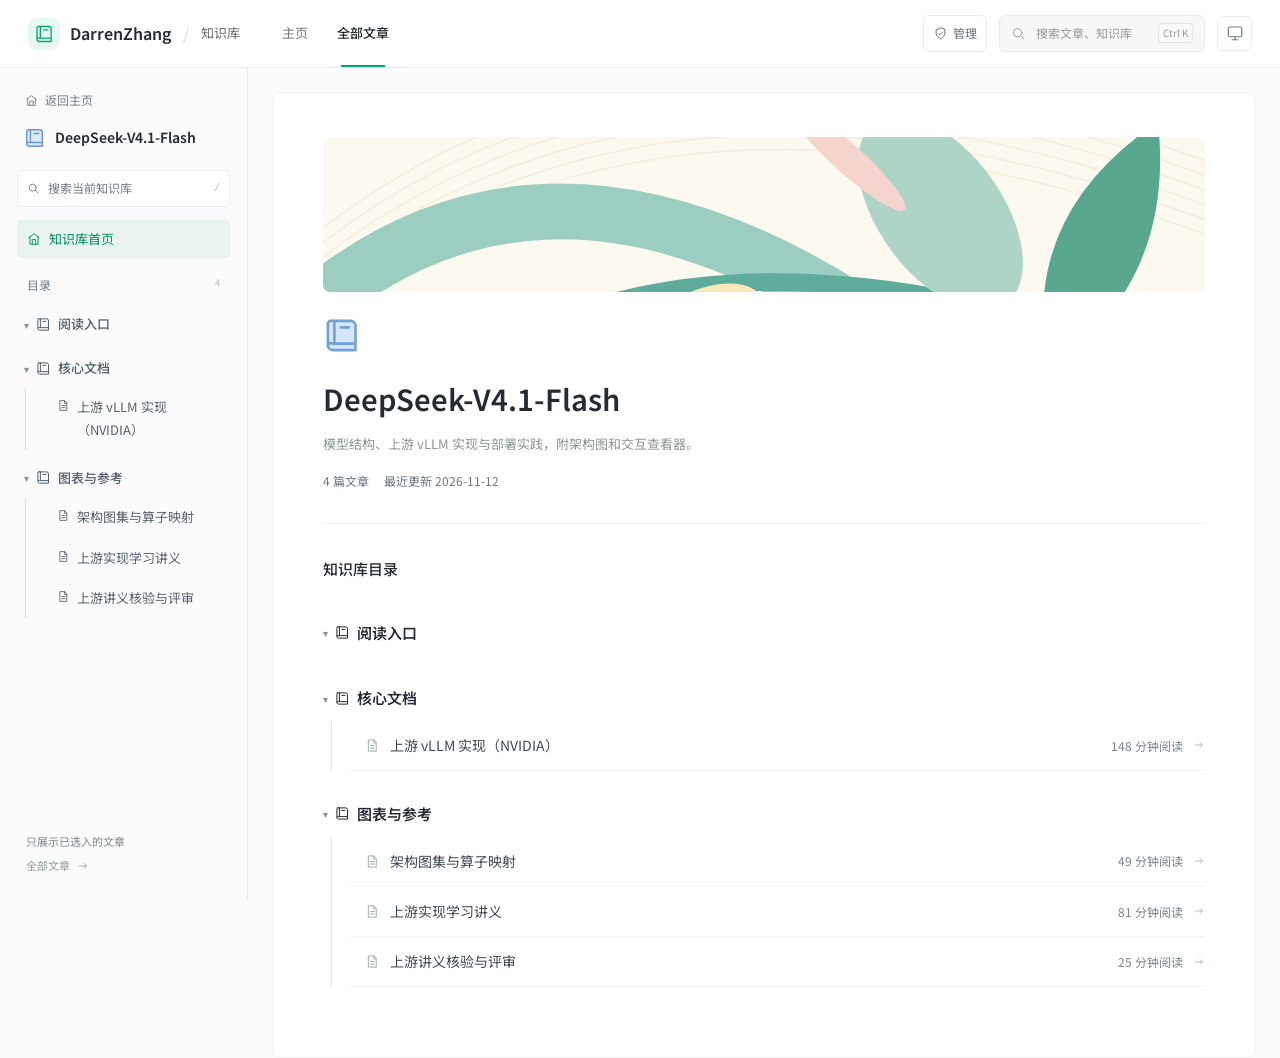
<file: books/dsv41-flash/index.html>
<!doctype html>
<html lang="zh-CN">
<head>
  <meta charset="UTF-8">
  <meta name="viewport" content="width=device-width,initial-scale=1">
  <meta name="theme-color" content="#ffffff">
  <meta name="color-scheme" content="light dark">
  <meta name="description" content="模型结构、上游 vLLM 实现与部署实践，附架构图和交互查看器。">
  <title>DeepSeek-V4.1-Flash · DarrenZhang</title>
  <link rel="icon" href="/favicon.svg" type="image/svg+xml">
  <script src="/theme.js?v=fbee3d9f1352"></script>
  <link rel="stylesheet" href="/vendor--site-font.css?v=b0946ebef50d">
  <link rel="stylesheet" href="/style.css?v=5cd1cd8771cb">
  <link rel="stylesheet" href="/typography.css?v=a72487c06eb6">
  <link rel="stylesheet" href="/vendor--katex.local.css">
  <link rel="stylesheet" href="/theme.css?v=256cddc575d0">
  <script defer src="/vendor--katex.min.js"></script>
  <script defer src="/vendor--auto-render.min.js"></script>
  <link rel="stylesheet" href="/directory.css?v=47fa461e633d" data-reader-directory>
  <link rel="stylesheet" href="/code.css?v=059cce3dda81" data-reader-code>
  <link rel="stylesheet" href="/markdown-extensions.css?v=fff3a5effa63">
  <link rel="stylesheet" href="/reuse.css?v=fbfcaa0d7de1">
  <script type="module" src="/app.js?v=233a677c7fbf"></script>

  <meta name="robots" content="index, follow, max-image-preview:large">
  <link rel="canonical" href="https://darrenzhang1007.github.io/books/dsv41-flash/">
  <meta property="og:locale" content="zh_CN">
  <meta property="og:site_name" content="DarrenZhang · 知识库">
  <meta property="og:type" content="website">
  <meta property="og:title" content="DeepSeek-V4.1-Flash">
  <meta property="og:description" content="模型结构、上游 vLLM 实现与部署实践，附架构图和交互查看器。">
  <meta property="og:url" content="https://darrenzhang1007.github.io/books/dsv41-flash/">
  <meta property="og:image" content="https://darrenzhang1007.github.io/share-default.png">
  <meta property="og:image:type" content="image/png">
  <meta property="og:image:width" content="1200">
  <meta property="og:image:height" content="630">
  <meta property="og:image:alt" content="DarrenZhang 的个人技术知识库">
  <meta name="twitter:card" content="summary_large_image">
  <meta name="twitter:title" content="DeepSeek-V4.1-Flash">
  <meta name="twitter:description" content="模型结构、上游 vLLM 实现与部署实践，附架构图和交互查看器。">
  <meta name="twitter:image" content="https://darrenzhang1007.github.io/share-default.png">
  <script type="application/ld+json">[{"@context":"https://schema.org","@type":"CollectionPage","@id":"https://darrenzhang1007.github.io/books/dsv41-flash/","url":"https://darrenzhang1007.github.io/books/dsv41-flash/","name":"DeepSeek-V4.1-Flash","description":"模型结构、上游 vLLM 实现与部署实践，附架构图和交互查看器。","inLanguage":"zh-CN"},{"@context":"https://schema.org","@type":"BreadcrumbList","itemListElement":[{"@type":"ListItem","position":1,"name":"主页","item":"https://darrenzhang1007.github.io/"},{"@type":"ListItem","position":2,"name":"DeepSeek-V4.1-Flash","item":"https://darrenzhang1007.github.io/books/dsv41-flash/"}]}]</script>
</head>
<body class="reader-view">
  <a class="skip-link" href="#main">跳到正文</a>
  <header class="site-header">
    <div class="header-inner">
      <a href="/" class="brand" aria-label="DarrenZhang 首页"><span class="brand-logo"><svg viewBox="0 0 24 24" aria-hidden="true"><path d="M4 3h13a3 3 0 0 1 3 3v15H6a3 3 0 0 1-3-3V6a3 3 0 0 1 1-3ZM7 3v14M3 18a2 2 0 0 1 3-1h14M11 7h5"/></svg></span>DarrenZhang<span class="brand-divider">/</span><span class="brand-label">知识库</span></a>
      <nav aria-label="主导航"><a href="/" data-nav="home">主页</a><a href="/articles/" data-nav="articles" class="active" aria-current="page">全部文章</a></nav>
      <div class="header-actions">
        <a class="manage-link" href="https://darrenzhang-notebook.blue-koala-1430.chatgpt.site" target="_blank" rel="noopener" aria-label="管理网站"><svg viewBox="0 0 24 24" aria-hidden="true"><path d="M12 3 5 6v6c0 4 7 9 7 9s7-5 7-9V6z"/><path d="m9 12 2 2 4-4"/></svg><span>管理</span></a>
        <button class="search-trigger" aria-label="搜索文章"><svg viewBox="0 0 24 24" aria-hidden="true"><circle cx="10.8" cy="10.8" r="6.5"/><path d="m16 16 4.5 4.5"/></svg><span>搜索文章、知识库</span><kbd>Ctrl K</kbd></button>
        <div class="theme-switcher">
          <button id="theme-toggle" class="theme-toggle" aria-label="显示主题" aria-controls="theme-panel" aria-expanded="false" title="显示主题">
            <svg class="theme-symbol" data-theme-symbol="system" viewBox="0 0 24 24" aria-hidden="true"><rect x="3" y="4" width="18" height="13" rx="2"/><path d="M8 21h8M12 17v4"/></svg>
            <svg class="theme-symbol" data-theme-symbol="light" viewBox="0 0 24 24" aria-hidden="true" hidden><circle cx="12" cy="12" r="4"/><path d="M12 2v2M12 20v2M2 12h2M20 12h2M5 5l1.5 1.5M17.5 17.5 19 19M5 19l1.5-1.5M17.5 6.5 19 5"/></svg>
            <svg class="theme-symbol" data-theme-symbol="dark" viewBox="0 0 24 24" aria-hidden="true" hidden><path d="M20.5 14A8.7 8.7 0 0 1 10 3.5 8.7 8.7 0 1 0 20.5 14Z"/></svg>
          </button>
          <div id="theme-panel" class="theme-panel" role="group" aria-label="显示主题" hidden>
            <p>显示主题</p>
            <button type="button" data-theme-option="system" aria-pressed="true"><span>跟随系统</span><span class="theme-check" aria-hidden="true">✓</span></button>
            <button type="button" data-theme-option="light" aria-pressed="false"><span>日间</span><span class="theme-check" aria-hidden="true">✓</span></button>
            <button type="button" data-theme-option="dark" aria-pressed="false"><span>夜间</span><span class="theme-check" aria-hidden="true">✓</span></button>
          </div>
        </div>
      </div>
    </div>
  </header>
  <main id="main" tabindex="-1"><div class="reader-toolbar"><button id="toggle-directory" aria-controls="book-sidebar" aria-expanded="false"><svg class="" viewBox="0 0 24 24" aria-hidden="true"><path d="M4 6h16M4 12h16M4 18h16"/></svg> 知识库</button><a href="/books/dsv41-flash/">DeepSeek-V4.1-Flash</a></div><button class="sidebar-mask" id="sidebar-mask" aria-label="关闭目录"></button><div class="reader-shell "><aside class="book-sidebar" id="book-sidebar"><a class="sidebar-back" href="/"><svg class="" viewBox="0 0 24 24" aria-hidden="true"><path d="m3 10 9-7 9 7m-16-2v13h14V8M9 21v-8h6v8"/></svg> 返回主页</a><a class="sidebar-book" href="/books/dsv41-flash/"><span class="small-book"><svg class="" viewBox="0 0 24 24" aria-hidden="true"><path d="M4 3h13a3 3 0 0 1 3 3v15H6a3 3 0 0 1-3-3V6a3 3 0 0 1 1-3ZM7 3v14M3 18a2 2 0 0 1 3-1h14M11 7h5"/></svg></span><strong>DeepSeek-V4.1-Flash</strong></a><button class="sidebar-search" data-book-search="dsv41-flash"><svg class="" viewBox="0 0 24 24" aria-hidden="true"><circle cx="10.5" cy="10.5" r="6.5"/><path d="m16 16 4 4"/></svg><span>搜索当前知识库</span><kbd>/</kbd></button><a class="sidebar-overview active" href="/books/dsv41-flash/"><svg class="" viewBox="0 0 24 24" aria-hidden="true"><path d="m3 10 9-7 9 7m-16-2v13h14V8M9 21v-8h6v8"/></svg> 知识库首页</a><div class="sidebar-section-label">目录 <span>4</span></div><nav aria-label="知识库目录"><details open class="directory-folder "><summary><svg class="" viewBox="0 0 24 24" aria-hidden="true"><path d="M4 3h13a3 3 0 0 1 3 3v15H6a3 3 0 0 1-3-3V6a3 3 0 0 1 1-3ZM7 3v14M3 18a2 2 0 0 1 3-1h14M11 7h5"/></svg><span>阅读入口</span></summary><div class="directory-children"></div></details><details open class="directory-folder "><summary><svg class="" viewBox="0 0 24 24" aria-hidden="true"><path d="M4 3h13a3 3 0 0 1 3 3v15H6a3 3 0 0 1-3-3V6a3 3 0 0 1 1-3ZM7 3v14M3 18a2 2 0 0 1 3-1h14M11 7h5"/></svg><span>核心文档</span></summary><div class="directory-children"><a class="tree-note "  href="/articles/dsv41-upstream/"><svg class="" viewBox="0 0 24 24" aria-hidden="true"><path d="M6 3h8l4 4v14H6zM14 3v5h4M9 12h6m-6 4h6"/></svg><span>上游 vLLM 实现（NVIDIA）</span></a></div></details><details open class="directory-folder "><summary><svg class="" viewBox="0 0 24 24" aria-hidden="true"><path d="M4 3h13a3 3 0 0 1 3 3v15H6a3 3 0 0 1-3-3V6a3 3 0 0 1 1-3ZM7 3v14M3 18a2 2 0 0 1 3-1h14M11 7h5"/></svg><span>图表与参考</span></summary><div class="directory-children"><a class="tree-note "  href="/articles/dsv41-diagrams/"><svg class="" viewBox="0 0 24 24" aria-hidden="true"><path d="M6 3h8l4 4v14H6zM14 3v5h4M9 12h6m-6 4h6"/></svg><span>架构图集与算子映射</span></a><a class="tree-note "  href="/articles/dsv41-reference/"><svg class="" viewBox="0 0 24 24" aria-hidden="true"><path d="M6 3h8l4 4v14H6zM14 3v5h4M9 12h6m-6 4h6"/></svg><span>上游实现学习讲义</span></a><a class="tree-note "  href="/articles/dsv41-review/"><svg class="" viewBox="0 0 24 24" aria-hidden="true"><path d="M6 3h8l4 4v14H6zM14 3v5h4M9 12h6m-6 4h6"/></svg><span>上游讲义核验与评审</span></a></div></details></nav><div class="sidebar-bottom"><span>只展示已选入的文章</span><a href="/articles/">全部文章 <svg class="" viewBox="0 0 24 24" aria-hidden="true"><path d="M5 12h14m-5-5 5 5-5 5"/></svg></a></div></aside><div class="reader-content"><section class="book-overview"><img class="book-hero" src="/covers--leaves.svg" alt="DeepSeek-V4.1-Flash 封面"><span class="overview-icon"><svg class="" viewBox="0 0 24 24" aria-hidden="true"><path d="M4 3h13a3 3 0 0 1 3 3v15H6a3 3 0 0 1-3-3V6a3 3 0 0 1 1-3ZM7 3v14M3 18a2 2 0 0 1 3-1h14M11 7h5"/></svg></span><h1>DeepSeek-V4.1-Flash</h1><p class="book-description">模型结构、上游 vLLM 实现与部署实践，附架构图和交互查看器。</p><div class="document-meta"><span>4 篇文章</span><span>最近更新 2026-11-12</span></div><div class="overview-divider"></div><h2>知识库目录</h2><details open class="directory-folder contents-folder"><summary><svg class="" viewBox="0 0 24 24" aria-hidden="true"><path d="M4 3h13a3 3 0 0 1 3 3v15H6a3 3 0 0 1-3-3V6a3 3 0 0 1 1-3ZM7 3v14M3 18a2 2 0 0 1 3-1h14M11 7h5"/></svg><span>阅读入口</span></summary><div class="directory-children"></div></details><details open class="directory-folder contents-folder"><summary><svg class="" viewBox="0 0 24 24" aria-hidden="true"><path d="M4 3h13a3 3 0 0 1 3 3v15H6a3 3 0 0 1-3-3V6a3 3 0 0 1 1-3ZM7 3v14M3 18a2 2 0 0 1 3-1h14M11 7h5"/></svg><span>核心文档</span></summary><div class="directory-children"><a class="contents-note" href="/articles/dsv41-upstream/"><svg class="" viewBox="0 0 24 24" aria-hidden="true"><path d="M6 3h8l4 4v14H6zM14 3v5h4M9 12h6m-6 4h6"/></svg><span>上游 vLLM 实现（NVIDIA）</span><small>148 分钟阅读</small><svg class="" viewBox="0 0 24 24" aria-hidden="true"><path d="M5 12h14m-5-5 5 5-5 5"/></svg></a></div></details><details open class="directory-folder contents-folder"><summary><svg class="" viewBox="0 0 24 24" aria-hidden="true"><path d="M4 3h13a3 3 0 0 1 3 3v15H6a3 3 0 0 1-3-3V6a3 3 0 0 1 1-3ZM7 3v14M3 18a2 2 0 0 1 3-1h14M11 7h5"/></svg><span>图表与参考</span></summary><div class="directory-children"><a class="contents-note" href="/articles/dsv41-diagrams/"><svg class="" viewBox="0 0 24 24" aria-hidden="true"><path d="M6 3h8l4 4v14H6zM14 3v5h4M9 12h6m-6 4h6"/></svg><span>架构图集与算子映射</span><small>49 分钟阅读</small><svg class="" viewBox="0 0 24 24" aria-hidden="true"><path d="M5 12h14m-5-5 5 5-5 5"/></svg></a><a class="contents-note" href="/articles/dsv41-reference/"><svg class="" viewBox="0 0 24 24" aria-hidden="true"><path d="M6 3h8l4 4v14H6zM14 3v5h4M9 12h6m-6 4h6"/></svg><span>上游实现学习讲义</span><small>81 分钟阅读</small><svg class="" viewBox="0 0 24 24" aria-hidden="true"><path d="M5 12h14m-5-5 5 5-5 5"/></svg></a><a class="contents-note" href="/articles/dsv41-review/"><svg class="" viewBox="0 0 24 24" aria-hidden="true"><path d="M6 3h8l4 4v14H6zM14 3v5h4M9 12h6m-6 4h6"/></svg><span>上游讲义核验与评审</span><small>25 分钟阅读</small><svg class="" viewBox="0 0 24 24" aria-hidden="true"><path d="M5 12h14m-5-5 5 5-5 5"/></svg></a></div></details></section></div></div></main>
  <footer class="site-footer"><span>© 2026 DarrenZhang · 博观而约取，厚积而薄发。</span><div><a href="/bookmarks/" hidden>阅读收藏</a><a href="/">返回主页</a></div></footer>
  <dialog id="search-dialog" aria-labelledby="search-title"><div class="search-heading"><h2 id="search-title">搜索全部知识库</h2><button class="icon-button" id="close-search" aria-label="关闭搜索">×</button></div><label class="search-box"><svg viewBox="0 0 24 24" aria-hidden="true"><circle cx="10.8" cy="10.8" r="6.5"/><path d="m16 16 4.5 4.5"/></svg><input id="search-input" type="search" role="combobox" aria-autocomplete="list" aria-controls="search-results" aria-expanded="false" maxlength="200" placeholder="搜索标题、关键词或正文…" autocomplete="off"></label><p id="search-summary" class="search-hint" role="status" aria-live="polite">搜索标题、章节与正文</p><div id="search-results" role="listbox" aria-label="搜索结果"></div><div class="search-footer"><span>↑ ↓ 选择 · Enter 阅读</span><span>Esc 关闭</span></div></dialog>
  <dialog id="image-preview" class="image-preview" aria-labelledby="image-title"><header class="image-preview-header"><h2 id="image-title">架构图预览</h2><div class="image-controls"><button id="image-zoom-out" aria-label="缩小图片">−</button><span id="image-scale" aria-live="polite">100%</span><button id="image-zoom-in" aria-label="放大图片">＋</button><button id="image-fit">适应窗口</button><a id="image-original" target="_blank" rel="noopener">打开原图 ↗</a><button id="image-close" aria-label="关闭图片预览">×</button></div></header><div id="image-stage" class="image-stage"><img id="image-large" alt="" draggable="false"></div><footer class="image-preview-footer">滚轮缩放 · 拖动平移 · Esc 关闭 <span>＋ / − 缩放，0 适应窗口</span></footer></dialog>
  <div id="toast" role="status" aria-live="polite"></div>
</body>
</html>
</file>
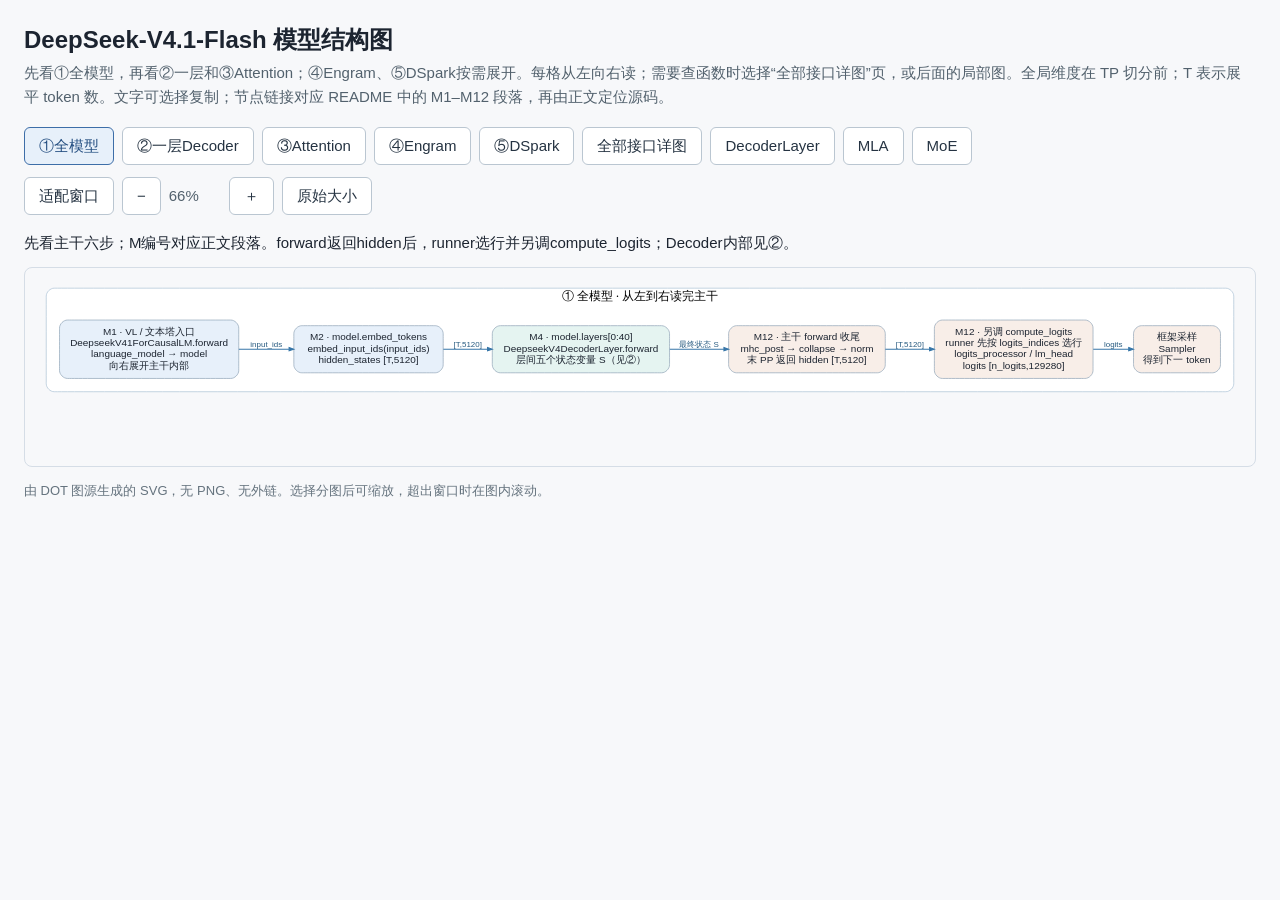
<file: dsv41--assets--html--dsv41_dynamic_architecture.html>
<!DOCTYPE html>
<html lang="zh-CN">
<head>
<meta charset="utf-8">
<meta name="viewport" content="width=device-width, initial-scale=1">
<title>DeepSeek-V4.1-Flash · 模型结构图</title>
<style>
:root { color-scheme: light; }
* { box-sizing: border-box; }
body { margin: 0 auto; max-width: 1500px; padding: 24px; font: 15px/1.6 "Microsoft YaHei", "Noto Sans CJK SC", sans-serif; background: #f7f8fa; color: #1c2430; }
header { margin-bottom: 18px; }
h1 { font-size: 24px; line-height: 1.3; margin: 0 0 6px; font-weight: 650; }
.intro { margin: 0; color: #52616d; }
.tabs { display: flex; flex-wrap: wrap; gap: 8px; margin-bottom: 12px; }
button { font: inherit; cursor: pointer; color: #253342; border: 1px solid #bac6d1; border-radius: 6px; background: white; padding: 6px 14px; }
button[aria-selected="true"] { background: #e7f0fa; border-color: #3d6ea8; color: #244e81; }
button:focus-visible, .stage:focus-visible { outline: 3px solid #3d6ea8; outline-offset: 3px; }
.tools { display: flex; align-items: center; flex-wrap: wrap; gap: 8px; margin: 0 0 16px; }
.scale { min-width: 52px; color: #52616d; font-variant-numeric: tabular-nums; }
.caption { margin: 0 0 12px; max-width: 1000px; }
.stage { width: 100%; max-height: 72vh; min-height: 200px; overflow: auto; padding: 12px; background: #f7f8fa; border: 1px solid #d5dde6; border-radius: 8px; }
.stage svg { display: block; max-width: none; margin: 0 auto; }
section[hidden] { display: none; }
.note { color: #65737e; font-size: 13px; margin: 14px 0 0; }
@media (max-width: 640px) { body { padding: 14px; } h1 { font-size: 21px; } button { padding: 6px 10px; } }
@media print { .tabs,.tools,.note { display:none; } section[hidden] { display:block; } section { break-inside:avoid; } .stage { max-height:none; overflow:visible; } .stage svg { width:100% !important; height:auto !important; } }
</style>
</head>
<body>
<header><h1>DeepSeek-V4.1-Flash 模型结构图</h1><p class="intro">先看①全模型，再看②一层和③Attention；④Engram、⑤DSpark按需展开。每格从左向右读；需要查函数时选择“全部接口详图”页，或后面的局部图。全局维度在 TP 切分前；T 表示展平 token 数。文字可选择复制；节点链接对应 README 中的 M1–M12 段落，再由正文定位源码。</p></header>
<nav class="tabs" role="tablist" aria-label="选择结构图"><button type="button" role="tab" id="tab-read-main" aria-selected="true" aria-controls="panel-read-main" tabindex="0">①全模型</button><button type="button" role="tab" id="tab-read-layer" aria-selected="false" aria-controls="panel-read-layer" tabindex="-1">②一层Decoder</button><button type="button" role="tab" id="tab-read-attention" aria-selected="false" aria-controls="panel-read-attention" tabindex="-1">③Attention</button><button type="button" role="tab" id="tab-read-engram" aria-selected="false" aria-controls="panel-read-engram" tabindex="-1">④Engram</button><button type="button" role="tab" id="tab-read-dspark" aria-selected="false" aria-controls="panel-read-dspark" tabindex="-1">⑤DSpark</button><button type="button" role="tab" id="tab-overview" aria-selected="false" aria-controls="panel-overview" tabindex="-1">全部接口详图</button><button type="button" role="tab" id="tab-decoder" aria-selected="false" aria-controls="panel-decoder" tabindex="-1">DecoderLayer</button><button type="button" role="tab" id="tab-mla" aria-selected="false" aria-controls="panel-mla" tabindex="-1">MLA</button><button type="button" role="tab" id="tab-moe" aria-selected="false" aria-controls="panel-moe" tabindex="-1">MoE</button></nav>
<div class="tools" role="group" aria-label="图像缩放">
<button type="button" id="fit">适配窗口</button>
<button type="button" id="zoom-out" aria-label="缩小">−</button>
<output class="scale" id="scale" aria-live="polite">100%</output>
<button type="button" id="zoom-in" aria-label="放大">＋</button>
<button type="button" id="reset">原始大小</button>
</div>
<section role="tabpanel" id="panel-read-main" aria-labelledby="tab-read-main"><p class="caption">先看主干六步；M编号对应正文段落。forward返回hidden后，runner选行并另调compute_logits；Decoder内部见②。</p><div class="stage" tabindex="0" aria-label="①全模型，可滚动查看"><svg xmlns="http://www.w3.org/2000/svg" xmlns:xlink="http://www.w3.org/1999/xlink" width="1813.64" height="180.64" viewBox="0.00 0.00 1813.64 180.64" role="img">
<g id="read-main-cluster_read_main-graph0" class="graph" transform="scale(1 1) rotate(0) translate(4.32 176.32)">
<title>section</title>
<g id="read-main-cluster_read_main-clust1" class="cluster">
<title>cluster_read_main</title>
<path fill="#ffffff" stroke="#a8bfd3" d="M20,-8C20,-8 1785,-8 1785,-8 1791,-8 1797,-14 1797,-20 1797,-20 1797,-152 1797,-152 1797,-158 1791,-164 1785,-164 1785,-164 20,-164 20,-164 14,-164 8,-158 8,-152 8,-152 8,-20 8,-20 8,-14 14,-8 20,-8" />
<text text-anchor="middle" x="902.5" y="-145.6" font-family="Times,serif" font-size="18.00">① 全模型 · 从左到右读完主干</text>
</g>

<g id="read-main-cluster_read_main-node1" class="node">
<title>r_input</title>
<g id="read-main-cluster_read_main-a_node1"><a xlink:href="index.html#book/dsv41-flash/dsv41-architecture?section=22-%E4%BB%8E%E6%A8%A1%E5%9E%8B%E5%85%A5%E5%8F%A3%E5%88%B0-embeddingm1--m2" xlink:title="M1：正文段落含代码对象、调用点与变量对应">
<path fill="#e7f0fa" stroke="#8aa0b4" d="M286,-116C286,-116 40,-116 40,-116 34,-116 28,-110 28,-104 28,-104 28,-40 28,-40 28,-34 34,-28 40,-28 40,-28 286,-28 286,-28 292,-28 298,-34 298,-40 298,-40 298,-104 298,-104 298,-110 292,-116 286,-116" />
<text text-anchor="middle" x="163" y="-94" font-family="Noto Sans CJK SC, Microsoft YaHei, sans-serif" font-size="15.00" fill="#1c2430">M1 · VL / 文本塔入口</text>
<text text-anchor="middle" x="163" y="-77" font-family="Noto Sans CJK SC, Microsoft YaHei, sans-serif" font-size="15.00" fill="#1c2430">DeepseekV41ForCausalLM.forward</text>
<text text-anchor="middle" x="163" y="-60" font-family="Noto Sans CJK SC, Microsoft YaHei, sans-serif" font-size="15.00" fill="#1c2430">language_model → model</text>
<text text-anchor="middle" x="163" y="-43" font-family="Noto Sans CJK SC, Microsoft YaHei, sans-serif" font-size="15.00" fill="#1c2430">向右展开主干内部</text>
</a>
</g>
</g>

<g id="read-main-cluster_read_main-node2" class="node">
<title>r_emb</title>
<g id="read-main-cluster_read_main-a_node2"><a xlink:href="index.html#book/dsv41-flash/dsv41-architecture?section=%E8%AF%8D%E8%A1%A8%E6%9F%A5%E8%A1%A8m2" xlink:title="M2：正文段落含代码对象、调用点与变量对应">
<path fill="#e7f0fa" stroke="#8aa0b4" d="M594,-107.5C594,-107.5 393,-107.5 393,-107.5 387,-107.5 381,-101.5 381,-95.5 381,-95.5 381,-48.5 381,-48.5 381,-42.5 387,-36.5 393,-36.5 393,-36.5 594,-36.5 594,-36.5 600,-36.5 606,-42.5 606,-48.5 606,-48.5 606,-95.5 606,-95.5 606,-101.5 600,-107.5 594,-107.5" />
<text text-anchor="middle" x="493.5" y="-85.5" font-family="Noto Sans CJK SC, Microsoft YaHei, sans-serif" font-size="15.00" fill="#1c2430">M2 · model.embed_tokens</text>
<text text-anchor="middle" x="493.5" y="-68.5" font-family="Noto Sans CJK SC, Microsoft YaHei, sans-serif" font-size="15.00" fill="#1c2430">embed_input_ids(input_ids)</text>
<text text-anchor="middle" x="493.5" y="-51.5" font-family="Noto Sans CJK SC, Microsoft YaHei, sans-serif" font-size="15.00" fill="#1c2430">hidden_states [T,5120]</text>
</a>
</g>
</g>

<g id="read-main-cluster_read_main-edge1" class="edge">
<title>r_input-&gt;r_emb</title>
<path fill="none" stroke="#3776a8" stroke-width="1.6" d="M298.09,-72C323.12,-72 349.11,-72 373.64,-72" />
<polygon fill="#3776a8" stroke="#3776a8" stroke-width="1.6" points="373.86,-74.45 380.86,-72 373.86,-69.55 373.86,-74.45" />
<text text-anchor="middle" x="339.5" y="-75.4" font-family="Noto Sans CJK SC, Microsoft YaHei, sans-serif" font-size="12.00" fill="#285b80">input_ids</text>
</g>

<g id="read-main-cluster_read_main-node3" class="node">
<title>r_dec</title>
<g id="read-main-cluster_read_main-a_node3"><a xlink:href="index.html#book/dsv41-flash/dsv41-architecture?section=23-40%E5%B1%82%E4%B8%BB%E5%B9%B2%E5%BE%AA%E7%8E%AF%E5%8D%95%E5%B1%82%E6%80%8E%E6%A0%B7%E9%9D%A0%E4%BA%94%E5%85%83%E7%BB%84%E6%8E%A5%E5%8A%9Bm4" xlink:title="M4：正文段落含代码对象、调用点与变量对应">
<path fill="#e5f4f1" stroke="#8aa0b4" d="M935,-107.5C935,-107.5 692,-107.5 692,-107.5 686,-107.5 680,-101.5 680,-95.5 680,-95.5 680,-48.5 680,-48.5 680,-42.5 686,-36.5 692,-36.5 692,-36.5 935,-36.5 935,-36.5 941,-36.5 947,-42.5 947,-48.5 947,-48.5 947,-95.5 947,-95.5 947,-101.5 941,-107.5 935,-107.5" />
<text text-anchor="middle" x="813.5" y="-85.5" font-family="Noto Sans CJK SC, Microsoft YaHei, sans-serif" font-size="15.00" fill="#1c2430">M4 · model.layers[0:40]</text>
<text text-anchor="middle" x="813.5" y="-68.5" font-family="Noto Sans CJK SC, Microsoft YaHei, sans-serif" font-size="15.00" fill="#1c2430">DeepseekV4DecoderLayer.forward</text>
<text text-anchor="middle" x="813.5" y="-51.5" font-family="Noto Sans CJK SC, Microsoft YaHei, sans-serif" font-size="15.00" fill="#1c2430">层间五个状态变量 S（见②）</text>
</a>
</g>
</g>

<g id="read-main-cluster_read_main-edge2" class="edge">
<title>r_emb-&gt;r_dec</title>
<path fill="none" stroke="#3776a8" stroke-width="1.6" d="M606.17,-72C627.65,-72 650.39,-72 672.63,-72" />
<polygon fill="#3776a8" stroke="#3776a8" stroke-width="1.6" points="672.83,-74.45 679.83,-72 672.83,-69.55 672.83,-74.45" />
<text text-anchor="middle" x="643" y="-75.4" font-family="Noto Sans CJK SC, Microsoft YaHei, sans-serif" font-size="12.00" fill="#285b80">[T,5120]</text>
</g>

<g id="read-main-cluster_read_main-node4" class="node">
<title>r_tail</title>
<g id="read-main-cluster_read_main-a_node4"><a xlink:href="index.html#book/dsv41-flash/dsv41-architecture?section=24-40%E5%B1%82%E4%B9%8B%E5%90%8E%E6%80%8E%E6%A0%B7%E5%BE%97%E5%88%B0%E4%B8%8B%E4%B8%80%E4%B8%AA-tokenm12" xlink:title="M12：正文段落含代码对象、调用点与变量对应">
<path fill="#f8eee8" stroke="#8aa0b4" d="M1260,-107.5C1260,-107.5 1048,-107.5 1048,-107.5 1042,-107.5 1036,-101.5 1036,-95.5 1036,-95.5 1036,-48.5 1036,-48.5 1036,-42.5 1042,-36.5 1048,-36.5 1048,-36.5 1260,-36.5 1260,-36.5 1266,-36.5 1272,-42.5 1272,-48.5 1272,-48.5 1272,-95.5 1272,-95.5 1272,-101.5 1266,-107.5 1260,-107.5" />
<text text-anchor="middle" x="1154" y="-85.5" font-family="Noto Sans CJK SC, Microsoft YaHei, sans-serif" font-size="15.00" fill="#1c2430">M12 · 主干 forward 收尾</text>
<text text-anchor="middle" x="1154" y="-68.5" font-family="Noto Sans CJK SC, Microsoft YaHei, sans-serif" font-size="15.00" fill="#1c2430">mhc_post → collapse → norm</text>
<text text-anchor="middle" x="1154" y="-51.5" font-family="Noto Sans CJK SC, Microsoft YaHei, sans-serif" font-size="15.00" fill="#1c2430">末 PP 返回 hidden [T,5120]</text>
</a>
</g>
</g>

<g id="read-main-cluster_read_main-edge3" class="edge">
<title>r_dec-&gt;r_tail</title>
<path fill="none" stroke="#3776a8" stroke-width="1.6" d="M947.31,-72C974.18,-72 1002.33,-72 1028.88,-72" />
<polygon fill="#3776a8" stroke="#3776a8" stroke-width="1.6" points="1028.96,-74.45 1035.96,-72 1028.96,-69.55 1028.96,-74.45" />
<text text-anchor="middle" x="991.5" y="-75.4" font-family="Noto Sans CJK SC, Microsoft YaHei, sans-serif" font-size="12.00" fill="#285b80">最终状态 S</text>
</g>

<g id="read-main-cluster_read_main-node5" class="node">
<title>r_head</title>
<g id="read-main-cluster_read_main-a_node5"><a xlink:href="index.html#book/dsv41-flash/dsv41-architecture?section=24-40%E5%B1%82%E4%B9%8B%E5%90%8E%E6%80%8E%E6%A0%B7%E5%BE%97%E5%88%B0%E4%B8%8B%E4%B8%80%E4%B8%AA-tokenm12" xlink:title="M12：正文段落含代码对象、调用点与变量对应">
<path fill="#f8eee8" stroke="#8aa0b4" d="M1573,-116C1573,-116 1358,-116 1358,-116 1352,-116 1346,-110 1346,-104 1346,-104 1346,-40 1346,-40 1346,-34 1352,-28 1358,-28 1358,-28 1573,-28 1573,-28 1579,-28 1585,-34 1585,-40 1585,-40 1585,-104 1585,-104 1585,-110 1579,-116 1573,-116" />
<text text-anchor="middle" x="1465.5" y="-94" font-family="Noto Sans CJK SC, Microsoft YaHei, sans-serif" font-size="15.00" fill="#1c2430">M12 · 另调 compute_logits</text>
<text text-anchor="middle" x="1465.5" y="-77" font-family="Noto Sans CJK SC, Microsoft YaHei, sans-serif" font-size="15.00" fill="#1c2430">runner 先按 logits_indices 选行</text>
<text text-anchor="middle" x="1465.5" y="-60" font-family="Noto Sans CJK SC, Microsoft YaHei, sans-serif" font-size="15.00" fill="#1c2430">logits_processor / lm_head</text>
<text text-anchor="middle" x="1465.5" y="-43" font-family="Noto Sans CJK SC, Microsoft YaHei, sans-serif" font-size="15.00" fill="#1c2430">logits [n_logits,129280]</text>
</a>
</g>
</g>

<g id="read-main-cluster_read_main-edge4" class="edge">
<title>r_tail-&gt;r_head</title>
<path fill="none" stroke="#3776a8" stroke-width="1.6" d="M1272.01,-72C1293.79,-72 1316.63,-72 1338.66,-72" />
<polygon fill="#3776a8" stroke="#3776a8" stroke-width="1.6" points="1338.78,-74.45 1345.78,-72 1338.78,-69.55 1338.78,-74.45" />
<text text-anchor="middle" x="1309" y="-75.4" font-family="Noto Sans CJK SC, Microsoft YaHei, sans-serif" font-size="12.00" fill="#285b80">[T,5120]</text>
</g>

<g id="read-main-cluster_read_main-node6" class="node">
<title>r_sample</title>
<path fill="#f8eee8" stroke="#8aa0b4" d="M1765,-107.5C1765,-107.5 1658,-107.5 1658,-107.5 1652,-107.5 1646,-101.5 1646,-95.5 1646,-95.5 1646,-48.5 1646,-48.5 1646,-42.5 1652,-36.5 1658,-36.5 1658,-36.5 1765,-36.5 1765,-36.5 1771,-36.5 1777,-42.5 1777,-48.5 1777,-48.5 1777,-95.5 1777,-95.5 1777,-101.5 1771,-107.5 1765,-107.5" />
<text text-anchor="middle" x="1711.5" y="-85.5" font-family="Noto Sans CJK SC, Microsoft YaHei, sans-serif" font-size="15.00" fill="#1c2430">框架采样</text>
<text text-anchor="middle" x="1711.5" y="-68.5" font-family="Noto Sans CJK SC, Microsoft YaHei, sans-serif" font-size="15.00" fill="#1c2430">Sampler</text>
<text text-anchor="middle" x="1711.5" y="-51.5" font-family="Noto Sans CJK SC, Microsoft YaHei, sans-serif" font-size="15.00" fill="#1c2430">得到下一 token</text>
</g>

<g id="read-main-cluster_read_main-edge5" class="edge">
<title>r_head-&gt;r_sample</title>
<path fill="none" stroke="#3776a8" stroke-width="1.6" d="M1585.28,-72C1603.52,-72 1621.86,-72 1638.66,-72" />
<polygon fill="#3776a8" stroke="#3776a8" stroke-width="1.6" points="1638.76,-74.45 1645.76,-72 1638.76,-69.55 1638.76,-74.45" />
<text text-anchor="middle" x="1615.5" y="-75.4" font-family="Noto Sans CJK SC, Microsoft YaHei, sans-serif" font-size="12.00" fill="#285b80">logits</text>
</g>
</g>
</svg></div></section><section role="tabpanel" id="panel-read-layer" aria-labelledby="tab-read-layer" hidden><p class="caption">状态S是文档记号，代码将五个变量分别传入；层内ffn_pre在主干接成pre_mix。Attention内部见③。</p><div class="stage" tabindex="0" aria-label="②一层Decoder，可滚动查看"><svg xmlns="http://www.w3.org/2000/svg" xmlns:xlink="http://www.w3.org/1999/xlink" width="1903.64" height="176.64" viewBox="0.00 0.00 1903.64 176.64" role="img">
<g id="read-layer-cluster_read_layer-graph0" class="graph" transform="scale(1 1) rotate(0) translate(4.32 172.32)">
<title>section</title>
<g id="read-layer-cluster_read_layer-clust1" class="cluster">
<title>cluster_read_layer</title>
<path fill="#f4faf8" stroke="#a7c4b9" d="M20,-8C20,-8 1875,-8 1875,-8 1881,-8 1887,-14 1887,-20 1887,-20 1887,-148 1887,-148 1887,-154 1881,-160 1875,-160 1875,-160 20,-160 20,-160 14,-160 8,-154 8,-148 8,-148 8,-20 8,-20 8,-14 14,-8 20,-8" />
<text text-anchor="middle" x="947.5" y="-142.4" font-family="Times,serif" font-size="17.00">② 展开一层 Decoder（M3 / M4）· 输入 S_l → 输出 S_(l+1)，按这一行重复40次</text>
<text text-anchor="middle" x="947.5" y="-123.4" font-family="Times,serif" font-size="17.00">S = (x,residual,post_mix,res_mix,pre_mix) 是文档状态记号；参数分别传入；层间 pre_mix = 上层 ffn_pre</text>
</g>

<g id="read-layer-cluster_read_layer-node1" class="node">
<title>r_li</title>
<g id="read-layer-cluster_read_layer-a_node1"><a xlink:href="index.html#book/dsv41-flash/dsv41-architecture?section=23-40%E5%B1%82%E4%B8%BB%E5%B9%B2%E5%BE%AA%E7%8E%AF%E5%8D%95%E5%B1%82%E6%80%8E%E6%A0%B7%E9%9D%A0%E4%BA%94%E5%85%83%E7%BB%84%E6%8E%A5%E5%8A%9Bm4" xlink:title="M4：正文段落含代码对象、调用点与变量对应">
<path fill="#fff0df" stroke="#8aa0b4" d="M230,-93.5C230,-93.5 40,-93.5 40,-93.5 34,-93.5 28,-87.5 28,-81.5 28,-81.5 28,-40.5 28,-40.5 28,-34.5 34,-28.5 40,-28.5 40,-28.5 230,-28.5 230,-28.5 236,-28.5 242,-34.5 242,-40.5 242,-40.5 242,-81.5 242,-81.5 242,-87.5 236,-93.5 230,-93.5" />
<text text-anchor="middle" x="135" y="-72.3" font-family="Noto Sans CJK SC, Microsoft YaHei, sans-serif" font-size="14.00" fill="#1c2430">M4 · layer.forward(...)</text>
<text text-anchor="middle" x="135" y="-57.3" font-family="Noto Sans CJK SC, Microsoft YaHei, sans-serif" font-size="14.00" fill="#1c2430">状态分别传参，非 tuple 入参</text>
<text text-anchor="middle" x="135" y="-42.3" font-family="Noto Sans CJK SC, Microsoft YaHei, sans-serif" font-size="14.00" fill="#1c2430">L1/L14 先做 Engram（见④）</text>
</a>
</g>
</g>

<g id="read-layer-cluster_read_layer-node2" class="node">
<title>r_ap</title>
<g id="read-layer-cluster_read_layer-a_node2"><a xlink:href="index.html#book/dsv41-flash/dsv41-architecture?section=31-mhc%E5%BB%B6%E8%BF%9F%E7%8A%B6%E6%80%81%E6%9C%BA%E6%80%8E%E6%A0%B7%E6%8E%A5%E5%8A%9B%E5%9B%9B%E6%9D%A1%E6%AE%8B%E5%B7%AE%E6%B5%81m3" xlink:title="M3：正文段落含代码对象、调用点与变量对应">
<path fill="#e5f4f1" stroke="#8aa0b4" d="M517,-93.5C517,-93.5 330,-93.5 330,-93.5 324,-93.5 318,-87.5 318,-81.5 318,-81.5 318,-40.5 318,-40.5 318,-34.5 324,-28.5 330,-28.5 330,-28.5 517,-28.5 517,-28.5 523,-28.5 529,-34.5 529,-40.5 529,-40.5 529,-81.5 529,-81.5 529,-87.5 523,-93.5 517,-93.5" />
<text text-anchor="middle" x="423.5" y="-72.3" font-family="Noto Sans CJK SC, Microsoft YaHei, sans-serif" font-size="14.00" fill="#1c2430">M3 · self.mhc_pre_delayed</text>
<text text-anchor="middle" x="423.5" y="-57.3" font-family="Noto Sans CJK SC, Microsoft YaHei, sans-serif" font-size="14.00" fill="#1c2430">层间 pre_mix → attn_pre</text>
<text text-anchor="middle" x="423.5" y="-42.3" font-family="Noto Sans CJK SC, Microsoft YaHei, sans-serif" font-size="14.00" fill="#1c2430">再 self.attn_norm(x)</text>
</a>
</g>
</g>

<g id="read-layer-cluster_read_layer-edge1" class="edge">
<title>r_li-&gt;r_ap</title>
<path fill="none" stroke="#3776a8" stroke-width="1.6" d="M242.27,-61C264.55,-61 288.1,-61 310.57,-61" />
<polygon fill="#3776a8" stroke="#3776a8" stroke-width="1.6" points="310.83,-63.45 317.83,-61 310.83,-58.55 310.83,-63.45" />
<text text-anchor="middle" x="280" y="-64.4" font-family="Noto Sans CJK SC, Microsoft YaHei, sans-serif" font-size="12.00" fill="#285b80">状态 S_l</text>
</g>

<g id="read-layer-cluster_read_layer-node3" class="node">
<title>r_attn</title>
<g id="read-layer-cluster_read_layer-a_node3"><a xlink:href="index.html#book/dsv41-flash/dsv41-architecture?section=32-attention-%E6%80%8E%E6%A0%B7%E8%AF%BB%E5%8E%86%E5%8F%B2%E5%B9%B6%E8%BF%94%E5%9B%9E%E7%BB%93%E6%9E%9Cm5%E5%86%85%E9%83%A8%E5%90%AB-m7--m6--m9" xlink:title="M5：正文段落含代码对象、调用点与变量对应">
<path fill="#efedf9" stroke="#8aa0b4" d="M854,-93.5C854,-93.5 642,-93.5 642,-93.5 636,-93.5 630,-87.5 630,-81.5 630,-81.5 630,-40.5 630,-40.5 630,-34.5 636,-28.5 642,-28.5 642,-28.5 854,-28.5 854,-28.5 860,-28.5 866,-34.5 866,-40.5 866,-40.5 866,-81.5 866,-81.5 866,-87.5 860,-93.5 854,-93.5" />
<text text-anchor="middle" x="748" y="-72.3" font-family="Noto Sans CJK SC, Microsoft YaHei, sans-serif" font-size="14.00" fill="#1c2430">M5 · self.attn(positions,x,None)</text>
<text text-anchor="middle" x="748" y="-57.3" font-family="Noto Sans CJK SC, Microsoft YaHei, sans-serif" font-size="14.00" fill="#1c2430">MLA / Indexer / Compressor / O</text>
<text text-anchor="middle" x="748" y="-42.3" font-family="Noto Sans CJK SC, Microsoft YaHei, sans-serif" font-size="14.00" fill="#1c2430">[A] 输入 → [B] 输出（见③）</text>
</a>
</g>
</g>

<g id="read-layer-cluster_read_layer-edge2" class="edge">
<title>r_ap-&gt;r_attn</title>
<path fill="none" stroke="#3776a8" stroke-width="1.6" d="M529.21,-61C559,-61 591.75,-61 622.6,-61" />
<polygon fill="#3776a8" stroke="#3776a8" stroke-width="1.6" points="622.98,-63.45 629.98,-61 622.98,-58.55 622.98,-63.45" />
<text text-anchor="middle" x="579.5" y="-64.4" font-family="Noto Sans CJK SC, Microsoft YaHei, sans-serif" font-size="12.00" fill="#285b80">[A] x [T,5120]</text>
</g>

<g id="read-layer-cluster_read_layer-node4" class="node">
<title>r_fp</title>
<g id="read-layer-cluster_read_layer-a_node4"><a xlink:href="index.html#book/dsv41-flash/dsv41-architecture?section=31-mhc%E5%BB%B6%E8%BF%9F%E7%8A%B6%E6%80%81%E6%9C%BA%E6%80%8E%E6%A0%B7%E6%8E%A5%E5%8A%9B%E5%9B%9B%E6%9D%A1%E6%AE%8B%E5%B7%AE%E6%B5%81m3" xlink:title="M3：正文段落含代码对象、调用点与变量对应">
<path fill="#e5f4f1" stroke="#8aa0b4" d="M1180,-93.5C1180,-93.5 993,-93.5 993,-93.5 987,-93.5 981,-87.5 981,-81.5 981,-81.5 981,-40.5 981,-40.5 981,-34.5 987,-28.5 993,-28.5 993,-28.5 1180,-28.5 1180,-28.5 1186,-28.5 1192,-34.5 1192,-40.5 1192,-40.5 1192,-81.5 1192,-81.5 1192,-87.5 1186,-93.5 1180,-93.5" />
<text text-anchor="middle" x="1086.5" y="-72.3" font-family="Noto Sans CJK SC, Microsoft YaHei, sans-serif" font-size="14.00" fill="#1c2430">M3 · self.mhc_pre_delayed</text>
<text text-anchor="middle" x="1086.5" y="-57.3" font-family="Noto Sans CJK SC, Microsoft YaHei, sans-serif" font-size="14.00" fill="#1c2430">attn_pre → ffn_pre</text>
<text text-anchor="middle" x="1086.5" y="-42.3" font-family="Noto Sans CJK SC, Microsoft YaHei, sans-serif" font-size="14.00" fill="#1c2430">再 self.ffn_norm(x)</text>
</a>
</g>
</g>

<g id="read-layer-cluster_read_layer-edge3" class="edge">
<title>r_attn-&gt;r_fp</title>
<path fill="none" stroke="#3776a8" stroke-width="1.6" d="M866.22,-61C901.02,-61 939.03,-61 973.48,-61" />
<polygon fill="#3776a8" stroke="#3776a8" stroke-width="1.6" points="973.78,-63.45 980.78,-61 973.78,-58.55 973.78,-63.45" />
<text text-anchor="middle" x="923.5" y="-64.4" font-family="Noto Sans CJK SC, Microsoft YaHei, sans-serif" font-size="12.00" fill="#285b80">[B] out [T,5120]</text>
</g>

<g id="read-layer-cluster_read_layer-node5" class="node">
<title>r_moe</title>
<g id="read-layer-cluster_read_layer-a_node5"><a xlink:href="index.html#book/dsv41-flash/dsv41-architecture?section=33-moe-%E6%80%8E%E6%A0%B7%E6%B1%87%E5%90%88%E4%B8%A4%E8%B7%AF%E4%B8%93%E5%AE%B6%E5%B9%B6%E6%8A%8A%E7%8A%B6%E6%80%81%E4%BA%A4%E7%BB%99%E4%B8%8B%E4%B8%80%E5%B1%82m8" xlink:title="M8：正文段落含代码对象、调用点与变量对应">
<path fill="#fbf1df" stroke="#8aa0b4" d="M1454,-93.5C1454,-93.5 1287,-93.5 1287,-93.5 1281,-93.5 1275,-87.5 1275,-81.5 1275,-81.5 1275,-40.5 1275,-40.5 1275,-34.5 1281,-28.5 1287,-28.5 1287,-28.5 1454,-28.5 1454,-28.5 1460,-28.5 1466,-34.5 1466,-40.5 1466,-40.5 1466,-81.5 1466,-81.5 1466,-87.5 1460,-93.5 1454,-93.5" />
<text text-anchor="middle" x="1370.5" y="-72.3" font-family="Noto Sans CJK SC, Microsoft YaHei, sans-serif" font-size="14.00" fill="#1c2430">M8 · self.ffn(x,input_ids)</text>
<text text-anchor="middle" x="1370.5" y="-57.3" font-family="Noto Sans CJK SC, Microsoft YaHei, sans-serif" font-size="14.00" fill="#1c2430">DeepseekV4MoE.forward</text>
<text text-anchor="middle" x="1370.5" y="-42.3" font-family="Noto Sans CJK SC, Microsoft YaHei, sans-serif" font-size="14.00" fill="#1c2430">返回 x [T,5120]</text>
</a>
</g>
</g>

<g id="read-layer-cluster_read_layer-edge4" class="edge">
<title>r_fp-&gt;r_moe</title>
<path fill="none" stroke="#3776a8" stroke-width="1.6" d="M1192.11,-61C1216.79,-61 1243.06,-61 1267.62,-61" />
<polygon fill="#3776a8" stroke="#3776a8" stroke-width="1.6" points="1267.84,-63.45 1274.84,-61 1267.84,-58.55 1267.84,-63.45" />
<text text-anchor="middle" x="1233.5" y="-64.4" font-family="Noto Sans CJK SC, Microsoft YaHei, sans-serif" font-size="12.00" fill="#285b80">x [T,5120]</text>
</g>

<g id="read-layer-cluster_read_layer-node6" class="node">
<title>r_lo</title>
<g id="read-layer-cluster_read_layer-a_node6"><a xlink:href="index.html#book/dsv41-flash/dsv41-architecture?section=23-40%E5%B1%82%E4%B8%BB%E5%B9%B2%E5%BE%AA%E7%8E%AF%E5%8D%95%E5%B1%82%E6%80%8E%E6%A0%B7%E9%9D%A0%E4%BA%94%E5%85%83%E7%BB%84%E6%8E%A5%E5%8A%9Bm4" xlink:title="M4：正文段落含代码对象、调用点与变量对应">
<path fill="#fff0df" stroke="#8aa0b4" d="M1855,-93.5C1855,-93.5 1620,-93.5 1620,-93.5 1614,-93.5 1608,-87.5 1608,-81.5 1608,-81.5 1608,-40.5 1608,-40.5 1608,-34.5 1614,-28.5 1620,-28.5 1620,-28.5 1855,-28.5 1855,-28.5 1861,-28.5 1867,-34.5 1867,-40.5 1867,-40.5 1867,-81.5 1867,-81.5 1867,-87.5 1861,-93.5 1855,-93.5" />
<text text-anchor="middle" x="1737.5" y="-72.3" font-family="Noto Sans CJK SC, Microsoft YaHei, sans-serif" font-size="14.00" fill="#1c2430">M4 · return 五元组 S_(l+1)</text>
<text text-anchor="middle" x="1737.5" y="-57.3" font-family="Noto Sans CJK SC, Microsoft YaHei, sans-serif" font-size="14.00" fill="#1c2430">x,residual,post_mix,res_mix,ffn_pre</text>
<text text-anchor="middle" x="1737.5" y="-42.3" font-family="Noto Sans CJK SC, Microsoft YaHei, sans-serif" font-size="14.00" fill="#1c2430">主干将 ffn_pre 接成 pre_mix</text>
</a>
</g>
</g>

<g id="read-layer-cluster_read_layer-edge5" class="edge">
<title>r_moe-&gt;r_lo</title>
<path fill="none" stroke="#3776a8" stroke-width="1.6" d="M1466.45,-61C1507.35,-61 1555.94,-61 1600.55,-61" />
<polygon fill="#3776a8" stroke="#3776a8" stroke-width="1.6" points="1600.68,-63.45 1607.68,-61 1600.68,-58.55 1600.68,-63.45" />
<text text-anchor="middle" x="1537" y="-64.4" font-family="Noto Sans CJK SC, Microsoft YaHei, sans-serif" font-size="12.00" fill="#285b80">MoE 输出 + 保留状态</text>
</g>
</g>
</svg></div></section><section role="tabpanel" id="panel-read-attention" aria-labelledby="tab-read-attention" hidden><p class="caption">对应②的[A]/[B]。M6准备返回值与top-k共享buffer分开；M7计算latent与写cache分开；M9是_o_proj方法。</p><div class="stage" tabindex="0" aria-label="③Attention，可滚动查看"><svg xmlns="http://www.w3.org/2000/svg" xmlns:xlink="http://www.w3.org/1999/xlink" width="1745.64" height="359.64" viewBox="0.00 0.00 1745.64 359.64" role="img">
<g id="read-attention-cluster_read_attention-graph0" class="graph" transform="scale(1 1) rotate(0) translate(4.32 355.32)">
<title>section</title>
<g id="read-attention-cluster_read_attention-clust1" class="cluster">
<title>cluster_read_attention</title>
<path fill="#f7f5fb" stroke="#c2b9d8" d="M20,-8C20,-8 1717,-8 1717,-8 1723,-8 1729,-14 1729,-20 1729,-20 1729,-331 1729,-331 1729,-337 1723,-343 1717,-343 1717,-343 20,-343 20,-343 14,-343 8,-337 8,-331 8,-331 8,-20 8,-20 8,-14 14,-8 20,-8" />
<text text-anchor="middle" x="868.5" y="-325.4" font-family="Times,serif" font-size="17.00">③ 展开②的 Attention · [A] → [B]，三路在 Sparse MLA 汇合</text>
<text text-anchor="middle" x="868.5" y="-306.4" font-family="Times,serif" font-size="17.00">Compressor 仅 kv-source；Indexer 仅 index-source，其他层复用 top-k；L0/L1 只走 SWA。完整接口见MLA页或总图(3)</text>
</g>

<g id="read-attention-cluster_read_attention-node1" class="node">
<title>r_ai</title>
<g id="read-attention-cluster_read_attention-a_node1"><a xlink:href="index.html#book/dsv41-flash/dsv41-architecture?section=32-attention-%E6%80%8E%E6%A0%B7%E8%AF%BB%E5%8E%86%E5%8F%B2%E5%B9%B6%E8%BF%94%E5%9B%9E%E7%BB%93%E6%9E%9Cm5%E5%86%85%E9%83%A8%E5%90%AB-m7--m6--m9" xlink:title="M5：正文段落含代码对象、调用点与变量对应">
<path fill="#efedf9" stroke="#8aa0b4" d="M231,-173.5C231,-173.5 40,-173.5 40,-173.5 34,-173.5 28,-167.5 28,-161.5 28,-161.5 28,-120.5 28,-120.5 28,-114.5 34,-108.5 40,-108.5 40,-108.5 231,-108.5 231,-108.5 237,-108.5 243,-114.5 243,-120.5 243,-120.5 243,-161.5 243,-161.5 243,-167.5 237,-173.5 231,-173.5" />
<text text-anchor="middle" x="135.5" y="-152.3" font-family="Noto Sans CJK SC, Microsoft YaHei, sans-serif" font-size="14.00" fill="#1c2430">[A] · attn.attention_impl</text>
<text text-anchor="middle" x="135.5" y="-137.3" font-family="Noto Sans CJK SC, Microsoft YaHei, sans-serif" font-size="14.00" fill="#1c2430">hidden_states = 层内 x</text>
<text text-anchor="middle" x="135.5" y="-122.3" font-family="Noto Sans CJK SC, Microsoft YaHei, sans-serif" font-size="14.00" fill="#1c2430">三路投影 → qr / kv / kv_score</text>
</a>
</g>
</g>

<g id="read-attention-cluster_read_attention-node2" class="node">
<title>r_aq</title>
<g id="read-attention-cluster_read_attention-a_node2"><a xlink:href="index.html#book/dsv41-flash/dsv41-architecture?section=32-attention-%E6%80%8E%E6%A0%B7%E8%AF%BB%E5%8E%86%E5%8F%B2%E5%B9%B6%E8%BF%94%E5%9B%9E%E7%BB%93%E6%9E%9Cm5%E5%86%85%E9%83%A8%E5%90%AB-m7--m6--m9" xlink:title="M5：正文段落含代码对象、调用点与变量对应">
<path fill="#efedf9" stroke="#8aa0b4" d="M767,-105.5C767,-105.5 600,-105.5 600,-105.5 594,-105.5 588,-99.5 588,-93.5 588,-93.5 588,-52.5 588,-52.5 588,-46.5 594,-40.5 600,-40.5 600,-40.5 767,-40.5 767,-40.5 773,-40.5 779,-46.5 779,-52.5 779,-52.5 779,-93.5 779,-93.5 779,-99.5 773,-105.5 767,-105.5" />
<text text-anchor="middle" x="683.5" y="-84.3" font-family="Noto Sans CJK SC, Microsoft YaHei, sans-serif" font-size="14.00" fill="#1c2430">M5 · attn.wq_b / RoPE</text>
<text text-anchor="middle" x="683.5" y="-69.3" font-family="Noto Sans CJK SC, Microsoft YaHei, sans-serif" font-size="14.00" fill="#1c2430">normed qr → Q [T,64,512]</text>
<text text-anchor="middle" x="683.5" y="-54.3" font-family="Noto Sans CJK SC, Microsoft YaHei, sans-serif" font-size="14.00" fill="#1c2430">kv 写本层 SWA cache</text>
</a>
</g>
</g>

<g id="read-attention-cluster_read_attention-edge1" class="edge">
<title>r_ai-&gt;r_aq</title>
<path fill="none" stroke="#5d65a2" stroke-width="1.6" d="M243.19,-117.61C279.19,-110.4 319.7,-103.05 357,-98 431.49,-87.91 516.17,-81.56 580.49,-77.79" />
<polygon fill="#5d65a2" stroke="#5d65a2" stroke-width="1.6" points="580.98,-80.22 587.83,-77.37 580.7,-75.33 580.98,-80.22" />
<text text-anchor="middle" x="300" y="-117.4" font-family="Noto Sans CJK SC, Microsoft YaHei, sans-serif" font-size="12.00" fill="#454d82">normed qr / kv</text>
</g>

<g id="read-attention-cluster_read_attention-node3" class="node">
<title>r_ac</title>
<g id="read-attention-cluster_read_attention-a_node3"><a xlink:href="index.html#book/dsv41-flash/dsv41-architecture?section=%E5%8E%8B%E7%BC%A9%E8%B7%AF%E5%BE%84latent%E5%85%88%E7%AE%97%E5%A5%BD%E5%86%8D%E5%88%86%E5%88%AB%E4%BA%A4%E7%BB%99%E4%B8%A4%E4%B8%AA%E4%B8%8B%E6%B8%B8" xlink:title="M7：正文段落含代码对象、调用点与变量对应">
<path fill="#edf6e8" stroke="#8aa0b4" d="M561,-173.5C561,-173.5 369,-173.5 369,-173.5 363,-173.5 357,-167.5 357,-161.5 357,-161.5 357,-120.5 357,-120.5 357,-114.5 363,-108.5 369,-108.5 369,-108.5 561,-108.5 561,-108.5 567,-108.5 573,-114.5 573,-120.5 573,-120.5 573,-161.5 573,-161.5 573,-167.5 567,-173.5 561,-173.5" />
<text text-anchor="middle" x="465" y="-152.3" font-family="Noto Sans CJK SC, Microsoft YaHei, sans-serif" font-size="14.00" fill="#1c2430">M7 · attn.compressor</text>
<text text-anchor="middle" x="465" y="-137.3" font-family="Noto Sans CJK SC, Microsoft YaHei, sans-serif" font-size="14.00" fill="#1c2430">(kv_score,positions) → latent</text>
<text text-anchor="middle" x="465" y="-122.3" font-family="Noto Sans CJK SC, Microsoft YaHei, sans-serif" font-size="14.00" fill="#1c2430">仅 kv-source；[T,512]</text>
</a>
</g>
</g>

<g id="read-attention-cluster_read_attention-edge3" class="edge">
<title>r_ai-&gt;r_ac</title>
<path fill="none" stroke="#5d65a2" stroke-width="1.6" d="M243.28,-141C277.26,-141 314.99,-141 349.49,-141" />
<polygon fill="#5d65a2" stroke="#5d65a2" stroke-width="1.6" points="349.8,-143.45 356.8,-141 349.8,-138.55 349.8,-143.45" />
<text text-anchor="middle" x="300" y="-144.4" font-family="Noto Sans CJK SC, Microsoft YaHei, sans-serif" font-size="12.00" fill="#454d82">kv_score</text>
</g>

<g id="read-attention-cluster_read_attention-node5" class="node">
<title>r_ax</title>
<g id="read-attention-cluster_read_attention-a_node5"><a xlink:href="index.html#book/dsv41-flash/dsv41-architecture?section=%E6%A3%80%E7%B4%A2%E8%B7%AF%E5%BE%84%E5%87%86%E5%A4%87%E6%89%93%E5%88%86%E8%BE%93%E5%85%A5%E5%86%8D%E6%8A%8A%E9%80%89%E4%B8%AD%E4%BD%8D%E7%BD%AE%E5%86%99%E5%85%A5%E5%85%B1%E4%BA%ABbuffer" xlink:title="M6：正文段落含代码对象、调用点与变量对应">
<path fill="#edf6e8" stroke="#8aa0b4" d="M1006,-277C1006,-277 812,-277 812,-277 806,-277 800,-271 800,-265 800,-265 800,-209 800,-209 800,-203 806,-197 812,-197 812,-197 1006,-197 1006,-197 1012,-197 1018,-203 1018,-209 1018,-209 1018,-265 1018,-265 1018,-271 1012,-277 1006,-277" />
<text text-anchor="middle" x="909" y="-255.8" font-family="Noto Sans CJK SC, Microsoft YaHei, sans-serif" font-size="14.00" fill="#1c2430">M6 · attn.indexer(...)</text>
<text text-anchor="middle" x="909" y="-240.8" font-family="Noto Sans CJK SC, Microsoft YaHei, sans-serif" font-size="14.00" fill="#1c2430">返回 index_q / scale / weights</text>
<text text-anchor="middle" x="909" y="-225.8" font-family="Noto Sans CJK SC, Microsoft YaHei, sans-serif" font-size="14.00" fill="#1c2430">indexer_op(...) 写 top-k buffer</text>
<text text-anchor="middle" x="909" y="-210.8" font-family="Noto Sans CJK SC, Microsoft YaHei, sans-serif" font-size="14.00" fill="#1c2430">短上下文直接填 buffer</text>
</a>
</g>
</g>

<g id="read-attention-cluster_read_attention-edge6" class="edge">
<title>r_ai-&gt;r_ax</title>
<path fill="none" stroke="#5d65a2" stroke-width="1.6" d="M243.24,-162.78C279.33,-170.01 319.89,-178 357,-185 459.47,-204.31 484.3,-215.07 588,-226 655.6,-233.12 731.63,-235.95 792.61,-236.96" />
<polygon fill="#5d65a2" stroke="#5d65a2" stroke-width="1.6" points="792.94,-239.42 799.97,-237.08 793.01,-234.52 792.94,-239.42" />
<text text-anchor="middle" x="465" y="-240.4" font-family="Noto Sans CJK SC, Microsoft YaHei, sans-serif" font-size="12.00" fill="#454d82">normed q_lora</text>
<text text-anchor="middle" x="465" y="-227.4" font-family="Noto Sans CJK SC, Microsoft YaHei, sans-serif" font-size="12.00" fill="#454d82">+ indexer_weights</text>
</g>

<g id="read-attention-cluster_read_attention-node6" class="node">
<title>r_am</title>
<g id="read-attention-cluster_read_attention-a_node6"><a xlink:href="index.html#book/dsv41-flash/dsv41-architecture?section=32-attention-%E6%80%8E%E6%A0%B7%E8%AF%BB%E5%8E%86%E5%8F%B2%E5%B9%B6%E8%BF%94%E5%9B%9E%E7%BB%93%E6%9E%9Cm5%E5%86%85%E9%83%A8%E5%90%AB-m7--m6--m9" xlink:title="M5：正文段落含代码对象、调用点与变量对应">
<path fill="#efedf9" stroke="#8aa0b4" d="M1342,-162.5C1342,-162.5 1175,-162.5 1175,-162.5 1169,-162.5 1163,-156.5 1163,-150.5 1163,-150.5 1163,-109.5 1163,-109.5 1163,-103.5 1169,-97.5 1175,-97.5 1175,-97.5 1342,-97.5 1342,-97.5 1348,-97.5 1354,-103.5 1354,-109.5 1354,-109.5 1354,-150.5 1354,-150.5 1354,-156.5 1348,-162.5 1342,-162.5" />
<text text-anchor="middle" x="1258.5" y="-141.3" font-family="Noto Sans CJK SC, Microsoft YaHei, sans-serif" font-size="14.00" fill="#1c2430">M5 · attn.mla_attn</text>
<text text-anchor="middle" x="1258.5" y="-126.3" font-family="Noto Sans CJK SC, Microsoft YaHei, sans-serif" font-size="14.00" fill="#1c2430">Q + SWA + 压缩 KV + top-k</text>
<text text-anchor="middle" x="1258.5" y="-111.3" font-family="Noto Sans CJK SC, Microsoft YaHei, sans-serif" font-size="14.00" fill="#1c2430">写 o [T,64,512]</text>
</a>
</g>
</g>

<g id="read-attention-cluster_read_attention-edge2" class="edge">
<title>r_aq-&gt;r_am</title>
<path fill="none" stroke="#5d65a2" stroke-width="1.6" d="M779.11,-61.98C784.14,-61.6 789.13,-61.27 794,-61 896.07,-55.42 922.83,-46.36 1024,-61 1070.47,-67.72 1120.56,-81.6 1162.4,-95.16" />
<polygon fill="#5d65a2" stroke="#5d65a2" stroke-width="1.6" points="1161.89,-97.57 1169.3,-97.42 1163.41,-92.91 1161.89,-97.57" />
<text text-anchor="middle" x="909" y="-64.4" font-family="Noto Sans CJK SC, Microsoft YaHei, sans-serif" font-size="12.00" fill="#454d82">Q + 本层 SWA KV</text>
</g>

<g id="read-attention-cluster_read_attention-node4" class="node">
<title>r_akv</title>
<g id="read-attention-cluster_read_attention-a_node4"><a xlink:href="index.html#book/dsv41-flash/dsv41-architecture?section=%E5%8E%8B%E7%BC%A9%E8%B7%AF%E5%BE%84latent%E5%85%88%E7%AE%97%E5%A5%BD%E5%86%8D%E5%88%86%E5%88%AB%E4%BA%A4%E7%BB%99%E4%B8%A4%E4%B8%AA%E4%B8%8B%E6%B8%B8" xlink:title="M7：正文段落含代码对象、调用点与变量对应">
<path fill="#edf6e8" stroke="#8aa0b4" d="M1024,-166.72C1024,-171.22 972.46,-174.88 909,-174.88 845.54,-174.88 794,-171.22 794,-166.72 794,-166.72 794,-93.28 794,-93.28 794,-88.78 845.54,-85.12 909,-85.12 972.46,-85.12 1024,-88.78 1024,-93.28 1024,-93.28 1024,-166.72 1024,-166.72" />
<path fill="none" stroke="#8aa0b4" d="M1024,-166.72C1024,-162.21 972.46,-158.56 909,-158.56 845.54,-158.56 794,-162.21 794,-166.72" />
<text text-anchor="middle" x="909" y="-141.3" font-family="Noto Sans CJK SC, Microsoft YaHei, sans-serif" font-size="14.00" fill="#1c2430">M7 · compressor.insert_cache</text>
<text text-anchor="middle" x="909" y="-126.3" font-family="Noto Sans CJK SC, Microsoft YaHei, sans-serif" font-size="14.00" fill="#1c2430">(latent,positions,rotary_emb)</text>
<text text-anchor="middle" x="909" y="-111.3" font-family="Noto Sans CJK SC, Microsoft YaHei, sans-serif" font-size="14.00" fill="#1c2430">返回 None；写共享压缩 KV</text>
</a>
</g>
</g>

<g id="read-attention-cluster_read_attention-edge4" class="edge">
<title>r_ac-&gt;r_akv</title>
<path fill="none" stroke="#5d65a2" stroke-width="1.6" d="M573.28,-138.33C637.62,-136.73 719.64,-134.69 786.39,-133.03" />
<polygon fill="#5d65a2" stroke="#5d65a2" stroke-width="1.6" points="786.69,-135.47 793.62,-132.85 786.56,-130.57 786.69,-135.47" />
<text text-anchor="middle" x="683.5" y="-140.4" font-family="Noto Sans CJK SC, Microsoft YaHei, sans-serif" font-size="12.00" fill="#454d82">latent → RoPE</text>
</g>

<g id="read-attention-cluster_read_attention-edge7" class="edge">
<title>r_ac-&gt;r_ax</title>
<path fill="none" stroke="#5d65a2" stroke-width="1.6" d="M573.28,-164.3C639.73,-178.73 725.03,-197.26 792.89,-212" />
<polygon fill="#5d65a2" stroke="#5d65a2" stroke-width="1.6" points="792.46,-214.41 799.82,-213.5 793.5,-209.62 792.46,-214.41" />
<text text-anchor="middle" x="683.5" y="-211.4" font-family="Noto Sans CJK SC, Microsoft YaHei, sans-serif" font-size="12.00" fill="#454d82">pre-RoPE latent</text>
</g>

<g id="read-attention-cluster_read_attention-edge5" class="edge">
<title>r_akv-&gt;r_am</title>
<path fill="none" stroke="#5d65a2" stroke-width="1.6" d="M1024.27,-130C1066.71,-130 1114.55,-130 1155.8,-130" />
<polygon fill="#5d65a2" stroke="#5d65a2" stroke-width="1.6" points="1155.89,-132.45 1162.89,-130 1155.89,-127.55 1155.89,-132.45" />
<text text-anchor="middle" x="1093.5" y="-133.4" font-family="Noto Sans CJK SC, Microsoft YaHei, sans-serif" font-size="12.00" fill="#454d82">共享压缩 KV</text>
</g>

<g id="read-attention-cluster_read_attention-edge8" class="edge">
<title>r_ax-&gt;r_am</title>
<path fill="none" stroke="#5d65a2" stroke-width="1.6" d="M1018.05,-203.73C1062.02,-190.19 1112.57,-174.63 1155.86,-161.3" />
<polygon fill="#5d65a2" stroke="#5d65a2" stroke-width="1.6" points="1156.78,-163.58 1162.75,-159.18 1155.34,-158.89 1156.78,-163.58" />
<text text-anchor="middle" x="1093.5" y="-212.4" font-family="Noto Sans CJK SC, Microsoft YaHei, sans-serif" font-size="12.00" fill="#454d82">top-k slots</text>
<text text-anchor="middle" x="1093.5" y="-199.4" font-family="Noto Sans CJK SC, Microsoft YaHei, sans-serif" font-size="12.00" fill="#454d82">复用层直接读 buffer</text>
</g>

<g id="read-attention-cluster_read_attention-node7" class="node">
<title>r_ao</title>
<g id="read-attention-cluster_read_attention-a_node7"><a xlink:href="index.html#book/dsv41-flash/dsv41-architecture?section=o%E6%8A%95%E5%BD%B1%E6%8A%8A%E5%A4%9A%E5%A4%B4%E7%BB%93%E6%9E%9C%E9%80%81%E5%9B%9Edecoder" xlink:title="M9：正文段落含代码对象、调用点与变量对应">
<path fill="#efedf9" stroke="#8aa0b4" d="M1697,-162.5C1697,-162.5 1472,-162.5 1472,-162.5 1466,-162.5 1460,-156.5 1460,-150.5 1460,-150.5 1460,-109.5 1460,-109.5 1460,-103.5 1466,-97.5 1472,-97.5 1472,-97.5 1697,-97.5 1697,-97.5 1703,-97.5 1709,-103.5 1709,-109.5 1709,-109.5 1709,-150.5 1709,-150.5 1709,-156.5 1703,-162.5 1697,-162.5" />
<text text-anchor="middle" x="1584.5" y="-141.3" font-family="Noto Sans CJK SC, Microsoft YaHei, sans-serif" font-size="14.00" fill="#1c2430">[B] · M9 attn._o_proj(o,positions)</text>
<text text-anchor="middle" x="1584.5" y="-126.3" font-family="Noto Sans CJK SC, Microsoft YaHei, sans-serif" font-size="14.00" fill="#1c2430">helper: deepseek_v4_o_proj</text>
<text text-anchor="middle" x="1584.5" y="-111.3" font-family="Noto Sans CJK SC, Microsoft YaHei, sans-serif" font-size="14.00" fill="#1c2430">wo_a / wo_b → [T,5120]</text>
</a>
</g>
</g>

<g id="read-attention-cluster_read_attention-edge9" class="edge">
<title>r_am-&gt;r_ao</title>
<path fill="none" stroke="#5d65a2" stroke-width="1.6" d="M1354.09,-130C1384.95,-130 1419.79,-130 1452.82,-130" />
<polygon fill="#5d65a2" stroke="#5d65a2" stroke-width="1.6" points="1452.84,-132.45 1459.84,-130 1452.84,-127.55 1452.84,-132.45" />
<text text-anchor="middle" x="1407" y="-133.4" font-family="Noto Sans CJK SC, Microsoft YaHei, sans-serif" font-size="12.00" fill="#454d82">attention out</text>
</g>
</g>
</svg></div></section><section role="tabpanel" id="panel-read-engram" aria-labelledby="tab-read-engram" hidden><p class="caption">仅L1/L14需要这一格：在Attention之前更新完整hc流。</p><div class="stage" tabindex="0" aria-label="④Engram，可滚动查看"><svg xmlns="http://www.w3.org/2000/svg" xmlns:xlink="http://www.w3.org/1999/xlink" width="1100.64" height="244.64" viewBox="0.00 0.00 1100.64 244.64" role="img">
<g id="read-engram-cluster_read_engram-graph0" class="graph" transform="scale(1 1) rotate(0) translate(4.32 240.32)">
<title>section</title>
<g id="read-engram-cluster_read_engram-clust1" class="cluster">
<title>cluster_read_engram</title>
<path fill="#f7f4fa" stroke="#c9bdd8" d="M20,-8C20,-8 1072,-8 1072,-8 1078,-8 1084,-14 1084,-20 1084,-20 1084,-216 1084,-216 1084,-222 1078,-228 1072,-228 1072,-228 20,-228 20,-228 14,-228 8,-222 8,-216 8,-216 8,-20 8,-20 8,-14 14,-8 20,-8" />
<text text-anchor="middle" x="546" y="-210.4" font-family="Times,serif" font-size="17.00">④ Engram 条件支路 · 只在 L1 / L14 的 Attention 前执行</text>
</g>

<g id="read-engram-cluster_read_engram-node1" class="node">
<title>r_ei</title>
<path fill="#fff0df" stroke="#8aa0b4" d="M153,-173C153,-173 40,-173 40,-173 34,-173 28,-167 28,-161 28,-161 28,-135 28,-135 28,-129 34,-123 40,-123 40,-123 153,-123 153,-123 159,-123 165,-129 165,-135 165,-135 165,-161 165,-161 165,-167 159,-173 153,-173" />
<text text-anchor="middle" x="96.5" y="-151.8" font-family="Noto Sans CJK SC, Microsoft YaHei, sans-serif" font-size="14.00" fill="#1c2430">②的本层入口 S_l</text>
<text text-anchor="middle" x="96.5" y="-136.8" font-family="Noto Sans CJK SC, Microsoft YaHei, sans-serif" font-size="14.00" fill="#1c2430">x / residual / mix</text>
</g>

<g id="read-engram-cluster_read_engram-node2" class="node">
<title>r_ep</title>
<g id="read-engram-cluster_read_engram-a_node2"><a xlink:href="index.html#book/dsv41-flash/dsv41-architecture?section=31-mhc%E5%BB%B6%E8%BF%9F%E7%8A%B6%E6%80%81%E6%9C%BA%E6%80%8E%E6%A0%B7%E6%8E%A5%E5%8A%9B%E5%9B%9B%E6%9D%A1%E6%AE%8B%E5%B7%AE%E6%B5%81m3" xlink:title="M3：正文段落含代码对象、调用点与变量对应">
<path fill="#e5f4f1" stroke="#8aa0b4" d="M397,-180.5C397,-180.5 317,-180.5 317,-180.5 311,-180.5 305,-174.5 305,-168.5 305,-168.5 305,-127.5 305,-127.5 305,-121.5 311,-115.5 317,-115.5 317,-115.5 397,-115.5 397,-115.5 403,-115.5 409,-121.5 409,-127.5 409,-127.5 409,-168.5 409,-168.5 409,-174.5 403,-180.5 397,-180.5" />
<text text-anchor="middle" x="357" y="-159.3" font-family="Noto Sans CJK SC, Microsoft YaHei, sans-serif" font-size="14.00" fill="#1c2430">mhc_post</text>
<text text-anchor="middle" x="357" y="-144.3" font-family="Noto Sans CJK SC, Microsoft YaHei, sans-serif" font-size="14.00" fill="#1c2430">重建完整 hc</text>
<text text-anchor="middle" x="357" y="-129.3" font-family="Noto Sans CJK SC, Microsoft YaHei, sans-serif" font-size="14.00" fill="#1c2430">[T,4,5120]</text>
</a>
</g>
</g>

<g id="read-engram-cluster_read_engram-edge1" class="edge">
<title>r_ei-&gt;r_ep</title>
<path fill="none" stroke="#84639a" stroke-width="1.6" d="M165.08,-148C206.2,-148 258.2,-148 297.54,-148" />
<polygon fill="#84639a" stroke="#84639a" stroke-width="1.6" points="297.74,-150.45 304.74,-148 297.74,-145.55 297.74,-150.45" />
<text text-anchor="middle" x="204.5" y="-151.4" font-family="Noto Sans CJK SC, Microsoft YaHei, sans-serif" font-size="12.00" fill="#6d4a84">入口状态</text>
</g>

<g id="read-engram-cluster_read_engram-node4" class="node">
<title>r_eg</title>
<g id="read-engram-cluster_read_engram-a_node4"><a xlink:href="index.html#book/dsv41-flash/dsv41-architecture?section=51-engram%E5%9C%A8%E6%8C%87%E5%AE%9A%E5%B1%82%E5%85%A5%E5%8F%A3%E8%A1%A5%E5%85%A5-n-gram-%E4%BF%A1%E6%81%AFm10" xlink:title="M10：正文段落含代码对象、调用点与变量对应">
<path fill="#f1e9f8" stroke="#8aa0b4" d="M798,-136C798,-136 580,-136 580,-136 574,-136 568,-130 568,-124 568,-124 568,-68 568,-68 568,-62 574,-56 580,-56 580,-56 798,-56 798,-56 804,-56 810,-62 810,-68 810,-68 810,-124 810,-124 810,-130 804,-136 798,-136" />
<text text-anchor="middle" x="689" y="-114.8" font-family="Noto Sans CJK SC, Microsoft YaHei, sans-serif" font-size="14.00" fill="#1c2430">M10 · layer.engram(...)</text>
<text text-anchor="middle" x="689" y="-99.8" font-family="Noto Sans CJK SC, Microsoft YaHei, sans-serif" font-size="14.00" fill="#1c2430">IluvatarEngram.forward（继承）</text>
<text text-anchor="middle" x="689" y="-84.8" font-family="Noto Sans CJK SC, Microsoft YaHei, sans-serif" font-size="14.00" fill="#1c2430">hidden_states = residual</text>
<text text-anchor="middle" x="689" y="-69.8" font-family="Noto Sans CJK SC, Microsoft YaHei, sans-serif" font-size="14.00" fill="#1c2430">wkv / gate 后返回完整 hc</text>
</a>
</g>
</g>

<g id="read-engram-cluster_read_engram-edge2" class="edge">
<title>r_ep-&gt;r_eg</title>
<path fill="none" stroke="#84639a" stroke-width="1.6" d="M409.2,-139.93C449.66,-133.56 507.91,-124.38 560.71,-116.06" />
<polygon fill="#84639a" stroke="#84639a" stroke-width="1.6" points="561.26,-118.45 567.79,-114.94 560.5,-113.61 561.26,-118.45" />
<text text-anchor="middle" x="519" y="-129.4" font-family="Noto Sans CJK SC, Microsoft YaHei, sans-serif" font-size="12.00" fill="#6d4a84">hc</text>
</g>

<g id="read-engram-cluster_read_engram-node3" class="node">
<title>r_eh</title>
<g id="read-engram-cluster_read_engram-a_node3"><a xlink:href="index.html#book/dsv41-flash/dsv41-architecture?section=51-engram%E5%9C%A8%E6%8C%87%E5%AE%9A%E5%B1%82%E5%85%A5%E5%8F%A3%E8%A1%A5%E5%85%A5-n-gram-%E4%BF%A1%E6%81%AFm10" xlink:title="M10：正文段落含代码对象、调用点与变量对应">
<path fill="#f1e9f8" stroke="#8aa0b4" d="M458,-93.5C458,-93.5 256,-93.5 256,-93.5 250,-93.5 244,-87.5 244,-81.5 244,-81.5 244,-40.5 244,-40.5 244,-34.5 250,-28.5 256,-28.5 256,-28.5 458,-28.5 458,-28.5 464,-28.5 470,-34.5 470,-40.5 470,-40.5 470,-81.5 470,-81.5 470,-87.5 464,-93.5 458,-93.5" />
<text text-anchor="middle" x="357" y="-72.3" font-family="Noto Sans CJK SC, Microsoft YaHei, sans-serif" font-size="14.00" fill="#1c2430">M10 · model.engram_hash</text>
<text text-anchor="middle" x="357" y="-57.3" font-family="Noto Sans CJK SC, Microsoft YaHei, sans-serif" font-size="14.00" fill="#1c2430">NgramHashState：循环前一次</text>
<text text-anchor="middle" x="357" y="-42.3" font-family="Noto Sans CJK SC, Microsoft YaHei, sans-serif" font-size="14.00" fill="#1c2430">本层 hash_ids [T,24]</text>
</a>
</g>
</g>

<g id="read-engram-cluster_read_engram-edge3" class="edge">
<title>r_eh-&gt;r_eg</title>
<path fill="none" stroke="#84639a" stroke-width="1.6" d="M470.18,-72.9C499.33,-75.99 530.94,-79.34 560.8,-82.51" />
<polygon fill="#84639a" stroke="#84639a" stroke-width="1.6" points="560.72,-84.96 567.94,-83.27 561.24,-80.09 560.72,-84.96" />
<text text-anchor="middle" x="519" y="-84.4" font-family="Noto Sans CJK SC, Microsoft YaHei, sans-serif" font-size="12.00" fill="#6d4a84">hash / mask</text>
</g>

<g id="read-engram-cluster_read_engram-node5" class="node">
<title>r_eo</title>
<g id="read-engram-cluster_read_engram-a_node5"><a xlink:href="index.html#book/dsv41-flash/dsv41-architecture?section=51-engram%E5%9C%A8%E6%8C%87%E5%AE%9A%E5%B1%82%E5%85%A5%E5%8F%A3%E8%A1%A5%E5%85%A5-n-gram-%E4%BF%A1%E6%81%AFm10" xlink:title="M10：正文段落含代码对象、调用点与变量对应">
<path fill="#fff0df" stroke="#8aa0b4" d="M1052,-128.5C1052,-128.5 906,-128.5 906,-128.5 900,-128.5 894,-122.5 894,-116.5 894,-116.5 894,-75.5 894,-75.5 894,-69.5 900,-63.5 906,-63.5 906,-63.5 1052,-63.5 1052,-63.5 1058,-63.5 1064,-69.5 1064,-75.5 1064,-75.5 1064,-116.5 1064,-116.5 1064,-122.5 1058,-128.5 1052,-128.5" />
<text text-anchor="middle" x="979" y="-107.3" font-family="Noto Sans CJK SC, Microsoft YaHei, sans-serif" font-size="14.00" fill="#1c2430">更新后的完整 hc</text>
<text text-anchor="middle" x="979" y="-92.3" font-family="Noto Sans CJK SC, Microsoft YaHei, sans-serif" font-size="14.00" fill="#1c2430">回②的 Attention mHC</text>
<text text-anchor="middle" x="979" y="-77.3" font-family="Noto Sans CJK SC, Microsoft YaHei, sans-serif" font-size="14.00" fill="#1c2430">注入后才 pre</text>
</a>
</g>
</g>

<g id="read-engram-cluster_read_engram-edge4" class="edge">
<title>r_eg-&gt;r_eo</title>
<path fill="none" stroke="#84639a" stroke-width="1.6" d="M810.05,-96C835.62,-96 862.22,-96 886.51,-96" />
<polygon fill="#84639a" stroke="#84639a" stroke-width="1.6" points="886.64,-98.45 893.64,-96 886.64,-93.55 886.64,-98.45" />
<text text-anchor="middle" x="852" y="-99.4" font-family="Noto Sans CJK SC, Microsoft YaHei, sans-serif" font-size="12.00" fill="#6d4a84">[T,4,5120]</text>
</g>
</g>
</svg></div></section><section role="tabpanel" id="panel-read-dspark" aria-labelledby="tab-read-dspark" hidden><p class="caption">aux经main_proj权重投影和main_norm后只用于context KV；draft另吃token/embedding。hidden→logits→框架候选→target验签分别标明。</p><div class="stage" tabindex="0" aria-label="⑤DSpark，可滚动查看"><svg xmlns="http://www.w3.org/2000/svg" xmlns:xlink="http://www.w3.org/1999/xlink" width="2263.64" height="259.64" viewBox="0.00 0.00 2263.64 259.64" role="img">
<g id="read-dspark-cluster_read_dspark-graph0" class="graph" transform="scale(1 1) rotate(0) translate(4.32 255.32)">
<title>section</title>
<g id="read-dspark-cluster_read_dspark-clust1" class="cluster">
<title>cluster_read_dspark</title>
<path fill="#f4f7f8" stroke="#b7c6ce" d="M20,-8C20,-8 2235,-8 2235,-8 2241,-8 2247,-14 2247,-20 2247,-20 2247,-231 2247,-231 2247,-237 2241,-243 2235,-243 2235,-243 20,-243 20,-243 14,-243 8,-237 8,-231 8,-231 8,-20 8,-20 8,-14 14,-8 20,-8" />
<text text-anchor="middle" x="1127.5" y="-225.4" font-family="Times,serif" font-size="17.00">⑤ DSpark 条件支路 · 仅启用投机解码时执行（M11）</text>
</g>

<g id="read-dspark-cluster_read_dspark-node1" class="node">
<title>r_di</title>
<g id="read-dspark-cluster_read_dspark-a_node1"><a xlink:href="index.html#book/dsv41-flash/dsv41-architecture?section=54-dspark%E7%94%A8%E7%8B%AC%E7%AB%8B%E8%8D%89%E7%A8%BF%E6%A8%A1%E5%9E%8B%E6%8F%90%E6%A1%88%E5%86%8D%E4%BA%A4-target-%E9%AA%8C%E8%AF%81m11" xlink:title="M11：正文段落含代码对象、调用点与变量对应">
<path fill="#f1e9f8" stroke="#8aa0b4" d="M255,-195.5C255,-195.5 40,-195.5 40,-195.5 34,-195.5 28,-189.5 28,-183.5 28,-183.5 28,-142.5 28,-142.5 28,-136.5 34,-130.5 40,-130.5 40,-130.5 255,-130.5 255,-130.5 261,-130.5 267,-136.5 267,-142.5 267,-142.5 267,-183.5 267,-183.5 267,-189.5 261,-195.5 255,-195.5" />
<text text-anchor="middle" x="147.5" y="-174.3" font-family="Noto Sans CJK SC, Microsoft YaHei, sans-serif" font-size="14.00" fill="#1c2430">M11 · target aux_hidden_states</text>
<text text-anchor="middle" x="147.5" y="-159.3" font-family="Noto Sans CJK SC, Microsoft YaHei, sans-serif" font-size="14.00" fill="#1c2430">目标层 mhc_post → mean</text>
<text text-anchor="middle" x="147.5" y="-144.3" font-family="Noto Sans CJK SC, Microsoft YaHei, sans-serif" font-size="14.00" fill="#1c2430">基线 L36 / L37 / L38</text>
</a>
</g>
</g>

<g id="read-dspark-cluster_read_dspark-node2" class="node">
<title>r_dm</title>
<g id="read-dspark-cluster_read_dspark-a_node2"><a xlink:href="index.html#book/dsv41-flash/dsv41-architecture?section=54-dspark%E7%94%A8%E7%8B%AC%E7%AB%8B%E8%8D%89%E7%A8%BF%E6%A8%A1%E5%9E%8B%E6%8F%90%E6%A1%88%E5%86%8D%E4%BA%A4-target-%E9%AA%8C%E8%AF%81m11" xlink:title="M11：正文段落含代码对象、调用点与变量对应">
<path fill="#e5f4f1" stroke="#8aa0b4" d="M575,-195.5C575,-195.5 372,-195.5 372,-195.5 366,-195.5 360,-189.5 360,-183.5 360,-183.5 360,-142.5 360,-142.5 360,-136.5 366,-130.5 372,-130.5 372,-130.5 575,-130.5 575,-130.5 581,-130.5 587,-136.5 587,-142.5 587,-142.5 587,-183.5 587,-183.5 587,-189.5 581,-195.5 575,-195.5" />
<text text-anchor="middle" x="473.5" y="-174.3" font-family="Noto Sans CJK SC, Microsoft YaHei, sans-serif" font-size="14.00" fill="#1c2430">draft.combine_hidden_states</text>
<text text-anchor="middle" x="473.5" y="-159.3" font-family="Noto Sans CJK SC, Microsoft YaHei, sans-serif" font-size="14.00" fill="#1c2430">F.linear(aux,main_proj.weight)</text>
<text text-anchor="middle" x="473.5" y="-144.3" font-family="Noto Sans CJK SC, Microsoft YaHei, sans-serif" font-size="14.00" fill="#1c2430">→ main_norm → main_x</text>
</a>
</g>
</g>

<g id="read-dspark-cluster_read_dspark-edge1" class="edge">
<title>r_di-&gt;r_dm</title>
<path fill="none" stroke="#526f91" stroke-width="1.6" d="M267.31,-163C295.19,-163 324.92,-163 352.85,-163" />
<polygon fill="#526f91" stroke="#526f91" stroke-width="1.6" points="352.91,-165.45 359.91,-163 352.91,-160.55 352.91,-165.45" />
<text text-anchor="middle" x="313.5" y="-179.4" font-family="Noto Sans CJK SC, Microsoft YaHei, sans-serif" font-size="12.00" fill="#3e5878">concat aux</text>
<text text-anchor="middle" x="313.5" y="-166.4" font-family="Noto Sans CJK SC, Microsoft YaHei, sans-serif" font-size="12.00" fill="#3e5878">[T,3×5120]</text>
</g>

<g id="read-dspark-cluster_read_dspark-node7" class="node">
<title>r_dc</title>
<g id="read-dspark-cluster_read_dspark-a_node7"><a xlink:href="index.html#book/dsv41-flash/dsv41-architecture?section=54-dspark%E7%94%A8%E7%8B%AC%E7%AB%8B%E8%8D%89%E7%A8%BF%E6%A8%A1%E5%9E%8B%E6%8F%90%E6%A1%88%E5%86%8D%E4%BA%A4-target-%E9%AA%8C%E8%AF%81m11" xlink:title="precompute_and_store_context_kv\nmain_x → 各 draft 层 cache\n不直接喂入 draft.forward">
<path fill="#f8f3e6" stroke="#8aa0b4" d="M906,-195.5C906,-195.5 671,-195.5 671,-195.5 665,-195.5 659,-189.5 659,-183.5 659,-183.5 659,-142.5 659,-142.5 659,-136.5 665,-130.5 671,-130.5 671,-130.5 906,-130.5 906,-130.5 912,-130.5 918,-136.5 918,-142.5 918,-142.5 918,-183.5 918,-183.5 918,-189.5 912,-195.5 906,-195.5" />
<text text-anchor="middle" x="788.5" y="-174.3" font-family="Noto Sans CJK SC, Microsoft YaHei, sans-serif" font-size="14.00" fill="#1c2430">precompute_and_store_context_kv</text>
<text text-anchor="middle" x="788.5" y="-159.3" font-family="Noto Sans CJK SC, Microsoft YaHei, sans-serif" font-size="14.00" fill="#1c2430">main_x → 各 draft 层 cache</text>
<text text-anchor="middle" x="788.5" y="-144.3" font-family="Noto Sans CJK SC, Microsoft YaHei, sans-serif" font-size="14.00" fill="#1c2430">不直接喂入 draft.forward</text>
</a>
</g>
</g>

<g id="read-dspark-cluster_read_dspark-edge2" class="edge">
<title>r_dm-&gt;r_dc</title>
<path fill="none" stroke="#526f91" stroke-width="1.6" d="M587.06,-163C608.09,-163 630.28,-163 651.92,-163" />
<polygon fill="#526f91" stroke="#526f91" stroke-width="1.6" points="651.93,-165.45 658.93,-163 651.93,-160.55 651.93,-165.45" />
<text text-anchor="middle" x="623" y="-166.4" font-family="Noto Sans CJK SC, Microsoft YaHei, sans-serif" font-size="12.00" fill="#3e5878">main_x</text>
</g>

<g id="read-dspark-cluster_read_dspark-node3" class="node">
<title>r_dd</title>
<g id="read-dspark-cluster_read_dspark-a_node3"><a xlink:href="index.html#book/dsv41-flash/dsv41-architecture?section=54-dspark%E7%94%A8%E7%8B%AC%E7%AB%8B%E8%8D%89%E7%A8%BF%E6%A8%A1%E5%9E%8B%E6%8F%90%E6%A1%88%E5%86%8D%E4%BA%A4-target-%E9%AA%8C%E8%AF%81m11" xlink:title="M11：正文段落含代码对象、调用点与变量对应">
<path fill="#f1e9f8" stroke="#8aa0b4" d="M1326,-142C1326,-142 1074,-142 1074,-142 1068,-142 1062,-136 1062,-130 1062,-130 1062,-74 1062,-74 1062,-68 1068,-62 1074,-62 1074,-62 1326,-62 1326,-62 1332,-62 1338,-68 1338,-74 1338,-74 1338,-130 1338,-130 1338,-136 1332,-142 1326,-142" />
<text text-anchor="middle" x="1200" y="-120.8" font-family="Noto Sans CJK SC, Microsoft YaHei, sans-serif" font-size="14.00" fill="#1c2430">M11 · 模型接口，分别调用</text>
<text text-anchor="middle" x="1200" y="-105.8" font-family="Noto Sans CJK SC, Microsoft YaHei, sans-serif" font-size="14.00" fill="#1c2430">draft.forward → head_hidden [T,5120]</text>
<text text-anchor="middle" x="1200" y="-90.8" font-family="Noto Sans CJK SC, Microsoft YaHei, sans-serif" font-size="14.00" fill="#1c2430">compute_draft_logits → base logits</text>
<text text-anchor="middle" x="1200" y="-75.8" font-family="Noto Sans CJK SC, Microsoft YaHei, sans-serif" font-size="14.00" fill="#1c2430">3层 draft 读取 context KV</text>
</a>
</g>
</g>

<g id="read-dspark-cluster_read_dspark-node4" class="node">
<title>r_dp</title>
<g id="read-dspark-cluster_read_dspark-a_node4"><a xlink:href="index.html#book/dsv41-flash/dsv41-architecture?section=54-dspark%E7%94%A8%E7%8B%AC%E7%AB%8B%E8%8D%89%E7%A8%BF%E6%A8%A1%E5%9E%8B%E6%8F%90%E6%A1%88%E5%86%8D%E4%BA%A4-target-%E9%AA%8C%E8%AF%81m11" xlink:title="M11：正文段落含代码对象、调用点与变量对应">
<path fill="#f1e9f8" stroke="#8aa0b4" d="M1723,-134.5C1723,-134.5 1526,-134.5 1526,-134.5 1520,-134.5 1514,-128.5 1514,-122.5 1514,-122.5 1514,-81.5 1514,-81.5 1514,-75.5 1520,-69.5 1526,-69.5 1526,-69.5 1723,-69.5 1723,-69.5 1729,-69.5 1735,-75.5 1735,-81.5 1735,-81.5 1735,-122.5 1735,-122.5 1735,-128.5 1729,-134.5 1723,-134.5" />
<text text-anchor="middle" x="1624.5" y="-113.3" font-family="Noto Sans CJK SC, Microsoft YaHei, sans-serif" font-size="14.00" fill="#1c2430">框架生成 proposal token 块</text>
<text text-anchor="middle" x="1624.5" y="-98.3" font-family="Noto Sans CJK SC, Microsoft YaHei, sans-serif" font-size="14.00" fill="#1c2430">调用 Markov / confidence 接口</text>
<text text-anchor="middle" x="1624.5" y="-83.3" font-family="Noto Sans CJK SC, Microsoft YaHei, sans-serif" font-size="14.00" fill="#1c2430">不是 draft.forward 的返回值</text>
</a>
</g>
</g>

<g id="read-dspark-cluster_read_dspark-edge5" class="edge">
<title>r_dd-&gt;r_dp</title>
<path fill="none" stroke="#526f91" stroke-width="1.6" d="M1338.17,-102C1392.48,-102 1454.27,-102 1506.43,-102" />
<polygon fill="#526f91" stroke="#526f91" stroke-width="1.6" points="1506.73,-104.45 1513.73,-102 1506.73,-99.55 1506.73,-104.45" />
<text text-anchor="middle" x="1426" y="-105.4" font-family="Noto Sans CJK SC, Microsoft YaHei, sans-serif" font-size="12.00" fill="#3e5878">base logits / head_hidden</text>
</g>

<g id="read-dspark-cluster_read_dspark-node5" class="node">
<title>r_dv</title>
<g id="read-dspark-cluster_read_dspark-a_node5"><a xlink:href="index.html#book/dsv41-flash/dsv41-architecture?section=54-dspark%E7%94%A8%E7%8B%AC%E7%AB%8B%E8%8D%89%E7%A8%BF%E6%A8%A1%E5%9E%8B%E6%8F%90%E6%A1%88%E5%86%8D%E4%BA%A4-target-%E9%AA%8C%E8%AF%81m11" xlink:title="M11：正文段落含代码对象、调用点与变量对应">
<path fill="#f1e9f8" stroke="#8aa0b4" d="M1993,-134.5C1993,-134.5 1836,-134.5 1836,-134.5 1830,-134.5 1824,-128.5 1824,-122.5 1824,-122.5 1824,-81.5 1824,-81.5 1824,-75.5 1830,-69.5 1836,-69.5 1836,-69.5 1993,-69.5 1993,-69.5 1999,-69.5 2005,-75.5 2005,-81.5 2005,-81.5 2005,-122.5 2005,-122.5 2005,-128.5 1999,-134.5 1993,-134.5" />
<text text-anchor="middle" x="1914.5" y="-113.3" font-family="Noto Sans CJK SC, Microsoft YaHei, sans-serif" font-size="14.00" fill="#1c2430">Target 重算</text>
<text text-anchor="middle" x="1914.5" y="-98.3" font-family="Noto Sans CJK SC, Microsoft YaHei, sans-serif" font-size="14.00" fill="#1c2430">候选重新走①的主干</text>
<text text-anchor="middle" x="1914.5" y="-83.3" font-family="Noto Sans CJK SC, Microsoft YaHei, sans-serif" font-size="14.00" fill="#1c2430">得到验证用 target logits</text>
</a>
</g>
</g>

<g id="read-dspark-cluster_read_dspark-edge6" class="edge">
<title>r_dp-&gt;r_dv</title>
<path fill="none" stroke="#526f91" stroke-width="1.6" d="M1735.2,-102C1761.94,-102 1790.35,-102 1816.45,-102" />
<polygon fill="#526f91" stroke="#526f91" stroke-width="1.6" points="1816.74,-104.45 1823.74,-102 1816.74,-99.55 1816.74,-104.45" />
<text text-anchor="middle" x="1779.5" y="-105.4" font-family="Noto Sans CJK SC, Microsoft YaHei, sans-serif" font-size="12.00" fill="#3e5878">候选 / 概率</text>
</g>

<g id="read-dspark-cluster_read_dspark-node6" class="node">
<title>r_do</title>
<g id="read-dspark-cluster_read_dspark-a_node6"><a xlink:href="index.html#book/dsv41-flash/dsv41-architecture?section=54-dspark%E7%94%A8%E7%8B%AC%E7%AB%8B%E8%8D%89%E7%A8%BF%E6%A8%A1%E5%9E%8B%E6%8F%90%E6%A1%88%E5%86%8D%E4%BA%A4-target-%E9%AA%8C%E8%AF%81m11" xlink:title="M11：正文段落含代码对象、调用点与变量对应">
<path fill="#f8eee8" stroke="#8aa0b4" d="M2215,-134.5C2215,-134.5 2096,-134.5 2096,-134.5 2090,-134.5 2084,-128.5 2084,-122.5 2084,-122.5 2084,-81.5 2084,-81.5 2084,-75.5 2090,-69.5 2096,-69.5 2096,-69.5 2215,-69.5 2215,-69.5 2221,-69.5 2227,-75.5 2227,-81.5 2227,-81.5 2227,-122.5 2227,-122.5 2227,-128.5 2221,-134.5 2215,-134.5" />
<text text-anchor="middle" x="2155.5" y="-113.3" font-family="Noto Sans CJK SC, Microsoft YaHei, sans-serif" font-size="14.00" fill="#1c2430">框架验签 / 采样</text>
<text text-anchor="middle" x="2155.5" y="-98.3" font-family="Noto Sans CJK SC, Microsoft YaHei, sans-serif" font-size="14.00" fill="#1c2430">接受候选或补采样</text>
<text text-anchor="middle" x="2155.5" y="-83.3" font-family="Noto Sans CJK SC, Microsoft YaHei, sans-serif" font-size="14.00" fill="#1c2430">输出 tokens</text>
</a>
</g>
</g>

<g id="read-dspark-cluster_read_dspark-edge7" class="edge">
<title>r_dv-&gt;r_do</title>
<path fill="none" stroke="#526f91" stroke-width="1.6" d="M2005.17,-102C2028.7,-102 2053.88,-102 2076.73,-102" />
<polygon fill="#526f91" stroke="#526f91" stroke-width="1.6" points="2076.74,-104.45 2083.74,-102 2076.74,-99.55 2076.74,-104.45" />
<text text-anchor="middle" x="2044.5" y="-105.4" font-family="Noto Sans CJK SC, Microsoft YaHei, sans-serif" font-size="12.00" fill="#3e5878">验签结果</text>
</g>

<g id="read-dspark-cluster_read_dspark-edge3" class="edge">
<title>r_dc-&gt;r_dd</title>
<path fill="none" stroke="#526f91" stroke-width="1.6" d="M918.23,-143.82C961.63,-137.36 1010.35,-130.1 1054.86,-123.47" />
<polygon fill="#526f91" stroke="#526f91" stroke-width="1.6" points="1055.41,-125.87 1061.97,-122.41 1054.69,-121.02 1055.41,-125.87" />
<text text-anchor="middle" x="990" y="-144.4" font-family="Noto Sans CJK SC, Microsoft YaHei, sans-serif" font-size="12.00" fill="#3e5878">读 context KV</text>
</g>

<g id="read-dspark-cluster_read_dspark-node8" class="node">
<title>r_de</title>
<g id="read-dspark-cluster_read_dspark-a_node8"><a xlink:href="index.html#book/dsv41-flash/dsv41-architecture?section=54-dspark%E7%94%A8%E7%8B%AC%E7%AB%8B%E8%8D%89%E7%A8%BF%E6%A8%A1%E5%9E%8B%E6%8F%90%E6%A1%88%E5%86%8D%E4%BA%A4-target-%E9%AA%8C%E8%AF%81m11" xlink:title="draft token 输入\ninput_ids / positions\n或 inputs_embeds\nPP&gt;1 时可自载 embedding">
<path fill="#e7f0fa" stroke="#8aa0b4" d="M876.5,-108C876.5,-108 700.5,-108 700.5,-108 694.5,-108 688.5,-102 688.5,-96 688.5,-96 688.5,-40 688.5,-40 688.5,-34 694.5,-28 700.5,-28 700.5,-28 876.5,-28 876.5,-28 882.5,-28 888.5,-34 888.5,-40 888.5,-40 888.5,-96 888.5,-96 888.5,-102 882.5,-108 876.5,-108" />
<text text-anchor="middle" x="788.5" y="-86.8" font-family="Noto Sans CJK SC, Microsoft YaHei, sans-serif" font-size="14.00" fill="#1c2430">draft token 输入</text>
<text text-anchor="middle" x="788.5" y="-71.8" font-family="Noto Sans CJK SC, Microsoft YaHei, sans-serif" font-size="14.00" fill="#1c2430">input_ids / positions</text>
<text text-anchor="middle" x="788.5" y="-56.8" font-family="Noto Sans CJK SC, Microsoft YaHei, sans-serif" font-size="14.00" fill="#1c2430">或 inputs_embeds</text>
<text text-anchor="middle" x="788.5" y="-41.8" font-family="Noto Sans CJK SC, Microsoft YaHei, sans-serif" font-size="14.00" fill="#1c2430">PP&gt;1 时可自载 embedding</text>
</a>
</g>
</g>

<g id="read-dspark-cluster_read_dspark-edge4" class="edge">
<title>r_de-&gt;r_dd</title>
<path fill="none" stroke="#526f91" stroke-width="1.6" d="M888.63,-76.23C938.45,-80.37 999.77,-85.46 1054.71,-90.02" />
<polygon fill="#526f91" stroke="#526f91" stroke-width="1.6" points="1054.54,-92.46 1061.72,-90.6 1054.95,-87.58 1054.54,-92.46" />
<text text-anchor="middle" x="990" y="-92.4" font-family="Noto Sans CJK SC, Microsoft YaHei, sans-serif" font-size="12.00" fill="#3e5878">token / embeddings</text>
</g>
</g>
</svg></div></section><section role="tabpanel" id="panel-overview" aria-labelledby="tab-overview" hidden><p class="caption">顶部按①全模型②一层③Attention④Engram⑤DSpark分步阅读，下方保留七块接口面板。Decoder / MLA / MoE 的节点正文由渲染脚本从分图 DOT 原样纳入，这里只写输入、Engram、DSpark 和输出。</p><div class="stage" tabindex="0" aria-label="全部接口详图，可滚动查看"><svg role="img" xmlns="http://www.w3.org/2000/svg" xmlns:xlink="http://www.w3.org/1999/xlink" width="3866.56pt" height="3412.48pt" viewBox="0 0 3866.56 3412.48"><title>架构总板</title><desc>顶部按①全模型②一层③Attention④Engram⑤DSpark分步阅读，下方保留七块接口面板。Decoder / MLA / MoE 的节点正文由渲染脚本从分图 DOT 原样纳入，这里只写输入、Engram、DSpark 和输出。</desc><rect width="3866.56" height="3412.48" fill="#f7f8fa" /><text x="24.0" y="29" font-family="Noto Sans CJK SC, Microsoft YaHei, sans-serif" font-size="19" font-weight="bold" fill="#1c2430">DeepSeek-V4.1-Flash · 模块数据流与接口详图</text><text x="24.0" y="53" font-family="Noto Sans CJK SC, Microsoft YaHei, sans-serif" font-size="11" fill="#52616d">先看①全模型，再看②一层、③Attention；④Engram与⑤DSpark按需阅读。每格从左向右，同名输入/输出对应，不跨区拉线。</text><svg viewBox="0 0 3388.2799999999997 1048.56" width="3388.2799999999997" height="1048.56" data-reading-steps="5" x="239.1400000000001" y="76.0"><svg width="1813.64" height="180.64" viewBox="0.00 0.00 1813.64 180.64" x="787.3199999999998" y="0.0">
<g id="overview-cluster_read_main-graph0" class="graph" transform="scale(1 1) rotate(0) translate(4.32 176.32)">
<title>section</title>
<g id="overview-cluster_read_main-clust1" class="cluster">
<title>cluster_read_main</title>
<path fill="#ffffff" stroke="#a8bfd3" d="M20,-8C20,-8 1785,-8 1785,-8 1791,-8 1797,-14 1797,-20 1797,-20 1797,-152 1797,-152 1797,-158 1791,-164 1785,-164 1785,-164 20,-164 20,-164 14,-164 8,-158 8,-152 8,-152 8,-20 8,-20 8,-14 14,-8 20,-8" />
<text text-anchor="middle" x="902.5" y="-145.6" font-family="Times,serif" font-size="18.00">① 全模型 · 从左到右读完主干</text>
</g>

<g id="overview-cluster_read_main-node1" class="node">
<title>r_input</title>
<g id="overview-cluster_read_main-a_node1"><a xlink:href="index.html#book/dsv41-flash/dsv41-architecture?section=22-%E4%BB%8E%E6%A8%A1%E5%9E%8B%E5%85%A5%E5%8F%A3%E5%88%B0-embeddingm1--m2" xlink:title="M1：正文段落含代码对象、调用点与变量对应">
<path fill="#e7f0fa" stroke="#8aa0b4" d="M286,-116C286,-116 40,-116 40,-116 34,-116 28,-110 28,-104 28,-104 28,-40 28,-40 28,-34 34,-28 40,-28 40,-28 286,-28 286,-28 292,-28 298,-34 298,-40 298,-40 298,-104 298,-104 298,-110 292,-116 286,-116" />
<text text-anchor="middle" x="163" y="-94" font-family="Noto Sans CJK SC, Microsoft YaHei, sans-serif" font-size="15.00" fill="#1c2430">M1 · VL / 文本塔入口</text>
<text text-anchor="middle" x="163" y="-77" font-family="Noto Sans CJK SC, Microsoft YaHei, sans-serif" font-size="15.00" fill="#1c2430">DeepseekV41ForCausalLM.forward</text>
<text text-anchor="middle" x="163" y="-60" font-family="Noto Sans CJK SC, Microsoft YaHei, sans-serif" font-size="15.00" fill="#1c2430">language_model → model</text>
<text text-anchor="middle" x="163" y="-43" font-family="Noto Sans CJK SC, Microsoft YaHei, sans-serif" font-size="15.00" fill="#1c2430">向右展开主干内部</text>
</a>
</g>
</g>

<g id="overview-cluster_read_main-node2" class="node">
<title>r_emb</title>
<g id="overview-cluster_read_main-a_node2"><a xlink:href="index.html#book/dsv41-flash/dsv41-architecture?section=%E8%AF%8D%E8%A1%A8%E6%9F%A5%E8%A1%A8m2" xlink:title="M2：正文段落含代码对象、调用点与变量对应">
<path fill="#e7f0fa" stroke="#8aa0b4" d="M594,-107.5C594,-107.5 393,-107.5 393,-107.5 387,-107.5 381,-101.5 381,-95.5 381,-95.5 381,-48.5 381,-48.5 381,-42.5 387,-36.5 393,-36.5 393,-36.5 594,-36.5 594,-36.5 600,-36.5 606,-42.5 606,-48.5 606,-48.5 606,-95.5 606,-95.5 606,-101.5 600,-107.5 594,-107.5" />
<text text-anchor="middle" x="493.5" y="-85.5" font-family="Noto Sans CJK SC, Microsoft YaHei, sans-serif" font-size="15.00" fill="#1c2430">M2 · model.embed_tokens</text>
<text text-anchor="middle" x="493.5" y="-68.5" font-family="Noto Sans CJK SC, Microsoft YaHei, sans-serif" font-size="15.00" fill="#1c2430">embed_input_ids(input_ids)</text>
<text text-anchor="middle" x="493.5" y="-51.5" font-family="Noto Sans CJK SC, Microsoft YaHei, sans-serif" font-size="15.00" fill="#1c2430">hidden_states [T,5120]</text>
</a>
</g>
</g>

<g id="overview-cluster_read_main-edge1" class="edge">
<title>r_input-&gt;r_emb</title>
<path fill="none" stroke="#3776a8" stroke-width="1.6" d="M298.09,-72C323.12,-72 349.11,-72 373.64,-72" />
<polygon fill="#3776a8" stroke="#3776a8" stroke-width="1.6" points="373.86,-74.45 380.86,-72 373.86,-69.55 373.86,-74.45" />
<text text-anchor="middle" x="339.5" y="-75.4" font-family="Noto Sans CJK SC, Microsoft YaHei, sans-serif" font-size="12.00" fill="#285b80">input_ids</text>
</g>

<g id="overview-cluster_read_main-node3" class="node">
<title>r_dec</title>
<g id="overview-cluster_read_main-a_node3"><a xlink:href="index.html#book/dsv41-flash/dsv41-architecture?section=23-40%E5%B1%82%E4%B8%BB%E5%B9%B2%E5%BE%AA%E7%8E%AF%E5%8D%95%E5%B1%82%E6%80%8E%E6%A0%B7%E9%9D%A0%E4%BA%94%E5%85%83%E7%BB%84%E6%8E%A5%E5%8A%9Bm4" xlink:title="M4：正文段落含代码对象、调用点与变量对应">
<path fill="#e5f4f1" stroke="#8aa0b4" d="M935,-107.5C935,-107.5 692,-107.5 692,-107.5 686,-107.5 680,-101.5 680,-95.5 680,-95.5 680,-48.5 680,-48.5 680,-42.5 686,-36.5 692,-36.5 692,-36.5 935,-36.5 935,-36.5 941,-36.5 947,-42.5 947,-48.5 947,-48.5 947,-95.5 947,-95.5 947,-101.5 941,-107.5 935,-107.5" />
<text text-anchor="middle" x="813.5" y="-85.5" font-family="Noto Sans CJK SC, Microsoft YaHei, sans-serif" font-size="15.00" fill="#1c2430">M4 · model.layers[0:40]</text>
<text text-anchor="middle" x="813.5" y="-68.5" font-family="Noto Sans CJK SC, Microsoft YaHei, sans-serif" font-size="15.00" fill="#1c2430">DeepseekV4DecoderLayer.forward</text>
<text text-anchor="middle" x="813.5" y="-51.5" font-family="Noto Sans CJK SC, Microsoft YaHei, sans-serif" font-size="15.00" fill="#1c2430">层间五个状态变量 S（见②）</text>
</a>
</g>
</g>

<g id="overview-cluster_read_main-edge2" class="edge">
<title>r_emb-&gt;r_dec</title>
<path fill="none" stroke="#3776a8" stroke-width="1.6" d="M606.17,-72C627.65,-72 650.39,-72 672.63,-72" />
<polygon fill="#3776a8" stroke="#3776a8" stroke-width="1.6" points="672.83,-74.45 679.83,-72 672.83,-69.55 672.83,-74.45" />
<text text-anchor="middle" x="643" y="-75.4" font-family="Noto Sans CJK SC, Microsoft YaHei, sans-serif" font-size="12.00" fill="#285b80">[T,5120]</text>
</g>

<g id="overview-cluster_read_main-node4" class="node">
<title>r_tail</title>
<g id="overview-cluster_read_main-a_node4"><a xlink:href="index.html#book/dsv41-flash/dsv41-architecture?section=24-40%E5%B1%82%E4%B9%8B%E5%90%8E%E6%80%8E%E6%A0%B7%E5%BE%97%E5%88%B0%E4%B8%8B%E4%B8%80%E4%B8%AA-tokenm12" xlink:title="M12：正文段落含代码对象、调用点与变量对应">
<path fill="#f8eee8" stroke="#8aa0b4" d="M1260,-107.5C1260,-107.5 1048,-107.5 1048,-107.5 1042,-107.5 1036,-101.5 1036,-95.5 1036,-95.5 1036,-48.5 1036,-48.5 1036,-42.5 1042,-36.5 1048,-36.5 1048,-36.5 1260,-36.5 1260,-36.5 1266,-36.5 1272,-42.5 1272,-48.5 1272,-48.5 1272,-95.5 1272,-95.5 1272,-101.5 1266,-107.5 1260,-107.5" />
<text text-anchor="middle" x="1154" y="-85.5" font-family="Noto Sans CJK SC, Microsoft YaHei, sans-serif" font-size="15.00" fill="#1c2430">M12 · 主干 forward 收尾</text>
<text text-anchor="middle" x="1154" y="-68.5" font-family="Noto Sans CJK SC, Microsoft YaHei, sans-serif" font-size="15.00" fill="#1c2430">mhc_post → collapse → norm</text>
<text text-anchor="middle" x="1154" y="-51.5" font-family="Noto Sans CJK SC, Microsoft YaHei, sans-serif" font-size="15.00" fill="#1c2430">末 PP 返回 hidden [T,5120]</text>
</a>
</g>
</g>

<g id="overview-cluster_read_main-edge3" class="edge">
<title>r_dec-&gt;r_tail</title>
<path fill="none" stroke="#3776a8" stroke-width="1.6" d="M947.31,-72C974.18,-72 1002.33,-72 1028.88,-72" />
<polygon fill="#3776a8" stroke="#3776a8" stroke-width="1.6" points="1028.96,-74.45 1035.96,-72 1028.96,-69.55 1028.96,-74.45" />
<text text-anchor="middle" x="991.5" y="-75.4" font-family="Noto Sans CJK SC, Microsoft YaHei, sans-serif" font-size="12.00" fill="#285b80">最终状态 S</text>
</g>

<g id="overview-cluster_read_main-node5" class="node">
<title>r_head</title>
<g id="overview-cluster_read_main-a_node5"><a xlink:href="index.html#book/dsv41-flash/dsv41-architecture?section=24-40%E5%B1%82%E4%B9%8B%E5%90%8E%E6%80%8E%E6%A0%B7%E5%BE%97%E5%88%B0%E4%B8%8B%E4%B8%80%E4%B8%AA-tokenm12" xlink:title="M12：正文段落含代码对象、调用点与变量对应">
<path fill="#f8eee8" stroke="#8aa0b4" d="M1573,-116C1573,-116 1358,-116 1358,-116 1352,-116 1346,-110 1346,-104 1346,-104 1346,-40 1346,-40 1346,-34 1352,-28 1358,-28 1358,-28 1573,-28 1573,-28 1579,-28 1585,-34 1585,-40 1585,-40 1585,-104 1585,-104 1585,-110 1579,-116 1573,-116" />
<text text-anchor="middle" x="1465.5" y="-94" font-family="Noto Sans CJK SC, Microsoft YaHei, sans-serif" font-size="15.00" fill="#1c2430">M12 · 另调 compute_logits</text>
<text text-anchor="middle" x="1465.5" y="-77" font-family="Noto Sans CJK SC, Microsoft YaHei, sans-serif" font-size="15.00" fill="#1c2430">runner 先按 logits_indices 选行</text>
<text text-anchor="middle" x="1465.5" y="-60" font-family="Noto Sans CJK SC, Microsoft YaHei, sans-serif" font-size="15.00" fill="#1c2430">logits_processor / lm_head</text>
<text text-anchor="middle" x="1465.5" y="-43" font-family="Noto Sans CJK SC, Microsoft YaHei, sans-serif" font-size="15.00" fill="#1c2430">logits [n_logits,129280]</text>
</a>
</g>
</g>

<g id="overview-cluster_read_main-edge4" class="edge">
<title>r_tail-&gt;r_head</title>
<path fill="none" stroke="#3776a8" stroke-width="1.6" d="M1272.01,-72C1293.79,-72 1316.63,-72 1338.66,-72" />
<polygon fill="#3776a8" stroke="#3776a8" stroke-width="1.6" points="1338.78,-74.45 1345.78,-72 1338.78,-69.55 1338.78,-74.45" />
<text text-anchor="middle" x="1309" y="-75.4" font-family="Noto Sans CJK SC, Microsoft YaHei, sans-serif" font-size="12.00" fill="#285b80">[T,5120]</text>
</g>

<g id="overview-cluster_read_main-node6" class="node">
<title>r_sample</title>
<path fill="#f8eee8" stroke="#8aa0b4" d="M1765,-107.5C1765,-107.5 1658,-107.5 1658,-107.5 1652,-107.5 1646,-101.5 1646,-95.5 1646,-95.5 1646,-48.5 1646,-48.5 1646,-42.5 1652,-36.5 1658,-36.5 1658,-36.5 1765,-36.5 1765,-36.5 1771,-36.5 1777,-42.5 1777,-48.5 1777,-48.5 1777,-95.5 1777,-95.5 1777,-101.5 1771,-107.5 1765,-107.5" />
<text text-anchor="middle" x="1711.5" y="-85.5" font-family="Noto Sans CJK SC, Microsoft YaHei, sans-serif" font-size="15.00" fill="#1c2430">框架采样</text>
<text text-anchor="middle" x="1711.5" y="-68.5" font-family="Noto Sans CJK SC, Microsoft YaHei, sans-serif" font-size="15.00" fill="#1c2430">Sampler</text>
<text text-anchor="middle" x="1711.5" y="-51.5" font-family="Noto Sans CJK SC, Microsoft YaHei, sans-serif" font-size="15.00" fill="#1c2430">得到下一 token</text>
</g>

<g id="overview-cluster_read_main-edge5" class="edge">
<title>r_head-&gt;r_sample</title>
<path fill="none" stroke="#3776a8" stroke-width="1.6" d="M1585.28,-72C1603.52,-72 1621.86,-72 1638.66,-72" />
<polygon fill="#3776a8" stroke="#3776a8" stroke-width="1.6" points="1638.76,-74.45 1645.76,-72 1638.76,-69.55 1638.76,-74.45" />
<text text-anchor="middle" x="1615.5" y="-75.4" font-family="Noto Sans CJK SC, Microsoft YaHei, sans-serif" font-size="12.00" fill="#285b80">logits</text>
</g>
</g>
</svg><svg width="1903.64" height="176.64" viewBox="0.00 0.00 1903.64 176.64" x="742.3199999999998" y="204.64">
<g id="overview-cluster_read_layer-graph0" class="graph" transform="scale(1 1) rotate(0) translate(4.32 172.32)">
<title>section</title>
<g id="overview-cluster_read_layer-clust1" class="cluster">
<title>cluster_read_layer</title>
<path fill="#f4faf8" stroke="#a7c4b9" d="M20,-8C20,-8 1875,-8 1875,-8 1881,-8 1887,-14 1887,-20 1887,-20 1887,-148 1887,-148 1887,-154 1881,-160 1875,-160 1875,-160 20,-160 20,-160 14,-160 8,-154 8,-148 8,-148 8,-20 8,-20 8,-14 14,-8 20,-8" />
<text text-anchor="middle" x="947.5" y="-142.4" font-family="Times,serif" font-size="17.00">② 展开一层 Decoder（M3 / M4）· 输入 S_l → 输出 S_(l+1)，按这一行重复40次</text>
<text text-anchor="middle" x="947.5" y="-123.4" font-family="Times,serif" font-size="17.00">S = (x,residual,post_mix,res_mix,pre_mix) 是文档状态记号；参数分别传入；层间 pre_mix = 上层 ffn_pre</text>
</g>

<g id="overview-cluster_read_layer-node1" class="node">
<title>r_li</title>
<g id="overview-cluster_read_layer-a_node1"><a xlink:href="index.html#book/dsv41-flash/dsv41-architecture?section=23-40%E5%B1%82%E4%B8%BB%E5%B9%B2%E5%BE%AA%E7%8E%AF%E5%8D%95%E5%B1%82%E6%80%8E%E6%A0%B7%E9%9D%A0%E4%BA%94%E5%85%83%E7%BB%84%E6%8E%A5%E5%8A%9Bm4" xlink:title="M4：正文段落含代码对象、调用点与变量对应">
<path fill="#fff0df" stroke="#8aa0b4" d="M230,-93.5C230,-93.5 40,-93.5 40,-93.5 34,-93.5 28,-87.5 28,-81.5 28,-81.5 28,-40.5 28,-40.5 28,-34.5 34,-28.5 40,-28.5 40,-28.5 230,-28.5 230,-28.5 236,-28.5 242,-34.5 242,-40.5 242,-40.5 242,-81.5 242,-81.5 242,-87.5 236,-93.5 230,-93.5" />
<text text-anchor="middle" x="135" y="-72.3" font-family="Noto Sans CJK SC, Microsoft YaHei, sans-serif" font-size="14.00" fill="#1c2430">M4 · layer.forward(...)</text>
<text text-anchor="middle" x="135" y="-57.3" font-family="Noto Sans CJK SC, Microsoft YaHei, sans-serif" font-size="14.00" fill="#1c2430">状态分别传参，非 tuple 入参</text>
<text text-anchor="middle" x="135" y="-42.3" font-family="Noto Sans CJK SC, Microsoft YaHei, sans-serif" font-size="14.00" fill="#1c2430">L1/L14 先做 Engram（见④）</text>
</a>
</g>
</g>

<g id="overview-cluster_read_layer-node2" class="node">
<title>r_ap</title>
<g id="overview-cluster_read_layer-a_node2"><a xlink:href="index.html#book/dsv41-flash/dsv41-architecture?section=31-mhc%E5%BB%B6%E8%BF%9F%E7%8A%B6%E6%80%81%E6%9C%BA%E6%80%8E%E6%A0%B7%E6%8E%A5%E5%8A%9B%E5%9B%9B%E6%9D%A1%E6%AE%8B%E5%B7%AE%E6%B5%81m3" xlink:title="M3：正文段落含代码对象、调用点与变量对应">
<path fill="#e5f4f1" stroke="#8aa0b4" d="M517,-93.5C517,-93.5 330,-93.5 330,-93.5 324,-93.5 318,-87.5 318,-81.5 318,-81.5 318,-40.5 318,-40.5 318,-34.5 324,-28.5 330,-28.5 330,-28.5 517,-28.5 517,-28.5 523,-28.5 529,-34.5 529,-40.5 529,-40.5 529,-81.5 529,-81.5 529,-87.5 523,-93.5 517,-93.5" />
<text text-anchor="middle" x="423.5" y="-72.3" font-family="Noto Sans CJK SC, Microsoft YaHei, sans-serif" font-size="14.00" fill="#1c2430">M3 · self.mhc_pre_delayed</text>
<text text-anchor="middle" x="423.5" y="-57.3" font-family="Noto Sans CJK SC, Microsoft YaHei, sans-serif" font-size="14.00" fill="#1c2430">层间 pre_mix → attn_pre</text>
<text text-anchor="middle" x="423.5" y="-42.3" font-family="Noto Sans CJK SC, Microsoft YaHei, sans-serif" font-size="14.00" fill="#1c2430">再 self.attn_norm(x)</text>
</a>
</g>
</g>

<g id="overview-cluster_read_layer-edge1" class="edge">
<title>r_li-&gt;r_ap</title>
<path fill="none" stroke="#3776a8" stroke-width="1.6" d="M242.27,-61C264.55,-61 288.1,-61 310.57,-61" />
<polygon fill="#3776a8" stroke="#3776a8" stroke-width="1.6" points="310.83,-63.45 317.83,-61 310.83,-58.55 310.83,-63.45" />
<text text-anchor="middle" x="280" y="-64.4" font-family="Noto Sans CJK SC, Microsoft YaHei, sans-serif" font-size="12.00" fill="#285b80">状态 S_l</text>
</g>

<g id="overview-cluster_read_layer-node3" class="node">
<title>r_attn</title>
<g id="overview-cluster_read_layer-a_node3"><a xlink:href="index.html#book/dsv41-flash/dsv41-architecture?section=32-attention-%E6%80%8E%E6%A0%B7%E8%AF%BB%E5%8E%86%E5%8F%B2%E5%B9%B6%E8%BF%94%E5%9B%9E%E7%BB%93%E6%9E%9Cm5%E5%86%85%E9%83%A8%E5%90%AB-m7--m6--m9" xlink:title="M5：正文段落含代码对象、调用点与变量对应">
<path fill="#efedf9" stroke="#8aa0b4" d="M854,-93.5C854,-93.5 642,-93.5 642,-93.5 636,-93.5 630,-87.5 630,-81.5 630,-81.5 630,-40.5 630,-40.5 630,-34.5 636,-28.5 642,-28.5 642,-28.5 854,-28.5 854,-28.5 860,-28.5 866,-34.5 866,-40.5 866,-40.5 866,-81.5 866,-81.5 866,-87.5 860,-93.5 854,-93.5" />
<text text-anchor="middle" x="748" y="-72.3" font-family="Noto Sans CJK SC, Microsoft YaHei, sans-serif" font-size="14.00" fill="#1c2430">M5 · self.attn(positions,x,None)</text>
<text text-anchor="middle" x="748" y="-57.3" font-family="Noto Sans CJK SC, Microsoft YaHei, sans-serif" font-size="14.00" fill="#1c2430">MLA / Indexer / Compressor / O</text>
<text text-anchor="middle" x="748" y="-42.3" font-family="Noto Sans CJK SC, Microsoft YaHei, sans-serif" font-size="14.00" fill="#1c2430">[A] 输入 → [B] 输出（见③）</text>
</a>
</g>
</g>

<g id="overview-cluster_read_layer-edge2" class="edge">
<title>r_ap-&gt;r_attn</title>
<path fill="none" stroke="#3776a8" stroke-width="1.6" d="M529.21,-61C559,-61 591.75,-61 622.6,-61" />
<polygon fill="#3776a8" stroke="#3776a8" stroke-width="1.6" points="622.98,-63.45 629.98,-61 622.98,-58.55 622.98,-63.45" />
<text text-anchor="middle" x="579.5" y="-64.4" font-family="Noto Sans CJK SC, Microsoft YaHei, sans-serif" font-size="12.00" fill="#285b80">[A] x [T,5120]</text>
</g>

<g id="overview-cluster_read_layer-node4" class="node">
<title>r_fp</title>
<g id="overview-cluster_read_layer-a_node4"><a xlink:href="index.html#book/dsv41-flash/dsv41-architecture?section=31-mhc%E5%BB%B6%E8%BF%9F%E7%8A%B6%E6%80%81%E6%9C%BA%E6%80%8E%E6%A0%B7%E6%8E%A5%E5%8A%9B%E5%9B%9B%E6%9D%A1%E6%AE%8B%E5%B7%AE%E6%B5%81m3" xlink:title="M3：正文段落含代码对象、调用点与变量对应">
<path fill="#e5f4f1" stroke="#8aa0b4" d="M1180,-93.5C1180,-93.5 993,-93.5 993,-93.5 987,-93.5 981,-87.5 981,-81.5 981,-81.5 981,-40.5 981,-40.5 981,-34.5 987,-28.5 993,-28.5 993,-28.5 1180,-28.5 1180,-28.5 1186,-28.5 1192,-34.5 1192,-40.5 1192,-40.5 1192,-81.5 1192,-81.5 1192,-87.5 1186,-93.5 1180,-93.5" />
<text text-anchor="middle" x="1086.5" y="-72.3" font-family="Noto Sans CJK SC, Microsoft YaHei, sans-serif" font-size="14.00" fill="#1c2430">M3 · self.mhc_pre_delayed</text>
<text text-anchor="middle" x="1086.5" y="-57.3" font-family="Noto Sans CJK SC, Microsoft YaHei, sans-serif" font-size="14.00" fill="#1c2430">attn_pre → ffn_pre</text>
<text text-anchor="middle" x="1086.5" y="-42.3" font-family="Noto Sans CJK SC, Microsoft YaHei, sans-serif" font-size="14.00" fill="#1c2430">再 self.ffn_norm(x)</text>
</a>
</g>
</g>

<g id="overview-cluster_read_layer-edge3" class="edge">
<title>r_attn-&gt;r_fp</title>
<path fill="none" stroke="#3776a8" stroke-width="1.6" d="M866.22,-61C901.02,-61 939.03,-61 973.48,-61" />
<polygon fill="#3776a8" stroke="#3776a8" stroke-width="1.6" points="973.78,-63.45 980.78,-61 973.78,-58.55 973.78,-63.45" />
<text text-anchor="middle" x="923.5" y="-64.4" font-family="Noto Sans CJK SC, Microsoft YaHei, sans-serif" font-size="12.00" fill="#285b80">[B] out [T,5120]</text>
</g>

<g id="overview-cluster_read_layer-node5" class="node">
<title>r_moe</title>
<g id="overview-cluster_read_layer-a_node5"><a xlink:href="index.html#book/dsv41-flash/dsv41-architecture?section=33-moe-%E6%80%8E%E6%A0%B7%E6%B1%87%E5%90%88%E4%B8%A4%E8%B7%AF%E4%B8%93%E5%AE%B6%E5%B9%B6%E6%8A%8A%E7%8A%B6%E6%80%81%E4%BA%A4%E7%BB%99%E4%B8%8B%E4%B8%80%E5%B1%82m8" xlink:title="M8：正文段落含代码对象、调用点与变量对应">
<path fill="#fbf1df" stroke="#8aa0b4" d="M1454,-93.5C1454,-93.5 1287,-93.5 1287,-93.5 1281,-93.5 1275,-87.5 1275,-81.5 1275,-81.5 1275,-40.5 1275,-40.5 1275,-34.5 1281,-28.5 1287,-28.5 1287,-28.5 1454,-28.5 1454,-28.5 1460,-28.5 1466,-34.5 1466,-40.5 1466,-40.5 1466,-81.5 1466,-81.5 1466,-87.5 1460,-93.5 1454,-93.5" />
<text text-anchor="middle" x="1370.5" y="-72.3" font-family="Noto Sans CJK SC, Microsoft YaHei, sans-serif" font-size="14.00" fill="#1c2430">M8 · self.ffn(x,input_ids)</text>
<text text-anchor="middle" x="1370.5" y="-57.3" font-family="Noto Sans CJK SC, Microsoft YaHei, sans-serif" font-size="14.00" fill="#1c2430">DeepseekV4MoE.forward</text>
<text text-anchor="middle" x="1370.5" y="-42.3" font-family="Noto Sans CJK SC, Microsoft YaHei, sans-serif" font-size="14.00" fill="#1c2430">返回 x [T,5120]</text>
</a>
</g>
</g>

<g id="overview-cluster_read_layer-edge4" class="edge">
<title>r_fp-&gt;r_moe</title>
<path fill="none" stroke="#3776a8" stroke-width="1.6" d="M1192.11,-61C1216.79,-61 1243.06,-61 1267.62,-61" />
<polygon fill="#3776a8" stroke="#3776a8" stroke-width="1.6" points="1267.84,-63.45 1274.84,-61 1267.84,-58.55 1267.84,-63.45" />
<text text-anchor="middle" x="1233.5" y="-64.4" font-family="Noto Sans CJK SC, Microsoft YaHei, sans-serif" font-size="12.00" fill="#285b80">x [T,5120]</text>
</g>

<g id="overview-cluster_read_layer-node6" class="node">
<title>r_lo</title>
<g id="overview-cluster_read_layer-a_node6"><a xlink:href="index.html#book/dsv41-flash/dsv41-architecture?section=23-40%E5%B1%82%E4%B8%BB%E5%B9%B2%E5%BE%AA%E7%8E%AF%E5%8D%95%E5%B1%82%E6%80%8E%E6%A0%B7%E9%9D%A0%E4%BA%94%E5%85%83%E7%BB%84%E6%8E%A5%E5%8A%9Bm4" xlink:title="M4：正文段落含代码对象、调用点与变量对应">
<path fill="#fff0df" stroke="#8aa0b4" d="M1855,-93.5C1855,-93.5 1620,-93.5 1620,-93.5 1614,-93.5 1608,-87.5 1608,-81.5 1608,-81.5 1608,-40.5 1608,-40.5 1608,-34.5 1614,-28.5 1620,-28.5 1620,-28.5 1855,-28.5 1855,-28.5 1861,-28.5 1867,-34.5 1867,-40.5 1867,-40.5 1867,-81.5 1867,-81.5 1867,-87.5 1861,-93.5 1855,-93.5" />
<text text-anchor="middle" x="1737.5" y="-72.3" font-family="Noto Sans CJK SC, Microsoft YaHei, sans-serif" font-size="14.00" fill="#1c2430">M4 · return 五元组 S_(l+1)</text>
<text text-anchor="middle" x="1737.5" y="-57.3" font-family="Noto Sans CJK SC, Microsoft YaHei, sans-serif" font-size="14.00" fill="#1c2430">x,residual,post_mix,res_mix,ffn_pre</text>
<text text-anchor="middle" x="1737.5" y="-42.3" font-family="Noto Sans CJK SC, Microsoft YaHei, sans-serif" font-size="14.00" fill="#1c2430">主干将 ffn_pre 接成 pre_mix</text>
</a>
</g>
</g>

<g id="overview-cluster_read_layer-edge5" class="edge">
<title>r_moe-&gt;r_lo</title>
<path fill="none" stroke="#3776a8" stroke-width="1.6" d="M1466.45,-61C1507.35,-61 1555.94,-61 1600.55,-61" />
<polygon fill="#3776a8" stroke="#3776a8" stroke-width="1.6" points="1600.68,-63.45 1607.68,-61 1600.68,-58.55 1600.68,-63.45" />
<text text-anchor="middle" x="1537" y="-64.4" font-family="Noto Sans CJK SC, Microsoft YaHei, sans-serif" font-size="12.00" fill="#285b80">MoE 输出 + 保留状态</text>
</g>
</g>
</svg><svg width="1745.64" height="359.64" viewBox="0.00 0.00 1745.64 359.64" x="821.3199999999998" y="405.28">
<g id="overview-cluster_read_attention-graph0" class="graph" transform="scale(1 1) rotate(0) translate(4.32 355.32)">
<title>section</title>
<g id="overview-cluster_read_attention-clust1" class="cluster">
<title>cluster_read_attention</title>
<path fill="#f7f5fb" stroke="#c2b9d8" d="M20,-8C20,-8 1717,-8 1717,-8 1723,-8 1729,-14 1729,-20 1729,-20 1729,-331 1729,-331 1729,-337 1723,-343 1717,-343 1717,-343 20,-343 20,-343 14,-343 8,-337 8,-331 8,-331 8,-20 8,-20 8,-14 14,-8 20,-8" />
<text text-anchor="middle" x="868.5" y="-325.4" font-family="Times,serif" font-size="17.00">③ 展开②的 Attention · [A] → [B]，三路在 Sparse MLA 汇合</text>
<text text-anchor="middle" x="868.5" y="-306.4" font-family="Times,serif" font-size="17.00">Compressor 仅 kv-source；Indexer 仅 index-source，其他层复用 top-k；L0/L1 只走 SWA。完整接口见MLA页或总图(3)</text>
</g>

<g id="overview-cluster_read_attention-node1" class="node">
<title>r_ai</title>
<g id="overview-cluster_read_attention-a_node1"><a xlink:href="index.html#book/dsv41-flash/dsv41-architecture?section=32-attention-%E6%80%8E%E6%A0%B7%E8%AF%BB%E5%8E%86%E5%8F%B2%E5%B9%B6%E8%BF%94%E5%9B%9E%E7%BB%93%E6%9E%9Cm5%E5%86%85%E9%83%A8%E5%90%AB-m7--m6--m9" xlink:title="M5：正文段落含代码对象、调用点与变量对应">
<path fill="#efedf9" stroke="#8aa0b4" d="M231,-173.5C231,-173.5 40,-173.5 40,-173.5 34,-173.5 28,-167.5 28,-161.5 28,-161.5 28,-120.5 28,-120.5 28,-114.5 34,-108.5 40,-108.5 40,-108.5 231,-108.5 231,-108.5 237,-108.5 243,-114.5 243,-120.5 243,-120.5 243,-161.5 243,-161.5 243,-167.5 237,-173.5 231,-173.5" />
<text text-anchor="middle" x="135.5" y="-152.3" font-family="Noto Sans CJK SC, Microsoft YaHei, sans-serif" font-size="14.00" fill="#1c2430">[A] · attn.attention_impl</text>
<text text-anchor="middle" x="135.5" y="-137.3" font-family="Noto Sans CJK SC, Microsoft YaHei, sans-serif" font-size="14.00" fill="#1c2430">hidden_states = 层内 x</text>
<text text-anchor="middle" x="135.5" y="-122.3" font-family="Noto Sans CJK SC, Microsoft YaHei, sans-serif" font-size="14.00" fill="#1c2430">三路投影 → qr / kv / kv_score</text>
</a>
</g>
</g>

<g id="overview-cluster_read_attention-node2" class="node">
<title>r_aq</title>
<g id="overview-cluster_read_attention-a_node2"><a xlink:href="index.html#book/dsv41-flash/dsv41-architecture?section=32-attention-%E6%80%8E%E6%A0%B7%E8%AF%BB%E5%8E%86%E5%8F%B2%E5%B9%B6%E8%BF%94%E5%9B%9E%E7%BB%93%E6%9E%9Cm5%E5%86%85%E9%83%A8%E5%90%AB-m7--m6--m9" xlink:title="M5：正文段落含代码对象、调用点与变量对应">
<path fill="#efedf9" stroke="#8aa0b4" d="M767,-105.5C767,-105.5 600,-105.5 600,-105.5 594,-105.5 588,-99.5 588,-93.5 588,-93.5 588,-52.5 588,-52.5 588,-46.5 594,-40.5 600,-40.5 600,-40.5 767,-40.5 767,-40.5 773,-40.5 779,-46.5 779,-52.5 779,-52.5 779,-93.5 779,-93.5 779,-99.5 773,-105.5 767,-105.5" />
<text text-anchor="middle" x="683.5" y="-84.3" font-family="Noto Sans CJK SC, Microsoft YaHei, sans-serif" font-size="14.00" fill="#1c2430">M5 · attn.wq_b / RoPE</text>
<text text-anchor="middle" x="683.5" y="-69.3" font-family="Noto Sans CJK SC, Microsoft YaHei, sans-serif" font-size="14.00" fill="#1c2430">normed qr → Q [T,64,512]</text>
<text text-anchor="middle" x="683.5" y="-54.3" font-family="Noto Sans CJK SC, Microsoft YaHei, sans-serif" font-size="14.00" fill="#1c2430">kv 写本层 SWA cache</text>
</a>
</g>
</g>

<g id="overview-cluster_read_attention-edge1" class="edge">
<title>r_ai-&gt;r_aq</title>
<path fill="none" stroke="#5d65a2" stroke-width="1.6" d="M243.19,-117.61C279.19,-110.4 319.7,-103.05 357,-98 431.49,-87.91 516.17,-81.56 580.49,-77.79" />
<polygon fill="#5d65a2" stroke="#5d65a2" stroke-width="1.6" points="580.98,-80.22 587.83,-77.37 580.7,-75.33 580.98,-80.22" />
<text text-anchor="middle" x="300" y="-117.4" font-family="Noto Sans CJK SC, Microsoft YaHei, sans-serif" font-size="12.00" fill="#454d82">normed qr / kv</text>
</g>

<g id="overview-cluster_read_attention-node3" class="node">
<title>r_ac</title>
<g id="overview-cluster_read_attention-a_node3"><a xlink:href="index.html#book/dsv41-flash/dsv41-architecture?section=%E5%8E%8B%E7%BC%A9%E8%B7%AF%E5%BE%84latent%E5%85%88%E7%AE%97%E5%A5%BD%E5%86%8D%E5%88%86%E5%88%AB%E4%BA%A4%E7%BB%99%E4%B8%A4%E4%B8%AA%E4%B8%8B%E6%B8%B8" xlink:title="M7：正文段落含代码对象、调用点与变量对应">
<path fill="#edf6e8" stroke="#8aa0b4" d="M561,-173.5C561,-173.5 369,-173.5 369,-173.5 363,-173.5 357,-167.5 357,-161.5 357,-161.5 357,-120.5 357,-120.5 357,-114.5 363,-108.5 369,-108.5 369,-108.5 561,-108.5 561,-108.5 567,-108.5 573,-114.5 573,-120.5 573,-120.5 573,-161.5 573,-161.5 573,-167.5 567,-173.5 561,-173.5" />
<text text-anchor="middle" x="465" y="-152.3" font-family="Noto Sans CJK SC, Microsoft YaHei, sans-serif" font-size="14.00" fill="#1c2430">M7 · attn.compressor</text>
<text text-anchor="middle" x="465" y="-137.3" font-family="Noto Sans CJK SC, Microsoft YaHei, sans-serif" font-size="14.00" fill="#1c2430">(kv_score,positions) → latent</text>
<text text-anchor="middle" x="465" y="-122.3" font-family="Noto Sans CJK SC, Microsoft YaHei, sans-serif" font-size="14.00" fill="#1c2430">仅 kv-source；[T,512]</text>
</a>
</g>
</g>

<g id="overview-cluster_read_attention-edge3" class="edge">
<title>r_ai-&gt;r_ac</title>
<path fill="none" stroke="#5d65a2" stroke-width="1.6" d="M243.28,-141C277.26,-141 314.99,-141 349.49,-141" />
<polygon fill="#5d65a2" stroke="#5d65a2" stroke-width="1.6" points="349.8,-143.45 356.8,-141 349.8,-138.55 349.8,-143.45" />
<text text-anchor="middle" x="300" y="-144.4" font-family="Noto Sans CJK SC, Microsoft YaHei, sans-serif" font-size="12.00" fill="#454d82">kv_score</text>
</g>

<g id="overview-cluster_read_attention-node5" class="node">
<title>r_ax</title>
<g id="overview-cluster_read_attention-a_node5"><a xlink:href="index.html#book/dsv41-flash/dsv41-architecture?section=%E6%A3%80%E7%B4%A2%E8%B7%AF%E5%BE%84%E5%87%86%E5%A4%87%E6%89%93%E5%88%86%E8%BE%93%E5%85%A5%E5%86%8D%E6%8A%8A%E9%80%89%E4%B8%AD%E4%BD%8D%E7%BD%AE%E5%86%99%E5%85%A5%E5%85%B1%E4%BA%ABbuffer" xlink:title="M6：正文段落含代码对象、调用点与变量对应">
<path fill="#edf6e8" stroke="#8aa0b4" d="M1006,-277C1006,-277 812,-277 812,-277 806,-277 800,-271 800,-265 800,-265 800,-209 800,-209 800,-203 806,-197 812,-197 812,-197 1006,-197 1006,-197 1012,-197 1018,-203 1018,-209 1018,-209 1018,-265 1018,-265 1018,-271 1012,-277 1006,-277" />
<text text-anchor="middle" x="909" y="-255.8" font-family="Noto Sans CJK SC, Microsoft YaHei, sans-serif" font-size="14.00" fill="#1c2430">M6 · attn.indexer(...)</text>
<text text-anchor="middle" x="909" y="-240.8" font-family="Noto Sans CJK SC, Microsoft YaHei, sans-serif" font-size="14.00" fill="#1c2430">返回 index_q / scale / weights</text>
<text text-anchor="middle" x="909" y="-225.8" font-family="Noto Sans CJK SC, Microsoft YaHei, sans-serif" font-size="14.00" fill="#1c2430">indexer_op(...) 写 top-k buffer</text>
<text text-anchor="middle" x="909" y="-210.8" font-family="Noto Sans CJK SC, Microsoft YaHei, sans-serif" font-size="14.00" fill="#1c2430">短上下文直接填 buffer</text>
</a>
</g>
</g>

<g id="overview-cluster_read_attention-edge6" class="edge">
<title>r_ai-&gt;r_ax</title>
<path fill="none" stroke="#5d65a2" stroke-width="1.6" d="M243.24,-162.78C279.33,-170.01 319.89,-178 357,-185 459.47,-204.31 484.3,-215.07 588,-226 655.6,-233.12 731.63,-235.95 792.61,-236.96" />
<polygon fill="#5d65a2" stroke="#5d65a2" stroke-width="1.6" points="792.94,-239.42 799.97,-237.08 793.01,-234.52 792.94,-239.42" />
<text text-anchor="middle" x="465" y="-240.4" font-family="Noto Sans CJK SC, Microsoft YaHei, sans-serif" font-size="12.00" fill="#454d82">normed q_lora</text>
<text text-anchor="middle" x="465" y="-227.4" font-family="Noto Sans CJK SC, Microsoft YaHei, sans-serif" font-size="12.00" fill="#454d82">+ indexer_weights</text>
</g>

<g id="overview-cluster_read_attention-node6" class="node">
<title>r_am</title>
<g id="overview-cluster_read_attention-a_node6"><a xlink:href="index.html#book/dsv41-flash/dsv41-architecture?section=32-attention-%E6%80%8E%E6%A0%B7%E8%AF%BB%E5%8E%86%E5%8F%B2%E5%B9%B6%E8%BF%94%E5%9B%9E%E7%BB%93%E6%9E%9Cm5%E5%86%85%E9%83%A8%E5%90%AB-m7--m6--m9" xlink:title="M5：正文段落含代码对象、调用点与变量对应">
<path fill="#efedf9" stroke="#8aa0b4" d="M1342,-162.5C1342,-162.5 1175,-162.5 1175,-162.5 1169,-162.5 1163,-156.5 1163,-150.5 1163,-150.5 1163,-109.5 1163,-109.5 1163,-103.5 1169,-97.5 1175,-97.5 1175,-97.5 1342,-97.5 1342,-97.5 1348,-97.5 1354,-103.5 1354,-109.5 1354,-109.5 1354,-150.5 1354,-150.5 1354,-156.5 1348,-162.5 1342,-162.5" />
<text text-anchor="middle" x="1258.5" y="-141.3" font-family="Noto Sans CJK SC, Microsoft YaHei, sans-serif" font-size="14.00" fill="#1c2430">M5 · attn.mla_attn</text>
<text text-anchor="middle" x="1258.5" y="-126.3" font-family="Noto Sans CJK SC, Microsoft YaHei, sans-serif" font-size="14.00" fill="#1c2430">Q + SWA + 压缩 KV + top-k</text>
<text text-anchor="middle" x="1258.5" y="-111.3" font-family="Noto Sans CJK SC, Microsoft YaHei, sans-serif" font-size="14.00" fill="#1c2430">写 o [T,64,512]</text>
</a>
</g>
</g>

<g id="overview-cluster_read_attention-edge2" class="edge">
<title>r_aq-&gt;r_am</title>
<path fill="none" stroke="#5d65a2" stroke-width="1.6" d="M779.11,-61.98C784.14,-61.6 789.13,-61.27 794,-61 896.07,-55.42 922.83,-46.36 1024,-61 1070.47,-67.72 1120.56,-81.6 1162.4,-95.16" />
<polygon fill="#5d65a2" stroke="#5d65a2" stroke-width="1.6" points="1161.89,-97.57 1169.3,-97.42 1163.41,-92.91 1161.89,-97.57" />
<text text-anchor="middle" x="909" y="-64.4" font-family="Noto Sans CJK SC, Microsoft YaHei, sans-serif" font-size="12.00" fill="#454d82">Q + 本层 SWA KV</text>
</g>

<g id="overview-cluster_read_attention-node4" class="node">
<title>r_akv</title>
<g id="overview-cluster_read_attention-a_node4"><a xlink:href="index.html#book/dsv41-flash/dsv41-architecture?section=%E5%8E%8B%E7%BC%A9%E8%B7%AF%E5%BE%84latent%E5%85%88%E7%AE%97%E5%A5%BD%E5%86%8D%E5%88%86%E5%88%AB%E4%BA%A4%E7%BB%99%E4%B8%A4%E4%B8%AA%E4%B8%8B%E6%B8%B8" xlink:title="M7：正文段落含代码对象、调用点与变量对应">
<path fill="#edf6e8" stroke="#8aa0b4" d="M1024,-166.72C1024,-171.22 972.46,-174.88 909,-174.88 845.54,-174.88 794,-171.22 794,-166.72 794,-166.72 794,-93.28 794,-93.28 794,-88.78 845.54,-85.12 909,-85.12 972.46,-85.12 1024,-88.78 1024,-93.28 1024,-93.28 1024,-166.72 1024,-166.72" />
<path fill="none" stroke="#8aa0b4" d="M1024,-166.72C1024,-162.21 972.46,-158.56 909,-158.56 845.54,-158.56 794,-162.21 794,-166.72" />
<text text-anchor="middle" x="909" y="-141.3" font-family="Noto Sans CJK SC, Microsoft YaHei, sans-serif" font-size="14.00" fill="#1c2430">M7 · compressor.insert_cache</text>
<text text-anchor="middle" x="909" y="-126.3" font-family="Noto Sans CJK SC, Microsoft YaHei, sans-serif" font-size="14.00" fill="#1c2430">(latent,positions,rotary_emb)</text>
<text text-anchor="middle" x="909" y="-111.3" font-family="Noto Sans CJK SC, Microsoft YaHei, sans-serif" font-size="14.00" fill="#1c2430">返回 None；写共享压缩 KV</text>
</a>
</g>
</g>

<g id="overview-cluster_read_attention-edge4" class="edge">
<title>r_ac-&gt;r_akv</title>
<path fill="none" stroke="#5d65a2" stroke-width="1.6" d="M573.28,-138.33C637.62,-136.73 719.64,-134.69 786.39,-133.03" />
<polygon fill="#5d65a2" stroke="#5d65a2" stroke-width="1.6" points="786.69,-135.47 793.62,-132.85 786.56,-130.57 786.69,-135.47" />
<text text-anchor="middle" x="683.5" y="-140.4" font-family="Noto Sans CJK SC, Microsoft YaHei, sans-serif" font-size="12.00" fill="#454d82">latent → RoPE</text>
</g>

<g id="overview-cluster_read_attention-edge7" class="edge">
<title>r_ac-&gt;r_ax</title>
<path fill="none" stroke="#5d65a2" stroke-width="1.6" d="M573.28,-164.3C639.73,-178.73 725.03,-197.26 792.89,-212" />
<polygon fill="#5d65a2" stroke="#5d65a2" stroke-width="1.6" points="792.46,-214.41 799.82,-213.5 793.5,-209.62 792.46,-214.41" />
<text text-anchor="middle" x="683.5" y="-211.4" font-family="Noto Sans CJK SC, Microsoft YaHei, sans-serif" font-size="12.00" fill="#454d82">pre-RoPE latent</text>
</g>

<g id="overview-cluster_read_attention-edge5" class="edge">
<title>r_akv-&gt;r_am</title>
<path fill="none" stroke="#5d65a2" stroke-width="1.6" d="M1024.27,-130C1066.71,-130 1114.55,-130 1155.8,-130" />
<polygon fill="#5d65a2" stroke="#5d65a2" stroke-width="1.6" points="1155.89,-132.45 1162.89,-130 1155.89,-127.55 1155.89,-132.45" />
<text text-anchor="middle" x="1093.5" y="-133.4" font-family="Noto Sans CJK SC, Microsoft YaHei, sans-serif" font-size="12.00" fill="#454d82">共享压缩 KV</text>
</g>

<g id="overview-cluster_read_attention-edge8" class="edge">
<title>r_ax-&gt;r_am</title>
<path fill="none" stroke="#5d65a2" stroke-width="1.6" d="M1018.05,-203.73C1062.02,-190.19 1112.57,-174.63 1155.86,-161.3" />
<polygon fill="#5d65a2" stroke="#5d65a2" stroke-width="1.6" points="1156.78,-163.58 1162.75,-159.18 1155.34,-158.89 1156.78,-163.58" />
<text text-anchor="middle" x="1093.5" y="-212.4" font-family="Noto Sans CJK SC, Microsoft YaHei, sans-serif" font-size="12.00" fill="#454d82">top-k slots</text>
<text text-anchor="middle" x="1093.5" y="-199.4" font-family="Noto Sans CJK SC, Microsoft YaHei, sans-serif" font-size="12.00" fill="#454d82">复用层直接读 buffer</text>
</g>

<g id="overview-cluster_read_attention-node7" class="node">
<title>r_ao</title>
<g id="overview-cluster_read_attention-a_node7"><a xlink:href="index.html#book/dsv41-flash/dsv41-architecture?section=o%E6%8A%95%E5%BD%B1%E6%8A%8A%E5%A4%9A%E5%A4%B4%E7%BB%93%E6%9E%9C%E9%80%81%E5%9B%9Edecoder" xlink:title="M9：正文段落含代码对象、调用点与变量对应">
<path fill="#efedf9" stroke="#8aa0b4" d="M1697,-162.5C1697,-162.5 1472,-162.5 1472,-162.5 1466,-162.5 1460,-156.5 1460,-150.5 1460,-150.5 1460,-109.5 1460,-109.5 1460,-103.5 1466,-97.5 1472,-97.5 1472,-97.5 1697,-97.5 1697,-97.5 1703,-97.5 1709,-103.5 1709,-109.5 1709,-109.5 1709,-150.5 1709,-150.5 1709,-156.5 1703,-162.5 1697,-162.5" />
<text text-anchor="middle" x="1584.5" y="-141.3" font-family="Noto Sans CJK SC, Microsoft YaHei, sans-serif" font-size="14.00" fill="#1c2430">[B] · M9 attn._o_proj(o,positions)</text>
<text text-anchor="middle" x="1584.5" y="-126.3" font-family="Noto Sans CJK SC, Microsoft YaHei, sans-serif" font-size="14.00" fill="#1c2430">helper: deepseek_v4_o_proj</text>
<text text-anchor="middle" x="1584.5" y="-111.3" font-family="Noto Sans CJK SC, Microsoft YaHei, sans-serif" font-size="14.00" fill="#1c2430">wo_a / wo_b → [T,5120]</text>
</a>
</g>
</g>

<g id="overview-cluster_read_attention-edge9" class="edge">
<title>r_am-&gt;r_ao</title>
<path fill="none" stroke="#5d65a2" stroke-width="1.6" d="M1354.09,-130C1384.95,-130 1419.79,-130 1452.82,-130" />
<polygon fill="#5d65a2" stroke="#5d65a2" stroke-width="1.6" points="1452.84,-132.45 1459.84,-130 1452.84,-127.55 1452.84,-132.45" />
<text text-anchor="middle" x="1407" y="-133.4" font-family="Noto Sans CJK SC, Microsoft YaHei, sans-serif" font-size="12.00" fill="#454d82">attention out</text>
</g>
</g>
</svg><svg width="1100.64" height="244.64" viewBox="0.00 0.00 1100.64 244.64" x="0.0" y="788.92">
<g id="overview-cluster_read_engram-graph0" class="graph" transform="scale(1 1) rotate(0) translate(4.32 240.32)">
<title>section</title>
<g id="overview-cluster_read_engram-clust1" class="cluster">
<title>cluster_read_engram</title>
<path fill="#f7f4fa" stroke="#c9bdd8" d="M20,-8C20,-8 1072,-8 1072,-8 1078,-8 1084,-14 1084,-20 1084,-20 1084,-216 1084,-216 1084,-222 1078,-228 1072,-228 1072,-228 20,-228 20,-228 14,-228 8,-222 8,-216 8,-216 8,-20 8,-20 8,-14 14,-8 20,-8" />
<text text-anchor="middle" x="546" y="-210.4" font-family="Times,serif" font-size="17.00">④ Engram 条件支路 · 只在 L1 / L14 的 Attention 前执行</text>
</g>

<g id="overview-cluster_read_engram-node1" class="node">
<title>r_ei</title>
<path fill="#fff0df" stroke="#8aa0b4" d="M153,-173C153,-173 40,-173 40,-173 34,-173 28,-167 28,-161 28,-161 28,-135 28,-135 28,-129 34,-123 40,-123 40,-123 153,-123 153,-123 159,-123 165,-129 165,-135 165,-135 165,-161 165,-161 165,-167 159,-173 153,-173" />
<text text-anchor="middle" x="96.5" y="-151.8" font-family="Noto Sans CJK SC, Microsoft YaHei, sans-serif" font-size="14.00" fill="#1c2430">②的本层入口 S_l</text>
<text text-anchor="middle" x="96.5" y="-136.8" font-family="Noto Sans CJK SC, Microsoft YaHei, sans-serif" font-size="14.00" fill="#1c2430">x / residual / mix</text>
</g>

<g id="overview-cluster_read_engram-node2" class="node">
<title>r_ep</title>
<g id="overview-cluster_read_engram-a_node2"><a xlink:href="index.html#book/dsv41-flash/dsv41-architecture?section=31-mhc%E5%BB%B6%E8%BF%9F%E7%8A%B6%E6%80%81%E6%9C%BA%E6%80%8E%E6%A0%B7%E6%8E%A5%E5%8A%9B%E5%9B%9B%E6%9D%A1%E6%AE%8B%E5%B7%AE%E6%B5%81m3" xlink:title="M3：正文段落含代码对象、调用点与变量对应">
<path fill="#e5f4f1" stroke="#8aa0b4" d="M397,-180.5C397,-180.5 317,-180.5 317,-180.5 311,-180.5 305,-174.5 305,-168.5 305,-168.5 305,-127.5 305,-127.5 305,-121.5 311,-115.5 317,-115.5 317,-115.5 397,-115.5 397,-115.5 403,-115.5 409,-121.5 409,-127.5 409,-127.5 409,-168.5 409,-168.5 409,-174.5 403,-180.5 397,-180.5" />
<text text-anchor="middle" x="357" y="-159.3" font-family="Noto Sans CJK SC, Microsoft YaHei, sans-serif" font-size="14.00" fill="#1c2430">mhc_post</text>
<text text-anchor="middle" x="357" y="-144.3" font-family="Noto Sans CJK SC, Microsoft YaHei, sans-serif" font-size="14.00" fill="#1c2430">重建完整 hc</text>
<text text-anchor="middle" x="357" y="-129.3" font-family="Noto Sans CJK SC, Microsoft YaHei, sans-serif" font-size="14.00" fill="#1c2430">[T,4,5120]</text>
</a>
</g>
</g>

<g id="overview-cluster_read_engram-edge1" class="edge">
<title>r_ei-&gt;r_ep</title>
<path fill="none" stroke="#84639a" stroke-width="1.6" d="M165.08,-148C206.2,-148 258.2,-148 297.54,-148" />
<polygon fill="#84639a" stroke="#84639a" stroke-width="1.6" points="297.74,-150.45 304.74,-148 297.74,-145.55 297.74,-150.45" />
<text text-anchor="middle" x="204.5" y="-151.4" font-family="Noto Sans CJK SC, Microsoft YaHei, sans-serif" font-size="12.00" fill="#6d4a84">入口状态</text>
</g>

<g id="overview-cluster_read_engram-node4" class="node">
<title>r_eg</title>
<g id="overview-cluster_read_engram-a_node4"><a xlink:href="index.html#book/dsv41-flash/dsv41-architecture?section=51-engram%E5%9C%A8%E6%8C%87%E5%AE%9A%E5%B1%82%E5%85%A5%E5%8F%A3%E8%A1%A5%E5%85%A5-n-gram-%E4%BF%A1%E6%81%AFm10" xlink:title="M10：正文段落含代码对象、调用点与变量对应">
<path fill="#f1e9f8" stroke="#8aa0b4" d="M798,-136C798,-136 580,-136 580,-136 574,-136 568,-130 568,-124 568,-124 568,-68 568,-68 568,-62 574,-56 580,-56 580,-56 798,-56 798,-56 804,-56 810,-62 810,-68 810,-68 810,-124 810,-124 810,-130 804,-136 798,-136" />
<text text-anchor="middle" x="689" y="-114.8" font-family="Noto Sans CJK SC, Microsoft YaHei, sans-serif" font-size="14.00" fill="#1c2430">M10 · layer.engram(...)</text>
<text text-anchor="middle" x="689" y="-99.8" font-family="Noto Sans CJK SC, Microsoft YaHei, sans-serif" font-size="14.00" fill="#1c2430">IluvatarEngram.forward（继承）</text>
<text text-anchor="middle" x="689" y="-84.8" font-family="Noto Sans CJK SC, Microsoft YaHei, sans-serif" font-size="14.00" fill="#1c2430">hidden_states = residual</text>
<text text-anchor="middle" x="689" y="-69.8" font-family="Noto Sans CJK SC, Microsoft YaHei, sans-serif" font-size="14.00" fill="#1c2430">wkv / gate 后返回完整 hc</text>
</a>
</g>
</g>

<g id="overview-cluster_read_engram-edge2" class="edge">
<title>r_ep-&gt;r_eg</title>
<path fill="none" stroke="#84639a" stroke-width="1.6" d="M409.2,-139.93C449.66,-133.56 507.91,-124.38 560.71,-116.06" />
<polygon fill="#84639a" stroke="#84639a" stroke-width="1.6" points="561.26,-118.45 567.79,-114.94 560.5,-113.61 561.26,-118.45" />
<text text-anchor="middle" x="519" y="-129.4" font-family="Noto Sans CJK SC, Microsoft YaHei, sans-serif" font-size="12.00" fill="#6d4a84">hc</text>
</g>

<g id="overview-cluster_read_engram-node3" class="node">
<title>r_eh</title>
<g id="overview-cluster_read_engram-a_node3"><a xlink:href="index.html#book/dsv41-flash/dsv41-architecture?section=51-engram%E5%9C%A8%E6%8C%87%E5%AE%9A%E5%B1%82%E5%85%A5%E5%8F%A3%E8%A1%A5%E5%85%A5-n-gram-%E4%BF%A1%E6%81%AFm10" xlink:title="M10：正文段落含代码对象、调用点与变量对应">
<path fill="#f1e9f8" stroke="#8aa0b4" d="M458,-93.5C458,-93.5 256,-93.5 256,-93.5 250,-93.5 244,-87.5 244,-81.5 244,-81.5 244,-40.5 244,-40.5 244,-34.5 250,-28.5 256,-28.5 256,-28.5 458,-28.5 458,-28.5 464,-28.5 470,-34.5 470,-40.5 470,-40.5 470,-81.5 470,-81.5 470,-87.5 464,-93.5 458,-93.5" />
<text text-anchor="middle" x="357" y="-72.3" font-family="Noto Sans CJK SC, Microsoft YaHei, sans-serif" font-size="14.00" fill="#1c2430">M10 · model.engram_hash</text>
<text text-anchor="middle" x="357" y="-57.3" font-family="Noto Sans CJK SC, Microsoft YaHei, sans-serif" font-size="14.00" fill="#1c2430">NgramHashState：循环前一次</text>
<text text-anchor="middle" x="357" y="-42.3" font-family="Noto Sans CJK SC, Microsoft YaHei, sans-serif" font-size="14.00" fill="#1c2430">本层 hash_ids [T,24]</text>
</a>
</g>
</g>

<g id="overview-cluster_read_engram-edge3" class="edge">
<title>r_eh-&gt;r_eg</title>
<path fill="none" stroke="#84639a" stroke-width="1.6" d="M470.18,-72.9C499.33,-75.99 530.94,-79.34 560.8,-82.51" />
<polygon fill="#84639a" stroke="#84639a" stroke-width="1.6" points="560.72,-84.96 567.94,-83.27 561.24,-80.09 560.72,-84.96" />
<text text-anchor="middle" x="519" y="-84.4" font-family="Noto Sans CJK SC, Microsoft YaHei, sans-serif" font-size="12.00" fill="#6d4a84">hash / mask</text>
</g>

<g id="overview-cluster_read_engram-node5" class="node">
<title>r_eo</title>
<g id="overview-cluster_read_engram-a_node5"><a xlink:href="index.html#book/dsv41-flash/dsv41-architecture?section=51-engram%E5%9C%A8%E6%8C%87%E5%AE%9A%E5%B1%82%E5%85%A5%E5%8F%A3%E8%A1%A5%E5%85%A5-n-gram-%E4%BF%A1%E6%81%AFm10" xlink:title="M10：正文段落含代码对象、调用点与变量对应">
<path fill="#fff0df" stroke="#8aa0b4" d="M1052,-128.5C1052,-128.5 906,-128.5 906,-128.5 900,-128.5 894,-122.5 894,-116.5 894,-116.5 894,-75.5 894,-75.5 894,-69.5 900,-63.5 906,-63.5 906,-63.5 1052,-63.5 1052,-63.5 1058,-63.5 1064,-69.5 1064,-75.5 1064,-75.5 1064,-116.5 1064,-116.5 1064,-122.5 1058,-128.5 1052,-128.5" />
<text text-anchor="middle" x="979" y="-107.3" font-family="Noto Sans CJK SC, Microsoft YaHei, sans-serif" font-size="14.00" fill="#1c2430">更新后的完整 hc</text>
<text text-anchor="middle" x="979" y="-92.3" font-family="Noto Sans CJK SC, Microsoft YaHei, sans-serif" font-size="14.00" fill="#1c2430">回②的 Attention mHC</text>
<text text-anchor="middle" x="979" y="-77.3" font-family="Noto Sans CJK SC, Microsoft YaHei, sans-serif" font-size="14.00" fill="#1c2430">注入后才 pre</text>
</a>
</g>
</g>

<g id="overview-cluster_read_engram-edge4" class="edge">
<title>r_eg-&gt;r_eo</title>
<path fill="none" stroke="#84639a" stroke-width="1.6" d="M810.05,-96C835.62,-96 862.22,-96 886.51,-96" />
<polygon fill="#84639a" stroke="#84639a" stroke-width="1.6" points="886.64,-98.45 893.64,-96 886.64,-93.55 886.64,-98.45" />
<text text-anchor="middle" x="852" y="-99.4" font-family="Noto Sans CJK SC, Microsoft YaHei, sans-serif" font-size="12.00" fill="#6d4a84">[T,4,5120]</text>
</g>
</g>
</svg><svg width="2263.64" height="259.64" viewBox="0.00 0.00 2263.64 259.64" x="1124.64" y="788.92">
<g id="overview-cluster_read_dspark-graph0" class="graph" transform="scale(1 1) rotate(0) translate(4.32 255.32)">
<title>section</title>
<g id="overview-cluster_read_dspark-clust1" class="cluster">
<title>cluster_read_dspark</title>
<path fill="#f4f7f8" stroke="#b7c6ce" d="M20,-8C20,-8 2235,-8 2235,-8 2241,-8 2247,-14 2247,-20 2247,-20 2247,-231 2247,-231 2247,-237 2241,-243 2235,-243 2235,-243 20,-243 20,-243 14,-243 8,-237 8,-231 8,-231 8,-20 8,-20 8,-14 14,-8 20,-8" />
<text text-anchor="middle" x="1127.5" y="-225.4" font-family="Times,serif" font-size="17.00">⑤ DSpark 条件支路 · 仅启用投机解码时执行（M11）</text>
</g>

<g id="overview-cluster_read_dspark-node1" class="node">
<title>r_di</title>
<g id="overview-cluster_read_dspark-a_node1"><a xlink:href="index.html#book/dsv41-flash/dsv41-architecture?section=54-dspark%E7%94%A8%E7%8B%AC%E7%AB%8B%E8%8D%89%E7%A8%BF%E6%A8%A1%E5%9E%8B%E6%8F%90%E6%A1%88%E5%86%8D%E4%BA%A4-target-%E9%AA%8C%E8%AF%81m11" xlink:title="M11：正文段落含代码对象、调用点与变量对应">
<path fill="#f1e9f8" stroke="#8aa0b4" d="M255,-195.5C255,-195.5 40,-195.5 40,-195.5 34,-195.5 28,-189.5 28,-183.5 28,-183.5 28,-142.5 28,-142.5 28,-136.5 34,-130.5 40,-130.5 40,-130.5 255,-130.5 255,-130.5 261,-130.5 267,-136.5 267,-142.5 267,-142.5 267,-183.5 267,-183.5 267,-189.5 261,-195.5 255,-195.5" />
<text text-anchor="middle" x="147.5" y="-174.3" font-family="Noto Sans CJK SC, Microsoft YaHei, sans-serif" font-size="14.00" fill="#1c2430">M11 · target aux_hidden_states</text>
<text text-anchor="middle" x="147.5" y="-159.3" font-family="Noto Sans CJK SC, Microsoft YaHei, sans-serif" font-size="14.00" fill="#1c2430">目标层 mhc_post → mean</text>
<text text-anchor="middle" x="147.5" y="-144.3" font-family="Noto Sans CJK SC, Microsoft YaHei, sans-serif" font-size="14.00" fill="#1c2430">基线 L36 / L37 / L38</text>
</a>
</g>
</g>

<g id="overview-cluster_read_dspark-node2" class="node">
<title>r_dm</title>
<g id="overview-cluster_read_dspark-a_node2"><a xlink:href="index.html#book/dsv41-flash/dsv41-architecture?section=54-dspark%E7%94%A8%E7%8B%AC%E7%AB%8B%E8%8D%89%E7%A8%BF%E6%A8%A1%E5%9E%8B%E6%8F%90%E6%A1%88%E5%86%8D%E4%BA%A4-target-%E9%AA%8C%E8%AF%81m11" xlink:title="M11：正文段落含代码对象、调用点与变量对应">
<path fill="#e5f4f1" stroke="#8aa0b4" d="M575,-195.5C575,-195.5 372,-195.5 372,-195.5 366,-195.5 360,-189.5 360,-183.5 360,-183.5 360,-142.5 360,-142.5 360,-136.5 366,-130.5 372,-130.5 372,-130.5 575,-130.5 575,-130.5 581,-130.5 587,-136.5 587,-142.5 587,-142.5 587,-183.5 587,-183.5 587,-189.5 581,-195.5 575,-195.5" />
<text text-anchor="middle" x="473.5" y="-174.3" font-family="Noto Sans CJK SC, Microsoft YaHei, sans-serif" font-size="14.00" fill="#1c2430">draft.combine_hidden_states</text>
<text text-anchor="middle" x="473.5" y="-159.3" font-family="Noto Sans CJK SC, Microsoft YaHei, sans-serif" font-size="14.00" fill="#1c2430">F.linear(aux,main_proj.weight)</text>
<text text-anchor="middle" x="473.5" y="-144.3" font-family="Noto Sans CJK SC, Microsoft YaHei, sans-serif" font-size="14.00" fill="#1c2430">→ main_norm → main_x</text>
</a>
</g>
</g>

<g id="overview-cluster_read_dspark-edge1" class="edge">
<title>r_di-&gt;r_dm</title>
<path fill="none" stroke="#526f91" stroke-width="1.6" d="M267.31,-163C295.19,-163 324.92,-163 352.85,-163" />
<polygon fill="#526f91" stroke="#526f91" stroke-width="1.6" points="352.91,-165.45 359.91,-163 352.91,-160.55 352.91,-165.45" />
<text text-anchor="middle" x="313.5" y="-179.4" font-family="Noto Sans CJK SC, Microsoft YaHei, sans-serif" font-size="12.00" fill="#3e5878">concat aux</text>
<text text-anchor="middle" x="313.5" y="-166.4" font-family="Noto Sans CJK SC, Microsoft YaHei, sans-serif" font-size="12.00" fill="#3e5878">[T,3×5120]</text>
</g>

<g id="overview-cluster_read_dspark-node7" class="node">
<title>r_dc</title>
<g id="overview-cluster_read_dspark-a_node7"><a xlink:href="index.html#book/dsv41-flash/dsv41-architecture?section=54-dspark%E7%94%A8%E7%8B%AC%E7%AB%8B%E8%8D%89%E7%A8%BF%E6%A8%A1%E5%9E%8B%E6%8F%90%E6%A1%88%E5%86%8D%E4%BA%A4-target-%E9%AA%8C%E8%AF%81m11" xlink:title="precompute_and_store_context_kv\nmain_x → 各 draft 层 cache\n不直接喂入 draft.forward">
<path fill="#f8f3e6" stroke="#8aa0b4" d="M906,-195.5C906,-195.5 671,-195.5 671,-195.5 665,-195.5 659,-189.5 659,-183.5 659,-183.5 659,-142.5 659,-142.5 659,-136.5 665,-130.5 671,-130.5 671,-130.5 906,-130.5 906,-130.5 912,-130.5 918,-136.5 918,-142.5 918,-142.5 918,-183.5 918,-183.5 918,-189.5 912,-195.5 906,-195.5" />
<text text-anchor="middle" x="788.5" y="-174.3" font-family="Noto Sans CJK SC, Microsoft YaHei, sans-serif" font-size="14.00" fill="#1c2430">precompute_and_store_context_kv</text>
<text text-anchor="middle" x="788.5" y="-159.3" font-family="Noto Sans CJK SC, Microsoft YaHei, sans-serif" font-size="14.00" fill="#1c2430">main_x → 各 draft 层 cache</text>
<text text-anchor="middle" x="788.5" y="-144.3" font-family="Noto Sans CJK SC, Microsoft YaHei, sans-serif" font-size="14.00" fill="#1c2430">不直接喂入 draft.forward</text>
</a>
</g>
</g>

<g id="overview-cluster_read_dspark-edge2" class="edge">
<title>r_dm-&gt;r_dc</title>
<path fill="none" stroke="#526f91" stroke-width="1.6" d="M587.06,-163C608.09,-163 630.28,-163 651.92,-163" />
<polygon fill="#526f91" stroke="#526f91" stroke-width="1.6" points="651.93,-165.45 658.93,-163 651.93,-160.55 651.93,-165.45" />
<text text-anchor="middle" x="623" y="-166.4" font-family="Noto Sans CJK SC, Microsoft YaHei, sans-serif" font-size="12.00" fill="#3e5878">main_x</text>
</g>

<g id="overview-cluster_read_dspark-node3" class="node">
<title>r_dd</title>
<g id="overview-cluster_read_dspark-a_node3"><a xlink:href="index.html#book/dsv41-flash/dsv41-architecture?section=54-dspark%E7%94%A8%E7%8B%AC%E7%AB%8B%E8%8D%89%E7%A8%BF%E6%A8%A1%E5%9E%8B%E6%8F%90%E6%A1%88%E5%86%8D%E4%BA%A4-target-%E9%AA%8C%E8%AF%81m11" xlink:title="M11：正文段落含代码对象、调用点与变量对应">
<path fill="#f1e9f8" stroke="#8aa0b4" d="M1326,-142C1326,-142 1074,-142 1074,-142 1068,-142 1062,-136 1062,-130 1062,-130 1062,-74 1062,-74 1062,-68 1068,-62 1074,-62 1074,-62 1326,-62 1326,-62 1332,-62 1338,-68 1338,-74 1338,-74 1338,-130 1338,-130 1338,-136 1332,-142 1326,-142" />
<text text-anchor="middle" x="1200" y="-120.8" font-family="Noto Sans CJK SC, Microsoft YaHei, sans-serif" font-size="14.00" fill="#1c2430">M11 · 模型接口，分别调用</text>
<text text-anchor="middle" x="1200" y="-105.8" font-family="Noto Sans CJK SC, Microsoft YaHei, sans-serif" font-size="14.00" fill="#1c2430">draft.forward → head_hidden [T,5120]</text>
<text text-anchor="middle" x="1200" y="-90.8" font-family="Noto Sans CJK SC, Microsoft YaHei, sans-serif" font-size="14.00" fill="#1c2430">compute_draft_logits → base logits</text>
<text text-anchor="middle" x="1200" y="-75.8" font-family="Noto Sans CJK SC, Microsoft YaHei, sans-serif" font-size="14.00" fill="#1c2430">3层 draft 读取 context KV</text>
</a>
</g>
</g>

<g id="overview-cluster_read_dspark-node4" class="node">
<title>r_dp</title>
<g id="overview-cluster_read_dspark-a_node4"><a xlink:href="index.html#book/dsv41-flash/dsv41-architecture?section=54-dspark%E7%94%A8%E7%8B%AC%E7%AB%8B%E8%8D%89%E7%A8%BF%E6%A8%A1%E5%9E%8B%E6%8F%90%E6%A1%88%E5%86%8D%E4%BA%A4-target-%E9%AA%8C%E8%AF%81m11" xlink:title="M11：正文段落含代码对象、调用点与变量对应">
<path fill="#f1e9f8" stroke="#8aa0b4" d="M1723,-134.5C1723,-134.5 1526,-134.5 1526,-134.5 1520,-134.5 1514,-128.5 1514,-122.5 1514,-122.5 1514,-81.5 1514,-81.5 1514,-75.5 1520,-69.5 1526,-69.5 1526,-69.5 1723,-69.5 1723,-69.5 1729,-69.5 1735,-75.5 1735,-81.5 1735,-81.5 1735,-122.5 1735,-122.5 1735,-128.5 1729,-134.5 1723,-134.5" />
<text text-anchor="middle" x="1624.5" y="-113.3" font-family="Noto Sans CJK SC, Microsoft YaHei, sans-serif" font-size="14.00" fill="#1c2430">框架生成 proposal token 块</text>
<text text-anchor="middle" x="1624.5" y="-98.3" font-family="Noto Sans CJK SC, Microsoft YaHei, sans-serif" font-size="14.00" fill="#1c2430">调用 Markov / confidence 接口</text>
<text text-anchor="middle" x="1624.5" y="-83.3" font-family="Noto Sans CJK SC, Microsoft YaHei, sans-serif" font-size="14.00" fill="#1c2430">不是 draft.forward 的返回值</text>
</a>
</g>
</g>

<g id="overview-cluster_read_dspark-edge5" class="edge">
<title>r_dd-&gt;r_dp</title>
<path fill="none" stroke="#526f91" stroke-width="1.6" d="M1338.17,-102C1392.48,-102 1454.27,-102 1506.43,-102" />
<polygon fill="#526f91" stroke="#526f91" stroke-width="1.6" points="1506.73,-104.45 1513.73,-102 1506.73,-99.55 1506.73,-104.45" />
<text text-anchor="middle" x="1426" y="-105.4" font-family="Noto Sans CJK SC, Microsoft YaHei, sans-serif" font-size="12.00" fill="#3e5878">base logits / head_hidden</text>
</g>

<g id="overview-cluster_read_dspark-node5" class="node">
<title>r_dv</title>
<g id="overview-cluster_read_dspark-a_node5"><a xlink:href="index.html#book/dsv41-flash/dsv41-architecture?section=54-dspark%E7%94%A8%E7%8B%AC%E7%AB%8B%E8%8D%89%E7%A8%BF%E6%A8%A1%E5%9E%8B%E6%8F%90%E6%A1%88%E5%86%8D%E4%BA%A4-target-%E9%AA%8C%E8%AF%81m11" xlink:title="M11：正文段落含代码对象、调用点与变量对应">
<path fill="#f1e9f8" stroke="#8aa0b4" d="M1993,-134.5C1993,-134.5 1836,-134.5 1836,-134.5 1830,-134.5 1824,-128.5 1824,-122.5 1824,-122.5 1824,-81.5 1824,-81.5 1824,-75.5 1830,-69.5 1836,-69.5 1836,-69.5 1993,-69.5 1993,-69.5 1999,-69.5 2005,-75.5 2005,-81.5 2005,-81.5 2005,-122.5 2005,-122.5 2005,-128.5 1999,-134.5 1993,-134.5" />
<text text-anchor="middle" x="1914.5" y="-113.3" font-family="Noto Sans CJK SC, Microsoft YaHei, sans-serif" font-size="14.00" fill="#1c2430">Target 重算</text>
<text text-anchor="middle" x="1914.5" y="-98.3" font-family="Noto Sans CJK SC, Microsoft YaHei, sans-serif" font-size="14.00" fill="#1c2430">候选重新走①的主干</text>
<text text-anchor="middle" x="1914.5" y="-83.3" font-family="Noto Sans CJK SC, Microsoft YaHei, sans-serif" font-size="14.00" fill="#1c2430">得到验证用 target logits</text>
</a>
</g>
</g>

<g id="overview-cluster_read_dspark-edge6" class="edge">
<title>r_dp-&gt;r_dv</title>
<path fill="none" stroke="#526f91" stroke-width="1.6" d="M1735.2,-102C1761.94,-102 1790.35,-102 1816.45,-102" />
<polygon fill="#526f91" stroke="#526f91" stroke-width="1.6" points="1816.74,-104.45 1823.74,-102 1816.74,-99.55 1816.74,-104.45" />
<text text-anchor="middle" x="1779.5" y="-105.4" font-family="Noto Sans CJK SC, Microsoft YaHei, sans-serif" font-size="12.00" fill="#3e5878">候选 / 概率</text>
</g>

<g id="overview-cluster_read_dspark-node6" class="node">
<title>r_do</title>
<g id="overview-cluster_read_dspark-a_node6"><a xlink:href="index.html#book/dsv41-flash/dsv41-architecture?section=54-dspark%E7%94%A8%E7%8B%AC%E7%AB%8B%E8%8D%89%E7%A8%BF%E6%A8%A1%E5%9E%8B%E6%8F%90%E6%A1%88%E5%86%8D%E4%BA%A4-target-%E9%AA%8C%E8%AF%81m11" xlink:title="M11：正文段落含代码对象、调用点与变量对应">
<path fill="#f8eee8" stroke="#8aa0b4" d="M2215,-134.5C2215,-134.5 2096,-134.5 2096,-134.5 2090,-134.5 2084,-128.5 2084,-122.5 2084,-122.5 2084,-81.5 2084,-81.5 2084,-75.5 2090,-69.5 2096,-69.5 2096,-69.5 2215,-69.5 2215,-69.5 2221,-69.5 2227,-75.5 2227,-81.5 2227,-81.5 2227,-122.5 2227,-122.5 2227,-128.5 2221,-134.5 2215,-134.5" />
<text text-anchor="middle" x="2155.5" y="-113.3" font-family="Noto Sans CJK SC, Microsoft YaHei, sans-serif" font-size="14.00" fill="#1c2430">框架验签 / 采样</text>
<text text-anchor="middle" x="2155.5" y="-98.3" font-family="Noto Sans CJK SC, Microsoft YaHei, sans-serif" font-size="14.00" fill="#1c2430">接受候选或补采样</text>
<text text-anchor="middle" x="2155.5" y="-83.3" font-family="Noto Sans CJK SC, Microsoft YaHei, sans-serif" font-size="14.00" fill="#1c2430">输出 tokens</text>
</a>
</g>
</g>

<g id="overview-cluster_read_dspark-edge7" class="edge">
<title>r_dv-&gt;r_do</title>
<path fill="none" stroke="#526f91" stroke-width="1.6" d="M2005.17,-102C2028.7,-102 2053.88,-102 2076.73,-102" />
<polygon fill="#526f91" stroke="#526f91" stroke-width="1.6" points="2076.74,-104.45 2083.74,-102 2076.74,-99.55 2076.74,-104.45" />
<text text-anchor="middle" x="2044.5" y="-105.4" font-family="Noto Sans CJK SC, Microsoft YaHei, sans-serif" font-size="12.00" fill="#3e5878">验签结果</text>
</g>

<g id="overview-cluster_read_dspark-edge3" class="edge">
<title>r_dc-&gt;r_dd</title>
<path fill="none" stroke="#526f91" stroke-width="1.6" d="M918.23,-143.82C961.63,-137.36 1010.35,-130.1 1054.86,-123.47" />
<polygon fill="#526f91" stroke="#526f91" stroke-width="1.6" points="1055.41,-125.87 1061.97,-122.41 1054.69,-121.02 1055.41,-125.87" />
<text text-anchor="middle" x="990" y="-144.4" font-family="Noto Sans CJK SC, Microsoft YaHei, sans-serif" font-size="12.00" fill="#3e5878">读 context KV</text>
</g>

<g id="overview-cluster_read_dspark-node8" class="node">
<title>r_de</title>
<g id="overview-cluster_read_dspark-a_node8"><a xlink:href="index.html#book/dsv41-flash/dsv41-architecture?section=54-dspark%E7%94%A8%E7%8B%AC%E7%AB%8B%E8%8D%89%E7%A8%BF%E6%A8%A1%E5%9E%8B%E6%8F%90%E6%A1%88%E5%86%8D%E4%BA%A4-target-%E9%AA%8C%E8%AF%81m11" xlink:title="draft token 输入\ninput_ids / positions\n或 inputs_embeds\nPP&gt;1 时可自载 embedding">
<path fill="#e7f0fa" stroke="#8aa0b4" d="M876.5,-108C876.5,-108 700.5,-108 700.5,-108 694.5,-108 688.5,-102 688.5,-96 688.5,-96 688.5,-40 688.5,-40 688.5,-34 694.5,-28 700.5,-28 700.5,-28 876.5,-28 876.5,-28 882.5,-28 888.5,-34 888.5,-40 888.5,-40 888.5,-96 888.5,-96 888.5,-102 882.5,-108 876.5,-108" />
<text text-anchor="middle" x="788.5" y="-86.8" font-family="Noto Sans CJK SC, Microsoft YaHei, sans-serif" font-size="14.00" fill="#1c2430">draft token 输入</text>
<text text-anchor="middle" x="788.5" y="-71.8" font-family="Noto Sans CJK SC, Microsoft YaHei, sans-serif" font-size="14.00" fill="#1c2430">input_ids / positions</text>
<text text-anchor="middle" x="788.5" y="-56.8" font-family="Noto Sans CJK SC, Microsoft YaHei, sans-serif" font-size="14.00" fill="#1c2430">或 inputs_embeds</text>
<text text-anchor="middle" x="788.5" y="-41.8" font-family="Noto Sans CJK SC, Microsoft YaHei, sans-serif" font-size="14.00" fill="#1c2430">PP&gt;1 时可自载 embedding</text>
</a>
</g>
</g>

<g id="overview-cluster_read_dspark-edge4" class="edge">
<title>r_de-&gt;r_dd</title>
<path fill="none" stroke="#526f91" stroke-width="1.6" d="M888.63,-76.23C938.45,-80.37 999.77,-85.46 1054.71,-90.02" />
<polygon fill="#526f91" stroke="#526f91" stroke-width="1.6" points="1054.54,-92.46 1061.72,-90.6 1054.95,-87.58 1054.54,-92.46" />
<text text-anchor="middle" x="990" y="-92.4" font-family="Noto Sans CJK SC, Microsoft YaHei, sans-serif" font-size="12.00" fill="#3e5878">token / embeddings</text>
</g>
</g>
</svg></svg><svg width="321.64" height="527.64" viewBox="0.00 0.00 321.64 527.64" x="465.50000000000006" y="1148.56">
<g id="overview-cluster_p1-graph0" class="graph" transform="scale(1 1) rotate(0) translate(4.32 523.32)">
<title>section</title>
<g id="overview-cluster_p1-clust1" class="cluster">
<title>cluster_p1</title>
<path fill="#f3f7fb" stroke="#b9c9d8" d="M20,-8C20,-8 293,-8 293,-8 299,-8 305,-14 305,-20 305,-20 305,-499 305,-499 305,-505 299,-511 293,-511 293,-511 20,-511 20,-511 14,-511 8,-505 8,-499 8,-499 8,-20 8,-20 8,-14 14,-8 20,-8" />
<text text-anchor="middle" x="156.5" y="-495" font-family="Noto Sans CJK SC, Microsoft YaHei, sans-serif" font-size="15.00">(1) 输入 / 嵌入 / VL    M1 · M2</text>
</g>

<g id="overview-cluster_p1-node1" class="node">
<title>ids</title>
<g id="overview-cluster_p1-a_node1"><a xlink:href="index.html#book/dsv41-flash/dsv41-architecture?section=22-%E4%BB%8E%E6%A8%A1%E5%9E%8B%E5%85%A5%E5%8F%A3%E5%88%B0-embeddingm1--m2" xlink:title="M1：正文段落含代码对象、调用点与变量对应">
<path fill="#e7f0fa" stroke="#6d8eae" d="M278.5,-472C278.5,-472 175.5,-472 175.5,-472 169.5,-472 163.5,-466 163.5,-460 163.5,-460 163.5,-444 163.5,-444 163.5,-438 169.5,-432 175.5,-432 175.5,-432 278.5,-432 278.5,-432 284.5,-432 290.5,-438 290.5,-444 290.5,-444 290.5,-460 290.5,-460 290.5,-466 284.5,-472 278.5,-472" />
<text text-anchor="middle" x="227" y="-455.4" font-family="Noto Sans CJK SC, Microsoft YaHei, sans-serif" font-size="12.00" fill="#1c2430">input_ids [T] int64</text>
<text text-anchor="middle" x="227" y="-442.4" font-family="Noto Sans CJK SC, Microsoft YaHei, sans-serif" font-size="12.00" fill="#1c2430">展平 token</text>
</a>
</g>
</g>

<g id="overview-cluster_p1-node3" class="node">
<title>vl</title>
<g id="overview-cluster_p1-a_node3"><a xlink:href="index.html#book/dsv41-flash/dsv41-architecture?section=22-%E4%BB%8E%E6%A8%A1%E5%9E%8B%E5%85%A5%E5%8F%A3%E5%88%B0-embeddingm1--m2" xlink:title="M1：正文段落含代码对象、调用点与变量对应">
<path fill="#e7f0fa" stroke="#6d8eae" d="M237,-401C237,-401 75,-401 75,-401 69,-401 63,-395 63,-389 63,-389 63,-347 63,-347 63,-341 69,-335 75,-335 75,-335 237,-335 237,-335 243,-335 249,-341 249,-347 249,-347 249,-389 249,-389 249,-395 243,-401 237,-401" />
<text text-anchor="middle" x="156" y="-384.4" font-family="Noto Sans CJK SC, Microsoft YaHei, sans-serif" font-size="12.00" fill="#1c2430">M1 · VL 外壳 forward</text>
<text text-anchor="middle" x="156" y="-371.4" font-family="Noto Sans CJK SC, Microsoft YaHei, sans-serif" font-size="12.00" fill="#1c2430">DeepseekV41ForCausalLM</text>
<text text-anchor="middle" x="156" y="-358.4" font-family="Noto Sans CJK SC, Microsoft YaHei, sans-serif" font-size="12.00" fill="#1c2430">委派 self.language_model(...)</text>
<text text-anchor="middle" x="156" y="-345.4" font-family="Noto Sans CJK SC, Microsoft YaHei, sans-serif" font-size="12.00" fill="#1c2430">本区展开内部，不是返回链</text>
</a>
</g>
</g>

<g id="overview-cluster_p1-edge1" class="edge">
<title>ids-&gt;vl</title>
<path fill="none" stroke="#5c6b76" stroke-width="1.1" d="M210.53,-431.98C203.95,-424.38 196.13,-415.35 188.5,-406.53" />
<polygon fill="#5c6b76" stroke="#5c6b76" stroke-width="1.1" points="190.22,-404.77 183.78,-401.09 186.51,-407.98 190.22,-404.77" />
</g>

<g id="overview-cluster_p1-node2" class="node">
<title>pos</title>
<g id="overview-cluster_p1-a_node2"><a xlink:href="index.html#book/dsv41-flash/dsv41-architecture?section=22-%E4%BB%8E%E6%A8%A1%E5%9E%8B%E5%85%A5%E5%8F%A3%E5%88%B0-embeddingm1--m2" xlink:title="M1：正文段落含代码对象、调用点与变量对应">
<path fill="#e7f0fa" stroke="#6d8eae" d="M129.5,-472C129.5,-472 34.5,-472 34.5,-472 28.5,-472 22.5,-466 22.5,-460 22.5,-460 22.5,-444 22.5,-444 22.5,-438 28.5,-432 34.5,-432 34.5,-432 129.5,-432 129.5,-432 135.5,-432 141.5,-438 141.5,-444 141.5,-444 141.5,-460 141.5,-460 141.5,-466 135.5,-472 129.5,-472" />
<text text-anchor="middle" x="82" y="-455.4" font-family="Noto Sans CJK SC, Microsoft YaHei, sans-serif" font-size="12.00" fill="#1c2430">positions [T]</text>
<text text-anchor="middle" x="82" y="-442.4" font-family="Noto Sans CJK SC, Microsoft YaHei, sans-serif" font-size="12.00" fill="#1c2430">与 input_ids 对齐</text>
</a>
</g>
</g>

<g id="overview-cluster_p1-edge2" class="edge">
<title>pos-&gt;vl</title>
<path fill="none" stroke="#5c6b76" stroke-width="1.1" d="M99.16,-431.98C106.02,-424.38 114.17,-415.35 122.13,-406.53" />
<polygon fill="#5c6b76" stroke="#5c6b76" stroke-width="1.1" points="124.17,-407.92 127.05,-401.09 120.54,-404.64 124.17,-407.92" />
</g>

<g id="overview-cluster_p1-node6" class="node">
<title>llm</title>
<g id="overview-cluster_p1-a_node6"><a xlink:href="index.html#book/dsv41-flash/dsv41-architecture?section=22-%E4%BB%8E%E6%A8%A1%E5%9E%8B%E5%85%A5%E5%8F%A3%E5%88%B0-embeddingm1--m2" xlink:title="M1 · language_model\nDeepseekV41LLMForCausalLM.forward\nself.model: DeepseekV4Model\n末 PP 返回二维 hidden；logits 另算">
<path fill="#e7f0fa" stroke="#8aa0b4" d="M266,-293C266,-293 46,-293 46,-293 40,-293 34,-287 34,-281 34,-281 34,-239 34,-239 34,-233 40,-227 46,-227 46,-227 266,-227 266,-227 272,-227 278,-233 278,-239 278,-239 278,-281 278,-281 278,-287 272,-293 266,-293" />
<text text-anchor="middle" x="156" y="-276.4" font-family="Noto Sans CJK SC, Microsoft YaHei, sans-serif" font-size="12.00" fill="#1c2430">M1 · language_model</text>
<text text-anchor="middle" x="156" y="-263.4" font-family="Noto Sans CJK SC, Microsoft YaHei, sans-serif" font-size="12.00" fill="#1c2430">DeepseekV41LLMForCausalLM.forward</text>
<text text-anchor="middle" x="156" y="-250.4" font-family="Noto Sans CJK SC, Microsoft YaHei, sans-serif" font-size="12.00" fill="#1c2430">self.model: DeepseekV4Model</text>
<text text-anchor="middle" x="156" y="-237.4" font-family="Noto Sans CJK SC, Microsoft YaHei, sans-serif" font-size="12.00" fill="#1c2430">末 PP 返回二维 hidden；logits 另算</text>
</a>
</g>
</g>

<g id="overview-cluster_p1-edge3" class="edge">
<title>vl-&gt;llm</title>
<path fill="none" stroke="#5c6b76" stroke-width="1.1" d="M156,-334.91C156,-324.11 156,-311.94 156,-300.63" />
<polygon fill="#5c6b76" stroke="#5c6b76" stroke-width="1.1" points="158.45,-300.35 156,-293.35 153.55,-300.35 158.45,-300.35" />
<text text-anchor="middle" x="167.5" y="-311.2" font-family="Noto Sans CJK SC, Microsoft YaHei, sans-serif" font-size="11.00" fill="#33404a">委派</text>
</g>

<g id="overview-cluster_p1-node4" class="node">
<title>emb</title>
<g id="overview-cluster_p1-a_node4"><a xlink:href="index.html#book/dsv41-flash/dsv41-architecture?section=%E8%AF%8D%E8%A1%A8%E6%9F%A5%E8%A1%A8m2" xlink:title="M2：正文段落含代码对象、调用点与变量对应">
<path fill="#e5f4f1" stroke="#5f9486" d="M236,-185C236,-185 76,-185 76,-185 70,-185 64,-179 64,-173 64,-173 64,-131 64,-131 64,-125 70,-119 76,-119 76,-119 236,-119 236,-119 242,-119 248,-125 248,-131 248,-131 248,-173 248,-173 248,-179 242,-185 236,-185" />
<text text-anchor="middle" x="156" y="-168.4" font-family="Noto Sans CJK SC, Microsoft YaHei, sans-serif" font-size="12.00" fill="#1c2430">M2 · model.embed_tokens</text>
<text text-anchor="middle" x="156" y="-155.4" font-family="Noto Sans CJK SC, Microsoft YaHei, sans-serif" font-size="12.00" fill="#1c2430">embed_input_ids(input_ids)</text>
<text text-anchor="middle" x="156" y="-142.4" font-family="Noto Sans CJK SC, Microsoft YaHei, sans-serif" font-size="12.00" fill="#1c2430">hidden_states [T,5120]</text>
<text text-anchor="middle" x="156" y="-129.4" font-family="Noto Sans CJK SC, Microsoft YaHei, sans-serif" font-size="12.00" fill="#1c2430">inputs_embeds 存在时绕过</text>
</a>
</g>
</g>

<g id="overview-cluster_p1-node5" class="node">
<title>bc</title>
<g id="overview-cluster_p1-a_node5"><a xlink:href="index.html#book/dsv41-flash/dsv41-architecture?section=23-40%E5%B1%82%E4%B8%BB%E5%B9%B2%E5%BE%AA%E7%8E%AF%E5%8D%95%E5%B1%82%E6%80%8E%E6%A0%B7%E9%9D%A0%E4%BA%94%E5%85%83%E7%BB%84%E6%8E%A5%E5%8A%9Bm4" xlink:title="M4：正文段落含代码对象、调用点与变量对应">
<path fill="#e5f4f1" stroke="#5f9486" d="M238,-88C238,-88 74,-88 74,-88 68,-88 62,-82 62,-76 62,-76 62,-34 62,-34 62,-28 68,-22 74,-22 74,-22 238,-22 238,-22 244,-22 250,-28 250,-34 250,-34 250,-76 250,-76 250,-82 244,-88 238,-88" />
<text text-anchor="middle" x="156" y="-71.4" font-family="Noto Sans CJK SC, Microsoft YaHei, sans-serif" font-size="12.00" fill="#1c2430">M3 / M4 · 首层 layer.forward</text>
<text text-anchor="middle" x="156" y="-58.4" font-family="Noto Sans CJK SC, Microsoft YaHei, sans-serif" font-size="12.00" fill="#1c2430">x.unsqueeze(1).expand(...)</text>
<text text-anchor="middle" x="156" y="-45.4" font-family="Noto Sans CJK SC, Microsoft YaHei, sans-serif" font-size="12.00" fill="#1c2430">residual [T,4,5120]</text>
<text text-anchor="middle" x="156" y="-32.4" font-family="Noto Sans CJK SC, Microsoft YaHei, sans-serif" font-size="12.00" fill="#1c2430">再 self.mhc_pre_delayed</text>
</a>
</g>
</g>

<g id="overview-cluster_p1-edge5" class="edge">
<title>emb-&gt;bc</title>
<path fill="none" stroke="#5c6b76" stroke-width="1.1" d="M156,-118.84C156,-111.25 156,-103.09 156,-95.23" />
<polygon fill="#5c6b76" stroke="#5c6b76" stroke-width="1.1" points="158.45,-95.13 156,-88.13 153.55,-95.13 158.45,-95.13" />
</g>

<g id="overview-cluster_p1-edge4" class="edge">
<title>llm-&gt;emb</title>
<path fill="none" stroke="#5c6b76" stroke-width="1.1" d="M156,-226.91C156,-216.11 156,-203.94 156,-192.63" />
<polygon fill="#5c6b76" stroke="#5c6b76" stroke-width="1.1" points="158.45,-192.35 156,-185.35 153.55,-192.35 158.45,-192.35" />
<text text-anchor="middle" x="197.5" y="-203.2" font-family="Noto Sans CJK SC, Microsoft YaHei, sans-serif" font-size="11.00" fill="#33404a">展开 model 内部</text>
</g>
</g>
</svg><svg width="1204.64" height="1022.64" viewBox="0.00 0.00 1204.64 1022.64" x="24.0" y="1700.1999999999998">
<g id="overview-cluster_dec_panel-graph0" class="graph" transform="scale(1 1) rotate(0) translate(4.32 1018.32)">
<title>section</title>
<g id="overview-cluster_dec_panel-clust1" class="cluster">
<title>cluster_dec_panel</title>
<path fill="#f4faf8" stroke="#c5d0da" d="M20,-8C20,-8 1176,-8 1176,-8 1182,-8 1188,-14 1188,-20 1188,-20 1188,-994 1188,-994 1188,-1000 1182,-1006 1176,-1006 1176,-1006 20,-1006 20,-1006 14,-1006 8,-1000 8,-994 8,-994 8,-20 8,-20 8,-14 14,-8 20,-8" />
<text text-anchor="middle" x="598" y="-990" font-family="Noto Sans CJK SC, Microsoft YaHei, sans-serif" font-size="15.00" fill="#1c2430">(2) 40 层结构与 Decoder 状态机 · M3 M4</text>
</g>
<g id="overview-cluster_dec_panel-clust2" class="cluster">
<title>cluster_dec__roles</title>
<path fill="#eef3f8" stroke="#c5d0da" d="M500,-846.5C500,-846.5 1160,-846.5 1160,-846.5 1166,-846.5 1172,-852.5 1172,-858.5 1172,-858.5 1172,-946.5 1172,-946.5 1172,-952.5 1166,-958.5 1160,-958.5 1160,-958.5 500,-958.5 500,-958.5 494,-958.5 488,-952.5 488,-946.5 488,-946.5 488,-858.5 488,-858.5 488,-852.5 494,-846.5 500,-846.5" />
<text text-anchor="middle" x="830" y="-944.1" font-family="Noto Sans CJK SC, Microsoft YaHei, sans-serif" font-size="13.00" fill="#1c2430">层角色（40 层 L0–L39，全局维）</text>
</g>
<g id="overview-cluster_dec_panel-clust3" class="cluster">
<title>cluster_dec__sm</title>
<path fill="#f4faf8" stroke="#c5d0da" d="M36,-24C36,-24 460,-24 460,-24 466,-24 472,-30 472,-36 472,-36 472,-953 472,-953 472,-959 466,-965 460,-965 460,-965 36,-965 36,-965 30,-965 24,-959 24,-953 24,-953 24,-36 24,-36 24,-30 30,-24 36,-24" />
<text text-anchor="middle" x="248" y="-950.6" font-family="Noto Sans CJK SC, Microsoft YaHei, sans-serif" font-size="13.00" fill="#1c2430">DeepseekV4DecoderLayer.forward 状态机</text>
</g>

<g id="overview-cluster_dec_panel-node1" class="node">
<title>dec_l0</title>
<g id="overview-cluster_dec_panel-a_node1"><a xlink:href="index.html#book/dsv41-flash/dsv41-architecture?section=23-40%E5%B1%82%E4%B8%BB%E5%B9%B2%E5%BE%AA%E7%8E%AF%E5%8D%95%E5%B1%82%E6%80%8E%E6%A0%B7%E9%9D%A0%E4%BA%94%E5%85%83%E7%BB%84%E6%8E%A5%E5%8A%9Bm4" xlink:title="M4：正文段落含代码对象、调用点与变量对应">
<path fill="#e7f0fa" stroke="#6d8eae" d="M770,-924.5C770,-924.5 666,-924.5 666,-924.5 660,-924.5 654,-918.5 654,-912.5 654,-912.5 654,-870.5 654,-870.5 654,-864.5 660,-858.5 666,-858.5 666,-858.5 770,-858.5 770,-858.5 776,-858.5 782,-864.5 782,-870.5 782,-870.5 782,-912.5 782,-912.5 782,-918.5 776,-924.5 770,-924.5" />
<text text-anchor="middle" x="718" y="-907.9" font-family="Noto Sans CJK SC, Microsoft YaHei, sans-serif" font-size="12.00" fill="#1c2430">L0 首层</text>
<text text-anchor="middle" x="718" y="-894.9" font-family="Noto Sans CJK SC, Microsoft YaHei, sans-serif" font-size="12.00" fill="#1c2430">无上一层 post</text>
<text text-anchor="middle" x="718" y="-881.9" font-family="Noto Sans CJK SC, Microsoft YaHei, sans-serif" font-size="12.00" fill="#1c2430">embed 广播进 4 流</text>
<text text-anchor="middle" x="718" y="-868.9" font-family="Noto Sans CJK SC, Microsoft YaHei, sans-serif" font-size="12.00" fill="#1c2430">仅 SWA</text>
</a>
</g>
</g>

<g id="overview-cluster_dec_panel-node6" class="node">
<title>dec_first</title>
<g id="overview-cluster_dec_panel-a_node6"><a xlink:href="index.html#book/dsv41-flash/dsv41-architecture?section=23-40%E5%B1%82%E4%B8%BB%E5%B9%B2%E5%BE%AA%E7%8E%AF%E5%8D%95%E5%B1%82%E6%80%8E%E6%A0%B7%E9%9D%A0%E4%BA%94%E5%85%83%E7%BB%84%E6%8E%A5%E5%8A%9Bm4" xlink:title="M4：正文段落含代码对象、调用点与变量对应">
<path fill="#e7f0fa" stroke="#6d8eae" d="M196,-728C196,-728 72,-728 72,-728 66,-728 60,-722 60,-716 60,-716 60,-674 60,-674 60,-668 66,-662 72,-662 72,-662 196,-662 196,-662 202,-662 208,-668 208,-674 208,-674 208,-716 208,-716 208,-722 202,-728 196,-728" />
<text text-anchor="middle" x="134" y="-711.4" font-family="Noto Sans CJK SC, Microsoft YaHei, sans-serif" font-size="12.00" fill="#1c2430">首层 residual is None</text>
<text text-anchor="middle" x="134" y="-698.4" font-family="Noto Sans CJK SC, Microsoft YaHei, sans-serif" font-size="12.00" fill="#1c2430">x.dim()==2</text>
<text text-anchor="middle" x="134" y="-685.4" font-family="Noto Sans CJK SC, Microsoft YaHei, sans-serif" font-size="12.00" fill="#1c2430">hc_attn_fn_broadcast</text>
<text text-anchor="middle" x="134" y="-672.4" font-family="Noto Sans CJK SC, Microsoft YaHei, sans-serif" font-size="12.00" fill="#1c2430">[T,5120]→[T,4,5120]</text>
</a>
</g>
</g>

<g id="overview-cluster_dec_panel-edge1" class="edge">
<title>dec_l0-&gt;dec_first</title>
<path fill="none" stroke="#8aa0b4" stroke-width="1.1" stroke-dasharray="5,2" d="M664.65,-858.45C657.43,-854.33 650.07,-850.25 643,-846.5 561.24,-803.16 543.85,-782.89 455,-757 353.97,-727.56 322.23,-752.96 220,-728 218.43,-727.62 216.85,-727.21 215.26,-726.79" />
<polygon fill="#8aa0b4" stroke="#8aa0b4" stroke-width="1.1" points="215.65,-724.36 208.25,-724.84 214.33,-729.08 215.65,-724.36" />
</g>

<g id="overview-cluster_dec_panel-node2" class="node">
<title>dec_leg</title>
<g id="overview-cluster_dec_panel-a_node2"><a xlink:href="index.html#book/dsv41-flash/dsv41-architecture?section=51-engram%E5%9C%A8%E6%8C%87%E5%AE%9A%E5%B1%82%E5%85%A5%E5%8F%A3%E8%A1%A5%E5%85%A5-n-gram-%E4%BF%A1%E6%81%AFm10" xlink:title="M10：正文段落含代码对象、调用点与变量对应">
<path fill="#f3eef8" stroke="#8d79a8" d="M620,-924.5C620,-924.5 512,-924.5 512,-924.5 506,-924.5 500,-918.5 500,-912.5 500,-912.5 500,-870.5 500,-870.5 500,-864.5 506,-858.5 512,-858.5 512,-858.5 620,-858.5 620,-858.5 626,-858.5 632,-864.5 632,-870.5 632,-870.5 632,-912.5 632,-912.5 632,-918.5 626,-924.5 620,-924.5" />
<text text-anchor="middle" x="566" y="-907.9" font-family="Noto Sans CJK SC, Microsoft YaHei, sans-serif" font-size="12.00" fill="#1c2430">L1 / L14 Engram</text>
<text text-anchor="middle" x="566" y="-894.9" font-family="Noto Sans CJK SC, Microsoft YaHei, sans-serif" font-size="12.00" fill="#1c2430">入口单独 mhc_post</text>
<text text-anchor="middle" x="566" y="-881.9" font-family="Noto Sans CJK SC, Microsoft YaHei, sans-serif" font-size="12.00" fill="#1c2430">再注入，再 pre</text>
<text text-anchor="middle" x="566" y="-868.9" font-family="Noto Sans CJK SC, Microsoft YaHei, sans-serif" font-size="12.00" fill="#1c2430">注入在 Attention 前</text>
</a>
</g>
</g>

<g id="overview-cluster_dec_panel-node8" class="node">
<title>dec_egpost</title>
<g id="overview-cluster_dec_panel-a_node8"><a xlink:href="index.html#book/dsv41-flash/dsv41-architecture?section=31-mhc%E5%BB%B6%E8%BF%9F%E7%8A%B6%E6%80%81%E6%9C%BA%E6%80%8E%E6%A0%B7%E6%8E%A5%E5%8A%9B%E5%9B%9B%E6%9D%A1%E6%AE%8B%E5%B7%AE%E6%B5%81m3" xlink:title="M3：正文段落含代码对象、调用点与变量对应">
<path fill="#f3eef8" stroke="#8d79a8" d="M432,-823C432,-823 258,-823 258,-823 252,-823 246,-817 246,-811 246,-811 246,-769 246,-769 246,-763 252,-757 258,-757 258,-757 432,-757 432,-757 438,-757 444,-763 444,-769 444,-769 444,-811 444,-811 444,-817 438,-823 432,-823" />
<text text-anchor="middle" x="345" y="-806.4" font-family="Noto Sans CJK SC, Microsoft YaHei, sans-serif" font-size="12.00" fill="#1c2430">M3 · self.mhc_post(x,residual,</text>
<text text-anchor="middle" x="345" y="-793.4" font-family="Noto Sans CJK SC, Microsoft YaHei, sans-serif" font-size="12.00" fill="#1c2430">post_mix,res_mix)</text>
<text text-anchor="middle" x="345" y="-780.4" font-family="Noto Sans CJK SC, Microsoft YaHei, sans-serif" font-size="12.00" fill="#1c2430">重建完整 residual [T,4,5120]</text>
<text text-anchor="middle" x="345" y="-767.4" font-family="Noto Sans CJK SC, Microsoft YaHei, sans-serif" font-size="12.00" fill="#1c2430">Engram 层不把 post 折进 pre</text>
</a>
</g>
</g>

<g id="overview-cluster_dec_panel-edge2" class="edge">
<title>dec_leg-&gt;dec_egpost</title>
<path fill="none" stroke="#8aa0b4" stroke-width="1.1" stroke-dasharray="5,2" d="M502.06,-858.3C493.66,-854.25 485.15,-850.22 477,-846.5 461.96,-839.63 445.83,-832.58 430.19,-825.92" />
<polygon fill="#8aa0b4" stroke="#8aa0b4" stroke-width="1.1" points="430.92,-823.57 423.52,-823.08 429,-828.08 430.92,-823.57" />
</g>

<g id="overview-cluster_dec_panel-node3" class="node">
<title>dec_lkv</title>
<g id="overview-cluster_dec_panel-a_node3"><a xlink:href="index.html#book/dsv41-flash/dsv41-architecture?section=23-40%E5%B1%82%E4%B8%BB%E5%B9%B2%E5%BE%AA%E7%8E%AF%E5%8D%95%E5%B1%82%E6%80%8E%E6%A0%B7%E9%9D%A0%E4%BA%94%E5%85%83%E7%BB%84%E6%8E%A5%E5%8A%9Bm4" xlink:title="M4：正文段落含代码对象、调用点与变量对应">
<path fill="#f8f3e6" stroke="#a89062" d="M952,-924.5C952,-924.5 816,-924.5 816,-924.5 810,-924.5 804,-918.5 804,-912.5 804,-912.5 804,-870.5 804,-870.5 804,-864.5 810,-858.5 816,-858.5 816,-858.5 952,-858.5 952,-858.5 958,-858.5 964,-864.5 964,-870.5 964,-870.5 964,-912.5 964,-912.5 964,-918.5 958,-924.5 952,-924.5" />
<text text-anchor="middle" x="884" y="-907.9" font-family="Noto Sans CJK SC, Microsoft YaHei, sans-serif" font-size="12.00" fill="#1c2430">kv-source</text>
<text text-anchor="middle" x="884" y="-894.9" font-family="Noto Sans CJK SC, Microsoft YaHei, sans-serif" font-size="12.00" fill="#1c2430">L2 / L8 / L14 / L20</text>
<text text-anchor="middle" x="884" y="-881.9" font-family="Noto Sans CJK SC, Microsoft YaHei, sans-serif" font-size="12.00" fill="#1c2430">持有 compressor</text>
<text text-anchor="middle" x="884" y="-868.9" font-family="Noto Sans CJK SC, Microsoft YaHei, sans-serif" font-size="12.00" fill="#1c2430">L20–39 共享 L20 压缩 KV</text>
</a>
</g>
</g>

<g id="overview-cluster_dec_panel-node12" class="node">
<title>dec_attn</title>
<g id="overview-cluster_dec_panel-a_node12"><a xlink:href="index.html#book/dsv41-flash/dsv41-architecture?section=32-attention-%E6%80%8E%E6%A0%B7%E8%AF%BB%E5%8E%86%E5%8F%B2%E5%B9%B6%E8%BF%94%E5%9B%9E%E7%BB%93%E6%9E%9Cm5%E5%86%85%E9%83%A8%E5%90%AB-m7--m6--m9" xlink:title="M5：正文段落含代码对象、调用点与变量对应">
<path fill="#e5f4f1" stroke="#5f9486" d="M447.5,-456C447.5,-456 132.5,-456 132.5,-456 126.5,-456 120.5,-450 120.5,-444 120.5,-444 120.5,-415 120.5,-415 120.5,-409 126.5,-403 132.5,-403 132.5,-403 447.5,-403 447.5,-403 453.5,-403 459.5,-409 459.5,-415 459.5,-415 459.5,-444 459.5,-444 459.5,-450 453.5,-456 447.5,-456" />
<text text-anchor="middle" x="290" y="-439.4" font-family="Noto Sans CJK SC, Microsoft YaHei, sans-serif" font-size="12.00" fill="#1c2430">M5 · self.attn(positions,x,None)</text>
<text text-anchor="middle" x="290" y="-426.4" font-family="Noto Sans CJK SC, Microsoft YaHei, sans-serif" font-size="12.00" fill="#1c2430">IluvatarDeepseekV41MultiHeadLatentAttentionWrapper</text>
<text text-anchor="middle" x="290" y="-413.4" font-family="Noto Sans CJK SC, Microsoft YaHei, sans-serif" font-size="12.00" fill="#1c2430">.forward → 内部见 M5/M6/M7/M9 详图</text>
</a>
</g>
</g>

<g id="overview-cluster_dec_panel-edge3" class="edge">
<title>dec_lkv-&gt;dec_attn</title>
<path fill="none" stroke="#a89062" stroke-width="1.1" stroke-dasharray="5,2" d="M843.43,-858.28C803.99,-823.04 750,-762.63 750,-696 750,-696 750,-696 750,-599 750,-532.89 580.35,-484.93 447.1,-457.46" />
<polygon fill="#a89062" stroke="#a89062" stroke-width="1.1" points="447.33,-455.01 439.98,-456.01 446.35,-459.81 447.33,-455.01" />
</g>

<g id="overview-cluster_dec_panel-node4" class="node">
<title>dec_laux</title>
<g id="overview-cluster_dec_panel-a_node4"><a xlink:href="index.html#book/dsv41-flash/dsv41-architecture?section=23-40%E5%B1%82%E4%B8%BB%E5%B9%B2%E5%BE%AA%E7%8E%AF%E5%8D%95%E5%B1%82%E6%80%8E%E6%A0%B7%E9%9D%A0%E4%BA%94%E5%85%83%E7%BB%84%E6%8E%A5%E5%8A%9Bm4" xlink:title="M4：正文段落含代码对象、调用点与变量对应">
<path fill="#f3eef8" stroke="#8d79a8" d="M1148,-924.5C1148,-924.5 998,-924.5 998,-924.5 992,-924.5 986,-918.5 986,-912.5 986,-912.5 986,-870.5 986,-870.5 986,-864.5 992,-858.5 998,-858.5 998,-858.5 1148,-858.5 1148,-858.5 1154,-858.5 1160,-864.5 1160,-870.5 1160,-870.5 1160,-912.5 1160,-912.5 1160,-918.5 1154,-924.5 1148,-924.5" />
<text text-anchor="middle" x="1073" y="-907.9" font-family="Noto Sans CJK SC, Microsoft YaHei, sans-serif" font-size="12.00" fill="#1c2430">DSpark aux（配置决定）</text>
<text text-anchor="middle" x="1073" y="-894.9" font-family="Noto Sans CJK SC, Microsoft YaHei, sans-serif" font-size="12.00" fill="#1c2430">基线 0-based 36 / 37 / 38</text>
<text text-anchor="middle" x="1073" y="-881.9" font-family="Noto Sans CJK SC, Microsoft YaHei, sans-serif" font-size="12.00" fill="#1c2430">mhc_post 后 mean(dim=1)</text>
<text text-anchor="middle" x="1073" y="-868.9" font-family="Noto Sans CJK SC, Microsoft YaHei, sans-serif" font-size="12.00" fill="#1c2430">见面板 (6)</text>
</a>
</g>
</g>

<g id="overview-cluster_dec_panel-node16" class="node">
<title>dec_out5</title>
<g id="overview-cluster_dec_panel-a_node16"><a xlink:href="index.html#book/dsv41-flash/dsv41-architecture?section=23-40%E5%B1%82%E4%B8%BB%E5%B9%B2%E5%BE%AA%E7%8E%AF%E5%8D%95%E5%B1%82%E6%80%8E%E6%A0%B7%E9%9D%A0%E4%BA%94%E5%85%83%E7%BB%84%E6%8E%A5%E5%8A%9Bm4" xlink:title="M4：正文段落含代码对象、调用点与变量对应">
<path fill="#f8eee8" stroke="#b08978" d="M434.5,-115C434.5,-115 227.5,-115 227.5,-115 221.5,-115 215.5,-109 215.5,-103 215.5,-103 215.5,-48 215.5,-48 215.5,-42 221.5,-36 227.5,-36 227.5,-36 434.5,-36 434.5,-36 440.5,-36 446.5,-42 446.5,-48 446.5,-48 446.5,-103 446.5,-103 446.5,-109 440.5,-115 434.5,-115" />
<text text-anchor="middle" x="331" y="-98.4" font-family="Noto Sans CJK SC, Microsoft YaHei, sans-serif" font-size="12.00" fill="#1c2430">M4 · return (x,residual,</text>
<text text-anchor="middle" x="331" y="-85.4" font-family="Noto Sans CJK SC, Microsoft YaHei, sans-serif" font-size="12.00" fill="#1c2430">post_mix,res_mix,ffn_pre)</text>
<text text-anchor="middle" x="331" y="-72.4" font-family="Noto Sans CJK SC, Microsoft YaHei, sans-serif" font-size="12.00" fill="#1c2430">主干接成 hidden_states / ... / pre_mix</text>
<text text-anchor="middle" x="331" y="-59.4" font-family="Noto Sans CJK SC, Microsoft YaHei, sans-serif" font-size="12.00" fill="#1c2430">即层间 pre_mix = 本层 ffn_pre</text>
<text text-anchor="middle" x="331" y="-46.4" font-family="Noto Sans CJK SC, Microsoft YaHei, sans-serif" font-size="12.00" fill="#1c2430">本层不做独立 post</text>
</a>
</g>
</g>

<g id="overview-cluster_dec_panel-edge4" class="edge">
<title>dec_laux-&gt;dec_out5</title>
<path fill="none" stroke="#8aa0b4" stroke-width="1.1" stroke-dasharray="5,2" d="M1026.36,-858.39C982.33,-823.88 923,-764.65 923,-696 923,-696 923,-696 923,-251.5 923,-154.51 627.09,-107.19 453.69,-87.79" />
<polygon fill="#8aa0b4" stroke="#8aa0b4" stroke-width="1.1" points="453.78,-85.33 446.55,-87 453.24,-90.2 453.78,-85.33" />
</g>

<g id="overview-cluster_dec_panel-node5" class="node">
<title>dec_in5</title>
<g id="overview-cluster_dec_panel-a_node5"><a xlink:href="index.html#book/dsv41-flash/dsv41-architecture?section=23-40%E5%B1%82%E4%B8%BB%E5%B9%B2%E5%BE%AA%E7%8E%AF%E5%8D%95%E5%B1%82%E6%80%8E%E6%A0%B7%E9%9D%A0%E4%BA%94%E5%85%83%E7%BB%84%E6%8E%A5%E5%8A%9Bm4" xlink:title="M4：正文段落含代码对象、调用点与变量对应">
<path fill="#e7f0fa" stroke="#6d8eae" d="M228,-931C228,-931 48,-931 48,-931 42,-931 36,-925 36,-919 36,-919 36,-864 36,-864 36,-858 42,-852 48,-852 48,-852 228,-852 228,-852 234,-852 240,-858 240,-864 240,-864 240,-919 240,-919 240,-925 234,-931 228,-931" />
<text text-anchor="middle" x="138" y="-914.4" font-family="Noto Sans CJK SC, Microsoft YaHei, sans-serif" font-size="12.00" fill="#1c2430">M4 · layer.forward(...)</text>
<text text-anchor="middle" x="138" y="-901.4" font-family="Noto Sans CJK SC, Microsoft YaHei, sans-serif" font-size="12.00" fill="#1c2430">x / residual / post_mix /</text>
<text text-anchor="middle" x="138" y="-888.4" font-family="Noto Sans CJK SC, Microsoft YaHei, sans-serif" font-size="12.00" fill="#1c2430">res_mix / pre_mix 分别传入</text>
<text text-anchor="middle" x="138" y="-875.4" font-family="Noto Sans CJK SC, Microsoft YaHei, sans-serif" font-size="12.00" fill="#1c2430">post_mix [T,4,1]；res_mix [T,4,4]</text>
<text text-anchor="middle" x="138" y="-862.4" font-family="Noto Sans CJK SC, Microsoft YaHei, sans-serif" font-size="12.00" fill="#1c2430">positions / input_ids 另传</text>
</a>
</g>
</g>

<g id="overview-cluster_dec_panel-edge5" class="edge">
<title>dec_in5-&gt;dec_first</title>
<path fill="none" stroke="#5c6b76" stroke-width="1.1" d="M137.2,-851.61C136.51,-817.91 135.51,-769.36 134.81,-735.49" />
<polygon fill="#5c6b76" stroke="#5c6b76" stroke-width="1.1" points="137.25,-735.02 134.66,-728.07 132.35,-735.12 137.25,-735.02" />
</g>

<g id="overview-cluster_dec_panel-node7" class="node">
<title>dec_ordinary</title>
<g id="overview-cluster_dec_panel-a_node7"><a xlink:href="index.html#book/dsv41-flash/dsv41-architecture?section=31-mhc%E5%BB%B6%E8%BF%9F%E7%8A%B6%E6%80%81%E6%9C%BA%E6%80%8E%E6%A0%B7%E6%8E%A5%E5%8A%9B%E5%9B%9B%E6%9D%A1%E6%AE%8B%E5%B7%AE%E6%B5%81m3" xlink:title="M3：正文段落含代码对象、调用点与变量对应">
<path fill="#e5f4f1" stroke="#5f9486" d="M209.5,-633C209.5,-633 50.5,-633 50.5,-633 44.5,-633 38.5,-627 38.5,-621 38.5,-621 38.5,-579 38.5,-579 38.5,-573 44.5,-567 50.5,-567 50.5,-567 209.5,-567 209.5,-567 215.5,-567 221.5,-573 221.5,-579 221.5,-579 221.5,-621 221.5,-621 221.5,-627 215.5,-633 209.5,-633" />
<text text-anchor="middle" x="130" y="-616.4" font-family="Noto Sans CJK SC, Microsoft YaHei, sans-serif" font-size="12.00" fill="#1c2430">M3 · self.mhc_pre_delayed</text>
<text text-anchor="middle" x="130" y="-603.4" font-family="Noto Sans CJK SC, Microsoft YaHei, sans-serif" font-size="12.00" fill="#1c2430">pre_mix = 上层 ffn_pre</text>
<text text-anchor="middle" x="130" y="-590.4" font-family="Noto Sans CJK SC, Microsoft YaHei, sans-serif" font-size="12.00" fill="#1c2430">sublayer_out=x</text>
<text text-anchor="middle" x="130" y="-577.4" font-family="Noto Sans CJK SC, Microsoft YaHei, sans-serif" font-size="12.00" fill="#1c2430">post 折进本次 pre</text>
</a>
</g>
</g>

<g id="overview-cluster_dec_panel-edge6" class="edge">
<title>dec_in5-&gt;dec_ordinary</title>
<path fill="none" stroke="#5c6b76" stroke-width="1.1" d="M109.49,-851.8C88.14,-820.27 60.68,-773.65 49,-728 41.73,-699.58 35.91,-688.25 49,-662 53.53,-652.91 60.14,-644.82 67.65,-637.74" />
<polygon fill="#5c6b76" stroke="#5c6b76" stroke-width="1.1" points="69.37,-639.49 72.98,-633 66.12,-635.82 69.37,-639.49" />
</g>

<g id="overview-cluster_dec_panel-edge7" class="edge">
<title>dec_in5-&gt;dec_egpost</title>
<path fill="none" stroke="#5c6b76" stroke-width="1.1" d="M218.33,-851.89C235.94,-843.42 254.49,-834.5 271.81,-826.18" />
<polygon fill="#5c6b76" stroke="#5c6b76" stroke-width="1.1" points="272.88,-828.39 278.13,-823.14 270.76,-823.97 272.88,-828.39" />
</g>

<g id="overview-cluster_dec_panel-node11" class="node">
<title>dec_anorm</title>
<g id="overview-cluster_dec_panel-a_node11"><a xlink:href="index.html#book/dsv41-flash/dsv41-architecture?section=23-40%E5%B1%82%E4%B8%BB%E5%B9%B2%E5%BE%AA%E7%8E%AF%E5%8D%95%E5%B1%82%E6%80%8E%E6%A0%B7%E9%9D%A0%E4%BA%94%E5%85%83%E7%BB%84%E6%8E%A5%E5%8A%9Bm4" xlink:title="M4：正文段落含代码对象、调用点与变量对应">
<path fill="#e5f4f1" stroke="#5f9486" d="M334.5,-538C334.5,-538 203.5,-538 203.5,-538 197.5,-538 191.5,-532 191.5,-526 191.5,-526 191.5,-497 191.5,-497 191.5,-491 197.5,-485 203.5,-485 203.5,-485 334.5,-485 334.5,-485 340.5,-485 346.5,-491 346.5,-497 346.5,-497 346.5,-526 346.5,-526 346.5,-532 340.5,-538 334.5,-538" />
<text text-anchor="middle" x="269" y="-521.4" font-family="Noto Sans CJK SC, Microsoft YaHei, sans-serif" font-size="12.00" fill="#1c2430">M4 · self.attn_norm(x)</text>
<text text-anchor="middle" x="269" y="-508.4" font-family="Noto Sans CJK SC, Microsoft YaHei, sans-serif" font-size="12.00" fill="#1c2430">RMSNorm(5120)</text>
<text text-anchor="middle" x="269" y="-495.4" font-family="Noto Sans CJK SC, Microsoft YaHei, sans-serif" font-size="12.00" fill="#1c2430">x [T,5120] → M5</text>
</a>
</g>
</g>

<g id="overview-cluster_dec_panel-edge8" class="edge">
<title>dec_first-&gt;dec_anorm</title>
<path fill="none" stroke="#5c6b76" stroke-width="1.1" d="M201.22,-661.94C213.1,-653.85 224.4,-644.21 233,-633 252.56,-607.51 261.53,-571.5 265.62,-545.5" />
<polygon fill="#5c6b76" stroke="#5c6b76" stroke-width="1.1" points="268.06,-545.72 266.65,-538.44 263.21,-545.02 268.06,-545.72" />
</g>

<g id="overview-cluster_dec_panel-edge9" class="edge">
<title>dec_ordinary-&gt;dec_anorm</title>
<path fill="none" stroke="#5c6b76" stroke-width="1.1" d="M181.76,-566.79C194.76,-558.7 208.65,-550.06 221.43,-542.1" />
<polygon fill="#5c6b76" stroke="#5c6b76" stroke-width="1.1" points="222.96,-544.03 227.61,-538.26 220.38,-539.87 222.96,-544.03" />
</g>

<g id="overview-cluster_dec_panel-node9" class="node">
<title>dec_egin</title>
<g id="overview-cluster_dec_panel-a_node9"><a xlink:href="index.html#book/dsv41-flash/dsv41-architecture?section=51-engram%E5%9C%A8%E6%8C%87%E5%AE%9A%E5%B1%82%E5%85%A5%E5%8F%A3%E8%A1%A5%E5%85%A5-n-gram-%E4%BF%A1%E6%81%AFm10" xlink:title="M10：正文段落含代码对象、调用点与变量对应">
<path fill="#f3eef8" stroke="#8d79a8" d="M447.5,-728C447.5,-728 242.5,-728 242.5,-728 236.5,-728 230.5,-722 230.5,-716 230.5,-716 230.5,-674 230.5,-674 230.5,-668 236.5,-662 242.5,-662 242.5,-662 447.5,-662 447.5,-662 453.5,-662 459.5,-668 459.5,-674 459.5,-674 459.5,-716 459.5,-716 459.5,-722 453.5,-728 447.5,-728" />
<text text-anchor="middle" x="345" y="-711.4" font-family="Noto Sans CJK SC, Microsoft YaHei, sans-serif" font-size="12.00" fill="#1c2430">M10 · self.engram(residual,</text>
<text text-anchor="middle" x="345" y="-698.4" font-family="Noto Sans CJK SC, Microsoft YaHei, sans-serif" font-size="12.00" fill="#1c2430">engram_hashes[:,layer_hash_index],</text>
<text text-anchor="middle" x="345" y="-685.4" font-family="Noto Sans CJK SC, Microsoft YaHei, sans-serif" font-size="12.00" fill="#1c2430">engram_mask) → residual</text>
<text text-anchor="middle" x="345" y="-672.4" font-family="Noto Sans CJK SC, Microsoft YaHei, sans-serif" font-size="12.00" fill="#1c2430">参数 hidden_states = residual</text>
</a>
</g>
</g>

<g id="overview-cluster_dec_panel-edge10" class="edge">
<title>dec_egpost-&gt;dec_egin</title>
<path fill="none" stroke="#5c6b76" stroke-width="1.1" d="M345,-756.99C345,-749.98 345,-742.48 345,-735.22" />
<polygon fill="#5c6b76" stroke="#5c6b76" stroke-width="1.1" points="347.45,-735.06 345,-728.06 342.55,-735.06 347.45,-735.06" />
</g>

<g id="overview-cluster_dec_panel-node10" class="node">
<title>dec_egpre</title>
<g id="overview-cluster_dec_panel-a_node10"><a xlink:href="index.html#book/dsv41-flash/dsv41-architecture?section=31-mhc%E5%BB%B6%E8%BF%9F%E7%8A%B6%E6%80%81%E6%9C%BA%E6%80%8E%E6%A0%B7%E6%8E%A5%E5%8A%9B%E5%9B%9B%E6%9D%A1%E6%AE%8B%E5%B7%AE%E6%B5%81m3" xlink:title="M3：正文段落含代码对象、调用点与变量对应">
<path fill="#f3eef8" stroke="#8d79a8" d="M389.5,-633C389.5,-633 286.5,-633 286.5,-633 280.5,-633 274.5,-627 274.5,-621 274.5,-621 274.5,-579 274.5,-579 274.5,-573 280.5,-567 286.5,-567 286.5,-567 389.5,-567 389.5,-567 395.5,-567 401.5,-573 401.5,-579 401.5,-579 401.5,-621 401.5,-621 401.5,-627 395.5,-633 389.5,-633" />
<text text-anchor="middle" x="338" y="-616.4" font-family="Noto Sans CJK SC, Microsoft YaHei, sans-serif" font-size="12.00" fill="#1c2430">注入之后</text>
<text text-anchor="middle" x="338" y="-603.4" font-family="Noto Sans CJK SC, Microsoft YaHei, sans-serif" font-size="12.00" fill="#1c2430">mhc_pre_delayed</text>
<text text-anchor="middle" x="338" y="-590.4" font-family="Noto Sans CJK SC, Microsoft YaHei, sans-serif" font-size="12.00" fill="#1c2430">pre_mix=传入值</text>
<text text-anchor="middle" x="338" y="-577.4" font-family="Noto Sans CJK SC, Microsoft YaHei, sans-serif" font-size="12.00" fill="#1c2430">不再折叠本次 post</text>
</a>
</g>
</g>

<g id="overview-cluster_dec_panel-edge11" class="edge">
<title>dec_egin-&gt;dec_egpre</title>
<path fill="none" stroke="#5c6b76" stroke-width="1.1" d="M342.59,-661.99C342.06,-654.98 341.5,-647.48 340.95,-640.22" />
<polygon fill="#5c6b76" stroke="#5c6b76" stroke-width="1.1" points="343.38,-639.86 340.41,-633.06 338.5,-640.23 343.38,-639.86" />
</g>

<g id="overview-cluster_dec_panel-edge12" class="edge">
<title>dec_egpre-&gt;dec_anorm</title>
<path fill="none" stroke="#5c6b76" stroke-width="1.1" d="M312.31,-566.79C306.32,-559.29 299.96,-551.31 294,-543.85" />
<polygon fill="#5c6b76" stroke="#5c6b76" stroke-width="1.1" points="295.83,-542.2 289.54,-538.26 291.99,-545.26 295.83,-542.2" />
</g>

<g id="overview-cluster_dec_panel-edge13" class="edge">
<title>dec_anorm-&gt;dec_attn</title>
<path fill="none" stroke="#5c6b76" stroke-width="1.1" d="M275.76,-484.75C277.56,-477.9 279.53,-470.4 281.41,-463.23" />
<polygon fill="#5c6b76" stroke="#5c6b76" stroke-width="1.1" points="283.84,-463.6 283.25,-456.2 279.11,-462.35 283.84,-463.6" />
</g>

<g id="overview-cluster_dec_panel-node13" class="node">
<title>dec_fpre</title>
<g id="overview-cluster_dec_panel-a_node13"><a xlink:href="index.html#book/dsv41-flash/dsv41-architecture?section=31-mhc%E5%BB%B6%E8%BF%9F%E7%8A%B6%E6%80%81%E6%9C%BA%E6%80%8E%E6%A0%B7%E6%8E%A5%E5%8A%9B%E5%9B%9B%E6%9D%A1%E6%AE%8B%E5%B7%AE%E6%B5%81m3" xlink:title="M3：正文段落含代码对象、调用点与变量对应">
<path fill="#e5f4f1" stroke="#5f9486" d="M372.5,-374C372.5,-374 213.5,-374 213.5,-374 207.5,-374 201.5,-368 201.5,-362 201.5,-362 201.5,-320 201.5,-320 201.5,-314 207.5,-308 213.5,-308 213.5,-308 372.5,-308 372.5,-308 378.5,-308 384.5,-314 384.5,-320 384.5,-320 384.5,-362 384.5,-362 384.5,-368 378.5,-374 372.5,-374" />
<text text-anchor="middle" x="293" y="-357.4" font-family="Noto Sans CJK SC, Microsoft YaHei, sans-serif" font-size="12.00" fill="#1c2430">M3 · self.mhc_pre_delayed</text>
<text text-anchor="middle" x="293" y="-344.4" font-family="Noto Sans CJK SC, Microsoft YaHei, sans-serif" font-size="12.00" fill="#1c2430">pre_mix=attn_pre</text>
<text text-anchor="middle" x="293" y="-331.4" font-family="Noto Sans CJK SC, Microsoft YaHei, sans-serif" font-size="12.00" fill="#1c2430">折叠 attention post</text>
<text text-anchor="middle" x="293" y="-318.4" font-family="Noto Sans CJK SC, Microsoft YaHei, sans-serif" font-size="12.00" fill="#1c2430">产出本层 ffn_pre</text>
</a>
</g>
</g>

<g id="overview-cluster_dec_panel-edge14" class="edge">
<title>dec_attn-&gt;dec_fpre</title>
<path fill="none" stroke="#5c6b76" stroke-width="1.1" d="M290.9,-402.55C291.13,-395.83 291.39,-388.44 291.64,-381.21" />
<polygon fill="#5c6b76" stroke="#5c6b76" stroke-width="1.1" points="294.09,-381.14 291.89,-374.06 289.2,-380.97 294.09,-381.14" />
</g>

<g id="overview-cluster_dec_panel-node14" class="node">
<title>dec_fnorm</title>
<g id="overview-cluster_dec_panel-a_node14"><a xlink:href="index.html#book/dsv41-flash/dsv41-architecture?section=23-40%E5%B1%82%E4%B8%BB%E5%B9%B2%E5%BE%AA%E7%8E%AF%E5%8D%95%E5%B1%82%E6%80%8E%E6%A0%B7%E9%9D%A0%E4%BA%94%E5%85%83%E7%BB%84%E6%8E%A5%E5%8A%9Bm4" xlink:title="M4：正文段落含代码对象、调用点与变量对应">
<path fill="#e5f4f1" stroke="#5f9486" d="M361.5,-279C361.5,-279 238.5,-279 238.5,-279 232.5,-279 226.5,-273 226.5,-267 226.5,-267 226.5,-238 226.5,-238 226.5,-232 232.5,-226 238.5,-226 238.5,-226 361.5,-226 361.5,-226 367.5,-226 373.5,-232 373.5,-238 373.5,-238 373.5,-267 373.5,-267 373.5,-273 367.5,-279 361.5,-279" />
<text text-anchor="middle" x="300" y="-262.4" font-family="Noto Sans CJK SC, Microsoft YaHei, sans-serif" font-size="12.00" fill="#1c2430">M4 · self.ffn_norm(x)</text>
<text text-anchor="middle" x="300" y="-249.4" font-family="Noto Sans CJK SC, Microsoft YaHei, sans-serif" font-size="12.00" fill="#1c2430">RMSNorm(5120)</text>
<text text-anchor="middle" x="300" y="-236.4" font-family="Noto Sans CJK SC, Microsoft YaHei, sans-serif" font-size="12.00" fill="#1c2430">x [T,5120] → M8</text>
</a>
</g>
</g>

<g id="overview-cluster_dec_panel-edge15" class="edge">
<title>dec_fpre-&gt;dec_fnorm</title>
<path fill="none" stroke="#5c6b76" stroke-width="1.1" d="M295.61,-307.79C296.17,-300.88 296.76,-293.56 297.32,-286.61" />
<polygon fill="#5c6b76" stroke="#5c6b76" stroke-width="1.1" points="299.79,-286.43 297.92,-279.26 294.91,-286.03 299.79,-286.43" />
</g>

<g id="overview-cluster_dec_panel-node15" class="node">
<title>dec_ffn</title>
<g id="overview-cluster_dec_panel-a_node15"><a xlink:href="index.html#book/dsv41-flash/dsv41-architecture?section=33-moe-%E6%80%8E%E6%A0%B7%E6%B1%87%E5%90%88%E4%B8%A4%E8%B7%AF%E4%B8%93%E5%AE%B6%E5%B9%B6%E6%8A%8A%E7%8A%B6%E6%80%81%E4%BA%A4%E7%BB%99%E4%B8%8B%E4%B8%80%E5%B1%82m8" xlink:title="M8：正文段落含代码对象、调用点与变量对应">
<path fill="#e5f4f1" stroke="#5f9486" d="M374.5,-197C374.5,-197 233.5,-197 233.5,-197 227.5,-197 221.5,-191 221.5,-185 221.5,-185 221.5,-156 221.5,-156 221.5,-150 227.5,-144 233.5,-144 233.5,-144 374.5,-144 374.5,-144 380.5,-144 386.5,-150 386.5,-156 386.5,-156 386.5,-185 386.5,-185 386.5,-191 380.5,-197 374.5,-197" />
<text text-anchor="middle" x="304" y="-180.4" font-family="Noto Sans CJK SC, Microsoft YaHei, sans-serif" font-size="12.00" fill="#1c2430">M8 · self.ffn(x,input_ids)</text>
<text text-anchor="middle" x="304" y="-167.4" font-family="Noto Sans CJK SC, Microsoft YaHei, sans-serif" font-size="12.00" fill="#1c2430">DeepseekV4MoE.forward</text>
<text text-anchor="middle" x="304" y="-154.4" font-family="Noto Sans CJK SC, Microsoft YaHei, sans-serif" font-size="12.00" fill="#1c2430">返回 x [T,5120]</text>
</a>
</g>
</g>

<g id="overview-cluster_dec_panel-edge16" class="edge">
<title>dec_fnorm-&gt;dec_ffn</title>
<path fill="none" stroke="#5c6b76" stroke-width="1.1" d="M301.29,-225.75C301.63,-218.9 302,-211.4 302.36,-204.23" />
<polygon fill="#5c6b76" stroke="#5c6b76" stroke-width="1.1" points="304.81,-204.32 302.71,-197.2 299.92,-204.07 304.81,-204.32" />
</g>

<g id="overview-cluster_dec_panel-edge17" class="edge">
<title>dec_ffn-&gt;dec_out5</title>
<path fill="none" stroke="#5c6b76" stroke-width="1.1" d="M311.52,-143.59C313.48,-136.85 315.65,-129.37 317.81,-121.93" />
<polygon fill="#5c6b76" stroke="#5c6b76" stroke-width="1.1" points="320.18,-122.54 319.78,-115.14 315.48,-121.18 320.18,-122.54" />
</g>
</g>
</svg><svg width="328.64" height="641.64" viewBox="0.00 0.00 328.64 641.64" x="462.00000000000006" y="2746.8399999999997">
<g id="overview-cluster_p7-graph0" class="graph" transform="scale(1 1) rotate(0) translate(4.32 637.32)">
<title>section</title>
<g id="overview-cluster_p7-clust1" class="cluster">
<title>cluster_p7</title>
<path fill="#fbf6f4" stroke="#d7c4ba" d="M20,-8C20,-8 300,-8 300,-8 306,-8 312,-14 312,-20 312,-20 312,-613 312,-613 312,-619 306,-625 300,-625 300,-625 20,-625 20,-625 14,-625 8,-619 8,-613 8,-613 8,-20 8,-20 8,-14 14,-8 20,-8" />
<text text-anchor="middle" x="160" y="-609" font-family="Noto Sans CJK SC, Microsoft YaHei, sans-serif" font-size="15.00">(7) M12 · 末层 post / 坍缩 / norm</text>
<text text-anchor="middle" x="160" y="-592" font-family="Noto Sans CJK SC, Microsoft YaHei, sans-serif" font-size="15.00">主干返回 → runner选行 → compute_logits</text>
</g>

<g id="overview-cluster_p7-node1" class="node">
<title>post</title>
<g id="overview-cluster_p7-a_node1"><a xlink:href="index.html#book/dsv41-flash/dsv41-architecture?section=24-40%E5%B1%82%E4%B9%8B%E5%90%8E%E6%80%8E%E6%A0%B7%E5%BE%97%E5%88%B0%E4%B8%8B%E4%B8%80%E4%B8%AA-tokenm12" xlink:title="M12：正文段落含代码对象、调用点与变量对应">
<path fill="#e5f4f1" stroke="#5f9486" d="M256.5,-569C256.5,-569 63.5,-569 63.5,-569 57.5,-569 51.5,-563 51.5,-557 51.5,-557 51.5,-515 51.5,-515 51.5,-509 57.5,-503 63.5,-503 63.5,-503 256.5,-503 256.5,-503 262.5,-503 268.5,-509 268.5,-515 268.5,-515 268.5,-557 268.5,-557 268.5,-563 262.5,-569 256.5,-569" />
<text text-anchor="middle" x="160" y="-552.4" font-family="Noto Sans CJK SC, Microsoft YaHei, sans-serif" font-size="12.00" fill="#1c2430">M12 · DeepseekV4Model.forward</text>
<text text-anchor="middle" x="160" y="-539.4" font-family="Noto Sans CJK SC, Microsoft YaHei, sans-serif" font-size="12.00" fill="#1c2430">末层循环外 self.mhc_post</text>
<text text-anchor="middle" x="160" y="-526.4" font-family="Noto Sans CJK SC, Microsoft YaHei, sans-serif" font-size="12.00" fill="#1c2430">x / residual / post_mix / res_mix</text>
<text text-anchor="middle" x="160" y="-513.4" font-family="Noto Sans CJK SC, Microsoft YaHei, sans-serif" font-size="12.00" fill="#1c2430">重建 hidden_states [T,4,5120]</text>
</a>
</g>
</g>

<g id="overview-cluster_p7-node2" class="node">
<title>col</title>
<g id="overview-cluster_p7-a_node2"><a xlink:href="index.html#book/dsv41-flash/dsv41-architecture?section=24-40%E5%B1%82%E4%B9%8B%E5%90%8E%E6%80%8E%E6%A0%B7%E5%BE%97%E5%88%B0%E4%B8%8B%E4%B8%80%E4%B8%AA-tokenm12" xlink:title="M12：正文段落含代码对象、调用点与变量对应">
<path fill="#e5f4f1" stroke="#5f9486" d="M261,-472C261,-472 59,-472 59,-472 53,-472 47,-466 47,-460 47,-460 47,-418 47,-418 47,-412 53,-406 59,-406 59,-406 261,-406 261,-406 267,-406 273,-412 273,-418 273,-418 273,-460 273,-460 273,-466 267,-472 261,-472" />
<text text-anchor="middle" x="160" y="-455.4" font-family="Noto Sans CJK SC, Microsoft YaHei, sans-serif" font-size="12.00" fill="#1c2430">M12 · pre_mix = 末层 ffn_pre</text>
<text text-anchor="middle" x="160" y="-442.4" font-family="Noto Sans CJK SC, Microsoft YaHei, sans-serif" font-size="12.00" fill="#1c2430">(hidden_states.float() *</text>
<text text-anchor="middle" x="160" y="-429.4" font-family="Noto Sans CJK SC, Microsoft YaHei, sans-serif" font-size="12.00" fill="#1c2430">pre_mix.unsqueeze(-1)).sum(dim=1)</text>
<text text-anchor="middle" x="160" y="-416.4" font-family="Noto Sans CJK SC, Microsoft YaHei, sans-serif" font-size="12.00" fill="#1c2430">→ [T,5120]</text>
</a>
</g>
</g>

<g id="overview-cluster_p7-edge1" class="edge">
<title>post-&gt;col</title>
<path fill="none" stroke="#5c6b76" stroke-width="1.1" d="M160,-502.84C160,-495.25 160,-487.09 160,-479.23" />
<polygon fill="#5c6b76" stroke="#5c6b76" stroke-width="1.1" points="162.45,-479.13 160,-472.13 157.55,-479.13 162.45,-479.13" />
</g>

<g id="overview-cluster_p7-node3" class="node">
<title>nrm</title>
<g id="overview-cluster_p7-a_node3"><a xlink:href="index.html#book/dsv41-flash/dsv41-architecture?section=24-40%E5%B1%82%E4%B9%8B%E5%90%8E%E6%80%8E%E6%A0%B7%E5%BE%97%E5%88%B0%E4%B8%8B%E4%B8%80%E4%B8%AA-tokenm12" xlink:title="M12：正文段落含代码对象、调用点与变量对应">
<path fill="#e5f4f1" stroke="#5f9486" d="M261,-375C261,-375 59,-375 59,-375 53,-375 47,-369 47,-363 47,-363 47,-321 47,-321 47,-315 53,-309 59,-309 59,-309 261,-309 261,-309 267,-309 273,-315 273,-321 273,-321 273,-363 273,-363 273,-369 267,-375 261,-375" />
<text text-anchor="middle" x="160" y="-358.4" font-family="Noto Sans CJK SC, Microsoft YaHei, sans-serif" font-size="12.00" fill="#1c2430">M12 · 主干 self.norm</text>
<text text-anchor="middle" x="160" y="-345.4" font-family="Noto Sans CJK SC, Microsoft YaHei, sans-serif" font-size="12.00" fill="#1c2430">RMSNorm → hidden_states [T,5120]</text>
<text text-anchor="middle" x="160" y="-332.4" font-family="Noto Sans CJK SC, Microsoft YaHei, sans-serif" font-size="12.00" fill="#1c2430">末 PP forward 返回此值</text>
<text text-anchor="middle" x="160" y="-319.4" font-family="Noto Sans CJK SC, Microsoft YaHei, sans-serif" font-size="12.00" fill="#1c2430">捕获 aux 时另附 aux 列表</text>
</a>
</g>
</g>

<g id="overview-cluster_p7-edge2" class="edge">
<title>col-&gt;nrm</title>
<path fill="none" stroke="#5c6b76" stroke-width="1.1" d="M160,-405.84C160,-398.25 160,-390.09 160,-382.23" />
<polygon fill="#5c6b76" stroke="#5c6b76" stroke-width="1.1" points="162.45,-382.13 160,-375.13 157.55,-382.13 162.45,-382.13" />
</g>

<g id="overview-cluster_p7-node6" class="node">
<title>select_hidden</title>
<g id="overview-cluster_p7-a_node6"><a xlink:href="index.html#book/dsv41-flash/dsv41-architecture?section=24-40%E5%B1%82%E4%B9%8B%E5%90%8E%E6%80%8E%E6%A0%B7%E5%BE%97%E5%88%B0%E4%B8%8B%E4%B8%80%E4%B8%AA-tokenm12" xlink:title="框架 runner\nhidden_states[logits_indices]\n先选 hidden 行，再另调 compute_logits">
<path fill="#e7f0fa" stroke="#8aa0b4" d="M271,-267C271,-267 49,-267 49,-267 43,-267 37,-261 37,-255 37,-255 37,-226 37,-226 37,-220 43,-214 49,-214 49,-214 271,-214 271,-214 277,-214 283,-220 283,-226 283,-226 283,-255 283,-255 283,-261 277,-267 271,-267" />
<text text-anchor="middle" x="160" y="-250.4" font-family="Noto Sans CJK SC, Microsoft YaHei, sans-serif" font-size="12.00" fill="#1c2430">框架 runner</text>
<text text-anchor="middle" x="160" y="-237.4" font-family="Noto Sans CJK SC, Microsoft YaHei, sans-serif" font-size="12.00" fill="#1c2430">hidden_states[logits_indices]</text>
<text text-anchor="middle" x="160" y="-224.4" font-family="Noto Sans CJK SC, Microsoft YaHei, sans-serif" font-size="12.00" fill="#1c2430">先选 hidden 行，再另调 compute_logits</text>
</a>
</g>
</g>

<g id="overview-cluster_p7-edge3" class="edge">
<title>nrm-&gt;select_hidden</title>
<path fill="none" stroke="#5c6b76" stroke-width="1.1" d="M160,-308.97C160,-297.88 160,-285.44 160,-274.28" />
<polygon fill="#5c6b76" stroke="#5c6b76" stroke-width="1.1" points="162.45,-274.17 160,-267.17 157.55,-274.17 162.45,-274.17" />
<text text-anchor="middle" x="193.5" y="-285.2" font-family="Noto Sans CJK SC, Microsoft YaHei, sans-serif" font-size="11.00" fill="#33404a">forward 返回</text>
</g>

<g id="overview-cluster_p7-node4" class="node">
<title>head</title>
<g id="overview-cluster_p7-a_node4"><a xlink:href="index.html#book/dsv41-flash/dsv41-architecture?section=24-40%E5%B1%82%E4%B9%8B%E5%90%8E%E6%80%8E%E6%A0%B7%E5%BE%97%E5%88%B0%E4%B8%8B%E4%B8%80%E4%B8%AA-tokenm12" xlink:title="M12：正文段落含代码对象、调用点与变量对应">
<path fill="#e5f4f1" stroke="#5f9486" d="M274.5,-172C274.5,-172 45.5,-172 45.5,-172 39.5,-172 33.5,-166 33.5,-160 33.5,-160 33.5,-118 33.5,-118 33.5,-112 39.5,-106 45.5,-106 45.5,-106 274.5,-106 274.5,-106 280.5,-106 286.5,-112 286.5,-118 286.5,-118 286.5,-160 286.5,-160 286.5,-166 280.5,-172 274.5,-172" />
<text text-anchor="middle" x="160" y="-155.4" font-family="Noto Sans CJK SC, Microsoft YaHei, sans-serif" font-size="12.00" fill="#1c2430">M12 · language_model.compute_logits</text>
<text text-anchor="middle" x="160" y="-142.4" font-family="Noto Sans CJK SC, Microsoft YaHei, sans-serif" font-size="12.00" fill="#1c2430">self.logits_processor(</text>
<text text-anchor="middle" x="160" y="-129.4" font-family="Noto Sans CJK SC, Microsoft YaHei, sans-serif" font-size="12.00" fill="#1c2430">self.lm_head, selected_hidden)</text>
<text text-anchor="middle" x="160" y="-116.4" font-family="Noto Sans CJK SC, Microsoft YaHei, sans-serif" font-size="12.00" fill="#1c2430">ParallelLMHead [5120→129280]</text>
</a>
</g>
</g>

<g id="overview-cluster_p7-node5" class="node">
<title>logits</title>
<g id="overview-cluster_p7-a_node5"><a xlink:href="index.html#book/dsv41-flash/dsv41-architecture?section=24-40%E5%B1%82%E4%B9%8B%E5%90%8E%E6%80%8E%E6%A0%B7%E5%BE%97%E5%88%B0%E4%B8%8B%E4%B8%80%E4%B8%AA-tokenm12" xlink:title="M12：正文段落含代码对象、调用点与变量对应">
<path fill="#f8eee8" stroke="#b08978" d="M239,-75C239,-75 81,-75 81,-75 75,-75 69,-69 69,-63 69,-63 69,-34 69,-34 69,-28 75,-22 81,-22 81,-22 239,-22 239,-22 245,-22 251,-28 251,-34 251,-34 251,-63 251,-63 251,-69 245,-75 239,-75" />
<text text-anchor="middle" x="160" y="-58.4" font-family="Noto Sans CJK SC, Microsoft YaHei, sans-serif" font-size="12.00" fill="#1c2430">logits fp32 [n_logits,129280]</text>
<text text-anchor="middle" x="160" y="-45.4" font-family="Noto Sans CJK SC, Microsoft YaHei, sans-serif" font-size="12.00" fill="#1c2430">compute_logits 返回</text>
<text text-anchor="middle" x="160" y="-32.4" font-family="Noto Sans CJK SC, Microsoft YaHei, sans-serif" font-size="12.00" fill="#1c2430">交框架 Sampler</text>
</a>
</g>
</g>

<g id="overview-cluster_p7-edge5" class="edge">
<title>head-&gt;logits</title>
<path fill="none" stroke="#5c6b76" stroke-width="1.1" d="M160,-105.8C160,-98.24 160,-90.17 160,-82.57" />
<polygon fill="#5c6b76" stroke="#5c6b76" stroke-width="1.1" points="162.45,-82.16 160,-75.16 157.55,-82.16 162.45,-82.16" />
</g>

<g id="overview-cluster_p7-edge4" class="edge">
<title>select_hidden-&gt;head</title>
<path fill="none" stroke="#5c6b76" stroke-width="1.1" d="M160,-213.88C160,-203.39 160,-191.01 160,-179.41" />
<polygon fill="#5c6b76" stroke="#5c6b76" stroke-width="1.1" points="162.45,-179.32 160,-172.32 157.55,-179.32 162.45,-179.32" />
<text text-anchor="middle" x="202.5" y="-190.2" font-family="Noto Sans CJK SC, Microsoft YaHei, sans-serif" font-size="11.00" fill="#33404a">selected_hidden</text>
</g>
</g>
</svg><svg width="356.64" height="760.64" viewBox="0.00 0.00 356.64 760.64" x="1373.64" y="1148.56">
<g id="overview-cluster_p5-graph0" class="graph" transform="scale(1 1) rotate(0) translate(4.32 756.32)">
<title>section</title>
<g id="overview-cluster_p5-clust1" class="cluster">
<title>cluster_p5</title>
<path fill="#f7f4fa" stroke="#c9bdd8" d="M20,-8C20,-8 328,-8 328,-8 334,-8 340,-14 340,-20 340,-20 340,-732 340,-732 340,-738 334,-744 328,-744 328,-744 20,-744 20,-744 14,-744 8,-738 8,-732 8,-732 8,-20 8,-20 8,-14 14,-8 20,-8" />
<text text-anchor="middle" x="174" y="-728" font-family="Noto Sans CJK SC, Microsoft YaHei, sans-serif" font-size="15.00">(5) Engram 哈希 / 查表 / wkv / gate / 注入    M10</text>
<text text-anchor="middle" x="174" y="-711" font-family="Noto Sans CJK SC, Microsoft YaHei, sans-serif" font-size="15.00">只在 L1 / L14，且在该层 Attention 之前</text>
</g>

<g id="overview-cluster_p5-node1" class="node">
<title>ng</title>
<g id="overview-cluster_p5-a_node1"><a xlink:href="index.html#book/dsv41-flash/dsv41-architecture?section=51-engram%E5%9C%A8%E6%8C%87%E5%AE%9A%E5%B1%82%E5%85%A5%E5%8F%A3%E8%A1%A5%E5%85%A5-n-gram-%E4%BF%A1%E6%81%AFm10" xlink:title="M10：正文段落含代码对象、调用点与变量对应">
<path fill="#f3eef8" stroke="#8d79a8" d="M253.5,-688C253.5,-688 94.5,-688 94.5,-688 88.5,-688 82.5,-682 82.5,-676 82.5,-676 82.5,-634 82.5,-634 82.5,-628 88.5,-622 94.5,-622 94.5,-622 253.5,-622 253.5,-622 259.5,-622 265.5,-628 265.5,-634 265.5,-634 265.5,-676 265.5,-676 265.5,-682 259.5,-688 253.5,-688" />
<text text-anchor="middle" x="174" y="-671.4" font-family="Noto Sans CJK SC, Microsoft YaHei, sans-serif" font-size="12.00" fill="#1c2430">M10 · model.engram_hash</text>
<text text-anchor="middle" x="174" y="-658.4" font-family="Noto Sans CJK SC, Microsoft YaHei, sans-serif" font-size="12.00" fill="#1c2430">NgramHashState</text>
<text text-anchor="middle" x="174" y="-645.4" font-family="Noto Sans CJK SC, Microsoft YaHei, sans-serif" font-size="12.00" fill="#1c2430">SWA slot hash_cache</text>
<text text-anchor="middle" x="174" y="-632.4" font-family="Noto Sans CJK SC, Microsoft YaHei, sans-serif" font-size="12.00" fill="#1c2430">+ lookback_token_ids</text>
</a>
</g>
</g>

<g id="overview-cluster_p5-node2" class="node">
<title>cmap</title>
<g id="overview-cluster_p5-a_node2"><a xlink:href="index.html#book/dsv41-flash/dsv41-architecture?section=51-engram%E5%9C%A8%E6%8C%87%E5%AE%9A%E5%B1%82%E5%85%A5%E5%8F%A3%E8%A1%A5%E5%85%A5-n-gram-%E4%BF%A1%E6%81%AFm10" xlink:title="M10：正文段落含代码对象、调用点与变量对应">
<path fill="#f3eef8" stroke="#8d79a8" d="M262.5,-593C262.5,-593 85.5,-593 85.5,-593 79.5,-593 73.5,-587 73.5,-581 73.5,-581 73.5,-552 73.5,-552 73.5,-546 79.5,-540 85.5,-540 85.5,-540 262.5,-540 262.5,-540 268.5,-540 274.5,-546 274.5,-552 274.5,-552 274.5,-581 274.5,-581 274.5,-587 268.5,-593 262.5,-593" />
<text text-anchor="middle" x="174" y="-576.4" font-family="Noto Sans CJK SC, Microsoft YaHei, sans-serif" font-size="12.00" fill="#1c2430">build_compressed_token_map</text>
<text text-anchor="middle" x="174" y="-563.4" font-family="Noto Sans CJK SC, Microsoft YaHei, sans-serif" font-size="12.00" fill="#1c2430">文本归一后压缩 id</text>
<text text-anchor="middle" x="174" y="-550.4" font-family="Noto Sans CJK SC, Microsoft YaHei, sans-serif" font-size="12.00" fill="#1c2430">压缩词表 99092</text>
</a>
</g>
</g>

<g id="overview-cluster_p5-edge1" class="edge">
<title>ng-&gt;cmap</title>
<path fill="none" stroke="#5c6b76" stroke-width="1.1" d="M174,-621.79C174,-614.88 174,-607.56 174,-600.61" />
<polygon fill="#5c6b76" stroke="#5c6b76" stroke-width="1.1" points="176.45,-600.26 174,-593.26 171.55,-600.26 176.45,-600.26" />
</g>

<g id="overview-cluster_p5-node3" class="node">
<title>hker</title>
<g id="overview-cluster_p5-a_node3"><a xlink:href="index.html#book/dsv41-flash/dsv41-architecture?section=51-engram%E5%9C%A8%E6%8C%87%E5%AE%9A%E5%B1%82%E5%85%A5%E5%8F%A3%E8%A1%A5%E5%85%A5-n-gram-%E4%BF%A1%E6%81%AFm10" xlink:title="M10：正文段落含代码对象、调用点与变量对应">
<path fill="#e5f4f1" stroke="#5f9486" d="M237,-511C237,-511 111,-511 111,-511 105,-511 99,-505 99,-499 99,-499 99,-470 99,-470 99,-464 105,-458 111,-458 111,-458 237,-458 237,-458 243,-458 249,-464 249,-470 249,-470 249,-499 249,-499 249,-505 243,-511 237,-511" />
<text text-anchor="middle" x="174" y="-494.4" font-family="Noto Sans CJK SC, Microsoft YaHei, sans-serif" font-size="12.00" fill="#1c2430">_hash_ids_kernel</text>
<text text-anchor="middle" x="174" y="-481.4" font-family="Noto Sans CJK SC, Microsoft YaHei, sans-serif" font-size="12.00" fill="#1c2430">2/3/4-gram × 8 head</text>
<text text-anchor="middle" x="174" y="-468.4" font-family="Noto Sans CJK SC, Microsoft YaHei, sans-serif" font-size="12.00" fill="#1c2430">进 Decoder 前整批一次</text>
</a>
</g>
</g>

<g id="overview-cluster_p5-edge2" class="edge">
<title>cmap-&gt;hker</title>
<path fill="none" stroke="#5c6b76" stroke-width="1.1" d="M174,-539.75C174,-532.9 174,-525.4 174,-518.23" />
<polygon fill="#5c6b76" stroke="#5c6b76" stroke-width="1.1" points="176.45,-518.2 174,-511.2 171.55,-518.2 176.45,-518.2" />
</g>

<g id="overview-cluster_p5-node4" class="node">
<title>hids</title>
<g id="overview-cluster_p5-a_node4"><a xlink:href="index.html#book/dsv41-flash/dsv41-architecture?section=51-engram%E5%9C%A8%E6%8C%87%E5%AE%9A%E5%B1%82%E5%85%A5%E5%8F%A3%E8%A1%A5%E5%85%A5-n-gram-%E4%BF%A1%E6%81%AFm10" xlink:title="M10：正文段落含代码对象、调用点与变量对应">
<path fill="#e7f0fa" stroke="#6d8eae" d="M275,-429C275,-429 73,-429 73,-429 67,-429 61,-423 61,-417 61,-417 61,-388 61,-388 61,-382 67,-376 73,-376 73,-376 275,-376 275,-376 281,-376 287,-382 287,-388 287,-388 287,-417 287,-417 287,-423 281,-429 275,-429" />
<text text-anchor="middle" x="174" y="-412.4" font-family="Noto Sans CJK SC, Microsoft YaHei, sans-serif" font-size="12.00" fill="#1c2430">M10 · 层内 hash_ids [T,24]</text>
<text text-anchor="middle" x="174" y="-399.4" font-family="Noto Sans CJK SC, Microsoft YaHei, sans-serif" font-size="12.00" fill="#1c2430">engram_hashes[:,layer_hash_index]</text>
<text text-anchor="middle" x="174" y="-386.4" font-family="Noto Sans CJK SC, Microsoft YaHei, sans-serif" font-size="12.00" fill="#1c2430">另传 engram_mask → token_mask</text>
</a>
</g>
</g>

<g id="overview-cluster_p5-edge3" class="edge">
<title>hker-&gt;hids</title>
<path fill="none" stroke="#5c6b76" stroke-width="1.1" d="M174,-457.75C174,-450.9 174,-443.4 174,-436.23" />
<polygon fill="#5c6b76" stroke="#5c6b76" stroke-width="1.1" points="176.45,-436.2 174,-429.2 171.55,-436.2 176.45,-436.2" />
</g>

<g id="overview-cluster_p5-node5" class="node">
<title>eemb</title>
<g id="overview-cluster_p5-a_node5"><a xlink:href="index.html#book/dsv41-flash/dsv41-architecture?section=51-engram%E5%9C%A8%E6%8C%87%E5%AE%9A%E5%B1%82%E5%85%A5%E5%8F%A3%E8%A1%A5%E5%85%A5-n-gram-%E4%BF%A1%E6%81%AFm10" xlink:title="M10：正文段落含代码对象、调用点与变量对应">
<path fill="#e5f4f1" stroke="#5f9486" d="M249.5,-347C249.5,-347 98.5,-347 98.5,-347 92.5,-347 86.5,-341 86.5,-335 86.5,-335 86.5,-306 86.5,-306 86.5,-300 92.5,-294 98.5,-294 98.5,-294 249.5,-294 249.5,-294 255.5,-294 261.5,-300 261.5,-306 261.5,-306 261.5,-335 261.5,-335 261.5,-341 255.5,-347 249.5,-347" />
<text text-anchor="middle" x="174" y="-330.4" font-family="Noto Sans CJK SC, Microsoft YaHei, sans-serif" font-size="12.00" fill="#1c2430">ParallelEngramEmbedding</text>
<text text-anchor="middle" x="174" y="-317.4" font-family="Noto Sans CJK SC, Microsoft YaHei, sans-serif" font-size="12.00" fill="#1c2430">[T,24,256] → [T,6144]</text>
<text text-anchor="middle" x="174" y="-304.4" font-family="Noto Sans CJK SC, Microsoft YaHei, sans-serif" font-size="12.00" fill="#1c2430">fp8 表 + scale</text>
</a>
</g>
</g>

<g id="overview-cluster_p5-edge4" class="edge">
<title>hids-&gt;eemb</title>
<path fill="none" stroke="#5c6b76" stroke-width="1.1" d="M174,-375.75C174,-368.9 174,-361.4 174,-354.23" />
<polygon fill="#5c6b76" stroke="#5c6b76" stroke-width="1.1" points="176.45,-354.2 174,-347.2 171.55,-354.2 176.45,-354.2" />
</g>

<g id="overview-cluster_p5-node6" class="node">
<title>wkv</title>
<g id="overview-cluster_p5-a_node6"><a xlink:href="index.html#book/dsv41-flash/dsv41-architecture?section=51-engram%E5%9C%A8%E6%8C%87%E5%AE%9A%E5%B1%82%E5%85%A5%E5%8F%A3%E8%A1%A5%E5%85%A5-n-gram-%E4%BF%A1%E6%81%AFm10" xlink:title="M10：正文段落含代码对象、调用点与变量对应">
<path fill="#e5f4f1" stroke="#5f9486" d="M244.5,-265C244.5,-265 103.5,-265 103.5,-265 97.5,-265 91.5,-259 91.5,-253 91.5,-253 91.5,-211 91.5,-211 91.5,-205 97.5,-199 103.5,-199 103.5,-199 244.5,-199 244.5,-199 250.5,-199 256.5,-205 256.5,-211 256.5,-211 256.5,-253 256.5,-253 256.5,-259 250.5,-265 244.5,-265" />
<text text-anchor="middle" x="174" y="-248.4" font-family="Noto Sans CJK SC, Microsoft YaHei, sans-serif" font-size="12.00" fill="#1c2430">M10 · layer.engram.wkv</text>
<text text-anchor="middle" x="174" y="-235.4" font-family="Noto Sans CJK SC, Microsoft YaHei, sans-serif" font-size="12.00" fill="#1c2430">继承的 Engram.forward</text>
<text text-anchor="middle" x="174" y="-222.4" font-family="Noto Sans CJK SC, Microsoft YaHei, sans-serif" font-size="12.00" fill="#1c2430">6144→25600</text>
<text text-anchor="middle" x="174" y="-209.4" font-family="Noto Sans CJK SC, Microsoft YaHei, sans-serif" font-size="12.00" fill="#1c2430">4 个 key + 1 个 value</text>
</a>
</g>
</g>

<g id="overview-cluster_p5-edge5" class="edge">
<title>eemb-&gt;wkv</title>
<path fill="none" stroke="#5c6b76" stroke-width="1.1" d="M174,-293.55C174,-286.83 174,-279.44 174,-272.21" />
<polygon fill="#5c6b76" stroke="#5c6b76" stroke-width="1.1" points="176.45,-272.06 174,-265.06 171.55,-272.06 176.45,-272.06" />
</g>

<g id="overview-cluster_p5-node7" class="node">
<title>gker</title>
<g id="overview-cluster_p5-a_node7"><a xlink:href="index.html#book/dsv41-flash/dsv41-architecture?section=51-engram%E5%9C%A8%E6%8C%87%E5%AE%9A%E5%B1%82%E5%85%A5%E5%8F%A3%E8%A1%A5%E5%85%A5-n-gram-%E4%BF%A1%E6%81%AFm10" xlink:title="M10：正文段落含代码对象、调用点与变量对应">
<path fill="#e5f4f1" stroke="#5f9486" d="M270,-170C270,-170 78,-170 78,-170 72,-170 66,-164 66,-158 66,-158 66,-129 66,-129 66,-123 72,-117 78,-117 78,-117 270,-117 270,-117 276,-117 282,-123 282,-129 282,-129 282,-158 282,-158 282,-164 276,-170 270,-170" />
<text text-anchor="middle" x="174" y="-153.4" font-family="Noto Sans CJK SC, Microsoft YaHei, sans-serif" font-size="12.00" fill="#1c2430">_fused_engram_post_wkv_kernel</text>
<text text-anchor="middle" x="174" y="-140.4" font-family="Noto Sans CJK SC, Microsoft YaHei, sans-serif" font-size="12.00" fill="#1c2430">每条 hc 流一个 gate</text>
<text text-anchor="middle" x="174" y="-127.4" font-family="Noto Sans CJK SC, Microsoft YaHei, sans-serif" font-size="12.00" fill="#1c2430">signed-sqrt 再 sigmoid</text>
</a>
</g>
</g>

<g id="overview-cluster_p5-edge6" class="edge">
<title>wkv-&gt;gker</title>
<path fill="none" stroke="#5c6b76" stroke-width="1.1" d="M174,-198.79C174,-191.88 174,-184.56 174,-177.61" />
<polygon fill="#5c6b76" stroke="#5c6b76" stroke-width="1.1" points="176.45,-177.26 174,-170.26 171.55,-177.26 176.45,-177.26" />
</g>

<g id="overview-cluster_p5-node8" class="node">
<title>inj</title>
<g id="overview-cluster_p5-a_node8"><a xlink:href="index.html#book/dsv41-flash/dsv41-architecture?section=51-engram%E5%9C%A8%E6%8C%87%E5%AE%9A%E5%B1%82%E5%85%A5%E5%8F%A3%E8%A1%A5%E5%85%A5-n-gram-%E4%BF%A1%E6%81%AFm10" xlink:title="M10：正文段落含代码对象、调用点与变量对应">
<path fill="#f8eee8" stroke="#b08978" d="M271,-88C271,-88 77,-88 77,-88 71,-88 65,-82 65,-76 65,-76 65,-34 65,-34 65,-28 71,-22 77,-22 77,-22 271,-22 271,-22 277,-22 283,-28 283,-34 283,-34 283,-76 283,-76 283,-82 277,-88 271,-88" />
<text text-anchor="middle" x="174" y="-71.4" font-family="Noto Sans CJK SC, Microsoft YaHei, sans-serif" font-size="12.00" fill="#1c2430">M10 · residual = self.engram(...)</text>
<text text-anchor="middle" x="174" y="-58.4" font-family="Noto Sans CJK SC, Microsoft YaHei, sans-serif" font-size="12.00" fill="#1c2430">hidden_states = residual [T,4,5120]</text>
<text text-anchor="middle" x="174" y="-45.4" font-family="Noto Sans CJK SC, Microsoft YaHei, sans-serif" font-size="12.00" fill="#1c2430">返回注入后的完整 hc</text>
<text text-anchor="middle" x="174" y="-32.4" font-family="Noto Sans CJK SC, Microsoft YaHei, sans-serif" font-size="12.00" fill="#1c2430">然后才本层 mhc_pre_delayed</text>
</a>
</g>
</g>

<g id="overview-cluster_p5-edge7" class="edge">
<title>gker-&gt;inj</title>
<path fill="none" stroke="#5c6b76" stroke-width="1.1" d="M174,-116.55C174,-109.83 174,-102.44 174,-95.21" />
<polygon fill="#5c6b76" stroke="#5c6b76" stroke-width="1.1" points="176.45,-95.06 174,-88.06 171.55,-95.06 176.45,-95.06" />
</g>
</g>
</svg><svg width="598.64" height="949.64" viewBox="0.00 0.00 598.64 949.64" x="1252.64" y="1933.1999999999998">
<g id="overview-cluster_p6-graph0" class="graph" transform="scale(1 1) rotate(0) translate(4.32 945.32)">
<title>section</title>
<g id="overview-cluster_p6-clust1" class="cluster">
<title>cluster_p6</title>
<path fill="#f4f7f8" stroke="#b7c6ce" d="M20,-8C20,-8 570,-8 570,-8 576,-8 582,-14 582,-20 582,-20 582,-921 582,-921 582,-927 576,-933 570,-933 570,-933 20,-933 20,-933 14,-933 8,-927 8,-921 8,-921 8,-20 8,-20 8,-14 14,-8 20,-8" />
<text text-anchor="middle" x="295" y="-917" font-family="Noto Sans CJK SC, Microsoft YaHei, sans-serif" font-size="15.00">(6) M11 · DSparkDeepseekV41ForCausalLM</text>
<text text-anchor="middle" x="295" y="-900" font-family="Noto Sans CJK SC, Microsoft YaHei, sans-serif" font-size="15.00">context KV / 模型接口 / 框架提案与验签</text>
<text text-anchor="middle" x="295" y="-883" font-family="Noto Sans CJK SC, Microsoft YaHei, sans-serif" font-size="15.00">默认3层；block_size=5是token块，不是层数</text>
</g>

<g id="overview-cluster_p6-node1" class="node">
<title>aux</title>
<g id="overview-cluster_p6-a_node1"><a xlink:href="index.html#book/dsv41-flash/dsv41-architecture?section=54-dspark%E7%94%A8%E7%8B%AC%E7%AB%8B%E8%8D%89%E7%A8%BF%E6%A8%A1%E5%9E%8B%E6%8F%90%E6%A1%88%E5%86%8D%E4%BA%A4-target-%E9%AA%8C%E8%AF%81m11" xlink:title="M11：正文段落含代码对象、调用点与变量对应">
<path fill="#f3eef8" stroke="#8d79a8" d="M502,-860C502,-860 366,-860 366,-860 360,-860 354,-854 354,-848 354,-848 354,-806 354,-806 354,-800 360,-794 366,-794 366,-794 502,-794 502,-794 508,-794 514,-800 514,-806 514,-806 514,-848 514,-848 514,-854 508,-860 502,-860" />
<text text-anchor="middle" x="434" y="-843.4" font-family="Noto Sans CJK SC, Microsoft YaHei, sans-serif" font-size="12.00" fill="#1c2430">目标层 mhc_post</text>
<text text-anchor="middle" x="434" y="-830.4" font-family="Noto Sans CJK SC, Microsoft YaHei, sans-serif" font-size="12.00" fill="#1c2430">再 mean(dim=1)</text>
<text text-anchor="middle" x="434" y="-817.4" font-family="Noto Sans CJK SC, Microsoft YaHei, sans-serif" font-size="12.00" fill="#1c2430">dspark_target_layer_ids</text>
<text text-anchor="middle" x="434" y="-804.4" font-family="Noto Sans CJK SC, Microsoft YaHei, sans-serif" font-size="12.00" fill="#1c2430">基线 0-based 36/37/38</text>
</a>
</g>
</g>

<g id="overview-cluster_p6-node2" class="node">
<title>proj</title>
<g id="overview-cluster_p6-a_node2"><a xlink:href="index.html#book/dsv41-flash/dsv41-architecture?section=54-dspark%E7%94%A8%E7%8B%AC%E7%AB%8B%E8%8D%89%E7%A8%BF%E6%A8%A1%E5%9E%8B%E6%8F%90%E6%A1%88%E5%86%8D%E4%BA%A4-target-%E9%AA%8C%E8%AF%81m11" xlink:title="M11：正文段落含代码对象、调用点与变量对应">
<path fill="#e5f4f1" stroke="#5f9486" d="M523,-763C523,-763 345,-763 345,-763 339,-763 333,-757 333,-751 333,-751 333,-709 333,-709 333,-703 339,-697 345,-697 345,-697 523,-697 523,-697 529,-697 535,-703 535,-709 535,-709 535,-751 535,-751 535,-757 529,-763 523,-763" />
<text text-anchor="middle" x="434" y="-746.4" font-family="Noto Sans CJK SC, Microsoft YaHei, sans-serif" font-size="12.00" fill="#1c2430">M11 · combine_hidden_states</text>
<text text-anchor="middle" x="434" y="-733.4" font-family="Noto Sans CJK SC, Microsoft YaHei, sans-serif" font-size="12.00" fill="#1c2430">F.linear(aux_hidden_states,</text>
<text text-anchor="middle" x="434" y="-720.4" font-family="Noto Sans CJK SC, Microsoft YaHei, sans-serif" font-size="12.00" fill="#1c2430">main_proj.weight)</text>
<text text-anchor="middle" x="434" y="-707.4" font-family="Noto Sans CJK SC, Microsoft YaHei, sans-serif" font-size="12.00" fill="#1c2430">3×5120 → 5120</text>
</a>
</g>
</g>

<g id="overview-cluster_p6-edge1" class="edge">
<title>aux-&gt;proj</title>
<path fill="none" stroke="#5c6b76" stroke-width="1.1" d="M434,-793.84C434,-786.25 434,-778.09 434,-770.23" />
<polygon fill="#5c6b76" stroke="#5c6b76" stroke-width="1.1" points="436.45,-770.13 434,-763.13 431.55,-770.13 436.45,-770.13" />
</g>

<g id="overview-cluster_p6-node3" class="node">
<title>mn</title>
<g id="overview-cluster_p6-a_node3"><a xlink:href="index.html#book/dsv41-flash/dsv41-architecture?section=54-dspark%E7%94%A8%E7%8B%AC%E7%AB%8B%E8%8D%89%E7%A8%BF%E6%A8%A1%E5%9E%8B%E6%8F%90%E6%A1%88%E5%86%8D%E4%BA%A4-target-%E9%AA%8C%E8%AF%81m11" xlink:title="M11：正文段落含代码对象、调用点与变量对应">
<path fill="#e5f4f1" stroke="#5f9486" d="M518.5,-666C518.5,-666 349.5,-666 349.5,-666 343.5,-666 337.5,-660 337.5,-654 337.5,-654 337.5,-625 337.5,-625 337.5,-619 343.5,-613 349.5,-613 349.5,-613 518.5,-613 518.5,-613 524.5,-613 530.5,-619 530.5,-625 530.5,-625 530.5,-654 530.5,-654 530.5,-660 524.5,-666 518.5,-666" />
<text text-anchor="middle" x="434" y="-649.4" font-family="Noto Sans CJK SC, Microsoft YaHei, sans-serif" font-size="12.00" fill="#1c2430">M11 · self.model.main_norm</text>
<text text-anchor="middle" x="434" y="-636.4" font-family="Noto Sans CJK SC, Microsoft YaHei, sans-serif" font-size="12.00" fill="#1c2430">得到上下文 main_x</text>
<text text-anchor="middle" x="434" y="-623.4" font-family="Noto Sans CJK SC, Microsoft YaHei, sans-serif" font-size="12.00" fill="#1c2430">只送 context KV 预计算</text>
</a>
</g>
</g>

<g id="overview-cluster_p6-edge2" class="edge">
<title>proj-&gt;mn</title>
<path fill="none" stroke="#5c6b76" stroke-width="1.1" d="M434,-696.8C434,-689.24 434,-681.17 434,-673.57" />
<polygon fill="#5c6b76" stroke="#5c6b76" stroke-width="1.1" points="436.45,-673.16 434,-666.16 431.55,-673.16 436.45,-673.16" />
</g>

<g id="overview-cluster_p6-node5" class="node">
<title>ctx</title>
<g id="overview-cluster_p6-a_node5"><a xlink:href="index.html#book/dsv41-flash/dsv41-architecture?section=54-dspark%E7%94%A8%E7%8B%AC%E7%AB%8B%E8%8D%89%E7%A8%BF%E6%A8%A1%E5%9E%8B%E6%8F%90%E6%A1%88%E5%86%8D%E4%BA%A4-target-%E9%AA%8C%E8%AF%81m11" xlink:title="M11：正文段落含代码对象、调用点与变量对应">
<path fill="#f8f3e6" stroke="#a89062" d="M556,-582C556,-582 312,-582 312,-582 306,-582 300,-576 300,-570 300,-570 300,-528 300,-528 300,-522 306,-516 312,-516 312,-516 556,-516 556,-516 562,-516 568,-522 568,-528 568,-528 568,-570 568,-570 568,-576 562,-582 556,-582" />
<text text-anchor="middle" x="434" y="-565.4" font-family="Noto Sans CJK SC, Microsoft YaHei, sans-serif" font-size="12.00" fill="#1c2430">M11 · precompute_and_store_context_kv</text>
<text text-anchor="middle" x="434" y="-552.4" font-family="Noto Sans CJK SC, Microsoft YaHei, sans-serif" font-size="12.00" fill="#1c2430">(main_x,context_positions,...)</text>
<text text-anchor="middle" x="434" y="-539.4" font-family="Noto Sans CJK SC, Microsoft YaHei, sans-serif" font-size="12.00" fill="#1c2430">写各 draft 层上下文 cache</text>
<text text-anchor="middle" x="434" y="-526.4" font-family="Noto Sans CJK SC, Microsoft YaHei, sans-serif" font-size="12.00" fill="#1c2430">返回 None</text>
</a>
</g>
</g>

<g id="overview-cluster_p6-edge3" class="edge">
<title>mn-&gt;ctx</title>
<path fill="none" stroke="#5c6b76" stroke-width="1.1" d="M434,-612.9C434,-605.55 434,-597.37 434,-589.39" />
<polygon fill="#5c6b76" stroke="#5c6b76" stroke-width="1.1" points="436.45,-589.16 434,-582.16 431.55,-589.16 436.45,-589.16" />
</g>

<g id="overview-cluster_p6-node4" class="node">
<title>dl</title>
<g id="overview-cluster_p6-a_node4"><a xlink:href="index.html#book/dsv41-flash/dsv41-architecture?section=54-dspark%E7%94%A8%E7%8B%AC%E7%AB%8B%E8%8D%89%E7%A8%BF%E6%A8%A1%E5%9E%8B%E6%8F%90%E6%A1%88%E5%86%8D%E4%BA%A4-target-%E9%AA%8C%E8%AF%81m11" xlink:title="M11：正文段落含代码对象、调用点与变量对应">
<path fill="#e5f4f1" stroke="#5f9486" d="M444,-474C444,-474 216,-474 216,-474 210,-474 204,-468 204,-462 204,-462 204,-420 204,-420 204,-414 210,-408 216,-408 216,-408 444,-408 444,-408 450,-408 456,-414 456,-420 456,-420 456,-462 456,-462 456,-468 450,-474 444,-474" />
<text text-anchor="middle" x="330" y="-457.4" font-family="Noto Sans CJK SC, Microsoft YaHei, sans-serif" font-size="12.00" fill="#1c2430">M11 · draft.model.forward</text>
<text text-anchor="middle" x="330" y="-444.4" font-family="Noto Sans CJK SC, Microsoft YaHei, sans-serif" font-size="12.00" fill="#1c2430">model.layers.40–42</text>
<text text-anchor="middle" x="330" y="-431.4" font-family="Noto Sans CJK SC, Microsoft YaHei, sans-serif" font-size="12.00" fill="#1c2430">3 × DeepseekV4DecoderLayer</text>
<text text-anchor="middle" x="330" y="-418.4" font-family="Noto Sans CJK SC, Microsoft YaHei, sans-serif" font-size="12.00" fill="#1c2430">输入 token / embeddings；读 context KV</text>
</a>
</g>
</g>

<g id="overview-cluster_p6-node7" class="node">
<title>dhead</title>
<g id="overview-cluster_p6-a_node7"><a xlink:href="index.html#book/dsv41-flash/dsv41-architecture?section=54-dspark%E7%94%A8%E7%8B%AC%E7%AB%8B%E8%8D%89%E7%A8%BF%E6%A8%A1%E5%9E%8B%E6%8F%90%E6%A1%88%E5%86%8D%E4%BA%A4-target-%E9%AA%8C%E8%AF%81m11" xlink:title="M11：正文段落含代码对象、调用点与变量对应">
<path fill="#f8eee8" stroke="#b08978" d="M419.5,-377C419.5,-377 240.5,-377 240.5,-377 234.5,-377 228.5,-371 228.5,-365 228.5,-365 228.5,-323 228.5,-323 228.5,-317 234.5,-311 240.5,-311 240.5,-311 419.5,-311 419.5,-311 425.5,-311 431.5,-317 431.5,-323 431.5,-323 431.5,-365 431.5,-365 431.5,-371 425.5,-377 419.5,-377" />
<text text-anchor="middle" x="330" y="-360.4" font-family="Noto Sans CJK SC, Microsoft YaHei, sans-serif" font-size="12.00" fill="#1c2430">M11 · draft.forward 返回</text>
<text text-anchor="middle" x="330" y="-347.4" font-family="Noto Sans CJK SC, Microsoft YaHei, sans-serif" font-size="12.00" fill="#1c2430">末层 mhc_post + pre_mix 加权</text>
<text text-anchor="middle" x="330" y="-334.4" font-family="Noto Sans CJK SC, Microsoft YaHei, sans-serif" font-size="12.00" fill="#1c2430">pre-norm head_hidden [T,5120]</text>
<text text-anchor="middle" x="330" y="-321.4" font-family="Noto Sans CJK SC, Microsoft YaHei, sans-serif" font-size="12.00" fill="#1c2430">尚未计算 logits / token</text>
</a>
</g>
</g>

<g id="overview-cluster_p6-edge6" class="edge">
<title>dl-&gt;dhead</title>
<path fill="none" stroke="#5c6b76" stroke-width="1.1" d="M330,-407.84C330,-400.25 330,-392.09 330,-384.23" />
<polygon fill="#5c6b76" stroke="#5c6b76" stroke-width="1.1" points="332.45,-384.13 330,-377.13 327.55,-384.13 332.45,-384.13" />
</g>

<g id="overview-cluster_p6-edge4" class="edge">
<title>ctx-&gt;dl</title>
<path fill="none" stroke="#5c6b76" stroke-width="1.1" d="M402.51,-515.91C391.21,-504.39 378.38,-491.31 366.68,-479.38" />
<polygon fill="#5c6b76" stroke="#5c6b76" stroke-width="1.1" points="368.39,-477.63 361.74,-474.35 364.89,-481.06 368.39,-477.63" />
<text text-anchor="middle" x="435.5" y="-492.2" font-family="Noto Sans CJK SC, Microsoft YaHei, sans-serif" font-size="11.00" fill="#33404a">读取已写 context KV</text>
</g>

<g id="overview-cluster_p6-node6" class="node">
<title>alias</title>
<g id="overview-cluster_p6-a_node6"><a xlink:href="index.html#book/dsv41-flash/dsv41-architecture?section=54-dspark%E7%94%A8%E7%8B%AC%E7%AB%8B%E8%8D%89%E7%A8%BF%E6%A8%A1%E5%9E%8B%E6%8F%90%E6%A1%88%E5%86%8D%E4%BA%A4-target-%E9%AA%8C%E8%AF%81m11" xlink:title="M11：正文段落含代码对象、调用点与变量对应">
<path fill="#e7f0fa" stroke="#6d8eae" d="M265.5,-582C265.5,-582 34.5,-582 34.5,-582 28.5,-582 22.5,-576 22.5,-570 22.5,-570 22.5,-528 22.5,-528 22.5,-522 28.5,-516 34.5,-516 34.5,-516 265.5,-516 265.5,-516 271.5,-516 277.5,-522 277.5,-528 277.5,-528 277.5,-570 277.5,-570 277.5,-576 271.5,-582 265.5,-582" />
<text text-anchor="middle" x="150" y="-565.4" font-family="Noto Sans CJK SC, Microsoft YaHei, sans-serif" font-size="12.00" fill="#1c2430">M11 · draft.embed_input_ids(input_ids)</text>
<text text-anchor="middle" x="150" y="-552.4" font-family="Noto Sans CJK SC, Microsoft YaHei, sans-serif" font-size="12.00" fill="#1c2430">PP&gt;1：末 PP 自载 embedding</text>
<text text-anchor="middle" x="150" y="-539.4" font-family="Noto Sans CJK SC, Microsoft YaHei, sans-serif" font-size="12.00" fill="#1c2430">否则可共享 target embedding</text>
<text text-anchor="middle" x="150" y="-526.4" font-family="Noto Sans CJK SC, Microsoft YaHei, sans-serif" font-size="12.00" fill="#1c2430">得到 inputs_embeds</text>
</a>
</g>
</g>

<g id="overview-cluster_p6-edge5" class="edge">
<title>alias-&gt;dl</title>
<path fill="none" stroke="#5c6b76" stroke-width="1.1" d="M204.49,-515.91C224.93,-503.87 248.28,-490.13 269.25,-477.78" />
<polygon fill="#5c6b76" stroke="#5c6b76" stroke-width="1.1" points="270.59,-479.83 275.38,-474.16 268.11,-475.61 270.59,-479.83" />
<text text-anchor="middle" x="304" y="-492.2" font-family="Noto Sans CJK SC, Microsoft YaHei, sans-serif" font-size="11.00" fill="#33404a">token / inputs_embeds</text>
</g>

<g id="overview-cluster_p6-node9" class="node">
<title>dlog</title>
<g id="overview-cluster_p6-a_node9"><a xlink:href="index.html#book/dsv41-flash/dsv41-architecture?section=54-dspark%E7%94%A8%E7%8B%AC%E7%AB%8B%E8%8D%89%E7%A8%BF%E6%A8%A1%E5%9E%8B%E6%8F%90%E6%A1%88%E5%86%8D%E4%BA%A4-target-%E9%AA%8C%E8%AF%81m11" xlink:title="M11 · compute_draft_logits(hidden)\n= compute_logits(hidden)\nnorm + 共享 lm_head\n返回 base draft logits">
<path fill="#f8eee8" stroke="#8aa0b4" d="M301.5,-269C301.5,-269 90.5,-269 90.5,-269 84.5,-269 78.5,-263 78.5,-257 78.5,-257 78.5,-215 78.5,-215 78.5,-209 84.5,-203 90.5,-203 90.5,-203 301.5,-203 301.5,-203 307.5,-203 313.5,-209 313.5,-215 313.5,-215 313.5,-257 313.5,-257 313.5,-263 307.5,-269 301.5,-269" />
<text text-anchor="middle" x="196" y="-252.4" font-family="Noto Sans CJK SC, Microsoft YaHei, sans-serif" font-size="12.00" fill="#1c2430">M11 · compute_draft_logits(hidden)</text>
<text text-anchor="middle" x="196" y="-239.4" font-family="Noto Sans CJK SC, Microsoft YaHei, sans-serif" font-size="12.00" fill="#1c2430">= compute_logits(hidden)</text>
<text text-anchor="middle" x="196" y="-226.4" font-family="Noto Sans CJK SC, Microsoft YaHei, sans-serif" font-size="12.00" fill="#1c2430">norm + 共享 lm_head</text>
<text text-anchor="middle" x="196" y="-213.4" font-family="Noto Sans CJK SC, Microsoft YaHei, sans-serif" font-size="12.00" fill="#1c2430">返回 base draft logits</text>
</a>
</g>
</g>

<g id="overview-cluster_p6-edge7" class="edge">
<title>dhead-&gt;dlog</title>
<path fill="none" stroke="#5c6b76" stroke-width="1.1" d="M289.43,-310.91C274.61,-299.19 257.74,-285.84 242.45,-273.74" />
<polygon fill="#5c6b76" stroke="#5c6b76" stroke-width="1.1" points="243.9,-271.77 236.89,-269.35 240.86,-275.61 243.9,-271.77" />
</g>

<g id="overview-cluster_p6-node8" class="node">
<title>ver</title>
<g id="overview-cluster_p6-a_node8"><a xlink:href="index.html#book/dsv41-flash/dsv41-architecture?section=54-dspark%E7%94%A8%E7%8B%AC%E7%AB%8B%E8%8D%89%E7%A8%BF%E6%A8%A1%E5%9E%8B%E6%8F%90%E6%A1%88%E5%86%8D%E4%BA%A4-target-%E9%AA%8C%E8%AF%81m11" xlink:title="M11：正文段落含代码对象、调用点与变量对应">
<path fill="#f8eee8" stroke="#b08978" d="M285,-88C285,-88 107,-88 107,-88 101,-88 95,-82 95,-76 95,-76 95,-34 95,-34 95,-28 101,-22 107,-22 107,-22 285,-22 285,-22 291,-22 297,-28 297,-34 297,-34 297,-76 297,-76 297,-82 291,-88 285,-88" />
<text text-anchor="middle" x="196" y="-71.4" font-family="Noto Sans CJK SC, Microsoft YaHei, sans-serif" font-size="12.00" fill="#1c2430">框架 target 重算 / 验签 / 采样</text>
<text text-anchor="middle" x="196" y="-58.4" font-family="Noto Sans CJK SC, Microsoft YaHei, sans-serif" font-size="12.00" fill="#1c2430">proposal 再走 target 主干</text>
<text text-anchor="middle" x="196" y="-45.4" font-family="Noto Sans CJK SC, Microsoft YaHei, sans-serif" font-size="12.00" fill="#1c2430">预测 confidence 不等于实际验签</text>
<text text-anchor="middle" x="196" y="-32.4" font-family="Noto Sans CJK SC, Microsoft YaHei, sans-serif" font-size="12.00" fill="#1c2430">块内非因果靠 SWA 索引</text>
</a>
</g>
</g>

<g id="overview-cluster_p6-node11" class="node">
<title>proposal</title>
<g id="overview-cluster_p6-a_node11"><a xlink:href="index.html#book/dsv41-flash/dsv41-architecture?section=54-dspark%E7%94%A8%E7%8B%AC%E7%AB%8B%E8%8D%89%E7%A8%BF%E6%A8%A1%E5%9E%8B%E6%8F%90%E6%A1%88%E5%86%8D%E4%BA%A4-target-%E9%AA%8C%E8%AF%81m11" xlink:title="框架 proposal token 块\nMarkov / confidence 接口另调\n不是 draft.forward 的返回值">
<path fill="#f3eef8" stroke="#8aa0b4" d="M279,-172C279,-172 113,-172 113,-172 107,-172 101,-166 101,-160 101,-160 101,-131 101,-131 101,-125 107,-119 113,-119 113,-119 279,-119 279,-119 285,-119 291,-125 291,-131 291,-131 291,-160 291,-160 291,-166 285,-172 279,-172" />
<text text-anchor="middle" x="196" y="-155.4" font-family="Noto Sans CJK SC, Microsoft YaHei, sans-serif" font-size="12.00" fill="#1c2430">框架 proposal token 块</text>
<text text-anchor="middle" x="196" y="-142.4" font-family="Noto Sans CJK SC, Microsoft YaHei, sans-serif" font-size="12.00" fill="#1c2430">Markov / confidence 接口另调</text>
<text text-anchor="middle" x="196" y="-129.4" font-family="Noto Sans CJK SC, Microsoft YaHei, sans-serif" font-size="12.00" fill="#1c2430">不是 draft.forward 的返回值</text>
</a>
</g>
</g>

<g id="overview-cluster_p6-edge8" class="edge">
<title>dlog-&gt;proposal</title>
<path fill="none" stroke="#5c6b76" stroke-width="1.1" d="M196,-202.8C196,-195.24 196,-187.17 196,-179.57" />
<polygon fill="#5c6b76" stroke="#5c6b76" stroke-width="1.1" points="198.45,-179.16 196,-172.16 193.55,-179.16 198.45,-179.16" />
</g>

<g id="overview-cluster_p6-node10" class="node">
<title>shared_head</title>
<g id="overview-cluster_p6-a_node10"><a xlink:href="index.html#book/dsv41-flash/dsv41-architecture?section=54-dspark%E7%94%A8%E7%8B%AC%E7%AB%8B%E8%8D%89%E7%A8%BF%E6%A8%A1%E5%9E%8B%E6%8F%90%E6%A1%88%E5%86%8D%E4%BA%A4-target-%E9%AA%8C%E8%AF%81m11" xlink:title="M11 · lm_head 权重\nhas_own_lm_head=False\n由加载工具关联 target 头">
<path fill="#e7f0fa" stroke="#8aa0b4" d="M195,-370.5C195,-370.5 51,-370.5 51,-370.5 45,-370.5 39,-364.5 39,-358.5 39,-358.5 39,-329.5 39,-329.5 39,-323.5 45,-317.5 51,-317.5 51,-317.5 195,-317.5 195,-317.5 201,-317.5 207,-323.5 207,-329.5 207,-329.5 207,-358.5 207,-358.5 207,-364.5 201,-370.5 195,-370.5" />
<text text-anchor="middle" x="123" y="-353.9" font-family="Noto Sans CJK SC, Microsoft YaHei, sans-serif" font-size="12.00" fill="#1c2430">M11 · lm_head 权重</text>
<text text-anchor="middle" x="123" y="-340.9" font-family="Noto Sans CJK SC, Microsoft YaHei, sans-serif" font-size="12.00" fill="#1c2430">has_own_lm_head=False</text>
<text text-anchor="middle" x="123" y="-327.9" font-family="Noto Sans CJK SC, Microsoft YaHei, sans-serif" font-size="12.00" fill="#1c2430">由加载工具关联 target 头</text>
</a>
</g>
</g>

<g id="overview-cluster_p6-edge10" class="edge">
<title>shared_head-&gt;dlog</title>
<path fill="none" stroke="#5c6b76" stroke-width="1.1" d="M140.67,-317.34C149.38,-304.69 160.07,-289.17 169.72,-275.16" />
<polygon fill="#5c6b76" stroke="#5c6b76" stroke-width="1.1" points="171.83,-276.42 173.78,-269.26 167.79,-273.64 171.83,-276.42" />
<text text-anchor="middle" x="184" y="-287.2" font-family="Noto Sans CJK SC, Microsoft YaHei, sans-serif" font-size="11.00" fill="#33404a">共享权重</text>
</g>

<g id="overview-cluster_p6-edge9" class="edge">
<title>proposal-&gt;ver</title>
<path fill="none" stroke="#5c6b76" stroke-width="1.1" d="M196,-118.9C196,-111.55 196,-103.37 196,-95.39" />
<polygon fill="#5c6b76" stroke="#5c6b76" stroke-width="1.1" points="198.45,-95.16 196,-88.16 193.55,-95.16 198.45,-95.16" />
</g>
</g>
</svg><svg width="1016.64" height="1714.64" viewBox="0.00 0.00 1016.64 1714.64" x="1875.2800000000002" y="1148.56">
<g id="overview-cluster_mla_panel-graph0" class="graph" transform="scale(1 1) rotate(0) translate(4.32 1710.32)">
<title>section</title>
<g id="overview-cluster_mla_panel-clust1" class="cluster">
<title>cluster_mla_panel</title>
<path fill="#f6f5fb" stroke="#c5d0da" d="M20,-8C20,-8 988,-8 988,-8 994,-8 1000,-14 1000,-20 1000,-20 1000,-1686 1000,-1686 1000,-1692 994,-1698 988,-1698 988,-1698 20,-1698 20,-1698 14,-1698 8,-1692 8,-1686 8,-1686 8,-20 8,-20 8,-14 14,-8 20,-8" />
<text text-anchor="middle" x="504" y="-1682" font-family="Noto Sans CJK SC, Microsoft YaHei, sans-serif" font-size="15.00" fill="#1c2430">(3) MLA / Indexer / Compressor / cache / O 投影 · M5 M6 M7 M9</text>
</g>
<g id="overview-cluster_mla_panel-clust2" class="cluster">
<title>cluster_mla__qkv</title>
<path fill="#f4faf8" stroke="#b7c9c3" d="M191,-1134C191,-1134 495,-1134 495,-1134 501,-1134 507,-1140 507,-1146 507,-1146 507,-1645 507,-1645 507,-1651 501,-1657 495,-1657 495,-1657 191,-1657 191,-1657 185,-1657 179,-1651 179,-1645 179,-1645 179,-1146 179,-1146 179,-1140 185,-1134 191,-1134" />
<text text-anchor="middle" x="343" y="-1642.6" font-family="Noto Sans CJK SC, Microsoft YaHei, sans-serif" font-size="13.00" fill="#1c2430">Q / KV 投影（每层）</text>
</g>
<g id="overview-cluster_mla_panel-clust3" class="cluster">
<title>cluster_mla__cache</title>
<path fill="#fbf8f1" stroke="#d2c6a6" d="M416,-835C416,-835 972,-835 972,-835 978,-835 984,-841 984,-847 984,-847 984,-1095 984,-1095 984,-1101 978,-1107 972,-1107 972,-1107 416,-1107 416,-1107 410,-1107 404,-1101 404,-1095 404,-1095 404,-847 404,-847 404,-841 410,-835 416,-835" />
</g>
<g id="overview-cluster_mla_panel-clust4" class="cluster">
<title>cluster_mla__idx</title>
<path fill="#f7f4fa" stroke="#c9bdd8" d="M36,-465C36,-465 376,-465 376,-465 382,-465 388,-471 388,-477 388,-477 388,-998 388,-998 388,-1004 382,-1010 376,-1010 376,-1010 36,-1010 36,-1010 30,-1010 24,-1004 24,-998 24,-998 24,-477 24,-477 24,-471 30,-465 36,-465" />
</g>
<g id="overview-cluster_mla_panel-clust5" class="cluster">
<title>cluster_mla__mla</title>
<path fill="#f4faf8" stroke="#b7c9c3" d="M265,-24C265,-24 493,-24 493,-24 499,-24 505,-30 505,-36 505,-36 505,-436 505,-436 505,-442 499,-448 493,-448 493,-448 265,-448 265,-448 259,-448 253,-442 253,-436 253,-436 253,-36 253,-36 253,-30 259,-24 265,-24" />
</g>

<g id="overview-cluster_mla_panel-node1" class="node">
<title>mla_h</title>
<g id="overview-cluster_mla_panel-a_node1"><a xlink:href="index.html#book/dsv41-flash/dsv41-architecture?section=32-attention-%E6%80%8E%E6%A0%B7%E8%AF%BB%E5%8E%86%E5%8F%B2%E5%B9%B6%E8%BF%94%E5%9B%9E%E7%BB%93%E6%9E%9Cm5%E5%86%85%E9%83%A8%E5%90%AB-m7--m6--m9" xlink:title="M5：正文段落含代码对象、调用点与变量对应">
<path fill="#e7f0fa" stroke="#6d8eae" d="M483,-1623C483,-1623 203,-1623 203,-1623 197,-1623 191,-1617 191,-1611 191,-1611 191,-1575 191,-1575 191,-1569 197,-1563 203,-1563 203,-1563 483,-1563 483,-1563 489,-1563 495,-1569 495,-1575 495,-1575 495,-1611 495,-1611 495,-1617 489,-1623 483,-1623" />
<text text-anchor="middle" x="343" y="-1608.2" font-family="Noto Sans CJK SC, Microsoft YaHei, sans-serif" font-size="11.00" fill="#1c2430">M5 · layer.attn.forward</text>
<text text-anchor="middle" x="343" y="-1596.2" font-family="Noto Sans CJK SC, Microsoft YaHei, sans-serif" font-size="11.00" fill="#1c2430">IluvatarDeepseekV41MultiHeadLatentAttentionWrapper</text>
<text text-anchor="middle" x="343" y="-1584.2" font-family="Noto Sans CJK SC, Microsoft YaHei, sans-serif" font-size="11.00" fill="#1c2430">hidden_states = 层内 x [T,5120]</text>
<text text-anchor="middle" x="343" y="-1572.2" font-family="Noto Sans CJK SC, Microsoft YaHei, sans-serif" font-size="11.00" fill="#1c2430">attention_impl 经注册算子进入</text>
</a>
</g>
</g>

<g id="overview-cluster_mla_panel-node2" class="node">
<title>mla_fan</title>
<g id="overview-cluster_mla_panel-a_node2"><a xlink:href="index.html#book/dsv41-flash/dsv41-architecture?section=32-attention-%E6%80%8E%E6%A0%B7%E8%AF%BB%E5%8E%86%E5%8F%B2%E5%B9%B6%E8%BF%94%E5%9B%9E%E7%BB%93%E6%9E%9Cm5%E5%86%85%E9%83%A8%E5%90%AB-m7--m6--m9" xlink:title="M5：正文段落含代码对象、调用点与变量对应">
<path fill="#e7f0fa" stroke="#6d8eae" d="M415.5,-1532C415.5,-1532 270.5,-1532 270.5,-1532 264.5,-1532 258.5,-1526 258.5,-1520 258.5,-1520 258.5,-1496 258.5,-1496 258.5,-1490 264.5,-1484 270.5,-1484 270.5,-1484 415.5,-1484 415.5,-1484 421.5,-1484 427.5,-1490 427.5,-1496 427.5,-1496 427.5,-1520 427.5,-1520 427.5,-1526 421.5,-1532 415.5,-1532" />
<text text-anchor="middle" x="343" y="-1517.2" font-family="Noto Sans CJK SC, Microsoft YaHei, sans-serif" font-size="11.00" fill="#1c2430">attn_gemm_parallel_execute</text>
<text text-anchor="middle" x="343" y="-1505.2" font-family="Noto Sans CJK SC, Microsoft YaHei, sans-serif" font-size="11.00" fill="#1c2430">三路同时展开</text>
<text text-anchor="middle" x="343" y="-1493.2" font-family="Noto Sans CJK SC, Microsoft YaHei, sans-serif" font-size="11.00" fill="#1c2430">不是 fused 之后串行</text>
</a>
</g>
</g>

<g id="overview-cluster_mla_panel-edge1" class="edge">
<title>mla_h-&gt;mla_fan</title>
<path fill="none" stroke="#5c6b76" stroke-width="1.05" d="M343,-1562.97C343,-1555.24 343,-1546.87 343,-1539.09" />
<polygon fill="#5c6b76" stroke="#5c6b76" stroke-width="1.05" points="345.28,-1538.63 343,-1532.13 340.73,-1538.63 345.28,-1538.63" />
</g>

<g id="overview-cluster_mla_panel-node3" class="node">
<title>mla_wqa</title>
<g id="overview-cluster_mla_panel-a_node3"><a xlink:href="index.html#book/dsv41-flash/dsv41-architecture?section=32-attention-%E6%80%8E%E6%A0%B7%E8%AF%BB%E5%8E%86%E5%8F%B2%E5%B9%B6%E8%BF%94%E5%9B%9E%E7%BB%93%E6%9E%9Cm5%E5%86%85%E9%83%A8%E5%90%AB-m7--m6--m9" xlink:title="M5：正文段落含代码对象、调用点与变量对应">
<path fill="#e5f4f1" stroke="#5f9486" d="M390,-1453C390,-1453 296,-1453 296,-1453 290,-1453 284,-1447 284,-1441 284,-1441 284,-1417 284,-1417 284,-1411 290,-1405 296,-1405 296,-1405 390,-1405 390,-1405 396,-1405 402,-1411 402,-1417 402,-1417 402,-1441 402,-1441 402,-1447 396,-1453 390,-1453" />
<text text-anchor="middle" x="343" y="-1438.2" font-family="Noto Sans CJK SC, Microsoft YaHei, sans-serif" font-size="11.00" fill="#1c2430">fused_wqa_wkv</text>
<text text-anchor="middle" x="343" y="-1426.2" font-family="Noto Sans CJK SC, Microsoft YaHei, sans-serif" font-size="11.00" fill="#1c2430">W8A8 [5120→1792]</text>
<text text-anchor="middle" x="343" y="-1414.2" font-family="Noto Sans CJK SC, Microsoft YaHei, sans-serif" font-size="11.00" fill="#1c2430">qr 1280 + kv 512</text>
</a>
</g>
</g>

<g id="overview-cluster_mla_panel-edge2" class="edge">
<title>mla_fan-&gt;mla_wqa</title>
<path fill="none" stroke="#5c6b76" stroke-width="1.05" d="M343,-1483.9C343,-1476.28 343,-1467.71 343,-1459.67" />
<polygon fill="#5c6b76" stroke="#5c6b76" stroke-width="1.05" points="345.28,-1459.59 343,-1453.09 340.73,-1459.59 345.28,-1459.59" />
</g>

<g id="overview-cluster_mla_panel-node8" class="node">
<title>mla_score</title>
<g id="overview-cluster_mla_panel-a_node8"><a xlink:href="index.html#book/dsv41-flash/dsv41-architecture?section=%E5%8E%8B%E7%BC%A9%E8%B7%AF%E5%BE%84latent%E5%85%88%E7%AE%97%E5%A5%BD%E5%86%8D%E5%88%86%E5%88%AB%E4%BA%A4%E7%BB%99%E4%B8%A4%E4%B8%AA%E4%B8%8B%E6%B8%B8" xlink:title="M7：正文段落含代码对象、调用点与变量对应">
<path fill="#f3eef8" stroke="#8d79a8" stroke-dasharray="5,2" d="M611.5,-1095C611.5,-1095 428.5,-1095 428.5,-1095 422.5,-1095 416.5,-1089 416.5,-1083 416.5,-1083 416.5,-1047 416.5,-1047 416.5,-1041 422.5,-1035 428.5,-1035 428.5,-1035 611.5,-1035 611.5,-1035 617.5,-1035 623.5,-1041 623.5,-1047 623.5,-1047 623.5,-1083 623.5,-1083 623.5,-1089 617.5,-1095 611.5,-1095" />
<text text-anchor="middle" x="520" y="-1080.2" font-family="Noto Sans CJK SC, Microsoft YaHei, sans-serif" font-size="11.00" fill="#1c2430">M7 · compressor.fused_wkv_wgate</text>
<text text-anchor="middle" x="520" y="-1068.2" font-family="Noto Sans CJK SC, Microsoft YaHei, sans-serif" font-size="11.00" fill="#1c2430">_C.gemm(hidden_states,weight,...)</text>
<text text-anchor="middle" x="520" y="-1056.2" font-family="Noto Sans CJK SC, Microsoft YaHei, sans-serif" font-size="11.00" fill="#1c2430">→ kv_score fp32</text>
<text text-anchor="middle" x="520" y="-1044.2" font-family="Noto Sans CJK SC, Microsoft YaHei, sans-serif" font-size="11.00" fill="#1c2430">ratio-2:1024；ratio-1:512</text>
</a>
</g>
</g>

<g id="overview-cluster_mla_panel-edge3" class="edge">
<title>mla_fan-&gt;mla_score</title>
<path fill="none" stroke="#5c6b76" stroke-width="1.05" stroke-dasharray="5,2" d="M427.68,-1500.91C472.35,-1492.55 518,-1473.4 518,-1430 518,-1430 518,-1430 518,-1169 518,-1146.66 518.48,-1121.61 518.96,-1101.8" />
<polygon fill="#5c6b76" stroke="#5c6b76" stroke-width="1.05" points="521.24,-1101.85 519.13,-1095.3 516.69,-1101.74 521.24,-1101.85" />
</g>

<g id="overview-cluster_mla_panel-node11" class="node">
<title>mla_wproj</title>
<g id="overview-cluster_mla_panel-a_node11"><a xlink:href="index.html#book/dsv41-flash/dsv41-architecture?section=%E6%A3%80%E7%B4%A2%E8%B7%AF%E5%BE%84%E5%87%86%E5%A4%87%E6%89%93%E5%88%86%E8%BE%93%E5%85%A5%E5%86%8D%E6%8A%8A%E9%80%89%E4%B8%AD%E4%BD%8D%E7%BD%AE%E5%86%99%E5%85%A5%E5%85%B1%E4%BA%ABbuffer" xlink:title="M6：正文段落含代码对象、调用点与变量对应">
<path fill="#f3eef8" stroke="#8d79a8" stroke-dasharray="5,2" d="M178,-998C178,-998 74,-998 74,-998 68,-998 62,-992 62,-986 62,-986 62,-962 62,-962 62,-956 68,-950 74,-950 74,-950 178,-950 178,-950 184,-950 190,-956 190,-962 190,-962 190,-986 190,-986 190,-992 184,-998 178,-998" />
<text text-anchor="middle" x="126" y="-983.2" font-family="Noto Sans CJK SC, Microsoft YaHei, sans-serif" font-size="11.00" fill="#1c2430">indexer.weights_proj</text>
<text text-anchor="middle" x="126" y="-971.2" font-family="Noto Sans CJK SC, Microsoft YaHei, sans-serif" font-size="11.00" fill="#1c2430">仅 index-source</text>
<text text-anchor="middle" x="126" y="-959.2" font-family="Noto Sans CJK SC, Microsoft YaHei, sans-serif" font-size="11.00" fill="#1c2430">[5120→32] bf16</text>
</a>
</g>
</g>

<g id="overview-cluster_mla_panel-edge4" class="edge">
<title>mla_fan-&gt;mla_wproj</title>
<path fill="none" stroke="#5c6b76" stroke-width="1.05" stroke-dasharray="5,2" d="M258.48,-1492.99C197.55,-1480.41 126,-1459.38 126,-1430 126,-1430 126,-1430 126,-1064 126,-1044.22 126,-1021.97 126,-1004.66" />
<polygon fill="#5c6b76" stroke="#5c6b76" stroke-width="1.05" points="128.28,-1004.55 126,-998.05 123.73,-1004.55 128.28,-1004.55" />
</g>

<g id="overview-cluster_mla_panel-node4" class="node">
<title>mla_qn</title>
<g id="overview-cluster_mla_panel-a_node4"><a xlink:href="index.html#book/dsv41-flash/dsv41-architecture?section=32-attention-%E6%80%8E%E6%A0%B7%E8%AF%BB%E5%8E%86%E5%8F%B2%E5%B9%B6%E8%BF%94%E5%9B%9E%E7%BB%93%E6%9E%9Cm5%E5%86%85%E9%83%A8%E5%90%AB-m7--m6--m9" xlink:title="M5：正文段落含代码对象、调用点与变量对应">
<path fill="#e5f4f1" stroke="#5f9486" d="M427.5,-1374C427.5,-1374 258.5,-1374 258.5,-1374 252.5,-1374 246.5,-1368 246.5,-1362 246.5,-1362 246.5,-1338 246.5,-1338 246.5,-1332 252.5,-1326 258.5,-1326 258.5,-1326 427.5,-1326 427.5,-1326 433.5,-1326 439.5,-1332 439.5,-1338 439.5,-1338 439.5,-1362 439.5,-1362 439.5,-1368 433.5,-1374 427.5,-1374" />
<text text-anchor="middle" x="343" y="-1359.2" font-family="Noto Sans CJK SC, Microsoft YaHei, sans-serif" font-size="11.00" fill="#1c2430">_C.fused_q_kv_rms_norm_quant</text>
<text text-anchor="middle" x="343" y="-1347.2" font-family="Noto Sans CJK SC, Microsoft YaHei, sans-serif" font-size="11.00" fill="#1c2430">q_norm + kv_norm</text>
<text text-anchor="middle" x="343" y="-1335.2" font-family="Noto Sans CJK SC, Microsoft YaHei, sans-serif" font-size="11.00" fill="#1c2430">qr 另出 int8+scale</text>
</a>
</g>
</g>

<g id="overview-cluster_mla_panel-edge5" class="edge">
<title>mla_wqa-&gt;mla_qn</title>
<path fill="none" stroke="#5c6b76" stroke-width="1.05" d="M343,-1404.9C343,-1397.28 343,-1388.71 343,-1380.67" />
<polygon fill="#5c6b76" stroke="#5c6b76" stroke-width="1.05" points="345.28,-1380.59 343,-1374.09 340.73,-1380.59 345.28,-1380.59" />
</g>

<g id="overview-cluster_mla_panel-node5" class="node">
<title>mla_ql</title>
<g id="overview-cluster_mla_panel-a_node5"><a xlink:href="index.html#book/dsv41-flash/dsv41-architecture?section=32-attention-%E6%80%8E%E6%A0%B7%E8%AF%BB%E5%8E%86%E5%8F%B2%E5%B9%B6%E8%BF%94%E5%9B%9E%E7%BB%93%E6%9E%9Cm5%E5%86%85%E9%83%A8%E5%90%AB-m7--m6--m9" xlink:title="M5：正文段落含代码对象、调用点与变量对应">
<path fill="#e5f4f1" stroke="#5f9486" d="M347.5,-1295C347.5,-1295 206.5,-1295 206.5,-1295 200.5,-1295 194.5,-1289 194.5,-1283 194.5,-1283 194.5,-1247 194.5,-1247 194.5,-1241 200.5,-1235 206.5,-1235 206.5,-1235 347.5,-1235 347.5,-1235 353.5,-1235 359.5,-1241 359.5,-1247 359.5,-1247 359.5,-1283 359.5,-1283 359.5,-1289 353.5,-1295 347.5,-1295" />
<text text-anchor="middle" x="277" y="-1280.2" font-family="Noto Sans CJK SC, Microsoft YaHei, sans-serif" font-size="11.00" fill="#1c2430">M5 / M6 · normed qr</text>
<text text-anchor="middle" x="277" y="-1268.2" font-family="Noto Sans CJK SC, Microsoft YaHei, sans-serif" font-size="11.00" fill="#1c2430">文档 q_lora = 代码 qr</text>
<text text-anchor="middle" x="277" y="-1256.2" font-family="Noto Sans CJK SC, Microsoft YaHei, sans-serif" font-size="11.00" fill="#1c2430">[T,1280] bf16</text>
<text text-anchor="middle" x="277" y="-1244.2" font-family="Noto Sans CJK SC, Microsoft YaHei, sans-serif" font-size="11.00" fill="#1c2430">先于 wq_b，另送 indexer(...)</text>
</a>
</g>
</g>

<g id="overview-cluster_mla_panel-edge6" class="edge">
<title>mla_qn-&gt;mla_ql</title>
<path fill="none" stroke="#5c6b76" stroke-width="1.05" d="M324.62,-1325.88C318.36,-1318.01 311.23,-1309.05 304.42,-1300.49" />
<polygon fill="#5c6b76" stroke="#5c6b76" stroke-width="1.05" points="306.06,-1298.9 300.24,-1295.22 302.5,-1301.73 306.06,-1298.9" />
</g>

<g id="overview-cluster_mla_panel-node6" class="node">
<title>mla_wqb</title>
<g id="overview-cluster_mla_panel-a_node6"><a xlink:href="index.html#book/dsv41-flash/dsv41-architecture?section=32-attention-%E6%80%8E%E6%A0%B7%E8%AF%BB%E5%8E%86%E5%8F%B2%E5%B9%B6%E8%BF%94%E5%9B%9E%E7%BB%93%E6%9E%9Cm5%E5%86%85%E9%83%A8%E5%90%AB-m7--m6--m9" xlink:title="M5：正文段落含代码对象、调用点与变量对应">
<path fill="#e5f4f1" stroke="#5f9486" d="M444.5,-1194C444.5,-1194 363.5,-1194 363.5,-1194 357.5,-1194 351.5,-1188 351.5,-1182 351.5,-1182 351.5,-1158 351.5,-1158 351.5,-1152 357.5,-1146 363.5,-1146 363.5,-1146 444.5,-1146 444.5,-1146 450.5,-1146 456.5,-1152 456.5,-1158 456.5,-1158 456.5,-1182 456.5,-1182 456.5,-1188 450.5,-1194 444.5,-1194" />
<text text-anchor="middle" x="404" y="-1179.2" font-family="Noto Sans CJK SC, Microsoft YaHei, sans-serif" font-size="11.00" fill="#1c2430">wq_b</text>
<text text-anchor="middle" x="404" y="-1167.2" font-family="Noto Sans CJK SC, Microsoft YaHei, sans-serif" font-size="11.00" fill="#1c2430">[1280→64×512]</text>
<text text-anchor="middle" x="404" y="-1155.2" font-family="Noto Sans CJK SC, Microsoft YaHei, sans-serif" font-size="11.00" fill="#1c2430">Q [T,64,512]</text>
</a>
</g>
</g>

<g id="overview-cluster_mla_panel-edge7" class="edge">
<title>mla_qn-&gt;mla_wqb</title>
<path fill="none" stroke="#5c6b76" stroke-width="1.05" d="M356.22,-1325.64C369.72,-1300.45 389.95,-1258.75 399,-1220 400.43,-1213.88 401.45,-1207.25 402.18,-1200.89" />
<polygon fill="#5c6b76" stroke="#5c6b76" stroke-width="1.05" points="404.47,-1200.83 402.86,-1194.13 399.94,-1200.37 404.47,-1200.83" />
<text text-anchor="middle" x="438" y="-1262.5" font-family="Noto Sans CJK SC, Microsoft YaHei, sans-serif" font-size="10.00" fill="#33404a">W8A8: qr_i8 + scale</text>
</g>

<g id="overview-cluster_mla_panel-node7" class="node">
<title>mla_swa</title>
<g id="overview-cluster_mla_panel-a_node7"><a xlink:href="index.html#book/dsv41-flash/dsv41-architecture?section=32-attention-%E6%80%8E%E6%A0%B7%E8%AF%BB%E5%8E%86%E5%8F%B2%E5%B9%B6%E8%BF%94%E5%9B%9E%E7%BB%93%E6%9E%9Cm5%E5%86%85%E9%83%A8%E5%90%AB-m7--m6--m9" xlink:title="M5：正文段落含代码对象、调用点与变量对应">
<path fill="#f8f3e6" stroke="#a89062" d="M960.5,-1089C960.5,-1089 657.5,-1089 657.5,-1089 651.5,-1089 645.5,-1083 645.5,-1077 645.5,-1077 645.5,-1053 645.5,-1053 645.5,-1047 651.5,-1041 657.5,-1041 657.5,-1041 960.5,-1041 960.5,-1041 966.5,-1041 972.5,-1047 972.5,-1053 972.5,-1053 972.5,-1077 972.5,-1077 972.5,-1083 966.5,-1089 960.5,-1089" />
<text text-anchor="middle" x="809" y="-1074.2" font-family="Noto Sans CJK SC, Microsoft YaHei, sans-serif" font-size="11.00" fill="#1c2430">_C.fused_deepseek_v4_qnorm_rope_kv_bf16_cache_insert</text>
<text text-anchor="middle" x="809" y="-1062.2" font-family="Noto Sans CJK SC, Microsoft YaHei, sans-serif" font-size="11.00" fill="#1c2430">Q RoPE 448+64</text>
<text text-anchor="middle" x="809" y="-1050.2" font-family="Noto Sans CJK SC, Microsoft YaHei, sans-serif" font-size="11.00" fill="#1c2430">SWA 窗 128 · bf16 [页,槽,512]</text>
</a>
</g>
</g>

<g id="overview-cluster_mla_panel-edge10" class="edge">
<title>mla_qn-&gt;mla_swa</title>
<path fill="none" stroke="#5c6b76" stroke-width="1.05" d="M246.34,-1336.56C222.13,-1328.61 198.86,-1315.74 184,-1295 168.47,-1273.32 171.23,-1258.41 184,-1235 283.81,-1052.1 429.35,-1140.5 635,-1107 661.26,-1102.72 689.45,-1096.71 715.33,-1090.61" />
<polygon fill="#5c6b76" stroke="#5c6b76" stroke-width="1.05" points="716.06,-1092.77 721.85,-1089.05 715,-1088.35 716.06,-1092.77" />
<text text-anchor="middle" x="214.5" y="-1212" font-family="Noto Sans CJK SC, Microsoft YaHei, sans-serif" font-size="10.00" fill="#33404a">kv bf16</text>
</g>

<g id="overview-cluster_mla_panel-edge8" class="edge">
<title>mla_ql-&gt;mla_wqb</title>
<path fill="none" stroke="#5c6b76" stroke-width="1.05" stroke-dasharray="5,2" d="M304.06,-1234.98C313.12,-1226.09 323.57,-1216.64 334,-1209 339.55,-1204.93 345.59,-1201.01 351.71,-1197.33" />
<polygon fill="#5c6b76" stroke="#5c6b76" stroke-width="1.05" points="352.9,-1199.27 357.35,-1194.02 350.6,-1195.35 352.9,-1199.27" />
<text text-anchor="middle" x="366" y="-1212" font-family="Noto Sans CJK SC, Microsoft YaHei, sans-serif" font-size="10.00" fill="#33404a">BF16 权重分支</text>
</g>

<g id="overview-cluster_mla_panel-node13" class="node">
<title>mla_iq</title>
<g id="overview-cluster_mla_panel-a_node13"><a xlink:href="index.html#book/dsv41-flash/dsv41-architecture?section=%E6%A3%80%E7%B4%A2%E8%B7%AF%E5%BE%84%E5%87%86%E5%A4%87%E6%89%93%E5%88%86%E8%BE%93%E5%85%A5%E5%86%8D%E6%8A%8A%E9%80%89%E4%B8%AD%E4%BD%8D%E7%BD%AE%E5%86%99%E5%85%A5%E5%85%B1%E4%BA%ABbuffer" xlink:title="M6：正文段落含代码对象、调用点与变量对应">
<path fill="#f3eef8" stroke="#8d79a8" stroke-dasharray="5,2" d="M200.5,-913C200.5,-913 47.5,-913 47.5,-913 41.5,-913 35.5,-907 35.5,-901 35.5,-901 35.5,-853 35.5,-853 35.5,-847 41.5,-841 47.5,-841 47.5,-841 200.5,-841 200.5,-841 206.5,-841 212.5,-847 212.5,-853 212.5,-853 212.5,-901 212.5,-901 212.5,-907 206.5,-913 200.5,-913" />
<text text-anchor="middle" x="124" y="-898.2" font-family="Noto Sans CJK SC, Microsoft YaHei, sans-serif" font-size="11.00" fill="#1c2430">M6 · attn.indexer(qr,latent,...)</text>
<text text-anchor="middle" x="124" y="-886.2" font-family="Noto Sans CJK SC, Microsoft YaHei, sans-serif" font-size="11.00" fill="#1c2430">DeepseekV4Indexer.forward</text>
<text text-anchor="middle" x="124" y="-874.2" font-family="Noto Sans CJK SC, Microsoft YaHei, sans-serif" font-size="11.00" fill="#1c2430">需打分：wq_b + RoPE/quant</text>
<text text-anchor="middle" x="124" y="-862.2" font-family="Noto Sans CJK SC, Microsoft YaHei, sans-serif" font-size="11.00" fill="#1c2430">→ index_q / scale / weights</text>
<text text-anchor="middle" x="124" y="-850.2" font-family="Noto Sans CJK SC, Microsoft YaHei, sans-serif" font-size="11.00" fill="#1c2430">短上下文：(None,None,None)</text>
</a>
</g>
</g>

<g id="overview-cluster_mla_panel-edge14" class="edge">
<title>mla_ql-&gt;mla_iq</title>
<path fill="none" stroke="#5c6b76" stroke-width="1.05" stroke-dasharray="5,2" d="M234.21,-1234.99C229.83,-1230.44 225.93,-1225.43 223,-1220 212.61,-1200.73 218,-1192.89 218,-1171 218,-1171 218,-1171 218,-973 218,-951.13 205.26,-932.49 189.16,-917.66" />
<polygon fill="#5c6b76" stroke="#5c6b76" stroke-width="1.05" points="190.45,-915.77 184.06,-913.18 187.44,-919.18 190.45,-915.77" />
<text text-anchor="middle" x="233.5" y="-1062.5" font-family="Noto Sans CJK SC, Microsoft YaHei, sans-serif" font-size="10.00" fill="#33404a">q_lora</text>
</g>

<g id="overview-cluster_mla_panel-edge9" class="edge">
<title>mla_wqb-&gt;mla_swa</title>
<path fill="none" stroke="#5c6b76" stroke-width="1.05" d="M456.53,-1155.64C520.96,-1139.25 631.48,-1111.15 711.61,-1090.77" />
<polygon fill="#5c6b76" stroke="#5c6b76" stroke-width="1.05" points="712.55,-1092.88 718.29,-1089.07 711.43,-1088.47 712.55,-1092.88" />
<text text-anchor="middle" x="610" y="-1118" font-family="Noto Sans CJK SC, Microsoft YaHei, sans-serif" font-size="10.00" fill="#33404a">Q</text>
</g>

<g id="overview-cluster_mla_panel-node19" class="node">
<title>mla_mla</title>
<g id="overview-cluster_mla_panel-a_node19"><a xlink:href="index.html#book/dsv41-flash/dsv41-architecture?section=32-attention-%E6%80%8E%E6%A0%B7%E8%AF%BB%E5%8E%86%E5%8F%B2%E5%B9%B6%E8%BF%94%E5%9B%9E%E7%BB%93%E6%9E%9Cm5%E5%86%85%E9%83%A8%E5%90%AB-m7--m6--m9" xlink:title="M5：正文段落含代码对象、调用点与变量对应">
<path fill="#e5f4f1" stroke="#5f9486" d="M481,-369C481,-369 279,-369 279,-369 273,-369 267,-363 267,-357 267,-357 267,-309 267,-309 267,-303 273,-297 279,-297 279,-297 481,-297 481,-297 487,-297 493,-303 493,-309 493,-309 493,-357 493,-357 493,-363 487,-369 481,-369" />
<text text-anchor="middle" x="380" y="-354.2" font-family="Noto Sans CJK SC, Microsoft YaHei, sans-serif" font-size="11.00" fill="#1c2430">M5 · attn.mla_attn → 写 o</text>
<text text-anchor="middle" x="380" y="-342.2" font-family="Noto Sans CJK SC, Microsoft YaHei, sans-serif" font-size="11.00" fill="#1c2430">prefill: flash_mla_sparse</text>
<text text-anchor="middle" x="380" y="-330.2" font-family="Noto Sans CJK SC, Microsoft YaHei, sans-serif" font-size="11.00" fill="#1c2430">decode: dsv4_flash_mla_with_kv_cache</text>
<text text-anchor="middle" x="380" y="-318.2" font-family="Noto Sans CJK SC, Microsoft YaHei, sans-serif" font-size="11.00" fill="#1c2430">SWA + 压缩 KV + top-k；attn_sink</text>
<text text-anchor="middle" x="380" y="-306.2" font-family="Noto Sans CJK SC, Microsoft YaHei, sans-serif" font-size="11.00" fill="#1c2430">o [T,64,512] → M9</text>
</a>
</g>
</g>

<g id="overview-cluster_mla_panel-edge24" class="edge">
<title>mla_swa-&gt;mla_mla</title>
<path fill="none" stroke="#5c6b76" stroke-width="1.05" d="M773.23,-1040.82C753.51,-1024.99 733,-1002.02 733,-975 733,-975 733,-975 733,-417 733,-367.95 602.21,-347.86 499.85,-339.65" />
<polygon fill="#5c6b76" stroke="#5c6b76" stroke-width="1.05" points="499.81,-337.36 493.15,-339.12 499.45,-341.9 499.81,-337.36" />
<text text-anchor="middle" x="771.5" y="-686.5" font-family="Noto Sans CJK SC, Microsoft YaHei, sans-serif" font-size="10.00" fill="#33404a">RoPE 后 Q + SWA</text>
</g>

<g id="overview-cluster_mla_panel-node9" class="node">
<title>mla_comp</title>
<g id="overview-cluster_mla_panel-a_node9"><a xlink:href="index.html#book/dsv41-flash/dsv41-architecture?section=%E5%8E%8B%E7%BC%A9%E8%B7%AF%E5%BE%84latent%E5%85%88%E7%AE%97%E5%A5%BD%E5%86%8D%E5%88%86%E5%88%AB%E4%BA%A4%E7%BB%99%E4%B8%A4%E4%B8%AA%E4%B8%8B%E6%B8%B8" xlink:title="M7：正文段落含代码对象、调用点与变量对应">
<path fill="#f3eef8" stroke="#8d79a8" stroke-dasharray="5,2" d="M621.5,-1004C621.5,-1004 428.5,-1004 428.5,-1004 422.5,-1004 416.5,-998 416.5,-992 416.5,-992 416.5,-956 416.5,-956 416.5,-950 422.5,-944 428.5,-944 428.5,-944 621.5,-944 621.5,-944 627.5,-944 633.5,-950 633.5,-956 633.5,-956 633.5,-992 633.5,-992 633.5,-998 627.5,-1004 621.5,-1004" />
<text text-anchor="middle" x="525" y="-989.2" font-family="Noto Sans CJK SC, Microsoft YaHei, sans-serif" font-size="11.00" fill="#1c2430">M7 · compressor(kv_score,positions)</text>
<text text-anchor="middle" x="525" y="-977.2" font-family="Noto Sans CJK SC, Microsoft YaHei, sans-serif" font-size="11.00" fill="#1c2430">DeepseekCompressor.forward</text>
<text text-anchor="middle" x="525" y="-965.2" font-family="Noto Sans CJK SC, Microsoft YaHei, sans-serif" font-size="11.00" fill="#1c2430">返回 latent [T,512]，pre-RoPE</text>
<text text-anchor="middle" x="525" y="-953.2" font-family="Noto Sans CJK SC, Microsoft YaHei, sans-serif" font-size="11.00" fill="#1c2430">ratio-2：仅组边界行有效</text>
</a>
</g>
</g>

<g id="overview-cluster_mla_panel-edge11" class="edge">
<title>mla_score-&gt;mla_comp</title>
<path fill="none" stroke="#5c6b76" stroke-width="1.05" stroke-dasharray="5,2" d="M521.64,-1034.86C522.07,-1027.17 522.54,-1018.79 522.99,-1010.8" />
<polygon fill="#5c6b76" stroke="#5c6b76" stroke-width="1.05" points="525.27,-1010.82 523.36,-1004.21 520.72,-1010.57 525.27,-1010.82" />
</g>

<g id="overview-cluster_mla_panel-node10" class="node">
<title>mla_ckv</title>
<g id="overview-cluster_mla_panel-a_node10"><a xlink:href="index.html#book/dsv41-flash/dsv41-architecture?section=%E5%8E%8B%E7%BC%A9%E8%B7%AF%E5%BE%84latent%E5%85%88%E7%AE%97%E5%A5%BD%E5%86%8D%E5%88%86%E5%88%AB%E4%BA%A4%E7%BB%99%E4%B8%A4%E4%B8%AA%E4%B8%8B%E6%B8%B8" xlink:title="M7：正文段落含代码对象、调用点与变量对应">
<path fill="#f8f3e6" stroke="#a89062" stroke-dasharray="5,2" d="M619.5,-907C619.5,-907 430.5,-907 430.5,-907 424.5,-907 418.5,-901 418.5,-895 418.5,-895 418.5,-859 418.5,-859 418.5,-853 424.5,-847 430.5,-847 430.5,-847 619.5,-847 619.5,-847 625.5,-847 631.5,-853 631.5,-859 631.5,-859 631.5,-895 631.5,-895 631.5,-901 625.5,-907 619.5,-907" />
<text text-anchor="middle" x="525" y="-892.2" font-family="Noto Sans CJK SC, Microsoft YaHei, sans-serif" font-size="11.00" fill="#1c2430">M7 · compressor.insert_cache(</text>
<text text-anchor="middle" x="525" y="-880.2" font-family="Noto Sans CJK SC, Microsoft YaHei, sans-serif" font-size="11.00" fill="#1c2430">latent,positions,rotary_emb) → None</text>
<text text-anchor="middle" x="525" y="-868.2" font-family="Noto Sans CJK SC, Microsoft YaHei, sans-serif" font-size="11.00" fill="#1c2430">rope_quant_insert 写 bf16 压缩 KV</text>
<text text-anchor="middle" x="525" y="-856.2" font-family="Noto Sans CJK SC, Microsoft YaHei, sans-serif" font-size="11.00" fill="#1c2430">非 source 层只读共享 cache</text>
</a>
</g>
</g>

<g id="overview-cluster_mla_panel-edge12" class="edge">
<title>mla_comp-&gt;mla_ckv</title>
<path fill="none" stroke="#5c6b76" stroke-width="1.05" stroke-dasharray="5,2" d="M525,-943.98C525,-934.49 525,-923.84 525,-913.91" />
<polygon fill="#5c6b76" stroke="#5c6b76" stroke-width="1.05" points="527.28,-913.67 525,-907.17 522.73,-913.67 527.28,-913.67" />
</g>

<g id="overview-cluster_mla_panel-node12" class="node">
<title>mla_ik</title>
<g id="overview-cluster_mla_panel-a_node12"><a xlink:href="index.html#book/dsv41-flash/dsv41-architecture?section=%E6%A3%80%E7%B4%A2%E8%B7%AF%E5%BE%84%E5%87%86%E5%A4%87%E6%89%93%E5%88%86%E8%BE%93%E5%85%A5%E5%86%8D%E6%8A%8A%E9%80%89%E4%B8%AD%E4%BD%8D%E7%BD%AE%E5%86%99%E5%85%A5%E5%85%B1%E4%BA%ABbuffer" xlink:title="M6：正文段落含代码对象、调用点与变量对应">
<path fill="#f8f3e6" stroke="#a89062" stroke-dasharray="5,2" d="M363.5,-907C363.5,-907 246.5,-907 246.5,-907 240.5,-907 234.5,-901 234.5,-895 234.5,-895 234.5,-859 234.5,-859 234.5,-853 240.5,-847 246.5,-847 246.5,-847 363.5,-847 363.5,-847 369.5,-847 375.5,-853 375.5,-859 375.5,-859 375.5,-895 375.5,-895 375.5,-901 369.5,-907 363.5,-907" />
<text text-anchor="middle" x="305" y="-892.2" font-family="Noto Sans CJK SC, Microsoft YaHei, sans-serif" font-size="11.00" fill="#1c2430">latent-K（owns_k）</text>
<text text-anchor="middle" x="305" y="-880.2" font-family="Noto Sans CJK SC, Microsoft YaHei, sans-serif" font-size="11.00" fill="#1c2430">wk 512→128 · k_norm</text>
<text text-anchor="middle" x="305" y="-868.2" font-family="Noto Sans CJK SC, Microsoft YaHei, sans-serif" font-size="11.00" fill="#1c2430">RoPE · FP8 写入</text>
<text text-anchor="middle" x="305" y="-856.2" font-family="Noto Sans CJK SC, Microsoft YaHei, sans-serif" font-size="11.00" fill="#1c2430">Indexer K cache</text>
</a>
</g>
</g>

<g id="overview-cluster_mla_panel-edge13" class="edge">
<title>mla_comp-&gt;mla_ik</title>
<path fill="none" stroke="#5c6b76" stroke-width="1.05" stroke-dasharray="5,2" d="M457.8,-943.98C432.65,-933.12 403.96,-920.73 378.28,-909.65" />
<polygon fill="#5c6b76" stroke="#5c6b76" stroke-width="1.05" points="379.04,-907.49 372.17,-907.01 377.24,-911.67 379.04,-907.49" />
</g>

<g id="overview-cluster_mla_panel-edge23" class="edge">
<title>mla_ckv-&gt;mla_mla</title>
<path fill="none" stroke="#5c6b76" stroke-width="1.05" stroke-dasharray="5,2" d="M525,-846.9C525,-828.09 525,-803.1 525,-781 525,-781 525,-781 525,-417 525,-396.8 514.27,-381.45 498.65,-369.81" />
<polygon fill="#5c6b76" stroke="#5c6b76" stroke-width="1.05" points="499.81,-367.84 493.18,-366 497.22,-371.58 499.81,-367.84" />
<text text-anchor="middle" x="535" y="-595.5" font-family="Noto Sans CJK SC, Microsoft YaHei, sans-serif" font-size="10.00" fill="#33404a">共享</text>
</g>

<g id="overview-cluster_mla_panel-edge15" class="edge">
<title>mla_wproj-&gt;mla_iq</title>
<path fill="none" stroke="#5c6b76" stroke-width="1.05" stroke-dasharray="5,2" d="M125.51,-949.52C125.32,-940.5 125.09,-929.92 124.88,-919.7" />
<polygon fill="#5c6b76" stroke="#5c6b76" stroke-width="1.05" points="127.15,-919.51 124.74,-913.06 122.6,-919.61 127.15,-919.51" />
</g>

<g id="overview-cluster_mla_panel-node14" class="node">
<title>mla_logits</title>
<g id="overview-cluster_mla_panel-a_node14"><a xlink:href="index.html#book/dsv41-flash/dsv41-architecture?section=%E6%A3%80%E7%B4%A2%E8%B7%AF%E5%BE%84%E5%87%86%E5%A4%87%E6%89%93%E5%88%86%E8%BE%93%E5%85%A5%E5%86%8D%E6%8A%8A%E9%80%89%E4%B8%AD%E4%BD%8D%E7%BD%AE%E5%86%99%E5%85%A5%E5%85%B1%E4%BA%ABbuffer" xlink:title="M6：正文段落含代码对象、调用点与变量对应">
<path fill="#f3eef8" stroke="#8d79a8" stroke-dasharray="5,2" d="M363.5,-810C363.5,-810 170.5,-810 170.5,-810 164.5,-810 158.5,-804 158.5,-798 158.5,-798 158.5,-762 158.5,-762 158.5,-756 164.5,-750 170.5,-750 170.5,-750 363.5,-750 363.5,-750 369.5,-750 375.5,-756 375.5,-762 375.5,-762 375.5,-798 375.5,-798 375.5,-804 369.5,-810 363.5,-810" />
<text text-anchor="middle" x="267" y="-795.2" font-family="Noto Sans CJK SC, Microsoft YaHei, sans-serif" font-size="11.00" fill="#1c2430">M6 · indexer.indexer_op(...)</text>
<text text-anchor="middle" x="267" y="-783.2" font-family="Noto Sans CJK SC, Microsoft YaHei, sans-serif" font-size="11.00" fill="#1c2430">SparseAttnIndexer</text>
<text text-anchor="middle" x="267" y="-771.2" font-family="Noto Sans CJK SC, Microsoft YaHei, sans-serif" font-size="11.00" fill="#1c2430">fp8_(paged_)mqa_logits（ixtriturbo）</text>
<text text-anchor="middle" x="267" y="-759.2" font-family="Noto Sans CJK SC, Microsoft YaHei, sans-serif" font-size="11.00" fill="#1c2430">仅需打分时执行</text>
</a>
</g>
</g>

<g id="overview-cluster_mla_panel-edge16" class="edge">
<title>mla_ik-&gt;mla_logits</title>
<path fill="none" stroke="#5c6b76" stroke-width="1.05" stroke-dasharray="5,2" d="M293.39,-846.98C289.52,-837.31 285.17,-826.43 281.13,-816.33" />
<polygon fill="#5c6b76" stroke="#5c6b76" stroke-width="1.05" points="283.19,-815.36 278.67,-810.17 278.97,-817.05 283.19,-815.36" />
</g>

<g id="overview-cluster_mla_panel-edge17" class="edge">
<title>mla_iq-&gt;mla_logits</title>
<path fill="none" stroke="#5c6b76" stroke-width="1.05" stroke-dasharray="5,2" d="M176.84,-840.9C190.21,-832.02 204.51,-822.51 217.69,-813.76" />
<polygon fill="#5c6b76" stroke="#5c6b76" stroke-width="1.05" points="219.11,-815.54 223.27,-810.05 216.6,-811.75 219.11,-815.54" />
</g>

<g id="overview-cluster_mla_panel-node16" class="node">
<title>mla_topk</title>
<g id="overview-cluster_mla_panel-a_node16"><a xlink:href="index.html#book/dsv41-flash/dsv41-architecture?section=%E6%A3%80%E7%B4%A2%E8%B7%AF%E5%BE%84%E5%87%86%E5%A4%87%E6%89%93%E5%88%86%E8%BE%93%E5%85%A5%E5%86%8D%E6%8A%8A%E9%80%89%E4%B8%AD%E4%BD%8D%E7%BD%AE%E5%86%99%E5%85%A5%E5%85%B1%E4%BA%ABbuffer" xlink:title="M6：正文段落含代码对象、调用点与变量对应">
<path fill="#f3eef8" stroke="#8d79a8" stroke-dasharray="5,2" d="M362.5,-628C362.5,-628 183.5,-628 183.5,-628 177.5,-628 171.5,-622 171.5,-616 171.5,-616 171.5,-580 171.5,-580 171.5,-574 177.5,-568 183.5,-568 183.5,-568 362.5,-568 362.5,-568 368.5,-568 374.5,-574 374.5,-580 374.5,-580 374.5,-616 374.5,-616 374.5,-622 368.5,-628 362.5,-628" />
<text text-anchor="middle" x="273" y="-613.2" font-family="Noto Sans CJK SC, Microsoft YaHei, sans-serif" font-size="11.00" fill="#1c2430">M6 · 写 topk_indices_buffer [*,512]</text>
<text text-anchor="middle" x="273" y="-601.2" font-family="Noto Sans CJK SC, Microsoft YaHei, sans-serif" font-size="11.00" fill="#1c2430">长上下文：score → top-k</text>
<text text-anchor="middle" x="273" y="-589.2" font-family="Noto Sans CJK SC, Microsoft YaHei, sans-serif" font-size="11.00" fill="#1c2430">短上下文直接填，owns_k仍写K</text>
<text text-anchor="middle" x="273" y="-577.2" font-family="Noto Sans CJK SC, Microsoft YaHei, sans-serif" font-size="11.00" fill="#1c2430">不是 indexer(...) 的返回值</text>
</a>
</g>
</g>

<g id="overview-cluster_mla_panel-edge20" class="edge">
<title>mla_iq-&gt;mla_topk</title>
<path fill="none" stroke="#5c6b76" stroke-width="1.05" stroke-dasharray="1,5" d="M122.11,-840.9C121.42,-794.8 126.57,-713.36 166,-659 173.79,-648.26 184.13,-639.19 195.31,-631.62" />
<polygon fill="#5c6b76" stroke="#5c6b76" stroke-width="1.05" points="196.64,-633.47 200.86,-628.02 194.17,-629.65 196.64,-633.47" />
</g>

<g id="overview-cluster_mla_panel-node15" class="node">
<title>mla_cand</title>
<g id="overview-cluster_mla_panel-a_node15"><a xlink:href="index.html#book/dsv41-flash/dsv41-architecture?section=%E6%A3%80%E7%B4%A2%E8%B7%AF%E5%BE%84%E5%87%86%E5%A4%87%E6%89%93%E5%88%86%E8%BE%93%E5%85%A5%E5%86%8D%E6%8A%8A%E9%80%89%E4%B8%AD%E4%BD%8D%E7%BD%AE%E5%86%99%E5%85%A5%E5%85%B1%E4%BA%ABbuffer" xlink:title="M6：正文段落含代码对象、调用点与变量对应">
<path fill="#f3eef8" stroke="#8d79a8" stroke-dasharray="5,2" d="M353.5,-719C353.5,-719 188.5,-719 188.5,-719 182.5,-719 176.5,-713 176.5,-707 176.5,-707 176.5,-671 176.5,-671 176.5,-665 182.5,-659 188.5,-659 188.5,-659 353.5,-659 353.5,-659 359.5,-659 365.5,-665 365.5,-671 365.5,-671 365.5,-707 365.5,-707 365.5,-713 359.5,-719 353.5,-719" />
<text text-anchor="middle" x="271" y="-704.2" font-family="Noto Sans CJK SC, Microsoft YaHei, sans-serif" font-size="11.00" fill="#1c2430">M6 · 候选共享</text>
<text text-anchor="middle" x="271" y="-692.2" font-family="Noto Sans CJK SC, Microsoft YaHei, sans-serif" font-size="11.00" fill="#1c2430">L20 写 candidate_block_buffer</text>
<text text-anchor="middle" x="271" y="-680.2" font-family="Noto Sans CJK SC, Microsoft YaHei, sans-serif" font-size="11.00" fill="#1c2430">[T,candidate_topk_blocks]：块 id</text>
<text text-anchor="middle" x="271" y="-668.2" font-family="Noto Sans CJK SC, Microsoft YaHei, sans-serif" font-size="11.00" fill="#1c2430">每块覆盖8位置；L24+候选掩码</text>
</a>
</g>
</g>

<g id="overview-cluster_mla_panel-edge18" class="edge">
<title>mla_logits-&gt;mla_cand</title>
<path fill="none" stroke="#5c6b76" stroke-width="1.05" stroke-dasharray="5,2" d="M268.31,-749.86C268.66,-742.17 269.03,-733.79 269.39,-725.8" />
<polygon fill="#5c6b76" stroke="#5c6b76" stroke-width="1.05" points="271.67,-725.8 269.69,-719.21 267.12,-725.6 271.67,-725.8" />
</g>

<g id="overview-cluster_mla_panel-edge19" class="edge">
<title>mla_cand-&gt;mla_topk</title>
<path fill="none" stroke="#5c6b76" stroke-width="1.05" stroke-dasharray="5,2" d="M271.65,-658.86C271.83,-651.17 272.02,-642.79 272.2,-634.8" />
<polygon fill="#5c6b76" stroke="#5c6b76" stroke-width="1.05" points="274.47,-634.76 272.34,-628.21 269.92,-634.65 274.47,-634.76" />
</g>

<g id="overview-cluster_mla_panel-node17" class="node">
<title>mla_reuse</title>
<g id="overview-cluster_mla_panel-a_node17"><a xlink:href="index.html#book/dsv41-flash/dsv41-architecture?section=32-attention-%E6%80%8E%E6%A0%B7%E8%AF%BB%E5%8E%86%E5%8F%B2%E5%B9%B6%E8%BF%94%E5%9B%9E%E7%BB%93%E6%9E%9Cm5%E5%86%85%E9%83%A8%E5%90%AB-m7--m6--m9" xlink:title="M5：正文段落含代码对象、调用点与变量对应">
<path fill="#e7f0fa" stroke="#6d8eae" d="M343,-537C343,-537 207,-537 207,-537 201,-537 195,-531 195,-525 195,-525 195,-489 195,-489 195,-483 201,-477 207,-477 207,-477 343,-477 343,-477 349,-477 355,-483 355,-489 355,-489 355,-525 355,-525 355,-531 349,-537 343,-537" />
<text text-anchor="middle" x="275" y="-522.2" font-family="Noto Sans CJK SC, Microsoft YaHei, sans-serif" font-size="11.00" fill="#1c2430">非 source 层</text>
<text text-anchor="middle" x="275" y="-510.2" font-family="Noto Sans CJK SC, Microsoft YaHei, sans-serif" font-size="11.00" fill="#1c2430">不拥有 compressor/indexer</text>
<text text-anchor="middle" x="275" y="-498.2" font-family="Noto Sans CJK SC, Microsoft YaHei, sans-serif" font-size="11.00" fill="#1c2430">复用压缩 KV 与</text>
<text text-anchor="middle" x="275" y="-486.2" font-family="Noto Sans CJK SC, Microsoft YaHei, sans-serif" font-size="11.00" fill="#1c2430">topk_indices_buffer</text>
</a>
</g>
</g>

<g id="overview-cluster_mla_panel-edge21" class="edge">
<title>mla_topk-&gt;mla_reuse</title>
<path fill="none" stroke="#5c6b76" stroke-width="1.05" stroke-dasharray="5,2" d="M273.65,-567.86C273.83,-560.17 274.02,-551.79 274.2,-543.8" />
<polygon fill="#5c6b76" stroke="#5c6b76" stroke-width="1.05" points="276.47,-543.76 274.34,-537.21 271.92,-543.65 276.47,-543.76" />
</g>

<g id="overview-cluster_mla_panel-node18" class="node">
<title>mla_remap</title>
<g id="overview-cluster_mla_panel-a_node18"><a xlink:href="index.html#book/dsv41-flash/dsv41-architecture?section=32-attention-%E6%80%8E%E6%A0%B7%E8%AF%BB%E5%8E%86%E5%8F%B2%E5%B9%B6%E8%BF%94%E5%9B%9E%E7%BB%93%E6%9E%9Cm5%E5%86%85%E9%83%A8%E5%90%AB-m7--m6--m9" xlink:title="M5：正文段落含代码对象、调用点与变量对应">
<path fill="#e5f4f1" stroke="#5f9486" d="M481,-436C481,-436 277,-436 277,-436 271,-436 265,-430 265,-424 265,-424 265,-412 265,-412 265,-406 271,-400 277,-400 277,-400 481,-400 481,-400 487,-400 493,-406 493,-412 493,-412 493,-424 493,-424 493,-430 487,-436 481,-436" />
<text text-anchor="middle" x="379" y="-421.2" font-family="Noto Sans CJK SC, Microsoft YaHei, sans-serif" font-size="11.00" fill="#1c2430">compute_global_topk_indices_and_lens</text>
<text text-anchor="middle" x="379" y="-409.2" font-family="Noto Sans CJK SC, Microsoft YaHei, sans-serif" font-size="11.00" fill="#1c2430">压缩下标→物理 slot</text>
</a>
</g>
</g>

<g id="overview-cluster_mla_panel-edge22" class="edge">
<title>mla_topk-&gt;mla_remap</title>
<path fill="none" stroke="#5c6b76" stroke-width="1.05" stroke-dasharray="5,2" d="M335.36,-567.81C347.3,-559.48 358.42,-549.26 366,-537 383.73,-508.32 384.11,-468.1 382.07,-442.8" />
<polygon fill="#5c6b76" stroke="#5c6b76" stroke-width="1.05" points="384.31,-442.35 381.44,-436.09 379.78,-442.77 384.31,-442.35" />
</g>

<g id="overview-cluster_mla_panel-edge25" class="edge">
<title>mla_reuse-&gt;mla_remap</title>
<path fill="none" stroke="#5c6b76" stroke-width="1.05" d="M309.92,-476.79C324.19,-464.85 340.4,-451.29 353.53,-440.31" />
<polygon fill="#5c6b76" stroke="#5c6b76" stroke-width="1.05" points="355.05,-442 358.58,-436.08 352.13,-438.51 355.05,-442" />
</g>

<g id="overview-cluster_mla_panel-edge26" class="edge">
<title>mla_remap-&gt;mla_mla</title>
<path fill="none" stroke="#5c6b76" stroke-width="1.05" d="M379.21,-399.8C379.29,-392.9 379.39,-384.62 379.49,-376.29" />
<polygon fill="#5c6b76" stroke="#5c6b76" stroke-width="1.05" points="381.77,-375.84 379.57,-369.32 377.22,-375.79 381.77,-375.84" />
</g>

<g id="overview-cluster_mla_panel-node20" class="node">
<title>mla_inv</title>
<g id="overview-cluster_mla_panel-a_node20"><a xlink:href="index.html#book/dsv41-flash/dsv41-architecture?section=o%E6%8A%95%E5%BD%B1%E6%8A%8A%E5%A4%9A%E5%A4%B4%E7%BB%93%E6%9E%9C%E9%80%81%E5%9B%9Edecoder" xlink:title="M9：正文段落含代码对象、调用点与变量对应">
<path fill="#e5f4f1" stroke="#5f9486" d="M478.5,-266C478.5,-266 281.5,-266 281.5,-266 275.5,-266 269.5,-260 269.5,-254 269.5,-254 269.5,-218 269.5,-218 269.5,-212 275.5,-206 281.5,-206 281.5,-206 478.5,-206 478.5,-206 484.5,-206 490.5,-212 490.5,-218 490.5,-218 490.5,-254 490.5,-254 490.5,-260 484.5,-266 478.5,-266" />
<text text-anchor="middle" x="380" y="-251.2" font-family="Noto Sans CJK SC, Microsoft YaHei, sans-serif" font-size="11.00" fill="#1c2430">M9 · attn._o_proj(o,positions)</text>
<text text-anchor="middle" x="380" y="-239.2" font-family="Noto Sans CJK SC, Microsoft YaHei, sans-serif" font-size="11.00" fill="#1c2430">→ deepseek_v4_o_proj（共用 helper）</text>
<text text-anchor="middle" x="380" y="-227.2" font-family="Noto Sans CJK SC, Microsoft YaHei, sans-serif" font-size="11.00" fill="#1c2430">W8A8: fused_inv_rope_int8_quant</text>
<text text-anchor="middle" x="380" y="-215.2" font-family="Noto Sans CJK SC, Microsoft YaHei, sans-serif" font-size="11.00" fill="#1c2430">BF16 权重另走 inverse_rope_bf16</text>
</a>
</g>
</g>

<g id="overview-cluster_mla_panel-edge27" class="edge">
<title>mla_mla-&gt;mla_inv</title>
<path fill="none" stroke="#5c6b76" stroke-width="1.05" d="M380,-296.9C380,-288.97 380,-280.54 380,-272.6" />
<polygon fill="#5c6b76" stroke="#5c6b76" stroke-width="1.05" points="382.28,-272.55 380,-266.05 377.73,-272.55 382.28,-272.55" />
</g>

<g id="overview-cluster_mla_panel-node21" class="node">
<title>mla_woa</title>
<g id="overview-cluster_mla_panel-a_node21"><a xlink:href="index.html#book/dsv41-flash/dsv41-architecture?section=o%E6%8A%95%E5%BD%B1%E6%8A%8A%E5%A4%9A%E5%A4%B4%E7%BB%93%E6%9E%9C%E9%80%81%E5%9B%9Edecoder" xlink:title="M9：正文段落含代码对象、调用点与变量对应">
<path fill="#e5f4f1" stroke="#5f9486" d="M460,-175C460,-175 300,-175 300,-175 294,-175 288,-169 288,-163 288,-163 288,-127 288,-127 288,-121 294,-115 300,-115 300,-115 460,-115 460,-115 466,-115 472,-121 472,-127 472,-127 472,-163 472,-163 472,-169 466,-175 460,-175" />
<text text-anchor="middle" x="380" y="-160.2" font-family="Noto Sans CJK SC, Microsoft YaHei, sans-serif" font-size="11.00" fill="#1c2430">M9 · attn.wo_a 分组投影</text>
<text text-anchor="middle" x="380" y="-148.2" font-family="Noto Sans CJK SC, Microsoft YaHei, sans-serif" font-size="11.00" fill="#1c2430">中间变量 z；8组 × [4096→1024]</text>
<text text-anchor="middle" x="380" y="-136.2" font-family="Noto Sans CJK SC, Microsoft YaHei, sans-serif" font-size="11.00" fill="#1c2430">TP 必须整除 o_groups=8</text>
<text text-anchor="middle" x="380" y="-124.2" font-family="Noto Sans CJK SC, Microsoft YaHei, sans-serif" font-size="11.00" fill="#1c2430">TP=1/2/4/8，每组不跨TP切开</text>
</a>
</g>
</g>

<g id="overview-cluster_mla_panel-edge28" class="edge">
<title>mla_inv-&gt;mla_woa</title>
<path fill="none" stroke="#5c6b76" stroke-width="1.05" d="M380,-205.86C380,-198.17 380,-189.79 380,-181.8" />
<polygon fill="#5c6b76" stroke="#5c6b76" stroke-width="1.05" points="382.28,-181.71 380,-175.21 377.73,-181.71 382.28,-181.71" />
</g>

<g id="overview-cluster_mla_panel-node22" class="node">
<title>mla_wob</title>
<g id="overview-cluster_mla_panel-a_node22"><a xlink:href="index.html#book/dsv41-flash/dsv41-architecture?section=o%E6%8A%95%E5%BD%B1%E6%8A%8A%E5%A4%9A%E5%A4%B4%E7%BB%93%E6%9E%9C%E9%80%81%E5%9B%9Edecoder" xlink:title="M9：正文段落含代码对象、调用点与变量对应">
<path fill="#f8eee8" stroke="#b08978" d="M451,-84C451,-84 309,-84 309,-84 303,-84 297,-78 297,-72 297,-72 297,-48 297,-48 297,-42 303,-36 309,-36 309,-36 451,-36 451,-36 457,-36 463,-42 463,-48 463,-48 463,-72 463,-72 463,-78 457,-84 451,-84" />
<text text-anchor="middle" x="380" y="-69.2" font-family="Noto Sans CJK SC, Microsoft YaHei, sans-serif" font-size="11.00" fill="#1c2430">M9 · attn.wo_b(z.flatten(1))</text>
<text text-anchor="middle" x="380" y="-57.2" font-family="Noto Sans CJK SC, Microsoft YaHei, sans-serif" font-size="11.00" fill="#1c2430">[8×1024→5120]（全局）</text>
<text text-anchor="middle" x="380" y="-45.2" font-family="Noto Sans CJK SC, Microsoft YaHei, sans-serif" font-size="11.00" fill="#1c2430">return [T,5120] → 层内 x</text>
</a>
</g>
</g>

<g id="overview-cluster_mla_panel-edge29" class="edge">
<title>mla_woa-&gt;mla_wob</title>
<path fill="none" stroke="#5c6b76" stroke-width="1.05" d="M380,-114.97C380,-107.24 380,-98.87 380,-91.09" />
<polygon fill="#5c6b76" stroke="#5c6b76" stroke-width="1.05" points="382.28,-90.63 380,-84.13 377.73,-90.63 382.28,-90.63" />
</g>
</g>
</svg><svg width="926.64" height="1096.64" viewBox="0.00 0.00 926.64 1096.64" x="2915.92" y="1148.56">
<g id="overview-cluster_moe_panel-graph0" class="graph" transform="scale(1 1) rotate(0) translate(4.32 1092.32)">
<title>section</title>
<g id="overview-cluster_moe_panel-clust1" class="cluster">
<title>cluster_moe_panel</title>
<path fill="#fbf8f2" stroke="#c5d0da" d="M20,-8C20,-8 898,-8 898,-8 904,-8 910,-14 910,-20 910,-20 910,-1068 910,-1068 910,-1074 904,-1080 898,-1080 898,-1080 20,-1080 20,-1080 14,-1080 8,-1074 8,-1068 8,-1068 8,-20 8,-20 8,-14 14,-8 20,-8" />
<text text-anchor="middle" x="459" y="-1064" font-family="Noto Sans CJK SC, Microsoft YaHei, sans-serif" font-size="15.00" fill="#1c2430">(4) Router / routed / shared MoE · M8</text>
</g>
<g id="overview-cluster_moe_panel-clust2" class="cluster">
<title>cluster_moe__router</title>
<path fill="#f4faf8" stroke="#b7c9c3" d="M36,-751C36,-751 309,-751 309,-751 315,-751 321,-757 321,-763 321,-763 321,-926 321,-926 321,-932 315,-938 309,-938 309,-938 36,-938 36,-938 30,-938 24,-932 24,-926 24,-926 24,-763 24,-763 24,-757 30,-751 36,-751" />
</g>
<g id="overview-cluster_moe_panel-clust3" class="cluster">
<title>cluster_moe__routed</title>
<path fill="#fbf8f1" stroke="#d2c6a6" d="M73,-211C73,-211 309,-211 309,-211 315,-211 321,-217 321,-223 321,-223 321,-722 321,-722 321,-728 315,-734 309,-734 309,-734 73,-734 73,-734 67,-734 61,-728 61,-722 61,-722 61,-223 61,-223 61,-217 67,-211 73,-211" />
</g>
<g id="overview-cluster_moe_panel-clust4" class="cluster">
<title>cluster_moe__shared</title>
<path fill="#f7f4fa" stroke="#c9bdd8" d="M349,-663.5C349,-663.5 882,-663.5 882,-663.5 888,-663.5 894,-669.5 894,-675.5 894,-675.5 894,-919.5 894,-919.5 894,-925.5 888,-931.5 882,-931.5 882,-931.5 349,-931.5 349,-931.5 343,-931.5 337,-925.5 337,-919.5 337,-919.5 337,-675.5 337,-675.5 337,-669.5 343,-663.5 349,-663.5" />
</g>

<g id="overview-cluster_moe_panel-node1" class="node">
<title>moe_h</title>
<g id="overview-cluster_moe_panel-a_node1"><a xlink:href="index.html#book/dsv41-flash/dsv41-architecture?section=33-moe-%E6%80%8E%E6%A0%B7%E6%B1%87%E5%90%88%E4%B8%A4%E8%B7%AF%E4%B8%93%E5%AE%B6%E5%B9%B6%E6%8A%8A%E7%8A%B6%E6%80%81%E4%BA%A4%E7%BB%99%E4%B8%8B%E4%B8%80%E5%B1%82m8" xlink:title="M8：正文段落含代码对象、调用点与变量对应">
<path fill="#e7f0fa" stroke="#6d8eae" d="M449,-1039C449,-1039 273,-1039 273,-1039 267,-1039 261,-1033 261,-1027 261,-1027 261,-985 261,-985 261,-979 267,-973 273,-973 273,-973 449,-973 449,-973 455,-973 461,-979 461,-985 461,-985 461,-1027 461,-1027 461,-1033 455,-1039 449,-1039" />
<text text-anchor="middle" x="361" y="-1022.4" font-family="Noto Sans CJK SC, Microsoft YaHei, sans-serif" font-size="12.00" fill="#1c2430">M8 · layer.ffn: DeepseekV4MoE</text>
<text text-anchor="middle" x="361" y="-1009.4" font-family="Noto Sans CJK SC, Microsoft YaHei, sans-serif" font-size="12.00" fill="#1c2430">x = self.ffn(x,input_ids)</text>
<text text-anchor="middle" x="361" y="-996.4" font-family="Noto Sans CJK SC, Microsoft YaHei, sans-serif" font-size="12.00" fill="#1c2430">x → hidden_states [T,5120]</text>
<text text-anchor="middle" x="361" y="-983.4" font-family="Noto Sans CJK SC, Microsoft YaHei, sans-serif" font-size="12.00" fill="#1c2430">输入已过 layer.ffn_norm</text>
</a>
</g>
</g>

<g id="overview-cluster_moe_panel-node2" class="node">
<title>moe_gate</title>
<g id="overview-cluster_moe_panel-a_node2"><a xlink:href="index.html#book/dsv41-flash/dsv41-architecture?section=33-moe-%E6%80%8E%E6%A0%B7%E6%B1%87%E5%90%88%E4%B8%A4%E8%B7%AF%E4%B8%93%E5%AE%B6%E5%B9%B6%E6%8A%8A%E7%8A%B6%E6%80%81%E4%BA%A4%E7%BB%99%E4%B8%8B%E4%B8%80%E5%B1%82m8" xlink:title="M8：正文段落含代码对象、调用点与变量对应">
<path fill="#e5f4f1" stroke="#5f9486" d="M147.5,-919.5C147.5,-919.5 48.5,-919.5 48.5,-919.5 42.5,-919.5 36.5,-913.5 36.5,-907.5 36.5,-907.5 36.5,-878.5 36.5,-878.5 36.5,-872.5 42.5,-866.5 48.5,-866.5 48.5,-866.5 147.5,-866.5 147.5,-866.5 153.5,-866.5 159.5,-872.5 159.5,-878.5 159.5,-878.5 159.5,-907.5 159.5,-907.5 159.5,-913.5 153.5,-919.5 147.5,-919.5" />
<text text-anchor="middle" x="98" y="-902.9" font-family="Noto Sans CJK SC, Microsoft YaHei, sans-serif" font-size="12.00" fill="#1c2430">M8 · self.gate</text>
<text text-anchor="middle" x="98" y="-889.9" font-family="Noto Sans CJK SC, Microsoft YaHei, sans-serif" font-size="12.00" fill="#1c2430">[5120→384] 投影</text>
<text text-anchor="middle" x="98" y="-876.9" font-family="Noto Sans CJK SC, Microsoft YaHei, sans-serif" font-size="12.00" fill="#1c2430">router_logits fp32</text>
</a>
</g>
</g>

<g id="overview-cluster_moe_panel-edge1" class="edge">
<title>moe_h-&gt;moe_gate</title>
<path fill="none" stroke="#5c6b76" stroke-width="1.1" d="M260.85,-973.96C231.41,-963.7 199.47,-951.43 171,-938 161.87,-933.69 152.41,-928.55 143.46,-923.33" />
<polygon fill="#5c6b76" stroke="#5c6b76" stroke-width="1.1" points="144.63,-921.18 137.35,-919.72 142.13,-925.39 144.63,-921.18" />
</g>

<g id="overview-cluster_moe_panel-node4" class="node">
<title>moe_bvl</title>
<g id="overview-cluster_moe_panel-a_node4"><a xlink:href="index.html#book/dsv41-flash/dsv41-architecture?section=33-moe-%E6%80%8E%E6%A0%B7%E6%B1%87%E5%90%88%E4%B8%A4%E8%B7%AF%E4%B8%93%E5%AE%B6%E5%B9%B6%E6%8A%8A%E7%8A%B6%E6%80%81%E4%BA%A4%E7%BB%99%E4%B8%8B%E4%B8%80%E5%B1%82m8" xlink:title="M8：正文段落含代码对象、调用点与变量对应">
<path fill="#f3eef8" stroke="#8d79a8" stroke-dasharray="5,2" d="M296.5,-926C296.5,-926 193.5,-926 193.5,-926 187.5,-926 181.5,-920 181.5,-914 181.5,-914 181.5,-872 181.5,-872 181.5,-866 187.5,-860 193.5,-860 193.5,-860 296.5,-860 296.5,-860 302.5,-860 308.5,-866 308.5,-872 308.5,-872 308.5,-914 308.5,-914 308.5,-920 302.5,-926 296.5,-926" />
<text text-anchor="middle" x="245" y="-909.4" font-family="Noto Sans CJK SC, Microsoft YaHei, sans-serif" font-size="12.00" fill="#1c2430">gate.bias_vl</text>
<text text-anchor="middle" x="245" y="-896.4" font-family="Noto Sans CJK SC, Microsoft YaHei, sans-serif" font-size="12.00" fill="#1c2430">仅图像 sentinel</text>
<text text-anchor="middle" x="245" y="-883.4" font-family="Noto Sans CJK SC, Microsoft YaHei, sans-serif" font-size="12.00" fill="#1c2430">改专家选择</text>
<text text-anchor="middle" x="245" y="-870.4" font-family="Noto Sans CJK SC, Microsoft YaHei, sans-serif" font-size="12.00" fill="#1c2430">不是 shared 的乘数</text>
</a>
</g>
</g>

<g id="overview-cluster_moe_panel-edge3" class="edge">
<title>moe_h-&gt;moe_bvl</title>
<path fill="none" stroke="#5c6b76" stroke-width="1.1" stroke-dasharray="5,2" d="M327.45,-972.89C313.74,-959.78 297.81,-944.53 283.62,-930.95" />
<polygon fill="#5c6b76" stroke="#5c6b76" stroke-width="1.1" points="285.23,-929.1 278.48,-926.03 281.84,-932.64 285.23,-929.1" />
</g>

<g id="overview-cluster_moe_panel-node11" class="node">
<title>moe_sg</title>
<g id="overview-cluster_moe_panel-a_node11"><a xlink:href="index.html#book/dsv41-flash/dsv41-architecture?section=33-moe-%E6%80%8E%E6%A0%B7%E6%B1%87%E5%90%88%E4%B8%A4%E8%B7%AF%E4%B8%93%E5%AE%B6%E5%B9%B6%E6%8A%8A%E7%8A%B6%E6%80%81%E4%BA%A4%E7%BB%99%E4%B8%8B%E4%B8%80%E5%B1%82m8" xlink:title="M8：正文段落含代码对象、调用点与变量对应">
<path fill="#f3eef8" stroke="#8d79a8" d="M592.5,-919.5C592.5,-919.5 361.5,-919.5 361.5,-919.5 355.5,-919.5 349.5,-913.5 349.5,-907.5 349.5,-907.5 349.5,-878.5 349.5,-878.5 349.5,-872.5 355.5,-866.5 361.5,-866.5 361.5,-866.5 592.5,-866.5 592.5,-866.5 598.5,-866.5 604.5,-872.5 604.5,-878.5 604.5,-878.5 604.5,-907.5 604.5,-907.5 604.5,-913.5 598.5,-919.5 592.5,-919.5" />
<text text-anchor="middle" x="477" y="-902.9" font-family="Noto Sans CJK SC, Microsoft YaHei, sans-serif" font-size="12.00" fill="#1c2430">M8 · self.shared_experts</text>
<text text-anchor="middle" x="477" y="-889.9" font-family="Noto Sans CJK SC, Microsoft YaHei, sans-serif" font-size="12.00" fill="#1c2430">DeepseekV4MLP：gate_up_proj的w1半边</text>
<text text-anchor="middle" x="477" y="-876.9" font-family="Noto Sans CJK SC, Microsoft YaHei, sans-serif" font-size="12.00" fill="#1c2430">[5120→2304] W8A8，不经router</text>
</a>
</g>
</g>

<g id="overview-cluster_moe_panel-edge12" class="edge">
<title>moe_h-&gt;moe_sg</title>
<path fill="none" stroke="#5c6b76" stroke-width="1.1" d="M394.55,-972.89C410.42,-957.71 429.28,-939.66 444.96,-924.66" />
<polygon fill="#5c6b76" stroke="#5c6b76" stroke-width="1.1" points="446.78,-926.31 450.14,-919.7 443.39,-922.77 446.78,-926.31" />
<text text-anchor="middle" x="445.5" y="-949.2" font-family="Noto Sans CJK SC, Microsoft YaHei, sans-serif" font-size="11.00" fill="#33404a">不经 gate</text>
</g>

<g id="overview-cluster_moe_panel-node12" class="node">
<title>moe_su</title>
<g id="overview-cluster_moe_panel-a_node12"><a xlink:href="index.html#book/dsv41-flash/dsv41-architecture?section=33-moe-%E6%80%8E%E6%A0%B7%E6%B1%87%E5%90%88%E4%B8%A4%E8%B7%AF%E4%B8%93%E5%AE%B6%E5%B9%B6%E6%8A%8A%E7%8A%B6%E6%80%81%E4%BA%A4%E7%BB%99%E4%B8%8B%E4%B8%80%E5%B1%82m8" xlink:title="M8：正文段落含代码对象、调用点与变量对应">
<path fill="#f3eef8" stroke="#8d79a8" d="M869.5,-919.5C869.5,-919.5 638.5,-919.5 638.5,-919.5 632.5,-919.5 626.5,-913.5 626.5,-907.5 626.5,-907.5 626.5,-878.5 626.5,-878.5 626.5,-872.5 632.5,-866.5 638.5,-866.5 638.5,-866.5 869.5,-866.5 869.5,-866.5 875.5,-866.5 881.5,-872.5 881.5,-878.5 881.5,-878.5 881.5,-907.5 881.5,-907.5 881.5,-913.5 875.5,-919.5 869.5,-919.5" />
<text text-anchor="middle" x="754" y="-902.9" font-family="Noto Sans CJK SC, Microsoft YaHei, sans-serif" font-size="12.00" fill="#1c2430">M8 · self.shared_experts</text>
<text text-anchor="middle" x="754" y="-889.9" font-family="Noto Sans CJK SC, Microsoft YaHei, sans-serif" font-size="12.00" fill="#1c2430">DeepseekV4MLP：gate_up_proj的w3半边</text>
<text text-anchor="middle" x="754" y="-876.9" font-family="Noto Sans CJK SC, Microsoft YaHei, sans-serif" font-size="12.00" fill="#1c2430">[5120→2304] W8A8，不经router</text>
</a>
</g>
</g>

<g id="overview-cluster_moe_panel-edge13" class="edge">
<title>moe_h-&gt;moe_su</title>
<path fill="none" stroke="#5c6b76" stroke-width="1.1" d="M461.24,-979.94C508.37,-967.83 565.23,-952.75 616,-938 633.27,-932.98 651.66,-927.33 669.19,-921.8" />
<polygon fill="#5c6b76" stroke="#5c6b76" stroke-width="1.1" points="670.19,-924.05 676.12,-919.6 668.71,-919.38 670.19,-924.05" />
</g>

<g id="overview-cluster_moe_panel-node3" class="node">
<title>moe_topk</title>
<g id="overview-cluster_moe_panel-a_node3"><a xlink:href="index.html#book/dsv41-flash/dsv41-architecture?section=33-moe-%E6%80%8E%E6%A0%B7%E6%B1%87%E5%90%88%E4%B8%A4%E8%B7%AF%E4%B8%93%E5%AE%B6%E5%B9%B6%E6%8A%8A%E7%8A%B6%E6%80%81%E4%BA%A4%E7%BB%99%E4%B8%8B%E4%B8%80%E5%B1%82m8" xlink:title="M8：正文段落含代码对象、调用点与变量对应">
<path fill="#e5f4f1" stroke="#5f9486" d="M243.5,-829C243.5,-829 138.5,-829 138.5,-829 132.5,-829 126.5,-823 126.5,-817 126.5,-817 126.5,-775 126.5,-775 126.5,-769 132.5,-763 138.5,-763 138.5,-763 243.5,-763 243.5,-763 249.5,-763 255.5,-769 255.5,-775 255.5,-775 255.5,-817 255.5,-817 255.5,-823 249.5,-829 243.5,-829" />
<text text-anchor="middle" x="191" y="-812.4" font-family="Noto Sans CJK SC, Microsoft YaHei, sans-serif" font-size="12.00" fill="#1c2430">topk_softplus_sqrt</text>
<text text-anchor="middle" x="191" y="-799.4" font-family="Noto Sans CJK SC, Microsoft YaHei, sans-serif" font-size="12.00" fill="#1c2430">sqrtsoftplus + bias</text>
<text text-anchor="middle" x="191" y="-786.4" font-family="Noto Sans CJK SC, Microsoft YaHei, sans-serif" font-size="12.00" fill="#1c2430">top-6 再归一化</text>
<text text-anchor="middle" x="191" y="-773.4" font-family="Noto Sans CJK SC, Microsoft YaHei, sans-serif" font-size="12.00" fill="#1c2430">权重 ×1.5 只此一次</text>
</a>
</g>
</g>

<g id="overview-cluster_moe_panel-edge2" class="edge">
<title>moe_gate-&gt;moe_topk</title>
<path fill="none" stroke="#5c6b76" stroke-width="1.1" d="M123.41,-866.04C133.03,-856.22 144.16,-844.84 154.59,-834.19" />
<polygon fill="#5c6b76" stroke="#5c6b76" stroke-width="1.1" points="156.5,-835.75 159.64,-829.03 153,-832.32 156.5,-835.75" />
</g>

<g id="overview-cluster_moe_panel-node5" class="node">
<title>moe_qi8</title>
<g id="overview-cluster_moe_panel-a_node5"><a xlink:href="index.html#book/dsv41-flash/dsv41-architecture?section=33-moe-%E6%80%8E%E6%A0%B7%E6%B1%87%E5%90%88%E4%B8%A4%E8%B7%AF%E4%B8%93%E5%AE%B6%E5%B9%B6%E6%8A%8A%E7%8A%B6%E6%80%81%E4%BA%A4%E7%BB%99%E4%B8%8B%E4%B8%80%E5%B1%82m8" xlink:title="M8：正文段落含代码对象、调用点与变量对应">
<path fill="#e5f4f1" stroke="#5f9486" d="M235,-722C235,-722 147,-722 147,-722 141,-722 135,-716 135,-710 135,-710 135,-681 135,-681 135,-675 141,-669 147,-669 147,-669 235,-669 235,-669 241,-669 247,-675 247,-681 247,-681 247,-710 247,-710 247,-716 241,-722 235,-722" />
<text text-anchor="middle" x="191" y="-705.4" font-family="Noto Sans CJK SC, Microsoft YaHei, sans-serif" font-size="12.00" fill="#1c2430">routed 激活量化</text>
<text text-anchor="middle" x="191" y="-692.4" font-family="Noto Sans CJK SC, Microsoft YaHei, sans-serif" font-size="12.00" fill="#1c2430">per-token int8</text>
<text text-anchor="middle" x="191" y="-679.4" font-family="Noto Sans CJK SC, Microsoft YaHei, sans-serif" font-size="12.00" fill="#1c2430">+ scale</text>
</a>
</g>
</g>

<g id="overview-cluster_moe_panel-edge5" class="edge">
<title>moe_topk-&gt;moe_qi8</title>
<path fill="none" stroke="#5c6b76" stroke-width="1.1" d="M191,-762.75C191,-752.08 191,-740.2 191,-729.48" />
<polygon fill="#5c6b76" stroke="#5c6b76" stroke-width="1.1" points="193.45,-729.27 191,-722.27 188.55,-729.27 193.45,-729.27" />
</g>

<g id="overview-cluster_moe_panel-edge4" class="edge">
<title>moe_bvl-&gt;moe_topk</title>
<path fill="none" stroke="#5c6b76" stroke-width="1.1" stroke-dasharray="5,2" d="M226.72,-859.84C222.23,-851.94 217.39,-843.42 212.75,-835.27" />
<polygon fill="#5c6b76" stroke="#5c6b76" stroke-width="1.1" points="214.85,-834 209.26,-829.13 210.59,-836.43 214.85,-834" />
</g>

<g id="overview-cluster_moe_panel-node6" class="node">
<title>moe_sort</title>
<g id="overview-cluster_moe_panel-a_node6"><a xlink:href="index.html#book/dsv41-flash/dsv41-architecture?section=33-moe-%E6%80%8E%E6%A0%B7%E6%B1%87%E5%90%88%E4%B8%A4%E8%B7%AF%E4%B8%93%E5%AE%B6%E5%B9%B6%E6%8A%8A%E7%8A%B6%E6%80%81%E4%BA%A4%E7%BB%99%E4%B8%8B%E4%B8%80%E5%B1%82m8" xlink:title="M8：正文段落含代码对象、调用点与变量对应">
<path fill="#e5f4f1" stroke="#5f9486" d="M280,-638C280,-638 102,-638 102,-638 96,-638 90,-632 90,-626 90,-626 90,-597 90,-597 90,-591 96,-585 102,-585 102,-585 280,-585 280,-585 286,-585 292,-591 292,-597 292,-597 292,-626 292,-626 292,-632 286,-638 280,-638" />
<text text-anchor="middle" x="191" y="-621.4" font-family="Noto Sans CJK SC, Microsoft YaHei, sans-serif" font-size="12.00" fill="#1c2430">argsort_bincount_with_inv_pos</text>
<text text-anchor="middle" x="191" y="-608.4" font-family="Noto Sans CJK SC, Microsoft YaHei, sans-serif" font-size="12.00" fill="#1c2430">tokens_per_experts</text>
<text text-anchor="middle" x="191" y="-595.4" font-family="Noto Sans CJK SC, Microsoft YaHei, sans-serif" font-size="12.00" fill="#1c2430">sorted_indices, inv_pos</text>
</a>
</g>
</g>

<g id="overview-cluster_moe_panel-edge6" class="edge">
<title>moe_qi8-&gt;moe_sort</title>
<path fill="none" stroke="#5c6b76" stroke-width="1.1" d="M191,-668.55C191,-661.31 191,-653.33 191,-645.72" />
<polygon fill="#5c6b76" stroke="#5c6b76" stroke-width="1.1" points="193.45,-645.28 191,-638.28 188.55,-645.28 193.45,-645.28" />
</g>

<g id="overview-cluster_moe_panel-node7" class="node">
<title>moe_exp</title>
<g id="overview-cluster_moe_panel-a_node7"><a xlink:href="index.html#book/dsv41-flash/dsv41-architecture?section=33-moe-%E6%80%8E%E6%A0%B7%E6%B1%87%E5%90%88%E4%B8%A4%E8%B7%AF%E4%B8%93%E5%AE%B6%E5%B9%B6%E6%8A%8A%E7%8A%B6%E6%80%81%E4%BA%A4%E7%BB%99%E4%B8%8B%E4%B8%80%E5%B1%82m8" xlink:title="M8：正文段落含代码对象、调用点与变量对应">
<path fill="#e5f4f1" stroke="#5f9486" d="M246,-554C246,-554 136,-554 136,-554 130,-554 124,-548 124,-542 124,-542 124,-513 124,-513 124,-507 130,-501 136,-501 136,-501 246,-501 246,-501 252,-501 258,-507 258,-513 258,-513 258,-542 258,-542 258,-548 252,-554 246,-554" />
<text text-anchor="middle" x="191" y="-537.4" font-family="Noto Sans CJK SC, Microsoft YaHei, sans-serif" font-size="12.00" fill="#1c2430">expand_moe_input</text>
<text text-anchor="middle" x="191" y="-524.4" font-family="Noto Sans CJK SC, Microsoft YaHei, sans-serif" font-size="12.00" fill="#1c2430">按 expert 展开</text>
<text text-anchor="middle" x="191" y="-511.4" font-family="Noto Sans CJK SC, Microsoft YaHei, sans-serif" font-size="12.00" fill="#1c2430">[T×6, 5120]</text>
</a>
</g>
</g>

<g id="overview-cluster_moe_panel-edge7" class="edge">
<title>moe_sort-&gt;moe_exp</title>
<path fill="none" stroke="#5c6b76" stroke-width="1.1" d="M191,-584.55C191,-577.31 191,-569.33 191,-561.72" />
<polygon fill="#5c6b76" stroke="#5c6b76" stroke-width="1.1" points="193.45,-561.28 191,-554.28 188.55,-561.28 193.45,-561.28" />
</g>

<g id="overview-cluster_moe_panel-node8" class="node">
<title>moe_g1</title>
<g id="overview-cluster_moe_panel-a_node8"><a xlink:href="index.html#book/dsv41-flash/dsv41-architecture?section=33-moe-%E6%80%8E%E6%A0%B7%E6%B1%87%E5%90%88%E4%B8%A4%E8%B7%AF%E4%B8%93%E5%AE%B6%E5%B9%B6%E6%8A%8A%E7%8A%B6%E6%80%81%E4%BA%A4%E7%BB%99%E4%B8%8B%E4%B8%80%E5%B1%82m8" xlink:title="M8：正文段落含代码对象、调用点与变量对应">
<path fill="#e5f4f1" stroke="#5f9486" d="M296.5,-470C296.5,-470 85.5,-470 85.5,-470 79.5,-470 73.5,-464 73.5,-458 73.5,-458 73.5,-429 73.5,-429 73.5,-423 79.5,-417 85.5,-417 85.5,-417 296.5,-417 296.5,-417 302.5,-417 308.5,-423 308.5,-429 308.5,-429 308.5,-458 308.5,-458 308.5,-464 302.5,-470 296.5,-470" />
<text text-anchor="middle" x="191" y="-453.4" font-family="Noto Sans CJK SC, Microsoft YaHei, sans-serif" font-size="12.00" fill="#1c2430">M8 · self.experts：384 routed / top-6</text>
<text text-anchor="middle" x="191" y="-440.4" font-family="Noto Sans CJK SC, Microsoft YaHei, sans-serif" font-size="12.00" fill="#1c2430">w4a8_group_gemm：w13 / gate_up</text>
<text text-anchor="middle" x="191" y="-427.4" font-family="Noto Sans CJK SC, Microsoft YaHei, sans-serif" font-size="12.00" fill="#1c2430">[5120→2×2304] int4</text>
</a>
</g>
</g>

<g id="overview-cluster_moe_panel-edge8" class="edge">
<title>moe_exp-&gt;moe_g1</title>
<path fill="none" stroke="#5c6b76" stroke-width="1.1" d="M191,-500.55C191,-493.31 191,-485.33 191,-477.72" />
<polygon fill="#5c6b76" stroke="#5c6b76" stroke-width="1.1" points="193.45,-477.28 191,-470.28 188.55,-477.28 193.45,-477.28" />
</g>

<g id="overview-cluster_moe_panel-node9" class="node">
<title>moe_cl</title>
<g id="overview-cluster_moe_panel-a_node9"><a xlink:href="index.html#book/dsv41-flash/dsv41-architecture?section=33-moe-%E6%80%8E%E6%A0%B7%E6%B1%87%E5%90%88%E4%B8%A4%E8%B7%AF%E4%B8%93%E5%AE%B6%E5%B9%B6%E6%8A%8A%E7%8A%B6%E6%80%81%E4%BA%A4%E7%BB%99%E4%B8%8B%E4%B8%80%E5%B1%82m8" xlink:title="M8：正文段落含代码对象、调用点与变量对应">
<path fill="#e5f4f1" stroke="#5f9486" d="M295.5,-386C295.5,-386 98.5,-386 98.5,-386 92.5,-386 86.5,-380 86.5,-374 86.5,-374 86.5,-332 86.5,-332 86.5,-326 92.5,-320 98.5,-320 98.5,-320 295.5,-320 295.5,-320 301.5,-320 307.5,-326 307.5,-332 307.5,-332 307.5,-374 307.5,-374 307.5,-380 301.5,-386 295.5,-386" />
<text text-anchor="middle" x="197" y="-369.4" font-family="Noto Sans CJK SC, Microsoft YaHei, sans-serif" font-size="12.00" fill="#1c2430">apply_moe_activation</text>
<text text-anchor="middle" x="197" y="-356.4" font-family="Noto Sans CJK SC, Microsoft YaHei, sans-serif" font-size="12.00" fill="#1c2430">silu_and_mul_with_clamp_packed</text>
<text text-anchor="middle" x="197" y="-343.4" font-family="Noto Sans CJK SC, Microsoft YaHei, sans-serif" font-size="12.00" fill="#1c2430">clamp = 10</text>
<text text-anchor="middle" x="197" y="-330.4" font-family="Noto Sans CJK SC, Microsoft YaHei, sans-serif" font-size="12.00" fill="#1c2430">再量化给 down</text>
</a>
</g>
</g>

<g id="overview-cluster_moe_panel-edge9" class="edge">
<title>moe_g1-&gt;moe_cl</title>
<path fill="none" stroke="#5c6b76" stroke-width="1.1" d="M192.74,-416.9C193.23,-409.55 193.79,-401.37 194.33,-393.39" />
<polygon fill="#5c6b76" stroke="#5c6b76" stroke-width="1.1" points="196.79,-393.31 194.82,-386.16 191.9,-392.98 196.79,-393.31" />
</g>

<g id="overview-cluster_moe_panel-node10" class="node">
<title>moe_g2</title>
<g id="overview-cluster_moe_panel-a_node10"><a xlink:href="index.html#book/dsv41-flash/dsv41-architecture?section=33-moe-%E6%80%8E%E6%A0%B7%E6%B1%87%E5%90%88%E4%B8%A4%E8%B7%AF%E4%B8%93%E5%AE%B6%E5%B9%B6%E6%8A%8A%E7%8A%B6%E6%80%81%E4%BA%A4%E7%BB%99%E4%B8%8B%E4%B8%80%E5%B1%82m8" xlink:title="M8：正文段落含代码对象、调用点与变量对应">
<path fill="#e5f4f1" stroke="#5f9486" d="M287,-289C287,-289 175,-289 175,-289 169,-289 163,-283 163,-277 163,-277 163,-235 163,-235 163,-229 169,-223 175,-223 175,-223 287,-223 287,-223 293,-223 299,-229 299,-235 299,-235 299,-277 299,-277 299,-283 293,-289 287,-289" />
<text text-anchor="middle" x="231" y="-272.4" font-family="Noto Sans CJK SC, Microsoft YaHei, sans-serif" font-size="12.00" fill="#1c2430">w4a8_group_gemm</text>
<text text-anchor="middle" x="231" y="-259.4" font-family="Noto Sans CJK SC, Microsoft YaHei, sans-serif" font-size="12.00" fill="#1c2430">down_proj</text>
<text text-anchor="middle" x="231" y="-246.4" font-family="Noto Sans CJK SC, Microsoft YaHei, sans-serif" font-size="12.00" fill="#1c2430">[2304→5120]</text>
<text text-anchor="middle" x="231" y="-233.4" font-family="Noto Sans CJK SC, Microsoft YaHei, sans-serif" font-size="12.00" fill="#1c2430">a3 [T×6,5120]</text>
</a>
</g>
</g>

<g id="overview-cluster_moe_panel-edge10" class="edge">
<title>moe_cl-&gt;moe_g2</title>
<path fill="none" stroke="#5c6b76" stroke-width="1.1" d="M207.48,-319.92C209.28,-314.59 211.16,-309.13 213,-304 213.98,-301.27 215,-298.46 216.05,-295.63" />
<polygon fill="#5c6b76" stroke="#5c6b76" stroke-width="1.1" points="218.36,-296.45 218.51,-289.04 213.77,-294.74 218.36,-296.45" />
</g>

<g id="overview-cluster_moe_panel-node15" class="node">
<title>moe_agg</title>
<g id="overview-cluster_moe_panel-a_node15"><a xlink:href="index.html#book/dsv41-flash/dsv41-architecture?section=33-moe-%E6%80%8E%E6%A0%B7%E6%B1%87%E5%90%88%E4%B8%A4%E8%B7%AF%E4%B8%93%E5%AE%B6%E5%B9%B6%E6%8A%8A%E7%8A%B6%E6%80%81%E4%BA%A4%E7%BB%99%E4%B8%8B%E4%B8%80%E5%B1%82m8" xlink:title="M8：正文段落含代码对象、调用点与变量对应">
<path fill="#e7f0fa" stroke="#6d8eae" d="M396.5,-187C396.5,-187 281.5,-187 281.5,-187 275.5,-187 269.5,-181 269.5,-175 269.5,-175 269.5,-133 269.5,-133 269.5,-127 275.5,-121 281.5,-121 281.5,-121 396.5,-121 396.5,-121 402.5,-121 408.5,-127 408.5,-133 408.5,-133 408.5,-175 408.5,-175 408.5,-181 402.5,-187 396.5,-187" />
<text text-anchor="middle" x="339" y="-170.4" font-family="Noto Sans CJK SC, Microsoft YaHei, sans-serif" font-size="12.00" fill="#1c2430">moe_sum</text>
<text text-anchor="middle" x="339" y="-157.4" font-family="Noto Sans CJK SC, Microsoft YaHei, sans-serif" font-size="12.00" fill="#1c2430">已缩放的 routed 权重</text>
<text text-anchor="middle" x="339" y="-144.4" font-family="Noto Sans CJK SC, Microsoft YaHei, sans-serif" font-size="12.00" fill="#1c2430">+ shared</text>
<text text-anchor="middle" x="339" y="-131.4" font-family="Noto Sans CJK SC, Microsoft YaHei, sans-serif" font-size="12.00" fill="#1c2430">不再乘 1.5</text>
</a>
</g>
</g>

<g id="overview-cluster_moe_panel-edge11" class="edge">
<title>moe_g2-&gt;moe_agg</title>
<path fill="none" stroke="#5c6b76" stroke-width="1.1" d="M265.77,-222.81C276.36,-213 288.1,-202.13 299.02,-192.02" />
<polygon fill="#5c6b76" stroke="#5c6b76" stroke-width="1.1" points="300.83,-193.68 304.3,-187.13 297.5,-190.09 300.83,-193.68" />
</g>

<g id="overview-cluster_moe_panel-node13" class="node">
<title>moe_sa</title>
<g id="overview-cluster_moe_panel-a_node13"><a xlink:href="index.html#book/dsv41-flash/dsv41-architecture?section=33-moe-%E6%80%8E%E6%A0%B7%E6%B1%87%E5%90%88%E4%B8%A4%E8%B7%AF%E4%B8%93%E5%AE%B6%E5%B9%B6%E6%8A%8A%E7%8A%B6%E6%80%81%E4%BA%A4%E7%BB%99%E4%B8%8B%E4%B8%80%E5%B1%82m8" xlink:title="M8：正文段落含代码对象、调用点与变量对应">
<path fill="#f3eef8" stroke="#8d79a8" d="M579.5,-822.5C579.5,-822.5 374.5,-822.5 374.5,-822.5 368.5,-822.5 362.5,-816.5 362.5,-810.5 362.5,-810.5 362.5,-781.5 362.5,-781.5 362.5,-775.5 368.5,-769.5 374.5,-769.5 374.5,-769.5 579.5,-769.5 579.5,-769.5 585.5,-769.5 591.5,-775.5 591.5,-781.5 591.5,-781.5 591.5,-810.5 591.5,-810.5 591.5,-816.5 585.5,-822.5 579.5,-822.5" />
<text text-anchor="middle" x="477" y="-805.9" font-family="Noto Sans CJK SC, Microsoft YaHei, sans-serif" font-size="12.00" fill="#1c2430">SiluAndMulWithClamp</text>
<text text-anchor="middle" x="477" y="-792.9" font-family="Noto Sans CJK SC, Microsoft YaHei, sans-serif" font-size="12.00" fill="#1c2430">swiglu_limit=10</text>
<text text-anchor="middle" x="477" y="-779.9" font-family="Noto Sans CJK SC, Microsoft YaHei, sans-serif" font-size="12.00" fill="#1c2430">或 silu_and_mul_with_clamp_quant</text>
</a>
</g>
</g>

<g id="overview-cluster_moe_panel-edge14" class="edge">
<title>moe_sg-&gt;moe_sa</title>
<path fill="none" stroke="#5c6b76" stroke-width="1.1" d="M477,-866.04C477,-854.85 477,-841.63 477,-829.78" />
<polygon fill="#5c6b76" stroke="#5c6b76" stroke-width="1.1" points="479.45,-829.6 477,-822.6 474.55,-829.6 479.45,-829.6" />
</g>

<g id="overview-cluster_moe_panel-edge15" class="edge">
<title>moe_su-&gt;moe_sa</title>
<path fill="none" stroke="#5c6b76" stroke-width="1.1" d="M679.4,-866.42C642.14,-853.64 596.98,-838.15 558.78,-825.05" />
<polygon fill="#5c6b76" stroke="#5c6b76" stroke-width="1.1" points="559.14,-822.58 551.73,-822.63 557.56,-827.22 559.14,-822.58" />
</g>

<g id="overview-cluster_moe_panel-node14" class="node">
<title>moe_sd</title>
<g id="overview-cluster_moe_panel-a_node14"><a xlink:href="index.html#book/dsv41-flash/dsv41-architecture?section=33-moe-%E6%80%8E%E6%A0%B7%E6%B1%87%E5%90%88%E4%B8%A4%E8%B7%AF%E4%B8%93%E5%AE%B6%E5%B9%B6%E6%8A%8A%E7%8A%B6%E6%80%81%E4%BA%A4%E7%BB%99%E4%B8%8B%E4%B8%80%E5%B1%82m8" xlink:title="M8：正文段落含代码对象、调用点与变量对应">
<path fill="#f3eef8" stroke="#8d79a8" d="M499.5,-715.5C499.5,-715.5 392.5,-715.5 392.5,-715.5 386.5,-715.5 380.5,-709.5 380.5,-703.5 380.5,-703.5 380.5,-687.5 380.5,-687.5 380.5,-681.5 386.5,-675.5 392.5,-675.5 392.5,-675.5 499.5,-675.5 499.5,-675.5 505.5,-675.5 511.5,-681.5 511.5,-687.5 511.5,-687.5 511.5,-703.5 511.5,-703.5 511.5,-709.5 505.5,-715.5 499.5,-715.5" />
<text text-anchor="middle" x="446" y="-698.9" font-family="Noto Sans CJK SC, Microsoft YaHei, sans-serif" font-size="12.00" fill="#1c2430">shared down_proj</text>
<text text-anchor="middle" x="446" y="-685.9" font-family="Noto Sans CJK SC, Microsoft YaHei, sans-serif" font-size="12.00" fill="#1c2430">[2304→5120] W8A8</text>
</a>
</g>
</g>

<g id="overview-cluster_moe_panel-edge16" class="edge">
<title>moe_sa-&gt;moe_sd</title>
<path fill="none" stroke="#5c6b76" stroke-width="1.1" d="M468.94,-769.38C464.4,-754.98 458.76,-737.04 454.2,-722.57" />
<polygon fill="#5c6b76" stroke="#5c6b76" stroke-width="1.1" points="456.5,-721.71 452.06,-715.77 451.83,-723.18 456.5,-721.71" />
</g>

<g id="overview-cluster_moe_panel-edge17" class="edge">
<title>moe_sd-&gt;moe_agg</title>
<path fill="none" stroke="#5c6b76" stroke-width="1.1" d="M414.63,-675.27C395.23,-660.75 374,-638.83 374,-612.5 374,-612.5 374,-612.5 374,-255 374,-234.03 367.06,-211.91 359.36,-193.82" />
<polygon fill="#5c6b76" stroke="#5c6b76" stroke-width="1.1" points="361.57,-192.76 356.5,-187.34 357.09,-194.74 361.57,-192.76" />
</g>

<g id="overview-cluster_moe_panel-node16" class="node">
<title>moe_out</title>
<g id="overview-cluster_moe_panel-a_node16"><a xlink:href="index.html#book/dsv41-flash/dsv41-architecture?section=33-moe-%E6%80%8E%E6%A0%B7%E6%B1%87%E5%90%88%E4%B8%A4%E8%B7%AF%E4%B8%93%E5%AE%B6%E5%B9%B6%E6%8A%8A%E7%8A%B6%E6%80%81%E4%BA%A4%E7%BB%99%E4%B8%8B%E4%B8%80%E5%B1%82m8" xlink:title="M8：正文段落含代码对象、调用点与变量对应">
<path fill="#f8eee8" stroke="#b08978" d="M423.5,-90C423.5,-90 254.5,-90 254.5,-90 248.5,-90 242.5,-84 242.5,-78 242.5,-78 242.5,-36 242.5,-36 242.5,-30 248.5,-24 254.5,-24 254.5,-24 423.5,-24 423.5,-24 429.5,-24 435.5,-30 435.5,-36 435.5,-36 435.5,-78 435.5,-78 435.5,-84 429.5,-90 423.5,-90" />
<text text-anchor="middle" x="339" y="-73.4" font-family="Noto Sans CJK SC, Microsoft YaHei, sans-serif" font-size="12.00" fill="#1c2430">M8 · return hidden_states</text>
<text text-anchor="middle" x="339" y="-60.4" font-family="Noto Sans CJK SC, Microsoft YaHei, sans-serif" font-size="12.00" fill="#1c2430">层内接回 x [T,5120]</text>
<text text-anchor="middle" x="339" y="-47.4" font-family="Noto Sans CJK SC, Microsoft YaHei, sans-serif" font-size="12.00" fill="#1c2430">只返回专家聚合结果</text>
<text text-anchor="middle" x="339" y="-34.4" font-family="Noto Sans CJK SC, Microsoft YaHei, sans-serif" font-size="12.00" fill="#1c2430">residual / mix 仍由 M3/M4 保管</text>
</a>
</g>
</g>

<g id="overview-cluster_moe_panel-edge18" class="edge">
<title>moe_agg-&gt;moe_out</title>
<path fill="none" stroke="#5c6b76" stroke-width="1.1" d="M339,-120.84C339,-113.25 339,-105.09 339,-97.23" />
<polygon fill="#5c6b76" stroke="#5c6b76" stroke-width="1.1" points="341.45,-97.13 339,-90.13 336.55,-97.13 341.45,-97.13" />
</g>
</g>
</svg></svg></div></section><section role="tabpanel" id="panel-decoder" aria-labelledby="tab-decoder" hidden><p class="caption">一层 Decoder 的延迟 mHC。普通层把上一子层 post 折进本次 pre；仅 L1/L14 在入口单独 mhc_post、把 Engram 加进完整 hc 流，再 pre。本层结束不做独立 post，返回五元组。</p><div class="stage" tabindex="0" aria-label="DecoderLayer，可滚动查看"><!DOCTYPE svg PUBLIC "-//W3C//DTD SVG 1.1//EN"
 "http://www.w3.org/Graphics/SVG/1.1/DTD/svg11.dtd">
<!-- Generated by graphviz version 2.43.0 (0)
 -->
<!-- Title: dsv41_decoder Pages: 1 -->
<svg role="img" width="1226pt" height="1057pt"
 viewBox="0.00 0.00 1225.80 1056.80" xmlns="http://www.w3.org/2000/svg" xmlns:xlink="http://www.w3.org/1999/xlink"><title>DecoderLayer</title><desc>一层 Decoder 的延迟 mHC。普通层把上一子层 post 折进本次 pre；仅 L1/L14 在入口单独 mhc_post、把 Engram 加进完整 hc 流，再 pre。本层结束不做独立 post，返回五元组。</desc>
<g id="decoder-graph0" class="graph" transform="scale(1 1) rotate(0) translate(32.4 1024.4)">
<title>dsv41_decoder</title>
<polygon fill="#f7f8fa" stroke="transparent" points="-32.4,32.4 -32.4,-1024.4 1193.4,-1024.4 1193.4,32.4 -32.4,32.4"/>
<text text-anchor="middle" x="580.5" y="-975.2" font-family="Noto Sans CJK SC, Microsoft YaHei, sans-serif" font-size="16.00" fill="#1c2430">DecoderLayer · 延迟 mHC（M3 / M4）</text>
<g id="decoder-clust1" class="cluster">
<title>cluster_roles</title>
<path fill="#eef3f8" stroke="#c5d0da" d="M478,-839.5C478,-839.5 1141,-839.5 1141,-839.5 1147,-839.5 1153,-845.5 1153,-851.5 1153,-851.5 1153,-939.5 1153,-939.5 1153,-945.5 1147,-951.5 1141,-951.5 1141,-951.5 478,-951.5 478,-951.5 472,-951.5 466,-945.5 466,-939.5 466,-939.5 466,-851.5 466,-851.5 466,-845.5 472,-839.5 478,-839.5"/>
<text text-anchor="middle" x="809.5" y="-937.1" font-family="Noto Sans CJK SC, Microsoft YaHei, sans-serif" font-size="13.00" fill="#1c2430">层角色（40 层 L0–L39，全局维）</text>
</g>
<g id="decoder-clust2" class="cluster">
<title>cluster_sm</title>
<path fill="#f4faf8" stroke="#c5d0da" d="M20,-8C20,-8 446,-8 446,-8 452,-8 458,-14 458,-20 458,-20 458,-946 458,-946 458,-952 452,-958 446,-958 446,-958 20,-958 20,-958 14,-958 8,-952 8,-946 8,-946 8,-20 8,-20 8,-14 14,-8 20,-8"/>
<text text-anchor="middle" x="233" y="-943.6" font-family="Noto Sans CJK SC, Microsoft YaHei, sans-serif" font-size="13.00" fill="#1c2430">DeepseekV4DecoderLayer.forward 状态机</text>
</g>
<!-- l0 -->
<g id="decoder-node1" class="node">
<title>l0</title>
<g id="decoder-a_node1"><a xlink:href="index.html#book/dsv41-flash/dsv41-architecture?section=23-40%E5%B1%82%E4%B8%BB%E5%B9%B2%E5%BE%AA%E7%8E%AF%E5%8D%95%E5%B1%82%E6%80%8E%E6%A0%B7%E9%9D%A0%E4%BA%94%E5%85%83%E7%BB%84%E6%8E%A5%E5%8A%9Bm4" xlink:title="M4：正文段落含代码对象、调用点与变量对应">
<path fill="#e7f0fa" stroke="#6d8eae" d="M749,-917.5C749,-917.5 645,-917.5 645,-917.5 639,-917.5 633,-911.5 633,-905.5 633,-905.5 633,-863.5 633,-863.5 633,-857.5 639,-851.5 645,-851.5 645,-851.5 749,-851.5 749,-851.5 755,-851.5 761,-857.5 761,-863.5 761,-863.5 761,-905.5 761,-905.5 761,-911.5 755,-917.5 749,-917.5"/>
<text text-anchor="middle" x="697" y="-900.9" font-family="Noto Sans CJK SC, Microsoft YaHei, sans-serif" font-size="12.00" fill="#1c2430">L0 首层</text>
<text text-anchor="middle" x="697" y="-887.9" font-family="Noto Sans CJK SC, Microsoft YaHei, sans-serif" font-size="12.00" fill="#1c2430">无上一层 post</text>
<text text-anchor="middle" x="697" y="-874.9" font-family="Noto Sans CJK SC, Microsoft YaHei, sans-serif" font-size="12.00" fill="#1c2430">embed 广播进 4 流</text>
<text text-anchor="middle" x="697" y="-861.9" font-family="Noto Sans CJK SC, Microsoft YaHei, sans-serif" font-size="12.00" fill="#1c2430">仅 SWA</text>
</a>
</g>
</g>
<!-- first -->
<g id="decoder-node6" class="node">
<title>first</title>
<g id="decoder-a_node6"><a xlink:href="index.html#book/dsv41-flash/dsv41-architecture?section=23-40%E5%B1%82%E4%B8%BB%E5%B9%B2%E5%BE%AA%E7%8E%AF%E5%8D%95%E5%B1%82%E6%80%8E%E6%A0%B7%E9%9D%A0%E4%BA%94%E5%85%83%E7%BB%84%E6%8E%A5%E5%8A%9Bm4" xlink:title="M4：正文段落含代码对象、调用点与变量对应">
<path fill="#e7f0fa" stroke="#6d8eae" d="M181,-719C181,-719 57,-719 57,-719 51,-719 45,-713 45,-707 45,-707 45,-665 45,-665 45,-659 51,-653 57,-653 57,-653 181,-653 181,-653 187,-653 193,-659 193,-665 193,-665 193,-707 193,-707 193,-713 187,-719 181,-719"/>
<text text-anchor="middle" x="119" y="-702.4" font-family="Noto Sans CJK SC, Microsoft YaHei, sans-serif" font-size="12.00" fill="#1c2430">首层 residual is None</text>
<text text-anchor="middle" x="119" y="-689.4" font-family="Noto Sans CJK SC, Microsoft YaHei, sans-serif" font-size="12.00" fill="#1c2430">x.dim()==2</text>
<text text-anchor="middle" x="119" y="-676.4" font-family="Noto Sans CJK SC, Microsoft YaHei, sans-serif" font-size="12.00" fill="#1c2430">hc_attn_fn_broadcast</text>
<text text-anchor="middle" x="119" y="-663.4" font-family="Noto Sans CJK SC, Microsoft YaHei, sans-serif" font-size="12.00" fill="#1c2430">[T,5120]→[T,4,5120]</text>
</a>
</g>
</g>
<!-- l0&#45;&gt;first -->
<g id="decoder-edge1" class="edge">
<title>l0&#45;&gt;first</title>
<path fill="none" stroke="#8aa0b4" stroke-width="1.1" stroke-dasharray="5,2" d="M643.16,-851.35C636.08,-847.29 628.9,-843.25 622,-839.5 543.34,-796.71 527.65,-775.11 442,-749 340.44,-718.04 308.1,-744.35 205,-719 203.43,-718.61 201.85,-718.21 200.26,-717.78"/>
<polygon fill="#8aa0b4" stroke="#8aa0b4" stroke-width="1.1" points="200.65,-715.35 193.25,-715.82 199.33,-720.07 200.65,-715.35"/>
</g>
<!-- leg -->
<g id="decoder-node2" class="node">
<title>leg</title>
<g id="decoder-a_node2"><a xlink:href="index.html#book/dsv41-flash/dsv41-architecture?section=51-engram%E5%9C%A8%E6%8C%87%E5%AE%9A%E5%B1%82%E5%85%A5%E5%8F%A3%E8%A1%A5%E5%85%A5-n-gram-%E4%BF%A1%E6%81%AFm10" xlink:title="M10：正文段落含代码对象、调用点与变量对应">
<path fill="#f3eef8" stroke="#8d79a8" d="M598,-917.5C598,-917.5 490,-917.5 490,-917.5 484,-917.5 478,-911.5 478,-905.5 478,-905.5 478,-863.5 478,-863.5 478,-857.5 484,-851.5 490,-851.5 490,-851.5 598,-851.5 598,-851.5 604,-851.5 610,-857.5 610,-863.5 610,-863.5 610,-905.5 610,-905.5 610,-911.5 604,-917.5 598,-917.5"/>
<text text-anchor="middle" x="544" y="-900.9" font-family="Noto Sans CJK SC, Microsoft YaHei, sans-serif" font-size="12.00" fill="#1c2430">L1 / L14 Engram</text>
<text text-anchor="middle" x="544" y="-887.9" font-family="Noto Sans CJK SC, Microsoft YaHei, sans-serif" font-size="12.00" fill="#1c2430">入口单独 mhc_post</text>
<text text-anchor="middle" x="544" y="-874.9" font-family="Noto Sans CJK SC, Microsoft YaHei, sans-serif" font-size="12.00" fill="#1c2430">再注入，再 pre</text>
<text text-anchor="middle" x="544" y="-861.9" font-family="Noto Sans CJK SC, Microsoft YaHei, sans-serif" font-size="12.00" fill="#1c2430">注入在 Attention 前</text>
</a>
</g>
</g>
<!-- egpost -->
<g id="decoder-node8" class="node">
<title>egpost</title>
<g id="decoder-a_node8"><a xlink:href="index.html#book/dsv41-flash/dsv41-architecture?section=31-mhc%E5%BB%B6%E8%BF%9F%E7%8A%B6%E6%80%81%E6%9C%BA%E6%80%8E%E6%A0%B7%E6%8E%A5%E5%8A%9B%E5%9B%9B%E6%9D%A1%E6%AE%8B%E5%B7%AE%E6%B5%81m3" xlink:title="M3：正文段落含代码对象、调用点与变量对应">
<path fill="#f3eef8" stroke="#8d79a8" d="M418,-815C418,-815 244,-815 244,-815 238,-815 232,-809 232,-803 232,-803 232,-761 232,-761 232,-755 238,-749 244,-749 244,-749 418,-749 418,-749 424,-749 430,-755 430,-761 430,-761 430,-803 430,-803 430,-809 424,-815 418,-815"/>
<text text-anchor="middle" x="331" y="-798.4" font-family="Noto Sans CJK SC, Microsoft YaHei, sans-serif" font-size="12.00" fill="#1c2430">M3 · self.mhc_post(x,residual,</text>
<text text-anchor="middle" x="331" y="-785.4" font-family="Noto Sans CJK SC, Microsoft YaHei, sans-serif" font-size="12.00" fill="#1c2430">post_mix,res_mix)</text>
<text text-anchor="middle" x="331" y="-772.4" font-family="Noto Sans CJK SC, Microsoft YaHei, sans-serif" font-size="12.00" fill="#1c2430">重建完整 residual [T,4,5120]</text>
<text text-anchor="middle" x="331" y="-759.4" font-family="Noto Sans CJK SC, Microsoft YaHei, sans-serif" font-size="12.00" fill="#1c2430">Engram 层不把 post 折进 pre</text>
</a>
</g>
</g>
<!-- leg&#45;&gt;egpost -->
<g id="decoder-edge2" class="edge">
<title>leg&#45;&gt;egpost</title>
<path fill="none" stroke="#8aa0b4" stroke-width="1.1" stroke-dasharray="5,2" d="M486.38,-851.35C478.58,-847.25 470.63,-843.2 463,-839.5 447.98,-832.23 431.79,-824.89 416.07,-818.03"/>
<polygon fill="#8aa0b4" stroke="#8aa0b4" stroke-width="1.1" points="416.77,-815.66 409.37,-815.12 414.81,-820.15 416.77,-815.66"/>
</g>
<!-- lkv -->
<g id="decoder-node3" class="node">
<title>lkv</title>
<g id="decoder-a_node3"><a xlink:href="index.html#book/dsv41-flash/dsv41-architecture?section=23-40%E5%B1%82%E4%B8%BB%E5%B9%B2%E5%BE%AA%E7%8E%AF%E5%8D%95%E5%B1%82%E6%80%8E%E6%A0%B7%E9%9D%A0%E4%BA%94%E5%85%83%E7%BB%84%E6%8E%A5%E5%8A%9Bm4" xlink:title="M4：正文段落含代码对象、调用点与变量对应">
<path fill="#f8f3e6" stroke="#a89062" d="M932,-917.5C932,-917.5 796,-917.5 796,-917.5 790,-917.5 784,-911.5 784,-905.5 784,-905.5 784,-863.5 784,-863.5 784,-857.5 790,-851.5 796,-851.5 796,-851.5 932,-851.5 932,-851.5 938,-851.5 944,-857.5 944,-863.5 944,-863.5 944,-905.5 944,-905.5 944,-911.5 938,-917.5 932,-917.5"/>
<text text-anchor="middle" x="864" y="-900.9" font-family="Noto Sans CJK SC, Microsoft YaHei, sans-serif" font-size="12.00" fill="#1c2430">kv&#45;source</text>
<text text-anchor="middle" x="864" y="-887.9" font-family="Noto Sans CJK SC, Microsoft YaHei, sans-serif" font-size="12.00" fill="#1c2430">L2 / L8 / L14 / L20</text>
<text text-anchor="middle" x="864" y="-874.9" font-family="Noto Sans CJK SC, Microsoft YaHei, sans-serif" font-size="12.00" fill="#1c2430">持有 compressor</text>
<text text-anchor="middle" x="864" y="-861.9" font-family="Noto Sans CJK SC, Microsoft YaHei, sans-serif" font-size="12.00" fill="#1c2430">L20–39 共享 L20 压缩 KV</text>
</a>
</g>
</g>
<!-- attn -->
<g id="decoder-node12" class="node">
<title>attn</title>
<g id="decoder-a_node12"><a xlink:href="index.html#book/dsv41-flash/dsv41-architecture?section=32-attention-%E6%80%8E%E6%A0%B7%E8%AF%BB%E5%8E%86%E5%8F%B2%E5%B9%B6%E8%BF%94%E5%9B%9E%E7%BB%93%E6%9E%9Cm5%E5%86%85%E9%83%A8%E5%90%AB-m7--m6--m9" xlink:title="M5：正文段落含代码对象、调用点与变量对应">
<path fill="#e5f4f1" stroke="#5f9486" d="M433.5,-444C433.5,-444 118.5,-444 118.5,-444 112.5,-444 106.5,-438 106.5,-432 106.5,-432 106.5,-403 106.5,-403 106.5,-397 112.5,-391 118.5,-391 118.5,-391 433.5,-391 433.5,-391 439.5,-391 445.5,-397 445.5,-403 445.5,-403 445.5,-432 445.5,-432 445.5,-438 439.5,-444 433.5,-444"/>
<text text-anchor="middle" x="276" y="-427.4" font-family="Noto Sans CJK SC, Microsoft YaHei, sans-serif" font-size="12.00" fill="#1c2430">M5 · self.attn(positions,x,None)</text>
<text text-anchor="middle" x="276" y="-414.4" font-family="Noto Sans CJK SC, Microsoft YaHei, sans-serif" font-size="12.00" fill="#1c2430">IluvatarDeepseekV41MultiHeadLatentAttentionWrapper</text>
<text text-anchor="middle" x="276" y="-401.4" font-family="Noto Sans CJK SC, Microsoft YaHei, sans-serif" font-size="12.00" fill="#1c2430">.forward → 内部见 M5/M6/M7/M9 详图</text>
</a>
</g>
</g>
<!-- lkv&#45;&gt;attn -->
<g id="decoder-edge3" class="edge">
<title>lkv&#45;&gt;attn</title>
<path fill="none" stroke="#a89062" stroke-width="1.1" stroke-dasharray="5,2" d="M829.55,-851.22C794.72,-814.93 746,-752.46 746,-687 746,-687 746,-687 746,-589 746,-521.46 572.31,-473.03 436.11,-445.43"/>
<polygon fill="#a89062" stroke="#a89062" stroke-width="1.1" points="436.59,-443.03 429.25,-444.05 435.63,-447.83 436.59,-443.03"/>
</g>
<!-- laux -->
<g id="decoder-node4" class="node">
<title>laux</title>
<g id="decoder-a_node4"><a xlink:href="index.html#book/dsv41-flash/dsv41-architecture?section=23-40%E5%B1%82%E4%B8%BB%E5%B9%B2%E5%BE%AA%E7%8E%AF%E5%8D%95%E5%B1%82%E6%80%8E%E6%A0%B7%E9%9D%A0%E4%BA%94%E5%85%83%E7%BB%84%E6%8E%A5%E5%8A%9Bm4" xlink:title="M4：正文段落含代码对象、调用点与变量对应">
<path fill="#f3eef8" stroke="#8d79a8" d="M1129,-917.5C1129,-917.5 979,-917.5 979,-917.5 973,-917.5 967,-911.5 967,-905.5 967,-905.5 967,-863.5 967,-863.5 967,-857.5 973,-851.5 979,-851.5 979,-851.5 1129,-851.5 1129,-851.5 1135,-851.5 1141,-857.5 1141,-863.5 1141,-863.5 1141,-905.5 1141,-905.5 1141,-911.5 1135,-917.5 1129,-917.5"/>
<text text-anchor="middle" x="1054" y="-900.9" font-family="Noto Sans CJK SC, Microsoft YaHei, sans-serif" font-size="12.00" fill="#1c2430">DSpark aux（配置决定）</text>
<text text-anchor="middle" x="1054" y="-887.9" font-family="Noto Sans CJK SC, Microsoft YaHei, sans-serif" font-size="12.00" fill="#1c2430">基线 0&#45;based 36 / 37 / 38</text>
<text text-anchor="middle" x="1054" y="-874.9" font-family="Noto Sans CJK SC, Microsoft YaHei, sans-serif" font-size="12.00" fill="#1c2430">mhc_post 后 mean(dim=1)</text>
<text text-anchor="middle" x="1054" y="-861.9" font-family="Noto Sans CJK SC, Microsoft YaHei, sans-serif" font-size="12.00" fill="#1c2430">见面板 (6)</text>
</a>
</g>
</g>
<!-- out5 -->
<g id="decoder-node16" class="node">
<title>out5</title>
<g id="decoder-a_node16"><a xlink:href="index.html#book/dsv41-flash/dsv41-architecture?section=23-40%E5%B1%82%E4%B8%BB%E5%B9%B2%E5%BE%AA%E7%8E%AF%E5%8D%95%E5%B1%82%E6%80%8E%E6%A0%B7%E9%9D%A0%E4%BA%94%E5%85%83%E7%BB%84%E6%8E%A5%E5%8A%9Bm4" xlink:title="M4：正文段落含代码对象、调用点与变量对应">
<path fill="#f8eee8" stroke="#b08978" d="M420.5,-99C420.5,-99 213.5,-99 213.5,-99 207.5,-99 201.5,-93 201.5,-87 201.5,-87 201.5,-32 201.5,-32 201.5,-26 207.5,-20 213.5,-20 213.5,-20 420.5,-20 420.5,-20 426.5,-20 432.5,-26 432.5,-32 432.5,-32 432.5,-87 432.5,-87 432.5,-93 426.5,-99 420.5,-99"/>
<text text-anchor="middle" x="317" y="-82.4" font-family="Noto Sans CJK SC, Microsoft YaHei, sans-serif" font-size="12.00" fill="#1c2430">M4 · return (x,residual,</text>
<text text-anchor="middle" x="317" y="-69.4" font-family="Noto Sans CJK SC, Microsoft YaHei, sans-serif" font-size="12.00" fill="#1c2430">post_mix,res_mix,ffn_pre)</text>
<text text-anchor="middle" x="317" y="-56.4" font-family="Noto Sans CJK SC, Microsoft YaHei, sans-serif" font-size="12.00" fill="#1c2430">主干接成 hidden_states / ... / pre_mix</text>
<text text-anchor="middle" x="317" y="-43.4" font-family="Noto Sans CJK SC, Microsoft YaHei, sans-serif" font-size="12.00" fill="#1c2430">即层间 pre_mix = 本层 ffn_pre</text>
<text text-anchor="middle" x="317" y="-30.4" font-family="Noto Sans CJK SC, Microsoft YaHei, sans-serif" font-size="12.00" fill="#1c2430">本层不做独立 post</text>
</a>
</g>
</g>
<!-- laux&#45;&gt;out5 -->
<g id="decoder-edge4" class="edge">
<title>laux&#45;&gt;out5</title>
<path fill="none" stroke="#8aa0b4" stroke-width="1.1" stroke-dasharray="5,2" d="M1015.05,-851.33C976.44,-815.6 923,-754.04 923,-687 923,-687 923,-687 923,-237.5 923,-137.79 616.9,-90.41 439.8,-71.33"/>
<polygon fill="#8aa0b4" stroke="#8aa0b4" stroke-width="1.1" points="439.99,-68.89 432.77,-70.58 439.47,-73.76 439.99,-68.89"/>
</g>
<!-- in5 -->
<g id="decoder-node5" class="node">
<title>in5</title>
<g id="decoder-a_node5"><a xlink:href="index.html#book/dsv41-flash/dsv41-architecture?section=23-40%E5%B1%82%E4%B8%BB%E5%B9%B2%E5%BE%AA%E7%8E%AF%E5%8D%95%E5%B1%82%E6%80%8E%E6%A0%B7%E9%9D%A0%E4%BA%94%E5%85%83%E7%BB%84%E6%8E%A5%E5%8A%9Bm4" xlink:title="M4：正文段落含代码对象、调用点与变量对应">
<path fill="#e7f0fa" stroke="#6d8eae" d="M212,-924C212,-924 32,-924 32,-924 26,-924 20,-918 20,-912 20,-912 20,-857 20,-857 20,-851 26,-845 32,-845 32,-845 212,-845 212,-845 218,-845 224,-851 224,-857 224,-857 224,-912 224,-912 224,-918 218,-924 212,-924"/>
<text text-anchor="middle" x="122" y="-907.4" font-family="Noto Sans CJK SC, Microsoft YaHei, sans-serif" font-size="12.00" fill="#1c2430">M4 · layer.forward(...)</text>
<text text-anchor="middle" x="122" y="-894.4" font-family="Noto Sans CJK SC, Microsoft YaHei, sans-serif" font-size="12.00" fill="#1c2430">x / residual / post_mix /</text>
<text text-anchor="middle" x="122" y="-881.4" font-family="Noto Sans CJK SC, Microsoft YaHei, sans-serif" font-size="12.00" fill="#1c2430">res_mix / pre_mix 分别传入</text>
<text text-anchor="middle" x="122" y="-868.4" font-family="Noto Sans CJK SC, Microsoft YaHei, sans-serif" font-size="12.00" fill="#1c2430">post_mix [T,4,1]；res_mix [T,4,4]</text>
<text text-anchor="middle" x="122" y="-855.4" font-family="Noto Sans CJK SC, Microsoft YaHei, sans-serif" font-size="12.00" fill="#1c2430">positions / input_ids 另传</text>
</a>
</g>
</g>
<!-- in5&#45;&gt;first -->
<g id="decoder-edge5" class="edge">
<title>in5&#45;&gt;first</title>
<path fill="none" stroke="#5c6b76" stroke-width="1.1" d="M121.41,-844.68C120.88,-810.43 120.13,-760.74 119.6,-726.34"/>
<polygon fill="#5c6b76" stroke="#5c6b76" stroke-width="1.1" points="122.05,-726.2 119.49,-719.24 117.15,-726.28 122.05,-726.2"/>
</g>
<!-- ordinary -->
<g id="decoder-node7" class="node">
<title>ordinary</title>
<g id="decoder-a_node7"><a xlink:href="index.html#book/dsv41-flash/dsv41-architecture?section=31-mhc%E5%BB%B6%E8%BF%9F%E7%8A%B6%E6%80%81%E6%9C%BA%E6%80%8E%E6%A0%B7%E6%8E%A5%E5%8A%9B%E5%9B%9B%E6%9D%A1%E6%AE%8B%E5%B7%AE%E6%B5%81m3" xlink:title="M3：正文段落含代码对象、调用点与变量对应">
<path fill="#e5f4f1" stroke="#5f9486" d="M193.5,-623C193.5,-623 34.5,-623 34.5,-623 28.5,-623 22.5,-617 22.5,-611 22.5,-611 22.5,-569 22.5,-569 22.5,-563 28.5,-557 34.5,-557 34.5,-557 193.5,-557 193.5,-557 199.5,-557 205.5,-563 205.5,-569 205.5,-569 205.5,-611 205.5,-611 205.5,-617 199.5,-623 193.5,-623"/>
<text text-anchor="middle" x="114" y="-606.4" font-family="Noto Sans CJK SC, Microsoft YaHei, sans-serif" font-size="12.00" fill="#1c2430">M3 · self.mhc_pre_delayed</text>
<text text-anchor="middle" x="114" y="-593.4" font-family="Noto Sans CJK SC, Microsoft YaHei, sans-serif" font-size="12.00" fill="#1c2430">pre_mix = 上层 ffn_pre</text>
<text text-anchor="middle" x="114" y="-580.4" font-family="Noto Sans CJK SC, Microsoft YaHei, sans-serif" font-size="12.00" fill="#1c2430">sublayer_out=x</text>
<text text-anchor="middle" x="114" y="-567.4" font-family="Noto Sans CJK SC, Microsoft YaHei, sans-serif" font-size="12.00" fill="#1c2430">post 折进本次 pre</text>
</a>
</g>
</g>
<!-- in5&#45;&gt;ordinary -->
<g id="decoder-edge6" class="edge">
<title>in5&#45;&gt;ordinary</title>
<path fill="none" stroke="#5c6b76" stroke-width="1.1" d="M93.92,-844.92C72.51,-812.97 44.75,-765.43 33,-719 25.8,-690.56 20.01,-679.3 33,-653 37.59,-643.71 44.31,-635.43 51.95,-628.18"/>
<polygon fill="#5c6b76" stroke="#5c6b76" stroke-width="1.1" points="53.79,-629.82 57.37,-623.33 50.52,-626.17 53.79,-629.82"/>
</g>
<!-- in5&#45;&gt;egpost -->
<g id="decoder-edge7" class="edge">
<title>in5&#45;&gt;egpost</title>
<path fill="none" stroke="#5c6b76" stroke-width="1.1" d="M202.21,-844.93C220.46,-836.16 239.75,-826.88 257.7,-818.25"/>
<polygon fill="#5c6b76" stroke="#5c6b76" stroke-width="1.1" points="259,-820.34 264.24,-815.1 256.87,-815.93 259,-820.34"/>
</g>
<!-- anorm -->
<g id="decoder-node11" class="node">
<title>anorm</title>
<g id="decoder-a_node11"><a xlink:href="index.html#book/dsv41-flash/dsv41-architecture?section=23-40%E5%B1%82%E4%B8%BB%E5%B9%B2%E5%BE%AA%E7%8E%AF%E5%8D%95%E5%B1%82%E6%80%8E%E6%A0%B7%E9%9D%A0%E4%BA%94%E5%85%83%E7%BB%84%E6%8E%A5%E5%8A%9Bm4" xlink:title="M4：正文段落含代码对象、调用点与变量对应">
<path fill="#e5f4f1" stroke="#5f9486" d="M320.5,-527C320.5,-527 189.5,-527 189.5,-527 183.5,-527 177.5,-521 177.5,-515 177.5,-515 177.5,-486 177.5,-486 177.5,-480 183.5,-474 189.5,-474 189.5,-474 320.5,-474 320.5,-474 326.5,-474 332.5,-480 332.5,-486 332.5,-486 332.5,-515 332.5,-515 332.5,-521 326.5,-527 320.5,-527"/>
<text text-anchor="middle" x="255" y="-510.4" font-family="Noto Sans CJK SC, Microsoft YaHei, sans-serif" font-size="12.00" fill="#1c2430">M4 · self.attn_norm(x)</text>
<text text-anchor="middle" x="255" y="-497.4" font-family="Noto Sans CJK SC, Microsoft YaHei, sans-serif" font-size="12.00" fill="#1c2430">RMSNorm(5120)</text>
<text text-anchor="middle" x="255" y="-484.4" font-family="Noto Sans CJK SC, Microsoft YaHei, sans-serif" font-size="12.00" fill="#1c2430">x [T,5120] → M5</text>
</a>
</g>
</g>
<!-- first&#45;&gt;anorm -->
<g id="decoder-edge8" class="edge">
<title>first&#45;&gt;anorm</title>
<path fill="none" stroke="#5c6b76" stroke-width="1.1" d="M184.17,-652.95C196.39,-644.57 208.11,-634.58 217,-623 236.93,-597.04 246.52,-560.46 251.06,-534.23"/>
<polygon fill="#5c6b76" stroke="#5c6b76" stroke-width="1.1" points="253.51,-534.43 252.21,-527.13 248.68,-533.65 253.51,-534.43"/>
</g>
<!-- ordinary&#45;&gt;anorm -->
<g id="decoder-edge9" class="edge">
<title>ordinary&#45;&gt;anorm</title>
<path fill="none" stroke="#5c6b76" stroke-width="1.1" d="M165.7,-556.92C179.47,-548.37 194.27,-539.19 207.78,-530.8"/>
<polygon fill="#5c6b76" stroke="#5c6b76" stroke-width="1.1" points="209.24,-532.78 213.89,-527.01 206.65,-528.62 209.24,-532.78"/>
</g>
<!-- egin -->
<g id="decoder-node9" class="node">
<title>egin</title>
<g id="decoder-a_node9"><a xlink:href="index.html#book/dsv41-flash/dsv41-architecture?section=51-engram%E5%9C%A8%E6%8C%87%E5%AE%9A%E5%B1%82%E5%85%A5%E5%8F%A3%E8%A1%A5%E5%85%A5-n-gram-%E4%BF%A1%E6%81%AFm10" xlink:title="M10：正文段落含代码对象、调用点与变量对应">
<path fill="#f3eef8" stroke="#8d79a8" d="M433.5,-719C433.5,-719 228.5,-719 228.5,-719 222.5,-719 216.5,-713 216.5,-707 216.5,-707 216.5,-665 216.5,-665 216.5,-659 222.5,-653 228.5,-653 228.5,-653 433.5,-653 433.5,-653 439.5,-653 445.5,-659 445.5,-665 445.5,-665 445.5,-707 445.5,-707 445.5,-713 439.5,-719 433.5,-719"/>
<text text-anchor="middle" x="331" y="-702.4" font-family="Noto Sans CJK SC, Microsoft YaHei, sans-serif" font-size="12.00" fill="#1c2430">M10 · self.engram(residual,</text>
<text text-anchor="middle" x="331" y="-689.4" font-family="Noto Sans CJK SC, Microsoft YaHei, sans-serif" font-size="12.00" fill="#1c2430">engram_hashes[:,layer_hash_index],</text>
<text text-anchor="middle" x="331" y="-676.4" font-family="Noto Sans CJK SC, Microsoft YaHei, sans-serif" font-size="12.00" fill="#1c2430">engram_mask) → residual</text>
<text text-anchor="middle" x="331" y="-663.4" font-family="Noto Sans CJK SC, Microsoft YaHei, sans-serif" font-size="12.00" fill="#1c2430">参数 hidden_states = residual</text>
</a>
</g>
</g>
<!-- egpost&#45;&gt;egin -->
<g id="decoder-edge10" class="edge">
<title>egpost&#45;&gt;egin</title>
<path fill="none" stroke="#5c6b76" stroke-width="1.1" d="M331,-748.91C331,-741.73 331,-734.04 331,-726.59"/>
<polygon fill="#5c6b76" stroke="#5c6b76" stroke-width="1.1" points="333.45,-726.26 331,-719.26 328.55,-726.26 333.45,-726.26"/>
</g>
<!-- egpre -->
<g id="decoder-node10" class="node">
<title>egpre</title>
<g id="decoder-a_node10"><a xlink:href="index.html#book/dsv41-flash/dsv41-architecture?section=31-mhc%E5%BB%B6%E8%BF%9F%E7%8A%B6%E6%80%81%E6%9C%BA%E6%80%8E%E6%A0%B7%E6%8E%A5%E5%8A%9B%E5%9B%9B%E6%9D%A1%E6%AE%8B%E5%B7%AE%E6%B5%81m3" xlink:title="M3：正文段落含代码对象、调用点与变量对应">
<path fill="#f3eef8" stroke="#8d79a8" d="M375.5,-623C375.5,-623 272.5,-623 272.5,-623 266.5,-623 260.5,-617 260.5,-611 260.5,-611 260.5,-569 260.5,-569 260.5,-563 266.5,-557 272.5,-557 272.5,-557 375.5,-557 375.5,-557 381.5,-557 387.5,-563 387.5,-569 387.5,-569 387.5,-611 387.5,-611 387.5,-617 381.5,-623 375.5,-623"/>
<text text-anchor="middle" x="324" y="-606.4" font-family="Noto Sans CJK SC, Microsoft YaHei, sans-serif" font-size="12.00" fill="#1c2430">注入之后</text>
<text text-anchor="middle" x="324" y="-593.4" font-family="Noto Sans CJK SC, Microsoft YaHei, sans-serif" font-size="12.00" fill="#1c2430">mhc_pre_delayed</text>
<text text-anchor="middle" x="324" y="-580.4" font-family="Noto Sans CJK SC, Microsoft YaHei, sans-serif" font-size="12.00" fill="#1c2430">pre_mix=传入值</text>
<text text-anchor="middle" x="324" y="-567.4" font-family="Noto Sans CJK SC, Microsoft YaHei, sans-serif" font-size="12.00" fill="#1c2430">不再折叠本次 post</text>
</a>
</g>
</g>
<!-- egin&#45;&gt;egpre -->
<g id="decoder-edge11" class="edge">
<title>egin&#45;&gt;egpre</title>
<path fill="none" stroke="#5c6b76" stroke-width="1.1" d="M328.61,-652.91C328.08,-645.73 327.5,-638.04 326.95,-630.59"/>
<polygon fill="#5c6b76" stroke="#5c6b76" stroke-width="1.1" points="329.37,-630.06 326.4,-623.26 324.48,-630.42 329.37,-630.06"/>
</g>
<!-- egpre&#45;&gt;anorm -->
<g id="decoder-edge12" class="edge">
<title>egpre&#45;&gt;anorm</title>
<path fill="none" stroke="#5c6b76" stroke-width="1.1" d="M298.7,-556.92C292.51,-549.06 285.89,-540.67 279.73,-532.86"/>
<polygon fill="#5c6b76" stroke="#5c6b76" stroke-width="1.1" points="281.37,-530.99 275.12,-527.01 277.53,-534.02 281.37,-530.99"/>
</g>
<!-- anorm&#45;&gt;attn -->
<g id="decoder-edge13" class="edge">
<title>anorm&#45;&gt;attn</title>
<path fill="none" stroke="#5c6b76" stroke-width="1.1" d="M261.64,-473.87C263.52,-466.63 265.59,-458.66 267.56,-451.07"/>
<polygon fill="#5c6b76" stroke="#5c6b76" stroke-width="1.1" points="269.94,-451.63 269.33,-444.24 265.2,-450.4 269.94,-451.63"/>
</g>
<!-- fpre -->
<g id="decoder-node13" class="node">
<title>fpre</title>
<g id="decoder-a_node13"><a xlink:href="index.html#book/dsv41-flash/dsv41-architecture?section=31-mhc%E5%BB%B6%E8%BF%9F%E7%8A%B6%E6%80%81%E6%9C%BA%E6%80%8E%E6%A0%B7%E6%8E%A5%E5%8A%9B%E5%9B%9B%E6%9D%A1%E6%AE%8B%E5%B7%AE%E6%B5%81m3" xlink:title="M3：正文段落含代码对象、调用点与变量对应">
<path fill="#e5f4f1" stroke="#5f9486" d="M358.5,-361C358.5,-361 199.5,-361 199.5,-361 193.5,-361 187.5,-355 187.5,-349 187.5,-349 187.5,-307 187.5,-307 187.5,-301 193.5,-295 199.5,-295 199.5,-295 358.5,-295 358.5,-295 364.5,-295 370.5,-301 370.5,-307 370.5,-307 370.5,-349 370.5,-349 370.5,-355 364.5,-361 358.5,-361"/>
<text text-anchor="middle" x="279" y="-344.4" font-family="Noto Sans CJK SC, Microsoft YaHei, sans-serif" font-size="12.00" fill="#1c2430">M3 · self.mhc_pre_delayed</text>
<text text-anchor="middle" x="279" y="-331.4" font-family="Noto Sans CJK SC, Microsoft YaHei, sans-serif" font-size="12.00" fill="#1c2430">pre_mix=attn_pre</text>
<text text-anchor="middle" x="279" y="-318.4" font-family="Noto Sans CJK SC, Microsoft YaHei, sans-serif" font-size="12.00" fill="#1c2430">折叠 attention post</text>
<text text-anchor="middle" x="279" y="-305.4" font-family="Noto Sans CJK SC, Microsoft YaHei, sans-serif" font-size="12.00" fill="#1c2430">产出本层 ffn_pre</text>
</a>
</g>
</g>
<!-- attn&#45;&gt;fpre -->
<g id="decoder-edge14" class="edge">
<title>attn&#45;&gt;fpre</title>
<path fill="none" stroke="#5c6b76" stroke-width="1.1" d="M276.88,-390.72C277.12,-383.76 277.39,-376.07 277.64,-368.55"/>
<polygon fill="#5c6b76" stroke="#5c6b76" stroke-width="1.1" points="280.11,-368.2 277.9,-361.12 275.21,-368.03 280.11,-368.2"/>
</g>
<!-- fnorm -->
<g id="decoder-node14" class="node">
<title>fnorm</title>
<g id="decoder-a_node14"><a xlink:href="index.html#book/dsv41-flash/dsv41-architecture?section=23-40%E5%B1%82%E4%B8%BB%E5%B9%B2%E5%BE%AA%E7%8E%AF%E5%8D%95%E5%B1%82%E6%80%8E%E6%A0%B7%E9%9D%A0%E4%BA%94%E5%85%83%E7%BB%84%E6%8E%A5%E5%8A%9Bm4" xlink:title="M4：正文段落含代码对象、调用点与变量对应">
<path fill="#e5f4f1" stroke="#5f9486" d="M347.5,-265C347.5,-265 224.5,-265 224.5,-265 218.5,-265 212.5,-259 212.5,-253 212.5,-253 212.5,-224 212.5,-224 212.5,-218 218.5,-212 224.5,-212 224.5,-212 347.5,-212 347.5,-212 353.5,-212 359.5,-218 359.5,-224 359.5,-224 359.5,-253 359.5,-253 359.5,-259 353.5,-265 347.5,-265"/>
<text text-anchor="middle" x="286" y="-248.4" font-family="Noto Sans CJK SC, Microsoft YaHei, sans-serif" font-size="12.00" fill="#1c2430">M4 · self.ffn_norm(x)</text>
<text text-anchor="middle" x="286" y="-235.4" font-family="Noto Sans CJK SC, Microsoft YaHei, sans-serif" font-size="12.00" fill="#1c2430">RMSNorm(5120)</text>
<text text-anchor="middle" x="286" y="-222.4" font-family="Noto Sans CJK SC, Microsoft YaHei, sans-serif" font-size="12.00" fill="#1c2430">x [T,5120] → M8</text>
</a>
</g>
</g>
<!-- fpre&#45;&gt;fnorm -->
<g id="decoder-edge15" class="edge">
<title>fpre&#45;&gt;fnorm</title>
<path fill="none" stroke="#5c6b76" stroke-width="1.1" d="M281.57,-294.92C282.16,-287.53 282.79,-279.66 283.38,-272.24"/>
<polygon fill="#5c6b76" stroke="#5c6b76" stroke-width="1.1" points="285.84,-272.18 283.96,-265.01 280.96,-271.79 285.84,-272.18"/>
</g>
<!-- ffn -->
<g id="decoder-node15" class="node">
<title>ffn</title>
<g id="decoder-a_node15"><a xlink:href="index.html#book/dsv41-flash/dsv41-architecture?section=33-moe-%E6%80%8E%E6%A0%B7%E6%B1%87%E5%90%88%E4%B8%A4%E8%B7%AF%E4%B8%93%E5%AE%B6%E5%B9%B6%E6%8A%8A%E7%8A%B6%E6%80%81%E4%BA%A4%E7%BB%99%E4%B8%8B%E4%B8%80%E5%B1%82m8" xlink:title="M8：正文段落含代码对象、调用点与变量对应">
<path fill="#e5f4f1" stroke="#5f9486" d="M360.5,-182C360.5,-182 219.5,-182 219.5,-182 213.5,-182 207.5,-176 207.5,-170 207.5,-170 207.5,-141 207.5,-141 207.5,-135 213.5,-129 219.5,-129 219.5,-129 360.5,-129 360.5,-129 366.5,-129 372.5,-135 372.5,-141 372.5,-141 372.5,-170 372.5,-170 372.5,-176 366.5,-182 360.5,-182"/>
<text text-anchor="middle" x="290" y="-165.4" font-family="Noto Sans CJK SC, Microsoft YaHei, sans-serif" font-size="12.00" fill="#1c2430">M8 · self.ffn(x,input_ids)</text>
<text text-anchor="middle" x="290" y="-152.4" font-family="Noto Sans CJK SC, Microsoft YaHei, sans-serif" font-size="12.00" fill="#1c2430">DeepseekV4MoE.forward</text>
<text text-anchor="middle" x="290" y="-139.4" font-family="Noto Sans CJK SC, Microsoft YaHei, sans-serif" font-size="12.00" fill="#1c2430">返回 x [T,5120]</text>
</a>
</g>
</g>
<!-- fnorm&#45;&gt;ffn -->
<g id="decoder-edge16" class="edge">
<title>fnorm&#45;&gt;ffn</title>
<path fill="none" stroke="#5c6b76" stroke-width="1.1" d="M287.27,-211.87C287.62,-204.78 288,-196.98 288.37,-189.53"/>
<polygon fill="#5c6b76" stroke="#5c6b76" stroke-width="1.1" points="290.83,-189.35 288.73,-182.24 285.94,-189.11 290.83,-189.35"/>
</g>
<!-- ffn&#45;&gt;out5 -->
<g id="decoder-edge17" class="edge">
<title>ffn&#45;&gt;out5</title>
<path fill="none" stroke="#5c6b76" stroke-width="1.1" d="M297.38,-128.81C299.39,-121.82 301.62,-114.03 303.85,-106.29"/>
<polygon fill="#5c6b76" stroke="#5c6b76" stroke-width="1.1" points="306.3,-106.61 305.88,-99.21 301.59,-105.26 306.3,-106.61"/>
</g>
</g>
</svg>
</div></section><section role="tabpanel" id="panel-mla" aria-labelledby="tab-mla" hidden><p class="caption">同一份 attn_norm hidden 并发三路投影。q_lora 的 RMSNorm 在 wq_b 之前，Indexer 用这份 q_lora，K 来自 compressor latent。SWA 每层都写；压缩 KV 与 Indexer 只在 source 层持有，其余层复用。</p><div class="stage" tabindex="0" aria-label="MLA，可滚动查看"><!DOCTYPE svg PUBLIC "-//W3C//DTD SVG 1.1//EN"
 "http://www.w3.org/Graphics/SVG/1.1/DTD/svg11.dtd">
<!-- Generated by graphviz version 2.43.0 (0)
 -->
<!-- Title: dsv41_mla Pages: 1 -->
<svg role="img" width="1029pt" height="1710pt"
 viewBox="0.00 0.00 1028.80 1709.80" xmlns="http://www.w3.org/2000/svg" xmlns:xlink="http://www.w3.org/1999/xlink"><title>MLA</title><desc>同一份 attn_norm hidden 并发三路投影。q_lora 的 RMSNorm 在 wq_b 之前，Indexer 用这份 q_lora，K 来自 compressor latent。SWA 每层都写；压缩 KV 与 Indexer 只在 source 层持有，其余层复用。</desc>
<g id="mla-graph0" class="graph" transform="scale(1 1) rotate(0) translate(32.4 1677.4)">
<title>dsv41_mla</title>
<polygon fill="#f7f8fa" stroke="transparent" points="-32.4,32.4 -32.4,-1677.4 996.4,-1677.4 996.4,32.4 -32.4,32.4"/>
<text text-anchor="middle" x="482" y="-1628.2" font-family="Noto Sans CJK SC, Microsoft YaHei, sans-serif" font-size="16.00" fill="#1c2430">MLA · 并发投影、两级缓存与 O 投影（M5 / M6 / M7 / M9）</text>
<g id="mla-clust1" class="cluster">
<title>cluster_qkv</title>
<path fill="#f4faf8" stroke="#b7c9c3" d="M165,-1098C165,-1098 469,-1098 469,-1098 475,-1098 481,-1104 481,-1110 481,-1110 481,-1599 481,-1599 481,-1605 475,-1611 469,-1611 469,-1611 165,-1611 165,-1611 159,-1611 153,-1605 153,-1599 153,-1599 153,-1110 153,-1110 153,-1104 159,-1098 165,-1098"/>
<text text-anchor="middle" x="317" y="-1596.6" font-family="Noto Sans CJK SC, Microsoft YaHei, sans-serif" font-size="13.00" fill="#1c2430">Q / KV 投影（每层）</text>
</g>
<g id="mla-clust2" class="cluster">
<title>cluster_cache</title>
<path fill="#fbf8f1" stroke="#d2c6a6" d="M390,-803C390,-803 944,-803 944,-803 950,-803 956,-809 956,-815 956,-815 956,-1059 956,-1059 956,-1065 950,-1071 944,-1071 944,-1071 390,-1071 390,-1071 384,-1071 378,-1065 378,-1059 378,-1059 378,-815 378,-815 378,-809 384,-803 390,-803"/>
</g>
<g id="mla-clust3" class="cluster">
<title>cluster_idx</title>
<path fill="#f7f4fa" stroke="#c9bdd8" d="M20,-441C20,-441 358,-441 358,-441 364,-441 370,-447 370,-453 370,-453 370,-964 370,-964 370,-970 364,-976 358,-976 358,-976 20,-976 20,-976 14,-976 8,-970 8,-964 8,-964 8,-453 8,-453 8,-447 14,-441 20,-441"/>
</g>
<g id="mla-clust4" class="cluster">
<title>cluster_mla</title>
<path fill="#f4faf8" stroke="#b7c9c3" d="M240,-8C240,-8 468,-8 468,-8 474,-8 480,-14 480,-20 480,-20 480,-412 480,-412 480,-418 474,-424 468,-424 468,-424 240,-424 240,-424 234,-424 228,-418 228,-412 228,-412 228,-20 228,-20 228,-14 234,-8 240,-8"/>
</g>
<!-- h -->
<g id="mla-node1" class="node">
<title>h</title>
<g id="mla-a_node1"><a xlink:href="index.html#book/dsv41-flash/dsv41-architecture?section=32-attention-%E6%80%8E%E6%A0%B7%E8%AF%BB%E5%8E%86%E5%8F%B2%E5%B9%B6%E8%BF%94%E5%9B%9E%E7%BB%93%E6%9E%9Cm5%E5%86%85%E9%83%A8%E5%90%AB-m7--m6--m9" xlink:title="M5：正文段落含代码对象、调用点与变量对应">
<path fill="#e7f0fa" stroke="#6d8eae" d="M457,-1577C457,-1577 177,-1577 177,-1577 171,-1577 165,-1571 165,-1565 165,-1565 165,-1529 165,-1529 165,-1523 171,-1517 177,-1517 177,-1517 457,-1517 457,-1517 463,-1517 469,-1523 469,-1529 469,-1529 469,-1565 469,-1565 469,-1571 463,-1577 457,-1577"/>
<text text-anchor="middle" x="317" y="-1562.2" font-family="Noto Sans CJK SC, Microsoft YaHei, sans-serif" font-size="11.00" fill="#1c2430">M5 · layer.attn.forward</text>
<text text-anchor="middle" x="317" y="-1550.2" font-family="Noto Sans CJK SC, Microsoft YaHei, sans-serif" font-size="11.00" fill="#1c2430">IluvatarDeepseekV41MultiHeadLatentAttentionWrapper</text>
<text text-anchor="middle" x="317" y="-1538.2" font-family="Noto Sans CJK SC, Microsoft YaHei, sans-serif" font-size="11.00" fill="#1c2430">hidden_states = 层内 x [T,5120]</text>
<text text-anchor="middle" x="317" y="-1526.2" font-family="Noto Sans CJK SC, Microsoft YaHei, sans-serif" font-size="11.00" fill="#1c2430">attention_impl 经注册算子进入</text>
</a>
</g>
</g>
<!-- fan -->
<g id="mla-node2" class="node">
<title>fan</title>
<g id="mla-a_node2"><a xlink:href="index.html#book/dsv41-flash/dsv41-architecture?section=32-attention-%E6%80%8E%E6%A0%B7%E8%AF%BB%E5%8E%86%E5%8F%B2%E5%B9%B6%E8%BF%94%E5%9B%9E%E7%BB%93%E6%9E%9Cm5%E5%86%85%E9%83%A8%E5%90%AB-m7--m6--m9" xlink:title="M5：正文段落含代码对象、调用点与变量对应">
<path fill="#e7f0fa" stroke="#6d8eae" d="M389.5,-1488C389.5,-1488 244.5,-1488 244.5,-1488 238.5,-1488 232.5,-1482 232.5,-1476 232.5,-1476 232.5,-1452 232.5,-1452 232.5,-1446 238.5,-1440 244.5,-1440 244.5,-1440 389.5,-1440 389.5,-1440 395.5,-1440 401.5,-1446 401.5,-1452 401.5,-1452 401.5,-1476 401.5,-1476 401.5,-1482 395.5,-1488 389.5,-1488"/>
<text text-anchor="middle" x="317" y="-1473.2" font-family="Noto Sans CJK SC, Microsoft YaHei, sans-serif" font-size="11.00" fill="#1c2430">attn_gemm_parallel_execute</text>
<text text-anchor="middle" x="317" y="-1461.2" font-family="Noto Sans CJK SC, Microsoft YaHei, sans-serif" font-size="11.00" fill="#1c2430">三路同时展开</text>
<text text-anchor="middle" x="317" y="-1449.2" font-family="Noto Sans CJK SC, Microsoft YaHei, sans-serif" font-size="11.00" fill="#1c2430">不是 fused 之后串行</text>
</a>
</g>
</g>
<!-- h&#45;&gt;fan -->
<g id="mla-edge1" class="edge">
<title>h&#45;&gt;fan</title>
<path fill="none" stroke="#5c6b76" stroke-width="1.05" d="M317,-1516.76C317,-1509.69 317,-1502.12 317,-1495.02"/>
<polygon fill="#5c6b76" stroke="#5c6b76" stroke-width="1.05" points="319.28,-1494.6 317,-1488.1 314.73,-1494.6 319.28,-1494.6"/>
</g>
<!-- wqa -->
<g id="mla-node3" class="node">
<title>wqa</title>
<g id="mla-a_node3"><a xlink:href="index.html#book/dsv41-flash/dsv41-architecture?section=32-attention-%E6%80%8E%E6%A0%B7%E8%AF%BB%E5%8E%86%E5%8F%B2%E5%B9%B6%E8%BF%94%E5%9B%9E%E7%BB%93%E6%9E%9Cm5%E5%86%85%E9%83%A8%E5%90%AB-m7--m6--m9" xlink:title="M5：正文段落含代码对象、调用点与变量对应">
<path fill="#e5f4f1" stroke="#5f9486" d="M364,-1411C364,-1411 270,-1411 270,-1411 264,-1411 258,-1405 258,-1399 258,-1399 258,-1375 258,-1375 258,-1369 264,-1363 270,-1363 270,-1363 364,-1363 364,-1363 370,-1363 376,-1369 376,-1375 376,-1375 376,-1399 376,-1399 376,-1405 370,-1411 364,-1411"/>
<text text-anchor="middle" x="317" y="-1396.2" font-family="Noto Sans CJK SC, Microsoft YaHei, sans-serif" font-size="11.00" fill="#1c2430">fused_wqa_wkv</text>
<text text-anchor="middle" x="317" y="-1384.2" font-family="Noto Sans CJK SC, Microsoft YaHei, sans-serif" font-size="11.00" fill="#1c2430">W8A8 [5120→1792]</text>
<text text-anchor="middle" x="317" y="-1372.2" font-family="Noto Sans CJK SC, Microsoft YaHei, sans-serif" font-size="11.00" fill="#1c2430">qr 1280 + kv 512</text>
</a>
</g>
</g>
<!-- fan&#45;&gt;wqa -->
<g id="mla-edge2" class="edge">
<title>fan&#45;&gt;wqa</title>
<path fill="none" stroke="#5c6b76" stroke-width="1.05" d="M317,-1439.68C317,-1432.7 317,-1424.95 317,-1417.62"/>
<polygon fill="#5c6b76" stroke="#5c6b76" stroke-width="1.05" points="319.28,-1417.55 317,-1411.05 314.73,-1417.55 319.28,-1417.55"/>
</g>
<!-- score -->
<g id="mla-node8" class="node">
<title>score</title>
<g id="mla-a_node8"><a xlink:href="index.html#book/dsv41-flash/dsv41-architecture?section=%E5%8E%8B%E7%BC%A9%E8%B7%AF%E5%BE%84latent%E5%85%88%E7%AE%97%E5%A5%BD%E5%86%8D%E5%88%86%E5%88%AB%E4%BA%A4%E7%BB%99%E4%B8%A4%E4%B8%AA%E4%B8%8B%E6%B8%B8" xlink:title="M7：正文段落含代码对象、调用点与变量对应">
<path fill="#f3eef8" stroke="#8d79a8" stroke-dasharray="5,2" d="M585.5,-1059C585.5,-1059 402.5,-1059 402.5,-1059 396.5,-1059 390.5,-1053 390.5,-1047 390.5,-1047 390.5,-1011 390.5,-1011 390.5,-1005 396.5,-999 402.5,-999 402.5,-999 585.5,-999 585.5,-999 591.5,-999 597.5,-1005 597.5,-1011 597.5,-1011 597.5,-1047 597.5,-1047 597.5,-1053 591.5,-1059 585.5,-1059"/>
<text text-anchor="middle" x="494" y="-1044.2" font-family="Noto Sans CJK SC, Microsoft YaHei, sans-serif" font-size="11.00" fill="#1c2430">M7 · compressor.fused_wkv_wgate</text>
<text text-anchor="middle" x="494" y="-1032.2" font-family="Noto Sans CJK SC, Microsoft YaHei, sans-serif" font-size="11.00" fill="#1c2430">_C.gemm(hidden_states,weight,...)</text>
<text text-anchor="middle" x="494" y="-1020.2" font-family="Noto Sans CJK SC, Microsoft YaHei, sans-serif" font-size="11.00" fill="#1c2430">→ kv_score fp32</text>
<text text-anchor="middle" x="494" y="-1008.2" font-family="Noto Sans CJK SC, Microsoft YaHei, sans-serif" font-size="11.00" fill="#1c2430">ratio&#45;2:1024；ratio&#45;1:512</text>
</a>
</g>
</g>
<!-- fan&#45;&gt;score -->
<g id="mla-edge3" class="edge">
<title>fan&#45;&gt;score</title>
<path fill="none" stroke="#5c6b76" stroke-width="1.05" stroke-dasharray="5,2" d="M401.57,-1458.46C447.5,-1450.89 495,-1432.35 495,-1388 495,-1388 495,-1388 495,-1133 495,-1110.67 494.76,-1085.61 494.52,-1065.81"/>
<polygon fill="#5c6b76" stroke="#5c6b76" stroke-width="1.05" points="496.79,-1065.77 494.44,-1059.3 492.24,-1065.83 496.79,-1065.77"/>
</g>
<!-- wproj -->
<g id="mla-node11" class="node">
<title>wproj</title>
<g id="mla-a_node11"><a xlink:href="index.html#book/dsv41-flash/dsv41-architecture?section=%E6%A3%80%E7%B4%A2%E8%B7%AF%E5%BE%84%E5%87%86%E5%A4%87%E6%89%93%E5%88%86%E8%BE%93%E5%85%A5%E5%86%8D%E6%8A%8A%E9%80%89%E4%B8%AD%E4%BD%8D%E7%BD%AE%E5%86%99%E5%85%A5%E5%85%B1%E4%BA%ABbuffer" xlink:title="M6：正文段落含代码对象、调用点与变量对应">
<path fill="#f3eef8" stroke="#8d79a8" stroke-dasharray="5,2" d="M155,-964C155,-964 51,-964 51,-964 45,-964 39,-958 39,-952 39,-952 39,-928 39,-928 39,-922 45,-916 51,-916 51,-916 155,-916 155,-916 161,-916 167,-922 167,-928 167,-928 167,-952 167,-952 167,-958 161,-964 155,-964"/>
<text text-anchor="middle" x="103" y="-949.2" font-family="Noto Sans CJK SC, Microsoft YaHei, sans-serif" font-size="11.00" fill="#1c2430">indexer.weights_proj</text>
<text text-anchor="middle" x="103" y="-937.2" font-family="Noto Sans CJK SC, Microsoft YaHei, sans-serif" font-size="11.00" fill="#1c2430">仅 index&#45;source</text>
<text text-anchor="middle" x="103" y="-925.2" font-family="Noto Sans CJK SC, Microsoft YaHei, sans-serif" font-size="11.00" fill="#1c2430">[5120→32] bf16</text>
</a>
</g>
</g>
<!-- fan&#45;&gt;wproj -->
<g id="mla-edge4" class="edge">
<title>fan&#45;&gt;wproj</title>
<path fill="none" stroke="#5c6b76" stroke-width="1.05" stroke-dasharray="5,2" d="M232.26,-1450.1C170.28,-1438.19 97,-1417.81 97,-1388 97,-1388 97,-1388 97,-1028 97,-1009.06 98.43,-987.85 99.9,-971.11"/>
<polygon fill="#5c6b76" stroke="#5c6b76" stroke-width="1.05" points="102.2,-970.91 100.52,-964.23 97.67,-970.5 102.2,-970.91"/>
</g>
<!-- qn -->
<g id="mla-node4" class="node">
<title>qn</title>
<g id="mla-a_node4"><a xlink:href="index.html#book/dsv41-flash/dsv41-architecture?section=32-attention-%E6%80%8E%E6%A0%B7%E8%AF%BB%E5%8E%86%E5%8F%B2%E5%B9%B6%E8%BF%94%E5%9B%9E%E7%BB%93%E6%9E%9Cm5%E5%86%85%E9%83%A8%E5%90%AB-m7--m6--m9" xlink:title="M5：正文段落含代码对象、调用点与变量对应">
<path fill="#e5f4f1" stroke="#5f9486" d="M401.5,-1334C401.5,-1334 232.5,-1334 232.5,-1334 226.5,-1334 220.5,-1328 220.5,-1322 220.5,-1322 220.5,-1298 220.5,-1298 220.5,-1292 226.5,-1286 232.5,-1286 232.5,-1286 401.5,-1286 401.5,-1286 407.5,-1286 413.5,-1292 413.5,-1298 413.5,-1298 413.5,-1322 413.5,-1322 413.5,-1328 407.5,-1334 401.5,-1334"/>
<text text-anchor="middle" x="317" y="-1319.2" font-family="Noto Sans CJK SC, Microsoft YaHei, sans-serif" font-size="11.00" fill="#1c2430">_C.fused_q_kv_rms_norm_quant</text>
<text text-anchor="middle" x="317" y="-1307.2" font-family="Noto Sans CJK SC, Microsoft YaHei, sans-serif" font-size="11.00" fill="#1c2430">q_norm + kv_norm</text>
<text text-anchor="middle" x="317" y="-1295.2" font-family="Noto Sans CJK SC, Microsoft YaHei, sans-serif" font-size="11.00" fill="#1c2430">qr 另出 int8+scale</text>
</a>
</g>
</g>
<!-- wqa&#45;&gt;qn -->
<g id="mla-edge5" class="edge">
<title>wqa&#45;&gt;qn</title>
<path fill="none" stroke="#5c6b76" stroke-width="1.05" d="M317,-1362.68C317,-1355.7 317,-1347.95 317,-1340.62"/>
<polygon fill="#5c6b76" stroke="#5c6b76" stroke-width="1.05" points="319.28,-1340.55 317,-1334.05 314.73,-1340.55 319.28,-1340.55"/>
</g>
<!-- ql -->
<g id="mla-node5" class="node">
<title>ql</title>
<g id="mla-a_node5"><a xlink:href="index.html#book/dsv41-flash/dsv41-architecture?section=32-attention-%E6%80%8E%E6%A0%B7%E8%AF%BB%E5%8E%86%E5%8F%B2%E5%B9%B6%E8%BF%94%E5%9B%9E%E7%BB%93%E6%9E%9Cm5%E5%86%85%E9%83%A8%E5%90%AB-m7--m6--m9" xlink:title="M5：正文段落含代码对象、调用点与变量对应">
<path fill="#e5f4f1" stroke="#5f9486" d="M323.5,-1257C323.5,-1257 182.5,-1257 182.5,-1257 176.5,-1257 170.5,-1251 170.5,-1245 170.5,-1245 170.5,-1209 170.5,-1209 170.5,-1203 176.5,-1197 182.5,-1197 182.5,-1197 323.5,-1197 323.5,-1197 329.5,-1197 335.5,-1203 335.5,-1209 335.5,-1209 335.5,-1245 335.5,-1245 335.5,-1251 329.5,-1257 323.5,-1257"/>
<text text-anchor="middle" x="253" y="-1242.2" font-family="Noto Sans CJK SC, Microsoft YaHei, sans-serif" font-size="11.00" fill="#1c2430">M5 / M6 · normed qr</text>
<text text-anchor="middle" x="253" y="-1230.2" font-family="Noto Sans CJK SC, Microsoft YaHei, sans-serif" font-size="11.00" fill="#1c2430">文档 q_lora = 代码 qr</text>
<text text-anchor="middle" x="253" y="-1218.2" font-family="Noto Sans CJK SC, Microsoft YaHei, sans-serif" font-size="11.00" fill="#1c2430">[T,1280] bf16</text>
<text text-anchor="middle" x="253" y="-1206.2" font-family="Noto Sans CJK SC, Microsoft YaHei, sans-serif" font-size="11.00" fill="#1c2430">先于 wq_b，另送 indexer(...)</text>
</a>
</g>
</g>
<!-- qn&#45;&gt;ql -->
<g id="mla-edge6" class="edge">
<title>qn&#45;&gt;ql</title>
<path fill="none" stroke="#5c6b76" stroke-width="1.05" d="M298.49,-1285.57C292.79,-1278.36 286.39,-1270.26 280.23,-1262.47"/>
<polygon fill="#5c6b76" stroke="#5c6b76" stroke-width="1.05" points="281.84,-1260.83 276.02,-1257.14 278.27,-1263.65 281.84,-1260.83"/>
</g>
<!-- wqb -->
<g id="mla-node6" class="node">
<title>wqb</title>
<g id="mla-a_node6"><a xlink:href="index.html#book/dsv41-flash/dsv41-architecture?section=32-attention-%E6%80%8E%E6%A0%B7%E8%AF%BB%E5%8E%86%E5%8F%B2%E5%B9%B6%E8%BF%94%E5%9B%9E%E7%BB%93%E6%9E%9Cm5%E5%86%85%E9%83%A8%E5%90%AB-m7--m6--m9" xlink:title="M5：正文段落含代码对象、调用点与变量对应">
<path fill="#e5f4f1" stroke="#5f9486" d="M416.5,-1158C416.5,-1158 335.5,-1158 335.5,-1158 329.5,-1158 323.5,-1152 323.5,-1146 323.5,-1146 323.5,-1122 323.5,-1122 323.5,-1116 329.5,-1110 335.5,-1110 335.5,-1110 416.5,-1110 416.5,-1110 422.5,-1110 428.5,-1116 428.5,-1122 428.5,-1122 428.5,-1146 428.5,-1146 428.5,-1152 422.5,-1158 416.5,-1158"/>
<text text-anchor="middle" x="376" y="-1143.2" font-family="Noto Sans CJK SC, Microsoft YaHei, sans-serif" font-size="11.00" fill="#1c2430">wq_b</text>
<text text-anchor="middle" x="376" y="-1131.2" font-family="Noto Sans CJK SC, Microsoft YaHei, sans-serif" font-size="11.00" fill="#1c2430">[1280→64×512]</text>
<text text-anchor="middle" x="376" y="-1119.2" font-family="Noto Sans CJK SC, Microsoft YaHei, sans-serif" font-size="11.00" fill="#1c2430">Q [T,64,512]</text>
</a>
</g>
</g>
<!-- qn&#45;&gt;wqb -->
<g id="mla-edge7" class="edge">
<title>qn&#45;&gt;wqb</title>
<path fill="none" stroke="#5c6b76" stroke-width="1.05" d="M331.07,-1285.91C336.15,-1277.05 341.69,-1266.73 346,-1257 360.07,-1225.26 363.6,-1216.92 371,-1183 372.29,-1177.11 373.24,-1170.74 373.96,-1164.62"/>
<polygon fill="#5c6b76" stroke="#5c6b76" stroke-width="1.05" points="376.22,-1164.82 374.64,-1158.12 371.7,-1164.34 376.22,-1164.82"/>
<text text-anchor="middle" x="411" y="-1224.5" font-family="Noto Sans CJK SC, Microsoft YaHei, sans-serif" font-size="10.00" fill="#33404a">W8A8: qr_i8 + scale</text>
</g>
<!-- swa -->
<g id="mla-node7" class="node">
<title>swa</title>
<g id="mla-a_node7"><a xlink:href="index.html#book/dsv41-flash/dsv41-architecture?section=32-attention-%E6%80%8E%E6%A0%B7%E8%AF%BB%E5%8E%86%E5%8F%B2%E5%B9%B6%E8%BF%94%E5%9B%9E%E7%BB%93%E6%9E%9Cm5%E5%86%85%E9%83%A8%E5%90%AB-m7--m6--m9" xlink:title="M5：正文段落含代码对象、调用点与变量对应">
<path fill="#f8f3e6" stroke="#a89062" d="M932.5,-1053C932.5,-1053 629.5,-1053 629.5,-1053 623.5,-1053 617.5,-1047 617.5,-1041 617.5,-1041 617.5,-1017 617.5,-1017 617.5,-1011 623.5,-1005 629.5,-1005 629.5,-1005 932.5,-1005 932.5,-1005 938.5,-1005 944.5,-1011 944.5,-1017 944.5,-1017 944.5,-1041 944.5,-1041 944.5,-1047 938.5,-1053 932.5,-1053"/>
<text text-anchor="middle" x="781" y="-1038.2" font-family="Noto Sans CJK SC, Microsoft YaHei, sans-serif" font-size="11.00" fill="#1c2430">_C.fused_deepseek_v4_qnorm_rope_kv_bf16_cache_insert</text>
<text text-anchor="middle" x="781" y="-1026.2" font-family="Noto Sans CJK SC, Microsoft YaHei, sans-serif" font-size="11.00" fill="#1c2430">Q RoPE 448+64</text>
<text text-anchor="middle" x="781" y="-1014.2" font-family="Noto Sans CJK SC, Microsoft YaHei, sans-serif" font-size="11.00" fill="#1c2430">SWA 窗 128 · bf16 [页,槽,512]</text>
</a>
</g>
</g>
<!-- qn&#45;&gt;swa -->
<g id="mla-edge10" class="edge">
<title>qn&#45;&gt;swa</title>
<path fill="none" stroke="#5c6b76" stroke-width="1.05" d="M220.17,-1296.74C197.15,-1289.03 175.19,-1276.69 161,-1257 145.41,-1235.37 148.26,-1220.42 161,-1197 259.64,-1015.69 404.3,-1104.32 608,-1071 634.12,-1066.73 662.14,-1060.72 687.87,-1054.62"/>
<polygon fill="#5c6b76" stroke="#5c6b76" stroke-width="1.05" points="688.57,-1056.79 694.36,-1053.06 687.51,-1052.36 688.57,-1056.79"/>
<text text-anchor="middle" x="190.5" y="-1175" font-family="Noto Sans CJK SC, Microsoft YaHei, sans-serif" font-size="10.00" fill="#33404a">kv bf16</text>
</g>
<!-- ql&#45;&gt;wqb -->
<g id="mla-edge8" class="edge">
<title>ql&#45;&gt;wqb</title>
<path fill="none" stroke="#5c6b76" stroke-width="1.05" stroke-dasharray="5,2" d="M278.45,-1196.8C286.74,-1188.23 296.31,-1179.22 306,-1172 310.86,-1168.38 316.11,-1164.91 321.49,-1161.65"/>
<polygon fill="#5c6b76" stroke="#5c6b76" stroke-width="1.05" points="322.92,-1163.45 327.36,-1158.19 320.61,-1159.53 322.92,-1163.45"/>
<text text-anchor="middle" x="338" y="-1175" font-family="Noto Sans CJK SC, Microsoft YaHei, sans-serif" font-size="10.00" fill="#33404a">BF16 权重分支</text>
</g>
<!-- iq -->
<g id="mla-node13" class="node">
<title>iq</title>
<g id="mla-a_node13"><a xlink:href="index.html#book/dsv41-flash/dsv41-architecture?section=%E6%A3%80%E7%B4%A2%E8%B7%AF%E5%BE%84%E5%87%86%E5%A4%87%E6%89%93%E5%88%86%E8%BE%93%E5%85%A5%E5%86%8D%E6%8A%8A%E9%80%89%E4%B8%AD%E4%BD%8D%E7%BD%AE%E5%86%99%E5%85%A5%E5%85%B1%E4%BA%ABbuffer" xlink:title="M6：正文段落含代码对象、调用点与变量对应">
<path fill="#f3eef8" stroke="#8d79a8" stroke-dasharray="5,2" d="M184.5,-881C184.5,-881 31.5,-881 31.5,-881 25.5,-881 19.5,-875 19.5,-869 19.5,-869 19.5,-821 19.5,-821 19.5,-815 25.5,-809 31.5,-809 31.5,-809 184.5,-809 184.5,-809 190.5,-809 196.5,-815 196.5,-821 196.5,-821 196.5,-869 196.5,-869 196.5,-875 190.5,-881 184.5,-881"/>
<text text-anchor="middle" x="108" y="-866.2" font-family="Noto Sans CJK SC, Microsoft YaHei, sans-serif" font-size="11.00" fill="#1c2430">M6 · attn.indexer(qr,latent,...)</text>
<text text-anchor="middle" x="108" y="-854.2" font-family="Noto Sans CJK SC, Microsoft YaHei, sans-serif" font-size="11.00" fill="#1c2430">DeepseekV4Indexer.forward</text>
<text text-anchor="middle" x="108" y="-842.2" font-family="Noto Sans CJK SC, Microsoft YaHei, sans-serif" font-size="11.00" fill="#1c2430">需打分：wq_b + RoPE/quant</text>
<text text-anchor="middle" x="108" y="-830.2" font-family="Noto Sans CJK SC, Microsoft YaHei, sans-serif" font-size="11.00" fill="#1c2430">→ index_q / scale / weights</text>
<text text-anchor="middle" x="108" y="-818.2" font-family="Noto Sans CJK SC, Microsoft YaHei, sans-serif" font-size="11.00" fill="#1c2430">短上下文：(None,None,None)</text>
</a>
</g>
</g>
<!-- ql&#45;&gt;iq -->
<g id="mla-edge14" class="edge">
<title>ql&#45;&gt;iq</title>
<path fill="none" stroke="#5c6b76" stroke-width="1.05" stroke-dasharray="5,2" d="M224.29,-1196.69C220.86,-1192.31 217.64,-1187.69 215,-1183 204.02,-1163.53 200,-1157.35 200,-1135 200,-1135 200,-1135 200,-939 200,-917.9 187.89,-899.87 172.45,-885.46"/>
<polygon fill="#5c6b76" stroke="#5c6b76" stroke-width="1.05" points="173.93,-883.73 167.56,-881.1 170.9,-887.13 173.93,-883.73"/>
<text text-anchor="middle" x="215.5" y="-1026.5" font-family="Noto Sans CJK SC, Microsoft YaHei, sans-serif" font-size="10.00" fill="#33404a">q_lora</text>
</g>
<!-- wqb&#45;&gt;swa -->
<g id="mla-edge9" class="edge">
<title>wqb&#45;&gt;swa</title>
<path fill="none" stroke="#5c6b76" stroke-width="1.05" d="M428.53,-1119.64C492.96,-1103.25 603.48,-1075.15 683.61,-1054.77"/>
<polygon fill="#5c6b76" stroke="#5c6b76" stroke-width="1.05" points="684.55,-1056.88 690.29,-1053.07 683.43,-1052.47 684.55,-1056.88"/>
<text text-anchor="middle" x="582" y="-1082" font-family="Noto Sans CJK SC, Microsoft YaHei, sans-serif" font-size="10.00" fill="#33404a">Q</text>
</g>
<!-- mla -->
<g id="mla-node19" class="node">
<title>mla</title>
<g id="mla-a_node19"><a xlink:href="index.html#book/dsv41-flash/dsv41-architecture?section=32-attention-%E6%80%8E%E6%A0%B7%E8%AF%BB%E5%8E%86%E5%8F%B2%E5%B9%B6%E8%BF%94%E5%9B%9E%E7%BB%93%E6%9E%9Cm5%E5%86%85%E9%83%A8%E5%90%AB-m7--m6--m9" xlink:title="M5：正文段落含代码对象、调用点与变量对应">
<path fill="#e5f4f1" stroke="#5f9486" d="M456,-347C456,-347 254,-347 254,-347 248,-347 242,-341 242,-335 242,-335 242,-287 242,-287 242,-281 248,-275 254,-275 254,-275 456,-275 456,-275 462,-275 468,-281 468,-287 468,-287 468,-335 468,-335 468,-341 462,-347 456,-347"/>
<text text-anchor="middle" x="355" y="-332.2" font-family="Noto Sans CJK SC, Microsoft YaHei, sans-serif" font-size="11.00" fill="#1c2430">M5 · attn.mla_attn → 写 o</text>
<text text-anchor="middle" x="355" y="-320.2" font-family="Noto Sans CJK SC, Microsoft YaHei, sans-serif" font-size="11.00" fill="#1c2430">prefill: flash_mla_sparse</text>
<text text-anchor="middle" x="355" y="-308.2" font-family="Noto Sans CJK SC, Microsoft YaHei, sans-serif" font-size="11.00" fill="#1c2430">decode: dsv4_flash_mla_with_kv_cache</text>
<text text-anchor="middle" x="355" y="-296.2" font-family="Noto Sans CJK SC, Microsoft YaHei, sans-serif" font-size="11.00" fill="#1c2430">SWA + 压缩 KV + top&#45;k；attn_sink</text>
<text text-anchor="middle" x="355" y="-284.2" font-family="Noto Sans CJK SC, Microsoft YaHei, sans-serif" font-size="11.00" fill="#1c2430">o [T,64,512] → M9</text>
</a>
</g>
</g>
<!-- swa&#45;&gt;mla -->
<g id="mla-edge24" class="edge">
<title>swa&#45;&gt;mla</title>
<path fill="none" stroke="#5c6b76" stroke-width="1.05" d="M747.16,-1004.65C728.88,-989.06 710,-966.73 710,-941 710,-941 710,-941 710,-393 710,-343.67 578.05,-324.38 475.04,-316.84"/>
<polygon fill="#5c6b76" stroke="#5c6b76" stroke-width="1.05" points="474.95,-314.55 468.3,-316.36 474.62,-319.09 474.95,-314.55"/>
<text text-anchor="middle" x="748.5" y="-658.5" font-family="Noto Sans CJK SC, Microsoft YaHei, sans-serif" font-size="10.00" fill="#33404a">RoPE 后 Q + SWA</text>
</g>
<!-- comp -->
<g id="mla-node9" class="node">
<title>comp</title>
<g id="mla-a_node9"><a xlink:href="index.html#book/dsv41-flash/dsv41-architecture?section=%E5%8E%8B%E7%BC%A9%E8%B7%AF%E5%BE%84latent%E5%85%88%E7%AE%97%E5%A5%BD%E5%86%8D%E5%88%86%E5%88%AB%E4%BA%A4%E7%BB%99%E4%B8%A4%E4%B8%AA%E4%B8%8B%E6%B8%B8" xlink:title="M7：正文段落含代码对象、调用点与变量对应">
<path fill="#f3eef8" stroke="#8d79a8" stroke-dasharray="5,2" d="M595.5,-970C595.5,-970 402.5,-970 402.5,-970 396.5,-970 390.5,-964 390.5,-958 390.5,-958 390.5,-922 390.5,-922 390.5,-916 396.5,-910 402.5,-910 402.5,-910 595.5,-910 595.5,-910 601.5,-910 607.5,-916 607.5,-922 607.5,-922 607.5,-958 607.5,-958 607.5,-964 601.5,-970 595.5,-970"/>
<text text-anchor="middle" x="499" y="-955.2" font-family="Noto Sans CJK SC, Microsoft YaHei, sans-serif" font-size="11.00" fill="#1c2430">M7 · compressor(kv_score,positions)</text>
<text text-anchor="middle" x="499" y="-943.2" font-family="Noto Sans CJK SC, Microsoft YaHei, sans-serif" font-size="11.00" fill="#1c2430">DeepseekCompressor.forward</text>
<text text-anchor="middle" x="499" y="-931.2" font-family="Noto Sans CJK SC, Microsoft YaHei, sans-serif" font-size="11.00" fill="#1c2430">返回 latent [T,512]，pre&#45;RoPE</text>
<text text-anchor="middle" x="499" y="-919.2" font-family="Noto Sans CJK SC, Microsoft YaHei, sans-serif" font-size="11.00" fill="#1c2430">ratio&#45;2：仅组边界行有效</text>
</a>
</g>
</g>
<!-- score&#45;&gt;comp -->
<g id="mla-edge11" class="edge">
<title>score&#45;&gt;comp</title>
<path fill="none" stroke="#5c6b76" stroke-width="1.05" stroke-dasharray="5,2" d="M495.69,-998.55C496.1,-991.53 496.53,-983.96 496.95,-976.69"/>
<polygon fill="#5c6b76" stroke="#5c6b76" stroke-width="1.05" points="499.22,-976.75 497.33,-970.13 494.68,-976.49 499.22,-976.75"/>
</g>
<!-- ckv -->
<g id="mla-node10" class="node">
<title>ckv</title>
<g id="mla-a_node10"><a xlink:href="index.html#book/dsv41-flash/dsv41-architecture?section=%E5%8E%8B%E7%BC%A9%E8%B7%AF%E5%BE%84latent%E5%85%88%E7%AE%97%E5%A5%BD%E5%86%8D%E5%88%86%E5%88%AB%E4%BA%A4%E7%BB%99%E4%B8%A4%E4%B8%AA%E4%B8%8B%E6%B8%B8" xlink:title="M7：正文段落含代码对象、调用点与变量对应">
<path fill="#f8f3e6" stroke="#a89062" stroke-dasharray="5,2" d="M593.5,-875C593.5,-875 404.5,-875 404.5,-875 398.5,-875 392.5,-869 392.5,-863 392.5,-863 392.5,-827 392.5,-827 392.5,-821 398.5,-815 404.5,-815 404.5,-815 593.5,-815 593.5,-815 599.5,-815 605.5,-821 605.5,-827 605.5,-827 605.5,-863 605.5,-863 605.5,-869 599.5,-875 593.5,-875"/>
<text text-anchor="middle" x="499" y="-860.2" font-family="Noto Sans CJK SC, Microsoft YaHei, sans-serif" font-size="11.00" fill="#1c2430">M7 · compressor.insert_cache(</text>
<text text-anchor="middle" x="499" y="-848.2" font-family="Noto Sans CJK SC, Microsoft YaHei, sans-serif" font-size="11.00" fill="#1c2430">latent,positions,rotary_emb) → None</text>
<text text-anchor="middle" x="499" y="-836.2" font-family="Noto Sans CJK SC, Microsoft YaHei, sans-serif" font-size="11.00" fill="#1c2430">rope_quant_insert 写 bf16 压缩 KV</text>
<text text-anchor="middle" x="499" y="-824.2" font-family="Noto Sans CJK SC, Microsoft YaHei, sans-serif" font-size="11.00" fill="#1c2430">非 source 层只读共享 cache</text>
</a>
</g>
</g>
<!-- comp&#45;&gt;ckv -->
<g id="mla-edge12" class="edge">
<title>comp&#45;&gt;ckv</title>
<path fill="none" stroke="#5c6b76" stroke-width="1.05" stroke-dasharray="5,2" d="M499,-909.83C499,-900.91 499,-891.01 499,-881.71"/>
<polygon fill="#5c6b76" stroke="#5c6b76" stroke-width="1.05" points="501.28,-881.57 499,-875.07 496.73,-881.57 501.28,-881.57"/>
</g>
<!-- ik -->
<g id="mla-node12" class="node">
<title>ik</title>
<g id="mla-a_node12"><a xlink:href="index.html#book/dsv41-flash/dsv41-architecture?section=%E6%A3%80%E7%B4%A2%E8%B7%AF%E5%BE%84%E5%87%86%E5%A4%87%E6%89%93%E5%88%86%E8%BE%93%E5%85%A5%E5%86%8D%E6%8A%8A%E9%80%89%E4%B8%AD%E4%BD%8D%E7%BD%AE%E5%86%99%E5%85%A5%E5%85%B1%E4%BA%ABbuffer" xlink:title="M6：正文段落含代码对象、调用点与变量对应">
<path fill="#f8f3e6" stroke="#a89062" stroke-dasharray="5,2" d="M345.5,-875C345.5,-875 228.5,-875 228.5,-875 222.5,-875 216.5,-869 216.5,-863 216.5,-863 216.5,-827 216.5,-827 216.5,-821 222.5,-815 228.5,-815 228.5,-815 345.5,-815 345.5,-815 351.5,-815 357.5,-821 357.5,-827 357.5,-827 357.5,-863 357.5,-863 357.5,-869 351.5,-875 345.5,-875"/>
<text text-anchor="middle" x="287" y="-860.2" font-family="Noto Sans CJK SC, Microsoft YaHei, sans-serif" font-size="11.00" fill="#1c2430">latent&#45;K（owns_k）</text>
<text text-anchor="middle" x="287" y="-848.2" font-family="Noto Sans CJK SC, Microsoft YaHei, sans-serif" font-size="11.00" fill="#1c2430">wk 512→128 · k_norm</text>
<text text-anchor="middle" x="287" y="-836.2" font-family="Noto Sans CJK SC, Microsoft YaHei, sans-serif" font-size="11.00" fill="#1c2430">RoPE · FP8 写入</text>
<text text-anchor="middle" x="287" y="-824.2" font-family="Noto Sans CJK SC, Microsoft YaHei, sans-serif" font-size="11.00" fill="#1c2430">Indexer K cache</text>
</a>
</g>
</g>
<!-- comp&#45;&gt;ik -->
<g id="mla-edge13" class="edge">
<title>comp&#45;&gt;ik</title>
<path fill="none" stroke="#5c6b76" stroke-width="1.05" stroke-dasharray="5,2" d="M432.79,-909.96C409.5,-899.74 383.2,-888.2 359.42,-877.77"/>
<polygon fill="#5c6b76" stroke="#5c6b76" stroke-width="1.05" points="360.3,-875.67 353.43,-875.14 358.47,-879.84 360.3,-875.67"/>
</g>
<!-- ckv&#45;&gt;mla -->
<g id="mla-edge23" class="edge">
<title>ckv&#45;&gt;mla</title>
<path fill="none" stroke="#5c6b76" stroke-width="1.05" stroke-dasharray="5,2" d="M499,-814.68C499,-796.37 499,-772.31 499,-751 499,-751 499,-751 499,-393 499,-373.46 488.8,-358.58 473.83,-347.27"/>
<polygon fill="#5c6b76" stroke="#5c6b76" stroke-width="1.05" points="474.74,-345.13 468.11,-343.26 472.13,-348.85 474.74,-345.13"/>
<text text-anchor="middle" x="509" y="-569.5" font-family="Noto Sans CJK SC, Microsoft YaHei, sans-serif" font-size="10.00" fill="#33404a">共享</text>
</g>
<!-- wproj&#45;&gt;iq -->
<g id="mla-edge15" class="edge">
<title>wproj&#45;&gt;iq</title>
<path fill="none" stroke="#5c6b76" stroke-width="1.05" stroke-dasharray="5,2" d="M104.26,-915.53C104.72,-907.05 105.25,-897.2 105.76,-887.63"/>
<polygon fill="#5c6b76" stroke="#5c6b76" stroke-width="1.05" points="108.04,-887.68 106.11,-881.07 103.49,-887.44 108.04,-887.68"/>
</g>
<!-- logits -->
<g id="mla-node14" class="node">
<title>logits</title>
<g id="mla-a_node14"><a xlink:href="index.html#book/dsv41-flash/dsv41-architecture?section=%E6%A3%80%E7%B4%A2%E8%B7%AF%E5%BE%84%E5%87%86%E5%A4%87%E6%89%93%E5%88%86%E8%BE%93%E5%85%A5%E5%86%8D%E6%8A%8A%E9%80%89%E4%B8%AD%E4%BD%8D%E7%BD%AE%E5%86%99%E5%85%A5%E5%85%B1%E4%BA%ABbuffer" xlink:title="M6：正文段落含代码对象、调用点与变量对应">
<path fill="#f3eef8" stroke="#8d79a8" stroke-dasharray="5,2" d="M339.5,-780C339.5,-780 146.5,-780 146.5,-780 140.5,-780 134.5,-774 134.5,-768 134.5,-768 134.5,-732 134.5,-732 134.5,-726 140.5,-720 146.5,-720 146.5,-720 339.5,-720 339.5,-720 345.5,-720 351.5,-726 351.5,-732 351.5,-732 351.5,-768 351.5,-768 351.5,-774 345.5,-780 339.5,-780"/>
<text text-anchor="middle" x="243" y="-765.2" font-family="Noto Sans CJK SC, Microsoft YaHei, sans-serif" font-size="11.00" fill="#1c2430">M6 · indexer.indexer_op(...)</text>
<text text-anchor="middle" x="243" y="-753.2" font-family="Noto Sans CJK SC, Microsoft YaHei, sans-serif" font-size="11.00" fill="#1c2430">SparseAttnIndexer</text>
<text text-anchor="middle" x="243" y="-741.2" font-family="Noto Sans CJK SC, Microsoft YaHei, sans-serif" font-size="11.00" fill="#1c2430">fp8_(paged_)mqa_logits（ixtriturbo）</text>
<text text-anchor="middle" x="243" y="-729.2" font-family="Noto Sans CJK SC, Microsoft YaHei, sans-serif" font-size="11.00" fill="#1c2430">仅需打分时执行</text>
</a>
</g>
</g>
<!-- ik&#45;&gt;logits -->
<g id="mla-edge16" class="edge">
<title>ik&#45;&gt;logits</title>
<path fill="none" stroke="#5c6b76" stroke-width="1.05" stroke-dasharray="5,2" d="M273.2,-814.83C268.9,-805.74 264.11,-795.62 259.64,-786.17"/>
<polygon fill="#5c6b76" stroke="#5c6b76" stroke-width="1.05" points="261.59,-784.97 256.75,-780.07 257.48,-786.92 261.59,-784.97"/>
</g>
<!-- iq&#45;&gt;logits -->
<g id="mla-edge17" class="edge">
<title>iq&#45;&gt;logits</title>
<path fill="none" stroke="#5c6b76" stroke-width="1.05" stroke-dasharray="5,2" d="M159.04,-808.84C170.84,-800.71 183.37,-792.08 195.04,-784.04"/>
<polygon fill="#5c6b76" stroke="#5c6b76" stroke-width="1.05" points="196.63,-785.71 200.69,-780.15 194.05,-781.96 196.63,-785.71"/>
</g>
<!-- topk -->
<g id="mla-node16" class="node">
<title>topk</title>
<g id="mla-a_node16"><a xlink:href="index.html#book/dsv41-flash/dsv41-architecture?section=%E6%A3%80%E7%B4%A2%E8%B7%AF%E5%BE%84%E5%87%86%E5%A4%87%E6%89%93%E5%88%86%E8%BE%93%E5%85%A5%E5%86%8D%E6%8A%8A%E9%80%89%E4%B8%AD%E4%BD%8D%E7%BD%AE%E5%86%99%E5%85%A5%E5%85%B1%E4%BA%ABbuffer" xlink:title="M6：正文段落含代码对象、调用点与变量对应">
<path fill="#f3eef8" stroke="#8d79a8" stroke-dasharray="5,2" d="M332.5,-602C332.5,-602 153.5,-602 153.5,-602 147.5,-602 141.5,-596 141.5,-590 141.5,-590 141.5,-554 141.5,-554 141.5,-548 147.5,-542 153.5,-542 153.5,-542 332.5,-542 332.5,-542 338.5,-542 344.5,-548 344.5,-554 344.5,-554 344.5,-590 344.5,-590 344.5,-596 338.5,-602 332.5,-602"/>
<text text-anchor="middle" x="243" y="-587.2" font-family="Noto Sans CJK SC, Microsoft YaHei, sans-serif" font-size="11.00" fill="#1c2430">M6 · 写 topk_indices_buffer [*,512]</text>
<text text-anchor="middle" x="243" y="-575.2" font-family="Noto Sans CJK SC, Microsoft YaHei, sans-serif" font-size="11.00" fill="#1c2430">长上下文：score → top&#45;k</text>
<text text-anchor="middle" x="243" y="-563.2" font-family="Noto Sans CJK SC, Microsoft YaHei, sans-serif" font-size="11.00" fill="#1c2430">短上下文直接填，owns_k仍写K</text>
<text text-anchor="middle" x="243" y="-551.2" font-family="Noto Sans CJK SC, Microsoft YaHei, sans-serif" font-size="11.00" fill="#1c2430">不是 indexer(...) 的返回值</text>
</a>
</g>
</g>
<!-- iq&#45;&gt;topk -->
<g id="mla-edge20" class="edge">
<title>iq&#45;&gt;topk</title>
<path fill="none" stroke="#5c6b76" stroke-width="1.05" stroke-dasharray="1,5" d="M104.05,-808.85C100.85,-763.57 101.8,-684.33 139,-631 145.84,-621.2 154.89,-612.87 164.8,-605.84"/>
<polygon fill="#5c6b76" stroke="#5c6b76" stroke-width="1.05" points="166.28,-607.59 170.39,-602.07 163.73,-603.82 166.28,-607.59"/>
</g>
<!-- cand -->
<g id="mla-node15" class="node">
<title>cand</title>
<g id="mla-a_node15"><a xlink:href="index.html#book/dsv41-flash/dsv41-architecture?section=%E6%A3%80%E7%B4%A2%E8%B7%AF%E5%BE%84%E5%87%86%E5%A4%87%E6%89%93%E5%88%86%E8%BE%93%E5%85%A5%E5%86%8D%E6%8A%8A%E9%80%89%E4%B8%AD%E4%BD%8D%E7%BD%AE%E5%86%99%E5%85%A5%E5%85%B1%E4%BA%ABbuffer" xlink:title="M6：正文段落含代码对象、调用点与变量对应">
<path fill="#f3eef8" stroke="#8d79a8" stroke-dasharray="5,2" d="M325.5,-691C325.5,-691 160.5,-691 160.5,-691 154.5,-691 148.5,-685 148.5,-679 148.5,-679 148.5,-643 148.5,-643 148.5,-637 154.5,-631 160.5,-631 160.5,-631 325.5,-631 325.5,-631 331.5,-631 337.5,-637 337.5,-643 337.5,-643 337.5,-679 337.5,-679 337.5,-685 331.5,-691 325.5,-691"/>
<text text-anchor="middle" x="243" y="-676.2" font-family="Noto Sans CJK SC, Microsoft YaHei, sans-serif" font-size="11.00" fill="#1c2430">M6 · 候选共享</text>
<text text-anchor="middle" x="243" y="-664.2" font-family="Noto Sans CJK SC, Microsoft YaHei, sans-serif" font-size="11.00" fill="#1c2430">L20 写 candidate_block_buffer</text>
<text text-anchor="middle" x="243" y="-652.2" font-family="Noto Sans CJK SC, Microsoft YaHei, sans-serif" font-size="11.00" fill="#1c2430">[T,candidate_topk_blocks]：块 id</text>
<text text-anchor="middle" x="243" y="-640.2" font-family="Noto Sans CJK SC, Microsoft YaHei, sans-serif" font-size="11.00" fill="#1c2430">每块覆盖8位置；L24+候选掩码</text>
</a>
</g>
</g>
<!-- logits&#45;&gt;cand -->
<g id="mla-edge18" class="edge">
<title>logits&#45;&gt;cand</title>
<path fill="none" stroke="#5c6b76" stroke-width="1.05" stroke-dasharray="5,2" d="M243,-719.55C243,-712.53 243,-704.96 243,-697.69"/>
<polygon fill="#5c6b76" stroke="#5c6b76" stroke-width="1.05" points="245.28,-697.63 243,-691.13 240.73,-697.63 245.28,-697.63"/>
</g>
<!-- cand&#45;&gt;topk -->
<g id="mla-edge19" class="edge">
<title>cand&#45;&gt;topk</title>
<path fill="none" stroke="#5c6b76" stroke-width="1.05" stroke-dasharray="5,2" d="M243,-630.55C243,-623.53 243,-615.96 243,-608.69"/>
<polygon fill="#5c6b76" stroke="#5c6b76" stroke-width="1.05" points="245.28,-608.63 243,-602.13 240.73,-608.63 245.28,-608.63"/>
</g>
<!-- reuse -->
<g id="mla-node17" class="node">
<title>reuse</title>
<g id="mla-a_node17"><a xlink:href="index.html#book/dsv41-flash/dsv41-architecture?section=32-attention-%E6%80%8E%E6%A0%B7%E8%AF%BB%E5%8E%86%E5%8F%B2%E5%B9%B6%E8%BF%94%E5%9B%9E%E7%BB%93%E6%9E%9Cm5%E5%86%85%E9%83%A8%E5%90%AB-m7--m6--m9" xlink:title="M5：正文段落含代码对象、调用点与变量对应">
<path fill="#e7f0fa" stroke="#6d8eae" d="M311,-513C311,-513 175,-513 175,-513 169,-513 163,-507 163,-501 163,-501 163,-465 163,-465 163,-459 169,-453 175,-453 175,-453 311,-453 311,-453 317,-453 323,-459 323,-465 323,-465 323,-501 323,-501 323,-507 317,-513 311,-513"/>
<text text-anchor="middle" x="243" y="-498.2" font-family="Noto Sans CJK SC, Microsoft YaHei, sans-serif" font-size="11.00" fill="#1c2430">非 source 层</text>
<text text-anchor="middle" x="243" y="-486.2" font-family="Noto Sans CJK SC, Microsoft YaHei, sans-serif" font-size="11.00" fill="#1c2430">不拥有 compressor/indexer</text>
<text text-anchor="middle" x="243" y="-474.2" font-family="Noto Sans CJK SC, Microsoft YaHei, sans-serif" font-size="11.00" fill="#1c2430">复用压缩 KV 与</text>
<text text-anchor="middle" x="243" y="-462.2" font-family="Noto Sans CJK SC, Microsoft YaHei, sans-serif" font-size="11.00" fill="#1c2430">topk_indices_buffer</text>
</a>
</g>
</g>
<!-- topk&#45;&gt;reuse -->
<g id="mla-edge21" class="edge">
<title>topk&#45;&gt;reuse</title>
<path fill="none" stroke="#5c6b76" stroke-width="1.05" stroke-dasharray="5,2" d="M243,-541.55C243,-534.53 243,-526.96 243,-519.69"/>
<polygon fill="#5c6b76" stroke="#5c6b76" stroke-width="1.05" points="245.28,-519.63 243,-513.13 240.73,-519.63 245.28,-519.63"/>
</g>
<!-- remap -->
<g id="mla-node18" class="node">
<title>remap</title>
<g id="mla-a_node18"><a xlink:href="index.html#book/dsv41-flash/dsv41-architecture?section=32-attention-%E6%80%8E%E6%A0%B7%E8%AF%BB%E5%8E%86%E5%8F%B2%E5%B9%B6%E8%BF%94%E5%9B%9E%E7%BB%93%E6%9E%9Cm5%E5%86%85%E9%83%A8%E5%90%AB-m7--m6--m9" xlink:title="M5：正文段落含代码对象、调用点与变量对应">
<path fill="#e5f4f1" stroke="#5f9486" d="M456,-412C456,-412 252,-412 252,-412 246,-412 240,-406 240,-400 240,-400 240,-388 240,-388 240,-382 246,-376 252,-376 252,-376 456,-376 456,-376 462,-376 468,-382 468,-388 468,-388 468,-400 468,-400 468,-406 462,-412 456,-412"/>
<text text-anchor="middle" x="354" y="-397.2" font-family="Noto Sans CJK SC, Microsoft YaHei, sans-serif" font-size="11.00" fill="#1c2430">compute_global_topk_indices_and_lens</text>
<text text-anchor="middle" x="354" y="-385.2" font-family="Noto Sans CJK SC, Microsoft YaHei, sans-serif" font-size="11.00" fill="#1c2430">压缩下标→物理 slot</text>
</a>
</g>
</g>
<!-- topk&#45;&gt;remap -->
<g id="mla-edge22" class="edge">
<title>topk&#45;&gt;remap</title>
<path fill="none" stroke="#5c6b76" stroke-width="1.05" stroke-dasharray="5,2" d="M303.69,-541.78C314.93,-533.87 325.48,-524.3 333,-513 351.86,-484.66 355.19,-444.34 355.14,-418.94"/>
<polygon fill="#5c6b76" stroke="#5c6b76" stroke-width="1.05" points="357.41,-418.66 355.04,-412.19 352.86,-418.72 357.41,-418.66"/>
</g>
<!-- reuse&#45;&gt;remap -->
<g id="mla-edge25" class="edge">
<title>reuse&#45;&gt;remap</title>
<path fill="none" stroke="#5c6b76" stroke-width="1.05" d="M280.27,-452.79C295.5,-440.85 312.8,-427.29 326.81,-416.31"/>
<polygon fill="#5c6b76" stroke="#5c6b76" stroke-width="1.05" points="328.49,-417.88 332.2,-412.08 325.68,-414.3 328.49,-417.88"/>
</g>
<!-- remap&#45;&gt;mla -->
<g id="mla-edge26" class="edge">
<title>remap&#45;&gt;mla</title>
<path fill="none" stroke="#5c6b76" stroke-width="1.05" d="M354.21,-375.82C354.29,-369.29 354.39,-361.53 354.48,-353.72"/>
<polygon fill="#5c6b76" stroke="#5c6b76" stroke-width="1.05" points="356.76,-353.69 354.57,-347.16 352.21,-353.63 356.76,-353.69"/>
</g>
<!-- inv -->
<g id="mla-node20" class="node">
<title>inv</title>
<g id="mla-a_node20"><a xlink:href="index.html#book/dsv41-flash/dsv41-architecture?section=o%E6%8A%95%E5%BD%B1%E6%8A%8A%E5%A4%9A%E5%A4%B4%E7%BB%93%E6%9E%9C%E9%80%81%E5%9B%9Edecoder" xlink:title="M9：正文段落含代码对象、调用点与变量对应">
<path fill="#e5f4f1" stroke="#5f9486" d="M453.5,-246C453.5,-246 256.5,-246 256.5,-246 250.5,-246 244.5,-240 244.5,-234 244.5,-234 244.5,-198 244.5,-198 244.5,-192 250.5,-186 256.5,-186 256.5,-186 453.5,-186 453.5,-186 459.5,-186 465.5,-192 465.5,-198 465.5,-198 465.5,-234 465.5,-234 465.5,-240 459.5,-246 453.5,-246"/>
<text text-anchor="middle" x="355" y="-231.2" font-family="Noto Sans CJK SC, Microsoft YaHei, sans-serif" font-size="11.00" fill="#1c2430">M9 · attn._o_proj(o,positions)</text>
<text text-anchor="middle" x="355" y="-219.2" font-family="Noto Sans CJK SC, Microsoft YaHei, sans-serif" font-size="11.00" fill="#1c2430">→ deepseek_v4_o_proj（共用 helper）</text>
<text text-anchor="middle" x="355" y="-207.2" font-family="Noto Sans CJK SC, Microsoft YaHei, sans-serif" font-size="11.00" fill="#1c2430">W8A8: fused_inv_rope_int8_quant</text>
<text text-anchor="middle" x="355" y="-195.2" font-family="Noto Sans CJK SC, Microsoft YaHei, sans-serif" font-size="11.00" fill="#1c2430">BF16 权重另走 inverse_rope_bf16</text>
</a>
</g>
</g>
<!-- mla&#45;&gt;inv -->
<g id="mla-edge27" class="edge">
<title>mla&#45;&gt;inv</title>
<path fill="none" stroke="#5c6b76" stroke-width="1.05" d="M355,-274.84C355,-267.59 355,-259.96 355,-252.69"/>
<polygon fill="#5c6b76" stroke="#5c6b76" stroke-width="1.05" points="357.28,-252.65 355,-246.15 352.73,-252.65 357.28,-252.65"/>
</g>
<!-- woa -->
<g id="mla-node21" class="node">
<title>woa</title>
<g id="mla-a_node21"><a xlink:href="index.html#book/dsv41-flash/dsv41-architecture?section=o%E6%8A%95%E5%BD%B1%E6%8A%8A%E5%A4%9A%E5%A4%B4%E7%BB%93%E6%9E%9C%E9%80%81%E5%9B%9Edecoder" xlink:title="M9：正文段落含代码对象、调用点与变量对应">
<path fill="#e5f4f1" stroke="#5f9486" d="M435,-157C435,-157 275,-157 275,-157 269,-157 263,-151 263,-145 263,-145 263,-109 263,-109 263,-103 269,-97 275,-97 275,-97 435,-97 435,-97 441,-97 447,-103 447,-109 447,-109 447,-145 447,-145 447,-151 441,-157 435,-157"/>
<text text-anchor="middle" x="355" y="-142.2" font-family="Noto Sans CJK SC, Microsoft YaHei, sans-serif" font-size="11.00" fill="#1c2430">M9 · attn.wo_a 分组投影</text>
<text text-anchor="middle" x="355" y="-130.2" font-family="Noto Sans CJK SC, Microsoft YaHei, sans-serif" font-size="11.00" fill="#1c2430">中间变量 z；8组 × [4096→1024]</text>
<text text-anchor="middle" x="355" y="-118.2" font-family="Noto Sans CJK SC, Microsoft YaHei, sans-serif" font-size="11.00" fill="#1c2430">TP 必须整除 o_groups=8</text>
<text text-anchor="middle" x="355" y="-106.2" font-family="Noto Sans CJK SC, Microsoft YaHei, sans-serif" font-size="11.00" fill="#1c2430">TP=1/2/4/8，每组不跨TP切开</text>
</a>
</g>
</g>
<!-- inv&#45;&gt;woa -->
<g id="mla-edge28" class="edge">
<title>inv&#45;&gt;woa</title>
<path fill="none" stroke="#5c6b76" stroke-width="1.05" d="M355,-185.55C355,-178.53 355,-170.96 355,-163.69"/>
<polygon fill="#5c6b76" stroke="#5c6b76" stroke-width="1.05" points="357.28,-163.63 355,-157.13 352.73,-163.63 357.28,-163.63"/>
</g>
<!-- wob -->
<g id="mla-node22" class="node">
<title>wob</title>
<g id="mla-a_node22"><a xlink:href="index.html#book/dsv41-flash/dsv41-architecture?section=o%E6%8A%95%E5%BD%B1%E6%8A%8A%E5%A4%9A%E5%A4%B4%E7%BB%93%E6%9E%9C%E9%80%81%E5%9B%9Edecoder" xlink:title="M9：正文段落含代码对象、调用点与变量对应">
<path fill="#f8eee8" stroke="#b08978" d="M426,-68C426,-68 284,-68 284,-68 278,-68 272,-62 272,-56 272,-56 272,-32 272,-32 272,-26 278,-20 284,-20 284,-20 426,-20 426,-20 432,-20 438,-26 438,-32 438,-32 438,-56 438,-56 438,-62 432,-68 426,-68"/>
<text text-anchor="middle" x="355" y="-53.2" font-family="Noto Sans CJK SC, Microsoft YaHei, sans-serif" font-size="11.00" fill="#1c2430">M9 · attn.wo_b(z.flatten(1))</text>
<text text-anchor="middle" x="355" y="-41.2" font-family="Noto Sans CJK SC, Microsoft YaHei, sans-serif" font-size="11.00" fill="#1c2430">[8×1024→5120]（全局）</text>
<text text-anchor="middle" x="355" y="-29.2" font-family="Noto Sans CJK SC, Microsoft YaHei, sans-serif" font-size="11.00" fill="#1c2430">return [T,5120] → 层内 x</text>
</a>
</g>
</g>
<!-- woa&#45;&gt;wob -->
<g id="mla-edge29" class="edge">
<title>woa&#45;&gt;wob</title>
<path fill="none" stroke="#5c6b76" stroke-width="1.05" d="M355,-96.76C355,-89.69 355,-82.12 355,-75.02"/>
<polygon fill="#5c6b76" stroke="#5c6b76" stroke-width="1.05" points="357.28,-74.6 355,-68.1 352.73,-74.6 357.28,-74.6"/>
</g>
</g>
</svg>
</div></section><section role="tabpanel" id="panel-moe" aria-labelledby="tab-moe" hidden><p class="caption">同一份 ffn_norm hidden 扇出到路由专家和 shared expert。384 选 top-6；routed_scaling_factor 1.5 只乘在路由权重上一次。shared 不经过 router，W8A8。SwiGLU clamp 为 10。</p><div class="stage" tabindex="0" aria-label="MoE，可滚动查看"><!DOCTYPE svg PUBLIC "-//W3C//DTD SVG 1.1//EN"
 "http://www.w3.org/Graphics/SVG/1.1/DTD/svg11.dtd">
<!-- Generated by graphviz version 2.43.0 (0)
 -->
<!-- Title: dsv41_moe Pages: 1 -->
<svg role="img" width="943pt" height="1106pt"
 viewBox="0.00 0.00 942.80 1105.80" xmlns="http://www.w3.org/2000/svg" xmlns:xlink="http://www.w3.org/1999/xlink"><title>MoE</title><desc>同一份 ffn_norm hidden 扇出到路由专家和 shared expert。384 选 top-6；routed_scaling_factor 1.5 只乘在路由权重上一次。shared 不经过 router，W8A8。SwiGLU clamp 为 10。</desc>
<g id="moe-graph0" class="graph" transform="scale(1 1) rotate(0) translate(32.4 1073.4)">
<title>dsv41_moe</title>
<polygon fill="#f7f8fa" stroke="transparent" points="-32.4,32.4 -32.4,-1073.4 910.4,-1073.4 910.4,32.4 -32.4,32.4"/>
<text text-anchor="middle" x="439" y="-1024.2" font-family="Noto Sans CJK SC, Microsoft YaHei, sans-serif" font-size="16.00" fill="#1c2430">MoE · 路由与 shared 并行（M8）</text>
<g id="moe-clust1" class="cluster">
<title>cluster_router</title>
<path fill="#f4faf8" stroke="#b7c9c3" d="M20,-727C20,-727 293,-727 293,-727 299,-727 305,-733 305,-739 305,-739 305,-902 305,-902 305,-908 299,-914 293,-914 293,-914 20,-914 20,-914 14,-914 8,-908 8,-902 8,-902 8,-739 8,-739 8,-733 14,-727 20,-727"/>
</g>
<g id="moe-clust2" class="cluster">
<title>cluster_routed</title>
<path fill="#fbf8f1" stroke="#d2c6a6" d="M57,-187C57,-187 293,-187 293,-187 299,-187 305,-193 305,-199 305,-199 305,-698 305,-698 305,-704 299,-710 293,-710 293,-710 57,-710 57,-710 51,-710 45,-704 45,-698 45,-698 45,-199 45,-199 45,-193 51,-187 57,-187"/>
</g>
<g id="moe-clust3" class="cluster">
<title>cluster_shared</title>
<path fill="#f7f4fa" stroke="#c9bdd8" d="M325,-639.5C325,-639.5 858,-639.5 858,-639.5 864,-639.5 870,-645.5 870,-651.5 870,-651.5 870,-895.5 870,-895.5 870,-901.5 864,-907.5 858,-907.5 858,-907.5 325,-907.5 325,-907.5 319,-907.5 313,-901.5 313,-895.5 313,-895.5 313,-651.5 313,-651.5 313,-645.5 319,-639.5 325,-639.5"/>
</g>
<!-- h -->
<g id="moe-node1" class="node">
<title>h</title>
<g id="moe-a_node1"><a xlink:href="index.html#book/dsv41-flash/dsv41-architecture?section=33-moe-%E6%80%8E%E6%A0%B7%E6%B1%87%E5%90%88%E4%B8%A4%E8%B7%AF%E4%B8%93%E5%AE%B6%E5%B9%B6%E6%8A%8A%E7%8A%B6%E6%80%81%E4%BA%A4%E7%BB%99%E4%B8%8B%E4%B8%80%E5%B1%82m8" xlink:title="M8：正文段落含代码对象、调用点与变量对应">
<path fill="#e7f0fa" stroke="#6d8eae" d="M382,-1015C382,-1015 206,-1015 206,-1015 200,-1015 194,-1009 194,-1003 194,-1003 194,-961 194,-961 194,-955 200,-949 206,-949 206,-949 382,-949 382,-949 388,-949 394,-955 394,-961 394,-961 394,-1003 394,-1003 394,-1009 388,-1015 382,-1015"/>
<text text-anchor="middle" x="294" y="-998.4" font-family="Noto Sans CJK SC, Microsoft YaHei, sans-serif" font-size="12.00" fill="#1c2430">M8 · layer.ffn: DeepseekV4MoE</text>
<text text-anchor="middle" x="294" y="-985.4" font-family="Noto Sans CJK SC, Microsoft YaHei, sans-serif" font-size="12.00" fill="#1c2430">x = self.ffn(x,input_ids)</text>
<text text-anchor="middle" x="294" y="-972.4" font-family="Noto Sans CJK SC, Microsoft YaHei, sans-serif" font-size="12.00" fill="#1c2430">x → hidden_states [T,5120]</text>
<text text-anchor="middle" x="294" y="-959.4" font-family="Noto Sans CJK SC, Microsoft YaHei, sans-serif" font-size="12.00" fill="#1c2430">输入已过 layer.ffn_norm</text>
</a>
</g>
</g>
<!-- gate -->
<g id="moe-node2" class="node">
<title>gate</title>
<g id="moe-a_node2"><a xlink:href="index.html#book/dsv41-flash/dsv41-architecture?section=33-moe-%E6%80%8E%E6%A0%B7%E6%B1%87%E5%90%88%E4%B8%A4%E8%B7%AF%E4%B8%93%E5%AE%B6%E5%B9%B6%E6%8A%8A%E7%8A%B6%E6%80%81%E4%BA%A4%E7%BB%99%E4%B8%8B%E4%B8%80%E5%B1%82m8" xlink:title="M8：正文段落含代码对象、调用点与变量对应">
<path fill="#e5f4f1" stroke="#5f9486" d="M131.5,-895.5C131.5,-895.5 32.5,-895.5 32.5,-895.5 26.5,-895.5 20.5,-889.5 20.5,-883.5 20.5,-883.5 20.5,-854.5 20.5,-854.5 20.5,-848.5 26.5,-842.5 32.5,-842.5 32.5,-842.5 131.5,-842.5 131.5,-842.5 137.5,-842.5 143.5,-848.5 143.5,-854.5 143.5,-854.5 143.5,-883.5 143.5,-883.5 143.5,-889.5 137.5,-895.5 131.5,-895.5"/>
<text text-anchor="middle" x="82" y="-878.9" font-family="Noto Sans CJK SC, Microsoft YaHei, sans-serif" font-size="12.00" fill="#1c2430">M8 · self.gate</text>
<text text-anchor="middle" x="82" y="-865.9" font-family="Noto Sans CJK SC, Microsoft YaHei, sans-serif" font-size="12.00" fill="#1c2430">[5120→384] 投影</text>
<text text-anchor="middle" x="82" y="-852.9" font-family="Noto Sans CJK SC, Microsoft YaHei, sans-serif" font-size="12.00" fill="#1c2430">router_logits fp32</text>
</a>
</g>
</g>
<!-- h&#45;&gt;gate -->
<g id="moe-edge1" class="edge">
<title>h&#45;&gt;gate</title>
<path fill="none" stroke="#5c6b76" stroke-width="1.1" d="M224.07,-948.86C201.77,-938.2 177.15,-925.98 155,-914 146.6,-909.46 137.79,-904.41 129.32,-899.39"/>
<polygon fill="#5c6b76" stroke="#5c6b76" stroke-width="1.1" points="130.19,-897.06 122.92,-895.58 127.68,-901.27 130.19,-897.06"/>
</g>
<!-- bvl -->
<g id="moe-node4" class="node">
<title>bvl</title>
<g id="moe-a_node4"><a xlink:href="index.html#book/dsv41-flash/dsv41-architecture?section=33-moe-%E6%80%8E%E6%A0%B7%E6%B1%87%E5%90%88%E4%B8%A4%E8%B7%AF%E4%B8%93%E5%AE%B6%E5%B9%B6%E6%8A%8A%E7%8A%B6%E6%80%81%E4%BA%A4%E7%BB%99%E4%B8%8B%E4%B8%80%E5%B1%82m8" xlink:title="M8：正文段落含代码对象、调用点与变量对应">
<path fill="#f3eef8" stroke="#8d79a8" stroke-dasharray="5,2" d="M280.5,-902C280.5,-902 177.5,-902 177.5,-902 171.5,-902 165.5,-896 165.5,-890 165.5,-890 165.5,-848 165.5,-848 165.5,-842 171.5,-836 177.5,-836 177.5,-836 280.5,-836 280.5,-836 286.5,-836 292.5,-842 292.5,-848 292.5,-848 292.5,-890 292.5,-890 292.5,-896 286.5,-902 280.5,-902"/>
<text text-anchor="middle" x="229" y="-885.4" font-family="Noto Sans CJK SC, Microsoft YaHei, sans-serif" font-size="12.00" fill="#1c2430">gate.bias_vl</text>
<text text-anchor="middle" x="229" y="-872.4" font-family="Noto Sans CJK SC, Microsoft YaHei, sans-serif" font-size="12.00" fill="#1c2430">仅图像 sentinel</text>
<text text-anchor="middle" x="229" y="-859.4" font-family="Noto Sans CJK SC, Microsoft YaHei, sans-serif" font-size="12.00" fill="#1c2430">改专家选择</text>
<text text-anchor="middle" x="229" y="-846.4" font-family="Noto Sans CJK SC, Microsoft YaHei, sans-serif" font-size="12.00" fill="#1c2430">不是 shared 的乘数</text>
</a>
</g>
</g>
<!-- h&#45;&gt;bvl -->
<g id="moe-edge3" class="edge">
<title>h&#45;&gt;bvl</title>
<path fill="none" stroke="#5c6b76" stroke-width="1.1" stroke-dasharray="5,2" d="M275.2,-948.89C267.79,-936.24 259.21,-921.6 251.48,-908.39"/>
<polygon fill="#5c6b76" stroke="#5c6b76" stroke-width="1.1" points="253.41,-906.84 247.76,-902.03 249.18,-909.31 253.41,-906.84"/>
</g>
<!-- sg -->
<g id="moe-node11" class="node">
<title>sg</title>
<g id="moe-a_node11"><a xlink:href="index.html#book/dsv41-flash/dsv41-architecture?section=33-moe-%E6%80%8E%E6%A0%B7%E6%B1%87%E5%90%88%E4%B8%A4%E8%B7%AF%E4%B8%93%E5%AE%B6%E5%B9%B6%E6%8A%8A%E7%8A%B6%E6%80%81%E4%BA%A4%E7%BB%99%E4%B8%8B%E4%B8%80%E5%B1%82m8" xlink:title="M8：正文段落含代码对象、调用点与变量对应">
<path fill="#f3eef8" stroke="#8d79a8" d="M568.5,-895.5C568.5,-895.5 337.5,-895.5 337.5,-895.5 331.5,-895.5 325.5,-889.5 325.5,-883.5 325.5,-883.5 325.5,-854.5 325.5,-854.5 325.5,-848.5 331.5,-842.5 337.5,-842.5 337.5,-842.5 568.5,-842.5 568.5,-842.5 574.5,-842.5 580.5,-848.5 580.5,-854.5 580.5,-854.5 580.5,-883.5 580.5,-883.5 580.5,-889.5 574.5,-895.5 568.5,-895.5"/>
<text text-anchor="middle" x="453" y="-878.9" font-family="Noto Sans CJK SC, Microsoft YaHei, sans-serif" font-size="12.00" fill="#1c2430">M8 · self.shared_experts</text>
<text text-anchor="middle" x="453" y="-865.9" font-family="Noto Sans CJK SC, Microsoft YaHei, sans-serif" font-size="12.00" fill="#1c2430">DeepseekV4MLP：gate_up_proj的w1半边</text>
<text text-anchor="middle" x="453" y="-852.9" font-family="Noto Sans CJK SC, Microsoft YaHei, sans-serif" font-size="12.00" fill="#1c2430">[5120→2304] W8A8，不经router</text>
</a>
</g>
</g>
<!-- h&#45;&gt;sg -->
<g id="moe-edge12" class="edge">
<title>h&#45;&gt;sg</title>
<path fill="none" stroke="#5c6b76" stroke-width="1.1" d="M339.99,-948.89C362.21,-933.38 388.7,-914.89 410.44,-899.71"/>
<polygon fill="#5c6b76" stroke="#5c6b76" stroke-width="1.1" points="412.11,-901.54 416.44,-895.52 409.3,-897.52 412.11,-901.54"/>
<text text-anchor="middle" x="401.5" y="-925.2" font-family="Noto Sans CJK SC, Microsoft YaHei, sans-serif" font-size="11.00" fill="#33404a">不经 gate</text>
</g>
<!-- su -->
<g id="moe-node12" class="node">
<title>su</title>
<g id="moe-a_node12"><a xlink:href="index.html#book/dsv41-flash/dsv41-architecture?section=33-moe-%E6%80%8E%E6%A0%B7%E6%B1%87%E5%90%88%E4%B8%A4%E8%B7%AF%E4%B8%93%E5%AE%B6%E5%B9%B6%E6%8A%8A%E7%8A%B6%E6%80%81%E4%BA%A4%E7%BB%99%E4%B8%8B%E4%B8%80%E5%B1%82m8" xlink:title="M8：正文段落含代码对象、调用点与变量对应">
<path fill="#f3eef8" stroke="#8d79a8" d="M845.5,-895.5C845.5,-895.5 614.5,-895.5 614.5,-895.5 608.5,-895.5 602.5,-889.5 602.5,-883.5 602.5,-883.5 602.5,-854.5 602.5,-854.5 602.5,-848.5 608.5,-842.5 614.5,-842.5 614.5,-842.5 845.5,-842.5 845.5,-842.5 851.5,-842.5 857.5,-848.5 857.5,-854.5 857.5,-854.5 857.5,-883.5 857.5,-883.5 857.5,-889.5 851.5,-895.5 845.5,-895.5"/>
<text text-anchor="middle" x="730" y="-878.9" font-family="Noto Sans CJK SC, Microsoft YaHei, sans-serif" font-size="12.00" fill="#1c2430">M8 · self.shared_experts</text>
<text text-anchor="middle" x="730" y="-865.9" font-family="Noto Sans CJK SC, Microsoft YaHei, sans-serif" font-size="12.00" fill="#1c2430">DeepseekV4MLP：gate_up_proj的w3半边</text>
<text text-anchor="middle" x="730" y="-852.9" font-family="Noto Sans CJK SC, Microsoft YaHei, sans-serif" font-size="12.00" fill="#1c2430">[5120→2304] W8A8，不经router</text>
</a>
</g>
</g>
<!-- h&#45;&gt;su -->
<g id="moe-edge13" class="edge">
<title>h&#45;&gt;su</title>
<path fill="none" stroke="#5c6b76" stroke-width="1.1" d="M394.21,-960.76C452.28,-948.46 526.62,-931.74 592,-914 609.89,-909.15 628.92,-903.44 646.95,-897.77"/>
<polygon fill="#5c6b76" stroke="#5c6b76" stroke-width="1.1" points="648.14,-899.97 654.07,-895.52 646.66,-895.3 648.14,-899.97"/>
</g>
<!-- topk -->
<g id="moe-node3" class="node">
<title>topk</title>
<g id="moe-a_node3"><a xlink:href="index.html#book/dsv41-flash/dsv41-architecture?section=33-moe-%E6%80%8E%E6%A0%B7%E6%B1%87%E5%90%88%E4%B8%A4%E8%B7%AF%E4%B8%93%E5%AE%B6%E5%B9%B6%E6%8A%8A%E7%8A%B6%E6%80%81%E4%BA%A4%E7%BB%99%E4%B8%8B%E4%B8%80%E5%B1%82m8" xlink:title="M8：正文段落含代码对象、调用点与变量对应">
<path fill="#e5f4f1" stroke="#5f9486" d="M227.5,-805C227.5,-805 122.5,-805 122.5,-805 116.5,-805 110.5,-799 110.5,-793 110.5,-793 110.5,-751 110.5,-751 110.5,-745 116.5,-739 122.5,-739 122.5,-739 227.5,-739 227.5,-739 233.5,-739 239.5,-745 239.5,-751 239.5,-751 239.5,-793 239.5,-793 239.5,-799 233.5,-805 227.5,-805"/>
<text text-anchor="middle" x="175" y="-788.4" font-family="Noto Sans CJK SC, Microsoft YaHei, sans-serif" font-size="12.00" fill="#1c2430">topk_softplus_sqrt</text>
<text text-anchor="middle" x="175" y="-775.4" font-family="Noto Sans CJK SC, Microsoft YaHei, sans-serif" font-size="12.00" fill="#1c2430">sqrtsoftplus + bias</text>
<text text-anchor="middle" x="175" y="-762.4" font-family="Noto Sans CJK SC, Microsoft YaHei, sans-serif" font-size="12.00" fill="#1c2430">top&#45;6 再归一化</text>
<text text-anchor="middle" x="175" y="-749.4" font-family="Noto Sans CJK SC, Microsoft YaHei, sans-serif" font-size="12.00" fill="#1c2430">权重 ×1.5 只此一次</text>
</a>
</g>
</g>
<!-- gate&#45;&gt;topk -->
<g id="moe-edge2" class="edge">
<title>gate&#45;&gt;topk</title>
<path fill="none" stroke="#5c6b76" stroke-width="1.1" d="M107.41,-842.04C117.03,-832.22 128.16,-820.84 138.59,-810.19"/>
<polygon fill="#5c6b76" stroke="#5c6b76" stroke-width="1.1" points="140.5,-811.75 143.64,-805.03 137,-808.32 140.5,-811.75"/>
</g>
<!-- qi8 -->
<g id="moe-node5" class="node">
<title>qi8</title>
<g id="moe-a_node5"><a xlink:href="index.html#book/dsv41-flash/dsv41-architecture?section=33-moe-%E6%80%8E%E6%A0%B7%E6%B1%87%E5%90%88%E4%B8%A4%E8%B7%AF%E4%B8%93%E5%AE%B6%E5%B9%B6%E6%8A%8A%E7%8A%B6%E6%80%81%E4%BA%A4%E7%BB%99%E4%B8%8B%E4%B8%80%E5%B1%82m8" xlink:title="M8：正文段落含代码对象、调用点与变量对应">
<path fill="#e5f4f1" stroke="#5f9486" d="M219,-698C219,-698 131,-698 131,-698 125,-698 119,-692 119,-686 119,-686 119,-657 119,-657 119,-651 125,-645 131,-645 131,-645 219,-645 219,-645 225,-645 231,-651 231,-657 231,-657 231,-686 231,-686 231,-692 225,-698 219,-698"/>
<text text-anchor="middle" x="175" y="-681.4" font-family="Noto Sans CJK SC, Microsoft YaHei, sans-serif" font-size="12.00" fill="#1c2430">routed 激活量化</text>
<text text-anchor="middle" x="175" y="-668.4" font-family="Noto Sans CJK SC, Microsoft YaHei, sans-serif" font-size="12.00" fill="#1c2430">per&#45;token int8</text>
<text text-anchor="middle" x="175" y="-655.4" font-family="Noto Sans CJK SC, Microsoft YaHei, sans-serif" font-size="12.00" fill="#1c2430">+ scale</text>
</a>
</g>
</g>
<!-- topk&#45;&gt;qi8 -->
<g id="moe-edge5" class="edge">
<title>topk&#45;&gt;qi8</title>
<path fill="none" stroke="#5c6b76" stroke-width="1.1" d="M175,-738.75C175,-728.08 175,-716.2 175,-705.48"/>
<polygon fill="#5c6b76" stroke="#5c6b76" stroke-width="1.1" points="177.45,-705.27 175,-698.27 172.55,-705.27 177.45,-705.27"/>
</g>
<!-- bvl&#45;&gt;topk -->
<g id="moe-edge4" class="edge">
<title>bvl&#45;&gt;topk</title>
<path fill="none" stroke="#5c6b76" stroke-width="1.1" stroke-dasharray="5,2" d="M210.72,-835.84C206.23,-827.94 201.39,-819.42 196.75,-811.27"/>
<polygon fill="#5c6b76" stroke="#5c6b76" stroke-width="1.1" points="198.85,-810 193.26,-805.13 194.59,-812.43 198.85,-810"/>
</g>
<!-- sort -->
<g id="moe-node6" class="node">
<title>sort</title>
<g id="moe-a_node6"><a xlink:href="index.html#book/dsv41-flash/dsv41-architecture?section=33-moe-%E6%80%8E%E6%A0%B7%E6%B1%87%E5%90%88%E4%B8%A4%E8%B7%AF%E4%B8%93%E5%AE%B6%E5%B9%B6%E6%8A%8A%E7%8A%B6%E6%80%81%E4%BA%A4%E7%BB%99%E4%B8%8B%E4%B8%80%E5%B1%82m8" xlink:title="M8：正文段落含代码对象、调用点与变量对应">
<path fill="#e5f4f1" stroke="#5f9486" d="M264,-614C264,-614 86,-614 86,-614 80,-614 74,-608 74,-602 74,-602 74,-573 74,-573 74,-567 80,-561 86,-561 86,-561 264,-561 264,-561 270,-561 276,-567 276,-573 276,-573 276,-602 276,-602 276,-608 270,-614 264,-614"/>
<text text-anchor="middle" x="175" y="-597.4" font-family="Noto Sans CJK SC, Microsoft YaHei, sans-serif" font-size="12.00" fill="#1c2430">argsort_bincount_with_inv_pos</text>
<text text-anchor="middle" x="175" y="-584.4" font-family="Noto Sans CJK SC, Microsoft YaHei, sans-serif" font-size="12.00" fill="#1c2430">tokens_per_experts</text>
<text text-anchor="middle" x="175" y="-571.4" font-family="Noto Sans CJK SC, Microsoft YaHei, sans-serif" font-size="12.00" fill="#1c2430">sorted_indices, inv_pos</text>
</a>
</g>
</g>
<!-- qi8&#45;&gt;sort -->
<g id="moe-edge6" class="edge">
<title>qi8&#45;&gt;sort</title>
<path fill="none" stroke="#5c6b76" stroke-width="1.1" d="M175,-644.55C175,-637.31 175,-629.33 175,-621.72"/>
<polygon fill="#5c6b76" stroke="#5c6b76" stroke-width="1.1" points="177.45,-621.28 175,-614.28 172.55,-621.28 177.45,-621.28"/>
</g>
<!-- exp -->
<g id="moe-node7" class="node">
<title>exp</title>
<g id="moe-a_node7"><a xlink:href="index.html#book/dsv41-flash/dsv41-architecture?section=33-moe-%E6%80%8E%E6%A0%B7%E6%B1%87%E5%90%88%E4%B8%A4%E8%B7%AF%E4%B8%93%E5%AE%B6%E5%B9%B6%E6%8A%8A%E7%8A%B6%E6%80%81%E4%BA%A4%E7%BB%99%E4%B8%8B%E4%B8%80%E5%B1%82m8" xlink:title="M8：正文段落含代码对象、调用点与变量对应">
<path fill="#e5f4f1" stroke="#5f9486" d="M230,-530C230,-530 120,-530 120,-530 114,-530 108,-524 108,-518 108,-518 108,-489 108,-489 108,-483 114,-477 120,-477 120,-477 230,-477 230,-477 236,-477 242,-483 242,-489 242,-489 242,-518 242,-518 242,-524 236,-530 230,-530"/>
<text text-anchor="middle" x="175" y="-513.4" font-family="Noto Sans CJK SC, Microsoft YaHei, sans-serif" font-size="12.00" fill="#1c2430">expand_moe_input</text>
<text text-anchor="middle" x="175" y="-500.4" font-family="Noto Sans CJK SC, Microsoft YaHei, sans-serif" font-size="12.00" fill="#1c2430">按 expert 展开</text>
<text text-anchor="middle" x="175" y="-487.4" font-family="Noto Sans CJK SC, Microsoft YaHei, sans-serif" font-size="12.00" fill="#1c2430">[T×6, 5120]</text>
</a>
</g>
</g>
<!-- sort&#45;&gt;exp -->
<g id="moe-edge7" class="edge">
<title>sort&#45;&gt;exp</title>
<path fill="none" stroke="#5c6b76" stroke-width="1.1" d="M175,-560.55C175,-553.31 175,-545.33 175,-537.72"/>
<polygon fill="#5c6b76" stroke="#5c6b76" stroke-width="1.1" points="177.45,-537.28 175,-530.28 172.55,-537.28 177.45,-537.28"/>
</g>
<!-- g1 -->
<g id="moe-node8" class="node">
<title>g1</title>
<g id="moe-a_node8"><a xlink:href="index.html#book/dsv41-flash/dsv41-architecture?section=33-moe-%E6%80%8E%E6%A0%B7%E6%B1%87%E5%90%88%E4%B8%A4%E8%B7%AF%E4%B8%93%E5%AE%B6%E5%B9%B6%E6%8A%8A%E7%8A%B6%E6%80%81%E4%BA%A4%E7%BB%99%E4%B8%8B%E4%B8%80%E5%B1%82m8" xlink:title="M8：正文段落含代码对象、调用点与变量对应">
<path fill="#e5f4f1" stroke="#5f9486" d="M280.5,-446C280.5,-446 69.5,-446 69.5,-446 63.5,-446 57.5,-440 57.5,-434 57.5,-434 57.5,-405 57.5,-405 57.5,-399 63.5,-393 69.5,-393 69.5,-393 280.5,-393 280.5,-393 286.5,-393 292.5,-399 292.5,-405 292.5,-405 292.5,-434 292.5,-434 292.5,-440 286.5,-446 280.5,-446"/>
<text text-anchor="middle" x="175" y="-429.4" font-family="Noto Sans CJK SC, Microsoft YaHei, sans-serif" font-size="12.00" fill="#1c2430">M8 · self.experts：384 routed / top&#45;6</text>
<text text-anchor="middle" x="175" y="-416.4" font-family="Noto Sans CJK SC, Microsoft YaHei, sans-serif" font-size="12.00" fill="#1c2430">w4a8_group_gemm：w13 / gate_up</text>
<text text-anchor="middle" x="175" y="-403.4" font-family="Noto Sans CJK SC, Microsoft YaHei, sans-serif" font-size="12.00" fill="#1c2430">[5120→2×2304] int4</text>
</a>
</g>
</g>
<!-- exp&#45;&gt;g1 -->
<g id="moe-edge8" class="edge">
<title>exp&#45;&gt;g1</title>
<path fill="none" stroke="#5c6b76" stroke-width="1.1" d="M175,-476.55C175,-469.31 175,-461.33 175,-453.72"/>
<polygon fill="#5c6b76" stroke="#5c6b76" stroke-width="1.1" points="177.45,-453.28 175,-446.28 172.55,-453.28 177.45,-453.28"/>
</g>
<!-- cl -->
<g id="moe-node9" class="node">
<title>cl</title>
<g id="moe-a_node9"><a xlink:href="index.html#book/dsv41-flash/dsv41-architecture?section=33-moe-%E6%80%8E%E6%A0%B7%E6%B1%87%E5%90%88%E4%B8%A4%E8%B7%AF%E4%B8%93%E5%AE%B6%E5%B9%B6%E6%8A%8A%E7%8A%B6%E6%80%81%E4%BA%A4%E7%BB%99%E4%B8%8B%E4%B8%80%E5%B1%82m8" xlink:title="M8：正文段落含代码对象、调用点与变量对应">
<path fill="#e5f4f1" stroke="#5f9486" d="M279.5,-362C279.5,-362 82.5,-362 82.5,-362 76.5,-362 70.5,-356 70.5,-350 70.5,-350 70.5,-308 70.5,-308 70.5,-302 76.5,-296 82.5,-296 82.5,-296 279.5,-296 279.5,-296 285.5,-296 291.5,-302 291.5,-308 291.5,-308 291.5,-350 291.5,-350 291.5,-356 285.5,-362 279.5,-362"/>
<text text-anchor="middle" x="181" y="-345.4" font-family="Noto Sans CJK SC, Microsoft YaHei, sans-serif" font-size="12.00" fill="#1c2430">apply_moe_activation</text>
<text text-anchor="middle" x="181" y="-332.4" font-family="Noto Sans CJK SC, Microsoft YaHei, sans-serif" font-size="12.00" fill="#1c2430">silu_and_mul_with_clamp_packed</text>
<text text-anchor="middle" x="181" y="-319.4" font-family="Noto Sans CJK SC, Microsoft YaHei, sans-serif" font-size="12.00" fill="#1c2430">clamp = 10</text>
<text text-anchor="middle" x="181" y="-306.4" font-family="Noto Sans CJK SC, Microsoft YaHei, sans-serif" font-size="12.00" fill="#1c2430">再量化给 down</text>
</a>
</g>
</g>
<!-- g1&#45;&gt;cl -->
<g id="moe-edge9" class="edge">
<title>g1&#45;&gt;cl</title>
<path fill="none" stroke="#5c6b76" stroke-width="1.1" d="M176.74,-392.9C177.23,-385.55 177.79,-377.37 178.33,-369.39"/>
<polygon fill="#5c6b76" stroke="#5c6b76" stroke-width="1.1" points="180.79,-369.31 178.82,-362.16 175.9,-368.98 180.79,-369.31"/>
</g>
<!-- g2 -->
<g id="moe-node10" class="node">
<title>g2</title>
<g id="moe-a_node10"><a xlink:href="index.html#book/dsv41-flash/dsv41-architecture?section=33-moe-%E6%80%8E%E6%A0%B7%E6%B1%87%E5%90%88%E4%B8%A4%E8%B7%AF%E4%B8%93%E5%AE%B6%E5%B9%B6%E6%8A%8A%E7%8A%B6%E6%80%81%E4%BA%A4%E7%BB%99%E4%B8%8B%E4%B8%80%E5%B1%82m8" xlink:title="M8：正文段落含代码对象、调用点与变量对应">
<path fill="#e5f4f1" stroke="#5f9486" d="M258,-265C258,-265 146,-265 146,-265 140,-265 134,-259 134,-253 134,-253 134,-211 134,-211 134,-205 140,-199 146,-199 146,-199 258,-199 258,-199 264,-199 270,-205 270,-211 270,-211 270,-253 270,-253 270,-259 264,-265 258,-265"/>
<text text-anchor="middle" x="202" y="-248.4" font-family="Noto Sans CJK SC, Microsoft YaHei, sans-serif" font-size="12.00" fill="#1c2430">w4a8_group_gemm</text>
<text text-anchor="middle" x="202" y="-235.4" font-family="Noto Sans CJK SC, Microsoft YaHei, sans-serif" font-size="12.00" fill="#1c2430">down_proj</text>
<text text-anchor="middle" x="202" y="-222.4" font-family="Noto Sans CJK SC, Microsoft YaHei, sans-serif" font-size="12.00" fill="#1c2430">[2304→5120]</text>
<text text-anchor="middle" x="202" y="-209.4" font-family="Noto Sans CJK SC, Microsoft YaHei, sans-serif" font-size="12.00" fill="#1c2430">a3 [T×6,5120]</text>
</a>
</g>
</g>
<!-- cl&#45;&gt;g2 -->
<g id="moe-edge10" class="edge">
<title>cl&#45;&gt;g2</title>
<path fill="none" stroke="#5c6b76" stroke-width="1.1" d="M188.11,-295.84C189.79,-288.25 191.59,-280.09 193.33,-272.23"/>
<polygon fill="#5c6b76" stroke="#5c6b76" stroke-width="1.1" points="195.78,-272.49 194.9,-265.13 190.99,-271.44 195.78,-272.49"/>
</g>
<!-- agg -->
<g id="moe-node15" class="node">
<title>agg</title>
<g id="moe-a_node15"><a xlink:href="index.html#book/dsv41-flash/dsv41-architecture?section=33-moe-%E6%80%8E%E6%A0%B7%E6%B1%87%E5%90%88%E4%B8%A4%E8%B7%AF%E4%B8%93%E5%AE%B6%E5%B9%B6%E6%8A%8A%E7%8A%B6%E6%80%81%E4%BA%A4%E7%BB%99%E4%B8%8B%E4%B8%80%E5%B1%82m8" xlink:title="M8：正文段落含代码对象、调用点与变量对应">
<path fill="#e7f0fa" stroke="#6d8eae" d="M338.5,-163C338.5,-163 223.5,-163 223.5,-163 217.5,-163 211.5,-157 211.5,-151 211.5,-151 211.5,-109 211.5,-109 211.5,-103 217.5,-97 223.5,-97 223.5,-97 338.5,-97 338.5,-97 344.5,-97 350.5,-103 350.5,-109 350.5,-109 350.5,-151 350.5,-151 350.5,-157 344.5,-163 338.5,-163"/>
<text text-anchor="middle" x="281" y="-146.4" font-family="Noto Sans CJK SC, Microsoft YaHei, sans-serif" font-size="12.00" fill="#1c2430">moe_sum</text>
<text text-anchor="middle" x="281" y="-133.4" font-family="Noto Sans CJK SC, Microsoft YaHei, sans-serif" font-size="12.00" fill="#1c2430">已缩放的 routed 权重</text>
<text text-anchor="middle" x="281" y="-120.4" font-family="Noto Sans CJK SC, Microsoft YaHei, sans-serif" font-size="12.00" fill="#1c2430">+ shared</text>
<text text-anchor="middle" x="281" y="-107.4" font-family="Noto Sans CJK SC, Microsoft YaHei, sans-serif" font-size="12.00" fill="#1c2430">不再乘 1.5</text>
</a>
</g>
</g>
<!-- g2&#45;&gt;agg -->
<g id="moe-edge11" class="edge">
<title>g2&#45;&gt;agg</title>
<path fill="none" stroke="#5c6b76" stroke-width="1.1" d="M227.43,-198.81C234.97,-189.26 243.3,-178.72 251.1,-168.85"/>
<polygon fill="#5c6b76" stroke="#5c6b76" stroke-width="1.1" points="253.2,-170.14 255.62,-163.13 249.35,-167.1 253.2,-170.14"/>
</g>
<!-- sa -->
<g id="moe-node13" class="node">
<title>sa</title>
<g id="moe-a_node13"><a xlink:href="index.html#book/dsv41-flash/dsv41-architecture?section=33-moe-%E6%80%8E%E6%A0%B7%E6%B1%87%E5%90%88%E4%B8%A4%E8%B7%AF%E4%B8%93%E5%AE%B6%E5%B9%B6%E6%8A%8A%E7%8A%B6%E6%80%81%E4%BA%A4%E7%BB%99%E4%B8%8B%E4%B8%80%E5%B1%82m8" xlink:title="M8：正文段落含代码对象、调用点与变量对应">
<path fill="#f3eef8" stroke="#8d79a8" d="M555.5,-798.5C555.5,-798.5 350.5,-798.5 350.5,-798.5 344.5,-798.5 338.5,-792.5 338.5,-786.5 338.5,-786.5 338.5,-757.5 338.5,-757.5 338.5,-751.5 344.5,-745.5 350.5,-745.5 350.5,-745.5 555.5,-745.5 555.5,-745.5 561.5,-745.5 567.5,-751.5 567.5,-757.5 567.5,-757.5 567.5,-786.5 567.5,-786.5 567.5,-792.5 561.5,-798.5 555.5,-798.5"/>
<text text-anchor="middle" x="453" y="-781.9" font-family="Noto Sans CJK SC, Microsoft YaHei, sans-serif" font-size="12.00" fill="#1c2430">SiluAndMulWithClamp</text>
<text text-anchor="middle" x="453" y="-768.9" font-family="Noto Sans CJK SC, Microsoft YaHei, sans-serif" font-size="12.00" fill="#1c2430">swiglu_limit=10</text>
<text text-anchor="middle" x="453" y="-755.9" font-family="Noto Sans CJK SC, Microsoft YaHei, sans-serif" font-size="12.00" fill="#1c2430">或 silu_and_mul_with_clamp_quant</text>
</a>
</g>
</g>
<!-- sg&#45;&gt;sa -->
<g id="moe-edge14" class="edge">
<title>sg&#45;&gt;sa</title>
<path fill="none" stroke="#5c6b76" stroke-width="1.1" d="M453,-842.04C453,-830.85 453,-817.63 453,-805.78"/>
<polygon fill="#5c6b76" stroke="#5c6b76" stroke-width="1.1" points="455.45,-805.6 453,-798.6 450.55,-805.6 455.45,-805.6"/>
</g>
<!-- su&#45;&gt;sa -->
<g id="moe-edge15" class="edge">
<title>su&#45;&gt;sa</title>
<path fill="none" stroke="#5c6b76" stroke-width="1.1" d="M655.4,-842.42C618.14,-829.64 572.98,-814.15 534.78,-801.05"/>
<polygon fill="#5c6b76" stroke="#5c6b76" stroke-width="1.1" points="535.14,-798.58 527.73,-798.63 533.56,-803.22 535.14,-798.58"/>
</g>
<!-- sd -->
<g id="moe-node14" class="node">
<title>sd</title>
<g id="moe-a_node14"><a xlink:href="index.html#book/dsv41-flash/dsv41-architecture?section=33-moe-%E6%80%8E%E6%A0%B7%E6%B1%87%E5%90%88%E4%B8%A4%E8%B7%AF%E4%B8%93%E5%AE%B6%E5%B9%B6%E6%8A%8A%E7%8A%B6%E6%80%81%E4%BA%A4%E7%BB%99%E4%B8%8B%E4%B8%80%E5%B1%82m8" xlink:title="M8：正文段落含代码对象、调用点与变量对应">
<path fill="#f3eef8" stroke="#8d79a8" d="M475.5,-691.5C475.5,-691.5 368.5,-691.5 368.5,-691.5 362.5,-691.5 356.5,-685.5 356.5,-679.5 356.5,-679.5 356.5,-663.5 356.5,-663.5 356.5,-657.5 362.5,-651.5 368.5,-651.5 368.5,-651.5 475.5,-651.5 475.5,-651.5 481.5,-651.5 487.5,-657.5 487.5,-663.5 487.5,-663.5 487.5,-679.5 487.5,-679.5 487.5,-685.5 481.5,-691.5 475.5,-691.5"/>
<text text-anchor="middle" x="422" y="-674.9" font-family="Noto Sans CJK SC, Microsoft YaHei, sans-serif" font-size="12.00" fill="#1c2430">shared down_proj</text>
<text text-anchor="middle" x="422" y="-661.9" font-family="Noto Sans CJK SC, Microsoft YaHei, sans-serif" font-size="12.00" fill="#1c2430">[2304→5120] W8A8</text>
</a>
</g>
</g>
<!-- sa&#45;&gt;sd -->
<g id="moe-edge16" class="edge">
<title>sa&#45;&gt;sd</title>
<path fill="none" stroke="#5c6b76" stroke-width="1.1" d="M444.94,-745.38C440.4,-730.98 434.76,-713.04 430.2,-698.57"/>
<polygon fill="#5c6b76" stroke="#5c6b76" stroke-width="1.1" points="432.5,-697.71 428.06,-691.77 427.83,-699.18 432.5,-697.71"/>
</g>
<!-- sd&#45;&gt;agg -->
<g id="moe-edge17" class="edge">
<title>sd&#45;&gt;agg</title>
<path fill="none" stroke="#5c6b76" stroke-width="1.1" d="M396.07,-651.28C379.08,-636.3 360,-613.84 360,-588.5 360,-588.5 360,-588.5 360,-231 360,-206.94 345.74,-185.27 329.34,-168.31"/>
<polygon fill="#5c6b76" stroke="#5c6b76" stroke-width="1.1" points="330.89,-166.4 324.2,-163.2 327.44,-169.87 330.89,-166.4"/>
</g>
<!-- out -->
<g id="moe-node16" class="node">
<title>out</title>
<g id="moe-a_node16"><a xlink:href="index.html#book/dsv41-flash/dsv41-architecture?section=33-moe-%E6%80%8E%E6%A0%B7%E6%B1%87%E5%90%88%E4%B8%A4%E8%B7%AF%E4%B8%93%E5%AE%B6%E5%B9%B6%E6%8A%8A%E7%8A%B6%E6%80%81%E4%BA%A4%E7%BB%99%E4%B8%8B%E4%B8%80%E5%B1%82m8" xlink:title="M8：正文段落含代码对象、调用点与变量对应">
<path fill="#f8eee8" stroke="#b08978" d="M365.5,-66C365.5,-66 196.5,-66 196.5,-66 190.5,-66 184.5,-60 184.5,-54 184.5,-54 184.5,-12 184.5,-12 184.5,-6 190.5,0 196.5,0 196.5,0 365.5,0 365.5,0 371.5,0 377.5,-6 377.5,-12 377.5,-12 377.5,-54 377.5,-54 377.5,-60 371.5,-66 365.5,-66"/>
<text text-anchor="middle" x="281" y="-49.4" font-family="Noto Sans CJK SC, Microsoft YaHei, sans-serif" font-size="12.00" fill="#1c2430">M8 · return hidden_states</text>
<text text-anchor="middle" x="281" y="-36.4" font-family="Noto Sans CJK SC, Microsoft YaHei, sans-serif" font-size="12.00" fill="#1c2430">层内接回 x [T,5120]</text>
<text text-anchor="middle" x="281" y="-23.4" font-family="Noto Sans CJK SC, Microsoft YaHei, sans-serif" font-size="12.00" fill="#1c2430">只返回专家聚合结果</text>
<text text-anchor="middle" x="281" y="-10.4" font-family="Noto Sans CJK SC, Microsoft YaHei, sans-serif" font-size="12.00" fill="#1c2430">residual / mix 仍由 M3/M4 保管</text>
</a>
</g>
</g>
<!-- agg&#45;&gt;out -->
<g id="moe-edge18" class="edge">
<title>agg&#45;&gt;out</title>
<path fill="none" stroke="#5c6b76" stroke-width="1.1" d="M281,-96.84C281,-89.25 281,-81.09 281,-73.23"/>
<polygon fill="#5c6b76" stroke="#5c6b76" stroke-width="1.1" points="283.45,-73.13 281,-66.13 278.55,-73.13 283.45,-73.13"/>
</g>
</g>
</svg>
</div></section>
<p class="note">由 DOT 图源生成的 SVG，无 PNG、无外链。选择分图后可缩放，超出窗口时在图内滚动。</p>
<script>
(() => {
  const tabs = Array.from(document.querySelectorAll('[role="tab"]'));
  const panels = Array.from(document.querySelectorAll('[role="tabpanel"]'));
  let scale = 1, autoFit = true;
  function current() { return document.querySelector('[role="tabpanel"]:not([hidden])'); }
  function resize(next) {
    const svg = current().querySelector('svg');
    const box = svg.viewBox.baseVal;
    scale = Math.min(3, Math.max(0.15, next));
    svg.style.width = (box.width * scale) + 'px';
    svg.style.height = (box.height * scale) + 'px';
    document.getElementById('scale').textContent = Math.round(scale * 100) + '%';
  }
  function fit() {
    const stage = current().querySelector('.stage');
    const svg = stage.querySelector('svg');
    autoFit = true;
    resize((stage.clientWidth - 26) / svg.viewBox.baseVal.width);
  }
  function select(tab, focus) {
    tabs.forEach(t => { const on = t === tab; t.setAttribute('aria-selected', String(on)); t.tabIndex = on ? 0 : -1; });
    panels.forEach(p => { p.hidden = p.id !== tab.getAttribute('aria-controls'); });
    if (focus) tab.focus();
    fit();
  }
  tabs.forEach((tab, i) => {
    tab.addEventListener('click', () => select(tab, false));
    tab.addEventListener('keydown', event => {
      let next;
      if (event.key === 'ArrowRight') next = (i + 1) % tabs.length;
      if (event.key === 'ArrowLeft') next = (i + tabs.length - 1) % tabs.length;
      if (event.key === 'Home') next = 0;
      if (event.key === 'End') next = tabs.length - 1;
      if (next !== undefined) { event.preventDefault(); select(tabs[next], true); }
    });
  });
  document.getElementById('fit').addEventListener('click', fit);
  document.getElementById('zoom-in').addEventListener('click', () => { autoFit = false; resize(scale * 1.2); });
  document.getElementById('zoom-out').addEventListener('click', () => { autoFit = false; resize(scale / 1.2); });
  document.getElementById('reset').addEventListener('click', () => { autoFit = false; resize(1); });
  window.addEventListener('resize', () => { if (autoFit) fit(); });
  fit();
})();
</script>
</body>
</html>
</file>
<file: vendor--site-font.css>
@font-face{font-family:"Darren Sans SC";font-style:normal;font-weight:100 900;font-display:swap;src:url("vendor--fonts--darren-sans-sc.woff2?v=e092baba91ec") format("woff2");unicode-range:U+20-7E,U+A9,U+B2,U+B7,U+D7,U+3A3,U+2013-2014,U+201C-201D,U+2022,U+2026,U+2190-2194,U+2197,U+2208,U+2212,U+2225,U+222A,U+2248,U+2264,U+2460-2464,U+2500,U+2502,U+2514,U+251C,U+25BC,U+25C6,U+2605-2606,U+26A0,U+2713,U+3001-3002,U+300A-3011,U+4E00-4E01,U+4E03,U+4E07,U+4E09-4E0B,U+4E0D-4E0E,U+4E13-4E14,U+4E1C,U+4E22,U+4E24-4E25,U+4E2A,U+4E2D,U+4E32,U+4E34,U+4E3A-4E3B,U+4E3E,U+4E48-4E49,U+4E4B,U+4E58,U+4E5D,U+4E5F-4E60,U+4E66,U+4E86,U+4E88,U+4E8B-4E8C,U+4E8E,U+4E92,U+4E94,U+4E9B,U+4EA4,U+4EA7,U+4EAB-4EAC,U+4EBA,U+4EBF-4EC0,U+4EC5,U+4ECB,U+4ECD-4ECE,U+4ED3,U+4ED6,U+4EE3-4EE5,U+4EEC,U+4EF6-4EF7,U+4EFB,U+4EFD,U+4F18,U+4F1A,U+4F20,U+4F30,U+4F38,U+4F46,U+4F4D-4F4F,U+4F53,U+4F55,U+4F59,U+4F5C,U+4F60,U+4F7F,U+4F8B,U+4F9B,U+4F9D,U+4FA7,U+4FBF,U+4FDD,U+4FE1,U+4FEE,U+500D,U+5019,U+501F,U+503C,U+5047,U+504F,U+505A,U+505C,U+5076,U+50CF,U+5141,U+5143,U+5145,U+5148,U+514D,U+515C,U+5165,U+5168,U+516C-516D,U+5171,U+5173,U+5176-5178,U+517C,U+5185,U+518C-518D,U+5192,U+5199,U+51B2-51B3,U+51B5,U+51C6,U+51CF,U+51D1,U+51E0,U+51ED,U+51FA,U+51FD,U+5206-5207,U+5212,U+5217,U+5219-521B,U+521D,U+5220,U+5224,U+5229,U+522B,U+5230,U+5236-5237,U+523B,U+524D,U+5269-526A,U+526F,U+5288,U+529B,U+529E-52A1,U+52A8-52A9,U+52FF-5300,U+5305,U+5316-5317,U+5339-533A,U+5341,U+5347,U+534A,U+534F,U+5355,U+5357,U+535A,U+5360-5361,U+536B,U+5370,U+5373,U+5378,U+5386,U+538B,U+539A,U+539F,U+53BB,U+53C2,U+53C8-53CA,U+53CC-53CD,U+53D1,U+53D6-53D8,U+53E0,U+53E3,U+53E5-53E6,U+53EA-53EB,U+53EF-53F0,U+53F2-53F3,U+53F7,U+5403-5404,U+5408,U+540C-540E,U+5410-5411,U+5417,U+541E,U+5426,U+542B,U+542F,U+543B,U+544A,U+5458,U+5468,U+5473,U+547D,U+548C,U+54C1,U+54C8,U+54CD,U+54EA,U+552F,U+5668,U+56DB,U+56DE,U+56E0,U+56F4,U+56FA,U+56FE,U+5706,U+5728,U+5730,U+573A,U+573E,U+5740,U+5747,U+574D,U+5750-5751,U+5757,U+5783,U+578B,U+57DF,U+57FA,U+5806,U+5854,U+585E,U+586B,U+5883,U+589E,U+58F0,U+58F3,U+5904,U+5907,U+590D,U+5916,U+591A,U+591C,U+5927,U+5931,U+5934,U+5947,U+5951,U+5957,U+597D,U+5982,U+59CB,U+5B50,U+5B57-5B58,U+5B66,U+5B83,U+5B88-5B89,U+5B8C,U+5B98,U+5B9A,U+5B9E,U+5BA1-5BA3,U+5BB6,U+5BB9,U+5BBD,U+5BBF,U+5BC4,U+5BC6,U+5BDF,U+5BF8-5BF9,U+5BFC,U+5C01,U+5C04,U+5C06,U+5C0F,U+5C11,U+5C14,U+5C1A,U+5C1D,U+5C24,U+5C31,U+5C3A,U+5C3E,U+5C40,U+5C42,U+5C4F,U+5C55,U+5C5E,U+5CF0,U+5D4C,U+5DE5-5DE6,U+5DEE,U+5DF1-5DF2,U+5E03,U+5E08,U+5E0C,U+5E26,U+5E38,U+5E42,U+5E45,U+5E72-5E73,U+5E76,U+5E7F,U+5E8F,U+5E93-5E95,U+5EA6-5EA7,U+5ED3,U+5EF6,U+5EFA,U+5F00,U+5F02-5F04,U+5F0F,U+5F15,U+5F20,U+5F31,U+5F3A,U+5F52-5F53,U+5F55,U+5F62,U+5F71,U+5F7C,U+5F80-5F81,U+5F84-5F85,U+5F88,U+5F8B,U+5F97,U+5FAA,U+5FAE,U+5FC3,U+5FC5-5FC6,U+5FD7,U+5FD9,U+5FE0,U+5FEB,U+5FF5,U+6000-6001,U+600E,U+601D,U+6027,U+603B,U+6052,U+6062,U+606F-6070,U+60C5,U+60F3,U+610F,U+611F,U+61C2,U+6210,U+6216,U+622A,U+6237,U+6240-6241,U+624B,U+624D,U+6251,U+6253-6254,U+6263,U+6267,U+6269,U+626B,U+6279,U+627E-6280,U+6284,U+628A,U+6293,U+6295,U+6298,U+62A4-62A5,U+62BD,U+62C5-62C6,U+62D2-62D3,U+62D6,U+62E5,U+62E9,U+62EC,U+62F7,U+62FC,U+62FF,U+6301-6302,U+6307,U+6309,U+6311,U+632A,U+6355,U+635F,U+6362,U+636E,U+6377,U+6389,U+6392,U+63A2,U+63A5,U+63A7-63AA,U+63CF-63D0,U+63D2,U+63FD,U+641C,U+641E,U+642C-642D,U+644A,U+6458,U+64AD,U+64CD-64CE,U+652F,U+6536,U+6539,U+653E,U+6545,U+6548,U+6570,U+6574,U+6587,U+6599,U+65A5,U+65AD,U+65B0,U+65B9,U+65BD,U+65CB,U+65CF,U+65E0,U+65E2,U+65E5-65E7,U+65E9,U+65F6,U+660E,U+6613,U+6620,U+662F,U+663E,U+666E-666F,U+6682,U+66B4,U+66F4,U+66FE-6700,U+6709,U+670D,U+671F,U+672A-672C,U+672F,U+673A,U+6743,U+6750,U+675F,U+6761,U+6765,U+677F,U+6781,U+6784,U+6790,U+679A,U+679C,U+67B6,U+67D0,U+67D3,U+67E5,U+6807-6808,U+680F,U+6811,U+6821,U+6837-6839,U+683C,U+6846,U+6848,U+6863,U+6876,U+68AF,U+68B3,U+68C0,U+68F5,U+695A,U+6982,U+69DB,U+69FD,U+6A21,U+6A59,U+6B20-6B21,U+6B62-6B65,U+6B7B,U+6B8A-6B8B,U+6BB5,U+6BC1,U+6BCD,U+6BCF,U+6BD4-6BD5,U+6C14,U+6C34,U+6C38,U+6C42,U+6C47,U+6C60,U+6C70,U+6C89,U+6CA1,U+6CBF,U+6CD5,U+6CDB,U+6CE2,U+6CE8,U+6D01,U+6D3B,U+6D3E,U+6D41,U+6D45,U+6D4B,U+6D4F,U+6D88-6D89,U+6DC6,U+6DD8,U+6DF1,U+6DF7,U+6DFB,U+6E05,U+6E29,U+6E32,U+6E38,U+6E90,U+6EA2,U+6ED1,U+6EDA,U+6EE1,U+6EE4,U+6F02,U+6F5C,U+6FC0,U+7070,U+70B8-70B9,U+70DF,U+70ED,U+7126,U+7136,U+7167,U+7206,U+7236,U+7247-7248,U+7269,U+7279,U+72B6,U+72EC,U+7387,U+73AF-73B0,U+7406,U+751F,U+7528,U+7531,U+7533,U+753B,U+754C,U+7559,U+7565,U+758F,U+7591,U+767B,U+767D-767E,U+7684,U+76CA,U+76D2,U+76D6,U+76D8,U+76EE,U+76F4,U+76F8,U+76FE,U+7701,U+770B,U+771F,U+7740,U+77AC,U+77DB,U+77E2,U+77E5,U+77E9,U+77ED,U+7801,U+7814,U+7840,U+786C,U+786E,U+793A,U+79BB,U+79C1,U+79CD,U+79D1-79D2,U+79E9,U+79EF-79F0,U+79FB,U+7A00,U+7A0B,U+7A0D,U+7A20,U+7A33,U+7A3F,U+7A76,U+7A7A,U+7A7F,U+7A81,U+7A84,U+7A97,U+7ACB,U+7AD9,U+7ADE-7AE0,U+7AEF,U+7B14,U+7B26,U+7B2C,U+7B3C,U+7B49,U+7B54,U+7B56,U+7B5B,U+7B7E,U+7B80,U+7B97,U+7BA1,U+7BAD,U+7BC7,U+7C7B,U+7C89,U+7C92,U+7C97,U+7CBE,U+7CFB,U+7D20,U+7D22,U+7D27,U+7D2B,U+7D2F,U+7EA2,U+7EA6-7EA7,U+7EAF,U+7EB2,U+7EB8,U+7EBF,U+7EC3-7EC4,U+7EC6-7EC8,U+7ECD,U+7ECF,U+7ED1,U+7ED3,U+7ED5,U+7ED8-7ED9,U+7EDC-7EDD,U+7EDF,U+7EE7,U+7EEA,U+7EED,U+7EF4,U+7EFF-7F00,U+7F13,U+7F16,U+7F29,U+7F3A,U+7F51,U+7F6E,U+7F72,U+7FFB,U+8003,U+8005,U+800C,U+8017,U+8026,U+804C,U+805A,U+80CC,U+80FD,U+8106,U+811A,U+81C6,U+81EA,U+81F3-81F4,U+822A,U+8272,U+8282,U+82E5,U+8303,U+8349,U+8350,U+83B7,U+843D,U+8457,U+84DD,U+853D,U+8584,U+85CF,U+865A,U+867D,U+878D,U+884C,U+8865,U+8868,U+88AB,U+88C1,U+88C5,U+897F,U+8981,U+8986,U+89C1-89C2,U+89C4,U+89C6,U+89C8-89C9,U+89D2,U+89E3,U+89E6,U+8A00,U+8BA1-8BA2,U+8BA4,U+8BA9,U+8BAD-8BAE,U+8BB0,U+8BB2,U+8BB8,U+8BBA,U+8BBE-8BBF,U+8BC1,U+8BC4,U+8BC6,U+8BCA,U+8BCD,U+8BD1,U+8BD5,U+8BDA,U+8BDD,U+8BE2,U+8BE5-8BE6,U+8BED,U+8BEF,U+8BF4,U+8BF7,U+8BFA-8BFB,U+8C01,U+8C03,U+8C08,U+8C13,U+8C61,U+8C8C,U+8D1D,U+8D1F,U+8D23,U+8D25,U+8D28,U+8D2F,U+8D39,U+8D44,U+8D4B,U+8D56,U+8D70,U+8D77,U+8D85,U+8D8A,U+8DB3,U+8DC3,U+8DD1,U+8DDF,U+8DE8,U+8DEF,U+8DF3,U+8DF5,U+8E2A,U+8EAB,U+8F68,U+8F6C,U+8F6E-8F6F,U+8F74,U+8F7B,U+8F7D,U+8F83,U+8F85,U+8F91,U+8F93,U+8F9E,U+8FA8,U+8FB9,U+8FBE,U+8FC1,U+8FC7,U+8FD0-8FD1,U+8FD4,U+8FD8-8FD9,U+8FDB-8FDF,U+8FED,U+8FF0,U+8FFD,U+9000-9002,U+9006,U+9009,U+900F-9010,U+9012,U+9014,U+901A,U+901F-9020,U+903B,U+9047,U+904D,U+9053,U+9057,U+907F,U+90A3,U+90BB,U+90E8,U+90FD,U+914D,U+9192,U+91C7,U+91CA,U+91CC-91CD,U+91CF,U+9488-9489,U+949F,U+94B3,U+94FA,U+94FE,U+9500-9501,U+9519-951A,U+952E,U+955C,U+957F,U+95E8,U+95ED-95EE,U+95F2,U+95F4,U+9605,U+9608,U+961F,U+9632,U+9634-9636,U+963B,U+9644-9646,U+964D,U+9650,U+9664,U+9669,U+968F-9690,U+969C,U+96C6,U+96F6,U+9700,U+9732,U+9752,U+9759,U+975E,U+9760,U+9762,U+9769,U+9875-9876,U+9879-987B,U+9884,U+9886,U+9891,U+9898,U+989C-989D,U+98CE,U+9970,U+9996,U+9A71,U+9A7B,U+9A8C,U+9AA4-9AA5,U+9AA8,U+9AD8,U+9EC4,U+9ED1,U+9ED8,U+9F50,U+FF01,U+FF08-FF09,U+FF0B-FF0C,U+FF0F,U+FF1A-FF1B,U+FF1F,U+FF5C,U+FF5E;}
</file>
<file: style.css>
:root{--ink:#262626;--muted:#8a8f8d;--green:#00a870;--line:#ebeded;--soft:#f6f8f7;--sans:-apple-system,BlinkMacSystemFont,'Segoe UI','PingFang SC','Microsoft YaHei',sans-serif}*{box-sizing:border-box}html{scroll-padding-top:90px}body{margin:0;background:white;color:var(--ink);font-family:var(--sans);font-size:14px;line-height:1.7}button,input{font:inherit}button,a,input{-webkit-tap-highlight-color:transparent}a{color:inherit;text-decoration:none}button{cursor:pointer}svg{width:20px;height:20px;fill:none;stroke:currentColor;stroke-width:1.6;stroke-linecap:round;stroke-linejoin:round;flex-shrink:0}a,button{touch-action:manipulation}a:focus-visible,button:focus-visible,input:focus-visible,summary:focus-visible{outline:2px solid var(--green);outline-offset:4px}::selection{background:#c7f2df}.site-header{height:68px;position:sticky;top:0;border-bottom:1px solid var(--line);background:rgba(255,255,255,.97);backdrop-filter:blur(12px);z-index:30}.header-inner{max-width:1512px;margin:auto;height:100%;display:flex;align-items:center;padding:0 40px;gap:42px}.brand{display:flex;gap:10px;align-items:center;font-size:16px;font-weight:600;letter-spacing:-.3px}.brand-logo{display:grid;place-items:center;background:#e7f8f0;color:#00a870;width:32px;height:32px;border-radius:9px}.brand-logo svg{width:21px}.brand-divider{color:#d9ddda;margin:0 2px;font-weight:400}.brand-label{color:#676e69;font-size:13px;font-weight:400}.header-inner nav{display:flex;align-items:center;gap:29px;height:100%;font-size:13px;color:#737975}.header-inner nav a{height:100%;display:flex;align-items:center;position:relative}.header-inner nav a.active{color:#202823;font-weight:500}.header-inner nav a.active:after{content:'';position:absolute;bottom:0;left:4px;right:4px;height:2px;background:var(--green)}.search-trigger{margin-left:auto;display:flex;align-items:center;gap:10px;background:#f7f8f8;border:1px solid #e8ebea;border-radius:6px;color:#979d99;padding:7px 11px;font-size:12px;min-width:206px;text-align:left}.search-trigger svg{width:15px;height:15px}.search-trigger kbd{margin-left:auto;font-size:10px;font-family:inherit;border:1px solid #e4e7e5;border-radius:3px;line-height:18px;padding:0 4px}.home-page{max-width:1200px;margin:auto;padding:0 30px}.profile{display:flex;align-items:center;gap:29px;padding:54px 0 42px}.avatar{width:102px;height:102px;border-radius:50%;display:grid;place-items:center;flex-shrink:0;background:#e7f3ef;border:6px solid #f4f8f6;color:#378f73;font-size:32px;font-weight:550;letter-spacing:1px}.profile h1{font-size:28px;line-height:1.4;font-weight:600;letter-spacing:-.5px;margin:0 0 8px}.profile-motto{color:#616964;margin:0 0 10px;font-size:13px}.profile-role{font-size:12px;color:#8a928d;margin:0 0 11px}.profile-role span{margin:0 7px;color:#c0c7c2}.profile-tags{display:flex;gap:6px;flex-wrap:wrap}.profile-tags span{border:1px solid #e8eeeb;background:#fafcfb;color:#7d9286;padding:0 8px;border-radius:3px;font-size:10px;line-height:21px}.profile-stats{margin-left:auto;display:flex;gap:40px;padding-right:17px}.profile-stats strong{font-size:23px;font-weight:550;text-align:center;line-height:1.4}.profile-stats small{display:block;font-size:11px;color:#959c97;font-weight:400;margin-top:7px}.section-heading{display:flex;align-items:center;justify-content:space-between;gap:18px;margin:0 0 18px}.section-heading h2{font-size:17px;font-weight:550;margin:0;display:flex;align-items:center;gap:15px;line-height:1.6}.section-heading h2 span{font-size:11px;font-weight:400;color:#9ca39e}.section-heading>a{display:flex;align-items:center;gap:7px;font-size:11px;color:#8f9792}.section-heading>a svg{width:14px;height:14px}.activity-list{border:1px solid #e8ece9;border-radius:8px;padding:3px 22px;overflow:hidden}.activity-row{display:flex;align-items:center;gap:12px;padding:13px 0;border-bottom:1px solid #f0f2f1;line-height:1.65}.activity-row:last-child{border-bottom:0}.activity-icon{width:27px;height:27px;background:#f3f7f5;border-radius:5px;display:grid;place-items:center;color:#6b9984;flex-shrink:0}.activity-icon svg{width:16px;height:16px}.activity-title{font-size:12px;font-weight:450;overflow:hidden;text-overflow:ellipsis;white-space:nowrap}.activity-book{font-size:10px;color:#8f9d95;white-space:nowrap;background:#f4f7f5;border-radius:3px;padding:1px 7px;margin-left:auto}.activity-action{font-size:10px;color:#91a398;margin-left:9px}.activity-row time{font-size:10px;color:#9ca49f;white-space:nowrap;width:66px}.row-arrow{width:13px;height:13px;color:#afb9b2;margin-left:4px}.activity-row:hover .activity-title,.contents-note:hover,.article-list-row:hover h2{color:var(--green)}.books-section{margin-top:36px}.section-hint{font-size:11px;color:#a1a8a3}.book-grid{display:grid;grid-template-columns:repeat(3,minmax(0,1fr));gap:21px}.book-card{border:1px solid #e9eeeb;border-radius:9px;overflow:hidden;position:relative;display:block;background:white;transition:border-color .18s,transform .18s}.book-card:hover{border-color:#a9d8c5;transform:translateY(-2px)}.book-cover{height:118px;overflow:hidden;background:#f5faf7}.book-cover img{width:100%;height:100%;display:block;object-fit:cover}.book-badge{display:grid;place-items:center;position:absolute;left:23px;top:96px;width:43px;height:43px;border-radius:50%;background:white;border:1px solid #e7ece9;color:#6a9dd2}.book-badge svg{width:23px;height:23px;fill:#e0edff;stroke:#6d9bd3}.book-card-body{padding:31px 24px 21px}.book-card h3{font-size:16px;font-weight:550;margin:0 0 5px;letter-spacing:-.2px}.book-card p{font-size:11px;color:#929b95;margin:0;line-height:1.9;min-height:42px}.book-card-meta{margin-top:24px;display:flex;justify-content:space-between;gap:10px;color:#9ba59e;font-size:10px}.book-card-meta span:last-child{display:flex;gap:5px;align-items:center}.book-card-meta svg{width:12px;height:12px}.site-footer{max-width:1140px;margin:48px auto 0;padding:23px 0 28px;border-top:1px solid var(--line);display:flex;gap:15px;justify-content:space-between;font-size:10px;color:#a0a8a2}.site-footer div{display:flex;gap:22px}.site-footer a:hover{color:var(--green)}.articles-page{max-width:1140px;margin:0 auto;padding:38px 30px}.page-heading h1{font-size:27px;letter-spacing:-.5px;margin:0 0 8px;font-weight:550}.page-heading p{font-size:12px;color:#949c96;margin:0}.page-heading .green-link{margin-top:20px;display:inline-block}.filters{display:flex;flex-wrap:wrap;gap:8px;margin:30px 0 18px}.filter{font-size:11px;border:1px solid #e5ebe7;padding:5px 13px;border-radius:5px;color:#828e85}.filter.active{border-color:#b9e4d0;color:#009b68;background:#eefaf4}.article-list-row{display:flex;align-items:center;justify-content:space-between;gap:24px;padding:24px 0;border-bottom:1px solid var(--line)}.article-list-row h2{font-size:16px;font-weight:500;margin:0 0 8px}.article-list-row p{font-size:12px;line-height:1.9;color:#8a958d;margin:0 0 10px}.article-list-row>svg{color:#9caaa1;width:17px;height:17px}.document-meta{display:flex;align-items:center;flex-wrap:wrap;gap:15px;font-size:11px;color:#989f9a}.green-link{color:var(--green)}.reader-view{background:#fafbfa}.reader-view .site-header .header-inner{max-width:none;padding:0 28px}.reader-view .site-footer{display:none}.reader-shell{max-width:1650px;margin:0 auto;display:grid;grid-template-columns:248px minmax(0,1fr);min-height:calc(100vh - 68px)}.reader-shell.has-toc{grid-template-columns:248px minmax(0,1fr) 205px}.book-sidebar{position:sticky;top:68px;height:calc(100vh - 68px);overflow:auto;padding:22px 17px 25px;border-right:1px solid #e8ece9;background:#fafbfa;display:flex;flex-direction:column;overscroll-behavior:contain}.sidebar-back{display:flex;align-items:center;gap:7px;color:#9aa29c;font-size:10px;padding:0 8px 16px}.sidebar-back svg{width:13px;height:13px}.sidebar-book{display:flex;align-items:center;gap:9px;padding:0 7px;margin-bottom:20px}.sidebar-book strong{font-size:14px;font-weight:550}.small-book{color:#6b98c9;display:grid;place-items:center}.small-book svg{fill:#dceaff;width:22px;height:22px}.sidebar-search{display:flex;align-items:center;width:100%;gap:8px;border:1px solid #e9edeb;border-radius:5px;background:white;padding:7px 9px;color:#a0a8a3;font-size:10px;text-align:left;margin-bottom:13px}.sidebar-search svg{width:13px;height:13px}.sidebar-search kbd{margin-left:auto;font-size:10px;color:#b5bdb7}.sidebar-overview{display:flex;align-items:center;gap:8px;font-size:11px;color:#66756a;padding:8px 10px;border-radius:5px}.sidebar-overview svg{width:14px;height:14px}.sidebar-overview.active{background:#eaf4ef;color:#008e5f}.sidebar-section-label{display:flex;justify-content:space-between;padding:17px 10px 7px;font-size:10px;color:#9ba59e}.sidebar-section-label span{font-size:9px;color:#b2bab4}.book-sidebar details{padding:4px 0}.book-sidebar summary{font-size:11px;font-weight:500;color:#69786d;padding:7px;cursor:pointer;list-style-position:inside}.book-sidebar summary::marker{font-size:9px;color:#a7b2aa}.tree-note{display:flex;gap:7px;align-items:flex-start;padding:8px 7px 8px 19px;border-radius:4px;color:#848e87;font-size:10px;line-height:1.8;margin:2px 0}.tree-note svg{width:13px;height:13px;margin-top:3px}.tree-note.active{color:#009968;background:#e9f5ee}.tree-note:hover{background:#f0f4f1}.sidebar-bottom{margin-top:auto;padding:24px 9px 0;color:#b0b8b2;font-size:9px}.sidebar-bottom a{display:flex;align-items:center;gap:7px;margin-top:6px;color:#8d9d92}.sidebar-bottom svg{width:12px;height:12px}.reader-content{min-width:0;background:white;margin:24px 25px 0;border:1px solid #f0f2f0;border-radius:7px;align-self:start;min-height:calc(100vh - 94px)}.book-overview{padding:44px 49px 70px}.overview-icon{display:block;color:#70a1d7;margin-bottom:15px}.overview-icon svg{height:39px;width:39px;fill:#d5e7ff}.book-overview h1{font-size:29px;line-height:1.5;font-weight:550;margin:0 0 12px}.book-description{font-size:13px;line-height:1.9;color:#8c9890;margin:0 0 14px;max-width:600px}.overview-divider{height:1px;background:#eef1ef;margin:32px 0}.book-overview h2{font-size:15px;font-weight:500;margin:0 0 28px}.contents-group{margin:22px 0 29px}.contents-group h3{font-size:12px;font-weight:500;margin:0 0 10px;color:#667b6b}.contents-note{display:flex;align-items:center;gap:10px;padding:12px 0 12px 15px;border-bottom:1px solid #f2f4f2;font-size:12px;color:#66746a;line-height:1.8}.contents-note svg{color:#a0b3a5;width:15px;height:15px}.contents-note>span{flex:1}.contents-note small{font-size:10px;color:#b0b9b2;white-space:nowrap}.contents-note>svg:last-child{width:12px;height:12px}.article{padding:28px 48px 60px}.breadcrumbs{display:flex;align-items:center;gap:9px;color:#9da9a0;font-size:10px;margin-bottom:28px}.breadcrumbs a:hover{color:var(--green)}.article-head{padding-bottom:27px;margin-bottom:26px;border-bottom:1px solid var(--line)}.article-head h1{font-weight:550;font-size:28px;line-height:1.65;letter-spacing:-.4px;margin:0 0 16px}.article-description{font-size:12px;color:#8e9b92;line-height:1.9;margin:18px 0 0}.article-actions{display:flex;align-items:center;gap:20px;margin-top:21px;font-size:10px;color:#8e9f93}.article-actions button{display:flex;align-items:center;gap:5px;border:0;padding:0;background:transparent;font-size:10px;color:inherit}.article-actions svg{width:13px;height:13px}.article-outline{position:sticky;top:99px;max-height:calc(100vh - 130px);overflow:auto;padding:8px 20px 20px 0;align-self:start}.article-outline h2{font-size:10px;font-weight:500;color:#8d9b91;margin:0 0 13px}.article-outline a{display:block;font-size:10px;color:#9ca89f;margin:9px 0;line-height:1.7}.article-outline a:hover{color:var(--green)}.article-outline a.level-3{padding-left:10px}.article-source{margin:36px 0 0;padding:15px 0;color:#a2ada6;font-size:10px;border-top:1px solid var(--line)}.article-pagination{display:grid;grid-template-columns:1fr 1fr;gap:15px;margin-top:26px}.article-pagination a{font-size:11px;line-height:1.8;color:#799383;border:1px solid #e8eee9;border-radius:5px;padding:14px}.article-pagination a:last-child{text-align:right}.article-pagination small{display:block;font-size:10px;color:#aab4ad;margin-bottom:4px}.reader-toolbar,.sidebar-mask{display:none}.prose{font-size:14px;line-height:2;color:#4c5650;overflow-wrap:anywhere}.prose h1,.prose h2,.prose h3,.prose h4,.prose h5,.prose h6{color:#263c30;line-height:1.65;scroll-margin-top:25px}.prose h1{font-size:25px;margin:36px 0 20px}.prose h2{font-size:22px;margin:33px 0 18px;padding-bottom:9px;border-bottom:1px solid var(--line)}.prose h3{font-size:18px;margin-top:28px}.prose h4,.prose h5{font-size:16px;margin-top:24px}.prose p{margin:15px 0}.prose a{color:#159a6c;text-decoration:underline;text-underline-offset:3px}.prose li{margin:6px 0}.prose code{font-family:Consolas,ui-monospace,monospace;font-size:.88em;background:#f1f5f3;color:#416d54;padding:2px 5px;border-radius:3px}.prose pre{background:#f6f8fa;border:1px solid #e8edf0;border-radius:6px;padding:20px;overflow-x:auto;font-size:12px;line-height:1.85;margin:22px 0;color:#40505e}.prose pre code{background:transparent;padding:0;color:inherit}.code-language{display:block;font-size:9px;color:#a0abb3;letter-spacing:1px;text-transform:uppercase;padding-bottom:12px}.prose blockquote{border-left:3px solid #d6e8dc;background:#f7faf8;padding:3px 19px;margin:22px 0;color:#7d9285;font-size:13px}.prose img{display:block;max-width:100%;height:auto;margin:24px auto;border-radius:4px}.prose hr{border:0;border-top:1px solid var(--line);margin:27px 0}.table-scroll{max-width:100%;overflow-x:auto;margin:23px 0}.prose table{width:100%;border-collapse:collapse;font-size:12px}.prose th,.prose td{text-align:left;border:1px solid #e7ece9;padding:9px 11px}.prose th{background:#f4f7f5}.prose .math{white-space:pre-wrap;font-size:12px;font-family:Consolas,monospace;background:#f4f7f5;overflow:auto;padding:14px;border-radius:4px}.missing-link{color:#8b9c91;border-bottom:1px dotted #b0bdb5}.asset-caption{display:block;background:#f3f7f4;padding:12px;color:#96a69c;font-size:11px}dialog{width:min(640px,calc(100vw - 28px));background:#fff;color:var(--ink);border:1px solid #e3eae6;border-radius:10px;padding:23px;max-height:80vh;box-shadow:0 15px 90px #243d2d24}dialog::backdrop{background:#24372d38;backdrop-filter:blur(3px)}.search-heading{display:flex;align-items:center;justify-content:space-between;margin-bottom:17px}.search-heading h2{font-size:17px;font-weight:500;margin:0}.icon-button{height:28px;width:28px;background:#f7f9f7;border:1px solid #e8eee9;border-radius:5px;color:#91a096;font-size:22px;line-height:1}.search-box{display:flex;align-items:center;gap:10px;background:#fcfdfc;border:1px solid #bcd9ca;border-radius:6px;padding:12px}.search-box svg{width:17px;height:17px;color:#8cad99}.search-box input{border:0;background:transparent;outline:none;width:100%;min-width:0;color:var(--ink);font-size:13px}.search-hint{font-size:10px;color:#a0ada4;margin:11px 0}.search-result{display:flex;width:100%;gap:10px;align-items:center;text-align:left;background:transparent;border:0;border-bottom:1px solid #eff2f0;border-radius:5px;padding:13px 10px;color:#60786a}.search-result>svg{width:16px;height:16px;color:#91b39f}.search-result.selected{background:#f0f8f3}.search-result strong{font-size:12px;font-weight:450}.search-result small{display:block;font-size:10px;color:#9bac9f;margin-top:5px}.search-footer{display:flex;justify-content:space-between;color:#a1aea5;font-size:9px;padding-top:15px}#search-results{max-height:44vh;overflow:auto}.empty{font-size:12px;color:#9da99f;padding:25px 10px}#toast{position:fixed;z-index:100;bottom:25px;left:50%;transform:translateX(-50%);padding:9px 19px;background:#214d38;color:white;opacity:0;pointer-events:none;border-radius:5px;transition:opacity .2s;font-size:12px}#toast.visible{opacity:1}.skip-link{position:fixed;z-index:100;top:-90px;left:15px;background:var(--green);color:white;padding:9px}.skip-link:focus{top:9px}
@media(min-width:1800px){.profile{padding-top:65px;padding-bottom:47px}.home-page{max-width:1270px}.activity-row{padding-top:14px;padding-bottom:14px}.book-cover{height:135px}.book-badge{top:113px}.book-card-body{padding-bottom:25px}.site-footer{max-width:1210px}}
@media(max-width:1150px){.reader-shell.has-toc{grid-template-columns:225px minmax(0,1fr)}.article-outline{display:none}.reader-shell{grid-template-columns:225px minmax(0,1fr)}.reader-content{margin:20px 20px 0}.article{padding:24px 32px 50px}.book-overview{padding:35px 35px 55px}.site-footer{margin-left:30px;margin-right:30px}.activity-title{font-size:11px}.activity-book{max-width:130px;overflow:hidden;text-overflow:ellipsis}}
@media(max-width:760px){.header-inner{padding:0 20px;gap:25px}.brand-label,.brand-divider{display:none}.search-trigger{min-width:0;width:34px;height:34px;padding:0;justify-content:center;background:transparent}.search-trigger span,.search-trigger kbd{display:none}.header-inner nav{gap:20px;font-size:12px}.site-header{height:61px}.brand{font-size:14px;gap:8px}.brand-logo{width:29px;height:29px}.home-page{padding:0 20px}.profile{padding:34px 0 30px;gap:20px}.avatar{height:80px;width:80px;font-size:26px;border-width:4px}.profile h1{font-size:23px;margin-bottom:6px}.profile-motto{font-size:12px;margin-bottom:7px}.profile-role{font-size:10px;margin-bottom:8px}.profile-tags span{font-size:9px;padding:0 6px;line-height:19px}.profile-stats{display:none}.book-grid{grid-template-columns:repeat(2,minmax(0,1fr));gap:15px}.section-heading h2{font-size:16px;gap:10px}.section-heading h2 span{font-size:10px}.section-heading>a{font-size:10px}.activity-list{padding:2px 15px}.activity-row{gap:9px;flex-wrap:wrap;position:relative;padding:13px 0 13px 31px;row-gap:4px}.activity-icon{position:absolute;left:0;top:14px;width:23px;height:23px}.activity-icon svg{width:14px;height:14px}.activity-title{width:100%;white-space:normal;font-size:11px;line-height:1.9}.activity-book{margin-left:0;font-size:9px;max-width:none;background:transparent;padding:0}.activity-action{font-size:9px;margin-left:auto}.activity-row time{font-size:9px;width:62px}.row-arrow{display:none}.book-cover{height:99px}.book-badge{top:81px;left:17px;width:35px;height:35px}.book-badge svg{width:20px;height:20px}.book-card-body{padding:27px 17px 18px}.book-card h3{font-size:14px}.book-card p{font-size:10px;min-height:40px}.book-card-meta{font-size:9px;margin-top:17px}.book-card-meta span:last-child{font-size:0;gap:0}.book-card-meta svg{width:13px;height:13px}.books-section{margin-top:28px}.section-hint{font-size:10px}.site-footer{margin:32px 20px 0;font-size:9px;gap:10px;flex-wrap:wrap}.site-footer div{gap:15px}.reader-view .header-inner{padding:0 20px}.reader-shell,.reader-shell.has-toc{display:block;min-height:calc(100vh - 104px)}.reader-toolbar{display:flex;align-items:center;gap:16px;background:#fff;border-bottom:1px solid #edf1ee;position:sticky;top:61px;z-index:20;height:43px;padding:0 20px;font-size:11px;color:#879a8e}.reader-toolbar button{display:flex;gap:7px;align-items:center;background:transparent;border:0;padding:5px 0;color:#5d7c68;font-size:11px}.reader-toolbar button svg{width:15px;height:15px}.book-sidebar{display:none}.book-sidebar.open{display:flex;position:fixed;top:61px;left:0;width:min(295px,85vw);height:calc(100dvh - 61px);z-index:50;background:#fbfdfb;padding-top:25px}.sidebar-mask.open{display:block;position:fixed;inset:61px 0 0;background:#24372b38;z-index:40;border:0;width:100%;height:100%}body.directory-open{overflow:hidden}.tree-note{font-size:12px;padding-top:10px;padding-bottom:10px}.book-sidebar summary{font-size:12px}.sidebar-search{padding:10px;font-size:11px}.sidebar-overview{font-size:12px}.reader-content{border:0;border-radius:0;margin:0;min-height:calc(100vh - 104px)}.article{padding:24px 23px 40px}.article-head h1{font-size:25px;line-height:1.6}.document-meta{gap:10px;font-size:10px}.article-description{font-size:11px}.article-actions{gap:18px}.breadcrumbs{margin-bottom:23px}.prose{font-size:13px}.prose h1{font-size:23px}.prose h2{font-size:21px}.prose h3{font-size:18px}.prose pre{padding:15px;font-size:11px}.prose h1,.prose h2,.prose h3{scroll-margin-top:25px}.book-overview{padding:28px 25px 50px}.book-overview h1{font-size:25px}.book-description{font-size:12px}.contents-note{padding-left:3px;font-size:11px;gap:7px}.contents-note small{display:none}.articles-page{padding:30px 20px}.page-heading h1{font-size:24px}.page-heading p{font-size:11px}.filters{gap:7px;margin-top:24px}.filter{font-size:10px;padding:5px 10px}.article-list-row h2{font-size:14px}.article-list-row p{font-size:11px}.article-pagination{gap:10px}.article-pagination a{padding:12px;font-size:10px}.article-pagination small{font-size:9px}}
@media(max-width:400px){.header-inner{gap:18px}.header-inner nav{gap:15px}.profile{gap:14px}.avatar{height:68px;width:68px;font-size:23px}.profile h1{font-size:21px}.profile-role{font-size:9px}.profile-tags{gap:4px}.profile-tags span{font-size:8px}.profile-motto{font-size:11px}.book-grid{gap:12px}.book-card-body{padding-left:14px;padding-right:14px}.book-card h3{font-size:13px}.book-card p{font-size:10px}.section-heading h2 span{font-size:9px}.section-hint{font-size:9px}}
.activity-title{font-size:14px}.activity-book,.activity-row time{font-size:11px}.activity-action{font-size:11px}.profile-motto{font-size:14px}.profile-role{font-size:13px}.section-heading h2 span,.section-heading>a,.section-hint{font-size:12px}.book-card h3{font-size:17px}.book-card p{font-size:12px;color:#7d8981}.book-card-meta{font-size:11px;color:#89988e}.tree-note{font-size:12px;color:#6c7c71}.book-sidebar summary{font-size:12px}.sidebar-overview{font-size:12px}.sidebar-search{font-size:11px}.contents-note{font-size:14px}.contents-group h3{font-size:13px}.article-outline a{font-size:11px;color:#809287}.prose{font-size:16px}.document-meta{font-size:12px;color:#88968d}
@media(max-width:760px){.activity-title{font-size:13px}.activity-book,.activity-action,.activity-row time{font-size:10px}.profile-motto{font-size:12px}.profile-role{font-size:10px}.section-heading h2 span,.section-heading>a,.section-hint{font-size:10px}.book-card h3{font-size:14px}.book-card p{font-size:11px}.book-card-meta{font-size:10px}.contents-note{font-size:13px}.prose{font-size:14px}.document-meta{font-size:10px}}
@media(max-width:400px){.profile-motto{font-size:11px}.profile-role{font-size:9px}.section-heading h2 span,.section-hint{font-size:9px}.book-card h3{font-size:13px}.book-card p{font-size:10px}}
.prose details{margin:20px 0;border:1px solid #e6ede8;border-radius:6px;padding:10px 15px;background:#fcfdfc}.prose summary{cursor:pointer;font-size:13px;color:#668071}.prose .diagram-link{display:block}.prose .arithmatex{max-width:100%}.prose div.arithmatex{overflow-x:auto;margin:20px 0}.katex-display{overflow:visible!important}.prose .katex{font-size:1.05em}
/* Compact home and a featured knowledge base when only one is published. */
.profile{padding:32px 0 27px;gap:24px}.avatar{width:82px;height:82px;font-size:27px;border-width:4px}.profile h1{font-size:26px}.profile-motto{margin-bottom:7px}.profile-role{margin-bottom:8px}.activity-row{padding-top:9px;padding-bottom:9px}.activity-row time{font-size:12px;color:#728078;width:73px}.activity-book{color:#607669}.activity-action{color:#748b7b}.section-heading h2 span,.section-hint{color:#7c8b82}.books-section{margin-top:27px}.single-book-grid{grid-template-columns:1fr}.featured-book-card{display:grid;grid-template-columns:255px minmax(0,1fr);min-height:176px}.featured-book-card:hover{transform:none}.featured-book-card .book-cover{height:100%;min-height:176px}.featured-book-card .book-badge{top:20px;left:20px;width:37px;height:37px}.featured-book-card .book-card-body{padding:23px 31px}.book-feature-label{display:block;font-size:11px;color:#7d9385;margin-bottom:7px}.featured-book-card h3{font-size:21px;margin:0 0 6px}.featured-book-card h3 a:hover{color:var(--green)}.featured-book-card p{font-size:13px;min-height:0;color:#75887b;line-height:1.85}.book-feature-links{display:flex;align-items:center;flex-wrap:wrap;gap:20px;margin-top:17px;font-size:11px;color:#738e7d}.book-feature-links a{display:inline-flex;align-items:center;gap:5px}.book-feature-links a:hover{color:#00865a}.book-feature-links svg{width:13px;height:13px}.book-feature-links .primary-book-link{color:#008c5c;font-weight:500}.document-meta{color:#74877a}.tree-note{color:#627669}.article-outline{padding-right:16px}.article-outline nav{padding-right:3px}.outline-title{display:flex;align-items:center;justify-content:space-between;gap:10px;margin-bottom:12px}.outline-title h2{font-size:12px;margin:0;color:#637b6c}.reading-percent{font-size:10px;color:#7b9485;font-variant-numeric:tabular-nums}.reading-track{height:2px;background:#e7eee9;border-radius:2px;margin:0 0 15px;overflow:hidden}.reading-progress-bar{display:block;height:100%;width:0;background:#76b495;border-radius:2px}.outline-group{margin:5px 0}.outline-group>summary{display:flex;align-items:flex-start;gap:3px;list-style:none;cursor:pointer;padding:0}.outline-group>summary::-webkit-details-marker{display:none}.outline-group>summary:before{content:'›';color:#8b9f92;flex-shrink:0;font-size:14px;line-height:27px;width:10px;text-align:center;transition:transform .15s}.outline-group[open]>summary:before{transform:rotate(90deg)}.outline-tree a.toc-link{display:block;font-size:12px;color:#6d8174;line-height:1.75;padding:4px 7px;border-radius:4px;margin:2px 0;min-width:0;overflow-wrap:anywhere}.outline-group>summary>.toc-link{flex:1}.outline-children{padding-left:12px}.outline-tree a.toc-link.level-3{font-size:11px;padding-left:13px}.outline-tree a.toc-link:hover{color:#007c50;background:#f0f6f2}.outline-tree a.toc-link.current{color:#008354;background:#eaf5ee;font-weight:500}.outline-single{padding-left:13px}.outline-popup{width:min(430px,calc(100vw - 28px));padding:20px;max-height:78dvh}.outline-popup .outline-tree{max-height:calc(78dvh - 90px);overflow:auto;padding-right:5px}.outline-popup .outline-tree a.toc-link{font-size:13px;padding-top:7px;padding-bottom:7px}.outline-popup .outline-tree a.toc-link.level-3{font-size:12px}.prose .heading-anchor{display:inline-block;margin-left:9px;color:#85aa95;font-weight:400;font-size:.8em;text-decoration:none;opacity:0;vertical-align:middle}.prose :is(h1,h2,h3):hover .heading-anchor,.prose .heading-anchor:focus-visible{opacity:1}.prose .diagram-link{cursor:zoom-in}.prose .diagram-link:hover img{outline:1px solid #b9d8c6;outline-offset:3px}
/* The image viewer stays on the current article and never changes its scroll. */
dialog.image-preview{width:min(1460px,calc(100vw - 32px));max-width:calc(100vw - 32px);height:min(960px,calc(100dvh - 36px));max-height:none;padding:0;border:1px solid #d9e6de;overflow:hidden;border-radius:9px;background:white}dialog.image-preview[open]{display:flex;flex-direction:column}.image-preview::backdrop{background:#172b2190;backdrop-filter:blur(4px)}.image-preview-header{display:flex;align-items:center;gap:20px;border-bottom:1px solid #e5ece7;padding:12px 17px;background:white;flex-shrink:0}.image-preview-header h2{flex:1;min-width:0;white-space:nowrap;overflow:hidden;text-overflow:ellipsis;font-size:14px;font-weight:500;margin:0;color:#415d4d}.image-controls{display:flex;align-items:center;gap:8px;flex-shrink:0;font-size:11px}.image-controls button{background:#f5f8f6;border:1px solid #e2ebe5;border-radius:4px;min-width:28px;height:29px;padding:2px 8px;color:#587461}.image-controls button:hover{background:#e9f3ed}.image-controls #image-zoom-in,.image-controls #image-zoom-out{font-size:17px;line-height:1}.image-controls #image-close{margin-left:9px;font-size:22px;border-color:transparent;background:transparent}.image-controls a{color:#6f8f7c;margin-left:5px}.image-controls #image-scale{min-width:39px;text-align:center;color:#7c9586;font-variant-numeric:tabular-nums}.image-stage{position:relative;flex:1;min-height:0;overflow:hidden;background:#f3f6f4;cursor:grab;touch-action:none;user-select:none}.image-stage.dragging{cursor:grabbing}.image-stage img{position:absolute;top:50%;left:50%;max-width:none;max-height:none;transform-origin:center;user-select:none;pointer-events:none;background:white;border:1px solid #e4ebe6}.image-preview-footer{display:flex;justify-content:space-between;gap:15px;padding:8px 18px;color:#7e9587;font-size:10px;background:white;border-top:1px solid #e5ece7;flex-shrink:0}
@media(max-width:900px){.featured-book-card{grid-template-columns:205px minmax(0,1fr)}.featured-book-card .book-card-body{padding:22px 24px}.book-feature-links{gap:16px}}
@media(max-width:760px){.prose h1,.prose h2,.prose h3{scroll-margin-top:55px}.profile{padding:25px 0 24px;gap:18px}.avatar{width:73px;height:73px;font-size:25px}.profile h1{font-size:23px}.activity-row{padding-top:11px;padding-bottom:11px}.activity-row time{font-size:10px;width:65px}.featured-book-card{grid-template-columns:155px minmax(0,1fr)}.featured-book-card .book-cover{min-height:170px}.featured-book-card .book-card-body{padding:21px 20px}.featured-book-card h3{font-size:18px}.featured-book-card p{font-size:12px}.book-feature-label{font-size:10px}.book-feature-links{font-size:10px;gap:14px;margin-top:14px}.reader-toolbar{gap:12px}.reader-toolbar>a{min-width:0;overflow:hidden;text-overflow:ellipsis;white-space:nowrap;flex:1}.reader-toolbar #toggle-outline{margin-left:auto;white-space:nowrap;color:#3b6e52;gap:6px}.reader-toolbar .reading-percent{font-size:9px;color:#8aa393}.prose .heading-anchor{opacity:.55}.image-preview-header{flex-wrap:wrap;gap:10px;padding:10px 12px}.image-preview-header h2{flex-basis:100%;font-size:12px}.image-controls{width:100%;gap:7px;font-size:10px}.image-controls button{min-width:33px;height:34px}.image-controls #image-close{margin-left:auto}.image-preview-footer{font-size:9px;padding:8px 12px}.image-preview-footer span{display:none}dialog.image-preview{width:calc(100vw - 16px);max-width:calc(100vw - 16px);height:calc(100dvh - 24px);border-radius:7px}}
@media(max-width:500px){.featured-book-card{display:block}.featured-book-card .book-cover{height:105px;min-height:105px}.featured-book-card .book-badge{top:87px;left:20px;width:36px;height:36px}.featured-book-card .book-card-body{padding:28px 21px 21px}.featured-book-card h3{font-size:19px}.book-feature-links{font-size:11px;gap:16px}.profile h1{font-size:22px}.avatar{width:68px;height:68px;font-size:23px}.profile{gap:15px}.profile-motto{font-size:11px}}
@media(prefers-reduced-motion:reduce){*,*:before,*:after{scroll-behavior:auto!important;transition:none!important}}

.book-cover img,.book-hero{object-fit:cover;object-position:center}.book-hero{display:block;width:100%;height:155px;border-radius:7px;margin:0 0 24px}.empty-book{font-size:14px;color:var(--muted);padding:20px 0 40px}@media(max-width:760px){.book-hero{height:125px;margin-bottom:20px}}
.manage-link{display:inline-flex;align-items:center;justify-content:center;gap:5px;font-size:12px;color:var(--muted);padding:7px 9px;border:1px solid var(--line,#e6ebe6);border-radius:6px;white-space:nowrap}.manage-link svg{width:15px;height:15px;fill:none;stroke:currentColor;stroke-width:1.6;stroke-linecap:round;stroke-linejoin:round}.manage-link:hover{color:var(--accent,#168557);background:var(--soft,#f3f7f3)}@media(max-width:760px){.manage-link{padding:7px;border:0}.manage-link span{display:none}}
</file>
<file: typography.css>
/* Shared reading type: the same local font serves Chinese and Latin text. */
:root{--sans:"Darren Sans SC","PingFang SC","Microsoft YaHei","Noto Sans CJK SC",system-ui,sans-serif;--ink:#252b32;--muted:#68727d}
body{font-weight:400;text-size-adjust:100%;-webkit-text-size-adjust:100%}
button,input{font-family:var(--sans)}
.brand,.profile h1,.page-heading h1,.book-overview h1,.book-card h3,.article-head h1,.section-heading h2,.sidebar-book strong{font-weight:600;letter-spacing:normal}
.activity-title{font-size:14px;font-weight:400;color:#303841}
.activity-book,.activity-action,.activity-row time{font-size:12px;color:#6c7780}
.profile-motto{color:#505b65}.profile-role{color:#6c7780}
.tree-note{font-size:13px;line-height:1.75;color:#58636e}
.book-sidebar summary,.sidebar-overview{font-size:13px;color:#53606b}
.tree-note.current{font-weight:500}
.sidebar-search{font-size:12px;color:#707c86}
.sidebar-back,.sidebar-section-label{font-size:12px;color:#737e88}
.sidebar-bottom{font-size:11px;color:#7f8991}
.contents-group h3{font-size:14px;color:#505e69}
.contents-note{color:#404b55}.contents-note small{font-size:12px;color:#7a848d}
.breadcrumbs,.article-actions,.article-actions button,.article-description,.document-meta{font-size:12px;color:#6b7782}
.article-description{font-size:14px;line-height:1.8}
.article-head h1{line-height:1.5;color:#242b33}
.prose{font-family:var(--sans);font-size:16px;line-height:1.9;letter-spacing:normal;color:#303841}
.prose :is(h1,h2,h3,h4,h5,h6){font-weight:600;letter-spacing:normal;color:#242d36;line-height:1.6}
.prose strong{font-weight:600;color:#28323b}
.prose blockquote{font-size:15px;line-height:1.9;color:#55616c;background:#f7f9f8;border-left-color:#cfdbd4}
.prose code{font-family:"Cascadia Code",Consolas,"SFMono-Regular",ui-monospace,monospace;font-size:.9em;line-height:inherit;color:#405564;background:#f0f3f5}
.prose pre{font-size:13px;line-height:1.75;color:#364351;background:#f6f8fa}
.prose pre code{font-size:1em;color:inherit;background:transparent}
.prose table{font-size:14px;line-height:1.8;color:#3d4853}
.prose th{font-weight:600}.prose summary{font-size:14px;color:#586b60}
.outline-title h2{font-size:13px;color:#66727c}
.outline-tree a.toc-link{font-size:13px;color:#63717d;line-height:1.75}
.outline-tree a.toc-link.level-3{font-size:12px}
.outline-tree a.toc-link.current{font-weight:500;color:#087a52}
.article-pagination a{font-size:13px;color:#4f6b5b}.article-pagination small,.article-source{font-size:12px;color:#78837b}
@media(max-width:760px){.prose{font-size:16px;line-height:1.9}.prose blockquote{font-size:15px}.prose table{font-size:13px}.prose pre{font-size:12px}.article-description{font-size:13px}.activity-title{font-size:14px}.activity-book,.activity-action,.activity-row time{font-size:11px}.reader-toolbar,.reader-toolbar button{font-size:12px}.document-meta{font-size:11px}.profile-role{font-size:12px}.profile-motto{font-size:13px}}
</file>
<file: vendor--katex.local.css>
@font-face{font-display:block;font-family:KaTeX_AMS;font-style:normal;font-weight:400;src:url(vendor--fonts--KaTeX_AMS-Regular.woff2) format("woff2")}@font-face{font-display:block;font-family:KaTeX_Caligraphic;font-style:normal;font-weight:700;src:url(vendor--fonts--KaTeX_Caligraphic-Bold.woff2) format("woff2")}@font-face{font-display:block;font-family:KaTeX_Caligraphic;font-style:normal;font-weight:400;src:url(vendor--fonts--KaTeX_Caligraphic-Regular.woff2) format("woff2")}@font-face{font-display:block;font-family:KaTeX_Fraktur;font-style:normal;font-weight:700;src:url(vendor--fonts--KaTeX_Fraktur-Bold.woff2) format("woff2")}@font-face{font-display:block;font-family:KaTeX_Fraktur;font-style:normal;font-weight:400;src:url(vendor--fonts--KaTeX_Fraktur-Regular.woff2) format("woff2")}@font-face{font-display:block;font-family:KaTeX_Main;font-style:normal;font-weight:700;src:url(vendor--fonts--KaTeX_Main-Bold.woff2) format("woff2")}@font-face{font-display:block;font-family:KaTeX_Main;font-style:italic;font-weight:700;src:url(vendor--fonts--KaTeX_Main-BoldItalic.woff2) format("woff2")}@font-face{font-display:block;font-family:KaTeX_Main;font-style:italic;font-weight:400;src:url(vendor--fonts--KaTeX_Main-Italic.woff2) format("woff2")}@font-face{font-display:block;font-family:KaTeX_Main;font-style:normal;font-weight:400;src:url(vendor--fonts--KaTeX_Main-Regular.woff2) format("woff2")}@font-face{font-display:block;font-family:KaTeX_Math;font-style:italic;font-weight:700;src:url(vendor--fonts--KaTeX_Math-BoldItalic.woff2) format("woff2")}@font-face{font-display:block;font-family:KaTeX_Math;font-style:italic;font-weight:400;src:url(vendor--fonts--KaTeX_Math-Italic.woff2) format("woff2")}@font-face{font-display:block;font-family:"KaTeX_SansSerif";font-style:normal;font-weight:700;src:url(vendor--fonts--KaTeX_SansSerif-Bold.woff2) format("woff2")}@font-face{font-display:block;font-family:"KaTeX_SansSerif";font-style:italic;font-weight:400;src:url(vendor--fonts--KaTeX_SansSerif-Italic.woff2) format("woff2")}@font-face{font-display:block;font-family:"KaTeX_SansSerif";font-style:normal;font-weight:400;src:url(vendor--fonts--KaTeX_SansSerif-Regular.woff2) format("woff2")}@font-face{font-display:block;font-family:KaTeX_Script;font-style:normal;font-weight:400;src:url(vendor--fonts--KaTeX_Script-Regular.woff2) format("woff2")}@font-face{font-display:block;font-family:KaTeX_Size1;font-style:normal;font-weight:400;src:url(vendor--fonts--KaTeX_Size1-Regular.woff2) format("woff2")}@font-face{font-display:block;font-family:KaTeX_Size2;font-style:normal;font-weight:400;src:url(vendor--fonts--KaTeX_Size2-Regular.woff2) format("woff2")}@font-face{font-display:block;font-family:KaTeX_Size3;font-style:normal;font-weight:400;src:url(vendor--fonts--KaTeX_Size3-Regular.woff2) format("woff2")}@font-face{font-display:block;font-family:KaTeX_Size4;font-style:normal;font-weight:400;src:url(vendor--fonts--KaTeX_Size4-Regular.woff2) format("woff2")}@font-face{font-display:block;font-family:KaTeX_Typewriter;font-style:normal;font-weight:400;src:url(vendor--fonts--KaTeX_Typewriter-Regular.woff2) format("woff2")}.katex{font:normal 1.21em KaTeX_Main,math,Times New Roman,serif;line-height:1.2;position:relative;text-indent:0;text-rendering:auto}.katex *{-ms-high-contrast-adjust:none!important;border-color:currentColor}.katex .katex-version:after{content:"0.19.1"}.katex .katex-mathml{border:0;-webkit-clip-path:inset(50%);clip-path:inset(50%);height:1px;overflow:hidden;padding:0;position:absolute;width:1px}.katex .katex-html>.katex-newline{display:block}.katex .katex-base{position:relative;white-space:nowrap;width:-webkit-min-content;width:-moz-min-content;width:min-content}.katex .katex-base,.katex .katex-strut{display:inline-block}.katex .textbf{font-weight:700}.katex .textit{font-style:italic}.katex .textrm{font-family:KaTeX_Main}.katex .textsf{font-family:KaTeX_SansSerif}.katex .texttt{font-family:KaTeX_Typewriter}.katex .mathnormal{font-family:KaTeX_Math;font-style:italic}.katex .mathit{font-family:KaTeX_Main;font-style:italic}.katex .mathrm{font-style:normal}.katex .mathbf{font-family:KaTeX_Main;font-weight:700}.katex .boldsymbol{font-family:KaTeX_Math;font-style:italic;font-weight:700}.katex .amsrm,.katex .mathbb,.katex .textbb{font-family:KaTeX_AMS}.katex .mathcal{font-family:KaTeX_Caligraphic}.katex .mathfrak,.katex .textfrak{font-family:KaTeX_Fraktur}.katex .mathboldfrak,.katex .textboldfrak{font-family:KaTeX_Fraktur;font-weight:700}.katex .mathtt{font-family:KaTeX_Typewriter}.katex .mathscr,.katex .textscr{font-family:KaTeX_Script}.katex .mathsf,.katex .textsf{font-family:KaTeX_SansSerif}.katex .mathboldsf,.katex .textboldsf{font-family:KaTeX_SansSerif;font-weight:700}.katex .mathitsf,.katex .mathsfit,.katex .textitsf{font-family:KaTeX_SansSerif;font-style:italic}.katex .mainrm{font-family:KaTeX_Main;font-style:normal}.katex .vlist-t{border-collapse:collapse;display:inline-table;table-layout:fixed}.katex .vlist-r{display:table-row}.katex .vlist{display:table-cell;position:relative;vertical-align:bottom}.katex .vlist>span{display:block;height:0;position:relative}.katex .vlist>span>span{display:inline-block}.katex .vlist>span>.pstrut{overflow:hidden;width:0}.katex .vlist-t2{margin-right:-2px}.katex .vlist-s{display:table-cell;font-size:1px;min-width:2px;vertical-align:bottom;width:2px}.katex .katex-vbox{align-items:baseline;display:inline-flex;flex-direction:column}.katex .katex-thinbox{display:inline-flex;flex-direction:row;max-width:0;width:0}.katex .msupsub{text-align:left}.katex .mfrac>span>span{text-align:center}.katex .mfrac .frac-line{border-bottom-style:solid;display:inline-block;width:100%}.katex .katex-hdashline,.katex .katex-hline,.katex .katex-overline .overline-line,.katex .katex-rule,.katex .katex-underline .underline-line,.katex .mfrac .frac-line{min-height:1px}.katex .mspace{display:inline-block}.katex .katex-smash{display:inline;line-height:0}.katex .clap,.katex .llap,.katex .rlap{position:relative;width:0}.katex .clap>.katex-inner,.katex .llap>.katex-inner,.katex .rlap>.katex-inner{position:absolute}.katex .clap>.katex-fix,.katex .llap>.katex-fix,.katex .rlap>.katex-fix{display:inline-block}.katex .llap>.katex-inner{right:0}.katex .clap>.katex-inner,.katex .rlap>.katex-inner{left:0}.katex .clap>.katex-inner>span{margin-left:-50%;margin-right:50%}.katex .katex-rule{border:0 solid;display:inline-block;position:relative}.katex .katex-hline,.katex .katex-overline .overline-line,.katex .katex-underline .underline-line{border-bottom-style:solid;display:inline-block;width:100%}.katex .katex-hdashline{border-bottom-style:dashed;display:inline-block;width:100%}.katex .sqrt>.katex-root{margin-left:.2777777778em;margin-right:-.5555555556em}.katex .fontsize-ensurer.reset-size1.size1,.katex .katex-sizing.reset-size1.size1{font-size:1em}.katex .fontsize-ensurer.reset-size1.size2,.katex .katex-sizing.reset-size1.size2{font-size:1.2em}.katex .fontsize-ensurer.reset-size1.size3,.katex .katex-sizing.reset-size1.size3{font-size:1.4em}.katex .fontsize-ensurer.reset-size1.size4,.katex .katex-sizing.reset-size1.size4{font-size:1.6em}.katex .fontsize-ensurer.reset-size1.size5,.katex .katex-sizing.reset-size1.size5{font-size:1.8em}.katex .fontsize-ensurer.reset-size1.size6,.katex .katex-sizing.reset-size1.size6{font-size:2em}.katex .fontsize-ensurer.reset-size1.size7,.katex .katex-sizing.reset-size1.size7{font-size:2.4em}.katex .fontsize-ensurer.reset-size1.size8,.katex .katex-sizing.reset-size1.size8{font-size:2.88em}.katex .fontsize-ensurer.reset-size1.size9,.katex .katex-sizing.reset-size1.size9{font-size:3.456em}.katex .fontsize-ensurer.reset-size1.size10,.katex .katex-sizing.reset-size1.size10{font-size:4.148em}.katex .fontsize-ensurer.reset-size1.size11,.katex .katex-sizing.reset-size1.size11{font-size:4.976em}.katex .fontsize-ensurer.reset-size2.size1,.katex .katex-sizing.reset-size2.size1{font-size:.8333333333em}.katex .fontsize-ensurer.reset-size2.size2,.katex .katex-sizing.reset-size2.size2{font-size:1em}.katex .fontsize-ensurer.reset-size2.size3,.katex .katex-sizing.reset-size2.size3{font-size:1.1666666667em}.katex .fontsize-ensurer.reset-size2.size4,.katex .katex-sizing.reset-size2.size4{font-size:1.3333333333em}.katex .fontsize-ensurer.reset-size2.size5,.katex .katex-sizing.reset-size2.size5{font-size:1.5em}.katex .fontsize-ensurer.reset-size2.size6,.katex .katex-sizing.reset-size2.size6{font-size:1.6666666667em}.katex .fontsize-ensurer.reset-size2.size7,.katex .katex-sizing.reset-size2.size7{font-size:2em}.katex .fontsize-ensurer.reset-size2.size8,.katex .katex-sizing.reset-size2.size8{font-size:2.4em}.katex .fontsize-ensurer.reset-size2.size9,.katex .katex-sizing.reset-size2.size9{font-size:2.88em}.katex .fontsize-ensurer.reset-size2.size10,.katex .katex-sizing.reset-size2.size10{font-size:3.4566666667em}.katex .fontsize-ensurer.reset-size2.size11,.katex .katex-sizing.reset-size2.size11{font-size:4.1466666667em}.katex .fontsize-ensurer.reset-size3.size1,.katex .katex-sizing.reset-size3.size1{font-size:.7142857143em}.katex .fontsize-ensurer.reset-size3.size2,.katex .katex-sizing.reset-size3.size2{font-size:.8571428571em}.katex .fontsize-ensurer.reset-size3.size3,.katex .katex-sizing.reset-size3.size3{font-size:1em}.katex .fontsize-ensurer.reset-size3.size4,.katex .katex-sizing.reset-size3.size4{font-size:1.1428571429em}.katex .fontsize-ensurer.reset-size3.size5,.katex .katex-sizing.reset-size3.size5{font-size:1.2857142857em}.katex .fontsize-ensurer.reset-size3.size6,.katex .katex-sizing.reset-size3.size6{font-size:1.4285714286em}.katex .fontsize-ensurer.reset-size3.size7,.katex .katex-sizing.reset-size3.size7{font-size:1.7142857143em}.katex .fontsize-ensurer.reset-size3.size8,.katex .katex-sizing.reset-size3.size8{font-size:2.0571428571em}.katex .fontsize-ensurer.reset-size3.size9,.katex .katex-sizing.reset-size3.size9{font-size:2.4685714286em}.katex .fontsize-ensurer.reset-size3.size10,.katex .katex-sizing.reset-size3.size10{font-size:2.9628571429em}.katex .fontsize-ensurer.reset-size3.size11,.katex .katex-sizing.reset-size3.size11{font-size:3.5542857143em}.katex .fontsize-ensurer.reset-size4.size1,.katex .katex-sizing.reset-size4.size1{font-size:.625em}.katex .fontsize-ensurer.reset-size4.size2,.katex .katex-sizing.reset-size4.size2{font-size:.75em}.katex .fontsize-ensurer.reset-size4.size3,.katex .katex-sizing.reset-size4.size3{font-size:.875em}.katex .fontsize-ensurer.reset-size4.size4,.katex .katex-sizing.reset-size4.size4{font-size:1em}.katex .fontsize-ensurer.reset-size4.size5,.katex .katex-sizing.reset-size4.size5{font-size:1.125em}.katex .fontsize-ensurer.reset-size4.size6,.katex .katex-sizing.reset-size4.size6{font-size:1.25em}.katex .fontsize-ensurer.reset-size4.size7,.katex .katex-sizing.reset-size4.size7{font-size:1.5em}.katex .fontsize-ensurer.reset-size4.size8,.katex .katex-sizing.reset-size4.size8{font-size:1.8em}.katex .fontsize-ensurer.reset-size4.size9,.katex .katex-sizing.reset-size4.size9{font-size:2.16em}.katex .fontsize-ensurer.reset-size4.size10,.katex .katex-sizing.reset-size4.size10{font-size:2.5925em}.katex .fontsize-ensurer.reset-size4.size11,.katex .katex-sizing.reset-size4.size11{font-size:3.11em}.katex .fontsize-ensurer.reset-size5.size1,.katex .katex-sizing.reset-size5.size1{font-size:.5555555556em}.katex .fontsize-ensurer.reset-size5.size2,.katex .katex-sizing.reset-size5.size2{font-size:.6666666667em}.katex .fontsize-ensurer.reset-size5.size3,.katex .katex-sizing.reset-size5.size3{font-size:.7777777778em}.katex .fontsize-ensurer.reset-size5.size4,.katex .katex-sizing.reset-size5.size4{font-size:.8888888889em}.katex .fontsize-ensurer.reset-size5.size5,.katex .katex-sizing.reset-size5.size5{font-size:1em}.katex .fontsize-ensurer.reset-size5.size6,.katex .katex-sizing.reset-size5.size6{font-size:1.1111111111em}.katex .fontsize-ensurer.reset-size5.size7,.katex .katex-sizing.reset-size5.size7{font-size:1.3333333333em}.katex .fontsize-ensurer.reset-size5.size8,.katex .katex-sizing.reset-size5.size8{font-size:1.6em}.katex .fontsize-ensurer.reset-size5.size9,.katex .katex-sizing.reset-size5.size9{font-size:1.92em}.katex .fontsize-ensurer.reset-size5.size10,.katex .katex-sizing.reset-size5.size10{font-size:2.3044444444em}.katex .fontsize-ensurer.reset-size5.size11,.katex .katex-sizing.reset-size5.size11{font-size:2.7644444444em}.katex .fontsize-ensurer.reset-size6.size1,.katex .katex-sizing.reset-size6.size1{font-size:.5em}.katex .fontsize-ensurer.reset-size6.size2,.katex .katex-sizing.reset-size6.size2{font-size:.6em}.katex .fontsize-ensurer.reset-size6.size3,.katex .katex-sizing.reset-size6.size3{font-size:.7em}.katex .fontsize-ensurer.reset-size6.size4,.katex .katex-sizing.reset-size6.size4{font-size:.8em}.katex .fontsize-ensurer.reset-size6.size5,.katex .katex-sizing.reset-size6.size5{font-size:.9em}.katex .fontsize-ensurer.reset-size6.size6,.katex .katex-sizing.reset-size6.size6{font-size:1em}.katex .fontsize-ensurer.reset-size6.size7,.katex .katex-sizing.reset-size6.size7{font-size:1.2em}.katex .fontsize-ensurer.reset-size6.size8,.katex .katex-sizing.reset-size6.size8{font-size:1.44em}.katex .fontsize-ensurer.reset-size6.size9,.katex .katex-sizing.reset-size6.size9{font-size:1.728em}.katex .fontsize-ensurer.reset-size6.size10,.katex .katex-sizing.reset-size6.size10{font-size:2.074em}.katex .fontsize-ensurer.reset-size6.size11,.katex .katex-sizing.reset-size6.size11{font-size:2.488em}.katex .fontsize-ensurer.reset-size7.size1,.katex .katex-sizing.reset-size7.size1{font-size:.4166666667em}.katex .fontsize-ensurer.reset-size7.size2,.katex .katex-sizing.reset-size7.size2{font-size:.5em}.katex .fontsize-ensurer.reset-size7.size3,.katex .katex-sizing.reset-size7.size3{font-size:.5833333333em}.katex .fontsize-ensurer.reset-size7.size4,.katex .katex-sizing.reset-size7.size4{font-size:.6666666667em}.katex .fontsize-ensurer.reset-size7.size5,.katex .katex-sizing.reset-size7.size5{font-size:.75em}.katex .fontsize-ensurer.reset-size7.size6,.katex .katex-sizing.reset-size7.size6{font-size:.8333333333em}.katex .fontsize-ensurer.reset-size7.size7,.katex .katex-sizing.reset-size7.size7{font-size:1em}.katex .fontsize-ensurer.reset-size7.size8,.katex .katex-sizing.reset-size7.size8{font-size:1.2em}.katex .fontsize-ensurer.reset-size7.size9,.katex .katex-sizing.reset-size7.size9{font-size:1.44em}.katex .fontsize-ensurer.reset-size7.size10,.katex .katex-sizing.reset-size7.size10{font-size:1.7283333333em}.katex .fontsize-ensurer.reset-size7.size11,.katex .katex-sizing.reset-size7.size11{font-size:2.0733333333em}.katex .fontsize-ensurer.reset-size8.size1,.katex .katex-sizing.reset-size8.size1{font-size:.3472222222em}.katex .fontsize-ensurer.reset-size8.size2,.katex .katex-sizing.reset-size8.size2{font-size:.4166666667em}.katex .fontsize-ensurer.reset-size8.size3,.katex .katex-sizing.reset-size8.size3{font-size:.4861111111em}.katex .fontsize-ensurer.reset-size8.size4,.katex .katex-sizing.reset-size8.size4{font-size:.5555555556em}.katex .fontsize-ensurer.reset-size8.size5,.katex .katex-sizing.reset-size8.size5{font-size:.625em}.katex .fontsize-ensurer.reset-size8.size6,.katex .katex-sizing.reset-size8.size6{font-size:.6944444444em}.katex .fontsize-ensurer.reset-size8.size7,.katex .katex-sizing.reset-size8.size7{font-size:.8333333333em}.katex .fontsize-ensurer.reset-size8.size8,.katex .katex-sizing.reset-size8.size8{font-size:1em}.katex .fontsize-ensurer.reset-size8.size9,.katex .katex-sizing.reset-size8.size9{font-size:1.2em}.katex .fontsize-ensurer.reset-size8.size10,.katex .katex-sizing.reset-size8.size10{font-size:1.4402777778em}.katex .fontsize-ensurer.reset-size8.size11,.katex .katex-sizing.reset-size8.size11{font-size:1.7277777778em}.katex .fontsize-ensurer.reset-size9.size1,.katex .katex-sizing.reset-size9.size1{font-size:.2893518519em}.katex .fontsize-ensurer.reset-size9.size2,.katex .katex-sizing.reset-size9.size2{font-size:.3472222222em}.katex .fontsize-ensurer.reset-size9.size3,.katex .katex-sizing.reset-size9.size3{font-size:.4050925926em}.katex .fontsize-ensurer.reset-size9.size4,.katex .katex-sizing.reset-size9.size4{font-size:.462962963em}.katex .fontsize-ensurer.reset-size9.size5,.katex .katex-sizing.reset-size9.size5{font-size:.5208333333em}.katex .fontsize-ensurer.reset-size9.size6,.katex .katex-sizing.reset-size9.size6{font-size:.5787037037em}.katex .fontsize-ensurer.reset-size9.size7,.katex .katex-sizing.reset-size9.size7{font-size:.6944444444em}.katex .fontsize-ensurer.reset-size9.size8,.katex .katex-sizing.reset-size9.size8{font-size:.8333333333em}.katex .fontsize-ensurer.reset-size9.size9,.katex .katex-sizing.reset-size9.size9{font-size:1em}.katex .fontsize-ensurer.reset-size9.size10,.katex .katex-sizing.reset-size9.size10{font-size:1.2002314815em}.katex .fontsize-ensurer.reset-size9.size11,.katex .katex-sizing.reset-size9.size11{font-size:1.4398148148em}.katex .fontsize-ensurer.reset-size10.size1,.katex .katex-sizing.reset-size10.size1{font-size:.2410800386em}.katex .fontsize-ensurer.reset-size10.size2,.katex .katex-sizing.reset-size10.size2{font-size:.2892960463em}.katex .fontsize-ensurer.reset-size10.size3,.katex .katex-sizing.reset-size10.size3{font-size:.337512054em}.katex .fontsize-ensurer.reset-size10.size4,.katex .katex-sizing.reset-size10.size4{font-size:.3857280617em}.katex .fontsize-ensurer.reset-size10.size5,.katex .katex-sizing.reset-size10.size5{font-size:.4339440694em}.katex .fontsize-ensurer.reset-size10.size6,.katex .katex-sizing.reset-size10.size6{font-size:.4821600771em}.katex .fontsize-ensurer.reset-size10.size7,.katex .katex-sizing.reset-size10.size7{font-size:.5785920926em}.katex .fontsize-ensurer.reset-size10.size8,.katex .katex-sizing.reset-size10.size8{font-size:.6943105111em}.katex .fontsize-ensurer.reset-size10.size9,.katex .katex-sizing.reset-size10.size9{font-size:.8331726133em}.katex .fontsize-ensurer.reset-size10.size10,.katex .katex-sizing.reset-size10.size10{font-size:1em}.katex .fontsize-ensurer.reset-size10.size11,.katex .katex-sizing.reset-size10.size11{font-size:1.1996142719em}.katex .fontsize-ensurer.reset-size11.size1,.katex .katex-sizing.reset-size11.size1{font-size:.2009646302em}.katex .fontsize-ensurer.reset-size11.size2,.katex .katex-sizing.reset-size11.size2{font-size:.2411575563em}.katex .fontsize-ensurer.reset-size11.size3,.katex .katex-sizing.reset-size11.size3{font-size:.2813504823em}.katex .fontsize-ensurer.reset-size11.size4,.katex .katex-sizing.reset-size11.size4{font-size:.3215434084em}.katex .fontsize-ensurer.reset-size11.size5,.katex .katex-sizing.reset-size11.size5{font-size:.3617363344em}.katex .fontsize-ensurer.reset-size11.size6,.katex .katex-sizing.reset-size11.size6{font-size:.4019292605em}.katex .fontsize-ensurer.reset-size11.size7,.katex .katex-sizing.reset-size11.size7{font-size:.4823151125em}.katex .fontsize-ensurer.reset-size11.size8,.katex .katex-sizing.reset-size11.size8{font-size:.578778135em}.katex .fontsize-ensurer.reset-size11.size9,.katex .katex-sizing.reset-size11.size9{font-size:.6945337621em}.katex .fontsize-ensurer.reset-size11.size10,.katex .katex-sizing.reset-size11.size10{font-size:.8336012862em}.katex .fontsize-ensurer.reset-size11.size11,.katex .katex-sizing.reset-size11.size11{font-size:1em}.katex .delimsizing.size1{font-family:KaTeX_Size1}.katex .delimsizing.size2{font-family:KaTeX_Size2}.katex .delimsizing.size3{font-family:KaTeX_Size3}.katex .delimsizing.size4{font-family:KaTeX_Size4}.katex .delimsizing.mult .delim-size1>span{font-family:KaTeX_Size1}.katex .delimsizing.mult .delim-size4>span{font-family:KaTeX_Size4}.katex .nulldelimiter{display:inline-block;width:.12em}.katex .delimcenter,.katex .op-symbol{position:relative}.katex .op-symbol.small-op{font-family:KaTeX_Size1}.katex .op-symbol.large-op{font-family:KaTeX_Size2}.katex .katex-accent>.vlist-t,.katex .op-limits>.vlist-t{text-align:center}.katex .katex-accent .accent-body{position:relative}.katex .katex-accent .accent-body:not(.accent-full){width:0}.katex .katex-overlay{display:block}.katex .mtable .vertical-separator{display:inline-block;min-width:1px}.katex .mtable .arraycolsep{display:inline-block}.katex .mtable .col-align-c>.vlist-t{text-align:center}.katex .mtable .col-align-l>.vlist-t{text-align:left}.katex .mtable .col-align-r>.vlist-t{text-align:right}.katex .svg-align{text-align:left}.katex svg{fill:currentColor;stroke:currentColor;display:block;height:inherit;position:absolute;width:100%}.katex svg path{stroke:none}.katex svg{fill-rule:nonzero;fill-opacity:1;stroke-width:1;stroke-linecap:butt;stroke-linejoin:miter;stroke-miterlimit:4;stroke-dasharray:none;stroke-dashoffset:0;stroke-opacity:1}.katex img{border-style:none;max-height:none;max-width:none;min-height:0;min-width:0}.katex .katex-stretchy{display:block;overflow:hidden;position:relative;width:100%}.katex .katex-stretchy:after,.katex .katex-stretchy:before{content:""}.katex .hide-tail{overflow:hidden;position:relative;width:100%}.katex .halfarrow-left{left:0;overflow:hidden;position:absolute;width:50.2%}.katex .halfarrow-right{overflow:hidden;position:absolute;right:0;width:50.2%}.katex .brace-left{left:0;overflow:hidden;position:absolute;width:25.1%}.katex .brace-center{left:25%;overflow:hidden;position:absolute;width:50%}.katex .brace-right{overflow:hidden;position:absolute;right:0;width:25.1%}.katex .x-arrow-pad{padding:0 .5em}.katex .cd-arrow-pad{padding:0 .55556em 0 .27778em}.katex .mover,.katex .munder,.katex .x-arrow{text-align:center}.katex .boxpad{padding:0 .3em}.katex .fbox,.katex .fcolorbox{border:.04em solid;box-sizing:border-box}.katex .cancel-pad{padding:0 .2em}.katex .cancel-lap{margin-left:-.2em;margin-right:-.2em}.katex .katex-sout{border-bottom-style:solid;border-bottom-width:.08em}.katex .angl{border-right:.049em solid;border-top:.049em solid;box-sizing:border-box;margin-right:.03889em}.katex .anglpad{padding:0 .03889em}.katex .reflectbox{display:inline-block;transform:scaleX(-1)}.katex .eqn-num:before{content:"(" counter(katexEqnNo) ")";counter-increment:katexEqnNo}.katex .mml-eqn-num:before{content:"(" counter(mmlEqnNo) ")";counter-increment:mmlEqnNo}.katex .mtr-glue{width:50%}.katex .cd-vert-arrow{display:inline-block;position:relative}.katex .cd-label-left{display:inline-block;position:absolute;right:calc(50% + .3em);text-align:left}.katex .cd-label-right{display:inline-block;left:calc(50% + .3em);position:absolute;text-align:right}.katex-display{display:block;margin:1em 0;text-align:center}.katex-display>.katex{display:block;text-align:center;white-space:nowrap}.katex-display>.katex>.katex-html{display:block;position:relative}.katex-display>.katex>.katex-html>.katex-tag{position:absolute;right:0}.katex-display.leqno>.katex>.katex-html>.katex-tag{left:0;right:auto}.katex-display.fleqn>.katex{padding-left:2em;text-align:left}body{counter-reset:katexEqnNo mmlEqnNo}
</file>
<file: theme.css>
/* Theme controls and the existing light palette. */
:root[data-theme="light"]{color-scheme:light}
.header-actions{margin-left:auto;display:flex;align-items:center;gap:12px;flex-shrink:0}
.header-actions .search-trigger{margin-left:0}
.theme-switcher{position:relative;display:flex;align-items:center}
.theme-toggle{width:35px;height:35px;display:grid;place-items:center;border:1px solid #e7ece9;border-radius:6px;background:transparent;color:#738079;padding:7px}
.theme-toggle:hover{background:#f1f6f3;color:#23825c}
.theme-symbol{width:18px;height:18px}.theme-symbol[hidden],.theme-panel[hidden]{display:none}
.theme-panel{position:absolute;right:0;top:calc(100% + 12px);width:166px;padding:7px;background:#fff;border:1px solid #e3eae6;box-shadow:0 8px 30px #243d2d18;border-radius:8px;z-index:90}
.theme-panel p{font-size:11px;color:#849087;margin:4px 9px 6px}
.theme-panel button{width:100%;border:0;display:flex;align-items:center;justify-content:space-between;padding:8px 10px;border-radius:5px;font-size:13px;color:#52645a;background:transparent;text-align:left}
.theme-panel button:hover{background:#f3f7f5}.theme-panel button[aria-pressed="true"]{color:#008756;background:#eef7f2}
.theme-check{visibility:hidden}.theme-panel button[aria-pressed="true"] .theme-check{visibility:visible}
/* A neutral dark surface keeps long articles readable, with green for navigation. */
:root[data-theme="dark"]{color-scheme:dark;--ink:#e0e6ec;--muted:#a4b0bc;--green:#6acda5;--line:#303b45;--soft:#242e37;--night-bg:#171d23;--night-panel:#1c242c;--night-raised:#242e37;--night-text:#d0d9e2;--night-secondary:#a4b1bc}
:root[data-theme="dark"] body{background:var(--night-bg);color:var(--ink)}
:root[data-theme="dark"] .site-header{background:#1a222af5;border-color:var(--line)}
:root[data-theme="dark"] :is(.brand-label,.header-inner nav,.profile-motto,.profile-role,.activity-book,.activity-action,.activity-row time,.section-hint,.section-heading h2 span,.section-heading>a,.book-card p,.book-feature-label,.featured-book-card p,.book-feature-links,.book-card-meta,.page-heading p,.article-list-row p,.document-meta,.breadcrumbs,.article-description,.article-actions,.article-actions button,.site-footer,.sidebar-back,.sidebar-section-label,.sidebar-section-label span,.sidebar-bottom,.book-description,.contents-note small,.article-source,.article-pagination small,.search-hint,.search-footer,.search-result small,.empty,.reading-percent,.code-language,.image-preview-footer){color:var(--night-secondary)}
:root[data-theme="dark"] :is(.header-inner nav a.active,.activity-title,.contents-note,.contents-group h3,.tree-note,.book-sidebar summary,.sidebar-overview,.book-overview h1,.article-head h1,.page-heading h1,.section-heading h2,.profile h1,.book-card h3){color:var(--night-text)}
:root[data-theme="dark"] .brand-logo{background:#243e33;color:#84d6b5}
:root[data-theme="dark"] .brand-divider{color:#52616b}
:root[data-theme="dark"] .search-trigger{background:#242e37;border-color:#36444f;color:#a4b1bc}
:root[data-theme="dark"] .search-trigger kbd{border-color:#485761;color:#b4c1cb}
:root[data-theme="dark"] .avatar{background:#254137;border-color:#21352e;color:#99d9be}
:root[data-theme="dark"] .profile-tags span{background:#222e29;border-color:#34463e;color:#b0c6b8}
:root[data-theme="dark"] :is(.activity-list,.book-card,.article-list-row,.filter,.article-pagination a){border-color:var(--line)}
:root[data-theme="dark"] .activity-row{border-color:#2b353f}
:root[data-theme="dark"] .activity-row:hover{background:#202b32}
:root[data-theme="dark"] :is(.activity-icon,.activity-book,.book-badge){background:#283a32;color:#9cc8b2}
:root[data-theme="dark"] .book-badge{border-color:#3d5046}
:root[data-theme="dark"] .book-card{background:var(--night-panel)}
:root[data-theme="dark"] .book-cover{background:#27332e}
:root[data-theme="dark"] .book-cover img{filter:brightness(.78) saturate(.8)}
:root[data-theme="dark"] .primary-book-link{color:#83d7b2}
:root[data-theme="dark"] .filter{color:#b6c4bd;background:transparent}
:root[data-theme="dark"] .filter.active{background:#263e33;color:#93ddbb;border-color:#3e6a54}
:root[data-theme="dark"] .book-sidebar,:root[data-theme="dark"] .book-sidebar.open{background:#192128;border-color:var(--line)}
:root[data-theme="dark"] .reader-content{background:var(--night-panel);border-color:#2b363f}
:root[data-theme="dark"] .sidebar-search{background:#202a32;color:#a4b2bc;border-color:#36444e}
:root[data-theme="dark"] .tree-note:hover{background:#263139}
:root[data-theme="dark"] :is(.tree-note.active,.sidebar-overview.active){background:#253d32;color:#94dcb9}
:root[data-theme="dark"] .book-sidebar summary::marker{color:#92a59a}
:root[data-theme="dark"] .contents-note{border-color:#2c3740}
:root[data-theme="dark"] .reader-toolbar{background:#1a222a;color:#b8c4cd;border-color:var(--line)}
:root[data-theme="dark"] .reader-toolbar button,:root[data-theme="dark"] .reader-toolbar #toggle-outline{color:#96cbae}
:root[data-theme="dark"] .prose{color:var(--night-text)}
:root[data-theme="dark"] .prose :is(h1,h2,h3,h4,h5,h6,strong){color:#e1e8ee}
:root[data-theme="dark"] .prose a{color:#84d7b4}
:root[data-theme="dark"] .prose blockquote{background:#222e33;color:#b8c7d0;border-left-color:#4c6b5b}
:root[data-theme="dark"] .prose code{background:#2b353f;color:#c3d7e8}
:root[data-theme="dark"] .prose pre{background:#141c24;color:#c9d6e2;border-color:#34414d}
:root[data-theme="dark"] .prose pre code{background:transparent;color:inherit}
:root[data-theme="dark"] .prose table{color:#c8d2db}
:root[data-theme="dark"] .prose :is(th,td){border-color:#3a4651}
:root[data-theme="dark"] .prose th{background:#27333d}
:root[data-theme="dark"] .prose details{background:#202b33;border-color:#34424c}
:root[data-theme="dark"] .prose summary{color:#9cbaa9}
:root[data-theme="dark"] :is(.prose .math,.asset-caption){background:#26333a;color:#c2d1db}
:root[data-theme="dark"] .prose img{background:#eef0ef;filter:brightness(.86);border:1px solid #3b4953}
:root[data-theme="dark"] .article-pagination a{color:#a8cdb8;background:#202c31}
:root[data-theme="dark"] .outline-title h2{color:#aab9c3}
:root[data-theme="dark"] .reading-track{background:#34423c}
:root[data-theme="dark"] .reading-progress-bar{background:#73c8a2}
:root[data-theme="dark"] .outline-tree a.toc-link{color:#a9b7c1}
:root[data-theme="dark"] .outline-tree a.toc-link:hover{background:#26343a}
:root[data-theme="dark"] .outline-tree a.toc-link.current{background:#263e32;color:#92dab7}
:root[data-theme="dark"] .outline-group>summary:before{color:#98aea1}
:root[data-theme="dark"] dialog{background:#1e2830;border-color:#42525d;color:var(--ink)}
:root[data-theme="dark"] dialog::backdrop{background:#080e16ad}
:root[data-theme="dark"] .search-box{background:#172129;border-color:#527963}
:root[data-theme="dark"] .search-box input{color:#d8e2e9}
:root[data-theme="dark"] .search-result{color:#c6d7cd;border-color:#34413e}
:root[data-theme="dark"] .search-result.selected{background:#2b4035}
:root[data-theme="dark"] .icon-button{background:#29363b;color:#c4d3c9;border-color:#45594c}
:root[data-theme="dark"] .image-preview-header,:root[data-theme="dark"] .image-preview-footer{background:#1e2830;border-color:#3a4954}
:root[data-theme="dark"] .image-preview-header h2{color:#c6d8cc}
:root[data-theme="dark"] .image-controls button{background:#29383d;border-color:#45574c;color:#c1d1c7}
:root[data-theme="dark"] .image-controls a,:root[data-theme="dark"] .image-controls #image-scale{color:#abc8b7}
:root[data-theme="dark"] .image-stage{background:#121a21}
:root[data-theme="dark"] .image-stage img{background:#eef0ef;filter:brightness(.9);border-color:#43515a}
:root[data-theme="dark"] .theme-toggle{color:#b5c6bd;border-color:#41534a;background:#23312b}
:root[data-theme="dark"] .theme-toggle:hover{color:#a8e3c6;background:#2d4137}
:root[data-theme="dark"] .theme-panel{background:#222e36;border-color:#46564f;box-shadow:0 9px 35px #0007}
:root[data-theme="dark"] .theme-panel p{color:#a1b4a8}
:root[data-theme="dark"] .theme-panel button{color:#d0ded5}
:root[data-theme="dark"] .theme-panel button:hover{background:#2c3c34}
:root[data-theme="dark"] .theme-panel button[aria-pressed="true"]{color:#a1e2bf;background:#2b4536}
@media(max-width:760px){.header-actions{gap:8px}.theme-toggle{width:32px;height:34px;padding:6px}.header-inner{gap:16px}.header-inner nav{gap:16px}.header-actions .search-trigger{width:30px}.theme-panel{right:0}}
@media(max-width:400px){.header-inner{padding:0 15px;gap:12px}.header-inner nav{gap:12px}.header-actions{gap:5px}}

:root[data-theme="dark"] .book-hero{filter:brightness(.78) saturate(.8)}
</file>
<file: directory.css>
.directory-folder>summary{display:flex;align-items:center;gap:7px;cursor:pointer;list-style:none}.directory-folder>summary::before{content:'▾';font-size:10px;color:var(--text-muted,#87928a)}.directory-folder:not([open])>summary::before{content:'▸'}.directory-folder>.directory-children{padding-left:12px;border-left:1px solid color-mix(in srgb,currentColor 15%,transparent);margin-left:8px}.directory-folder .directory-folder{margin-top:5px}.contents-folder{margin-top:20px}.contents-folder>summary{font-size:15px;font-weight:600;padding:10px 0}.contents-folder>.directory-children{padding-left:18px}.contents-folder .contents-folder>summary{font-size:14px}.directory-folder summary svg{width:15px;height:15px;flex-shrink:0}.directory-empty{color:var(--text-muted,#87928a);font-size:12px;padding:8px}
:root{--search-panel:#fff;--search-mark:#fff0a8;--search-mark-ink:#5a4300}:root[data-theme="dark"]{--search-panel:#1c242c;--search-mark:#675724;--search-mark-ink:#fff1bb}#search-dialog{width:min(820px,calc(100vw - 32px));max-width:none;max-height:calc(100dvh - 48px);margin:auto;padding:22px}#search-dialog[open]{display:flex;flex-direction:column}#search-dialog .search-hint{font-size:12px;margin:12px 1px;color:var(--muted)}#search-results{flex:1;min-height:0;max-height:min(58vh,620px);overscroll-behavior:contain;scrollbar-gutter:stable}.search-result{align-items:flex-start;gap:12px;padding:16px 13px;color:var(--ink)}.search-result>svg{margin-top:4px}.search-result-copy{display:block;flex:1;min-width:0}.search-result strong{display:block;font-size:14px;line-height:1.6;font-weight:550;color:var(--ink);overflow-wrap:anywhere}.search-result small.search-result-path{font-size:11px;line-height:1.6;color:var(--muted);margin-top:5px;overflow-wrap:anywhere}.search-result-path>span{margin:0 4px}.search-result-snippet{display:-webkit-box;-webkit-line-clamp:3;-webkit-box-orient:vertical;overflow:hidden;line-height:1.8;font-size:13px;color:var(--ink);opacity:.86;margin-top:9px;overflow-wrap:anywhere}.search-result mark,.prose mark.search-hit-mark,.article-head mark.search-hit-mark{background:var(--search-mark);color:var(--search-mark-ink);border-radius:3px;padding:0 1px;font:inherit;box-decoration-break:clone}.search-result-jump{color:var(--muted);font-size:17px;align-self:center;margin-left:3px}.search-hit-tools{position:sticky;top:78px;z-index:12;display:flex;align-items:center;gap:14px;padding:10px 13px;background:var(--search-panel);border:1px solid var(--line);border-left:3px solid var(--green);border-radius:7px;margin:0 0 20px;font-size:12px;box-shadow:0 3px 14px #0000000a}.search-hit-tools>span{min-width:0;overflow:hidden;text-overflow:ellipsis;white-space:nowrap;color:var(--muted)}.search-hit-tools button{flex-shrink:0;margin-left:auto;background:none;border:0;color:var(--green);font-size:12px;padding:4px}.search-hit-target{scroll-margin-top:140px;border-radius:4px;outline:2px solid color-mix(in srgb,var(--green) 45%,transparent);outline-offset:6px}.prose pre mark.search-hit-mark{padding:0;font:inherit}.search-result[aria-selected="true"]{box-shadow:inset 3px 0 var(--green)}@media(max-width:760px){.search-hit-tools{top:116px}.search-hit-target{scroll-margin-top:165px}}@media(max-width:540px){#search-dialog{width:calc(100vw - 20px);max-height:calc(100dvh - 24px);padding:16px}#search-dialog .search-box input{font-size:16px}#search-results{max-height:60dvh}.search-result{padding:13px 8px;gap:8px}.search-result strong{font-size:13px}.search-result-snippet{font-size:12px;line-height:1.8}.search-result-jump{display:none}.search-hit-tools{font-size:11px;padding:8px 10px;gap:8px}}
</file>
<file: code.css>
/* Code colors are scoped to the reader and follow the existing day/night theme. */
.prose .code-frame{--code-bg:#f7f9fb;--code-toolbar:#f0f4f7;--code-border:#dfe6eb;--code-ink:#253347;--code-muted:#66778a;--code-keyword:#8056aa;--code-string:#236d58;--code-number:#ab5c25;--code-comment:#778591;--code-title:#245fa2;--code-variable:#9e4859;margin:22px 0;border:1px solid var(--code-border);border-radius:9px;overflow:hidden;background:var(--code-bg);color:var(--code-ink);min-width:0}
.code-toolbar{display:flex;align-items:center;justify-content:space-between;gap:12px;min-height:43px;padding:7px 13px;border-bottom:1px solid var(--code-border);background:var(--code-toolbar);position:relative;scroll-margin-top:100px}.code-meta{display:flex;align-items:center;gap:11px;min-width:0;font:12px/1.5 var(--sans,system-ui,sans-serif)}.code-language{font-weight:600;color:var(--code-ink);white-space:nowrap;flex-shrink:0}.code-filename{color:var(--code-muted);font-family:ui-monospace,SFMono-Regular,Consolas,monospace;overflow:hidden;text-overflow:ellipsis;white-space:nowrap;min-width:0}.code-copy{display:inline-flex;align-items:center;gap:5px;flex-shrink:0;border:1px solid transparent;border-radius:5px;padding:4px 7px;background:transparent;color:var(--code-muted);cursor:pointer;font:12px/1.5 var(--sans,system-ui,sans-serif)}.code-copy:hover{border-color:var(--code-border);background:var(--code-bg);color:var(--code-ink)}.code-copy.copied{color:#15834f}.code-copy svg{width:14px;height:14px;fill:none;stroke:currentColor;stroke-width:1.6}.code-copy-status{position:absolute;width:1px;height:1px;overflow:hidden;clip-path:inset(50%)}
.prose .code-frame pre.reader-code{margin:0!important;border:0!important;border-radius:0!important;background:var(--code-bg)!important;color:var(--code-ink)!important;padding:17px 19px 17px 0!important;display:flex;align-items:flex-start;font:13px/24px ui-monospace,SFMono-Regular,Menlo,Consolas,"Liberation Mono",monospace!important;white-space:pre!important;overflow:auto;tab-size:4;max-width:100%;max-height:none;box-shadow:none!important;text-align:left}.prose .code-frame pre.reader-code code{font:inherit!important;color:inherit;background:transparent!important;border:0;padding:0!important;white-space:inherit;word-break:normal;overflow-wrap:normal;display:block;flex:1 0 auto;min-width:max-content}.prose .code-collapsed pre.reader-code{max-height:418px;overflow-y:auto;overscroll-behavior:contain;scrollbar-gutter:stable;position:relative}.code-expand{display:block;width:100%;min-height:38px;padding:9px 12px;border:0;border-top:1px solid var(--code-border);background:var(--code-toolbar);color:var(--code-title);font:12px/1.5 var(--sans,system-ui,sans-serif);cursor:pointer}.code-expand:hover{filter:brightness(.97)}.code-frame button:focus-visible,.code-frame pre:focus-visible{outline:2px solid #469375;outline-offset:-3px}
.code-frame .hljs-keyword,.code-frame .hljs-selector-tag,.code-frame .hljs-type,.code-frame .hljs-literal{color:var(--code-keyword)}.code-frame .hljs-string,.code-frame .hljs-regexp,.code-frame .hljs-addition,.code-frame .hljs-doctag{color:var(--code-string)}.code-frame .hljs-number,.code-frame .hljs-symbol,.code-frame .hljs-bullet{color:var(--code-number)}.code-frame .hljs-comment,.code-frame .hljs-quote{color:var(--code-comment);font-style:italic}.code-frame .hljs-title,.code-frame .hljs-section,.code-frame .hljs-attribute,.code-frame .hljs-attr,.code-frame .hljs-name{color:var(--code-title)}.code-frame .hljs-variable,.code-frame .hljs-template-variable,.code-frame .hljs-deletion{color:var(--code-variable)}.code-frame .hljs-built_in,.code-frame .hljs-meta{color:var(--code-number)}.code-frame .hljs-emphasis{font-style:italic}.code-frame .hljs-strong{font-weight:700}
:root[data-theme="dark"] .prose .code-frame{--code-bg:#17212d;--code-toolbar:#1e2b39;--code-border:#344353;--code-ink:#d7e3ed;--code-muted:#9cabbc;--code-keyword:#d5acff;--code-string:#9bd2ac;--code-number:#f1bb8b;--code-comment:#9baab8;--code-title:#95c8ff;--code-variable:#f0a3af}:root[data-theme="dark"] .code-copy.copied{color:#8fd9b1}
@media(max-width:650px){.prose .code-frame{margin:18px 0;border-radius:7px}.code-toolbar{padding:7px 10px;gap:7px;scroll-margin-top:120px}.code-meta{gap:7px;font-size:11px;flex-wrap:wrap;row-gap:2px}.code-filename{flex-basis:100%;order:3;max-width:calc(100vw - 150px);font-size:10px}.code-copy{font-size:11px}.prose .code-frame pre.reader-code{font-size:12px!important;line-height:22px!important;padding:14px!important}.prose .code-collapsed pre.reader-code{max-height:380px}.code-expand{font-size:11px}}

.prose .code-frame .code-gutter{display:block;flex:0 0 auto;min-width:calc(var(--code-digits,2)*1ch + 30px);padding:0 12px 0 14px;margin-right:15px;text-align:right;color:var(--code-muted);border-right:1px solid var(--code-border);background:var(--code-bg);position:sticky;left:0;z-index:1;user-select:none;font:inherit;white-space:pre;pointer-events:none}.code-gutter::before{content:attr(data-numbers);white-space:pre}.prose .code-frame pre.reader-code{scrollbar-width:thin;scrollbar-color:var(--code-border) var(--code-bg)}.code-frame pre::-webkit-scrollbar{width:9px;height:9px}.code-frame pre::-webkit-scrollbar-thumb{background:var(--code-border);border-radius:6px;border:2px solid var(--code-bg)}.code-frame pre::-webkit-scrollbar-track{background:var(--code-bg)}
</file>
<file: markdown-extensions.css>
.prose mark.typora-highlight{background:#fff0a8;color:inherit;padding:.08em .16em;border-radius:3px;box-decoration-break:clone}
[data-theme=dark] .prose mark.typora-highlight{background:#615126;color:#fff0bc}
.prose .contains-task-list{padding-left:1.5em}.prose .task-list-item{position:relative;list-style:none}.prose .task-list-item-checkbox{position:absolute;left:-1.4em;top:.5em;width:1em;height:1em;margin:0;accent-color:var(--accent,#0b8260);opacity:1;cursor:default}.prose .task-list-item>p>.task-list-item-checkbox{top:.5em}
.prose .footnotes{margin-top:3em;font-size:.9em;color:var(--muted,#737e7a)}.prose .footnotes-sep{margin-top:2.5em;border:0;border-top:1px solid var(--border,#e2e8e5)}.prose .footnotes-list{padding-left:1.7em}.prose .footnote-ref{font-size:.75em;line-height:0}.prose .footnote-ref a,.prose .footnote-backref{text-decoration:none;padding:.12em .2em;color:var(--accent,#0b8260)}.prose .footnote-item{scroll-margin-top:110px}.prose .footnote-item:focus{outline:2px solid var(--accent,#0b8260);outline-offset:5px}
.prose .mermaid-figure{margin:1.6em 0;border:1px solid var(--border,#e2e8e5);border-radius:10px;overflow:hidden;background:var(--surface,#fff)}.prose .mermaid-canvas{padding:24px 18px;overflow:auto;max-height:760px;text-align:center;color:var(--muted,#737e7a);font-size:14px}.prose .mermaid-canvas>svg{display:block;width:100%;max-width:100%;height:auto;margin:auto;fill:initial;stroke:initial;stroke-width:initial;stroke-linecap:initial;stroke-linejoin:initial}.prose .mermaid-canvas button{margin-left:12px;background:none;border:1px solid var(--border,#ddd);border-radius:5px;padding:4px 10px;color:inherit;cursor:pointer}.prose .mermaid-source{margin:0!important;border:0!important;border-radius:0!important}.prose .mermaid-source>summary{padding:9px 16px;font-size:13px;color:var(--muted,#737e7a);border-top:1px solid var(--border,#e2e8e5);cursor:pointer}.prose .mermaid-source pre{margin:0;border-radius:0;border:0}.prose .mermaid-source .code-frame{border-radius:0;border:0;margin:0}
[data-theme=dark] .prose .mermaid-figure{background:#19232c;border-color:#34444f}[data-theme=dark] .prose .mermaid-source>summary{border-color:#34444f}
@media(max-width:600px){.prose .mermaid-canvas{padding:16px 8px;max-height:560px}}
@media print{.prose .mermaid-canvas{max-height:none;overflow:visible}.prose .mermaid-source{display:none}}

.prose .heading-alias{display:block;height:0;scroll-margin-top:110px}
.prose .katex-display{max-width:100%;overflow-x:auto!important;overflow-y:hidden!important;padding:.15em 0}.prose .katex-display>.katex{display:block;width:max-content;min-width:100%}
</file>
<file: reuse.css>
.article-reuse{margin:36px 0 28px;padding:22px 24px;border:1px solid var(--line,#e5e7eb);border-left:3px solid var(--green,#159570);border-radius:8px;background:var(--soft,#fafbf9);font-size:14px;line-height:1.8;color:var(--muted,#707a75)}
.article-reuse h2{margin:0 0 10px;font-size:15px;font-weight:600;color:var(--ink,#202a25)}
.article-reuse p{margin:5px 0}.article-reuse a{color:var(--green,#159570);overflow-wrap:anywhere;text-decoration:underline;text-underline-offset:3px}.article-reuse .reuse-hint{font-size:13px;margin-top:10px}
@media(max-width:600px){.article-reuse{padding:18px;margin-top:28px}}
</file>
